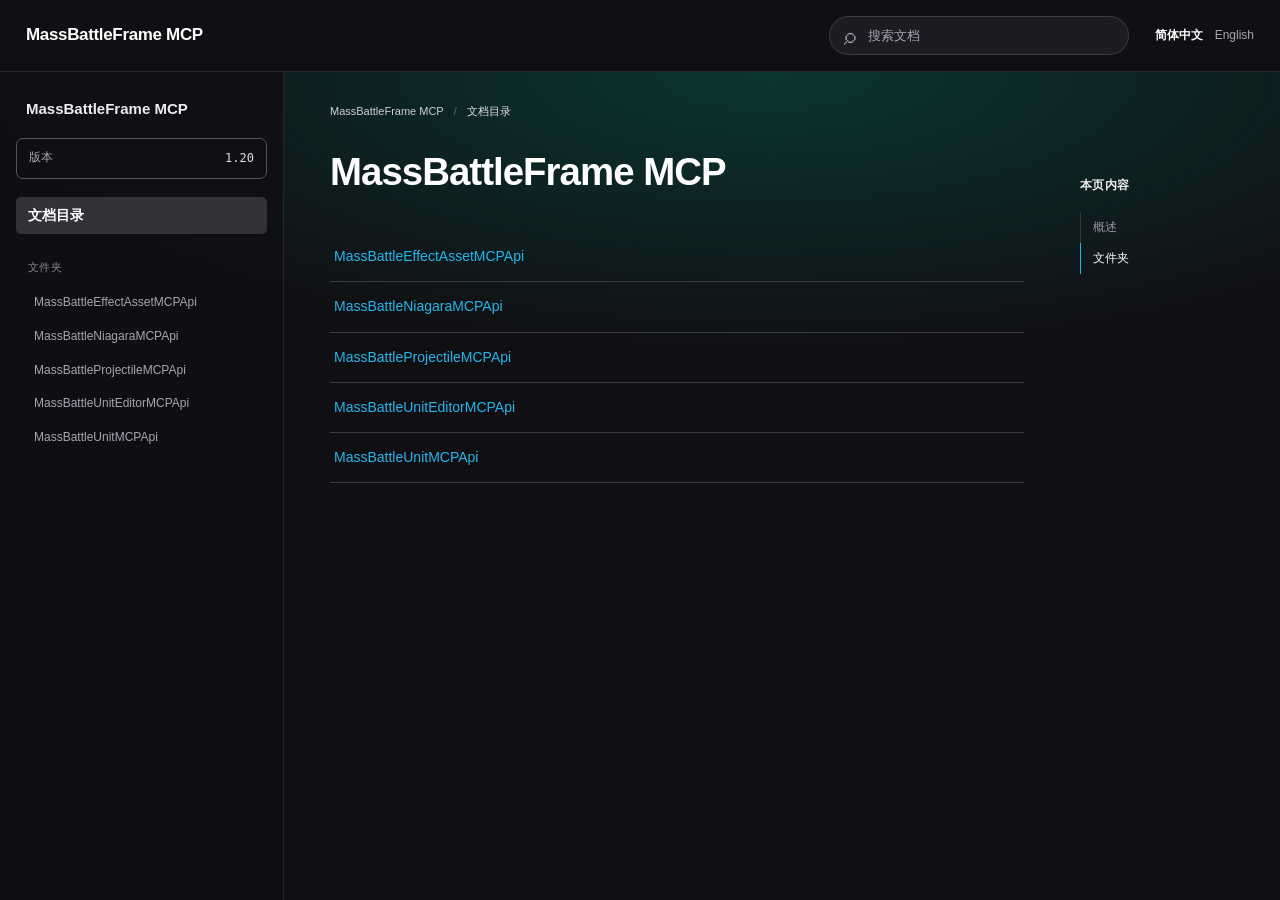
<file: index.html>
<!doctype html><html><head><meta charset="utf-8"><meta http-equiv="refresh" content="0;url=user/zh-CN/index.html"><title>MassBattleFrame MCP</title></head><body><a href="user/zh-CN/index.html">Open documentation</a></body></html>
</file>
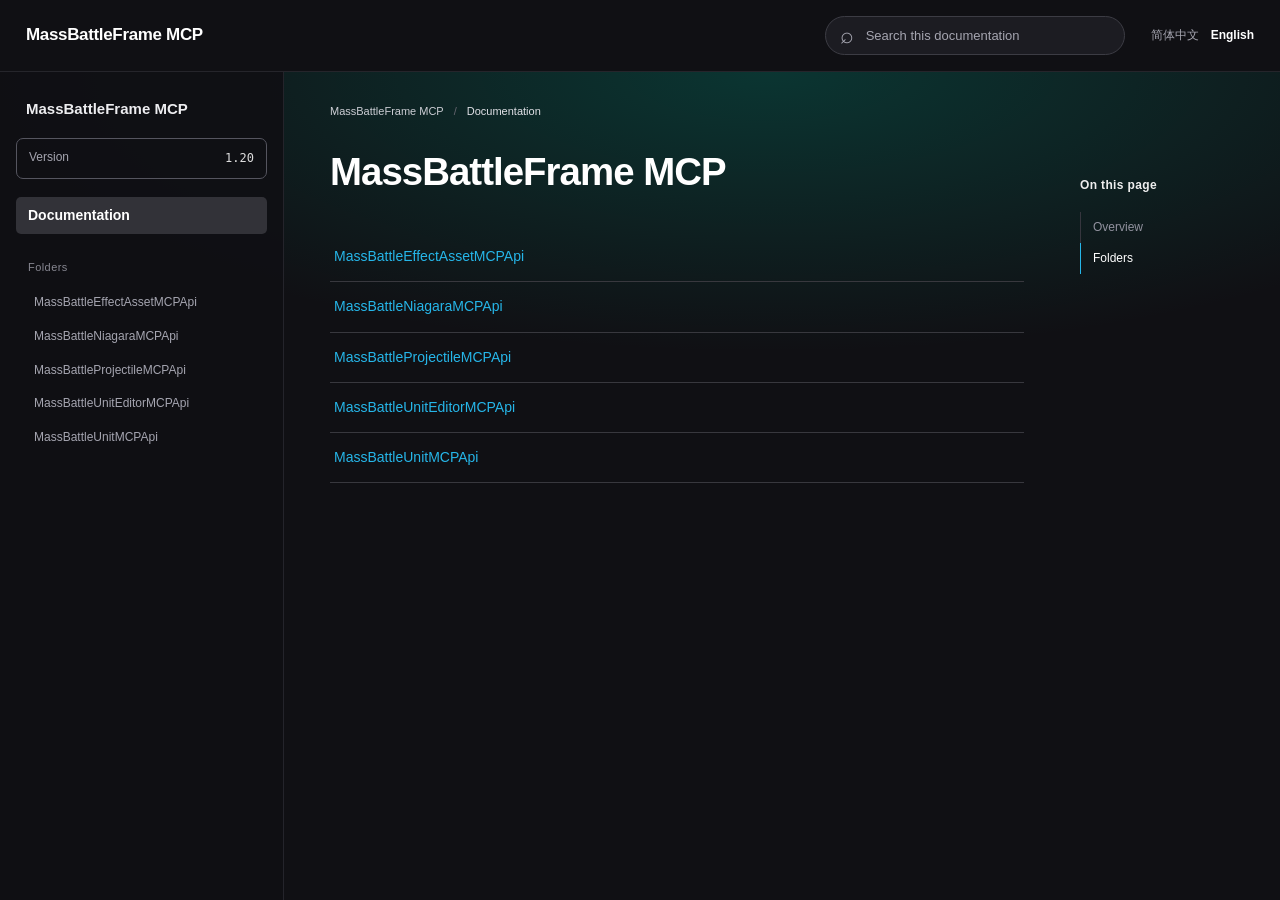
<file: user/en/index.html>
<!doctype html><html lang="en"><head><meta charset="utf-8"><meta name="viewport" content="width=device-width,initial-scale=1"><title>MassBattleFrame MCP · Documentation</title><link rel="stylesheet" href="../../assets/site.css?v=3b2268ddff83"><script defer src="../../assets/site.js?v=3b2268ddff83"></script></head><body>
<a class="skip-link" href="#main-content">Skip to content</a>
<header><button class="menu-toggle" aria-controls="project-navigation" aria-expanded="false">☰ Contents</button><a class="brand" href="index.html">MassBattleFrame MCP</a><div class="header-search"><label class="search"><span aria-hidden="true">⌕</span><input id="search" type="search" placeholder="Search this documentation" aria-label="Search this documentation"></label><div id="search-results" hidden></div></div><nav class="languages"><a href="../zh-CN/index.html">简体中文</a><a aria-current="page" href="../en/index.html">English</a></nav></header>
<aside class="sidebar" id="project-navigation"><div class="sidebar-title">MassBattleFrame MCP</div><div class="version"><span>Version</span><strong>1.20</strong></div><nav aria-label="Contents"><a class="nav-home active" href="index.html">Documentation</a><div class="nav-caption">Folders</div><ul class="document-items"><li><a href="API--item-157806bdfc02007a.html">MassBattleEffectAssetMCPApi</a></li><li><a href="API--item-f8cca041032d4fc7.html">MassBattleNiagaraMCPApi</a></li><li><a href="API--item-e8ef5912931458ab.html">MassBattleProjectileMCPApi</a></li><li><a href="API--item-fc91a2fbf0981fb9.html">MassBattleUnitEditorMCPApi</a></li><li><a href="API--item-d1b51fcabf11eae3.html">MassBattleUnitMCPApi</a></li></ul></nav></aside>
<main id="main-content" tabindex="-1"><nav class="breadcrumbs" aria-label="Documentation"><a href="index.html">MassBattleFrame MCP</a><span>/</span><span>Documentation</span></nav><section class="hero" id="overview"><h1>MassBattleFrame MCP</h1></section><section id="folders"><ul class="document-items"><li><a href="API--item-157806bdfc02007a.html">MassBattleEffectAssetMCPApi</a></li><li><a href="API--item-f8cca041032d4fc7.html">MassBattleNiagaraMCPApi</a></li><li><a href="API--item-e8ef5912931458ab.html">MassBattleProjectileMCPApi</a></li><li><a href="API--item-fc91a2fbf0981fb9.html">MassBattleUnitEditorMCPApi</a></li><li><a href="API--item-d1b51fcabf11eae3.html">MassBattleUnitMCPApi</a></li></ul></section></main>
<aside class="page-toc"><nav aria-label="On this page"><h2>On this page</h2><a href="#overview">Overview</a><a href="#folders">Folders</a></nav></aside><script type="application/json" id="search-index">[{"id": "a216bb0bb8f23afffbd96e5a", "title": "MassBattleEffectAssetMCPApi.h", "name": "MassBattleEffectAssetMCPApi.h", "group": "API", "brief": "Manage Niagara, Cascade, material and Blueprint effect assets and renderer defaults.", "page": "API--item-157806bdfc02007a.html"}, {"id": "121c2a7c7767cc304c3db289", "title": "MassBattleNiagaraMCPApi.h", "name": "MassBattleNiagaraMCPApi.h", "group": "API", "brief": "Inspect and edit Niagara systems for MassBattle batch effect conversion.", "page": "API--item-f8cca041032d4fc7.html"}, {"id": "521d945451f14f9c470f799f", "title": "UMassBattleEffectAssetMCPApi", "name": "UMassBattleEffectAssetMCPApi", "group": "API", "brief": "Inspect and copy effect assets and configure batch renderer class defaults.", "page": "API--item-157806bdfc02007a.html"}, {"id": "37e8c902ff12be9157fe1434", "title": "MCP Batch Fx Read Renderer Defaults", "name": "UMassBattleEffectAssetMCPApi::MCP_BatchFxReadRendererDefaults", "group": "API", "brief": "Inspect effect settings inherited by newly placed renderers.", "page": "API--item-157806bdfc02007a.html"}, {"id": "8304f02e918c6dd9d6fb1580", "title": "MCP Batch Fx Set Renderer Defaults", "name": "UMassBattleEffectAssetMCPApi::MCP_BatchFxSetRendererDefaults", "group": "API", "brief": "Set shared effect systems, channels and batch settings for newly placed renderers.", "page": "API--item-157806bdfc02007a.html"}, {"id": "1ed5c247f62f7df8066a75b7", "title": "MCP Effect Asset Export Text", "name": "UMassBattleEffectAssetMCPApi::MCP_EffectAssetExportText", "group": "API", "brief": "Export asset properties and dependencies for comparison.", "page": "API--item-157806bdfc02007a.html"}, {"id": "14b6c94d7f6875d65509528f", "title": "MCP Effect Asset Get Api Status", "name": "UMassBattleEffectAssetMCPApi::MCP_EffectAssetGetApiStatus", "group": "API", "brief": "Discover effect asset operations available in the connected editor.", "page": "API--item-157806bdfc02007a.html"}, {"id": "e4d95ad1ba5fad1316a37332", "title": "MCP Effect Asset Query", "name": "UMassBattleEffectAssetMCPApi::MCP_EffectAssetQuery", "group": "API", "brief": "Locate supported effect assets by folder, name and class.", "page": "API--item-157806bdfc02007a.html"}, {"id": "d4ef2affa58f66bfde166f8e", "title": "MCP Effect Asset Read Summary", "name": "UMassBattleEffectAssetMCPApi::MCP_EffectAssetReadSummary", "group": "API", "brief": "Inspect system, material or Blueprint data for the asset's actual type.", "page": "API--item-157806bdfc02007a.html"}, {"id": "04bb16bcd1f725dc9055e22e", "title": "MCP Effect Asset Soft Delete", "name": "UMassBattleEffectAssetMCPApi::MCP_EffectAssetSoftDelete", "group": "API", "brief": "Check asset references before moving it to the trash folder.", "page": "API--item-157806bdfc02007a.html"}, {"id": "39123253c82e7e44c871d41b", "title": "MCP Effect Discard Unsaved Duplicate", "name": "UMassBattleEffectAssetMCPApi::MCP_EffectDiscardUnsavedDuplicate", "group": "API", "brief": "Roll back effect copies left unsaved in this editor session.", "page": "API--item-157806bdfc02007a.html"}, {"id": "5bdd0b128069500ca1fa5eeb", "title": "MCP Effect Duplicate Asset", "name": "UMassBattleEffectAssetMCPApi::MCP_EffectDuplicateAsset", "group": "API", "brief": "Preserve the source effect by creating a copy for conversion.", "page": "API--item-157806bdfc02007a.html"}, {"id": "92db2801752bdb4e295d2cfc", "title": "UMassBattleNiagaraMCPApi", "name": "UMassBattleNiagaraMCPApi", "group": "API", "brief": "Inspect and edit effect emitters, modules, parameters and graph connections.", "page": "API--item-f8cca041032d4fc7.html"}, {"id": "5676b7dc1918c255cf560e80", "title": "MCP Niagara Add Sprite Renderer", "name": "UMassBattleNiagaraMCPApi::MCP_NiagaraAddSpriteRenderer", "group": "API", "brief": "Add a sprite renderer with material and visibility bindings to an existing emitter.", "page": "API--item-f8cca041032d4fc7.html"}, {"id": "1a50dfd7fda4456b3ed0591b", "title": "MCP Niagara Apply Graph Edit", "name": "UMassBattleNiagaraMCPApi::MCP_NiagaraApplyGraphEdit", "group": "API", "brief": "Batch-edit graph connections and stacks, then check conversion results.", "page": "API--item-f8cca041032d4fc7.html"}, {"id": "f3c18ab9e985aeaec7aad50f", "title": "MCP Niagara Compare Systems", "name": "UMassBattleNiagaraMCPApi::MCP_NiagaraCompareSystems", "group": "API", "brief": "Check whether a copy or conversion preserves the source system's structure.", "page": "API--item-f8cca041032d4fc7.html"}, {"id": "995da1fa0d6cc1a116568209", "title": "MCP Niagara Delete", "name": "UMassBattleNiagaraMCPApi::MCP_NiagaraDelete", "group": "API", "brief": "Remove renderers or user parameters, or disable an emitter.", "page": "API--item-f8cca041032d4fc7.html"}, {"id": "a759b4f8cd64fc9054a1d43e", "title": "MCP Niagara Export Text", "name": "UMassBattleNiagaraMCPApi::MCP_NiagaraExportText", "group": "API", "brief": "Produce comparable text describing Niagara system structure.", "page": "API--item-f8cca041032d4fc7.html"}, {"id": "69002c5785e40ac7fb85d8ff", "title": "MCP Niagara Get Api Status", "name": "UMassBattleNiagaraMCPApi::MCP_NiagaraGetApiStatus", "group": "API", "brief": "Discover Niagara query and editing operations in the connected editor.", "page": "API--item-f8cca041032d4fc7.html"}, {"id": "887e7cad8d6339fae2c28595", "title": "MCP Niagara Merge Write", "name": "UMassBattleNiagaraMCPApi::MCP_NiagaraMergeWrite", "group": "API", "brief": "Patch system, emitter or renderer properties while retaining other values.", "page": "API--item-f8cca041032d4fc7.html"}, {"id": "11c57f2939e716287888a46d", "title": "MCP Niagara Query", "name": "UMassBattleNiagaraMCPApi::MCP_NiagaraQuery", "group": "API", "brief": "Locate Niagara systems by name or folder.", "page": "API--item-f8cca041032d4fc7.html"}, {"id": "0b02787ba0883ed920ed1f0a", "title": "MCP Niagara Read All", "name": "UMassBattleNiagaraMCPApi::MCP_NiagaraReadAll", "group": "API", "brief": "Inspect system and emitter properties together with module pin values.", "page": "API--item-f8cca041032d4fc7.html"}, {"id": "29984bf4b93358d500caf83c", "title": "MCP Niagara Read Graph", "name": "UMassBattleNiagaraMCPApi::MCP_NiagaraReadGraph", "group": "API", "brief": "Obtain node, pin and link IDs for precise graph edits.", "page": "API--item-f8cca041032d4fc7.html"}, {"id": "0d4232cb2cb06db9366d2a7d", "title": "MCP Niagara Read Module", "name": "UMassBattleNiagaraMCPApi::MCP_NiagaraReadModule", "group": "API", "brief": "Identify a module and its pins before editing them.", "page": "API--item-f8cca041032d4fc7.html"}, {"id": "d98b4776d0044e5e4d6cf2c7", "title": "MCP Niagara Read Summary", "name": "UMassBattleNiagaraMCPApi::MCP_NiagaraReadSummary", "group": "API", "brief": "Inspect the system's emitters, renderers and user parameters.", "page": "API--item-f8cca041032d4fc7.html"}, {"id": "ace0ea6f2364692aea1b491f", "title": "MCP Niagara Set Emitter Enabled", "name": "UMassBattleNiagaraMCPApi::MCP_NiagaraSetEmitterEnabled", "group": "API", "brief": "Switch an emitter's participation and report the actual state change.", "page": "API--item-f8cca041032d4fc7.html"}, {"id": "a6b89cde4343d33b2ff63bb0", "title": "MCP Niagara Set Module Pin", "name": "UMassBattleNiagaraMCPApi::MCP_NiagaraSetModulePin", "group": "API", "brief": "Use a node or module selector to adjust an input pin's default.", "page": "API--item-f8cca041032d4fc7.html"}, {"id": "66c977bd2407339cd1c67281", "title": "UMassBattleProjectileMCPApi", "name": "UMassBattleProjectileMCPApi", "group": "API", "brief": "Maintain projectile movement, damage, triggers and lifecycle effect settings.", "page": "API--item-e8ef5912931458ab.html"}, {"id": "d6ce6c7a919747b536e02a1f", "title": "MCP Projectile Create", "name": "UMassBattleProjectileMCPApi::MCP_ProjectileCreate", "group": "API", "brief": "Create a validated projectile config from a template or class defaults.", "page": "API--item-e8ef5912931458ab.html"}, {"id": "b9c8ea24e9f1bb329f8ea4af", "title": "MCP Projectile Delete", "name": "UMassBattleProjectileMCPApi::MCP_ProjectileDelete", "group": "API", "brief": "Check references before previewing or executing asset removal.", "page": "API--item-e8ef5912931458ab.html"}, {"id": "14dfa0115cbc16348e0af60e", "title": "MCP Projectile Get", "name": "UMassBattleProjectileMCPApi::MCP_ProjectileGet", "group": "API", "brief": "Inspect active projectile data with optional validation and references.", "page": "API--item-e8ef5912931458ab.html"}, {"id": "35e59a8ac12b695069462e08", "title": "MCP Projectile Get Api Status", "name": "UMassBattleProjectileMCPApi::MCP_ProjectileGetApiStatus", "group": "API", "brief": "Discover projectile editing and validation operations in the editor.", "page": "API--item-e8ef5912931458ab.html"}, {"id": "9fbe36f339d1c9b8106b5e52", "title": "MCP Projectile Get Schema", "name": "UMassBattleProjectileMCPApi::MCP_ProjectileGetSchema", "group": "API", "brief": "Obtain field types and write rules for movement and damage modes.", "page": "API--item-e8ef5912931458ab.html"}, {"id": "0af603bc32196202916cce83", "title": "MCP Projectile List", "name": "UMassBattleProjectileMCPApi::MCP_ProjectileList", "group": "API", "brief": "Filter projectile assets by path and inspect their configuration summaries.", "page": "API--item-e8ef5912931458ab.html"}, {"id": "1fc6baed18807098dc1585e2", "title": "MCP Projectile Query", "name": "UMassBattleProjectileMCPApi::MCP_ProjectileQuery", "group": "API", "brief": "Locate projectile configuration assets by name or path.", "page": "API--item-e8ef5912931458ab.html"}, {"id": "ed6542a04ab8e639b6eb2caf", "title": "MCP Projectile Validate", "name": "UMassBattleProjectileMCPApi::MCP_ProjectileValidate", "group": "API", "brief": "Find movement, damage ownership and lifecycle effect configuration issues.", "page": "API--item-e8ef5912931458ab.html"}, {"id": "b804e2a2a4a024f0d72829eb", "title": "MCP Projectile Write", "name": "UMassBattleProjectileMCPApi::MCP_ProjectileWrite", "group": "API", "brief": "Validate a partial update before changing the projectile asset.", "page": "API--item-e8ef5912931458ab.html"}, {"id": "42563a962229e9245764506d", "title": "UMassBattleStyleMCPApi", "name": "UMassBattleStyleMCPApi", "group": "API", "brief": "Report unit style distributions and plan asset folder organization.", "page": "API--item-d1b51fcabf11eae3.html"}, {"id": "d4646de84643b992c382d68b", "title": "MCP Style Plan Organize Units", "name": "UMassBattleStyleMCPApi::MCP_StylePlanOrganizeUnits", "group": "API", "brief": "Calculate destination folders and a move list from unit styles.", "page": "API--item-d1b51fcabf11eae3.html"}, {"id": "6e532f452a683bce1d9d0456", "title": "MCP Style Summarize Units", "name": "UMassBattleStyleMCPApi::MCP_StyleSummarizeUnits", "group": "API", "brief": "Count units by style family, style index and path category.", "page": "API--item-d1b51fcabf11eae3.html"}, {"id": "c0e0517912a3f45b7ec2d79e", "title": "UMassBattleUnitEditorMCPApi", "name": "UMassBattleUnitEditorMCPApi", "group": "API", "brief": "Build VAT units from skeletal meshes or Actors and organize the resulting assets.", "page": "API--item-fc91a2fbf0981fb9.html"}, {"id": "cd233af70f1d8c2728f692b2", "title": "MCP Editor Apply Create Vat Unit", "name": "UMassBattleUnitEditorMCPApi::MCP_EditorApplyCreateVatUnit", "group": "API", "brief": "Create a unit that plays baked skeletal animation through a static mesh.", "page": "API--item-fc91a2fbf0981fb9.html"}, {"id": "02c2006ee72102c8ecbb0ccd", "title": "MCP Editor Apply Create Vat Unit From Actor", "name": "UMassBattleUnitEditorMCPApi::MCP_EditorApplyCreateVatUnitFromActor", "group": "API", "brief": "Combine an Actor's components and weapon into an animated VAT unit.", "page": "API--item-fc91a2fbf0981fb9.html"}, {"id": "3d755114d18d68aa76bcae42", "title": "MCP Editor Apply Create Vat Unit From Selection", "name": "UMassBattleUnitEditorMCPApi::MCP_EditorApplyCreateVatUnitFromSelection", "group": "API", "brief": "Resolve selected source assets into a specification and generate a VAT unit.", "page": "API--item-fc91a2fbf0981fb9.html"}, {"id": "4828e74da48c7b37e13d5234", "title": "MCP Editor Apply Organize Unit Assets", "name": "UMassBattleUnitEditorMCPApi::MCP_EditorApplyOrganizeUnitAssets", "group": "API", "brief": "Move a unit and its linked source and generated assets into a style layout.", "page": "API--item-fc91a2fbf0981fb9.html"}, {"id": "bcebab4067df23167e6b26d5", "title": "MCP Editor Get Profile", "name": "UMassBattleUnitEditorMCPApi::MCP_EditorGetProfile", "group": "API", "brief": "Inspect the complete JSON settings of a style or recipe.", "page": "API--item-fc91a2fbf0981fb9.html"}, {"id": "8edb1e011964b43f299942c1", "title": "MCP Editor Get Status", "name": "UMassBattleUnitEditorMCPApi::MCP_EditorGetStatus", "group": "API", "brief": "Discover VAT authoring and asset organization capabilities in the editor.", "page": "API--item-fc91a2fbf0981fb9.html"}, {"id": "141783df34aa4d987d0041c6", "title": "MCP Editor Inspect Actor Assembly", "name": "UMassBattleUnitEditorMCPApi::MCP_EditorInspectActorAssembly", "group": "API", "brief": "Check component materials and weapon bones before assembling an Actor.", "page": "API--item-fc91a2fbf0981fb9.html"}, {"id": "53ccd540ea4489640651bcb1", "title": "MCP Editor Inspect Vat Animation", "name": "UMassBattleUnitEditorMCPApi::MCP_EditorInspectVatAnimation", "group": "API", "brief": "Check skin weights, frame motion, lookup UVs and animation settings.", "page": "API--item-fc91a2fbf0981fb9.html"}, {"id": "ed8062a5e38633ab1ae47e8f", "title": "MCP Editor List Profiles", "name": "UMassBattleUnitEditorMCPApi::MCP_EditorListProfiles", "group": "API", "brief": "Choose styles and recipes for VAT unit authoring.", "page": "API--item-fc91a2fbf0981fb9.html"}, {"id": "713e7cc2433a3e9e5d433076", "title": "MCP Editor Plan Create Vat Unit", "name": "UMassBattleUnitEditorMCPApi::MCP_EditorPlanCreateVatUnit", "group": "API", "brief": "Inspect source assets and output layout before VAT generation.", "page": "API--item-fc91a2fbf0981fb9.html"}, {"id": "62c8bda9a7948307559a8474", "title": "MCP Editor Plan Create Vat Unit From Actor", "name": "UMassBattleUnitEditorMCPApi::MCP_EditorPlanCreateVatUnitFromActor", "group": "API", "brief": "Inspect an Actor assembly plan and its resolved VAT specification.", "page": "API--item-fc91a2fbf0981fb9.html"}, {"id": "00888c985e70f798d418dac3", "title": "MCP Editor Plan Create Vat Unit From Selection", "name": "UMassBattleUnitEditorMCPApi::MCP_EditorPlanCreateVatUnitFromSelection", "group": "API", "brief": "Inspect the VAT specification resolved from selected assets.", "page": "API--item-fc91a2fbf0981fb9.html"}, {"id": "3ba0d564f389daa7675f5454", "title": "MCP Editor Plan Organize Unit Assets", "name": "UMassBattleUnitEditorMCPApi::MCP_EditorPlanOrganizeUnitAssets", "group": "API", "brief": "Inspect destination folders for a unit and its linked assets.", "page": "API--item-fc91a2fbf0981fb9.html"}, {"id": "da2c4941d49ab17eec32a854", "title": "MCP Editor Validate Create Vat Unit", "name": "UMassBattleUnitEditorMCPApi::MCP_EditorValidateCreateVatUnit", "group": "API", "brief": "Check required VAT fields and referenced assets.", "page": "API--item-fc91a2fbf0981fb9.html"}, {"id": "e447a21781410439a3eb4807", "title": "UMassBattleUnitMCPApi", "name": "UMassBattleUnitMCPApi", "group": "API", "brief": "Query, create and patch unit configuration assets and Unit Source Actors.", "page": "API--item-d1b51fcabf11eae3.html"}, {"id": "7b779567d9d6cabf5c6056f9", "title": "MCP Unit Apply Plan", "name": "UMassBattleUnitMCPApi::MCP_UnitApplyPlan", "group": "API", "brief": "Write the changes recorded in a reviewed unit plan.", "page": "API--item-d1b51fcabf11eae3.html"}, {"id": "c984d38817739fb8647bc21b", "title": "MCP Unit Create", "name": "UMassBattleUnitMCPApi::MCP_UnitCreate", "group": "API", "brief": "Use a template to create unit data or a Unit Source Actor.", "page": "API--item-d1b51fcabf11eae3.html"}, {"id": "3467883ba4fc1ad77711d87d", "title": "MCP Unit Delete", "name": "UMassBattleUnitMCPApi::MCP_UnitDelete", "group": "API", "brief": "Preview or execute a unit asset deletion plan.", "page": "API--item-d1b51fcabf11eae3.html"}, {"id": "6520fcd2dafd24ca7beaf44c", "title": "MCP Unit Export", "name": "UMassBattleUnitMCPApi::MCP_UnitExport", "group": "API", "brief": "Produce JSON or CSV balance data for comparison and tuning.", "page": "API--item-d1b51fcabf11eae3.html"}, {"id": "c9038103dd9cd30c636091f3", "title": "MCP Unit Find Assets", "name": "UMassBattleUnitMCPApi::MCP_UnitFindAssets", "group": "API", "brief": "Locate meshes, renderers and effects for unit authoring.", "page": "API--item-d1b51fcabf11eae3.html"}, {"id": "70cb383a77dbbd99fc641365", "title": "MCP Unit Get", "name": "UMassBattleUnitMCPApi::MCP_UnitGet", "group": "API", "brief": "Inspect authored unit data and source Actor export information.", "page": "API--item-d1b51fcabf11eae3.html"}, {"id": "bcb1c45cee3e0fa375ae54f0", "title": "MCP Unit Get Api Status", "name": "UMassBattleUnitMCPApi::MCP_UnitGetApiStatus", "group": "API", "brief": "Discover the unit operations available in the connected editor.", "page": "API--item-d1b51fcabf11eae3.html"}, {"id": "75df77daf143abcbe739d1ac", "title": "MCP Unit Get Schema", "name": "UMassBattleUnitMCPApi::MCP_UnitGetSchema", "group": "API", "brief": "Identify field names, types and nested structures accepted by unit patches.", "page": "API--item-d1b51fcabf11eae3.html"}, {"id": "e4ecdc9e9ad4af21cb7a0133", "title": "MCP Unit List", "name": "UMassBattleUnitMCPApi::MCP_UnitList", "group": "API", "brief": "Find unit assets and their balance values by path.", "page": "API--item-d1b51fcabf11eae3.html"}, {"id": "44d8610c3495cb324c333576", "title": "MCP Unit Merge Update", "name": "UMassBattleUnitMCPApi::MCP_UnitMergeUpdate", "group": "API", "brief": "Change selected unit fields while retaining unspecified data.", "page": "API--item-d1b51fcabf11eae3.html"}, {"id": "1352dc5db4096033a86c953b", "title": "MCP Unit Plan Merge Update", "name": "UMassBattleUnitMCPApi::MCP_UnitPlanMergeUpdate", "group": "API", "brief": "Review field changes before writing a partial unit update.", "page": "API--item-d1b51fcabf11eae3.html"}, {"id": "7a05a9ee35a81326094b0c55", "title": "MCP Unit Preview Diff", "name": "UMassBattleUnitMCPApi::MCP_UnitPreviewDiff", "group": "API", "brief": "Inspect a stored plan's full diff and applicability.", "page": "API--item-d1b51fcabf11eae3.html"}]</script></body></html>
</file>
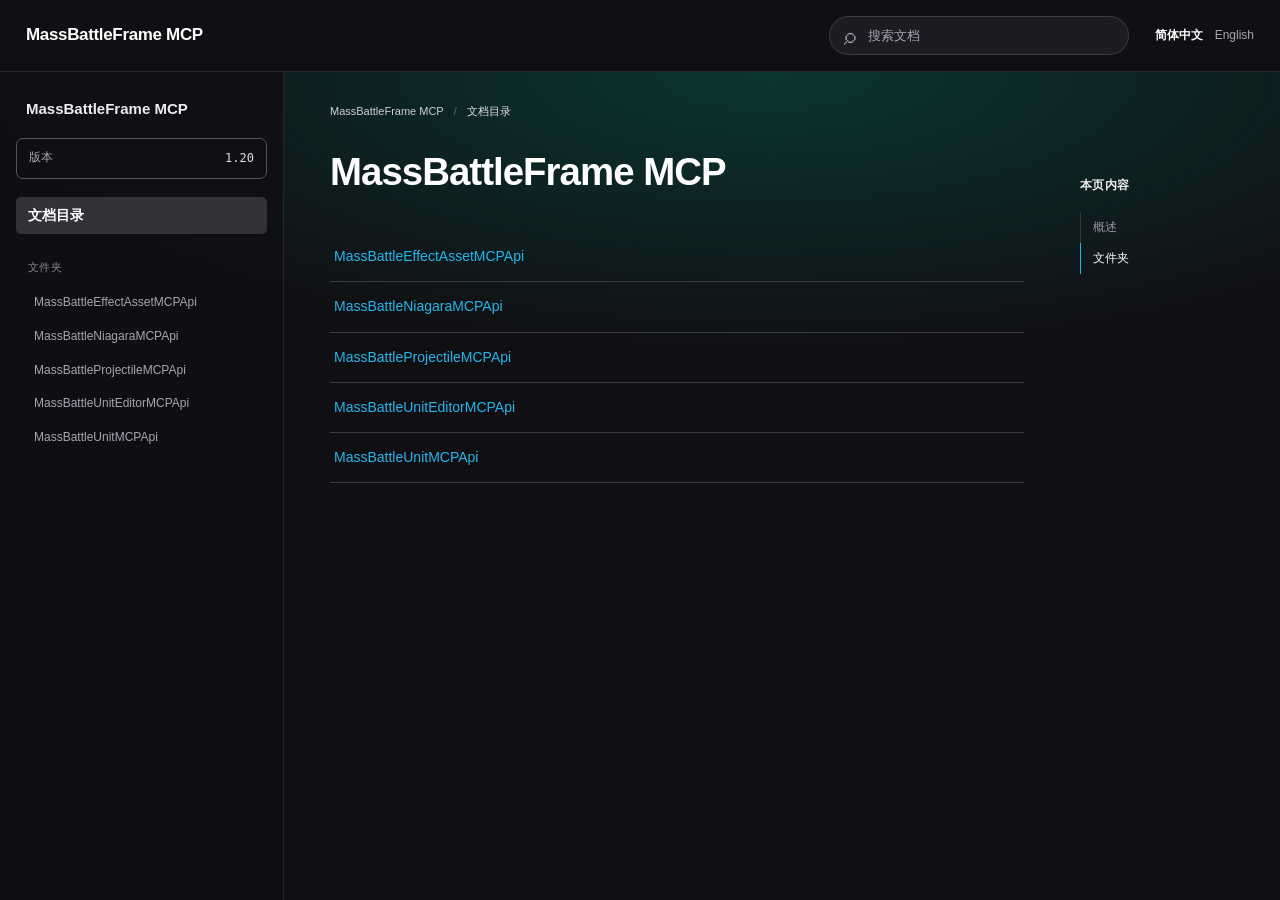
<file: user/zh-CN/index.html>
<!doctype html><html lang="zh-CN"><head><meta charset="utf-8"><meta name="viewport" content="width=device-width,initial-scale=1"><title>MassBattleFrame MCP · 文档目录</title><link rel="stylesheet" href="../../assets/site.css?v=3b2268ddff83"><script defer src="../../assets/site.js?v=3b2268ddff83"></script></head><body>
<a class="skip-link" href="#main-content">跳转到正文</a>
<header><button class="menu-toggle" aria-controls="project-navigation" aria-expanded="false">☰ 目录</button><a class="brand" href="index.html">MassBattleFrame MCP</a><div class="header-search"><label class="search"><span aria-hidden="true">⌕</span><input id="search" type="search" placeholder="搜索文档" aria-label="搜索文档"></label><div id="search-results" hidden></div></div><nav class="languages"><a aria-current="page" href="../zh-CN/index.html">简体中文</a><a href="../en/index.html">English</a></nav></header>
<aside class="sidebar" id="project-navigation"><div class="sidebar-title">MassBattleFrame MCP</div><div class="version"><span>版本</span><strong>1.20</strong></div><nav aria-label="目录"><a class="nav-home active" href="index.html">文档目录</a><div class="nav-caption">文件夹</div><ul class="document-items"><li><a href="API--item-157806bdfc02007a.html">MassBattleEffectAssetMCPApi</a></li><li><a href="API--item-f8cca041032d4fc7.html">MassBattleNiagaraMCPApi</a></li><li><a href="API--item-e8ef5912931458ab.html">MassBattleProjectileMCPApi</a></li><li><a href="API--item-fc91a2fbf0981fb9.html">MassBattleUnitEditorMCPApi</a></li><li><a href="API--item-d1b51fcabf11eae3.html">MassBattleUnitMCPApi</a></li></ul></nav></aside>
<main id="main-content" tabindex="-1"><nav class="breadcrumbs" aria-label="项目文档"><a href="index.html">MassBattleFrame MCP</a><span>/</span><span>文档目录</span></nav><section class="hero" id="overview"><h1>MassBattleFrame MCP</h1></section><section id="folders"><ul class="document-items"><li><a href="API--item-157806bdfc02007a.html">MassBattleEffectAssetMCPApi</a></li><li><a href="API--item-f8cca041032d4fc7.html">MassBattleNiagaraMCPApi</a></li><li><a href="API--item-e8ef5912931458ab.html">MassBattleProjectileMCPApi</a></li><li><a href="API--item-fc91a2fbf0981fb9.html">MassBattleUnitEditorMCPApi</a></li><li><a href="API--item-d1b51fcabf11eae3.html">MassBattleUnitMCPApi</a></li></ul></section></main>
<aside class="page-toc"><nav aria-label="本页内容"><h2>本页内容</h2><a href="#overview">概述</a><a href="#folders">文件夹</a></nav></aside><script type="application/json" id="search-index">[{"id": "a216bb0bb8f23afffbd96e5a", "title": "MassBattleEffectAssetMCPApi.h", "name": "MassBattleEffectAssetMCPApi.h", "group": "API", "brief": "管理 Niagara、Cascade、材质和蓝图等特效资产及渲染默认配置。", "page": "API--item-157806bdfc02007a.html"}, {"id": "121c2a7c7767cc304c3db289", "title": "MassBattleNiagaraMCPApi.h", "name": "MassBattleNiagaraMCPApi.h", "group": "API", "brief": "为 MassBattle 批处理改造提供 Niagara 结构检查与图编辑工具。", "page": "API--item-f8cca041032d4fc7.html"}, {"id": "521d945451f14f9c470f799f", "title": "UMassBattleEffectAssetMCPApi", "name": "UMassBattleEffectAssetMCPApi", "group": "API", "brief": "检查、复制特效资产，并配置批处理渲染器的类默认值。", "page": "API--item-157806bdfc02007a.html"}, {"id": "37e8c902ff12be9157fe1434", "title": "读取批处理特效渲染器默认值", "name": "UMassBattleEffectAssetMCPApi::MCP_BatchFxReadRendererDefaults", "group": "API", "brief": "查看新放置渲染器将继承的特效配置。", "page": "API--item-157806bdfc02007a.html"}, {"id": "8304f02e918c6dd9d6fb1580", "title": "设置批处理特效渲染器默认值", "name": "UMassBattleEffectAssetMCPApi::MCP_BatchFxSetRendererDefaults", "group": "API", "brief": "为后续放置的特效渲染器设置统一的系统、数据通道和批量配置。", "page": "API--item-157806bdfc02007a.html"}, {"id": "1ed5c247f62f7df8066a75b7", "title": "导出特效资产文本", "name": "UMassBattleEffectAssetMCPApi::MCP_EffectAssetExportText", "group": "API", "brief": "导出属性与依赖信息，用于比较特效资产。", "page": "API--item-157806bdfc02007a.html"}, {"id": "14b6c94d7f6875d65509528f", "title": "列出特效资产工具能力", "name": "UMassBattleEffectAssetMCPApi::MCP_EffectAssetGetApiStatus", "group": "API", "brief": "确认当前编辑器可用的特效资产操作。", "page": "API--item-157806bdfc02007a.html"}, {"id": "e4d95ad1ba5fad1316a37332", "title": "查询特效资产", "name": "UMassBattleEffectAssetMCPApi::MCP_EffectAssetQuery", "group": "API", "brief": "按目录、名称和类型定位可处理的特效资产。", "page": "API--item-157806bdfc02007a.html"}, {"id": "d4ef2affa58f66bfde166f8e", "title": "读取特效资产摘要", "name": "UMassBattleEffectAssetMCPApi::MCP_EffectAssetReadSummary", "group": "API", "brief": "取得资产类型对应的系统、材质或蓝图信息。", "page": "API--item-157806bdfc02007a.html"}, {"id": "04bb16bcd1f725dc9055e22e", "title": "将特效资产移入回收目录", "name": "UMassBattleEffectAssetMCPApi::MCP_EffectAssetSoftDelete", "group": "API", "brief": "检查资产引用后将其移入回收目录。", "page": "API--item-157806bdfc02007a.html"}, {"id": "39123253c82e7e44c871d41b", "title": "丢弃未保存的特效副本", "name": "UMassBattleEffectAssetMCPApi::MCP_EffectDiscardUnsavedDuplicate", "group": "API", "brief": "回滚本次编辑器会话中尚未保存的特效副本。", "page": "API--item-157806bdfc02007a.html"}, {"id": "5bdd0b128069500ca1fa5eeb", "title": "复制特效资产", "name": "UMassBattleEffectAssetMCPApi::MCP_EffectDuplicateAsset", "group": "API", "brief": "保留源效果数据创建副本，供后续改造。", "page": "API--item-157806bdfc02007a.html"}, {"id": "92db2801752bdb4e295d2cfc", "title": "UMassBattleNiagaraMCPApi", "name": "UMassBattleNiagaraMCPApi", "group": "API", "brief": "检查和修改特效发射器、模块、参数及图连接。", "page": "API--item-f8cca041032d4fc7.html"}, {"id": "5676b7dc1918c255cf560e80", "title": "添加 Niagara 精灵渲染器", "name": "UMassBattleNiagaraMCPApi::MCP_NiagaraAddSpriteRenderer", "group": "API", "brief": "为现有发射器添加带材质与显示绑定的精灵渲染器。", "page": "API--item-f8cca041032d4fc7.html"}, {"id": "1a50dfd7fda4456b3ed0591b", "title": "按顺序应用 Niagara 图编辑", "name": "UMassBattleNiagaraMCPApi::MCP_NiagaraApplyGraphEdit", "group": "API", "brief": "批量调整图连接和堆栈，并校验改造结果。", "page": "API--item-f8cca041032d4fc7.html"}, {"id": "f3c18ab9e985aeaec7aad50f", "title": "比较 Niagara 系统语义", "name": "UMassBattleNiagaraMCPApi::MCP_NiagaraCompareSystems", "group": "API", "brief": "检查副本或改造结果是否保留源系统的效果结构。", "page": "API--item-f8cca041032d4fc7.html"}, {"id": "995da1fa0d6cc1a116568209", "title": "执行 Niagara 显式删除", "name": "UMassBattleNiagaraMCPApi::MCP_NiagaraDelete", "group": "API", "brief": "移除渲染器或用户参数，或停用指定发射器。", "page": "API--item-f8cca041032d4fc7.html"}, {"id": "a759b4f8cd64fc9054a1d43e", "title": "导出 Niagara 确定性文本", "name": "UMassBattleNiagaraMCPApi::MCP_NiagaraExportText", "group": "API", "brief": "生成便于逐项比较的 Niagara 结构文本。", "page": "API--item-f8cca041032d4fc7.html"}, {"id": "69002c5785e40ac7fb85d8ff", "title": "列出 Niagara 工具能力", "name": "UMassBattleNiagaraMCPApi::MCP_NiagaraGetApiStatus", "group": "API", "brief": "确认当前编辑器可用的 Niagara 查询与编辑操作。", "page": "API--item-f8cca041032d4fc7.html"}, {"id": "887e7cad8d6339fae2c28595", "title": "合并写入 Niagara 属性", "name": "UMassBattleNiagaraMCPApi::MCP_NiagaraMergeWrite", "group": "API", "brief": "局部修改系统、发射器或渲染器属性并保留其余值。", "page": "API--item-f8cca041032d4fc7.html"}, {"id": "11c57f2939e716287888a46d", "title": "查询 Niagara 系统", "name": "UMassBattleNiagaraMCPApi::MCP_NiagaraQuery", "group": "API", "brief": "按名称或目录定位 Niagara 系统资产。", "page": "API--item-f8cca041032d4fc7.html"}, {"id": "0b02787ba0883ed920ed1f0a", "title": "读取 Niagara 完整属性与模块", "name": "UMassBattleNiagaraMCPApi::MCP_NiagaraReadAll", "group": "API", "brief": "查看系统、发射器属性以及模块引脚值。", "page": "API--item-f8cca041032d4fc7.html"}, {"id": "29984bf4b93358d500caf83c", "title": "读取 Niagara 脚本图", "name": "UMassBattleNiagaraMCPApi::MCP_NiagaraReadGraph", "group": "API", "brief": "取得图节点、引脚和连线标识，供精确编辑使用。", "page": "API--item-f8cca041032d4fc7.html"}, {"id": "0d4232cb2cb06db9366d2a7d", "title": "读取 Niagara 模块与引脚", "name": "UMassBattleNiagaraMCPApi::MCP_NiagaraReadModule", "group": "API", "brief": "定位指定模块及其引脚，取得后续修改所需标识。", "page": "API--item-f8cca041032d4fc7.html"}, {"id": "d98b4776d0044e5e4d6cf2c7", "title": "读取 Niagara 系统摘要", "name": "UMassBattleNiagaraMCPApi::MCP_NiagaraReadSummary", "group": "API", "brief": "快速查看系统的发射器、渲染器和用户参数组成。", "page": "API--item-f8cca041032d4fc7.html"}, {"id": "ace0ea6f2364692aea1b491f", "title": "设置 Niagara 发射器启用状态", "name": "UMassBattleNiagaraMCPApi::MCP_NiagaraSetEmitterEnabled", "group": "API", "brief": "切换指定发射器的启用状态并返回实际变更结果。", "page": "API--item-f8cca041032d4fc7.html"}, {"id": "a6b89cde4343d33b2ff63bb0", "title": "设置 Niagara 模块引脚默认值", "name": "UMassBattleNiagaraMCPApi::MCP_NiagaraSetModulePin", "group": "API", "brief": "使用节点或模块选择器调整输入引脚的默认值。", "page": "API--item-f8cca041032d4fc7.html"}, {"id": "66c977bd2407339cd1c67281", "title": "UMassBattleProjectileMCPApi", "name": "UMassBattleProjectileMCPApi", "group": "API", "brief": "维护投射物的移动、伤害、触发和生命周期特效配置。", "page": "API--item-e8ef5912931458ab.html"}, {"id": "d6ce6c7a919747b536e02a1f", "title": "创建投射物配置", "name": "UMassBattleProjectileMCPApi::MCP_ProjectileCreate", "group": "API", "brief": "从模板或类默认值生成通过校验的投射物配置。", "page": "API--item-e8ef5912931458ab.html"}, {"id": "b9c8ea24e9f1bb329f8ea4af", "title": "规划或删除投射物配置", "name": "UMassBattleProjectileMCPApi::MCP_ProjectileDelete", "group": "API", "brief": "检查引用关系后预览或执行资产移除。", "page": "API--item-e8ef5912931458ab.html"}, {"id": "14dfa0115cbc16348e0af60e", "title": "读取投射物配置", "name": "UMassBattleProjectileMCPApi::MCP_ProjectileGet", "group": "API", "brief": "查看当前生效的投射物配置及可选的校验、引用信息。", "page": "API--item-e8ef5912931458ab.html"}, {"id": "35e59a8ac12b695069462e08", "title": "列出投射物工具能力", "name": "UMassBattleProjectileMCPApi::MCP_ProjectileGetApiStatus", "group": "API", "brief": "确认当前编辑器的投射物读写与校验操作。", "page": "API--item-e8ef5912931458ab.html"}, {"id": "9fbe36f339d1c9b8106b5e52", "title": "读取投射物字段结构", "name": "UMassBattleProjectileMCPApi::MCP_ProjectileGetSchema", "group": "API", "brief": "获取各移动、伤害模式的字段类型和写入规则。", "page": "API--item-e8ef5912931458ab.html"}, {"id": "0af603bc32196202916cce83", "title": "列出投射物配置", "name": "UMassBattleProjectileMCPApi::MCP_ProjectileList", "group": "API", "brief": "按路径筛选投射物资产并查看配置摘要。", "page": "API--item-e8ef5912931458ab.html"}, {"id": "1fc6baed18807098dc1585e2", "title": "查询投射物配置", "name": "UMassBattleProjectileMCPApi::MCP_ProjectileQuery", "group": "API", "brief": "通过名称或路径定位投射物配置资产。", "page": "API--item-e8ef5912931458ab.html"}, {"id": "ed6542a04ab8e639b6eb2caf", "title": "校验投射物配置", "name": "UMassBattleProjectileMCPApi::MCP_ProjectileValidate", "group": "API", "brief": "检查移动、伤害归属和生命周期特效的配置问题。", "page": "API--item-e8ef5912931458ab.html"}, {"id": "b804e2a2a4a024f0d72829eb", "title": "合并写入投射物配置", "name": "UMassBattleProjectileMCPApi::MCP_ProjectileWrite", "group": "API", "brief": "校验局部改动后写入，保留未指定的投射物字段。", "page": "API--item-e8ef5912931458ab.html"}, {"id": "42563a962229e9245764506d", "title": "UMassBattleStyleMCPApi", "name": "UMassBattleStyleMCPApi", "group": "API", "brief": "按单位风格统计资产分布并生成目录整理方案。", "page": "API--item-d1b51fcabf11eae3.html"}, {"id": "d4646de84643b992c382d68b", "title": "规划单位风格目录整理", "name": "UMassBattleStyleMCPApi::MCP_StylePlanOrganizeUnits", "group": "API", "brief": "按风格计算单位资产的目标目录和移动清单。", "page": "API--item-d1b51fcabf11eae3.html"}, {"id": "6e532f452a683bce1d9d0456", "title": "汇总单位风格组织", "name": "UMassBattleStyleMCPApi::MCP_StyleSummarizeUnits", "group": "API", "brief": "统计风格系列、风格索引和目录类别的单位分布。", "page": "API--item-d1b51fcabf11eae3.html"}, {"id": "c0e0517912a3f45b7ec2d79e", "title": "UMassBattleUnitEditorMCPApi", "name": "UMassBattleUnitEditorMCPApi", "group": "API", "brief": "把骨骼网格体或 Actor 制作为 VAT 单位，并整理生成资产。", "page": "API--item-fc91a2fbf0981fb9.html"}, {"id": "cd233af70f1d8c2728f692b2", "title": "生成或更新 VAT 单位", "name": "UMassBattleUnitEditorMCPApi::MCP_EditorApplyCreateVatUnit", "group": "API", "brief": "将骨骼动画烘焙成贴图，生成用静态网格播放动画的单位。", "page": "API--item-fc91a2fbf0981fb9.html"}, {"id": "02c2006ee72102c8ecbb0ccd", "title": "从 Actor 装配并生成 VAT 单位", "name": "UMassBattleUnitEditorMCPApi::MCP_EditorApplyCreateVatUnitFromActor", "group": "API", "brief": "将 Actor 组件及武器装配为可播放动画的 VAT 单位。", "page": "API--item-fc91a2fbf0981fb9.html"}, {"id": "3d755114d18d68aa76bcae42", "title": "从选区生成 VAT 单位", "name": "UMassBattleUnitEditorMCPApi::MCP_EditorApplyCreateVatUnitFromSelection", "group": "API", "brief": "自动从选中资产解析参数并生成 VAT 单位。", "page": "API--item-fc91a2fbf0981fb9.html"}, {"id": "4828e74da48c7b37e13d5234", "title": "执行单位关联资产整理", "name": "UMassBattleUnitEditorMCPApi::MCP_EditorApplyOrganizeUnitAssets", "group": "API", "brief": "按风格布局移动单位及其关联的源资产和生成资产。", "page": "API--item-fc91a2fbf0981fb9.html"}, {"id": "bcebab4067df23167e6b26d5", "title": "读取单位风格或配方", "name": "UMassBattleUnitEditorMCPApi::MCP_EditorGetProfile", "group": "API", "brief": "查看指定风格或配方的完整 JSON 配置。", "page": "API--item-fc91a2fbf0981fb9.html"}, {"id": "8edb1e011964b43f299942c1", "title": "列出单位编辑流程能力", "name": "UMassBattleUnitEditorMCPApi::MCP_EditorGetStatus", "group": "API", "brief": "确认当前编辑器的 VAT 制作与资产整理能力。", "page": "API--item-fc91a2fbf0981fb9.html"}, {"id": "141783df34aa4d987d0041c6", "title": "检查 Actor 网格体装配", "name": "UMassBattleUnitEditorMCPApi::MCP_EditorInspectActorAssembly", "group": "API", "brief": "核对组件材质和武器绑骨，判断装配能否完成。", "page": "API--item-fc91a2fbf0981fb9.html"}, {"id": "53ccd540ea4489640651bcb1", "title": "检查 VAT 动画烘焙结果", "name": "UMassBattleUnitEditorMCPApi::MCP_EditorInspectVatAnimation", "group": "API", "brief": "核对蒙皮、帧运动、查找 UV 和动画配置。", "page": "API--item-fc91a2fbf0981fb9.html"}, {"id": "ed8062a5e38633ab1ae47e8f", "title": "列出单位风格与创作配方", "name": "UMassBattleUnitEditorMCPApi::MCP_EditorListProfiles", "group": "API", "brief": "选择 VAT 制作需要的风格配置与配方。", "page": "API--item-fc91a2fbf0981fb9.html"}, {"id": "713e7cc2433a3e9e5d433076", "title": "预览 VAT 单位生成规划", "name": "UMassBattleUnitEditorMCPApi::MCP_EditorPlanCreateVatUnit", "group": "API", "brief": "在生成前检查源网格体、动画和输出布局。", "page": "API--item-fc91a2fbf0981fb9.html"}, {"id": "62c8bda9a7948307559a8474", "title": "预览 Actor 转 VAT 单位规划", "name": "UMassBattleUnitEditorMCPApi::MCP_EditorPlanCreateVatUnitFromActor", "group": "API", "brief": "核对 Actor 装配方案和解析后的 VAT 生成参数。", "page": "API--item-fc91a2fbf0981fb9.html"}, {"id": "00888c985e70f798d418dac3", "title": "从选区预览 VAT 单位规划", "name": "UMassBattleUnitEditorMCPApi::MCP_EditorPlanCreateVatUnitFromSelection", "group": "API", "brief": "检查所选资产解析出的 VAT 生成参数。", "page": "API--item-fc91a2fbf0981fb9.html"}, {"id": "3ba0d564f389daa7675f5454", "title": "规划单位关联资产整理", "name": "UMassBattleUnitEditorMCPApi::MCP_EditorPlanOrganizeUnitAssets", "group": "API", "brief": "查看单位及其关联资产将被移动到哪些目录。", "page": "API--item-fc91a2fbf0981fb9.html"}, {"id": "da2c4941d49ab17eec32a854", "title": "校验 VAT 单位生成输入", "name": "UMassBattleUnitEditorMCPApi::MCP_EditorValidateCreateVatUnit", "group": "API", "brief": "检查 VAT 所需字段和引用资产是否齐备。", "page": "API--item-fc91a2fbf0981fb9.html"}, {"id": "e447a21781410439a3eb4807", "title": "UMassBattleUnitMCPApi", "name": "UMassBattleUnitMCPApi", "group": "API", "brief": "查询、创建和局部修改单位配置资产及源 Actor。", "page": "API--item-d1b51fcabf11eae3.html"}, {"id": "7b779567d9d6cabf5c6056f9", "title": "应用单位变更规划", "name": "UMassBattleUnitMCPApi::MCP_UnitApplyPlan", "group": "API", "brief": "将已审阅方案中的改动写入单位资产。", "page": "API--item-d1b51fcabf11eae3.html"}, {"id": "c984d38817739fb8647bc21b", "title": "创建单位配置", "name": "UMassBattleUnitMCPApi::MCP_UnitCreate", "group": "API", "brief": "以模板为起点创建单位配置或源 Actor。", "page": "API--item-d1b51fcabf11eae3.html"}, {"id": "3467883ba4fc1ad77711d87d", "title": "删除或回收单位配置", "name": "UMassBattleUnitMCPApi::MCP_UnitDelete", "group": "API", "brief": "预览或执行单位资产删除方案。", "page": "API--item-d1b51fcabf11eae3.html"}, {"id": "6520fcd2dafd24ca7beaf44c", "title": "导出单位平衡表", "name": "UMassBattleUnitMCPApi::MCP_UnitExport", "group": "API", "brief": "生成用于比较和调参的 JSON 或 CSV 平衡表。", "page": "API--item-d1b51fcabf11eae3.html"}, {"id": "c9038103dd9cd30c636091f3", "title": "查找单位创作资产", "name": "UMassBattleUnitMCPApi::MCP_UnitFindAssets", "group": "API", "brief": "查找制作单位需要的网格体、渲染器和特效资产。", "page": "API--item-d1b51fcabf11eae3.html"}, {"id": "70cb383a77dbbd99fc641365", "title": "读取单位配置", "name": "UMassBattleUnitMCPApi::MCP_UnitGet", "group": "API", "brief": "查看单位配置及源 Actor 的导出信息。", "page": "API--item-d1b51fcabf11eae3.html"}, {"id": "bcb1c45cee3e0fa375ae54f0", "title": "列出单位工具能力", "name": "UMassBattleUnitMCPApi::MCP_UnitGetApiStatus", "group": "API", "brief": "确认当前编辑器提供哪些单位操作。", "page": "API--item-d1b51fcabf11eae3.html"}, {"id": "75df77daf143abcbe739d1ac", "title": "读取单位字段结构", "name": "UMassBattleUnitMCPApi::MCP_UnitGetSchema", "group": "API", "brief": "确定单位局部写入可用的字段、类型和嵌套结构。", "page": "API--item-d1b51fcabf11eae3.html"}, {"id": "e4ecdc9e9ad4af21cb7a0133", "title": "列出单位配置", "name": "UMassBattleUnitMCPApi::MCP_UnitList", "group": "API", "brief": "按路径筛选单位资产并查看平衡数据。", "page": "API--item-d1b51fcabf11eae3.html"}, {"id": "44d8610c3495cb324c333576", "title": "合并写入单位配置", "name": "UMassBattleUnitMCPApi::MCP_UnitMergeUpdate", "group": "API", "brief": "局部修改单位并保留未提交的字段。", "page": "API--item-d1b51fcabf11eae3.html"}, {"id": "1352dc5db4096033a86c953b", "title": "规划单位合并写入", "name": "UMassBattleUnitMCPApi::MCP_UnitPlanMergeUpdate", "group": "API", "brief": "在写入前检查局部修改将产生的字段差异。", "page": "API--item-d1b51fcabf11eae3.html"}, {"id": "7a05a9ee35a81326094b0c55", "title": "预览单位规划差异", "name": "UMassBattleUnitMCPApi::MCP_UnitPreviewDiff", "group": "API", "brief": "查看已保存方案的完整差异及可执行状态。", "page": "API--item-d1b51fcabf11eae3.html"}]</script></body></html>
</file>
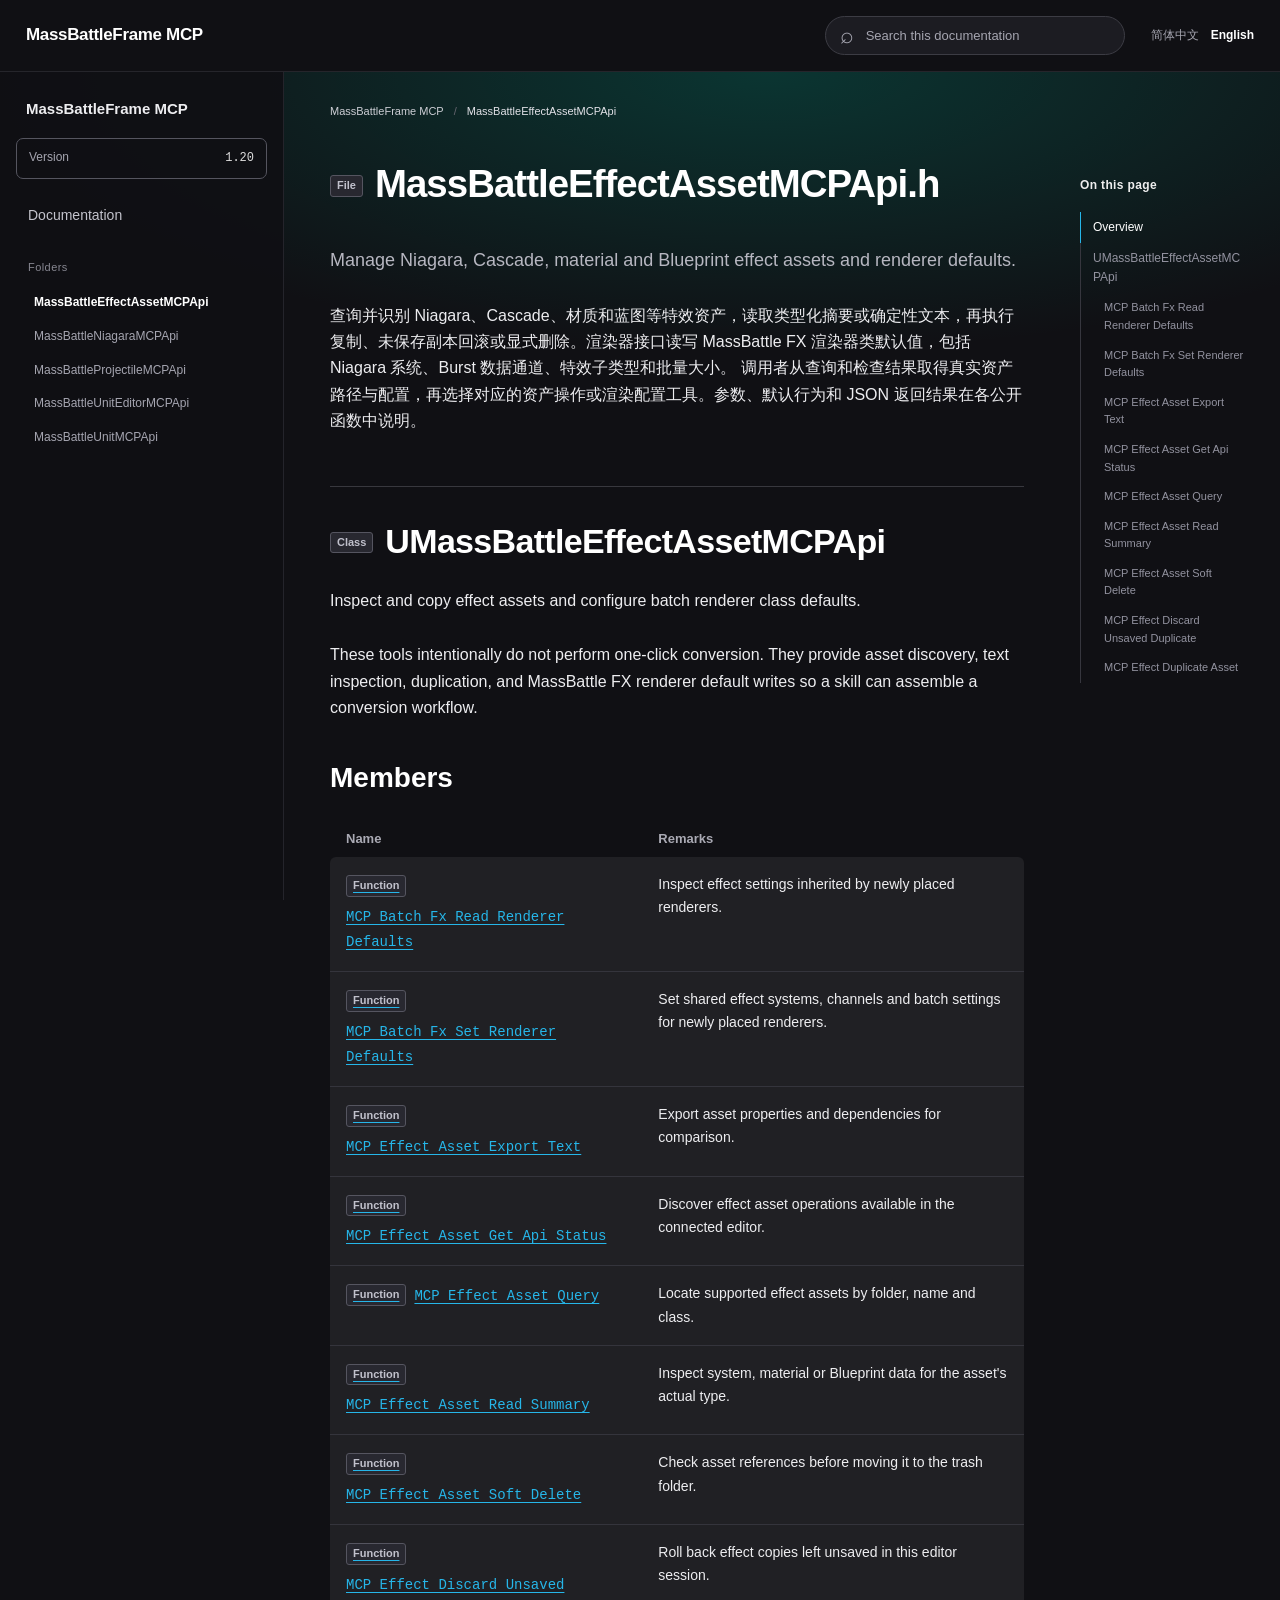
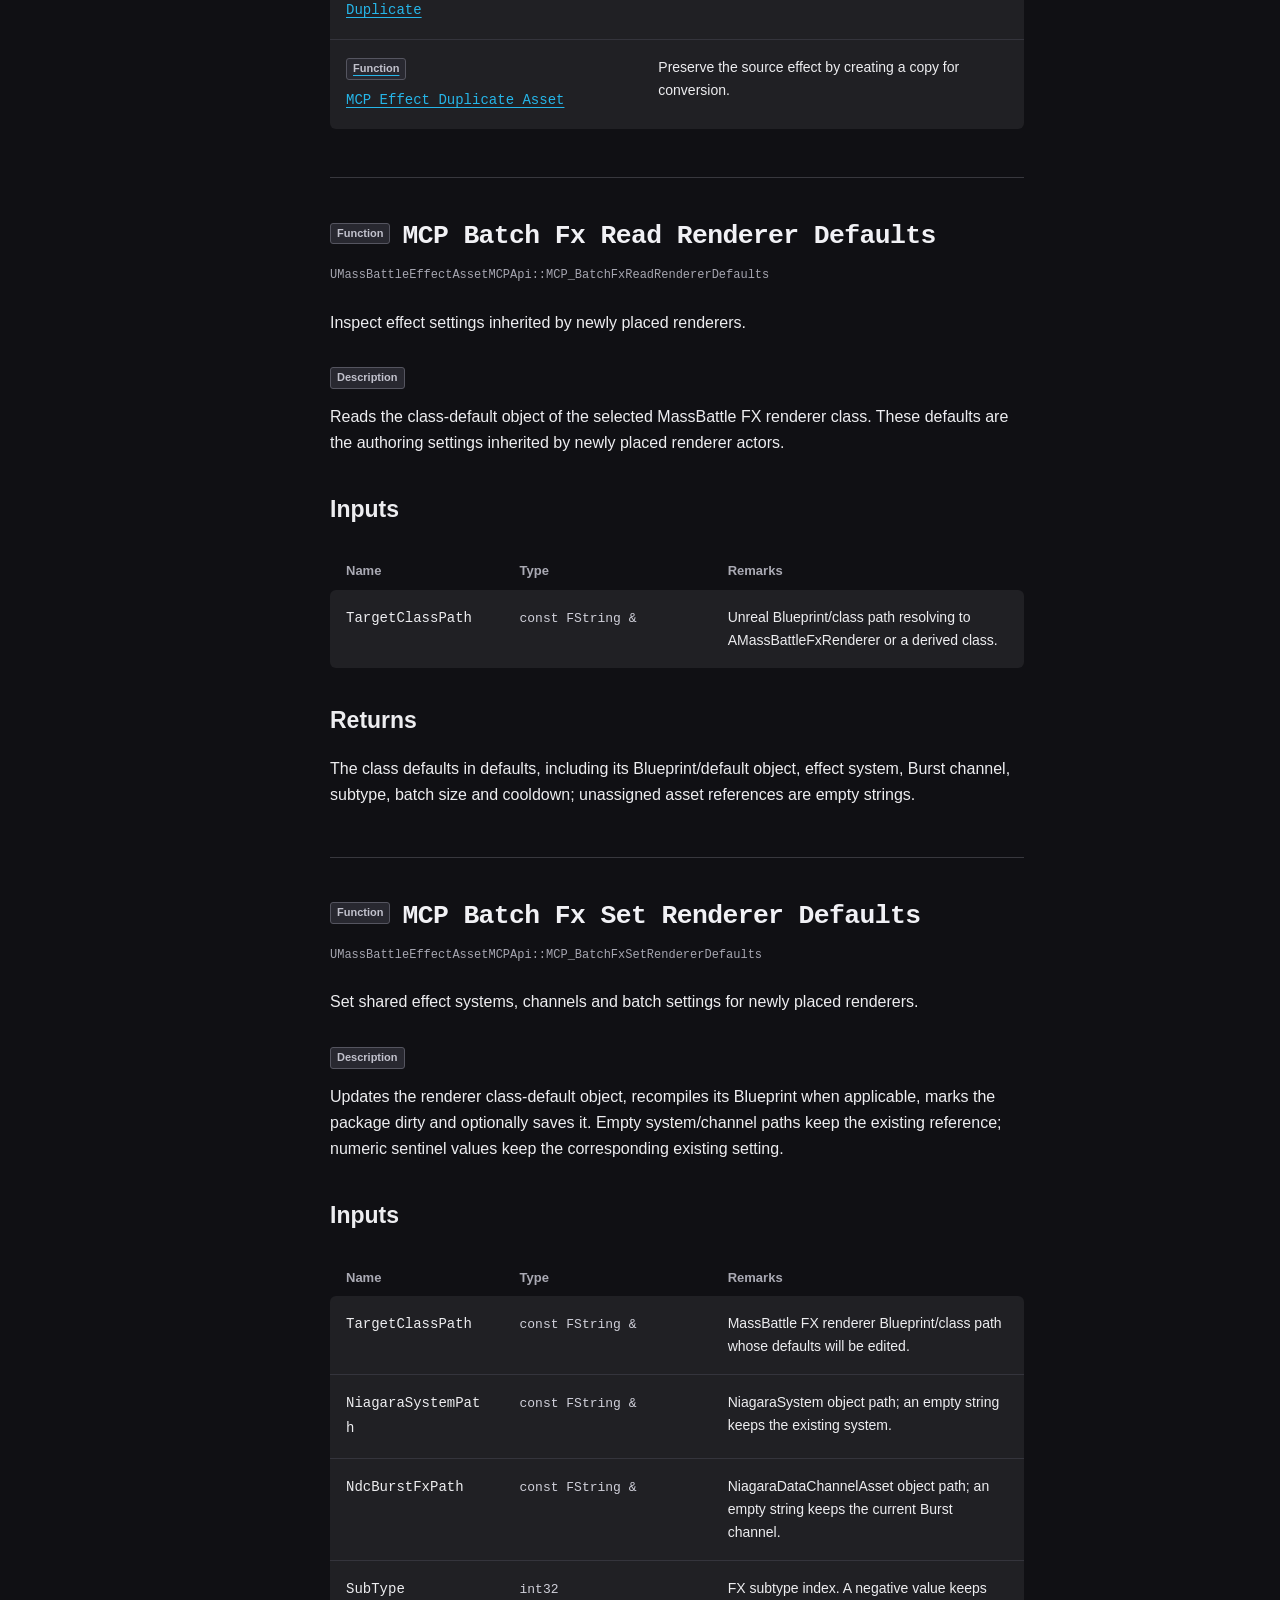
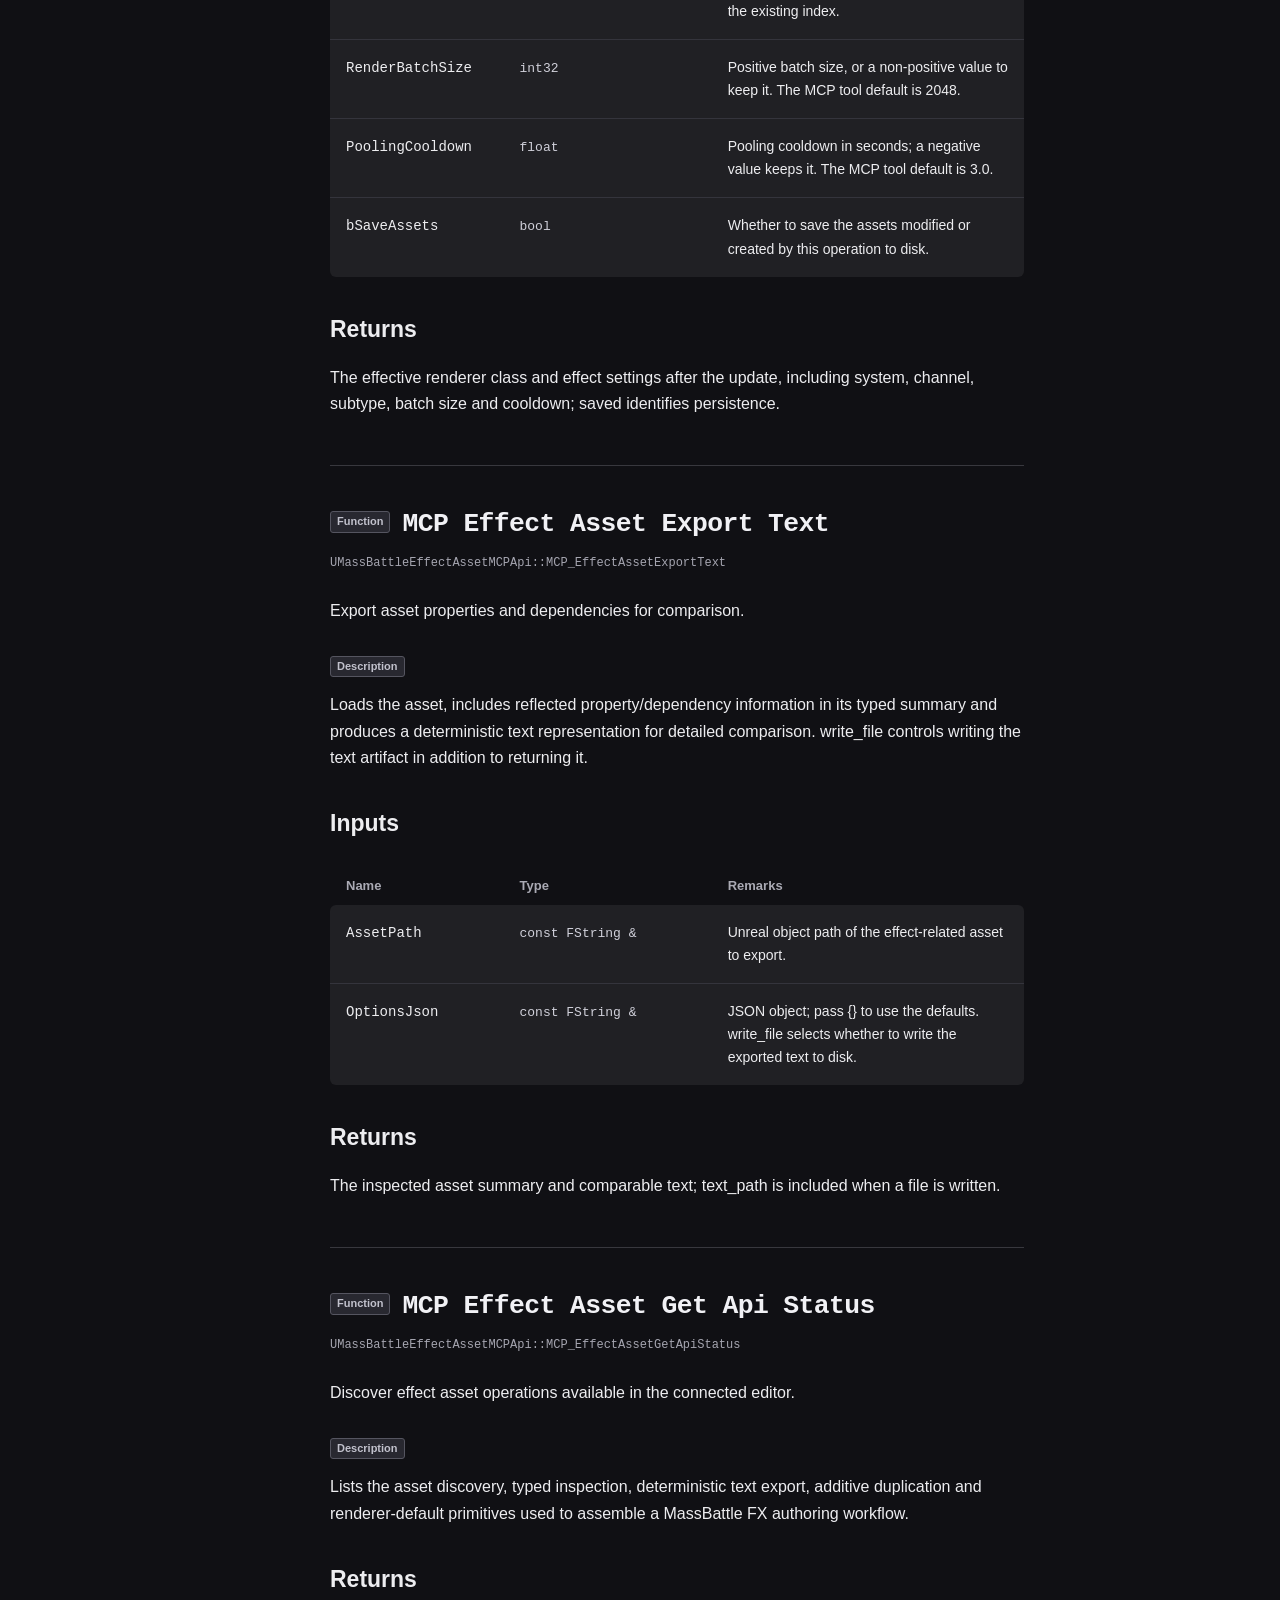
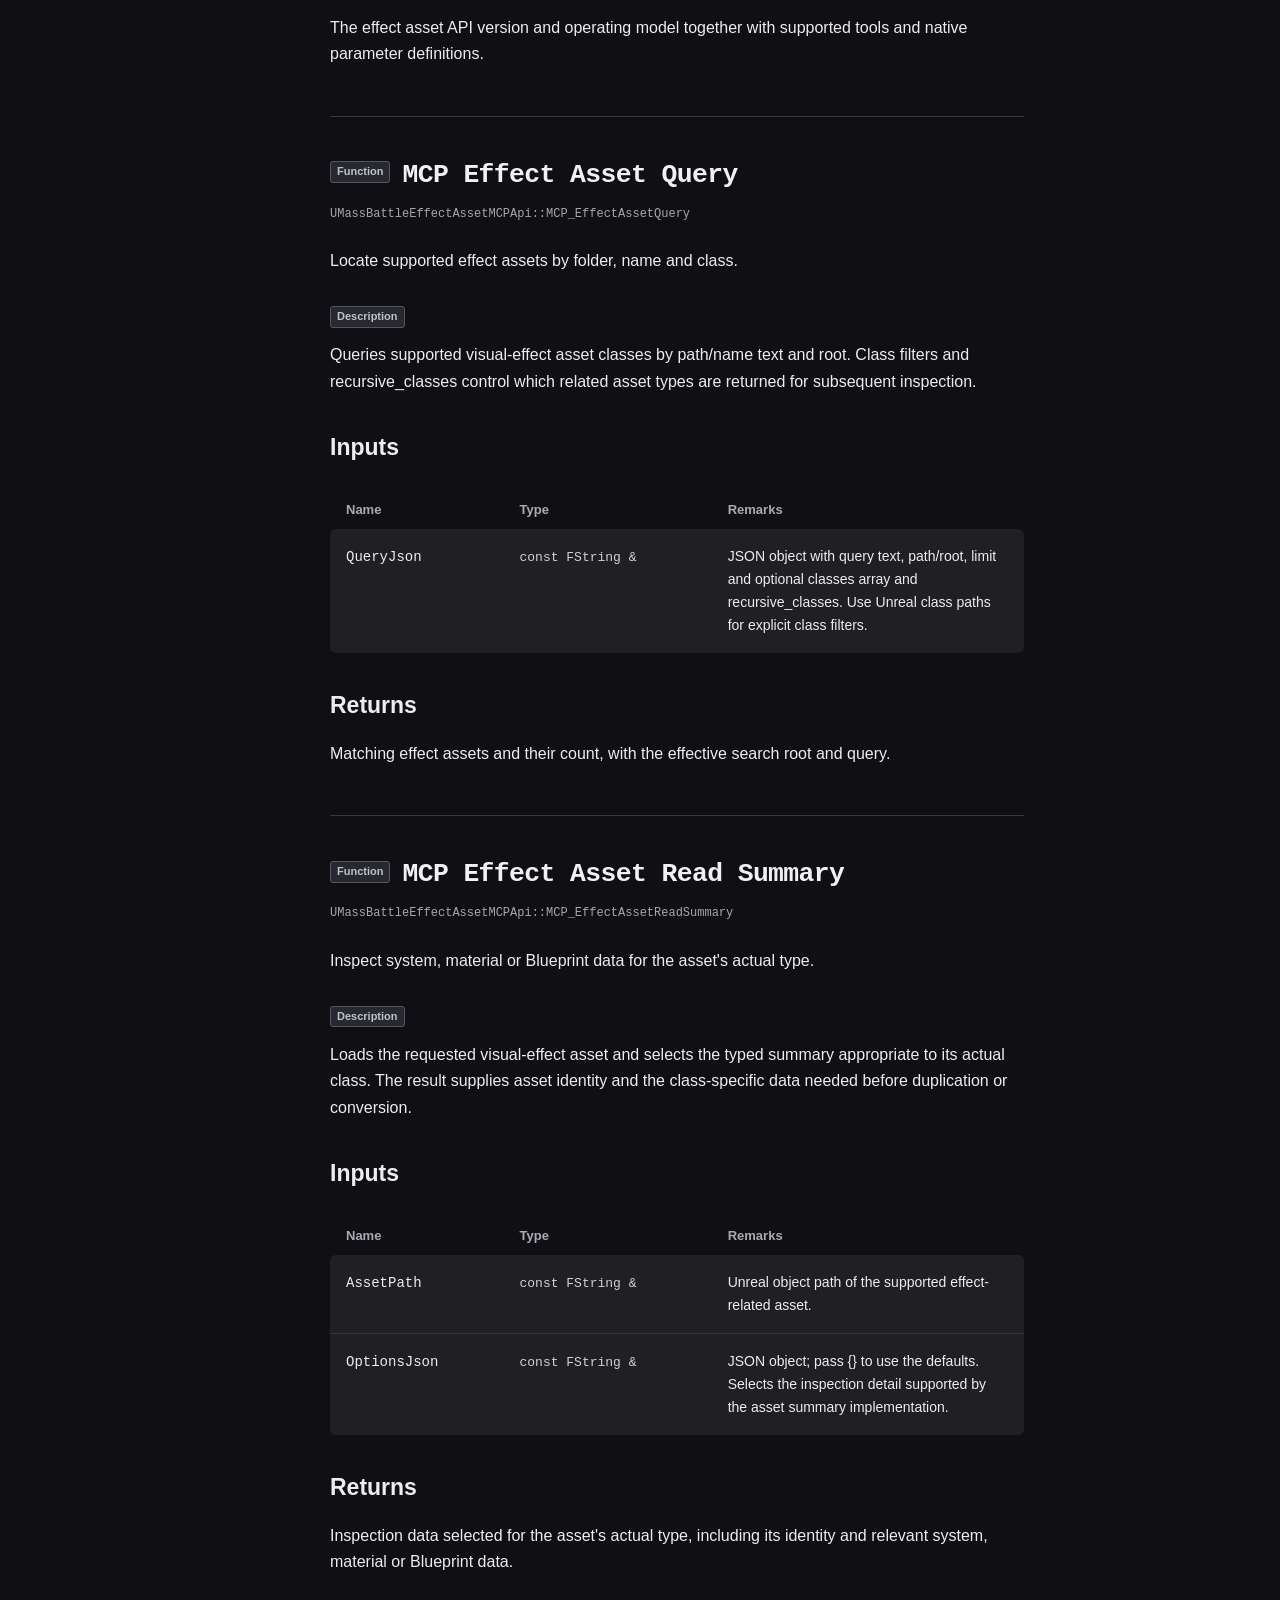
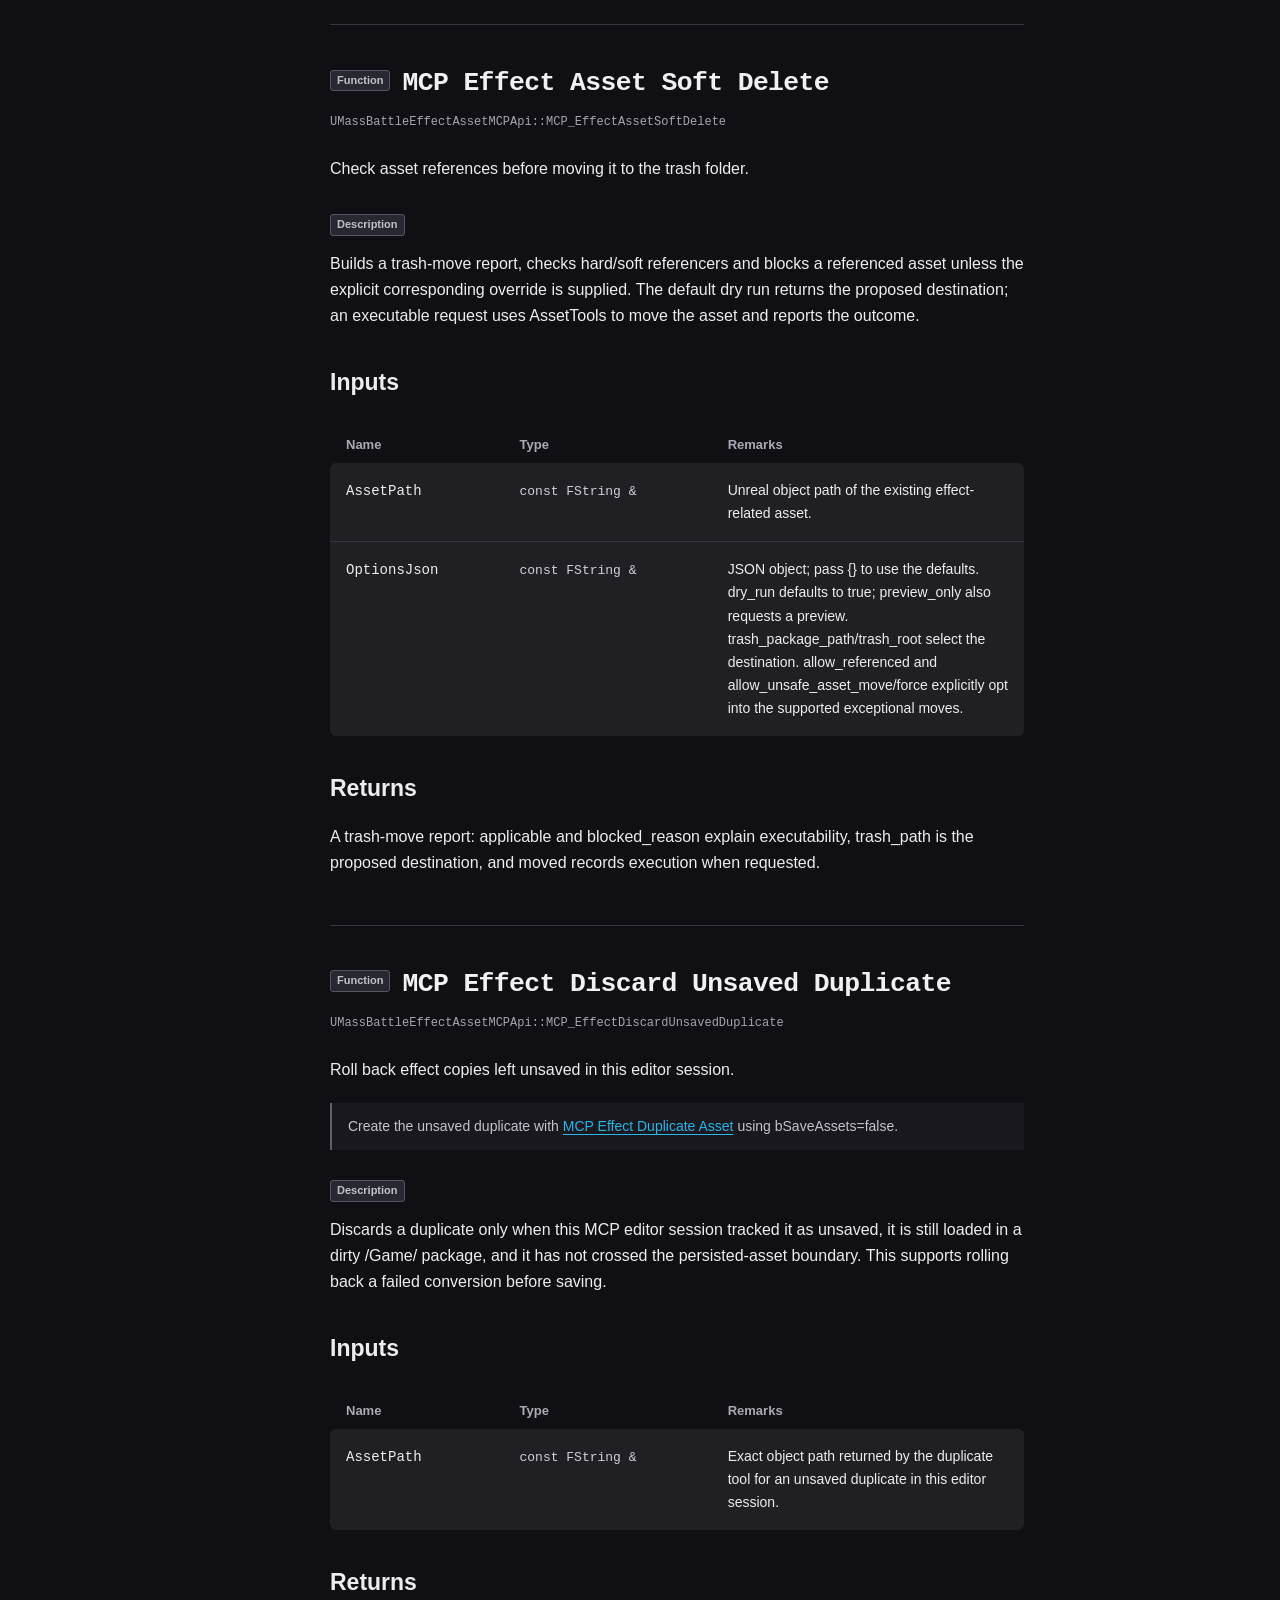
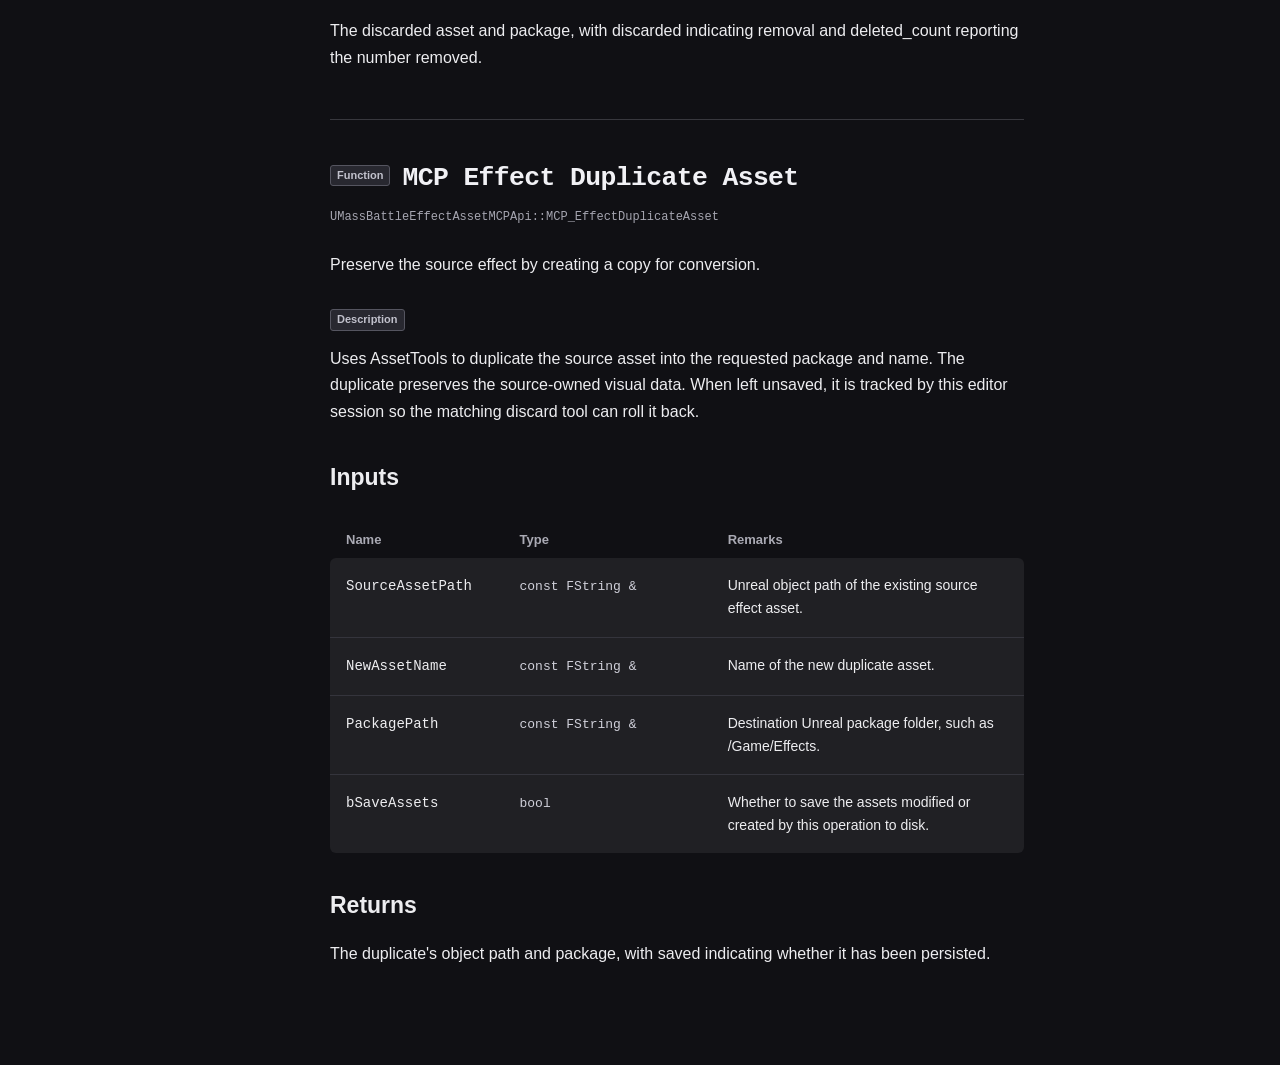
<file: user/en/API--item-157806bdfc02007a.html>
<!doctype html><html lang="en"><head><meta charset="utf-8"><meta name="viewport" content="width=device-width,initial-scale=1"><title>MassBattleFrame MCP · MassBattleEffectAssetMCPApi</title><link rel="stylesheet" href="../../assets/site.css?v=3b2268ddff83"><script defer src="../../assets/site.js?v=3b2268ddff83"></script></head><body>
<a class="skip-link" href="#main-content">Skip to content</a>
<header><button class="menu-toggle" aria-controls="project-navigation" aria-expanded="false">☰ Contents</button><a class="brand" href="index.html">MassBattleFrame MCP</a><div class="header-search"><label class="search"><span aria-hidden="true">⌕</span><input id="search" type="search" placeholder="Search this documentation" aria-label="Search this documentation"></label><div id="search-results" hidden></div></div><nav class="languages"><a href="../zh-CN/API--item-157806bdfc02007a.html">简体中文</a><a aria-current="page" href="../en/API--item-157806bdfc02007a.html">English</a></nav></header>
<aside class="sidebar" id="project-navigation"><div class="sidebar-title">MassBattleFrame MCP</div><div class="version"><span>Version</span><strong>1.20</strong></div><nav aria-label="Contents"><a class="nav-home" href="index.html">Documentation</a><div class="nav-caption">Folders</div><ul class="document-items"><li><a href="API--item-157806bdfc02007a.html" aria-current="page">MassBattleEffectAssetMCPApi</a></li><li><a href="API--item-f8cca041032d4fc7.html">MassBattleNiagaraMCPApi</a></li><li><a href="API--item-e8ef5912931458ab.html">MassBattleProjectileMCPApi</a></li><li><a href="API--item-fc91a2fbf0981fb9.html">MassBattleUnitEditorMCPApi</a></li><li><a href="API--item-d1b51fcabf11eae3.html">MassBattleUnitMCPApi</a></li></ul></nav></aside>
<main id="main-content" tabindex="-1"><nav class="breadcrumbs" aria-label="Documentation"><a href="index.html">MassBattleFrame MCP</a><span>/</span><span>MassBattleEffectAssetMCPApi</span></nav><section class="file-overview" id="overview"><div class="page-heading"><span class="entity-label">File</span><h1>MassBattleEffectAssetMCPApi.h</h1></div><article class="api-card type-summary" id="a216bb0bb8f23afffbd96e5a"><p class="brief">Manage Niagara, Cascade, material and Blueprint effect assets and renderer defaults.</p><section class="api-details"><p>查询并识别 Niagara、Cascade、材质和蓝图等特效资产，读取类型化摘要或确定性文本，再执行复制、未保存副本回滚或显式删除。渲染器接口读写 MassBattle FX 渲染器类默认值，包括 Niagara 系统、Burst 数据通道、特效子类型和批量大小。 调用者从查询和检查结果取得真实资产路径与配置，再选择对应的资产操作或渲染配置工具。参数、默认行为和 JSON 返回结果在各公开函数中说明。</p></section></article></section><section class="class-section" data-kind="class" id="class-e7cc51ca2c8ea619"><div class="class-heading"><span class="entity-label">Class</span><h2>UMassBattleEffectAssetMCPApi</h2></div><div class="class-members"><article class="api-card type-summary" id="521d945451f14f9c470f799f"><p class="brief">Inspect and copy effect assets and configure batch renderer class defaults.</p><section class="api-details"><p>These tools intentionally do not perform one-click conversion. They provide asset discovery, text inspection, duplication, and MassBattle FX renderer default writes so a skill can assemble a conversion workflow.</p></section></article><table class="member-index"><caption>Members</caption><thead><tr><th scope="col">Name</th><th scope="col">Remarks</th></tr></thead><tbody><tr><td><a href="#37e8c902ff12be9157fe1434"><span class="entity-label">Function</span><code class="function-signature">MCP Batch Fx Read Renderer Defaults</code></a></td><td>Inspect effect settings inherited by newly placed renderers.</td></tr><tr><td><a href="#8304f02e918c6dd9d6fb1580"><span class="entity-label">Function</span><code class="function-signature">MCP Batch Fx Set Renderer Defaults</code></a></td><td>Set shared effect systems, channels and batch settings for newly placed renderers.</td></tr><tr><td><a href="#1ed5c247f62f7df8066a75b7"><span class="entity-label">Function</span><code class="function-signature">MCP Effect Asset Export Text</code></a></td><td>Export asset properties and dependencies for comparison.</td></tr><tr><td><a href="#14b6c94d7f6875d65509528f"><span class="entity-label">Function</span><code class="function-signature">MCP Effect Asset Get Api Status</code></a></td><td>Discover effect asset operations available in the connected editor.</td></tr><tr><td><a href="#e4d95ad1ba5fad1316a37332"><span class="entity-label">Function</span><code class="function-signature">MCP Effect Asset Query</code></a></td><td>Locate supported effect assets by folder, name and class.</td></tr><tr><td><a href="#d4ef2affa58f66bfde166f8e"><span class="entity-label">Function</span><code class="function-signature">MCP Effect Asset Read Summary</code></a></td><td>Inspect system, material or Blueprint data for the asset&#x27;s actual type.</td></tr><tr><td><a href="#04bb16bcd1f725dc9055e22e"><span class="entity-label">Function</span><code class="function-signature">MCP Effect Asset Soft Delete</code></a></td><td>Check asset references before moving it to the trash folder.</td></tr><tr><td><a href="#39123253c82e7e44c871d41b"><span class="entity-label">Function</span><code class="function-signature">MCP Effect Discard Unsaved Duplicate</code></a></td><td>Roll back effect copies left unsaved in this editor session.</td></tr><tr><td><a href="#5bdd0b128069500ca1fa5eeb"><span class="entity-label">Function</span><code class="function-signature">MCP Effect Duplicate Asset</code></a></td><td>Preserve the source effect by creating a copy for conversion.</td></tr></tbody></table><article class="api-card" id="37e8c902ff12be9157fe1434"><div class="api-heading"><span class="entity-label">Function</span><h3><code class="function-signature">MCP Batch Fx Read Renderer Defaults</code></h3></div><code class="api-name">UMassBattleEffectAssetMCPApi::MCP_BatchFxReadRendererDefaults</code><p class="brief">Inspect effect settings inherited by newly placed renderers.</p><section class="api-details"><span class="entity-label">Description</span><p>Reads the class-default object of the selected MassBattle FX renderer class. These defaults are the authoring settings inherited by newly placed renderer actors.</p></section><h3>Inputs</h3><table class="parameters"><thead><tr><th scope="col">Name</th><th scope="col">Type</th><th scope="col">Remarks</th></tr></thead><tbody><tr><th scope="row"><code class="parameter-name">TargetClassPath</code></th><td><code class="type">const FString &amp;</code></td><td>Unreal Blueprint/class path resolving to AMassBattleFxRenderer or a derived class.</td></tr></tbody></table><h3>Returns</h3><p>The class defaults in defaults, including its Blueprint/default object, effect system, Burst channel, subtype, batch size and cooldown; unassigned asset references are empty strings.</p></article><article class="api-card" id="8304f02e918c6dd9d6fb1580"><div class="api-heading"><span class="entity-label">Function</span><h3><code class="function-signature">MCP Batch Fx Set Renderer Defaults</code></h3></div><code class="api-name">UMassBattleEffectAssetMCPApi::MCP_BatchFxSetRendererDefaults</code><p class="brief">Set shared effect systems, channels and batch settings for newly placed renderers.</p><section class="api-details"><span class="entity-label">Description</span><p>Updates the renderer class-default object, recompiles its Blueprint when applicable, marks the package dirty and optionally saves it. Empty system/channel paths keep the existing reference; numeric sentinel values keep the corresponding existing setting.</p></section><h3>Inputs</h3><table class="parameters"><thead><tr><th scope="col">Name</th><th scope="col">Type</th><th scope="col">Remarks</th></tr></thead><tbody><tr><th scope="row"><code class="parameter-name">TargetClassPath</code></th><td><code class="type">const FString &amp;</code></td><td>MassBattle FX renderer Blueprint/class path whose defaults will be edited.</td></tr><tr><th scope="row"><code class="parameter-name">NiagaraSystemPath</code></th><td><code class="type">const FString &amp;</code></td><td>NiagaraSystem object path; an empty string keeps the existing system.</td></tr><tr><th scope="row"><code class="parameter-name">NdcBurstFxPath</code></th><td><code class="type">const FString &amp;</code></td><td>NiagaraDataChannelAsset object path; an empty string keeps the current Burst channel.</td></tr><tr><th scope="row"><code class="parameter-name">SubType</code></th><td><code class="type">int32</code></td><td>FX subtype index. A negative value keeps the existing index.</td></tr><tr><th scope="row"><code class="parameter-name">RenderBatchSize</code></th><td><code class="type">int32</code></td><td>Positive batch size, or a non-positive value to keep it. The MCP tool default is 2048.</td></tr><tr><th scope="row"><code class="parameter-name">PoolingCooldown</code></th><td><code class="type">float</code></td><td>Pooling cooldown in seconds; a negative value keeps it. The MCP tool default is 3.0.</td></tr><tr><th scope="row"><code class="parameter-name">bSaveAssets</code></th><td><code class="type">bool</code></td><td>Whether to save the assets modified or created by this operation to disk.</td></tr></tbody></table><h3>Returns</h3><p>The effective renderer class and effect settings after the update, including system, channel, subtype, batch size and cooldown; saved identifies persistence.</p></article><article class="api-card" id="1ed5c247f62f7df8066a75b7"><div class="api-heading"><span class="entity-label">Function</span><h3><code class="function-signature">MCP Effect Asset Export Text</code></h3></div><code class="api-name">UMassBattleEffectAssetMCPApi::MCP_EffectAssetExportText</code><p class="brief">Export asset properties and dependencies for comparison.</p><section class="api-details"><span class="entity-label">Description</span><p>Loads the asset, includes reflected property/dependency information in its typed summary and produces a deterministic text representation for detailed comparison. write_file controls writing the text artifact in addition to returning it.</p></section><h3>Inputs</h3><table class="parameters"><thead><tr><th scope="col">Name</th><th scope="col">Type</th><th scope="col">Remarks</th></tr></thead><tbody><tr><th scope="row"><code class="parameter-name">AssetPath</code></th><td><code class="type">const FString &amp;</code></td><td>Unreal object path of the effect-related asset to export.</td></tr><tr><th scope="row"><code class="parameter-name">OptionsJson</code></th><td><code class="type">const FString &amp;</code></td><td>JSON object; pass {} to use the defaults. write_file selects whether to write the exported text to disk.</td></tr></tbody></table><h3>Returns</h3><p>The inspected asset summary and comparable text; text_path is included when a file is written.</p></article><article class="api-card" id="14b6c94d7f6875d65509528f"><div class="api-heading"><span class="entity-label">Function</span><h3><code class="function-signature">MCP Effect Asset Get Api Status</code></h3></div><code class="api-name">UMassBattleEffectAssetMCPApi::MCP_EffectAssetGetApiStatus</code><p class="brief">Discover effect asset operations available in the connected editor.</p><section class="api-details"><span class="entity-label">Description</span><p>Lists the asset discovery, typed inspection, deterministic text export, additive duplication and renderer-default primitives used to assemble a MassBattle FX authoring workflow.</p></section><h3>Returns</h3><p>The effect asset API version and operating model together with supported tools and native parameter definitions.</p></article><article class="api-card" id="e4d95ad1ba5fad1316a37332"><div class="api-heading"><span class="entity-label">Function</span><h3><code class="function-signature">MCP Effect Asset Query</code></h3></div><code class="api-name">UMassBattleEffectAssetMCPApi::MCP_EffectAssetQuery</code><p class="brief">Locate supported effect assets by folder, name and class.</p><section class="api-details"><span class="entity-label">Description</span><p>Queries supported visual-effect asset classes by path/name text and root. Class filters and recursive_classes control which related asset types are returned for subsequent inspection.</p></section><h3>Inputs</h3><table class="parameters"><thead><tr><th scope="col">Name</th><th scope="col">Type</th><th scope="col">Remarks</th></tr></thead><tbody><tr><th scope="row"><code class="parameter-name">QueryJson</code></th><td><code class="type">const FString &amp;</code></td><td>JSON object with query text, path/root, limit and optional classes array and recursive_classes. Use Unreal class paths for explicit class filters.</td></tr></tbody></table><h3>Returns</h3><p>Matching effect assets and their count, with the effective search root and query.</p></article><article class="api-card" id="d4ef2affa58f66bfde166f8e"><div class="api-heading"><span class="entity-label">Function</span><h3><code class="function-signature">MCP Effect Asset Read Summary</code></h3></div><code class="api-name">UMassBattleEffectAssetMCPApi::MCP_EffectAssetReadSummary</code><p class="brief">Inspect system, material or Blueprint data for the asset&#x27;s actual type.</p><section class="api-details"><span class="entity-label">Description</span><p>Loads the requested visual-effect asset and selects the typed summary appropriate to its actual class. The result supplies asset identity and the class-specific data needed before duplication or conversion.</p></section><h3>Inputs</h3><table class="parameters"><thead><tr><th scope="col">Name</th><th scope="col">Type</th><th scope="col">Remarks</th></tr></thead><tbody><tr><th scope="row"><code class="parameter-name">AssetPath</code></th><td><code class="type">const FString &amp;</code></td><td>Unreal object path of the supported effect-related asset.</td></tr><tr><th scope="row"><code class="parameter-name">OptionsJson</code></th><td><code class="type">const FString &amp;</code></td><td>JSON object; pass {} to use the defaults. Selects the inspection detail supported by the asset summary implementation.</td></tr></tbody></table><h3>Returns</h3><p>Inspection data selected for the asset&#x27;s actual type, including its identity and relevant system, material or Blueprint data.</p></article><article class="api-card" id="04bb16bcd1f725dc9055e22e"><div class="api-heading"><span class="entity-label">Function</span><h3><code class="function-signature">MCP Effect Asset Soft Delete</code></h3></div><code class="api-name">UMassBattleEffectAssetMCPApi::MCP_EffectAssetSoftDelete</code><p class="brief">Check asset references before moving it to the trash folder.</p><section class="api-details"><span class="entity-label">Description</span><p>Builds a trash-move report, checks hard/soft referencers and blocks a referenced asset unless the explicit corresponding override is supplied. The default dry run returns the proposed destination; an executable request uses AssetTools to move the asset and reports the outcome.</p></section><h3>Inputs</h3><table class="parameters"><thead><tr><th scope="col">Name</th><th scope="col">Type</th><th scope="col">Remarks</th></tr></thead><tbody><tr><th scope="row"><code class="parameter-name">AssetPath</code></th><td><code class="type">const FString &amp;</code></td><td>Unreal object path of the existing effect-related asset.</td></tr><tr><th scope="row"><code class="parameter-name">OptionsJson</code></th><td><code class="type">const FString &amp;</code></td><td>JSON object; pass {} to use the defaults. dry_run defaults to true; preview_only also requests a preview. trash_package_path/trash_root select the destination. allow_referenced and allow_unsafe_asset_move/force explicitly opt into the supported exceptional moves.</td></tr></tbody></table><h3>Returns</h3><p>A trash-move report: applicable and blocked_reason explain executability, trash_path is the proposed destination, and moved records execution when requested.</p></article><article class="api-card" id="39123253c82e7e44c871d41b"><div class="api-heading"><span class="entity-label">Function</span><h3><code class="function-signature">MCP Effect Discard Unsaved Duplicate</code></h3></div><code class="api-name">UMassBattleEffectAssetMCPApi::MCP_EffectDiscardUnsavedDuplicate</code><p class="brief">Roll back effect copies left unsaved in this editor session.</p><aside class="usage-guidance"><p>Create the unsaved duplicate with <a class="api-ref" href="API--item-157806bdfc02007a.html#5bdd0b128069500ca1fa5eeb" title="UMassBattleEffectAssetMCPApi::MCP_EffectDuplicateAsset — View API documentation"><code>MCP Effect Duplicate Asset</code></a> using bSaveAssets=false.</p></aside><section class="api-details"><span class="entity-label">Description</span><p>Discards a duplicate only when this MCP editor session tracked it as unsaved, it is still loaded in a dirty /Game/ package, and it has not crossed the persisted-asset boundary. This supports rolling back a failed conversion before saving.</p></section><h3>Inputs</h3><table class="parameters"><thead><tr><th scope="col">Name</th><th scope="col">Type</th><th scope="col">Remarks</th></tr></thead><tbody><tr><th scope="row"><code class="parameter-name">AssetPath</code></th><td><code class="type">const FString &amp;</code></td><td>Exact object path returned by the duplicate tool for an unsaved duplicate in this editor session.</td></tr></tbody></table><h3>Returns</h3><p>The discarded asset and package, with discarded indicating removal and deleted_count reporting the number removed.</p></article><article class="api-card" id="5bdd0b128069500ca1fa5eeb"><div class="api-heading"><span class="entity-label">Function</span><h3><code class="function-signature">MCP Effect Duplicate Asset</code></h3></div><code class="api-name">UMassBattleEffectAssetMCPApi::MCP_EffectDuplicateAsset</code><p class="brief">Preserve the source effect by creating a copy for conversion.</p><section class="api-details"><span class="entity-label">Description</span><p>Uses AssetTools to duplicate the source asset into the requested package and name. The duplicate preserves the source-owned visual data. When left unsaved, it is tracked by this editor session so the matching discard tool can roll it back.</p></section><h3>Inputs</h3><table class="parameters"><thead><tr><th scope="col">Name</th><th scope="col">Type</th><th scope="col">Remarks</th></tr></thead><tbody><tr><th scope="row"><code class="parameter-name">SourceAssetPath</code></th><td><code class="type">const FString &amp;</code></td><td>Unreal object path of the existing source effect asset.</td></tr><tr><th scope="row"><code class="parameter-name">NewAssetName</code></th><td><code class="type">const FString &amp;</code></td><td>Name of the new duplicate asset.</td></tr><tr><th scope="row"><code class="parameter-name">PackagePath</code></th><td><code class="type">const FString &amp;</code></td><td>Destination Unreal package folder, such as /Game/Effects.</td></tr><tr><th scope="row"><code class="parameter-name">bSaveAssets</code></th><td><code class="type">bool</code></td><td>Whether to save the assets modified or created by this operation to disk.</td></tr></tbody></table><h3>Returns</h3><p>The duplicate&#x27;s object path and package, with saved indicating whether it has been persisted.</p></article></div></section></main>
<aside class="page-toc"><nav aria-label="On this page"><h2>On this page</h2><a href="#overview">Overview</a><a href="#class-e7cc51ca2c8ea619">UMassBattleEffectAssetMCPApi</a><a class="toc-member" href="#37e8c902ff12be9157fe1434">MCP Batch Fx Read Renderer Defaults</a><a class="toc-member" href="#8304f02e918c6dd9d6fb1580">MCP Batch Fx Set Renderer Defaults</a><a class="toc-member" href="#1ed5c247f62f7df8066a75b7">MCP Effect Asset Export Text</a><a class="toc-member" href="#14b6c94d7f6875d65509528f">MCP Effect Asset Get Api Status</a><a class="toc-member" href="#e4d95ad1ba5fad1316a37332">MCP Effect Asset Query</a><a class="toc-member" href="#d4ef2affa58f66bfde166f8e">MCP Effect Asset Read Summary</a><a class="toc-member" href="#04bb16bcd1f725dc9055e22e">MCP Effect Asset Soft Delete</a><a class="toc-member" href="#39123253c82e7e44c871d41b">MCP Effect Discard Unsaved Duplicate</a><a class="toc-member" href="#5bdd0b128069500ca1fa5eeb">MCP Effect Duplicate Asset</a></nav></aside><script type="application/json" id="search-index">[{"id": "a216bb0bb8f23afffbd96e5a", "title": "MassBattleEffectAssetMCPApi.h", "name": "MassBattleEffectAssetMCPApi.h", "group": "API", "brief": "Manage Niagara, Cascade, material and Blueprint effect assets and renderer defaults.", "page": "API--item-157806bdfc02007a.html"}, {"id": "121c2a7c7767cc304c3db289", "title": "MassBattleNiagaraMCPApi.h", "name": "MassBattleNiagaraMCPApi.h", "group": "API", "brief": "Inspect and edit Niagara systems for MassBattle batch effect conversion.", "page": "API--item-f8cca041032d4fc7.html"}, {"id": "521d945451f14f9c470f799f", "title": "UMassBattleEffectAssetMCPApi", "name": "UMassBattleEffectAssetMCPApi", "group": "API", "brief": "Inspect and copy effect assets and configure batch renderer class defaults.", "page": "API--item-157806bdfc02007a.html"}, {"id": "37e8c902ff12be9157fe1434", "title": "MCP Batch Fx Read Renderer Defaults", "name": "UMassBattleEffectAssetMCPApi::MCP_BatchFxReadRendererDefaults", "group": "API", "brief": "Inspect effect settings inherited by newly placed renderers.", "page": "API--item-157806bdfc02007a.html"}, {"id": "8304f02e918c6dd9d6fb1580", "title": "MCP Batch Fx Set Renderer Defaults", "name": "UMassBattleEffectAssetMCPApi::MCP_BatchFxSetRendererDefaults", "group": "API", "brief": "Set shared effect systems, channels and batch settings for newly placed renderers.", "page": "API--item-157806bdfc02007a.html"}, {"id": "1ed5c247f62f7df8066a75b7", "title": "MCP Effect Asset Export Text", "name": "UMassBattleEffectAssetMCPApi::MCP_EffectAssetExportText", "group": "API", "brief": "Export asset properties and dependencies for comparison.", "page": "API--item-157806bdfc02007a.html"}, {"id": "14b6c94d7f6875d65509528f", "title": "MCP Effect Asset Get Api Status", "name": "UMassBattleEffectAssetMCPApi::MCP_EffectAssetGetApiStatus", "group": "API", "brief": "Discover effect asset operations available in the connected editor.", "page": "API--item-157806bdfc02007a.html"}, {"id": "e4d95ad1ba5fad1316a37332", "title": "MCP Effect Asset Query", "name": "UMassBattleEffectAssetMCPApi::MCP_EffectAssetQuery", "group": "API", "brief": "Locate supported effect assets by folder, name and class.", "page": "API--item-157806bdfc02007a.html"}, {"id": "d4ef2affa58f66bfde166f8e", "title": "MCP Effect Asset Read Summary", "name": "UMassBattleEffectAssetMCPApi::MCP_EffectAssetReadSummary", "group": "API", "brief": "Inspect system, material or Blueprint data for the asset's actual type.", "page": "API--item-157806bdfc02007a.html"}, {"id": "04bb16bcd1f725dc9055e22e", "title": "MCP Effect Asset Soft Delete", "name": "UMassBattleEffectAssetMCPApi::MCP_EffectAssetSoftDelete", "group": "API", "brief": "Check asset references before moving it to the trash folder.", "page": "API--item-157806bdfc02007a.html"}, {"id": "39123253c82e7e44c871d41b", "title": "MCP Effect Discard Unsaved Duplicate", "name": "UMassBattleEffectAssetMCPApi::MCP_EffectDiscardUnsavedDuplicate", "group": "API", "brief": "Roll back effect copies left unsaved in this editor session.", "page": "API--item-157806bdfc02007a.html"}, {"id": "5bdd0b128069500ca1fa5eeb", "title": "MCP Effect Duplicate Asset", "name": "UMassBattleEffectAssetMCPApi::MCP_EffectDuplicateAsset", "group": "API", "brief": "Preserve the source effect by creating a copy for conversion.", "page": "API--item-157806bdfc02007a.html"}, {"id": "92db2801752bdb4e295d2cfc", "title": "UMassBattleNiagaraMCPApi", "name": "UMassBattleNiagaraMCPApi", "group": "API", "brief": "Inspect and edit effect emitters, modules, parameters and graph connections.", "page": "API--item-f8cca041032d4fc7.html"}, {"id": "5676b7dc1918c255cf560e80", "title": "MCP Niagara Add Sprite Renderer", "name": "UMassBattleNiagaraMCPApi::MCP_NiagaraAddSpriteRenderer", "group": "API", "brief": "Add a sprite renderer with material and visibility bindings to an existing emitter.", "page": "API--item-f8cca041032d4fc7.html"}, {"id": "1a50dfd7fda4456b3ed0591b", "title": "MCP Niagara Apply Graph Edit", "name": "UMassBattleNiagaraMCPApi::MCP_NiagaraApplyGraphEdit", "group": "API", "brief": "Batch-edit graph connections and stacks, then check conversion results.", "page": "API--item-f8cca041032d4fc7.html"}, {"id": "f3c18ab9e985aeaec7aad50f", "title": "MCP Niagara Compare Systems", "name": "UMassBattleNiagaraMCPApi::MCP_NiagaraCompareSystems", "group": "API", "brief": "Check whether a copy or conversion preserves the source system's structure.", "page": "API--item-f8cca041032d4fc7.html"}, {"id": "995da1fa0d6cc1a116568209", "title": "MCP Niagara Delete", "name": "UMassBattleNiagaraMCPApi::MCP_NiagaraDelete", "group": "API", "brief": "Remove renderers or user parameters, or disable an emitter.", "page": "API--item-f8cca041032d4fc7.html"}, {"id": "a759b4f8cd64fc9054a1d43e", "title": "MCP Niagara Export Text", "name": "UMassBattleNiagaraMCPApi::MCP_NiagaraExportText", "group": "API", "brief": "Produce comparable text describing Niagara system structure.", "page": "API--item-f8cca041032d4fc7.html"}, {"id": "69002c5785e40ac7fb85d8ff", "title": "MCP Niagara Get Api Status", "name": "UMassBattleNiagaraMCPApi::MCP_NiagaraGetApiStatus", "group": "API", "brief": "Discover Niagara query and editing operations in the connected editor.", "page": "API--item-f8cca041032d4fc7.html"}, {"id": "887e7cad8d6339fae2c28595", "title": "MCP Niagara Merge Write", "name": "UMassBattleNiagaraMCPApi::MCP_NiagaraMergeWrite", "group": "API", "brief": "Patch system, emitter or renderer properties while retaining other values.", "page": "API--item-f8cca041032d4fc7.html"}, {"id": "11c57f2939e716287888a46d", "title": "MCP Niagara Query", "name": "UMassBattleNiagaraMCPApi::MCP_NiagaraQuery", "group": "API", "brief": "Locate Niagara systems by name or folder.", "page": "API--item-f8cca041032d4fc7.html"}, {"id": "0b02787ba0883ed920ed1f0a", "title": "MCP Niagara Read All", "name": "UMassBattleNiagaraMCPApi::MCP_NiagaraReadAll", "group": "API", "brief": "Inspect system and emitter properties together with module pin values.", "page": "API--item-f8cca041032d4fc7.html"}, {"id": "29984bf4b93358d500caf83c", "title": "MCP Niagara Read Graph", "name": "UMassBattleNiagaraMCPApi::MCP_NiagaraReadGraph", "group": "API", "brief": "Obtain node, pin and link IDs for precise graph edits.", "page": "API--item-f8cca041032d4fc7.html"}, {"id": "0d4232cb2cb06db9366d2a7d", "title": "MCP Niagara Read Module", "name": "UMassBattleNiagaraMCPApi::MCP_NiagaraReadModule", "group": "API", "brief": "Identify a module and its pins before editing them.", "page": "API--item-f8cca041032d4fc7.html"}, {"id": "d98b4776d0044e5e4d6cf2c7", "title": "MCP Niagara Read Summary", "name": "UMassBattleNiagaraMCPApi::MCP_NiagaraReadSummary", "group": "API", "brief": "Inspect the system's emitters, renderers and user parameters.", "page": "API--item-f8cca041032d4fc7.html"}, {"id": "ace0ea6f2364692aea1b491f", "title": "MCP Niagara Set Emitter Enabled", "name": "UMassBattleNiagaraMCPApi::MCP_NiagaraSetEmitterEnabled", "group": "API", "brief": "Switch an emitter's participation and report the actual state change.", "page": "API--item-f8cca041032d4fc7.html"}, {"id": "a6b89cde4343d33b2ff63bb0", "title": "MCP Niagara Set Module Pin", "name": "UMassBattleNiagaraMCPApi::MCP_NiagaraSetModulePin", "group": "API", "brief": "Use a node or module selector to adjust an input pin's default.", "page": "API--item-f8cca041032d4fc7.html"}, {"id": "66c977bd2407339cd1c67281", "title": "UMassBattleProjectileMCPApi", "name": "UMassBattleProjectileMCPApi", "group": "API", "brief": "Maintain projectile movement, damage, triggers and lifecycle effect settings.", "page": "API--item-e8ef5912931458ab.html"}, {"id": "d6ce6c7a919747b536e02a1f", "title": "MCP Projectile Create", "name": "UMassBattleProjectileMCPApi::MCP_ProjectileCreate", "group": "API", "brief": "Create a validated projectile config from a template or class defaults.", "page": "API--item-e8ef5912931458ab.html"}, {"id": "b9c8ea24e9f1bb329f8ea4af", "title": "MCP Projectile Delete", "name": "UMassBattleProjectileMCPApi::MCP_ProjectileDelete", "group": "API", "brief": "Check references before previewing or executing asset removal.", "page": "API--item-e8ef5912931458ab.html"}, {"id": "14dfa0115cbc16348e0af60e", "title": "MCP Projectile Get", "name": "UMassBattleProjectileMCPApi::MCP_ProjectileGet", "group": "API", "brief": "Inspect active projectile data with optional validation and references.", "page": "API--item-e8ef5912931458ab.html"}, {"id": "35e59a8ac12b695069462e08", "title": "MCP Projectile Get Api Status", "name": "UMassBattleProjectileMCPApi::MCP_ProjectileGetApiStatus", "group": "API", "brief": "Discover projectile editing and validation operations in the editor.", "page": "API--item-e8ef5912931458ab.html"}, {"id": "9fbe36f339d1c9b8106b5e52", "title": "MCP Projectile Get Schema", "name": "UMassBattleProjectileMCPApi::MCP_ProjectileGetSchema", "group": "API", "brief": "Obtain field types and write rules for movement and damage modes.", "page": "API--item-e8ef5912931458ab.html"}, {"id": "0af603bc32196202916cce83", "title": "MCP Projectile List", "name": "UMassBattleProjectileMCPApi::MCP_ProjectileList", "group": "API", "brief": "Filter projectile assets by path and inspect their configuration summaries.", "page": "API--item-e8ef5912931458ab.html"}, {"id": "1fc6baed18807098dc1585e2", "title": "MCP Projectile Query", "name": "UMassBattleProjectileMCPApi::MCP_ProjectileQuery", "group": "API", "brief": "Locate projectile configuration assets by name or path.", "page": "API--item-e8ef5912931458ab.html"}, {"id": "ed6542a04ab8e639b6eb2caf", "title": "MCP Projectile Validate", "name": "UMassBattleProjectileMCPApi::MCP_ProjectileValidate", "group": "API", "brief": "Find movement, damage ownership and lifecycle effect configuration issues.", "page": "API--item-e8ef5912931458ab.html"}, {"id": "b804e2a2a4a024f0d72829eb", "title": "MCP Projectile Write", "name": "UMassBattleProjectileMCPApi::MCP_ProjectileWrite", "group": "API", "brief": "Validate a partial update before changing the projectile asset.", "page": "API--item-e8ef5912931458ab.html"}, {"id": "42563a962229e9245764506d", "title": "UMassBattleStyleMCPApi", "name": "UMassBattleStyleMCPApi", "group": "API", "brief": "Report unit style distributions and plan asset folder organization.", "page": "API--item-d1b51fcabf11eae3.html"}, {"id": "d4646de84643b992c382d68b", "title": "MCP Style Plan Organize Units", "name": "UMassBattleStyleMCPApi::MCP_StylePlanOrganizeUnits", "group": "API", "brief": "Calculate destination folders and a move list from unit styles.", "page": "API--item-d1b51fcabf11eae3.html"}, {"id": "6e532f452a683bce1d9d0456", "title": "MCP Style Summarize Units", "name": "UMassBattleStyleMCPApi::MCP_StyleSummarizeUnits", "group": "API", "brief": "Count units by style family, style index and path category.", "page": "API--item-d1b51fcabf11eae3.html"}, {"id": "c0e0517912a3f45b7ec2d79e", "title": "UMassBattleUnitEditorMCPApi", "name": "UMassBattleUnitEditorMCPApi", "group": "API", "brief": "Build VAT units from skeletal meshes or Actors and organize the resulting assets.", "page": "API--item-fc91a2fbf0981fb9.html"}, {"id": "cd233af70f1d8c2728f692b2", "title": "MCP Editor Apply Create Vat Unit", "name": "UMassBattleUnitEditorMCPApi::MCP_EditorApplyCreateVatUnit", "group": "API", "brief": "Create a unit that plays baked skeletal animation through a static mesh.", "page": "API--item-fc91a2fbf0981fb9.html"}, {"id": "02c2006ee72102c8ecbb0ccd", "title": "MCP Editor Apply Create Vat Unit From Actor", "name": "UMassBattleUnitEditorMCPApi::MCP_EditorApplyCreateVatUnitFromActor", "group": "API", "brief": "Combine an Actor's components and weapon into an animated VAT unit.", "page": "API--item-fc91a2fbf0981fb9.html"}, {"id": "3d755114d18d68aa76bcae42", "title": "MCP Editor Apply Create Vat Unit From Selection", "name": "UMassBattleUnitEditorMCPApi::MCP_EditorApplyCreateVatUnitFromSelection", "group": "API", "brief": "Resolve selected source assets into a specification and generate a VAT unit.", "page": "API--item-fc91a2fbf0981fb9.html"}, {"id": "4828e74da48c7b37e13d5234", "title": "MCP Editor Apply Organize Unit Assets", "name": "UMassBattleUnitEditorMCPApi::MCP_EditorApplyOrganizeUnitAssets", "group": "API", "brief": "Move a unit and its linked source and generated assets into a style layout.", "page": "API--item-fc91a2fbf0981fb9.html"}, {"id": "bcebab4067df23167e6b26d5", "title": "MCP Editor Get Profile", "name": "UMassBattleUnitEditorMCPApi::MCP_EditorGetProfile", "group": "API", "brief": "Inspect the complete JSON settings of a style or recipe.", "page": "API--item-fc91a2fbf0981fb9.html"}, {"id": "8edb1e011964b43f299942c1", "title": "MCP Editor Get Status", "name": "UMassBattleUnitEditorMCPApi::MCP_EditorGetStatus", "group": "API", "brief": "Discover VAT authoring and asset organization capabilities in the editor.", "page": "API--item-fc91a2fbf0981fb9.html"}, {"id": "141783df34aa4d987d0041c6", "title": "MCP Editor Inspect Actor Assembly", "name": "UMassBattleUnitEditorMCPApi::MCP_EditorInspectActorAssembly", "group": "API", "brief": "Check component materials and weapon bones before assembling an Actor.", "page": "API--item-fc91a2fbf0981fb9.html"}, {"id": "53ccd540ea4489640651bcb1", "title": "MCP Editor Inspect Vat Animation", "name": "UMassBattleUnitEditorMCPApi::MCP_EditorInspectVatAnimation", "group": "API", "brief": "Check skin weights, frame motion, lookup UVs and animation settings.", "page": "API--item-fc91a2fbf0981fb9.html"}, {"id": "ed8062a5e38633ab1ae47e8f", "title": "MCP Editor List Profiles", "name": "UMassBattleUnitEditorMCPApi::MCP_EditorListProfiles", "group": "API", "brief": "Choose styles and recipes for VAT unit authoring.", "page": "API--item-fc91a2fbf0981fb9.html"}, {"id": "713e7cc2433a3e9e5d433076", "title": "MCP Editor Plan Create Vat Unit", "name": "UMassBattleUnitEditorMCPApi::MCP_EditorPlanCreateVatUnit", "group": "API", "brief": "Inspect source assets and output layout before VAT generation.", "page": "API--item-fc91a2fbf0981fb9.html"}, {"id": "62c8bda9a7948307559a8474", "title": "MCP Editor Plan Create Vat Unit From Actor", "name": "UMassBattleUnitEditorMCPApi::MCP_EditorPlanCreateVatUnitFromActor", "group": "API", "brief": "Inspect an Actor assembly plan and its resolved VAT specification.", "page": "API--item-fc91a2fbf0981fb9.html"}, {"id": "00888c985e70f798d418dac3", "title": "MCP Editor Plan Create Vat Unit From Selection", "name": "UMassBattleUnitEditorMCPApi::MCP_EditorPlanCreateVatUnitFromSelection", "group": "API", "brief": "Inspect the VAT specification resolved from selected assets.", "page": "API--item-fc91a2fbf0981fb9.html"}, {"id": "3ba0d564f389daa7675f5454", "title": "MCP Editor Plan Organize Unit Assets", "name": "UMassBattleUnitEditorMCPApi::MCP_EditorPlanOrganizeUnitAssets", "group": "API", "brief": "Inspect destination folders for a unit and its linked assets.", "page": "API--item-fc91a2fbf0981fb9.html"}, {"id": "da2c4941d49ab17eec32a854", "title": "MCP Editor Validate Create Vat Unit", "name": "UMassBattleUnitEditorMCPApi::MCP_EditorValidateCreateVatUnit", "group": "API", "brief": "Check required VAT fields and referenced assets.", "page": "API--item-fc91a2fbf0981fb9.html"}, {"id": "e447a21781410439a3eb4807", "title": "UMassBattleUnitMCPApi", "name": "UMassBattleUnitMCPApi", "group": "API", "brief": "Query, create and patch unit configuration assets and Unit Source Actors.", "page": "API--item-d1b51fcabf11eae3.html"}, {"id": "7b779567d9d6cabf5c6056f9", "title": "MCP Unit Apply Plan", "name": "UMassBattleUnitMCPApi::MCP_UnitApplyPlan", "group": "API", "brief": "Write the changes recorded in a reviewed unit plan.", "page": "API--item-d1b51fcabf11eae3.html"}, {"id": "c984d38817739fb8647bc21b", "title": "MCP Unit Create", "name": "UMassBattleUnitMCPApi::MCP_UnitCreate", "group": "API", "brief": "Use a template to create unit data or a Unit Source Actor.", "page": "API--item-d1b51fcabf11eae3.html"}, {"id": "3467883ba4fc1ad77711d87d", "title": "MCP Unit Delete", "name": "UMassBattleUnitMCPApi::MCP_UnitDelete", "group": "API", "brief": "Preview or execute a unit asset deletion plan.", "page": "API--item-d1b51fcabf11eae3.html"}, {"id": "6520fcd2dafd24ca7beaf44c", "title": "MCP Unit Export", "name": "UMassBattleUnitMCPApi::MCP_UnitExport", "group": "API", "brief": "Produce JSON or CSV balance data for comparison and tuning.", "page": "API--item-d1b51fcabf11eae3.html"}, {"id": "c9038103dd9cd30c636091f3", "title": "MCP Unit Find Assets", "name": "UMassBattleUnitMCPApi::MCP_UnitFindAssets", "group": "API", "brief": "Locate meshes, renderers and effects for unit authoring.", "page": "API--item-d1b51fcabf11eae3.html"}, {"id": "70cb383a77dbbd99fc641365", "title": "MCP Unit Get", "name": "UMassBattleUnitMCPApi::MCP_UnitGet", "group": "API", "brief": "Inspect authored unit data and source Actor export information.", "page": "API--item-d1b51fcabf11eae3.html"}, {"id": "bcb1c45cee3e0fa375ae54f0", "title": "MCP Unit Get Api Status", "name": "UMassBattleUnitMCPApi::MCP_UnitGetApiStatus", "group": "API", "brief": "Discover the unit operations available in the connected editor.", "page": "API--item-d1b51fcabf11eae3.html"}, {"id": "75df77daf143abcbe739d1ac", "title": "MCP Unit Get Schema", "name": "UMassBattleUnitMCPApi::MCP_UnitGetSchema", "group": "API", "brief": "Identify field names, types and nested structures accepted by unit patches.", "page": "API--item-d1b51fcabf11eae3.html"}, {"id": "e4ecdc9e9ad4af21cb7a0133", "title": "MCP Unit List", "name": "UMassBattleUnitMCPApi::MCP_UnitList", "group": "API", "brief": "Find unit assets and their balance values by path.", "page": "API--item-d1b51fcabf11eae3.html"}, {"id": "44d8610c3495cb324c333576", "title": "MCP Unit Merge Update", "name": "UMassBattleUnitMCPApi::MCP_UnitMergeUpdate", "group": "API", "brief": "Change selected unit fields while retaining unspecified data.", "page": "API--item-d1b51fcabf11eae3.html"}, {"id": "1352dc5db4096033a86c953b", "title": "MCP Unit Plan Merge Update", "name": "UMassBattleUnitMCPApi::MCP_UnitPlanMergeUpdate", "group": "API", "brief": "Review field changes before writing a partial unit update.", "page": "API--item-d1b51fcabf11eae3.html"}, {"id": "7a05a9ee35a81326094b0c55", "title": "MCP Unit Preview Diff", "name": "UMassBattleUnitMCPApi::MCP_UnitPreviewDiff", "group": "API", "brief": "Inspect a stored plan's full diff and applicability.", "page": "API--item-d1b51fcabf11eae3.html"}]</script></body></html>
</file>
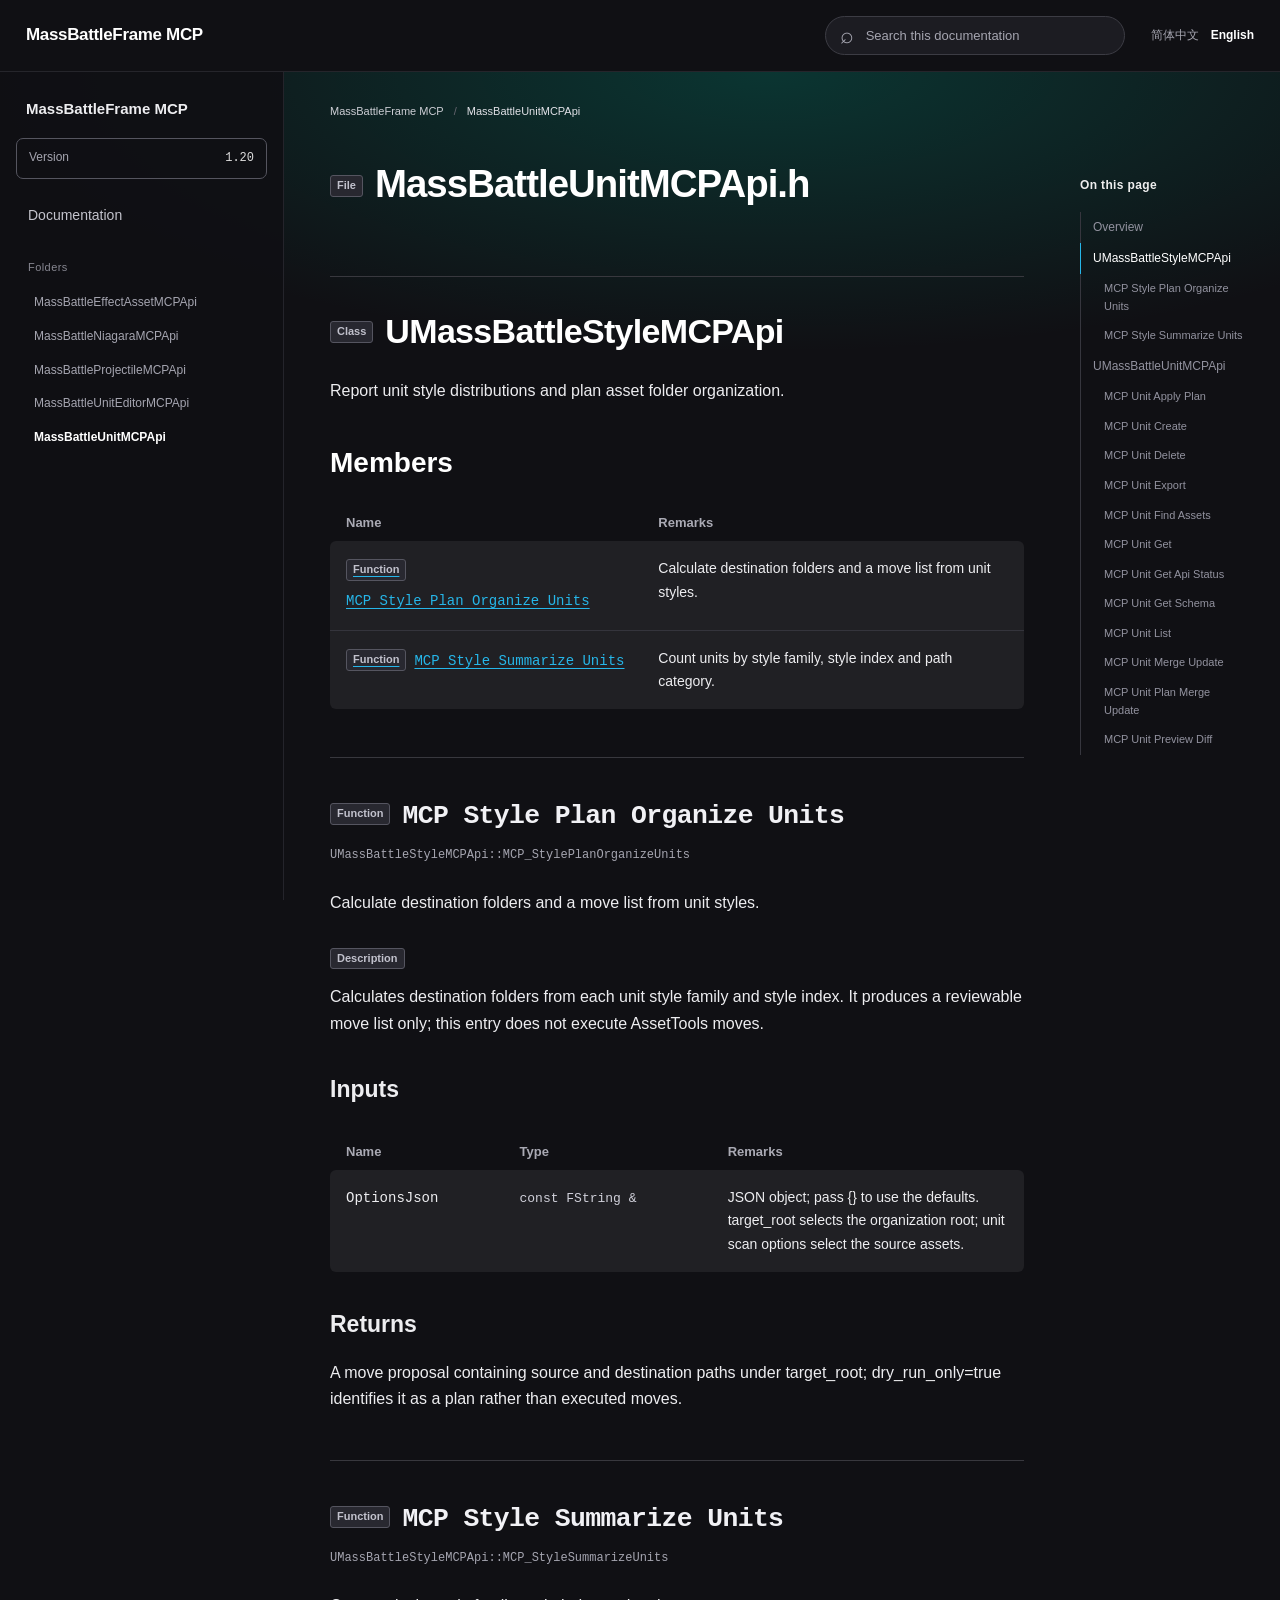
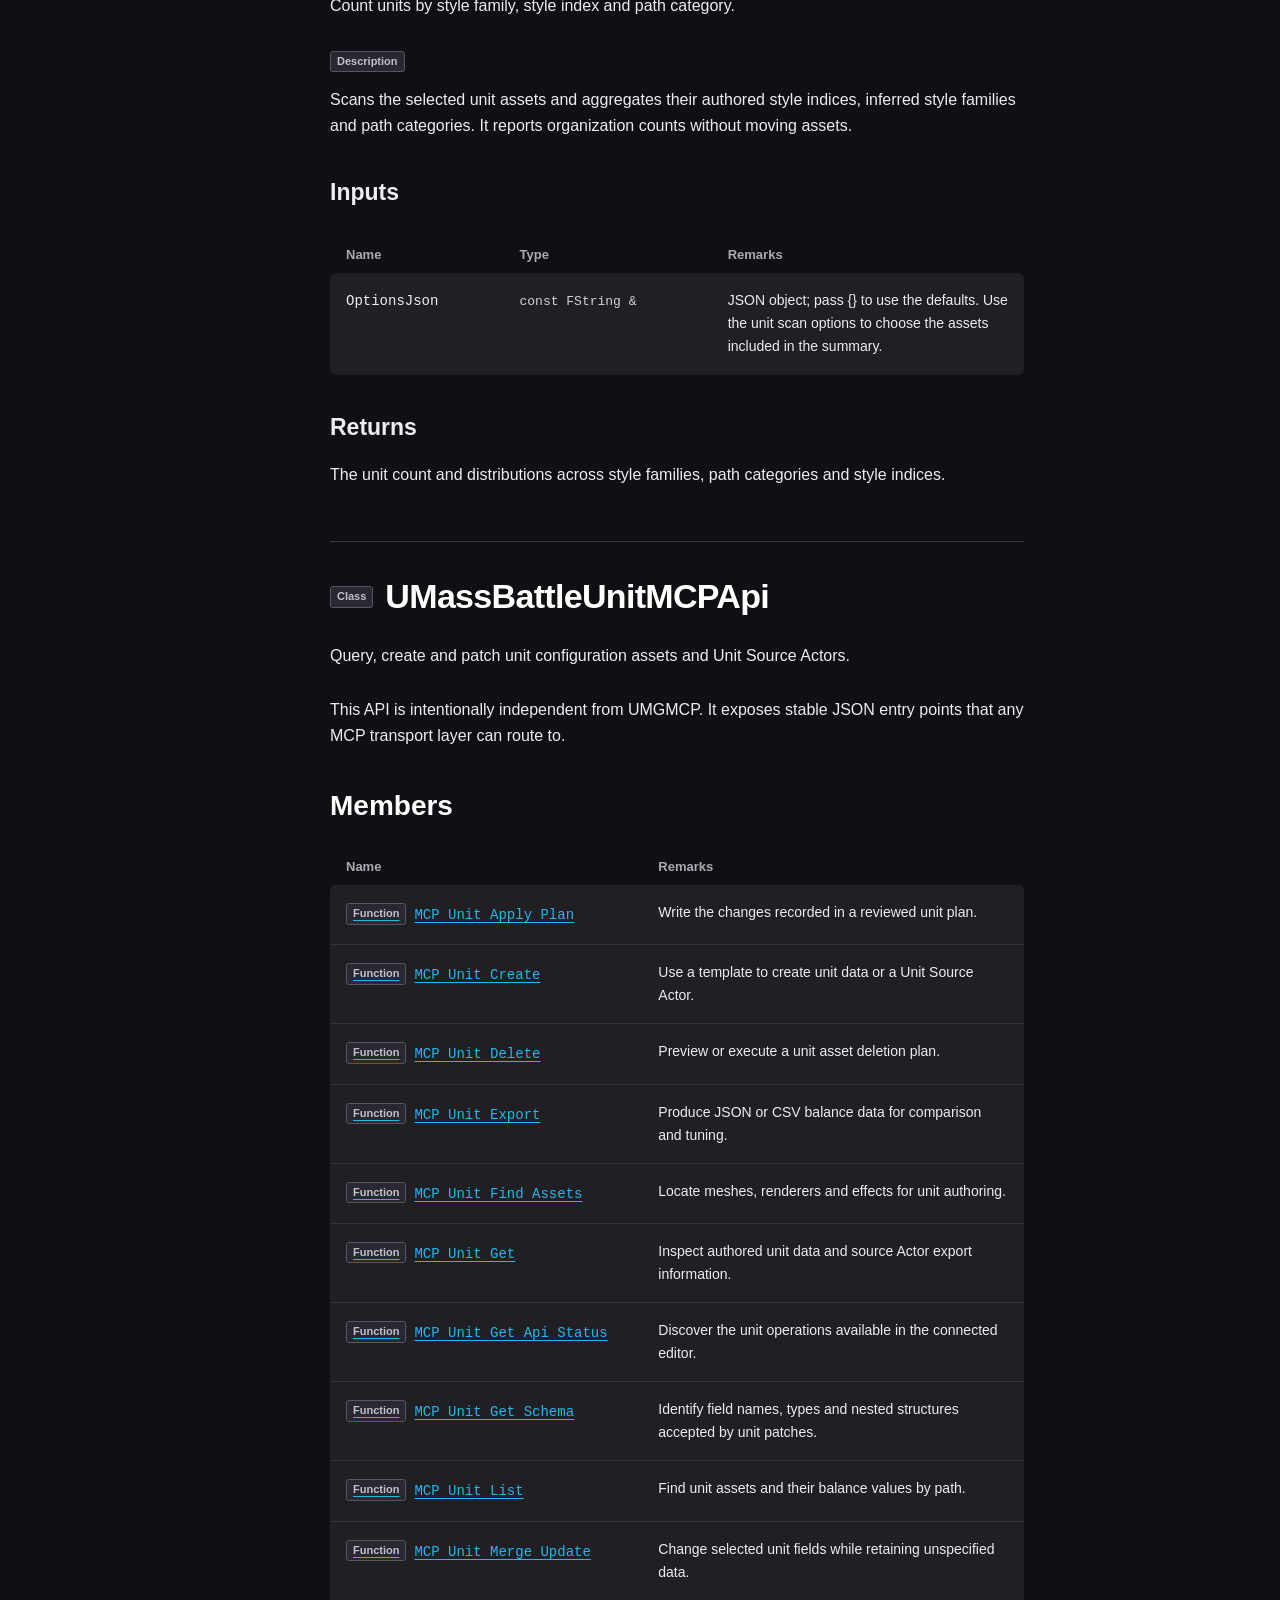
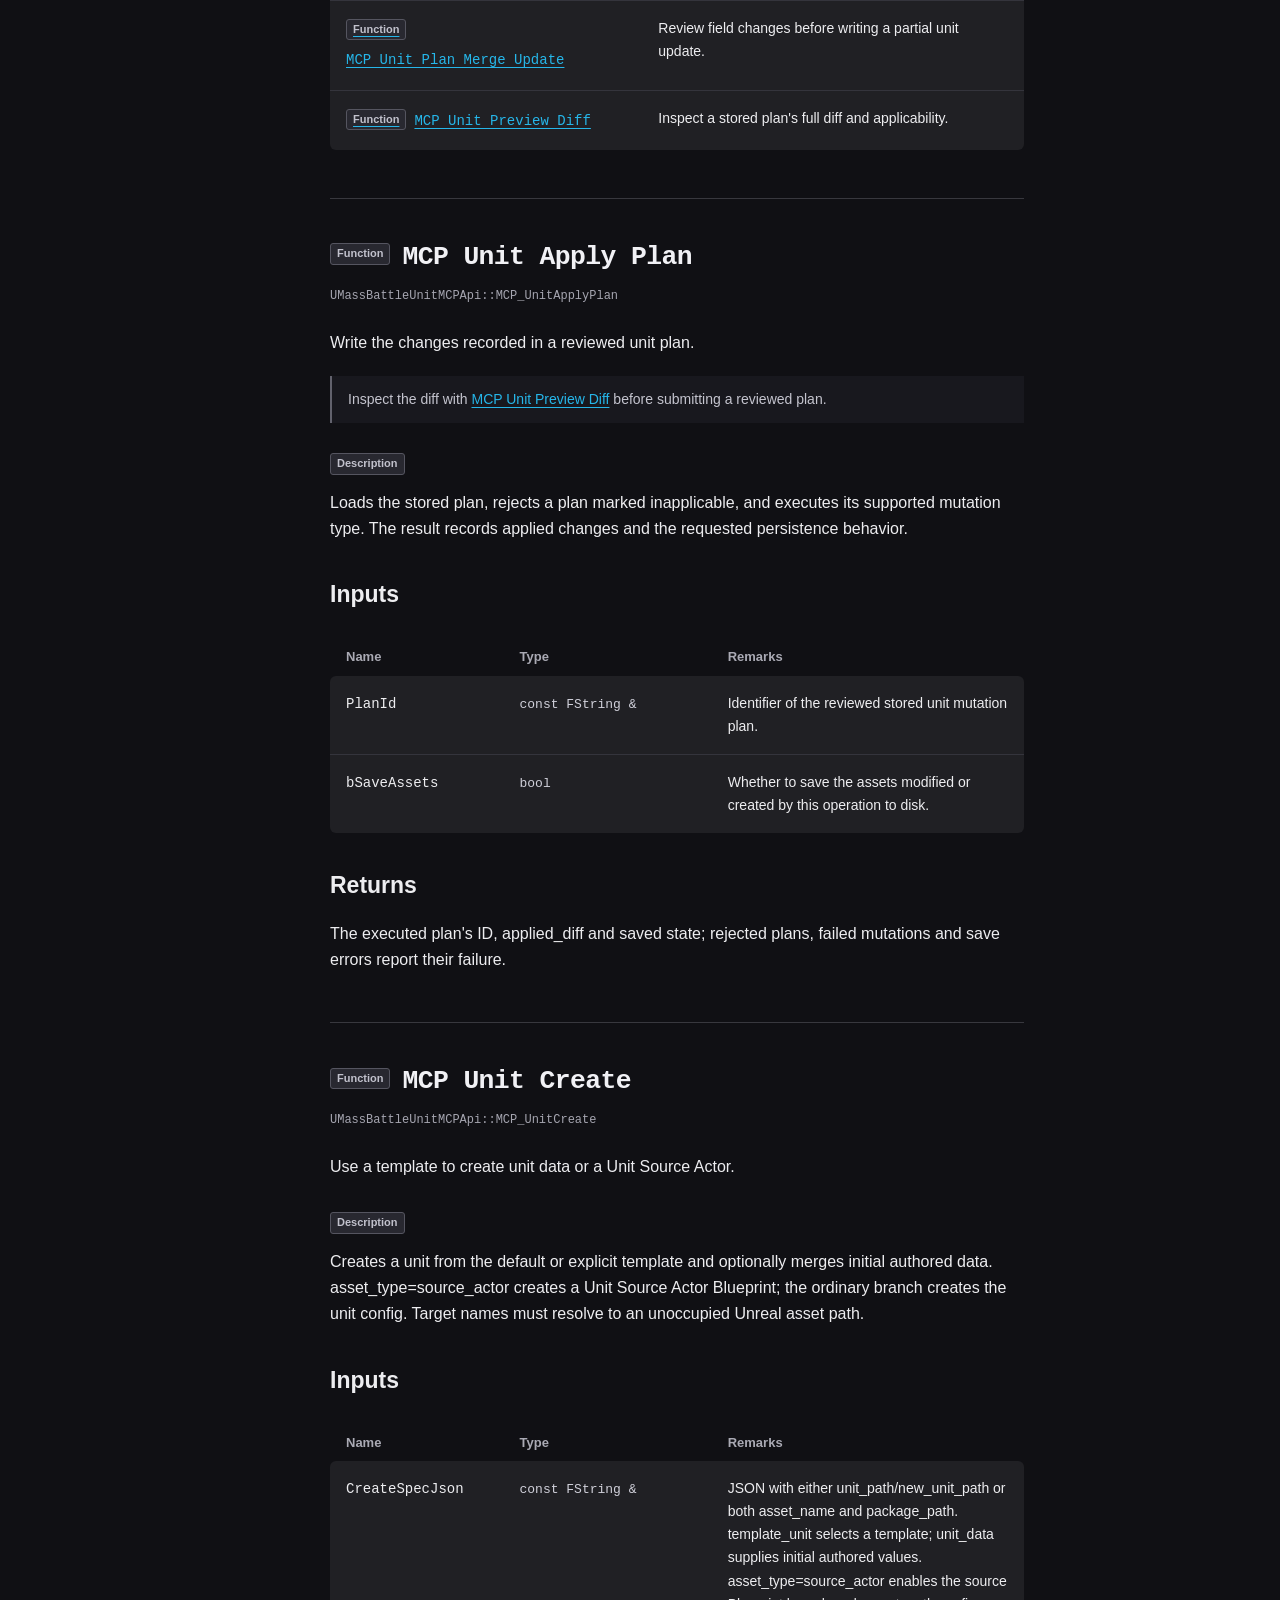
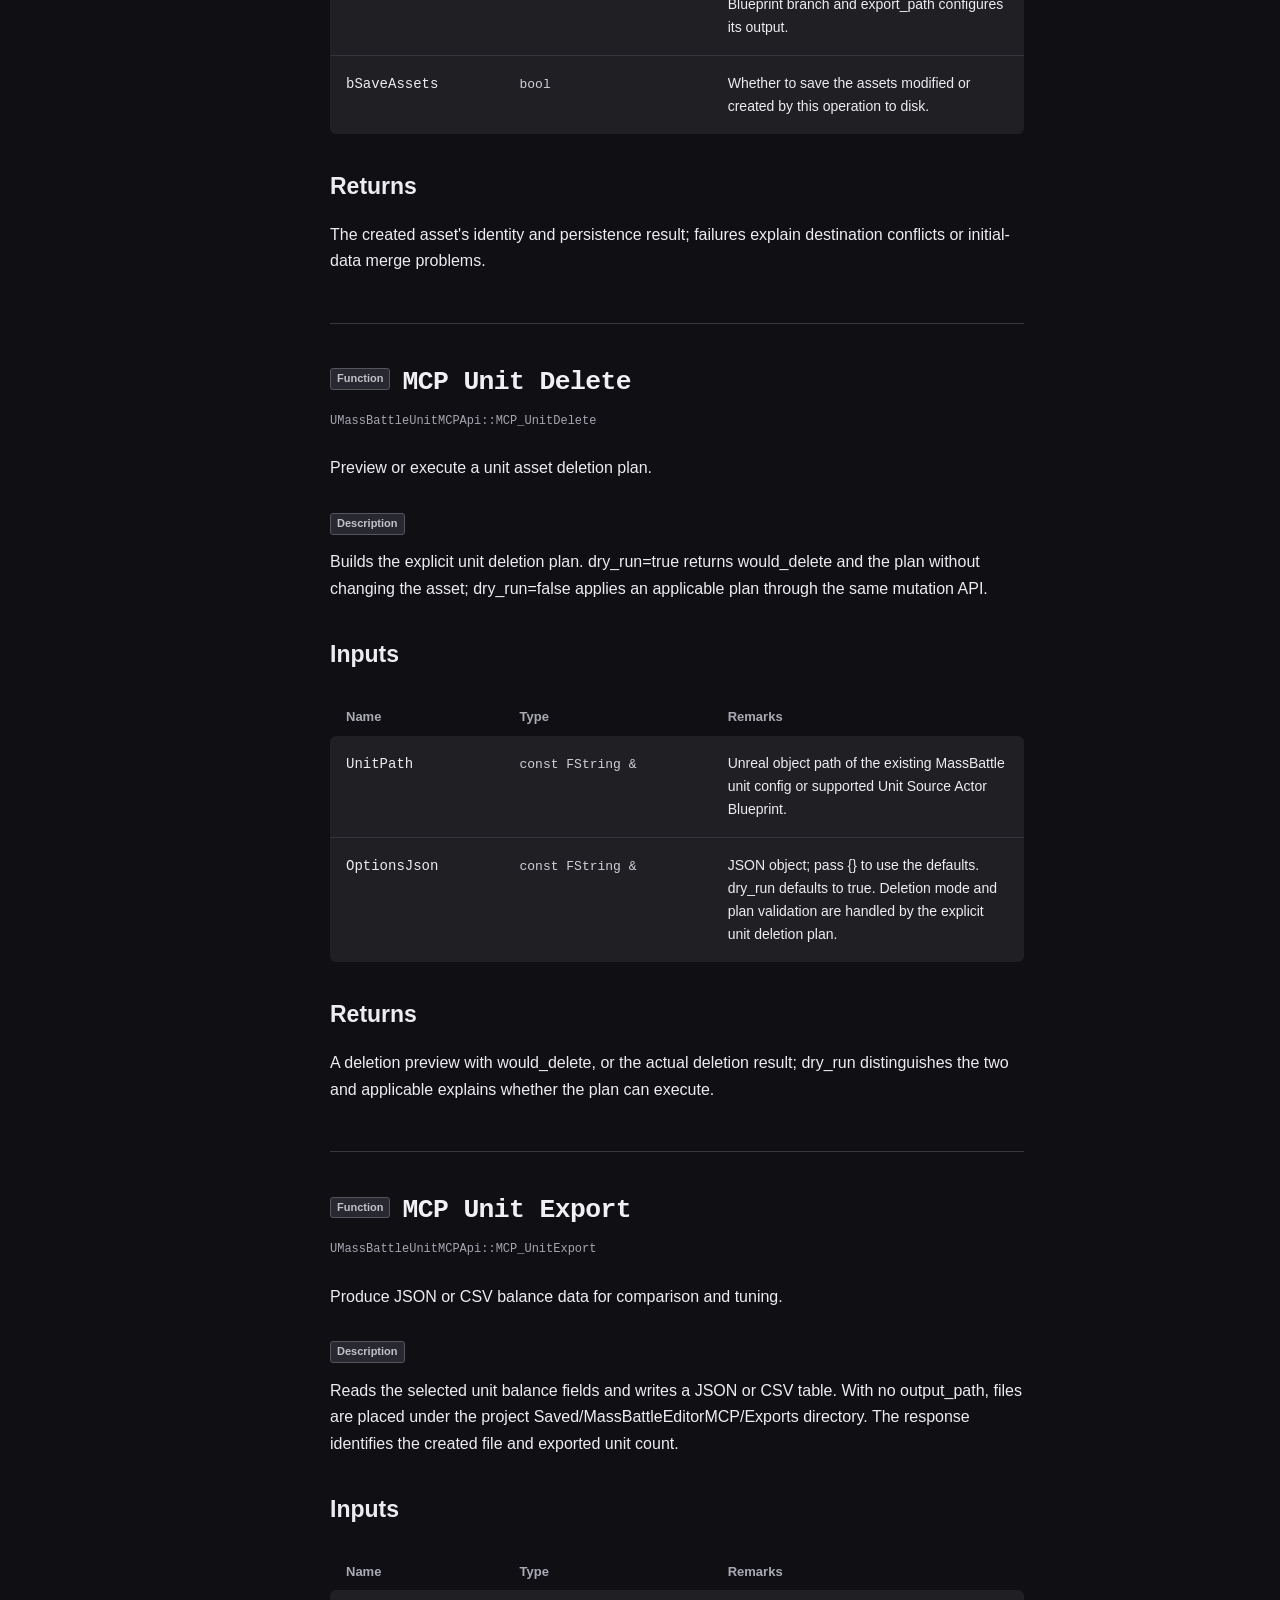
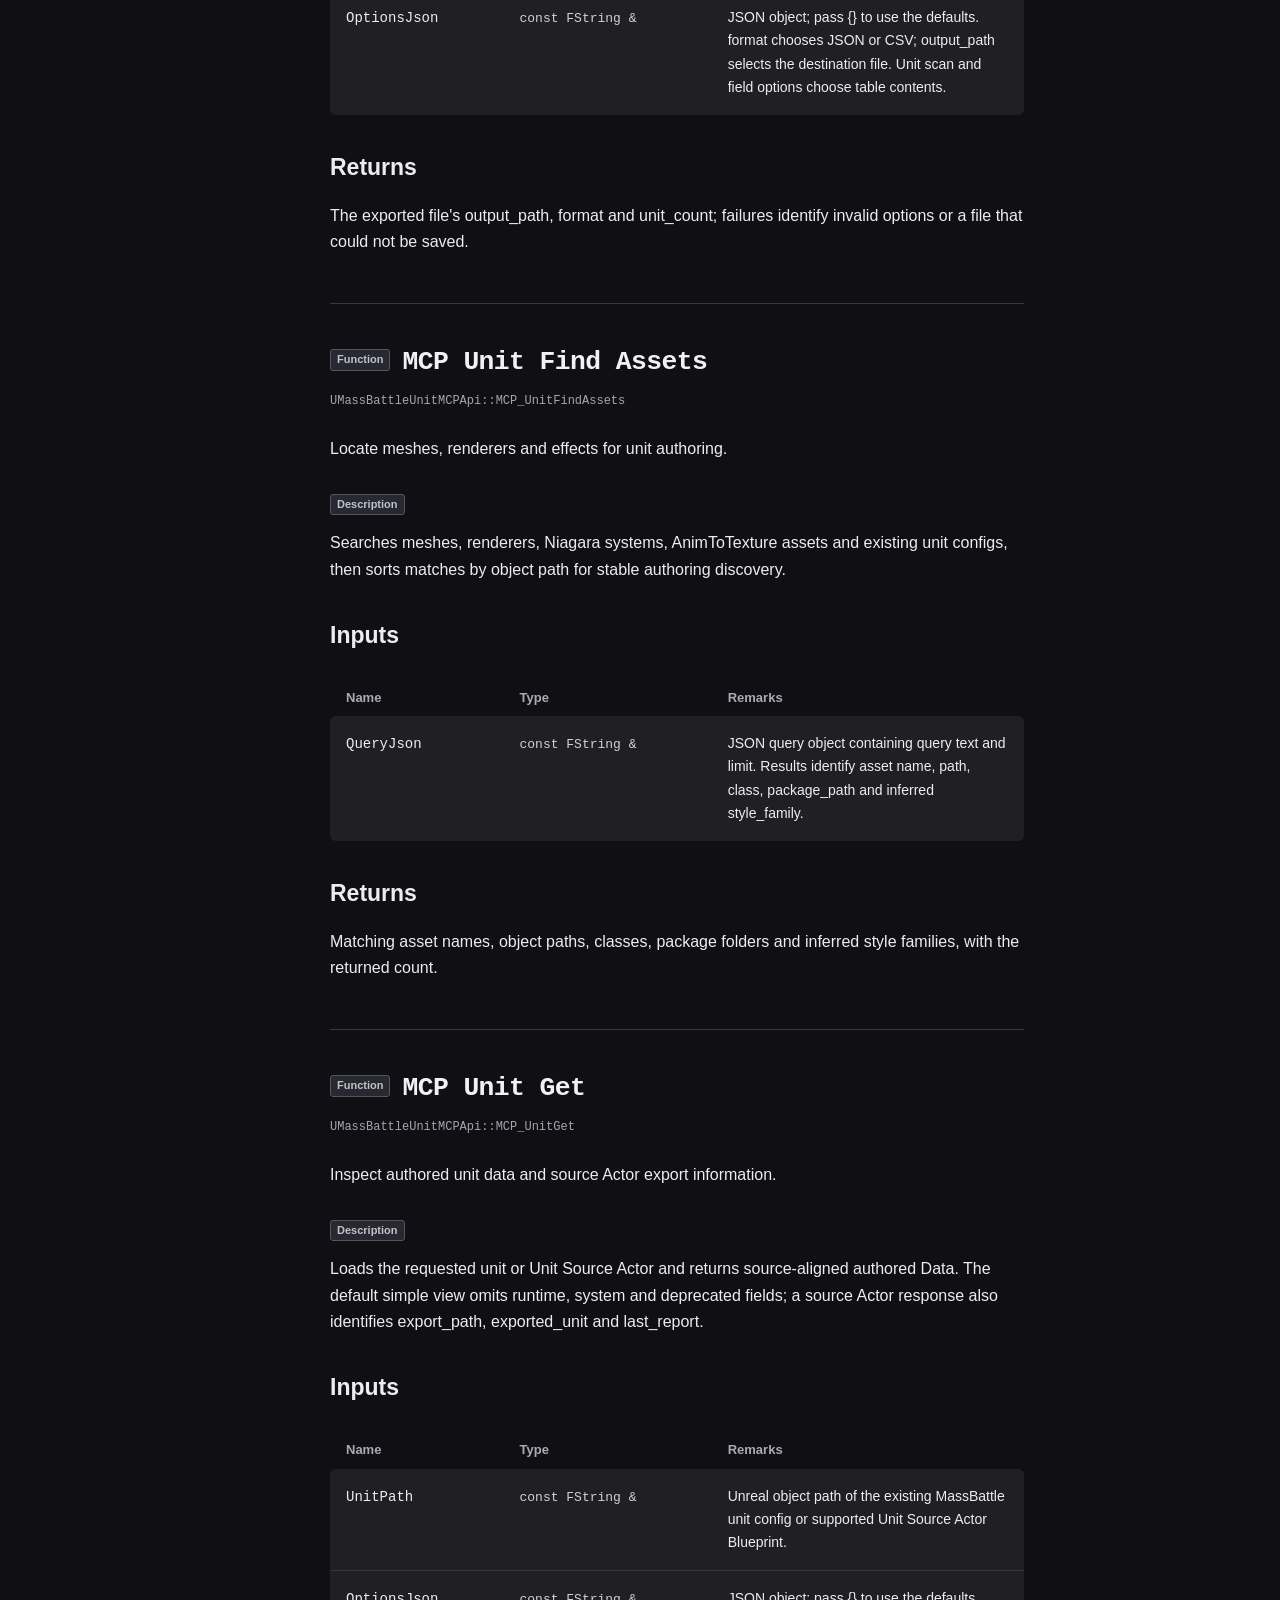
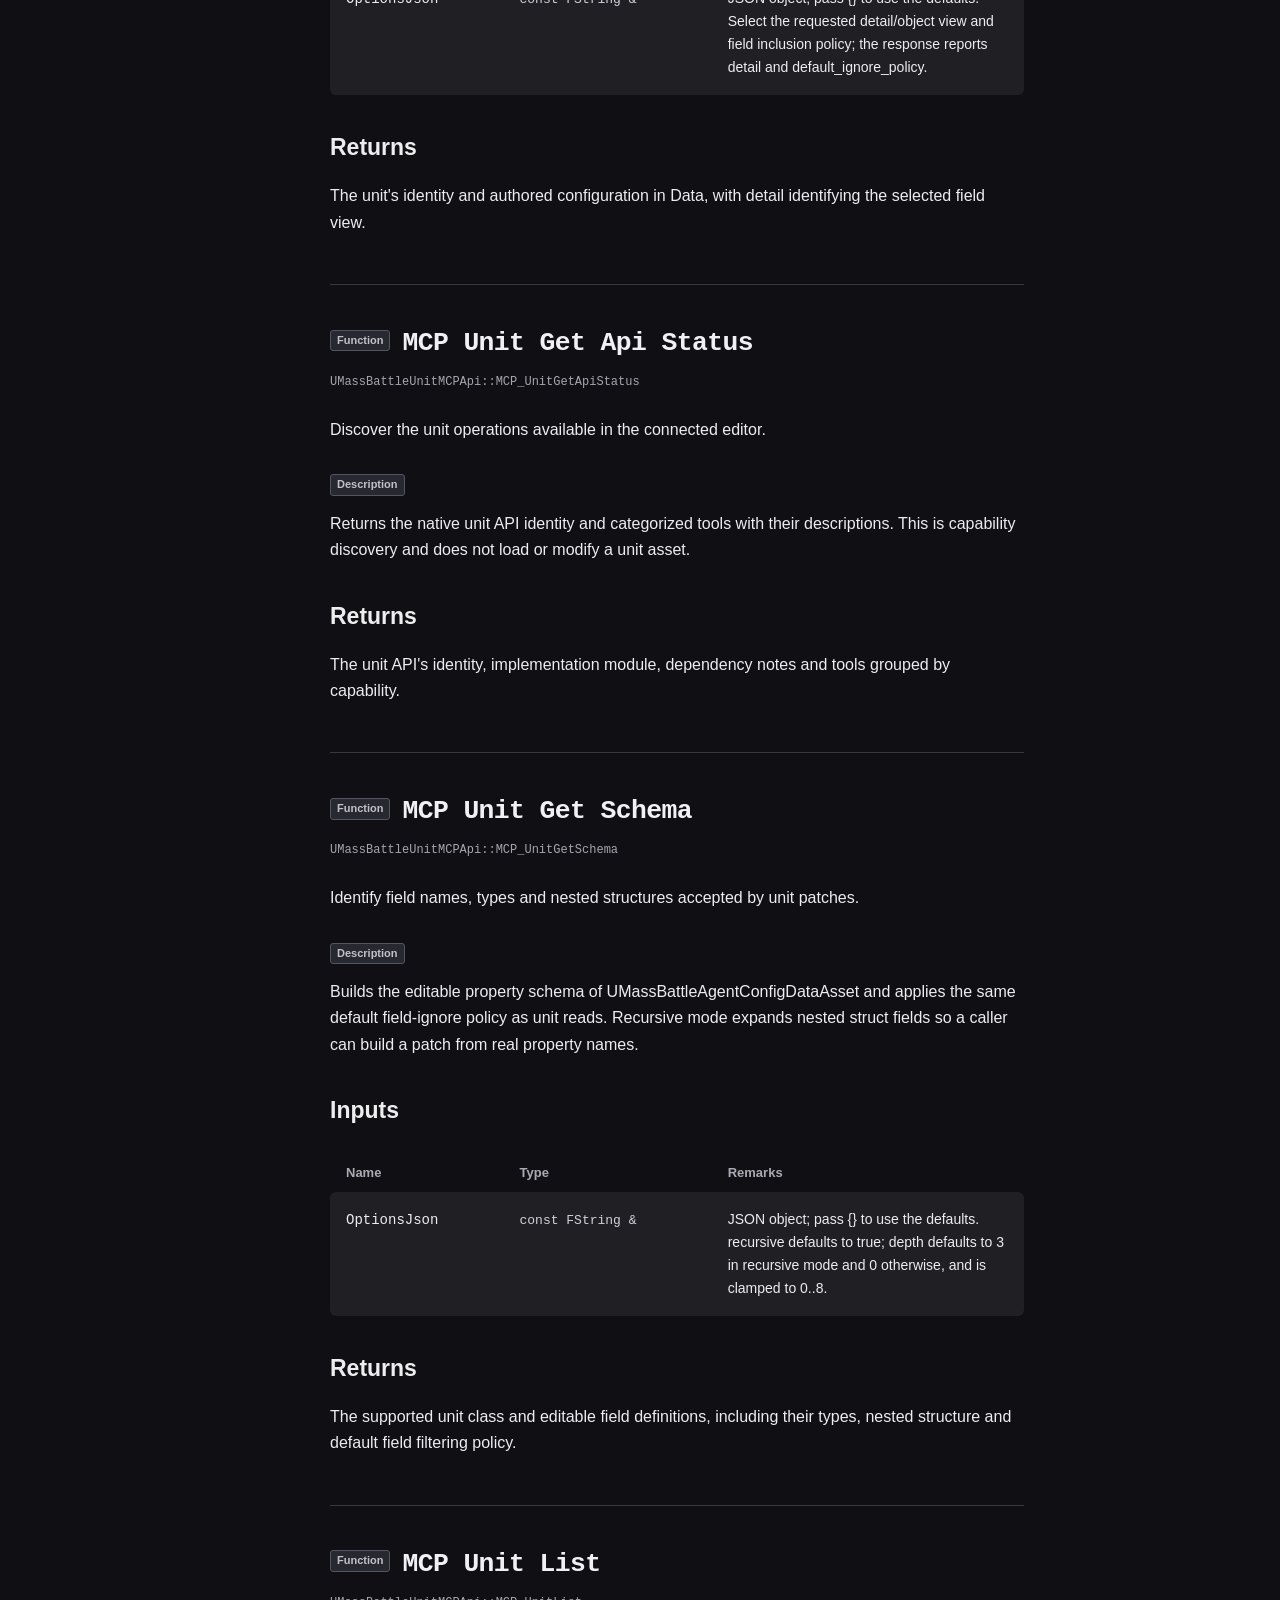
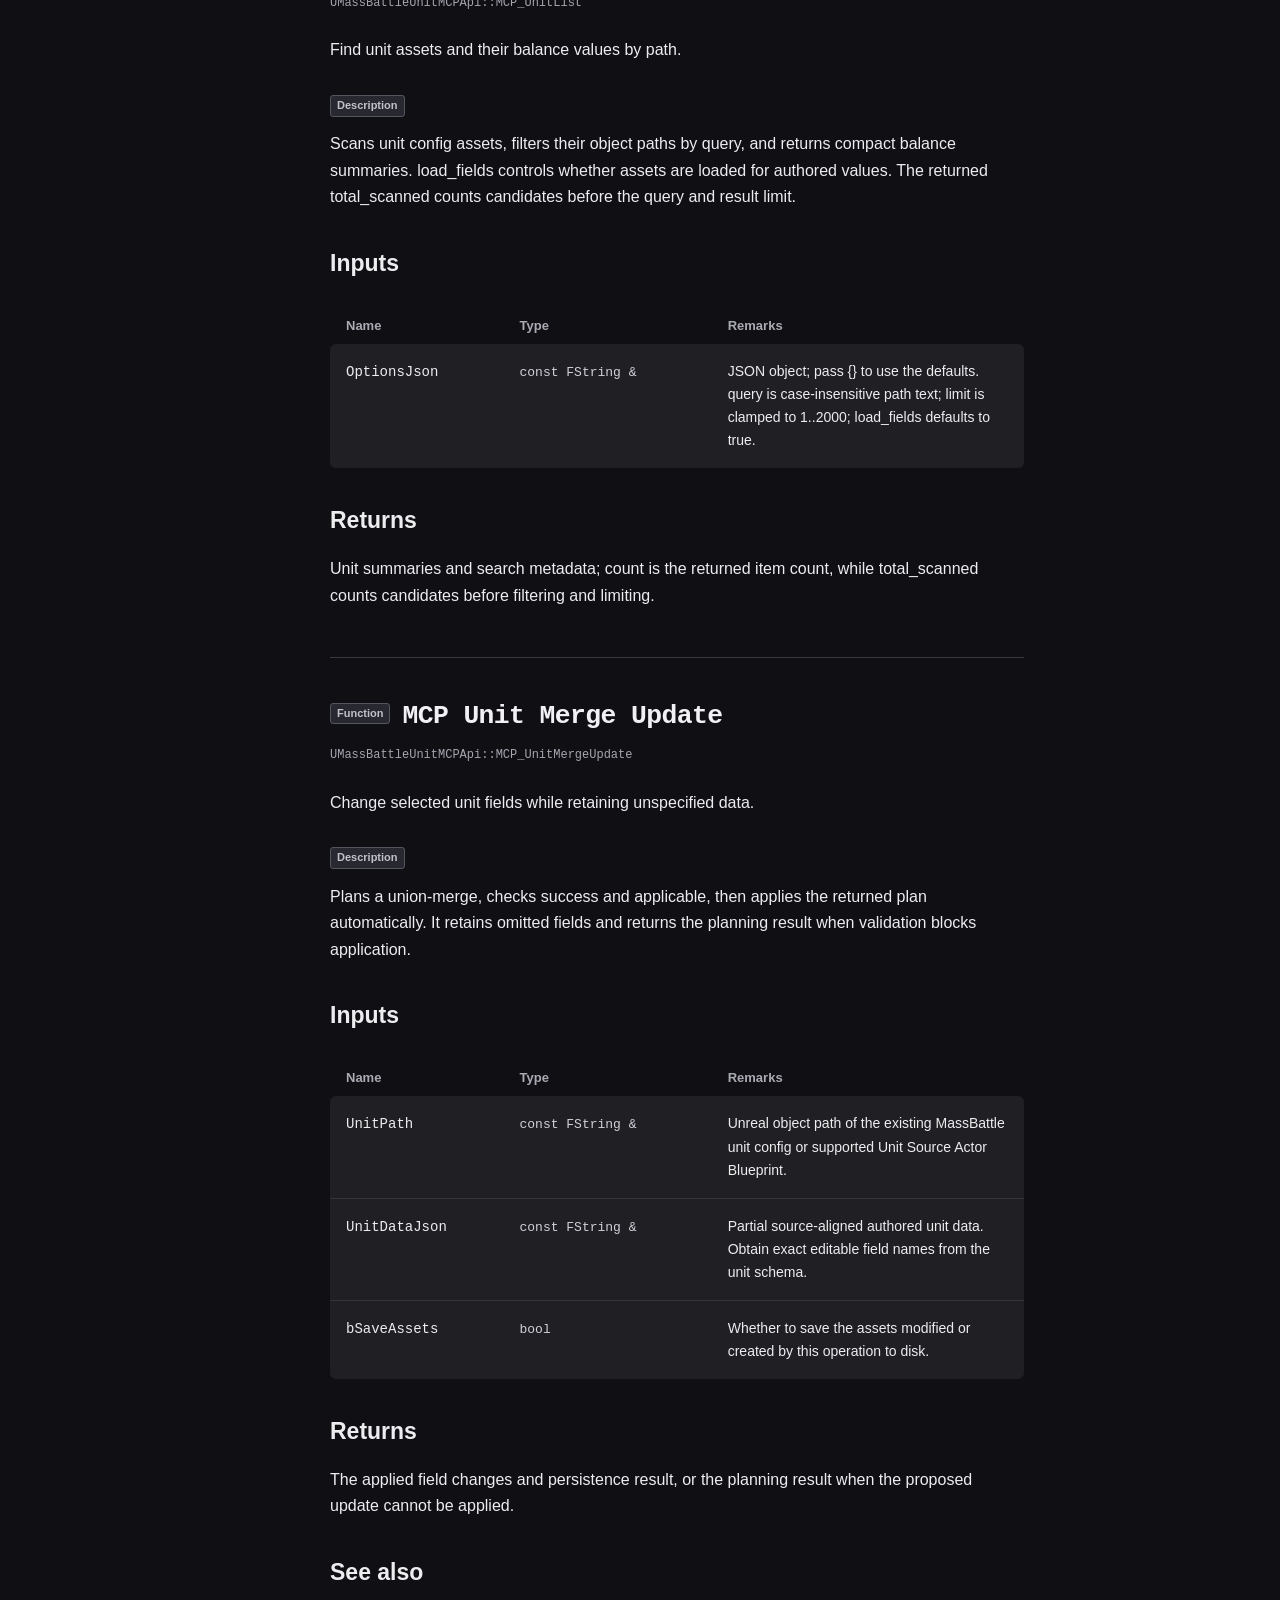
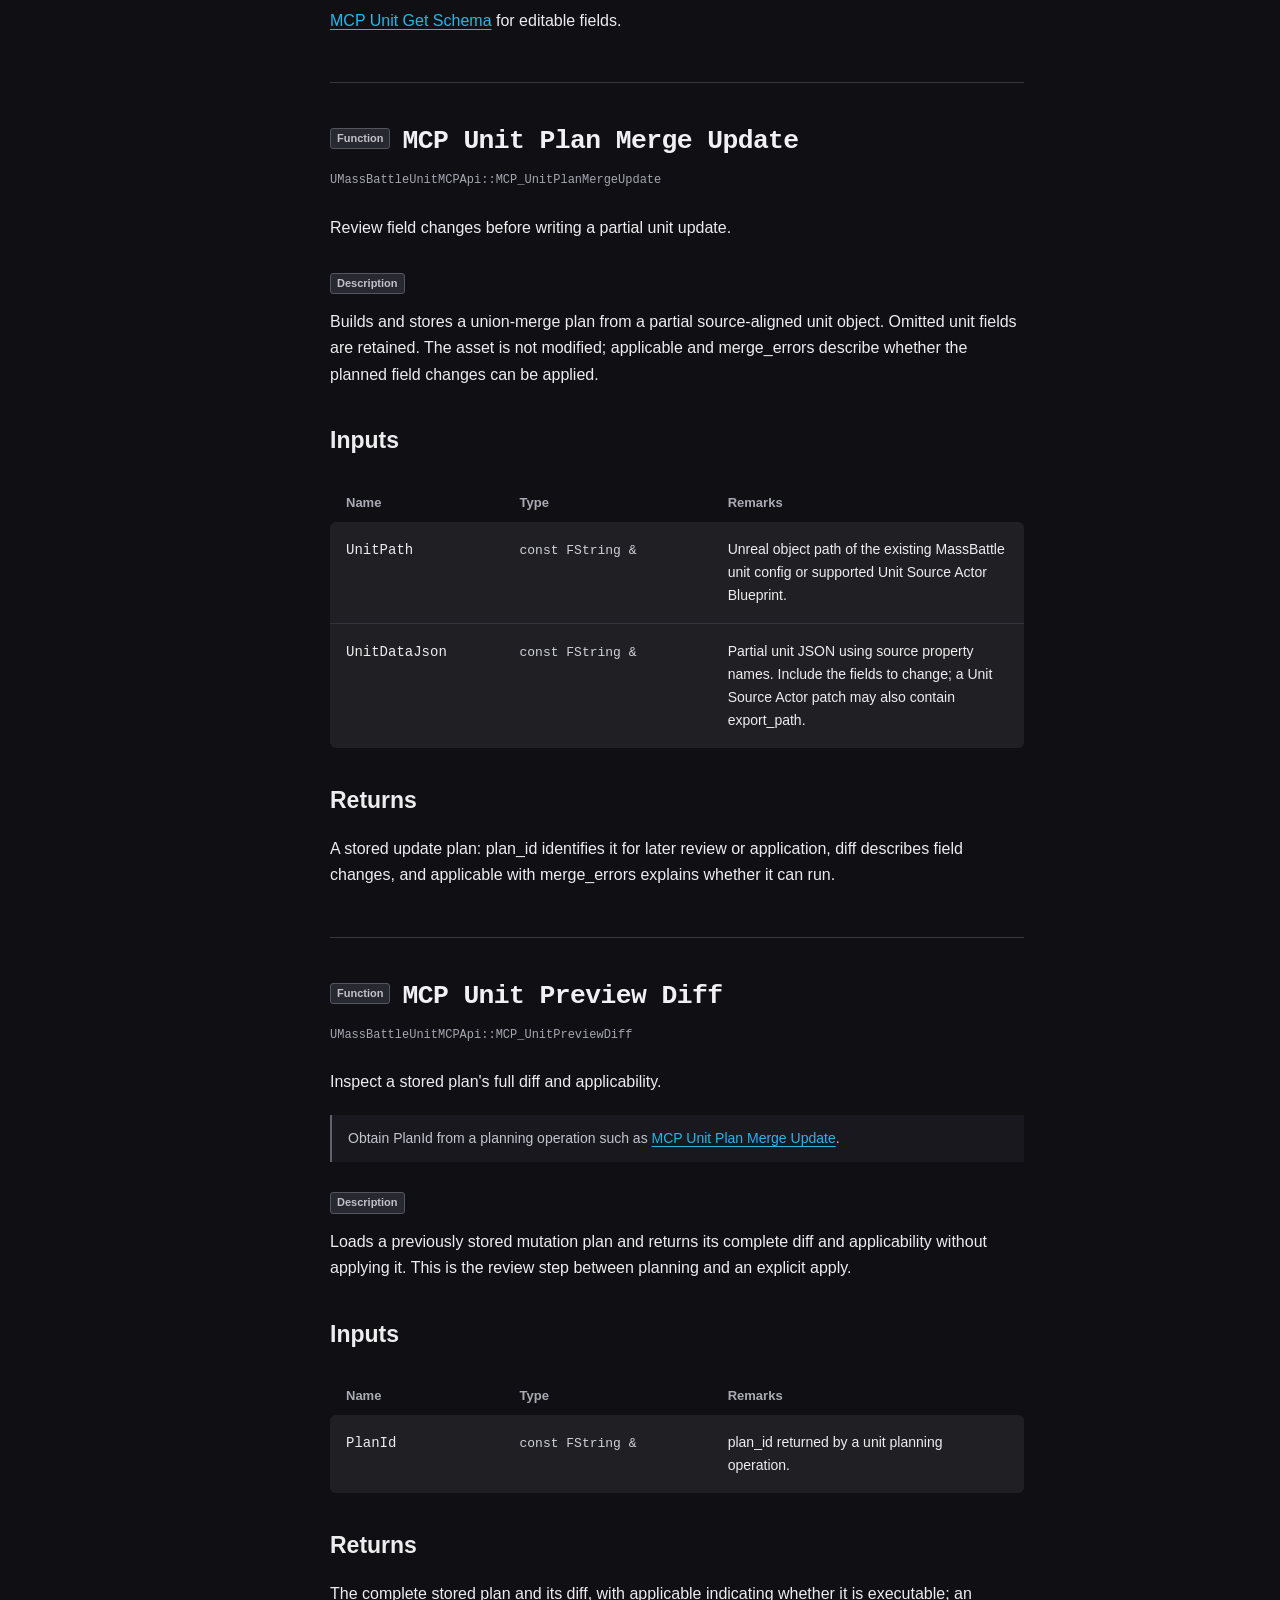
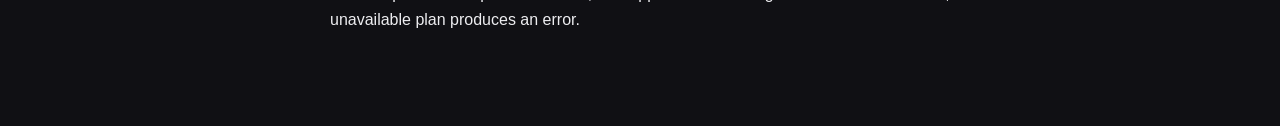
<file: user/en/API--item-d1b51fcabf11eae3.html>
<!doctype html><html lang="en"><head><meta charset="utf-8"><meta name="viewport" content="width=device-width,initial-scale=1"><title>MassBattleFrame MCP · MassBattleUnitMCPApi</title><link rel="stylesheet" href="../../assets/site.css?v=3b2268ddff83"><script defer src="../../assets/site.js?v=3b2268ddff83"></script></head><body>
<a class="skip-link" href="#main-content">Skip to content</a>
<header><button class="menu-toggle" aria-controls="project-navigation" aria-expanded="false">☰ Contents</button><a class="brand" href="index.html">MassBattleFrame MCP</a><div class="header-search"><label class="search"><span aria-hidden="true">⌕</span><input id="search" type="search" placeholder="Search this documentation" aria-label="Search this documentation"></label><div id="search-results" hidden></div></div><nav class="languages"><a href="../zh-CN/API--item-d1b51fcabf11eae3.html">简体中文</a><a aria-current="page" href="../en/API--item-d1b51fcabf11eae3.html">English</a></nav></header>
<aside class="sidebar" id="project-navigation"><div class="sidebar-title">MassBattleFrame MCP</div><div class="version"><span>Version</span><strong>1.20</strong></div><nav aria-label="Contents"><a class="nav-home" href="index.html">Documentation</a><div class="nav-caption">Folders</div><ul class="document-items"><li><a href="API--item-157806bdfc02007a.html">MassBattleEffectAssetMCPApi</a></li><li><a href="API--item-f8cca041032d4fc7.html">MassBattleNiagaraMCPApi</a></li><li><a href="API--item-e8ef5912931458ab.html">MassBattleProjectileMCPApi</a></li><li><a href="API--item-fc91a2fbf0981fb9.html">MassBattleUnitEditorMCPApi</a></li><li><a href="API--item-d1b51fcabf11eae3.html" aria-current="page">MassBattleUnitMCPApi</a></li></ul></nav></aside>
<main id="main-content" tabindex="-1"><nav class="breadcrumbs" aria-label="Documentation"><a href="index.html">MassBattleFrame MCP</a><span>/</span><span>MassBattleUnitMCPApi</span></nav><section class="file-overview" id="overview"><div class="page-heading"><span class="entity-label">File</span><h1>MassBattleUnitMCPApi.h</h1></div></section><section class="class-section" data-kind="class" id="class-918ec60b1aea475d"><div class="class-heading"><span class="entity-label">Class</span><h2>UMassBattleStyleMCPApi</h2></div><div class="class-members"><article class="api-card type-summary" id="42563a962229e9245764506d"><p class="brief">Report unit style distributions and plan asset folder organization.</p></article><table class="member-index"><caption>Members</caption><thead><tr><th scope="col">Name</th><th scope="col">Remarks</th></tr></thead><tbody><tr><td><a href="#d4646de84643b992c382d68b"><span class="entity-label">Function</span><code class="function-signature">MCP Style Plan Organize Units</code></a></td><td>Calculate destination folders and a move list from unit styles.</td></tr><tr><td><a href="#6e532f452a683bce1d9d0456"><span class="entity-label">Function</span><code class="function-signature">MCP Style Summarize Units</code></a></td><td>Count units by style family, style index and path category.</td></tr></tbody></table><article class="api-card" id="d4646de84643b992c382d68b"><div class="api-heading"><span class="entity-label">Function</span><h3><code class="function-signature">MCP Style Plan Organize Units</code></h3></div><code class="api-name">UMassBattleStyleMCPApi::MCP_StylePlanOrganizeUnits</code><p class="brief">Calculate destination folders and a move list from unit styles.</p><section class="api-details"><span class="entity-label">Description</span><p>Calculates destination folders from each unit style family and style index. It produces a reviewable move list only; this entry does not execute AssetTools moves.</p></section><h3>Inputs</h3><table class="parameters"><thead><tr><th scope="col">Name</th><th scope="col">Type</th><th scope="col">Remarks</th></tr></thead><tbody><tr><th scope="row"><code class="parameter-name">OptionsJson</code></th><td><code class="type">const FString &amp;</code></td><td>JSON object; pass {} to use the defaults. target_root selects the organization root; unit scan options select the source assets.</td></tr></tbody></table><h3>Returns</h3><p>A move proposal containing source and destination paths under target_root; dry_run_only=true identifies it as a plan rather than executed moves.</p></article><article class="api-card" id="6e532f452a683bce1d9d0456"><div class="api-heading"><span class="entity-label">Function</span><h3><code class="function-signature">MCP Style Summarize Units</code></h3></div><code class="api-name">UMassBattleStyleMCPApi::MCP_StyleSummarizeUnits</code><p class="brief">Count units by style family, style index and path category.</p><section class="api-details"><span class="entity-label">Description</span><p>Scans the selected unit assets and aggregates their authored style indices, inferred style families and path categories. It reports organization counts without moving assets.</p></section><h3>Inputs</h3><table class="parameters"><thead><tr><th scope="col">Name</th><th scope="col">Type</th><th scope="col">Remarks</th></tr></thead><tbody><tr><th scope="row"><code class="parameter-name">OptionsJson</code></th><td><code class="type">const FString &amp;</code></td><td>JSON object; pass {} to use the defaults. Use the unit scan options to choose the assets included in the summary.</td></tr></tbody></table><h3>Returns</h3><p>The unit count and distributions across style families, path categories and style indices.</p></article></div></section><section class="class-section" data-kind="class" id="class-c8cc0800689e6484"><div class="class-heading"><span class="entity-label">Class</span><h2>UMassBattleUnitMCPApi</h2></div><div class="class-members"><article class="api-card type-summary" id="e447a21781410439a3eb4807"><p class="brief">Query, create and patch unit configuration assets and Unit Source Actors.</p><section class="api-details"><p>This API is intentionally independent from UMGMCP. It exposes stable JSON entry points that any MCP transport layer can route to.</p></section></article><table class="member-index"><caption>Members</caption><thead><tr><th scope="col">Name</th><th scope="col">Remarks</th></tr></thead><tbody><tr><td><a href="#7b779567d9d6cabf5c6056f9"><span class="entity-label">Function</span><code class="function-signature">MCP Unit Apply Plan</code></a></td><td>Write the changes recorded in a reviewed unit plan.</td></tr><tr><td><a href="#c984d38817739fb8647bc21b"><span class="entity-label">Function</span><code class="function-signature">MCP Unit Create</code></a></td><td>Use a template to create unit data or a Unit Source Actor.</td></tr><tr><td><a href="#3467883ba4fc1ad77711d87d"><span class="entity-label">Function</span><code class="function-signature">MCP Unit Delete</code></a></td><td>Preview or execute a unit asset deletion plan.</td></tr><tr><td><a href="#6520fcd2dafd24ca7beaf44c"><span class="entity-label">Function</span><code class="function-signature">MCP Unit Export</code></a></td><td>Produce JSON or CSV balance data for comparison and tuning.</td></tr><tr><td><a href="#c9038103dd9cd30c636091f3"><span class="entity-label">Function</span><code class="function-signature">MCP Unit Find Assets</code></a></td><td>Locate meshes, renderers and effects for unit authoring.</td></tr><tr><td><a href="#70cb383a77dbbd99fc641365"><span class="entity-label">Function</span><code class="function-signature">MCP Unit Get</code></a></td><td>Inspect authored unit data and source Actor export information.</td></tr><tr><td><a href="#bcb1c45cee3e0fa375ae54f0"><span class="entity-label">Function</span><code class="function-signature">MCP Unit Get Api Status</code></a></td><td>Discover the unit operations available in the connected editor.</td></tr><tr><td><a href="#75df77daf143abcbe739d1ac"><span class="entity-label">Function</span><code class="function-signature">MCP Unit Get Schema</code></a></td><td>Identify field names, types and nested structures accepted by unit patches.</td></tr><tr><td><a href="#e4ecdc9e9ad4af21cb7a0133"><span class="entity-label">Function</span><code class="function-signature">MCP Unit List</code></a></td><td>Find unit assets and their balance values by path.</td></tr><tr><td><a href="#44d8610c3495cb324c333576"><span class="entity-label">Function</span><code class="function-signature">MCP Unit Merge Update</code></a></td><td>Change selected unit fields while retaining unspecified data.</td></tr><tr><td><a href="#1352dc5db4096033a86c953b"><span class="entity-label">Function</span><code class="function-signature">MCP Unit Plan Merge Update</code></a></td><td>Review field changes before writing a partial unit update.</td></tr><tr><td><a href="#7a05a9ee35a81326094b0c55"><span class="entity-label">Function</span><code class="function-signature">MCP Unit Preview Diff</code></a></td><td>Inspect a stored plan&#x27;s full diff and applicability.</td></tr></tbody></table><article class="api-card" id="7b779567d9d6cabf5c6056f9"><div class="api-heading"><span class="entity-label">Function</span><h3><code class="function-signature">MCP Unit Apply Plan</code></h3></div><code class="api-name">UMassBattleUnitMCPApi::MCP_UnitApplyPlan</code><p class="brief">Write the changes recorded in a reviewed unit plan.</p><aside class="usage-guidance"><p>Inspect the diff with <a class="api-ref" href="API--item-d1b51fcabf11eae3.html#7a05a9ee35a81326094b0c55" title="UMassBattleUnitMCPApi::MCP_UnitPreviewDiff — View API documentation"><code>MCP Unit Preview Diff</code></a> before submitting a reviewed plan.</p></aside><section class="api-details"><span class="entity-label">Description</span><p>Loads the stored plan, rejects a plan marked inapplicable, and executes its supported mutation type. The result records applied changes and the requested persistence behavior.</p></section><h3>Inputs</h3><table class="parameters"><thead><tr><th scope="col">Name</th><th scope="col">Type</th><th scope="col">Remarks</th></tr></thead><tbody><tr><th scope="row"><code class="parameter-name">PlanId</code></th><td><code class="type">const FString &amp;</code></td><td>Identifier of the reviewed stored unit mutation plan.</td></tr><tr><th scope="row"><code class="parameter-name">bSaveAssets</code></th><td><code class="type">bool</code></td><td>Whether to save the assets modified or created by this operation to disk.</td></tr></tbody></table><h3>Returns</h3><p>The executed plan&#x27;s ID, applied_diff and saved state; rejected plans, failed mutations and save errors report their failure.</p></article><article class="api-card" id="c984d38817739fb8647bc21b"><div class="api-heading"><span class="entity-label">Function</span><h3><code class="function-signature">MCP Unit Create</code></h3></div><code class="api-name">UMassBattleUnitMCPApi::MCP_UnitCreate</code><p class="brief">Use a template to create unit data or a Unit Source Actor.</p><section class="api-details"><span class="entity-label">Description</span><p>Creates a unit from the default or explicit template and optionally merges initial authored data. asset_type=source_actor creates a Unit Source Actor Blueprint; the ordinary branch creates the unit config. Target names must resolve to an unoccupied Unreal asset path.</p></section><h3>Inputs</h3><table class="parameters"><thead><tr><th scope="col">Name</th><th scope="col">Type</th><th scope="col">Remarks</th></tr></thead><tbody><tr><th scope="row"><code class="parameter-name">CreateSpecJson</code></th><td><code class="type">const FString &amp;</code></td><td>JSON with either unit_path/new_unit_path or both asset_name and package_path. template_unit selects a template; unit_data supplies initial authored values. asset_type=source_actor enables the source Blueprint branch and export_path configures its output.</td></tr><tr><th scope="row"><code class="parameter-name">bSaveAssets</code></th><td><code class="type">bool</code></td><td>Whether to save the assets modified or created by this operation to disk.</td></tr></tbody></table><h3>Returns</h3><p>The created asset&#x27;s identity and persistence result; failures explain destination conflicts or initial-data merge problems.</p></article><article class="api-card" id="3467883ba4fc1ad77711d87d"><div class="api-heading"><span class="entity-label">Function</span><h3><code class="function-signature">MCP Unit Delete</code></h3></div><code class="api-name">UMassBattleUnitMCPApi::MCP_UnitDelete</code><p class="brief">Preview or execute a unit asset deletion plan.</p><section class="api-details"><span class="entity-label">Description</span><p>Builds the explicit unit deletion plan. dry_run=true returns would_delete and the plan without changing the asset; dry_run=false applies an applicable plan through the same mutation API.</p></section><h3>Inputs</h3><table class="parameters"><thead><tr><th scope="col">Name</th><th scope="col">Type</th><th scope="col">Remarks</th></tr></thead><tbody><tr><th scope="row"><code class="parameter-name">UnitPath</code></th><td><code class="type">const FString &amp;</code></td><td>Unreal object path of the existing MassBattle unit config or supported Unit Source Actor Blueprint.</td></tr><tr><th scope="row"><code class="parameter-name">OptionsJson</code></th><td><code class="type">const FString &amp;</code></td><td>JSON object; pass {} to use the defaults. dry_run defaults to true. Deletion mode and plan validation are handled by the explicit unit deletion plan.</td></tr></tbody></table><h3>Returns</h3><p>A deletion preview with would_delete, or the actual deletion result; dry_run distinguishes the two and applicable explains whether the plan can execute.</p></article><article class="api-card" id="6520fcd2dafd24ca7beaf44c"><div class="api-heading"><span class="entity-label">Function</span><h3><code class="function-signature">MCP Unit Export</code></h3></div><code class="api-name">UMassBattleUnitMCPApi::MCP_UnitExport</code><p class="brief">Produce JSON or CSV balance data for comparison and tuning.</p><section class="api-details"><span class="entity-label">Description</span><p>Reads the selected unit balance fields and writes a JSON or CSV table. With no output_path, files are placed under the project Saved/MassBattleEditorMCP/Exports directory. The response identifies the created file and exported unit count.</p></section><h3>Inputs</h3><table class="parameters"><thead><tr><th scope="col">Name</th><th scope="col">Type</th><th scope="col">Remarks</th></tr></thead><tbody><tr><th scope="row"><code class="parameter-name">OptionsJson</code></th><td><code class="type">const FString &amp;</code></td><td>JSON object; pass {} to use the defaults. format chooses JSON or CSV; output_path selects the destination file. Unit scan and field options choose table contents.</td></tr></tbody></table><h3>Returns</h3><p>The exported file&#x27;s output_path, format and unit_count; failures identify invalid options or a file that could not be saved.</p></article><article class="api-card" id="c9038103dd9cd30c636091f3"><div class="api-heading"><span class="entity-label">Function</span><h3><code class="function-signature">MCP Unit Find Assets</code></h3></div><code class="api-name">UMassBattleUnitMCPApi::MCP_UnitFindAssets</code><p class="brief">Locate meshes, renderers and effects for unit authoring.</p><section class="api-details"><span class="entity-label">Description</span><p>Searches meshes, renderers, Niagara systems, AnimToTexture assets and existing unit configs, then sorts matches by object path for stable authoring discovery.</p></section><h3>Inputs</h3><table class="parameters"><thead><tr><th scope="col">Name</th><th scope="col">Type</th><th scope="col">Remarks</th></tr></thead><tbody><tr><th scope="row"><code class="parameter-name">QueryJson</code></th><td><code class="type">const FString &amp;</code></td><td>JSON query object containing query text and limit. Results identify asset name, path, class, package_path and inferred style_family.</td></tr></tbody></table><h3>Returns</h3><p>Matching asset names, object paths, classes, package folders and inferred style families, with the returned count.</p></article><article class="api-card" id="70cb383a77dbbd99fc641365"><div class="api-heading"><span class="entity-label">Function</span><h3><code class="function-signature">MCP Unit Get</code></h3></div><code class="api-name">UMassBattleUnitMCPApi::MCP_UnitGet</code><p class="brief">Inspect authored unit data and source Actor export information.</p><section class="api-details"><span class="entity-label">Description</span><p>Loads the requested unit or Unit Source Actor and returns source-aligned authored Data. The default simple view omits runtime, system and deprecated fields; a source Actor response also identifies export_path, exported_unit and last_report.</p></section><h3>Inputs</h3><table class="parameters"><thead><tr><th scope="col">Name</th><th scope="col">Type</th><th scope="col">Remarks</th></tr></thead><tbody><tr><th scope="row"><code class="parameter-name">UnitPath</code></th><td><code class="type">const FString &amp;</code></td><td>Unreal object path of the existing MassBattle unit config or supported Unit Source Actor Blueprint.</td></tr><tr><th scope="row"><code class="parameter-name">OptionsJson</code></th><td><code class="type">const FString &amp;</code></td><td>JSON object; pass {} to use the defaults. Select the requested detail/object view and field inclusion policy; the response reports detail and default_ignore_policy.</td></tr></tbody></table><h3>Returns</h3><p>The unit&#x27;s identity and authored configuration in Data, with detail identifying the selected field view.</p></article><article class="api-card" id="bcb1c45cee3e0fa375ae54f0"><div class="api-heading"><span class="entity-label">Function</span><h3><code class="function-signature">MCP Unit Get Api Status</code></h3></div><code class="api-name">UMassBattleUnitMCPApi::MCP_UnitGetApiStatus</code><p class="brief">Discover the unit operations available in the connected editor.</p><section class="api-details"><span class="entity-label">Description</span><p>Returns the native unit API identity and categorized tools with their descriptions. This is capability discovery and does not load or modify a unit asset.</p></section><h3>Returns</h3><p>The unit API&#x27;s identity, implementation module, dependency notes and tools grouped by capability.</p></article><article class="api-card" id="75df77daf143abcbe739d1ac"><div class="api-heading"><span class="entity-label">Function</span><h3><code class="function-signature">MCP Unit Get Schema</code></h3></div><code class="api-name">UMassBattleUnitMCPApi::MCP_UnitGetSchema</code><p class="brief">Identify field names, types and nested structures accepted by unit patches.</p><section class="api-details"><span class="entity-label">Description</span><p>Builds the editable property schema of UMassBattleAgentConfigDataAsset and applies the same default field-ignore policy as unit reads. Recursive mode expands nested struct fields so a caller can build a patch from real property names.</p></section><h3>Inputs</h3><table class="parameters"><thead><tr><th scope="col">Name</th><th scope="col">Type</th><th scope="col">Remarks</th></tr></thead><tbody><tr><th scope="row"><code class="parameter-name">OptionsJson</code></th><td><code class="type">const FString &amp;</code></td><td>JSON object; pass {} to use the defaults. recursive defaults to true; depth defaults to 3 in recursive mode and 0 otherwise, and is clamped to 0..8.</td></tr></tbody></table><h3>Returns</h3><p>The supported unit class and editable field definitions, including their types, nested structure and default field filtering policy.</p></article><article class="api-card" id="e4ecdc9e9ad4af21cb7a0133"><div class="api-heading"><span class="entity-label">Function</span><h3><code class="function-signature">MCP Unit List</code></h3></div><code class="api-name">UMassBattleUnitMCPApi::MCP_UnitList</code><p class="brief">Find unit assets and their balance values by path.</p><section class="api-details"><span class="entity-label">Description</span><p>Scans unit config assets, filters their object paths by query, and returns compact balance summaries. load_fields controls whether assets are loaded for authored values. The returned total_scanned counts candidates before the query and result limit.</p></section><h3>Inputs</h3><table class="parameters"><thead><tr><th scope="col">Name</th><th scope="col">Type</th><th scope="col">Remarks</th></tr></thead><tbody><tr><th scope="row"><code class="parameter-name">OptionsJson</code></th><td><code class="type">const FString &amp;</code></td><td>JSON object; pass {} to use the defaults. query is case-insensitive path text; limit is clamped to 1..2000; load_fields defaults to true.</td></tr></tbody></table><h3>Returns</h3><p>Unit summaries and search metadata; count is the returned item count, while total_scanned counts candidates before filtering and limiting.</p></article><article class="api-card" id="44d8610c3495cb324c333576"><div class="api-heading"><span class="entity-label">Function</span><h3><code class="function-signature">MCP Unit Merge Update</code></h3></div><code class="api-name">UMassBattleUnitMCPApi::MCP_UnitMergeUpdate</code><p class="brief">Change selected unit fields while retaining unspecified data.</p><section class="api-details"><span class="entity-label">Description</span><p>Plans a union-merge, checks success and applicable, then applies the returned plan automatically. It retains omitted fields and returns the planning result when validation blocks application.</p></section><h3>Inputs</h3><table class="parameters"><thead><tr><th scope="col">Name</th><th scope="col">Type</th><th scope="col">Remarks</th></tr></thead><tbody><tr><th scope="row"><code class="parameter-name">UnitPath</code></th><td><code class="type">const FString &amp;</code></td><td>Unreal object path of the existing MassBattle unit config or supported Unit Source Actor Blueprint.</td></tr><tr><th scope="row"><code class="parameter-name">UnitDataJson</code></th><td><code class="type">const FString &amp;</code></td><td>Partial source-aligned authored unit data. Obtain exact editable field names from the unit schema.</td></tr><tr><th scope="row"><code class="parameter-name">bSaveAssets</code></th><td><code class="type">bool</code></td><td>Whether to save the assets modified or created by this operation to disk.</td></tr></tbody></table><h3>Returns</h3><p>The applied field changes and persistence result, or the planning result when the proposed update cannot be applied.</p><h3>See also</h3><p><a class="api-ref" href="API--item-d1b51fcabf11eae3.html#75df77daf143abcbe739d1ac" title="UMassBattleUnitMCPApi::MCP_UnitGetSchema — View API documentation"><code>MCP Unit Get Schema</code></a> for editable fields.</p></article><article class="api-card" id="1352dc5db4096033a86c953b"><div class="api-heading"><span class="entity-label">Function</span><h3><code class="function-signature">MCP Unit Plan Merge Update</code></h3></div><code class="api-name">UMassBattleUnitMCPApi::MCP_UnitPlanMergeUpdate</code><p class="brief">Review field changes before writing a partial unit update.</p><section class="api-details"><span class="entity-label">Description</span><p>Builds and stores a union-merge plan from a partial source-aligned unit object. Omitted unit fields are retained. The asset is not modified; applicable and merge_errors describe whether the planned field changes can be applied.</p></section><h3>Inputs</h3><table class="parameters"><thead><tr><th scope="col">Name</th><th scope="col">Type</th><th scope="col">Remarks</th></tr></thead><tbody><tr><th scope="row"><code class="parameter-name">UnitPath</code></th><td><code class="type">const FString &amp;</code></td><td>Unreal object path of the existing MassBattle unit config or supported Unit Source Actor Blueprint.</td></tr><tr><th scope="row"><code class="parameter-name">UnitDataJson</code></th><td><code class="type">const FString &amp;</code></td><td>Partial unit JSON using source property names. Include the fields to change; a Unit Source Actor patch may also contain export_path.</td></tr></tbody></table><h3>Returns</h3><p>A stored update plan: plan_id identifies it for later review or application, diff describes field changes, and applicable with merge_errors explains whether it can run.</p></article><article class="api-card" id="7a05a9ee35a81326094b0c55"><div class="api-heading"><span class="entity-label">Function</span><h3><code class="function-signature">MCP Unit Preview Diff</code></h3></div><code class="api-name">UMassBattleUnitMCPApi::MCP_UnitPreviewDiff</code><p class="brief">Inspect a stored plan&#x27;s full diff and applicability.</p><aside class="usage-guidance"><p>Obtain PlanId from a planning operation such as <a class="api-ref" href="API--item-d1b51fcabf11eae3.html#1352dc5db4096033a86c953b" title="UMassBattleUnitMCPApi::MCP_UnitPlanMergeUpdate — View API documentation"><code>MCP Unit Plan Merge Update</code></a>.</p></aside><section class="api-details"><span class="entity-label">Description</span><p>Loads a previously stored mutation plan and returns its complete diff and applicability without applying it. This is the review step between planning and an explicit apply.</p></section><h3>Inputs</h3><table class="parameters"><thead><tr><th scope="col">Name</th><th scope="col">Type</th><th scope="col">Remarks</th></tr></thead><tbody><tr><th scope="row"><code class="parameter-name">PlanId</code></th><td><code class="type">const FString &amp;</code></td><td>plan_id returned by a unit planning operation.</td></tr></tbody></table><h3>Returns</h3><p>The complete stored plan and its diff, with applicable indicating whether it is executable; an unavailable plan produces an error.</p></article></div></section></main>
<aside class="page-toc"><nav aria-label="On this page"><h2>On this page</h2><a href="#overview">Overview</a><a href="#class-918ec60b1aea475d">UMassBattleStyleMCPApi</a><a class="toc-member" href="#d4646de84643b992c382d68b">MCP Style Plan Organize Units</a><a class="toc-member" href="#6e532f452a683bce1d9d0456">MCP Style Summarize Units</a><a href="#class-c8cc0800689e6484">UMassBattleUnitMCPApi</a><a class="toc-member" href="#7b779567d9d6cabf5c6056f9">MCP Unit Apply Plan</a><a class="toc-member" href="#c984d38817739fb8647bc21b">MCP Unit Create</a><a class="toc-member" href="#3467883ba4fc1ad77711d87d">MCP Unit Delete</a><a class="toc-member" href="#6520fcd2dafd24ca7beaf44c">MCP Unit Export</a><a class="toc-member" href="#c9038103dd9cd30c636091f3">MCP Unit Find Assets</a><a class="toc-member" href="#70cb383a77dbbd99fc641365">MCP Unit Get</a><a class="toc-member" href="#bcb1c45cee3e0fa375ae54f0">MCP Unit Get Api Status</a><a class="toc-member" href="#75df77daf143abcbe739d1ac">MCP Unit Get Schema</a><a class="toc-member" href="#e4ecdc9e9ad4af21cb7a0133">MCP Unit List</a><a class="toc-member" href="#44d8610c3495cb324c333576">MCP Unit Merge Update</a><a class="toc-member" href="#1352dc5db4096033a86c953b">MCP Unit Plan Merge Update</a><a class="toc-member" href="#7a05a9ee35a81326094b0c55">MCP Unit Preview Diff</a></nav></aside><script type="application/json" id="search-index">[{"id": "a216bb0bb8f23afffbd96e5a", "title": "MassBattleEffectAssetMCPApi.h", "name": "MassBattleEffectAssetMCPApi.h", "group": "API", "brief": "Manage Niagara, Cascade, material and Blueprint effect assets and renderer defaults.", "page": "API--item-157806bdfc02007a.html"}, {"id": "121c2a7c7767cc304c3db289", "title": "MassBattleNiagaraMCPApi.h", "name": "MassBattleNiagaraMCPApi.h", "group": "API", "brief": "Inspect and edit Niagara systems for MassBattle batch effect conversion.", "page": "API--item-f8cca041032d4fc7.html"}, {"id": "521d945451f14f9c470f799f", "title": "UMassBattleEffectAssetMCPApi", "name": "UMassBattleEffectAssetMCPApi", "group": "API", "brief": "Inspect and copy effect assets and configure batch renderer class defaults.", "page": "API--item-157806bdfc02007a.html"}, {"id": "37e8c902ff12be9157fe1434", "title": "MCP Batch Fx Read Renderer Defaults", "name": "UMassBattleEffectAssetMCPApi::MCP_BatchFxReadRendererDefaults", "group": "API", "brief": "Inspect effect settings inherited by newly placed renderers.", "page": "API--item-157806bdfc02007a.html"}, {"id": "8304f02e918c6dd9d6fb1580", "title": "MCP Batch Fx Set Renderer Defaults", "name": "UMassBattleEffectAssetMCPApi::MCP_BatchFxSetRendererDefaults", "group": "API", "brief": "Set shared effect systems, channels and batch settings for newly placed renderers.", "page": "API--item-157806bdfc02007a.html"}, {"id": "1ed5c247f62f7df8066a75b7", "title": "MCP Effect Asset Export Text", "name": "UMassBattleEffectAssetMCPApi::MCP_EffectAssetExportText", "group": "API", "brief": "Export asset properties and dependencies for comparison.", "page": "API--item-157806bdfc02007a.html"}, {"id": "14b6c94d7f6875d65509528f", "title": "MCP Effect Asset Get Api Status", "name": "UMassBattleEffectAssetMCPApi::MCP_EffectAssetGetApiStatus", "group": "API", "brief": "Discover effect asset operations available in the connected editor.", "page": "API--item-157806bdfc02007a.html"}, {"id": "e4d95ad1ba5fad1316a37332", "title": "MCP Effect Asset Query", "name": "UMassBattleEffectAssetMCPApi::MCP_EffectAssetQuery", "group": "API", "brief": "Locate supported effect assets by folder, name and class.", "page": "API--item-157806bdfc02007a.html"}, {"id": "d4ef2affa58f66bfde166f8e", "title": "MCP Effect Asset Read Summary", "name": "UMassBattleEffectAssetMCPApi::MCP_EffectAssetReadSummary", "group": "API", "brief": "Inspect system, material or Blueprint data for the asset's actual type.", "page": "API--item-157806bdfc02007a.html"}, {"id": "04bb16bcd1f725dc9055e22e", "title": "MCP Effect Asset Soft Delete", "name": "UMassBattleEffectAssetMCPApi::MCP_EffectAssetSoftDelete", "group": "API", "brief": "Check asset references before moving it to the trash folder.", "page": "API--item-157806bdfc02007a.html"}, {"id": "39123253c82e7e44c871d41b", "title": "MCP Effect Discard Unsaved Duplicate", "name": "UMassBattleEffectAssetMCPApi::MCP_EffectDiscardUnsavedDuplicate", "group": "API", "brief": "Roll back effect copies left unsaved in this editor session.", "page": "API--item-157806bdfc02007a.html"}, {"id": "5bdd0b128069500ca1fa5eeb", "title": "MCP Effect Duplicate Asset", "name": "UMassBattleEffectAssetMCPApi::MCP_EffectDuplicateAsset", "group": "API", "brief": "Preserve the source effect by creating a copy for conversion.", "page": "API--item-157806bdfc02007a.html"}, {"id": "92db2801752bdb4e295d2cfc", "title": "UMassBattleNiagaraMCPApi", "name": "UMassBattleNiagaraMCPApi", "group": "API", "brief": "Inspect and edit effect emitters, modules, parameters and graph connections.", "page": "API--item-f8cca041032d4fc7.html"}, {"id": "5676b7dc1918c255cf560e80", "title": "MCP Niagara Add Sprite Renderer", "name": "UMassBattleNiagaraMCPApi::MCP_NiagaraAddSpriteRenderer", "group": "API", "brief": "Add a sprite renderer with material and visibility bindings to an existing emitter.", "page": "API--item-f8cca041032d4fc7.html"}, {"id": "1a50dfd7fda4456b3ed0591b", "title": "MCP Niagara Apply Graph Edit", "name": "UMassBattleNiagaraMCPApi::MCP_NiagaraApplyGraphEdit", "group": "API", "brief": "Batch-edit graph connections and stacks, then check conversion results.", "page": "API--item-f8cca041032d4fc7.html"}, {"id": "f3c18ab9e985aeaec7aad50f", "title": "MCP Niagara Compare Systems", "name": "UMassBattleNiagaraMCPApi::MCP_NiagaraCompareSystems", "group": "API", "brief": "Check whether a copy or conversion preserves the source system's structure.", "page": "API--item-f8cca041032d4fc7.html"}, {"id": "995da1fa0d6cc1a116568209", "title": "MCP Niagara Delete", "name": "UMassBattleNiagaraMCPApi::MCP_NiagaraDelete", "group": "API", "brief": "Remove renderers or user parameters, or disable an emitter.", "page": "API--item-f8cca041032d4fc7.html"}, {"id": "a759b4f8cd64fc9054a1d43e", "title": "MCP Niagara Export Text", "name": "UMassBattleNiagaraMCPApi::MCP_NiagaraExportText", "group": "API", "brief": "Produce comparable text describing Niagara system structure.", "page": "API--item-f8cca041032d4fc7.html"}, {"id": "69002c5785e40ac7fb85d8ff", "title": "MCP Niagara Get Api Status", "name": "UMassBattleNiagaraMCPApi::MCP_NiagaraGetApiStatus", "group": "API", "brief": "Discover Niagara query and editing operations in the connected editor.", "page": "API--item-f8cca041032d4fc7.html"}, {"id": "887e7cad8d6339fae2c28595", "title": "MCP Niagara Merge Write", "name": "UMassBattleNiagaraMCPApi::MCP_NiagaraMergeWrite", "group": "API", "brief": "Patch system, emitter or renderer properties while retaining other values.", "page": "API--item-f8cca041032d4fc7.html"}, {"id": "11c57f2939e716287888a46d", "title": "MCP Niagara Query", "name": "UMassBattleNiagaraMCPApi::MCP_NiagaraQuery", "group": "API", "brief": "Locate Niagara systems by name or folder.", "page": "API--item-f8cca041032d4fc7.html"}, {"id": "0b02787ba0883ed920ed1f0a", "title": "MCP Niagara Read All", "name": "UMassBattleNiagaraMCPApi::MCP_NiagaraReadAll", "group": "API", "brief": "Inspect system and emitter properties together with module pin values.", "page": "API--item-f8cca041032d4fc7.html"}, {"id": "29984bf4b93358d500caf83c", "title": "MCP Niagara Read Graph", "name": "UMassBattleNiagaraMCPApi::MCP_NiagaraReadGraph", "group": "API", "brief": "Obtain node, pin and link IDs for precise graph edits.", "page": "API--item-f8cca041032d4fc7.html"}, {"id": "0d4232cb2cb06db9366d2a7d", "title": "MCP Niagara Read Module", "name": "UMassBattleNiagaraMCPApi::MCP_NiagaraReadModule", "group": "API", "brief": "Identify a module and its pins before editing them.", "page": "API--item-f8cca041032d4fc7.html"}, {"id": "d98b4776d0044e5e4d6cf2c7", "title": "MCP Niagara Read Summary", "name": "UMassBattleNiagaraMCPApi::MCP_NiagaraReadSummary", "group": "API", "brief": "Inspect the system's emitters, renderers and user parameters.", "page": "API--item-f8cca041032d4fc7.html"}, {"id": "ace0ea6f2364692aea1b491f", "title": "MCP Niagara Set Emitter Enabled", "name": "UMassBattleNiagaraMCPApi::MCP_NiagaraSetEmitterEnabled", "group": "API", "brief": "Switch an emitter's participation and report the actual state change.", "page": "API--item-f8cca041032d4fc7.html"}, {"id": "a6b89cde4343d33b2ff63bb0", "title": "MCP Niagara Set Module Pin", "name": "UMassBattleNiagaraMCPApi::MCP_NiagaraSetModulePin", "group": "API", "brief": "Use a node or module selector to adjust an input pin's default.", "page": "API--item-f8cca041032d4fc7.html"}, {"id": "66c977bd2407339cd1c67281", "title": "UMassBattleProjectileMCPApi", "name": "UMassBattleProjectileMCPApi", "group": "API", "brief": "Maintain projectile movement, damage, triggers and lifecycle effect settings.", "page": "API--item-e8ef5912931458ab.html"}, {"id": "d6ce6c7a919747b536e02a1f", "title": "MCP Projectile Create", "name": "UMassBattleProjectileMCPApi::MCP_ProjectileCreate", "group": "API", "brief": "Create a validated projectile config from a template or class defaults.", "page": "API--item-e8ef5912931458ab.html"}, {"id": "b9c8ea24e9f1bb329f8ea4af", "title": "MCP Projectile Delete", "name": "UMassBattleProjectileMCPApi::MCP_ProjectileDelete", "group": "API", "brief": "Check references before previewing or executing asset removal.", "page": "API--item-e8ef5912931458ab.html"}, {"id": "14dfa0115cbc16348e0af60e", "title": "MCP Projectile Get", "name": "UMassBattleProjectileMCPApi::MCP_ProjectileGet", "group": "API", "brief": "Inspect active projectile data with optional validation and references.", "page": "API--item-e8ef5912931458ab.html"}, {"id": "35e59a8ac12b695069462e08", "title": "MCP Projectile Get Api Status", "name": "UMassBattleProjectileMCPApi::MCP_ProjectileGetApiStatus", "group": "API", "brief": "Discover projectile editing and validation operations in the editor.", "page": "API--item-e8ef5912931458ab.html"}, {"id": "9fbe36f339d1c9b8106b5e52", "title": "MCP Projectile Get Schema", "name": "UMassBattleProjectileMCPApi::MCP_ProjectileGetSchema", "group": "API", "brief": "Obtain field types and write rules for movement and damage modes.", "page": "API--item-e8ef5912931458ab.html"}, {"id": "0af603bc32196202916cce83", "title": "MCP Projectile List", "name": "UMassBattleProjectileMCPApi::MCP_ProjectileList", "group": "API", "brief": "Filter projectile assets by path and inspect their configuration summaries.", "page": "API--item-e8ef5912931458ab.html"}, {"id": "1fc6baed18807098dc1585e2", "title": "MCP Projectile Query", "name": "UMassBattleProjectileMCPApi::MCP_ProjectileQuery", "group": "API", "brief": "Locate projectile configuration assets by name or path.", "page": "API--item-e8ef5912931458ab.html"}, {"id": "ed6542a04ab8e639b6eb2caf", "title": "MCP Projectile Validate", "name": "UMassBattleProjectileMCPApi::MCP_ProjectileValidate", "group": "API", "brief": "Find movement, damage ownership and lifecycle effect configuration issues.", "page": "API--item-e8ef5912931458ab.html"}, {"id": "b804e2a2a4a024f0d72829eb", "title": "MCP Projectile Write", "name": "UMassBattleProjectileMCPApi::MCP_ProjectileWrite", "group": "API", "brief": "Validate a partial update before changing the projectile asset.", "page": "API--item-e8ef5912931458ab.html"}, {"id": "42563a962229e9245764506d", "title": "UMassBattleStyleMCPApi", "name": "UMassBattleStyleMCPApi", "group": "API", "brief": "Report unit style distributions and plan asset folder organization.", "page": "API--item-d1b51fcabf11eae3.html"}, {"id": "d4646de84643b992c382d68b", "title": "MCP Style Plan Organize Units", "name": "UMassBattleStyleMCPApi::MCP_StylePlanOrganizeUnits", "group": "API", "brief": "Calculate destination folders and a move list from unit styles.", "page": "API--item-d1b51fcabf11eae3.html"}, {"id": "6e532f452a683bce1d9d0456", "title": "MCP Style Summarize Units", "name": "UMassBattleStyleMCPApi::MCP_StyleSummarizeUnits", "group": "API", "brief": "Count units by style family, style index and path category.", "page": "API--item-d1b51fcabf11eae3.html"}, {"id": "c0e0517912a3f45b7ec2d79e", "title": "UMassBattleUnitEditorMCPApi", "name": "UMassBattleUnitEditorMCPApi", "group": "API", "brief": "Build VAT units from skeletal meshes or Actors and organize the resulting assets.", "page": "API--item-fc91a2fbf0981fb9.html"}, {"id": "cd233af70f1d8c2728f692b2", "title": "MCP Editor Apply Create Vat Unit", "name": "UMassBattleUnitEditorMCPApi::MCP_EditorApplyCreateVatUnit", "group": "API", "brief": "Create a unit that plays baked skeletal animation through a static mesh.", "page": "API--item-fc91a2fbf0981fb9.html"}, {"id": "02c2006ee72102c8ecbb0ccd", "title": "MCP Editor Apply Create Vat Unit From Actor", "name": "UMassBattleUnitEditorMCPApi::MCP_EditorApplyCreateVatUnitFromActor", "group": "API", "brief": "Combine an Actor's components and weapon into an animated VAT unit.", "page": "API--item-fc91a2fbf0981fb9.html"}, {"id": "3d755114d18d68aa76bcae42", "title": "MCP Editor Apply Create Vat Unit From Selection", "name": "UMassBattleUnitEditorMCPApi::MCP_EditorApplyCreateVatUnitFromSelection", "group": "API", "brief": "Resolve selected source assets into a specification and generate a VAT unit.", "page": "API--item-fc91a2fbf0981fb9.html"}, {"id": "4828e74da48c7b37e13d5234", "title": "MCP Editor Apply Organize Unit Assets", "name": "UMassBattleUnitEditorMCPApi::MCP_EditorApplyOrganizeUnitAssets", "group": "API", "brief": "Move a unit and its linked source and generated assets into a style layout.", "page": "API--item-fc91a2fbf0981fb9.html"}, {"id": "bcebab4067df23167e6b26d5", "title": "MCP Editor Get Profile", "name": "UMassBattleUnitEditorMCPApi::MCP_EditorGetProfile", "group": "API", "brief": "Inspect the complete JSON settings of a style or recipe.", "page": "API--item-fc91a2fbf0981fb9.html"}, {"id": "8edb1e011964b43f299942c1", "title": "MCP Editor Get Status", "name": "UMassBattleUnitEditorMCPApi::MCP_EditorGetStatus", "group": "API", "brief": "Discover VAT authoring and asset organization capabilities in the editor.", "page": "API--item-fc91a2fbf0981fb9.html"}, {"id": "141783df34aa4d987d0041c6", "title": "MCP Editor Inspect Actor Assembly", "name": "UMassBattleUnitEditorMCPApi::MCP_EditorInspectActorAssembly", "group": "API", "brief": "Check component materials and weapon bones before assembling an Actor.", "page": "API--item-fc91a2fbf0981fb9.html"}, {"id": "53ccd540ea4489640651bcb1", "title": "MCP Editor Inspect Vat Animation", "name": "UMassBattleUnitEditorMCPApi::MCP_EditorInspectVatAnimation", "group": "API", "brief": "Check skin weights, frame motion, lookup UVs and animation settings.", "page": "API--item-fc91a2fbf0981fb9.html"}, {"id": "ed8062a5e38633ab1ae47e8f", "title": "MCP Editor List Profiles", "name": "UMassBattleUnitEditorMCPApi::MCP_EditorListProfiles", "group": "API", "brief": "Choose styles and recipes for VAT unit authoring.", "page": "API--item-fc91a2fbf0981fb9.html"}, {"id": "713e7cc2433a3e9e5d433076", "title": "MCP Editor Plan Create Vat Unit", "name": "UMassBattleUnitEditorMCPApi::MCP_EditorPlanCreateVatUnit", "group": "API", "brief": "Inspect source assets and output layout before VAT generation.", "page": "API--item-fc91a2fbf0981fb9.html"}, {"id": "62c8bda9a7948307559a8474", "title": "MCP Editor Plan Create Vat Unit From Actor", "name": "UMassBattleUnitEditorMCPApi::MCP_EditorPlanCreateVatUnitFromActor", "group": "API", "brief": "Inspect an Actor assembly plan and its resolved VAT specification.", "page": "API--item-fc91a2fbf0981fb9.html"}, {"id": "00888c985e70f798d418dac3", "title": "MCP Editor Plan Create Vat Unit From Selection", "name": "UMassBattleUnitEditorMCPApi::MCP_EditorPlanCreateVatUnitFromSelection", "group": "API", "brief": "Inspect the VAT specification resolved from selected assets.", "page": "API--item-fc91a2fbf0981fb9.html"}, {"id": "3ba0d564f389daa7675f5454", "title": "MCP Editor Plan Organize Unit Assets", "name": "UMassBattleUnitEditorMCPApi::MCP_EditorPlanOrganizeUnitAssets", "group": "API", "brief": "Inspect destination folders for a unit and its linked assets.", "page": "API--item-fc91a2fbf0981fb9.html"}, {"id": "da2c4941d49ab17eec32a854", "title": "MCP Editor Validate Create Vat Unit", "name": "UMassBattleUnitEditorMCPApi::MCP_EditorValidateCreateVatUnit", "group": "API", "brief": "Check required VAT fields and referenced assets.", "page": "API--item-fc91a2fbf0981fb9.html"}, {"id": "e447a21781410439a3eb4807", "title": "UMassBattleUnitMCPApi", "name": "UMassBattleUnitMCPApi", "group": "API", "brief": "Query, create and patch unit configuration assets and Unit Source Actors.", "page": "API--item-d1b51fcabf11eae3.html"}, {"id": "7b779567d9d6cabf5c6056f9", "title": "MCP Unit Apply Plan", "name": "UMassBattleUnitMCPApi::MCP_UnitApplyPlan", "group": "API", "brief": "Write the changes recorded in a reviewed unit plan.", "page": "API--item-d1b51fcabf11eae3.html"}, {"id": "c984d38817739fb8647bc21b", "title": "MCP Unit Create", "name": "UMassBattleUnitMCPApi::MCP_UnitCreate", "group": "API", "brief": "Use a template to create unit data or a Unit Source Actor.", "page": "API--item-d1b51fcabf11eae3.html"}, {"id": "3467883ba4fc1ad77711d87d", "title": "MCP Unit Delete", "name": "UMassBattleUnitMCPApi::MCP_UnitDelete", "group": "API", "brief": "Preview or execute a unit asset deletion plan.", "page": "API--item-d1b51fcabf11eae3.html"}, {"id": "6520fcd2dafd24ca7beaf44c", "title": "MCP Unit Export", "name": "UMassBattleUnitMCPApi::MCP_UnitExport", "group": "API", "brief": "Produce JSON or CSV balance data for comparison and tuning.", "page": "API--item-d1b51fcabf11eae3.html"}, {"id": "c9038103dd9cd30c636091f3", "title": "MCP Unit Find Assets", "name": "UMassBattleUnitMCPApi::MCP_UnitFindAssets", "group": "API", "brief": "Locate meshes, renderers and effects for unit authoring.", "page": "API--item-d1b51fcabf11eae3.html"}, {"id": "70cb383a77dbbd99fc641365", "title": "MCP Unit Get", "name": "UMassBattleUnitMCPApi::MCP_UnitGet", "group": "API", "brief": "Inspect authored unit data and source Actor export information.", "page": "API--item-d1b51fcabf11eae3.html"}, {"id": "bcb1c45cee3e0fa375ae54f0", "title": "MCP Unit Get Api Status", "name": "UMassBattleUnitMCPApi::MCP_UnitGetApiStatus", "group": "API", "brief": "Discover the unit operations available in the connected editor.", "page": "API--item-d1b51fcabf11eae3.html"}, {"id": "75df77daf143abcbe739d1ac", "title": "MCP Unit Get Schema", "name": "UMassBattleUnitMCPApi::MCP_UnitGetSchema", "group": "API", "brief": "Identify field names, types and nested structures accepted by unit patches.", "page": "API--item-d1b51fcabf11eae3.html"}, {"id": "e4ecdc9e9ad4af21cb7a0133", "title": "MCP Unit List", "name": "UMassBattleUnitMCPApi::MCP_UnitList", "group": "API", "brief": "Find unit assets and their balance values by path.", "page": "API--item-d1b51fcabf11eae3.html"}, {"id": "44d8610c3495cb324c333576", "title": "MCP Unit Merge Update", "name": "UMassBattleUnitMCPApi::MCP_UnitMergeUpdate", "group": "API", "brief": "Change selected unit fields while retaining unspecified data.", "page": "API--item-d1b51fcabf11eae3.html"}, {"id": "1352dc5db4096033a86c953b", "title": "MCP Unit Plan Merge Update", "name": "UMassBattleUnitMCPApi::MCP_UnitPlanMergeUpdate", "group": "API", "brief": "Review field changes before writing a partial unit update.", "page": "API--item-d1b51fcabf11eae3.html"}, {"id": "7a05a9ee35a81326094b0c55", "title": "MCP Unit Preview Diff", "name": "UMassBattleUnitMCPApi::MCP_UnitPreviewDiff", "group": "API", "brief": "Inspect a stored plan's full diff and applicability.", "page": "API--item-d1b51fcabf11eae3.html"}]</script></body></html>
</file>
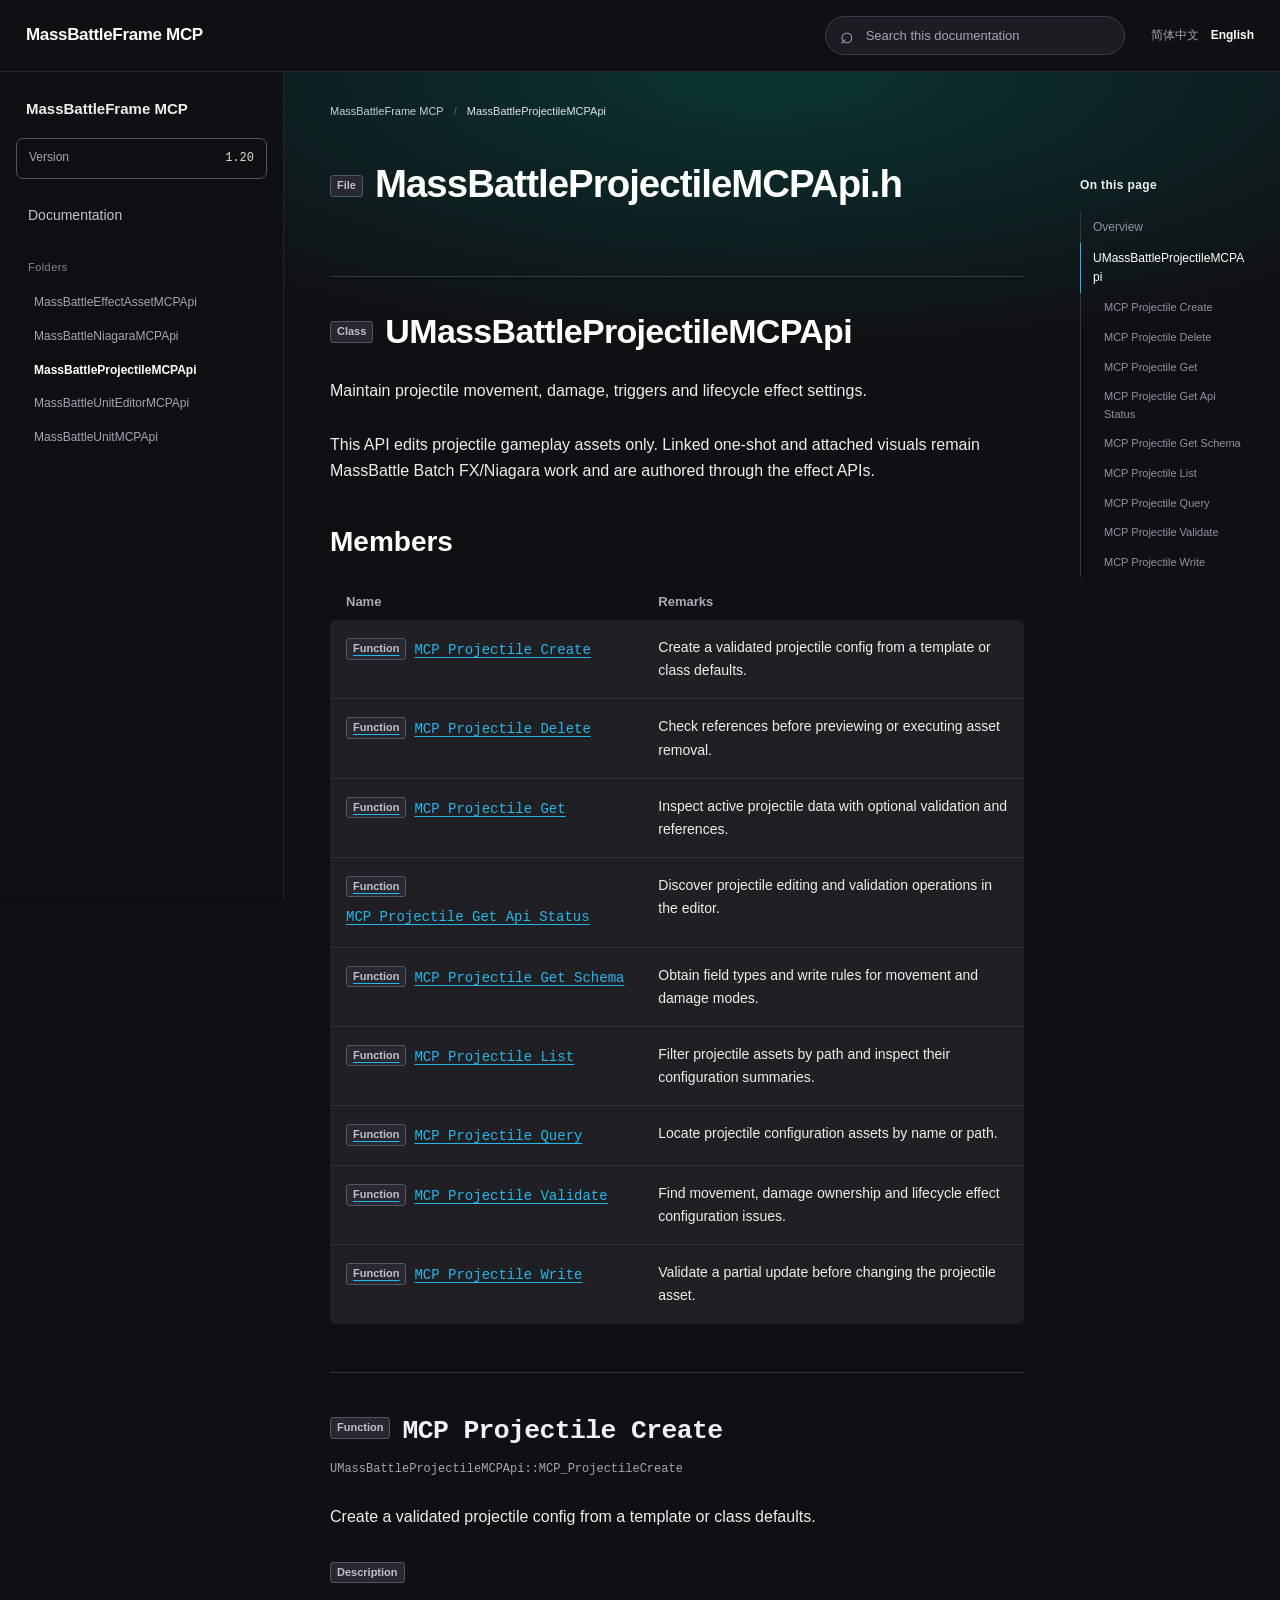
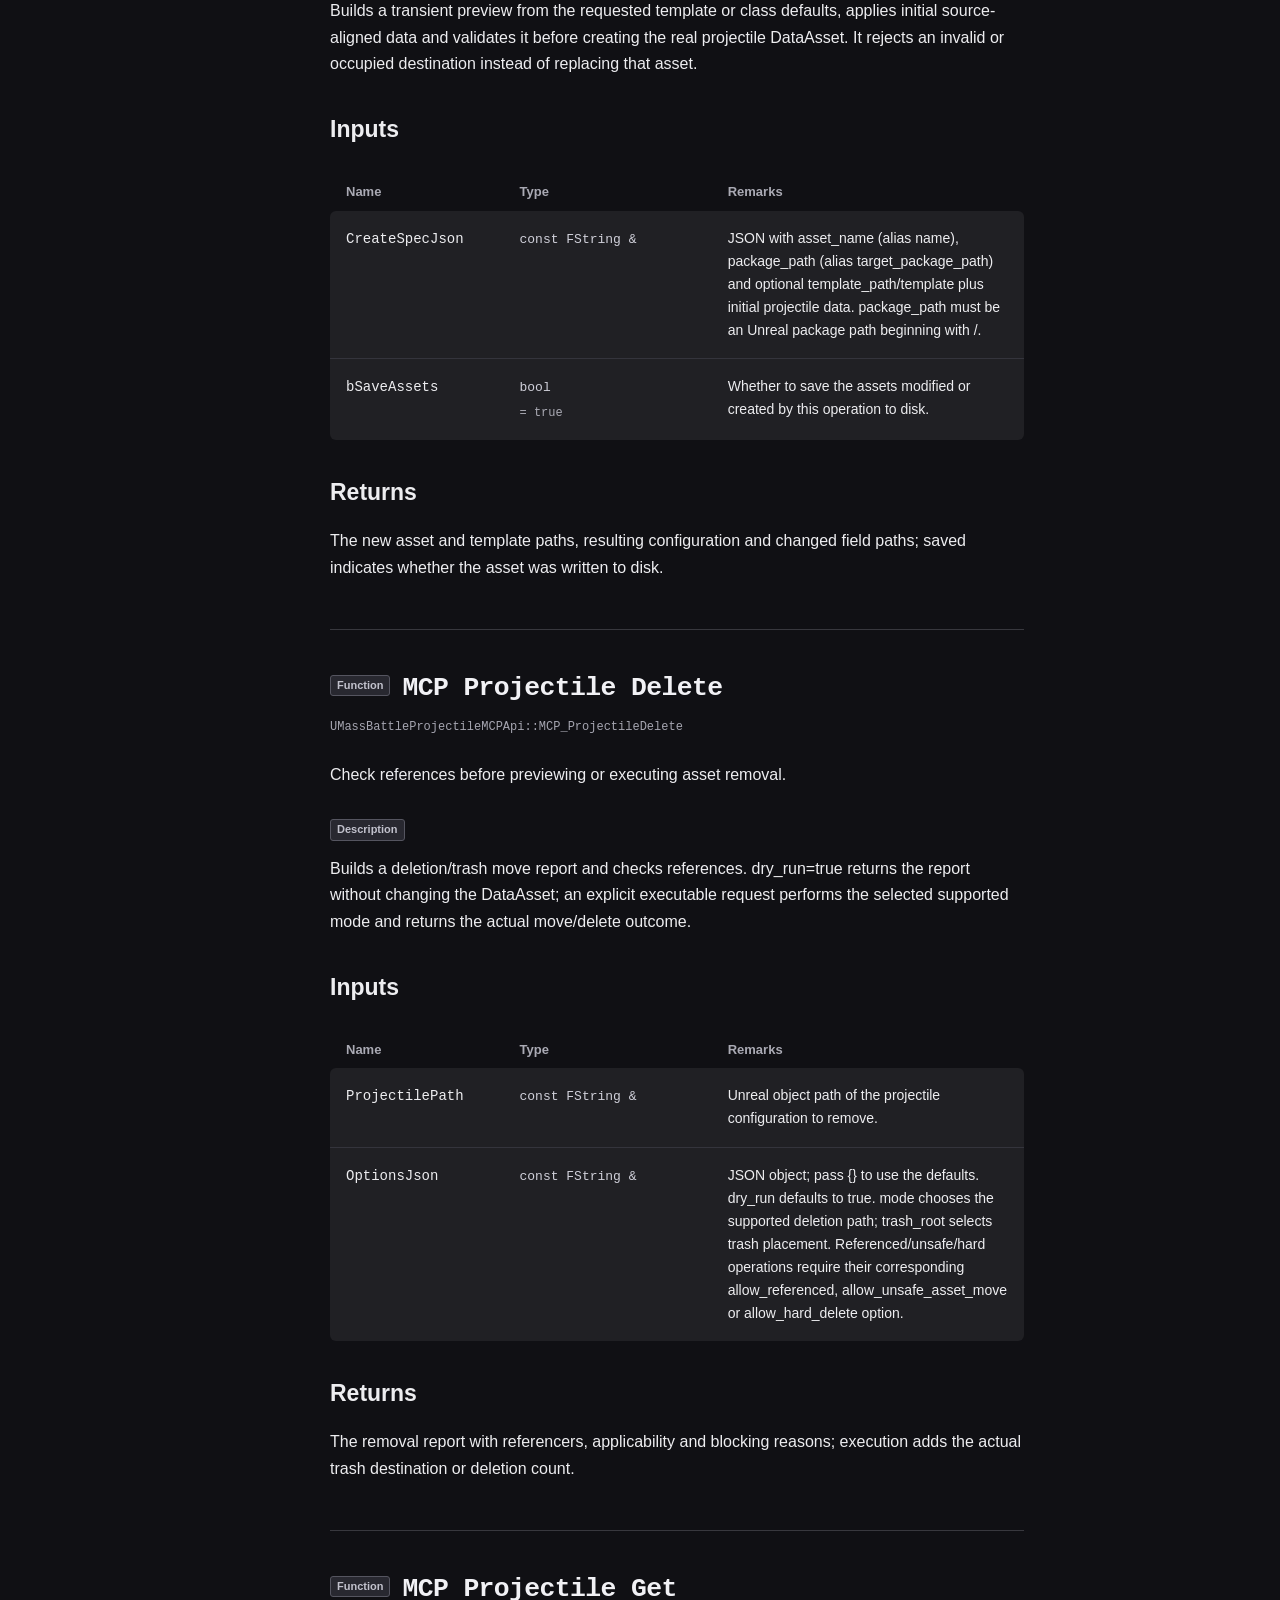
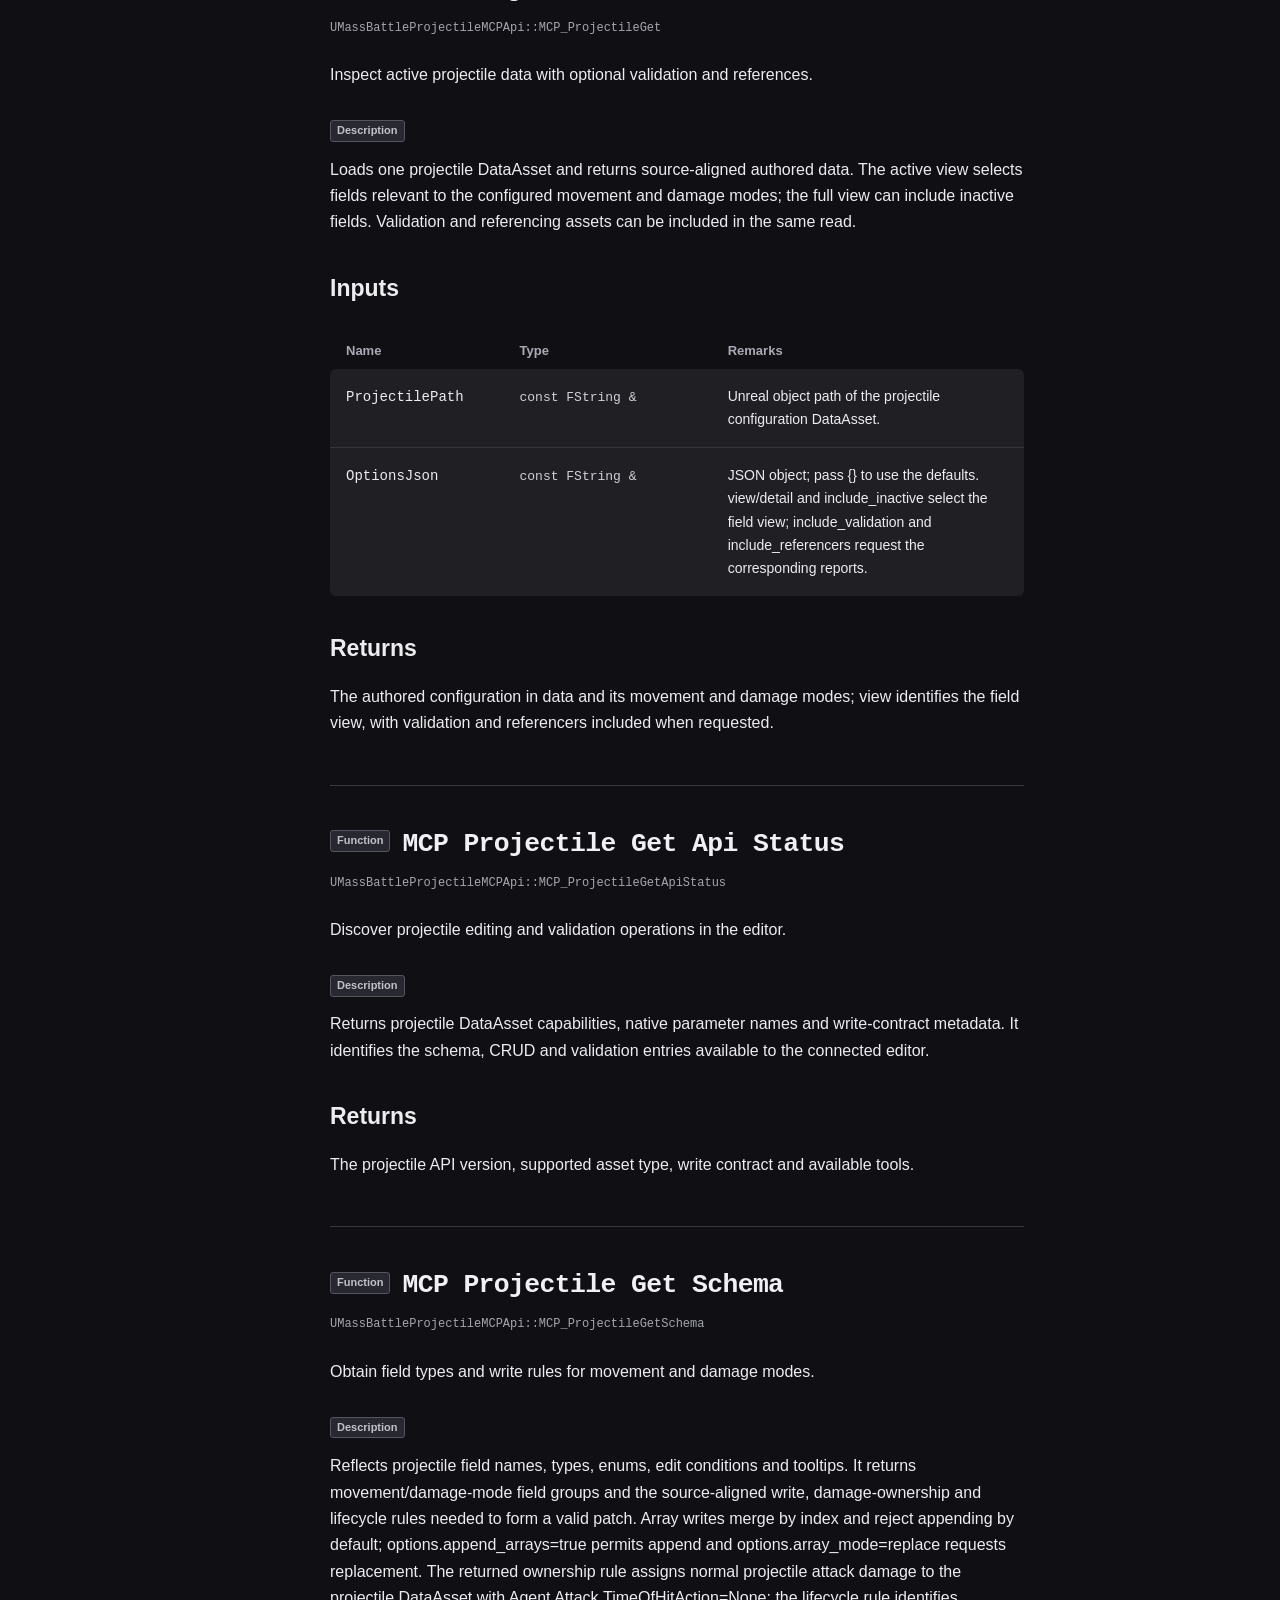
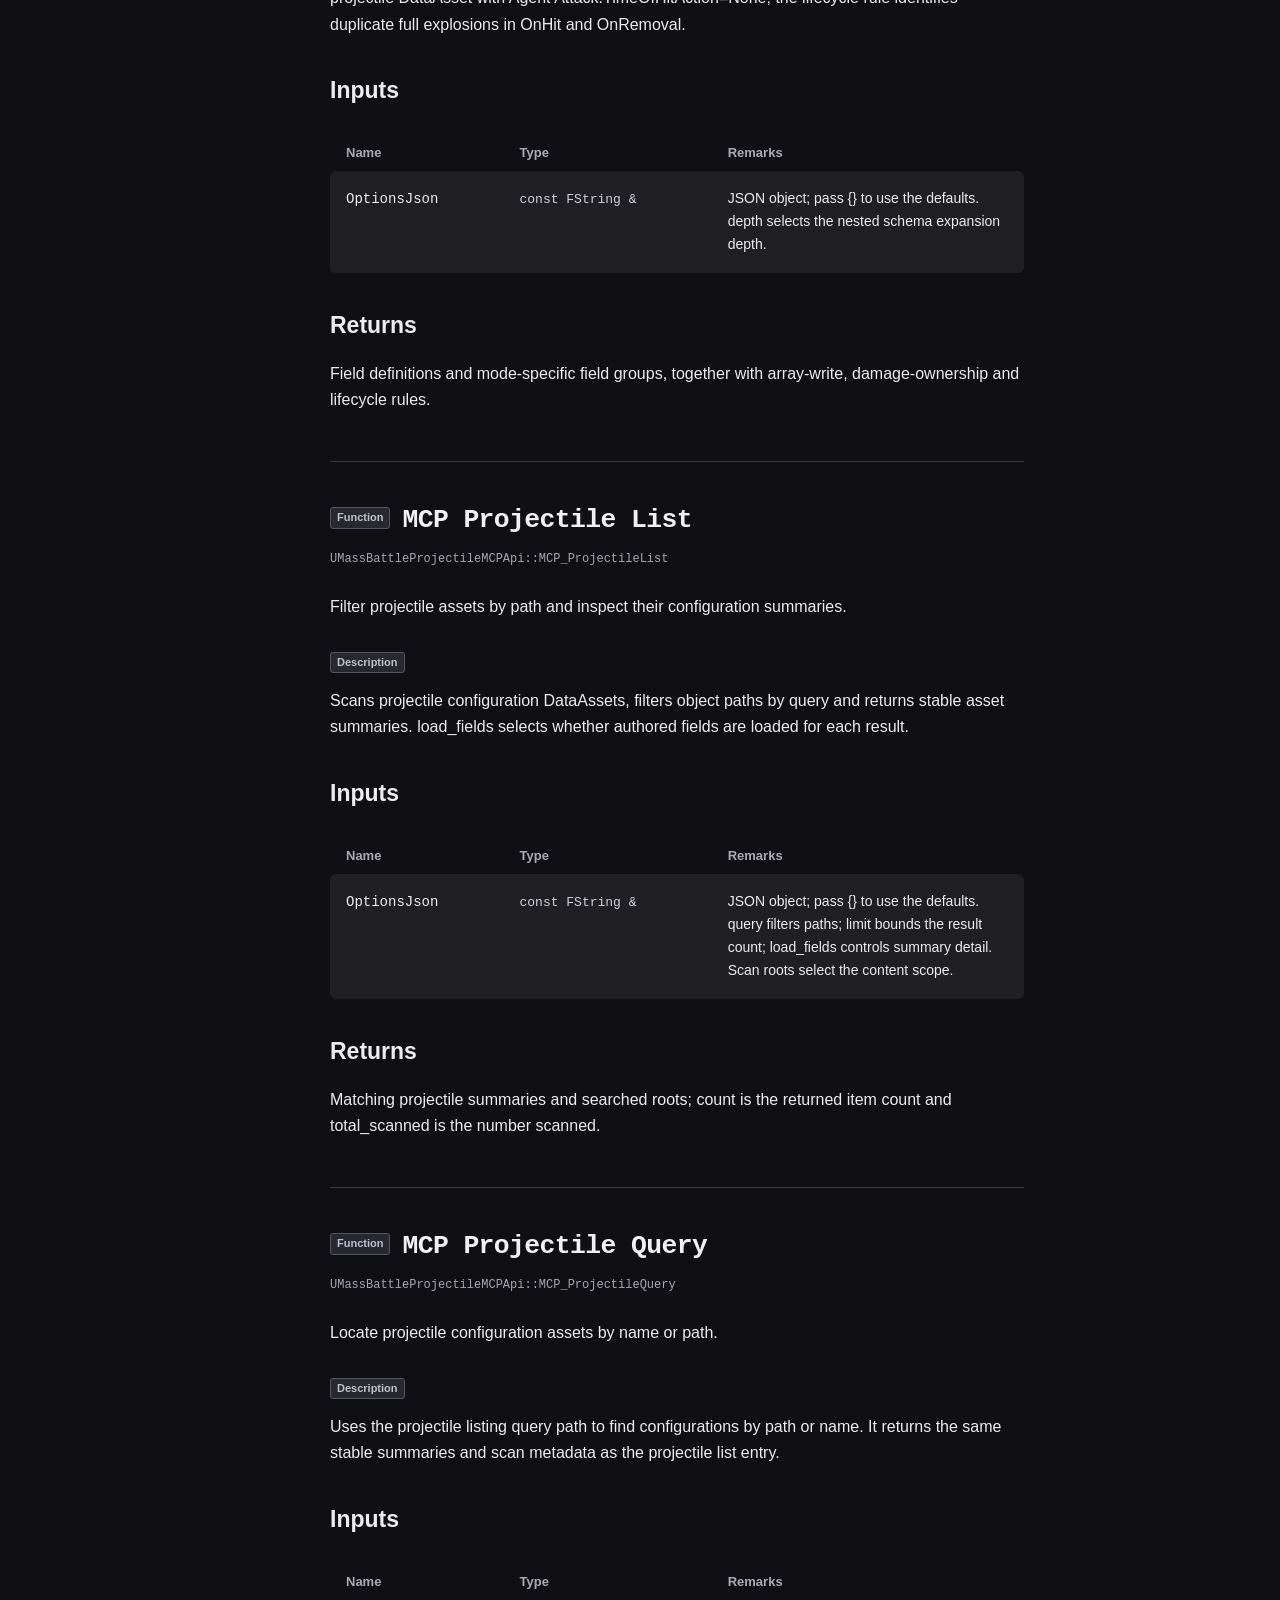
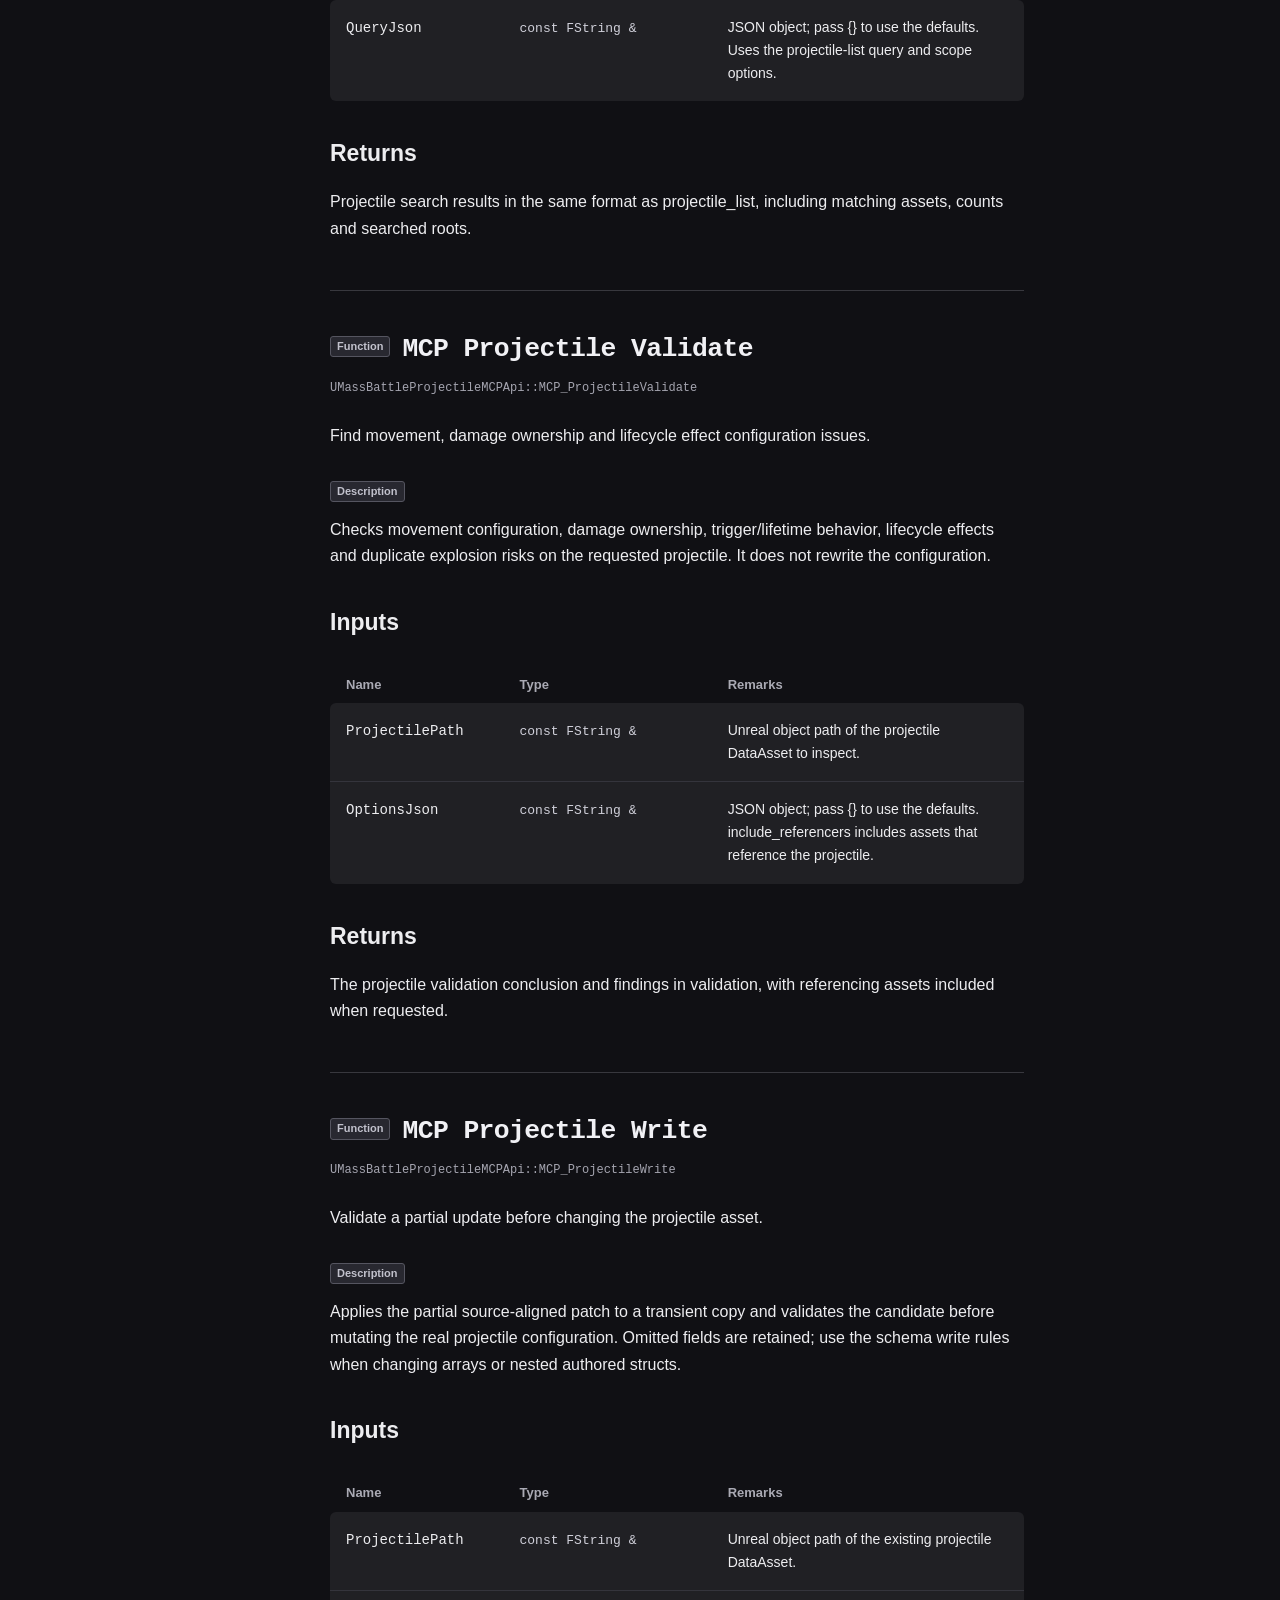
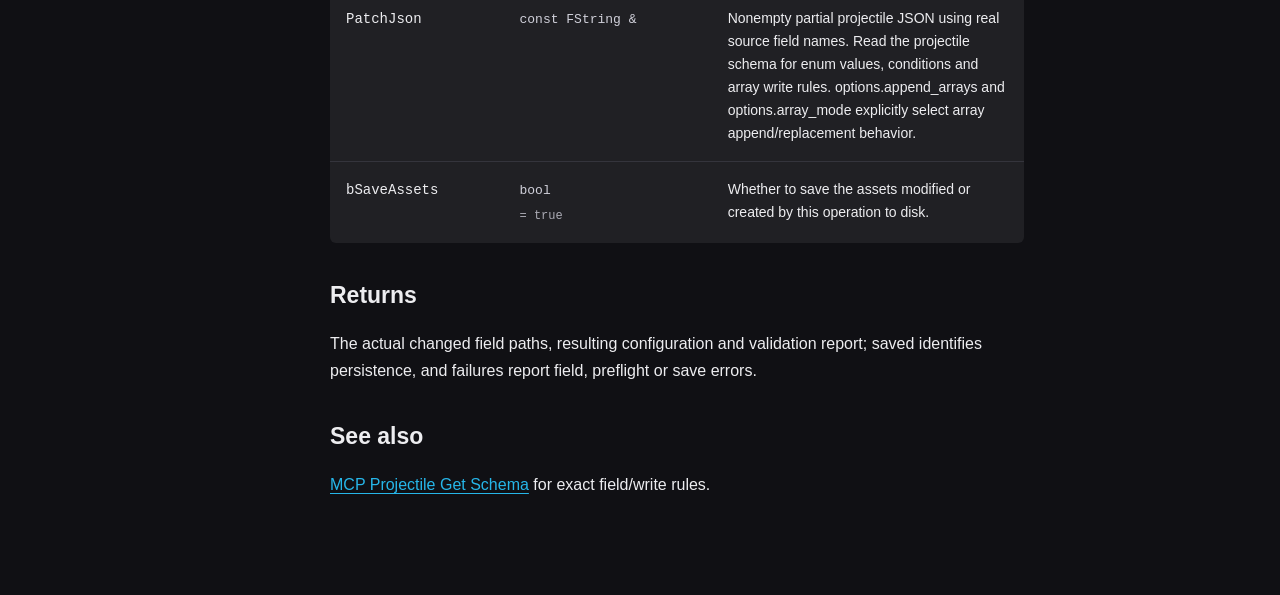
<file: user/en/API--item-e8ef5912931458ab.html>
<!doctype html><html lang="en"><head><meta charset="utf-8"><meta name="viewport" content="width=device-width,initial-scale=1"><title>MassBattleFrame MCP · MassBattleProjectileMCPApi</title><link rel="stylesheet" href="../../assets/site.css?v=3b2268ddff83"><script defer src="../../assets/site.js?v=3b2268ddff83"></script></head><body>
<a class="skip-link" href="#main-content">Skip to content</a>
<header><button class="menu-toggle" aria-controls="project-navigation" aria-expanded="false">☰ Contents</button><a class="brand" href="index.html">MassBattleFrame MCP</a><div class="header-search"><label class="search"><span aria-hidden="true">⌕</span><input id="search" type="search" placeholder="Search this documentation" aria-label="Search this documentation"></label><div id="search-results" hidden></div></div><nav class="languages"><a href="../zh-CN/API--item-e8ef5912931458ab.html">简体中文</a><a aria-current="page" href="../en/API--item-e8ef5912931458ab.html">English</a></nav></header>
<aside class="sidebar" id="project-navigation"><div class="sidebar-title">MassBattleFrame MCP</div><div class="version"><span>Version</span><strong>1.20</strong></div><nav aria-label="Contents"><a class="nav-home" href="index.html">Documentation</a><div class="nav-caption">Folders</div><ul class="document-items"><li><a href="API--item-157806bdfc02007a.html">MassBattleEffectAssetMCPApi</a></li><li><a href="API--item-f8cca041032d4fc7.html">MassBattleNiagaraMCPApi</a></li><li><a href="API--item-e8ef5912931458ab.html" aria-current="page">MassBattleProjectileMCPApi</a></li><li><a href="API--item-fc91a2fbf0981fb9.html">MassBattleUnitEditorMCPApi</a></li><li><a href="API--item-d1b51fcabf11eae3.html">MassBattleUnitMCPApi</a></li></ul></nav></aside>
<main id="main-content" tabindex="-1"><nav class="breadcrumbs" aria-label="Documentation"><a href="index.html">MassBattleFrame MCP</a><span>/</span><span>MassBattleProjectileMCPApi</span></nav><section class="file-overview" id="overview"><div class="page-heading"><span class="entity-label">File</span><h1>MassBattleProjectileMCPApi.h</h1></div></section><section class="class-section" data-kind="class" id="class-53ffa15810c348cd"><div class="class-heading"><span class="entity-label">Class</span><h2>UMassBattleProjectileMCPApi</h2></div><div class="class-members"><article class="api-card type-summary" id="66c977bd2407339cd1c67281"><p class="brief">Maintain projectile movement, damage, triggers and lifecycle effect settings.</p><section class="api-details"><p>This API edits projectile gameplay assets only. Linked one-shot and attached visuals remain MassBattle Batch FX/Niagara work and are authored through the effect APIs.</p></section></article><table class="member-index"><caption>Members</caption><thead><tr><th scope="col">Name</th><th scope="col">Remarks</th></tr></thead><tbody><tr><td><a href="#d6ce6c7a919747b536e02a1f"><span class="entity-label">Function</span><code class="function-signature">MCP Projectile Create</code></a></td><td>Create a validated projectile config from a template or class defaults.</td></tr><tr><td><a href="#b9c8ea24e9f1bb329f8ea4af"><span class="entity-label">Function</span><code class="function-signature">MCP Projectile Delete</code></a></td><td>Check references before previewing or executing asset removal.</td></tr><tr><td><a href="#14dfa0115cbc16348e0af60e"><span class="entity-label">Function</span><code class="function-signature">MCP Projectile Get</code></a></td><td>Inspect active projectile data with optional validation and references.</td></tr><tr><td><a href="#35e59a8ac12b695069462e08"><span class="entity-label">Function</span><code class="function-signature">MCP Projectile Get Api Status</code></a></td><td>Discover projectile editing and validation operations in the editor.</td></tr><tr><td><a href="#9fbe36f339d1c9b8106b5e52"><span class="entity-label">Function</span><code class="function-signature">MCP Projectile Get Schema</code></a></td><td>Obtain field types and write rules for movement and damage modes.</td></tr><tr><td><a href="#0af603bc32196202916cce83"><span class="entity-label">Function</span><code class="function-signature">MCP Projectile List</code></a></td><td>Filter projectile assets by path and inspect their configuration summaries.</td></tr><tr><td><a href="#1fc6baed18807098dc1585e2"><span class="entity-label">Function</span><code class="function-signature">MCP Projectile Query</code></a></td><td>Locate projectile configuration assets by name or path.</td></tr><tr><td><a href="#ed6542a04ab8e639b6eb2caf"><span class="entity-label">Function</span><code class="function-signature">MCP Projectile Validate</code></a></td><td>Find movement, damage ownership and lifecycle effect configuration issues.</td></tr><tr><td><a href="#b804e2a2a4a024f0d72829eb"><span class="entity-label">Function</span><code class="function-signature">MCP Projectile Write</code></a></td><td>Validate a partial update before changing the projectile asset.</td></tr></tbody></table><article class="api-card" id="d6ce6c7a919747b536e02a1f"><div class="api-heading"><span class="entity-label">Function</span><h3><code class="function-signature">MCP Projectile Create</code></h3></div><code class="api-name">UMassBattleProjectileMCPApi::MCP_ProjectileCreate</code><p class="brief">Create a validated projectile config from a template or class defaults.</p><section class="api-details"><span class="entity-label">Description</span><p>Builds a transient preview from the requested template or class defaults, applies initial source-aligned data and validates it before creating the real projectile DataAsset. It rejects an invalid or occupied destination instead of replacing that asset.</p></section><h3>Inputs</h3><table class="parameters"><thead><tr><th scope="col">Name</th><th scope="col">Type</th><th scope="col">Remarks</th></tr></thead><tbody><tr><th scope="row"><code class="parameter-name">CreateSpecJson</code></th><td><code class="type">const FString &amp;</code></td><td>JSON with asset_name (alias name), package_path (alias target_package_path) and optional template_path/template plus initial projectile data. package_path must be an Unreal package path beginning with /.</td></tr><tr><th scope="row"><code class="parameter-name">bSaveAssets</code></th><td><code class="type">bool</code><code class="default">= true</code></td><td>Whether to save the assets modified or created by this operation to disk.</td></tr></tbody></table><h3>Returns</h3><p>The new asset and template paths, resulting configuration and changed field paths; saved indicates whether the asset was written to disk.</p></article><article class="api-card" id="b9c8ea24e9f1bb329f8ea4af"><div class="api-heading"><span class="entity-label">Function</span><h3><code class="function-signature">MCP Projectile Delete</code></h3></div><code class="api-name">UMassBattleProjectileMCPApi::MCP_ProjectileDelete</code><p class="brief">Check references before previewing or executing asset removal.</p><section class="api-details"><span class="entity-label">Description</span><p>Builds a deletion/trash move report and checks references. dry_run=true returns the report without changing the DataAsset; an explicit executable request performs the selected supported mode and returns the actual move/delete outcome.</p></section><h3>Inputs</h3><table class="parameters"><thead><tr><th scope="col">Name</th><th scope="col">Type</th><th scope="col">Remarks</th></tr></thead><tbody><tr><th scope="row"><code class="parameter-name">ProjectilePath</code></th><td><code class="type">const FString &amp;</code></td><td>Unreal object path of the projectile configuration to remove.</td></tr><tr><th scope="row"><code class="parameter-name">OptionsJson</code></th><td><code class="type">const FString &amp;</code></td><td>JSON object; pass {} to use the defaults. dry_run defaults to true. mode chooses the supported deletion path; trash_root selects trash placement. Referenced/unsafe/hard operations require their corresponding allow_referenced, allow_unsafe_asset_move or allow_hard_delete option.</td></tr></tbody></table><h3>Returns</h3><p>The removal report with referencers, applicability and blocking reasons; execution adds the actual trash destination or deletion count.</p></article><article class="api-card" id="14dfa0115cbc16348e0af60e"><div class="api-heading"><span class="entity-label">Function</span><h3><code class="function-signature">MCP Projectile Get</code></h3></div><code class="api-name">UMassBattleProjectileMCPApi::MCP_ProjectileGet</code><p class="brief">Inspect active projectile data with optional validation and references.</p><section class="api-details"><span class="entity-label">Description</span><p>Loads one projectile DataAsset and returns source-aligned authored data. The active view selects fields relevant to the configured movement and damage modes; the full view can include inactive fields. Validation and referencing assets can be included in the same read.</p></section><h3>Inputs</h3><table class="parameters"><thead><tr><th scope="col">Name</th><th scope="col">Type</th><th scope="col">Remarks</th></tr></thead><tbody><tr><th scope="row"><code class="parameter-name">ProjectilePath</code></th><td><code class="type">const FString &amp;</code></td><td>Unreal object path of the projectile configuration DataAsset.</td></tr><tr><th scope="row"><code class="parameter-name">OptionsJson</code></th><td><code class="type">const FString &amp;</code></td><td>JSON object; pass {} to use the defaults. view/detail and include_inactive select the field view; include_validation and include_referencers request the corresponding reports.</td></tr></tbody></table><h3>Returns</h3><p>The authored configuration in data and its movement and damage modes; view identifies the field view, with validation and referencers included when requested.</p></article><article class="api-card" id="35e59a8ac12b695069462e08"><div class="api-heading"><span class="entity-label">Function</span><h3><code class="function-signature">MCP Projectile Get Api Status</code></h3></div><code class="api-name">UMassBattleProjectileMCPApi::MCP_ProjectileGetApiStatus</code><p class="brief">Discover projectile editing and validation operations in the editor.</p><section class="api-details"><span class="entity-label">Description</span><p>Returns projectile DataAsset capabilities, native parameter names and write-contract metadata. It identifies the schema, CRUD and validation entries available to the connected editor.</p></section><h3>Returns</h3><p>The projectile API version, supported asset type, write contract and available tools.</p></article><article class="api-card" id="9fbe36f339d1c9b8106b5e52"><div class="api-heading"><span class="entity-label">Function</span><h3><code class="function-signature">MCP Projectile Get Schema</code></h3></div><code class="api-name">UMassBattleProjectileMCPApi::MCP_ProjectileGetSchema</code><p class="brief">Obtain field types and write rules for movement and damage modes.</p><section class="api-details"><span class="entity-label">Description</span><p>Reflects projectile field names, types, enums, edit conditions and tooltips. It returns movement/damage-mode field groups and the source-aligned write, damage-ownership and lifecycle rules needed to form a valid patch. Array writes merge by index and reject appending by default; options.append_arrays=true permits append and options.array_mode=replace requests replacement. The returned ownership rule assigns normal projectile attack damage to the projectile DataAsset with Agent Attack.TimeOfHitAction=None; the lifecycle rule identifies duplicate full explosions in OnHit and OnRemoval.</p></section><h3>Inputs</h3><table class="parameters"><thead><tr><th scope="col">Name</th><th scope="col">Type</th><th scope="col">Remarks</th></tr></thead><tbody><tr><th scope="row"><code class="parameter-name">OptionsJson</code></th><td><code class="type">const FString &amp;</code></td><td>JSON object; pass {} to use the defaults. depth selects the nested schema expansion depth.</td></tr></tbody></table><h3>Returns</h3><p>Field definitions and mode-specific field groups, together with array-write, damage-ownership and lifecycle rules.</p></article><article class="api-card" id="0af603bc32196202916cce83"><div class="api-heading"><span class="entity-label">Function</span><h3><code class="function-signature">MCP Projectile List</code></h3></div><code class="api-name">UMassBattleProjectileMCPApi::MCP_ProjectileList</code><p class="brief">Filter projectile assets by path and inspect their configuration summaries.</p><section class="api-details"><span class="entity-label">Description</span><p>Scans projectile configuration DataAssets, filters object paths by query and returns stable asset summaries. load_fields selects whether authored fields are loaded for each result.</p></section><h3>Inputs</h3><table class="parameters"><thead><tr><th scope="col">Name</th><th scope="col">Type</th><th scope="col">Remarks</th></tr></thead><tbody><tr><th scope="row"><code class="parameter-name">OptionsJson</code></th><td><code class="type">const FString &amp;</code></td><td>JSON object; pass {} to use the defaults. query filters paths; limit bounds the result count; load_fields controls summary detail. Scan roots select the content scope.</td></tr></tbody></table><h3>Returns</h3><p>Matching projectile summaries and searched roots; count is the returned item count and total_scanned is the number scanned.</p></article><article class="api-card" id="1fc6baed18807098dc1585e2"><div class="api-heading"><span class="entity-label">Function</span><h3><code class="function-signature">MCP Projectile Query</code></h3></div><code class="api-name">UMassBattleProjectileMCPApi::MCP_ProjectileQuery</code><p class="brief">Locate projectile configuration assets by name or path.</p><section class="api-details"><span class="entity-label">Description</span><p>Uses the projectile listing query path to find configurations by path or name. It returns the same stable summaries and scan metadata as the projectile list entry.</p></section><h3>Inputs</h3><table class="parameters"><thead><tr><th scope="col">Name</th><th scope="col">Type</th><th scope="col">Remarks</th></tr></thead><tbody><tr><th scope="row"><code class="parameter-name">QueryJson</code></th><td><code class="type">const FString &amp;</code></td><td>JSON object; pass {} to use the defaults. Uses the projectile-list query and scope options.</td></tr></tbody></table><h3>Returns</h3><p>Projectile search results in the same format as projectile_list, including matching assets, counts and searched roots.</p></article><article class="api-card" id="ed6542a04ab8e639b6eb2caf"><div class="api-heading"><span class="entity-label">Function</span><h3><code class="function-signature">MCP Projectile Validate</code></h3></div><code class="api-name">UMassBattleProjectileMCPApi::MCP_ProjectileValidate</code><p class="brief">Find movement, damage ownership and lifecycle effect configuration issues.</p><section class="api-details"><span class="entity-label">Description</span><p>Checks movement configuration, damage ownership, trigger/lifetime behavior, lifecycle effects and duplicate explosion risks on the requested projectile. It does not rewrite the configuration.</p></section><h3>Inputs</h3><table class="parameters"><thead><tr><th scope="col">Name</th><th scope="col">Type</th><th scope="col">Remarks</th></tr></thead><tbody><tr><th scope="row"><code class="parameter-name">ProjectilePath</code></th><td><code class="type">const FString &amp;</code></td><td>Unreal object path of the projectile DataAsset to inspect.</td></tr><tr><th scope="row"><code class="parameter-name">OptionsJson</code></th><td><code class="type">const FString &amp;</code></td><td>JSON object; pass {} to use the defaults. include_referencers includes assets that reference the projectile.</td></tr></tbody></table><h3>Returns</h3><p>The projectile validation conclusion and findings in validation, with referencing assets included when requested.</p></article><article class="api-card" id="b804e2a2a4a024f0d72829eb"><div class="api-heading"><span class="entity-label">Function</span><h3><code class="function-signature">MCP Projectile Write</code></h3></div><code class="api-name">UMassBattleProjectileMCPApi::MCP_ProjectileWrite</code><p class="brief">Validate a partial update before changing the projectile asset.</p><section class="api-details"><span class="entity-label">Description</span><p>Applies the partial source-aligned patch to a transient copy and validates the candidate before mutating the real projectile configuration. Omitted fields are retained; use the schema write rules when changing arrays or nested authored structs.</p></section><h3>Inputs</h3><table class="parameters"><thead><tr><th scope="col">Name</th><th scope="col">Type</th><th scope="col">Remarks</th></tr></thead><tbody><tr><th scope="row"><code class="parameter-name">ProjectilePath</code></th><td><code class="type">const FString &amp;</code></td><td>Unreal object path of the existing projectile DataAsset.</td></tr><tr><th scope="row"><code class="parameter-name">PatchJson</code></th><td><code class="type">const FString &amp;</code></td><td>Nonempty partial projectile JSON using real source field names. Read the projectile schema for enum values, conditions and array write rules. options.append_arrays and options.array_mode explicitly select array append/replacement behavior.</td></tr><tr><th scope="row"><code class="parameter-name">bSaveAssets</code></th><td><code class="type">bool</code><code class="default">= true</code></td><td>Whether to save the assets modified or created by this operation to disk.</td></tr></tbody></table><h3>Returns</h3><p>The actual changed field paths, resulting configuration and validation report; saved identifies persistence, and failures report field, preflight or save errors.</p><h3>See also</h3><p><a class="api-ref" href="API--item-e8ef5912931458ab.html#9fbe36f339d1c9b8106b5e52" title="UMassBattleProjectileMCPApi::MCP_ProjectileGetSchema — View API documentation"><code>MCP Projectile Get Schema</code></a> for exact field/write rules.</p></article></div></section></main>
<aside class="page-toc"><nav aria-label="On this page"><h2>On this page</h2><a href="#overview">Overview</a><a href="#class-53ffa15810c348cd">UMassBattleProjectileMCPApi</a><a class="toc-member" href="#d6ce6c7a919747b536e02a1f">MCP Projectile Create</a><a class="toc-member" href="#b9c8ea24e9f1bb329f8ea4af">MCP Projectile Delete</a><a class="toc-member" href="#14dfa0115cbc16348e0af60e">MCP Projectile Get</a><a class="toc-member" href="#35e59a8ac12b695069462e08">MCP Projectile Get Api Status</a><a class="toc-member" href="#9fbe36f339d1c9b8106b5e52">MCP Projectile Get Schema</a><a class="toc-member" href="#0af603bc32196202916cce83">MCP Projectile List</a><a class="toc-member" href="#1fc6baed18807098dc1585e2">MCP Projectile Query</a><a class="toc-member" href="#ed6542a04ab8e639b6eb2caf">MCP Projectile Validate</a><a class="toc-member" href="#b804e2a2a4a024f0d72829eb">MCP Projectile Write</a></nav></aside><script type="application/json" id="search-index">[{"id": "a216bb0bb8f23afffbd96e5a", "title": "MassBattleEffectAssetMCPApi.h", "name": "MassBattleEffectAssetMCPApi.h", "group": "API", "brief": "Manage Niagara, Cascade, material and Blueprint effect assets and renderer defaults.", "page": "API--item-157806bdfc02007a.html"}, {"id": "121c2a7c7767cc304c3db289", "title": "MassBattleNiagaraMCPApi.h", "name": "MassBattleNiagaraMCPApi.h", "group": "API", "brief": "Inspect and edit Niagara systems for MassBattle batch effect conversion.", "page": "API--item-f8cca041032d4fc7.html"}, {"id": "521d945451f14f9c470f799f", "title": "UMassBattleEffectAssetMCPApi", "name": "UMassBattleEffectAssetMCPApi", "group": "API", "brief": "Inspect and copy effect assets and configure batch renderer class defaults.", "page": "API--item-157806bdfc02007a.html"}, {"id": "37e8c902ff12be9157fe1434", "title": "MCP Batch Fx Read Renderer Defaults", "name": "UMassBattleEffectAssetMCPApi::MCP_BatchFxReadRendererDefaults", "group": "API", "brief": "Inspect effect settings inherited by newly placed renderers.", "page": "API--item-157806bdfc02007a.html"}, {"id": "8304f02e918c6dd9d6fb1580", "title": "MCP Batch Fx Set Renderer Defaults", "name": "UMassBattleEffectAssetMCPApi::MCP_BatchFxSetRendererDefaults", "group": "API", "brief": "Set shared effect systems, channels and batch settings for newly placed renderers.", "page": "API--item-157806bdfc02007a.html"}, {"id": "1ed5c247f62f7df8066a75b7", "title": "MCP Effect Asset Export Text", "name": "UMassBattleEffectAssetMCPApi::MCP_EffectAssetExportText", "group": "API", "brief": "Export asset properties and dependencies for comparison.", "page": "API--item-157806bdfc02007a.html"}, {"id": "14b6c94d7f6875d65509528f", "title": "MCP Effect Asset Get Api Status", "name": "UMassBattleEffectAssetMCPApi::MCP_EffectAssetGetApiStatus", "group": "API", "brief": "Discover effect asset operations available in the connected editor.", "page": "API--item-157806bdfc02007a.html"}, {"id": "e4d95ad1ba5fad1316a37332", "title": "MCP Effect Asset Query", "name": "UMassBattleEffectAssetMCPApi::MCP_EffectAssetQuery", "group": "API", "brief": "Locate supported effect assets by folder, name and class.", "page": "API--item-157806bdfc02007a.html"}, {"id": "d4ef2affa58f66bfde166f8e", "title": "MCP Effect Asset Read Summary", "name": "UMassBattleEffectAssetMCPApi::MCP_EffectAssetReadSummary", "group": "API", "brief": "Inspect system, material or Blueprint data for the asset's actual type.", "page": "API--item-157806bdfc02007a.html"}, {"id": "04bb16bcd1f725dc9055e22e", "title": "MCP Effect Asset Soft Delete", "name": "UMassBattleEffectAssetMCPApi::MCP_EffectAssetSoftDelete", "group": "API", "brief": "Check asset references before moving it to the trash folder.", "page": "API--item-157806bdfc02007a.html"}, {"id": "39123253c82e7e44c871d41b", "title": "MCP Effect Discard Unsaved Duplicate", "name": "UMassBattleEffectAssetMCPApi::MCP_EffectDiscardUnsavedDuplicate", "group": "API", "brief": "Roll back effect copies left unsaved in this editor session.", "page": "API--item-157806bdfc02007a.html"}, {"id": "5bdd0b128069500ca1fa5eeb", "title": "MCP Effect Duplicate Asset", "name": "UMassBattleEffectAssetMCPApi::MCP_EffectDuplicateAsset", "group": "API", "brief": "Preserve the source effect by creating a copy for conversion.", "page": "API--item-157806bdfc02007a.html"}, {"id": "92db2801752bdb4e295d2cfc", "title": "UMassBattleNiagaraMCPApi", "name": "UMassBattleNiagaraMCPApi", "group": "API", "brief": "Inspect and edit effect emitters, modules, parameters and graph connections.", "page": "API--item-f8cca041032d4fc7.html"}, {"id": "5676b7dc1918c255cf560e80", "title": "MCP Niagara Add Sprite Renderer", "name": "UMassBattleNiagaraMCPApi::MCP_NiagaraAddSpriteRenderer", "group": "API", "brief": "Add a sprite renderer with material and visibility bindings to an existing emitter.", "page": "API--item-f8cca041032d4fc7.html"}, {"id": "1a50dfd7fda4456b3ed0591b", "title": "MCP Niagara Apply Graph Edit", "name": "UMassBattleNiagaraMCPApi::MCP_NiagaraApplyGraphEdit", "group": "API", "brief": "Batch-edit graph connections and stacks, then check conversion results.", "page": "API--item-f8cca041032d4fc7.html"}, {"id": "f3c18ab9e985aeaec7aad50f", "title": "MCP Niagara Compare Systems", "name": "UMassBattleNiagaraMCPApi::MCP_NiagaraCompareSystems", "group": "API", "brief": "Check whether a copy or conversion preserves the source system's structure.", "page": "API--item-f8cca041032d4fc7.html"}, {"id": "995da1fa0d6cc1a116568209", "title": "MCP Niagara Delete", "name": "UMassBattleNiagaraMCPApi::MCP_NiagaraDelete", "group": "API", "brief": "Remove renderers or user parameters, or disable an emitter.", "page": "API--item-f8cca041032d4fc7.html"}, {"id": "a759b4f8cd64fc9054a1d43e", "title": "MCP Niagara Export Text", "name": "UMassBattleNiagaraMCPApi::MCP_NiagaraExportText", "group": "API", "brief": "Produce comparable text describing Niagara system structure.", "page": "API--item-f8cca041032d4fc7.html"}, {"id": "69002c5785e40ac7fb85d8ff", "title": "MCP Niagara Get Api Status", "name": "UMassBattleNiagaraMCPApi::MCP_NiagaraGetApiStatus", "group": "API", "brief": "Discover Niagara query and editing operations in the connected editor.", "page": "API--item-f8cca041032d4fc7.html"}, {"id": "887e7cad8d6339fae2c28595", "title": "MCP Niagara Merge Write", "name": "UMassBattleNiagaraMCPApi::MCP_NiagaraMergeWrite", "group": "API", "brief": "Patch system, emitter or renderer properties while retaining other values.", "page": "API--item-f8cca041032d4fc7.html"}, {"id": "11c57f2939e716287888a46d", "title": "MCP Niagara Query", "name": "UMassBattleNiagaraMCPApi::MCP_NiagaraQuery", "group": "API", "brief": "Locate Niagara systems by name or folder.", "page": "API--item-f8cca041032d4fc7.html"}, {"id": "0b02787ba0883ed920ed1f0a", "title": "MCP Niagara Read All", "name": "UMassBattleNiagaraMCPApi::MCP_NiagaraReadAll", "group": "API", "brief": "Inspect system and emitter properties together with module pin values.", "page": "API--item-f8cca041032d4fc7.html"}, {"id": "29984bf4b93358d500caf83c", "title": "MCP Niagara Read Graph", "name": "UMassBattleNiagaraMCPApi::MCP_NiagaraReadGraph", "group": "API", "brief": "Obtain node, pin and link IDs for precise graph edits.", "page": "API--item-f8cca041032d4fc7.html"}, {"id": "0d4232cb2cb06db9366d2a7d", "title": "MCP Niagara Read Module", "name": "UMassBattleNiagaraMCPApi::MCP_NiagaraReadModule", "group": "API", "brief": "Identify a module and its pins before editing them.", "page": "API--item-f8cca041032d4fc7.html"}, {"id": "d98b4776d0044e5e4d6cf2c7", "title": "MCP Niagara Read Summary", "name": "UMassBattleNiagaraMCPApi::MCP_NiagaraReadSummary", "group": "API", "brief": "Inspect the system's emitters, renderers and user parameters.", "page": "API--item-f8cca041032d4fc7.html"}, {"id": "ace0ea6f2364692aea1b491f", "title": "MCP Niagara Set Emitter Enabled", "name": "UMassBattleNiagaraMCPApi::MCP_NiagaraSetEmitterEnabled", "group": "API", "brief": "Switch an emitter's participation and report the actual state change.", "page": "API--item-f8cca041032d4fc7.html"}, {"id": "a6b89cde4343d33b2ff63bb0", "title": "MCP Niagara Set Module Pin", "name": "UMassBattleNiagaraMCPApi::MCP_NiagaraSetModulePin", "group": "API", "brief": "Use a node or module selector to adjust an input pin's default.", "page": "API--item-f8cca041032d4fc7.html"}, {"id": "66c977bd2407339cd1c67281", "title": "UMassBattleProjectileMCPApi", "name": "UMassBattleProjectileMCPApi", "group": "API", "brief": "Maintain projectile movement, damage, triggers and lifecycle effect settings.", "page": "API--item-e8ef5912931458ab.html"}, {"id": "d6ce6c7a919747b536e02a1f", "title": "MCP Projectile Create", "name": "UMassBattleProjectileMCPApi::MCP_ProjectileCreate", "group": "API", "brief": "Create a validated projectile config from a template or class defaults.", "page": "API--item-e8ef5912931458ab.html"}, {"id": "b9c8ea24e9f1bb329f8ea4af", "title": "MCP Projectile Delete", "name": "UMassBattleProjectileMCPApi::MCP_ProjectileDelete", "group": "API", "brief": "Check references before previewing or executing asset removal.", "page": "API--item-e8ef5912931458ab.html"}, {"id": "14dfa0115cbc16348e0af60e", "title": "MCP Projectile Get", "name": "UMassBattleProjectileMCPApi::MCP_ProjectileGet", "group": "API", "brief": "Inspect active projectile data with optional validation and references.", "page": "API--item-e8ef5912931458ab.html"}, {"id": "35e59a8ac12b695069462e08", "title": "MCP Projectile Get Api Status", "name": "UMassBattleProjectileMCPApi::MCP_ProjectileGetApiStatus", "group": "API", "brief": "Discover projectile editing and validation operations in the editor.", "page": "API--item-e8ef5912931458ab.html"}, {"id": "9fbe36f339d1c9b8106b5e52", "title": "MCP Projectile Get Schema", "name": "UMassBattleProjectileMCPApi::MCP_ProjectileGetSchema", "group": "API", "brief": "Obtain field types and write rules for movement and damage modes.", "page": "API--item-e8ef5912931458ab.html"}, {"id": "0af603bc32196202916cce83", "title": "MCP Projectile List", "name": "UMassBattleProjectileMCPApi::MCP_ProjectileList", "group": "API", "brief": "Filter projectile assets by path and inspect their configuration summaries.", "page": "API--item-e8ef5912931458ab.html"}, {"id": "1fc6baed18807098dc1585e2", "title": "MCP Projectile Query", "name": "UMassBattleProjectileMCPApi::MCP_ProjectileQuery", "group": "API", "brief": "Locate projectile configuration assets by name or path.", "page": "API--item-e8ef5912931458ab.html"}, {"id": "ed6542a04ab8e639b6eb2caf", "title": "MCP Projectile Validate", "name": "UMassBattleProjectileMCPApi::MCP_ProjectileValidate", "group": "API", "brief": "Find movement, damage ownership and lifecycle effect configuration issues.", "page": "API--item-e8ef5912931458ab.html"}, {"id": "b804e2a2a4a024f0d72829eb", "title": "MCP Projectile Write", "name": "UMassBattleProjectileMCPApi::MCP_ProjectileWrite", "group": "API", "brief": "Validate a partial update before changing the projectile asset.", "page": "API--item-e8ef5912931458ab.html"}, {"id": "42563a962229e9245764506d", "title": "UMassBattleStyleMCPApi", "name": "UMassBattleStyleMCPApi", "group": "API", "brief": "Report unit style distributions and plan asset folder organization.", "page": "API--item-d1b51fcabf11eae3.html"}, {"id": "d4646de84643b992c382d68b", "title": "MCP Style Plan Organize Units", "name": "UMassBattleStyleMCPApi::MCP_StylePlanOrganizeUnits", "group": "API", "brief": "Calculate destination folders and a move list from unit styles.", "page": "API--item-d1b51fcabf11eae3.html"}, {"id": "6e532f452a683bce1d9d0456", "title": "MCP Style Summarize Units", "name": "UMassBattleStyleMCPApi::MCP_StyleSummarizeUnits", "group": "API", "brief": "Count units by style family, style index and path category.", "page": "API--item-d1b51fcabf11eae3.html"}, {"id": "c0e0517912a3f45b7ec2d79e", "title": "UMassBattleUnitEditorMCPApi", "name": "UMassBattleUnitEditorMCPApi", "group": "API", "brief": "Build VAT units from skeletal meshes or Actors and organize the resulting assets.", "page": "API--item-fc91a2fbf0981fb9.html"}, {"id": "cd233af70f1d8c2728f692b2", "title": "MCP Editor Apply Create Vat Unit", "name": "UMassBattleUnitEditorMCPApi::MCP_EditorApplyCreateVatUnit", "group": "API", "brief": "Create a unit that plays baked skeletal animation through a static mesh.", "page": "API--item-fc91a2fbf0981fb9.html"}, {"id": "02c2006ee72102c8ecbb0ccd", "title": "MCP Editor Apply Create Vat Unit From Actor", "name": "UMassBattleUnitEditorMCPApi::MCP_EditorApplyCreateVatUnitFromActor", "group": "API", "brief": "Combine an Actor's components and weapon into an animated VAT unit.", "page": "API--item-fc91a2fbf0981fb9.html"}, {"id": "3d755114d18d68aa76bcae42", "title": "MCP Editor Apply Create Vat Unit From Selection", "name": "UMassBattleUnitEditorMCPApi::MCP_EditorApplyCreateVatUnitFromSelection", "group": "API", "brief": "Resolve selected source assets into a specification and generate a VAT unit.", "page": "API--item-fc91a2fbf0981fb9.html"}, {"id": "4828e74da48c7b37e13d5234", "title": "MCP Editor Apply Organize Unit Assets", "name": "UMassBattleUnitEditorMCPApi::MCP_EditorApplyOrganizeUnitAssets", "group": "API", "brief": "Move a unit and its linked source and generated assets into a style layout.", "page": "API--item-fc91a2fbf0981fb9.html"}, {"id": "bcebab4067df23167e6b26d5", "title": "MCP Editor Get Profile", "name": "UMassBattleUnitEditorMCPApi::MCP_EditorGetProfile", "group": "API", "brief": "Inspect the complete JSON settings of a style or recipe.", "page": "API--item-fc91a2fbf0981fb9.html"}, {"id": "8edb1e011964b43f299942c1", "title": "MCP Editor Get Status", "name": "UMassBattleUnitEditorMCPApi::MCP_EditorGetStatus", "group": "API", "brief": "Discover VAT authoring and asset organization capabilities in the editor.", "page": "API--item-fc91a2fbf0981fb9.html"}, {"id": "141783df34aa4d987d0041c6", "title": "MCP Editor Inspect Actor Assembly", "name": "UMassBattleUnitEditorMCPApi::MCP_EditorInspectActorAssembly", "group": "API", "brief": "Check component materials and weapon bones before assembling an Actor.", "page": "API--item-fc91a2fbf0981fb9.html"}, {"id": "53ccd540ea4489640651bcb1", "title": "MCP Editor Inspect Vat Animation", "name": "UMassBattleUnitEditorMCPApi::MCP_EditorInspectVatAnimation", "group": "API", "brief": "Check skin weights, frame motion, lookup UVs and animation settings.", "page": "API--item-fc91a2fbf0981fb9.html"}, {"id": "ed8062a5e38633ab1ae47e8f", "title": "MCP Editor List Profiles", "name": "UMassBattleUnitEditorMCPApi::MCP_EditorListProfiles", "group": "API", "brief": "Choose styles and recipes for VAT unit authoring.", "page": "API--item-fc91a2fbf0981fb9.html"}, {"id": "713e7cc2433a3e9e5d433076", "title": "MCP Editor Plan Create Vat Unit", "name": "UMassBattleUnitEditorMCPApi::MCP_EditorPlanCreateVatUnit", "group": "API", "brief": "Inspect source assets and output layout before VAT generation.", "page": "API--item-fc91a2fbf0981fb9.html"}, {"id": "62c8bda9a7948307559a8474", "title": "MCP Editor Plan Create Vat Unit From Actor", "name": "UMassBattleUnitEditorMCPApi::MCP_EditorPlanCreateVatUnitFromActor", "group": "API", "brief": "Inspect an Actor assembly plan and its resolved VAT specification.", "page": "API--item-fc91a2fbf0981fb9.html"}, {"id": "00888c985e70f798d418dac3", "title": "MCP Editor Plan Create Vat Unit From Selection", "name": "UMassBattleUnitEditorMCPApi::MCP_EditorPlanCreateVatUnitFromSelection", "group": "API", "brief": "Inspect the VAT specification resolved from selected assets.", "page": "API--item-fc91a2fbf0981fb9.html"}, {"id": "3ba0d564f389daa7675f5454", "title": "MCP Editor Plan Organize Unit Assets", "name": "UMassBattleUnitEditorMCPApi::MCP_EditorPlanOrganizeUnitAssets", "group": "API", "brief": "Inspect destination folders for a unit and its linked assets.", "page": "API--item-fc91a2fbf0981fb9.html"}, {"id": "da2c4941d49ab17eec32a854", "title": "MCP Editor Validate Create Vat Unit", "name": "UMassBattleUnitEditorMCPApi::MCP_EditorValidateCreateVatUnit", "group": "API", "brief": "Check required VAT fields and referenced assets.", "page": "API--item-fc91a2fbf0981fb9.html"}, {"id": "e447a21781410439a3eb4807", "title": "UMassBattleUnitMCPApi", "name": "UMassBattleUnitMCPApi", "group": "API", "brief": "Query, create and patch unit configuration assets and Unit Source Actors.", "page": "API--item-d1b51fcabf11eae3.html"}, {"id": "7b779567d9d6cabf5c6056f9", "title": "MCP Unit Apply Plan", "name": "UMassBattleUnitMCPApi::MCP_UnitApplyPlan", "group": "API", "brief": "Write the changes recorded in a reviewed unit plan.", "page": "API--item-d1b51fcabf11eae3.html"}, {"id": "c984d38817739fb8647bc21b", "title": "MCP Unit Create", "name": "UMassBattleUnitMCPApi::MCP_UnitCreate", "group": "API", "brief": "Use a template to create unit data or a Unit Source Actor.", "page": "API--item-d1b51fcabf11eae3.html"}, {"id": "3467883ba4fc1ad77711d87d", "title": "MCP Unit Delete", "name": "UMassBattleUnitMCPApi::MCP_UnitDelete", "group": "API", "brief": "Preview or execute a unit asset deletion plan.", "page": "API--item-d1b51fcabf11eae3.html"}, {"id": "6520fcd2dafd24ca7beaf44c", "title": "MCP Unit Export", "name": "UMassBattleUnitMCPApi::MCP_UnitExport", "group": "API", "brief": "Produce JSON or CSV balance data for comparison and tuning.", "page": "API--item-d1b51fcabf11eae3.html"}, {"id": "c9038103dd9cd30c636091f3", "title": "MCP Unit Find Assets", "name": "UMassBattleUnitMCPApi::MCP_UnitFindAssets", "group": "API", "brief": "Locate meshes, renderers and effects for unit authoring.", "page": "API--item-d1b51fcabf11eae3.html"}, {"id": "70cb383a77dbbd99fc641365", "title": "MCP Unit Get", "name": "UMassBattleUnitMCPApi::MCP_UnitGet", "group": "API", "brief": "Inspect authored unit data and source Actor export information.", "page": "API--item-d1b51fcabf11eae3.html"}, {"id": "bcb1c45cee3e0fa375ae54f0", "title": "MCP Unit Get Api Status", "name": "UMassBattleUnitMCPApi::MCP_UnitGetApiStatus", "group": "API", "brief": "Discover the unit operations available in the connected editor.", "page": "API--item-d1b51fcabf11eae3.html"}, {"id": "75df77daf143abcbe739d1ac", "title": "MCP Unit Get Schema", "name": "UMassBattleUnitMCPApi::MCP_UnitGetSchema", "group": "API", "brief": "Identify field names, types and nested structures accepted by unit patches.", "page": "API--item-d1b51fcabf11eae3.html"}, {"id": "e4ecdc9e9ad4af21cb7a0133", "title": "MCP Unit List", "name": "UMassBattleUnitMCPApi::MCP_UnitList", "group": "API", "brief": "Find unit assets and their balance values by path.", "page": "API--item-d1b51fcabf11eae3.html"}, {"id": "44d8610c3495cb324c333576", "title": "MCP Unit Merge Update", "name": "UMassBattleUnitMCPApi::MCP_UnitMergeUpdate", "group": "API", "brief": "Change selected unit fields while retaining unspecified data.", "page": "API--item-d1b51fcabf11eae3.html"}, {"id": "1352dc5db4096033a86c953b", "title": "MCP Unit Plan Merge Update", "name": "UMassBattleUnitMCPApi::MCP_UnitPlanMergeUpdate", "group": "API", "brief": "Review field changes before writing a partial unit update.", "page": "API--item-d1b51fcabf11eae3.html"}, {"id": "7a05a9ee35a81326094b0c55", "title": "MCP Unit Preview Diff", "name": "UMassBattleUnitMCPApi::MCP_UnitPreviewDiff", "group": "API", "brief": "Inspect a stored plan's full diff and applicability.", "page": "API--item-d1b51fcabf11eae3.html"}]</script></body></html>
</file>
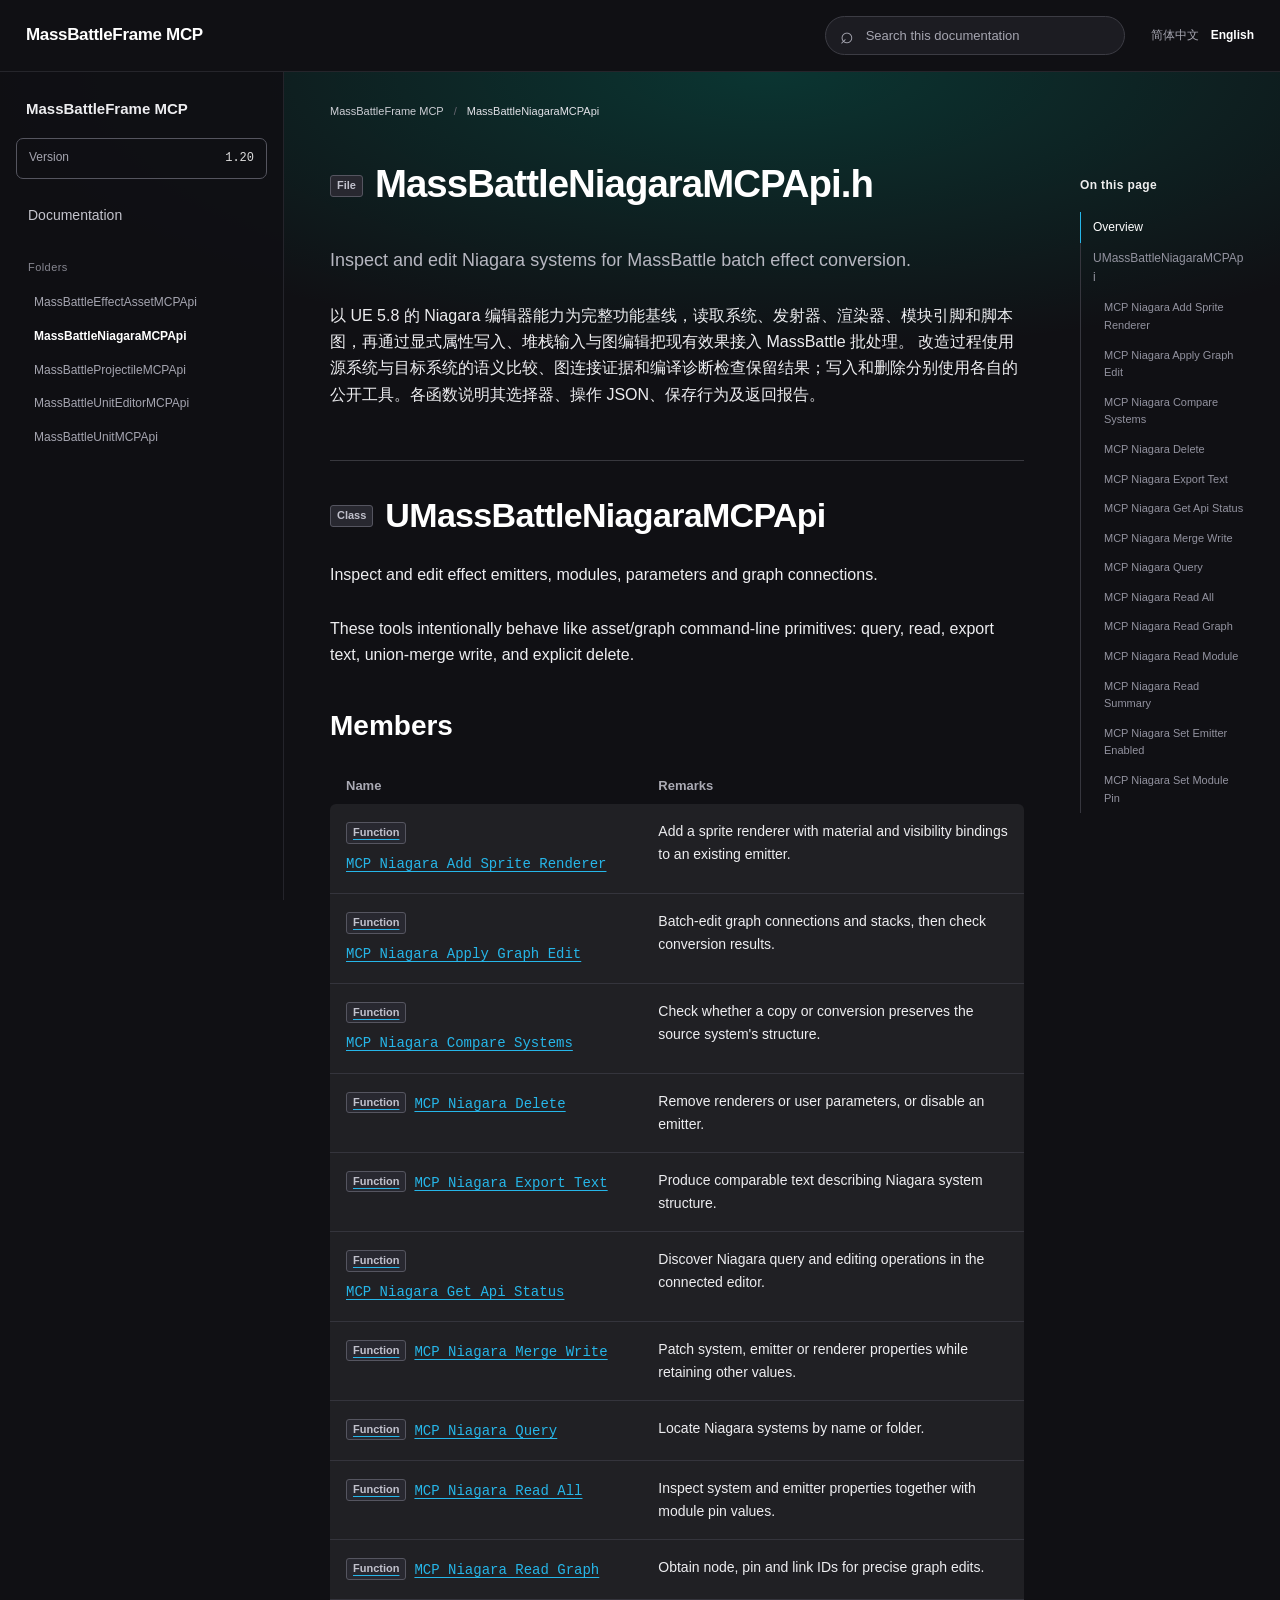
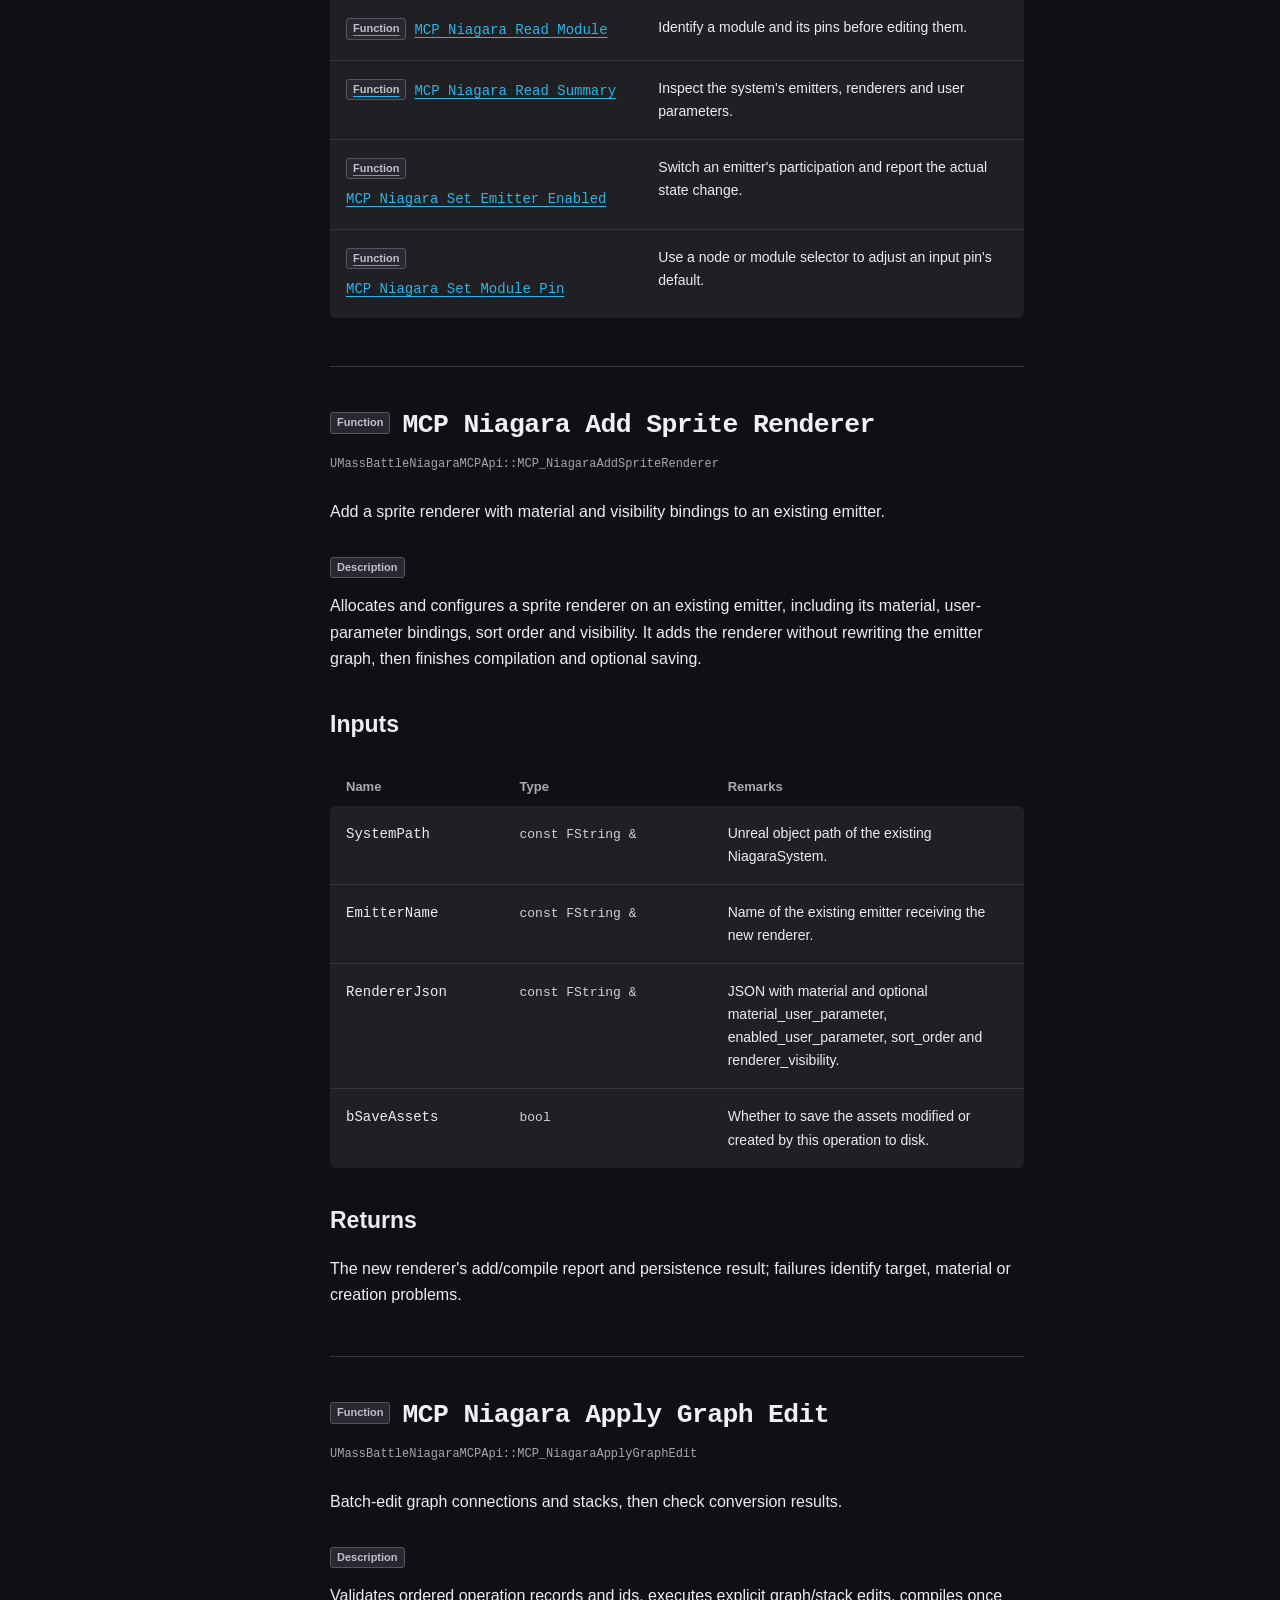
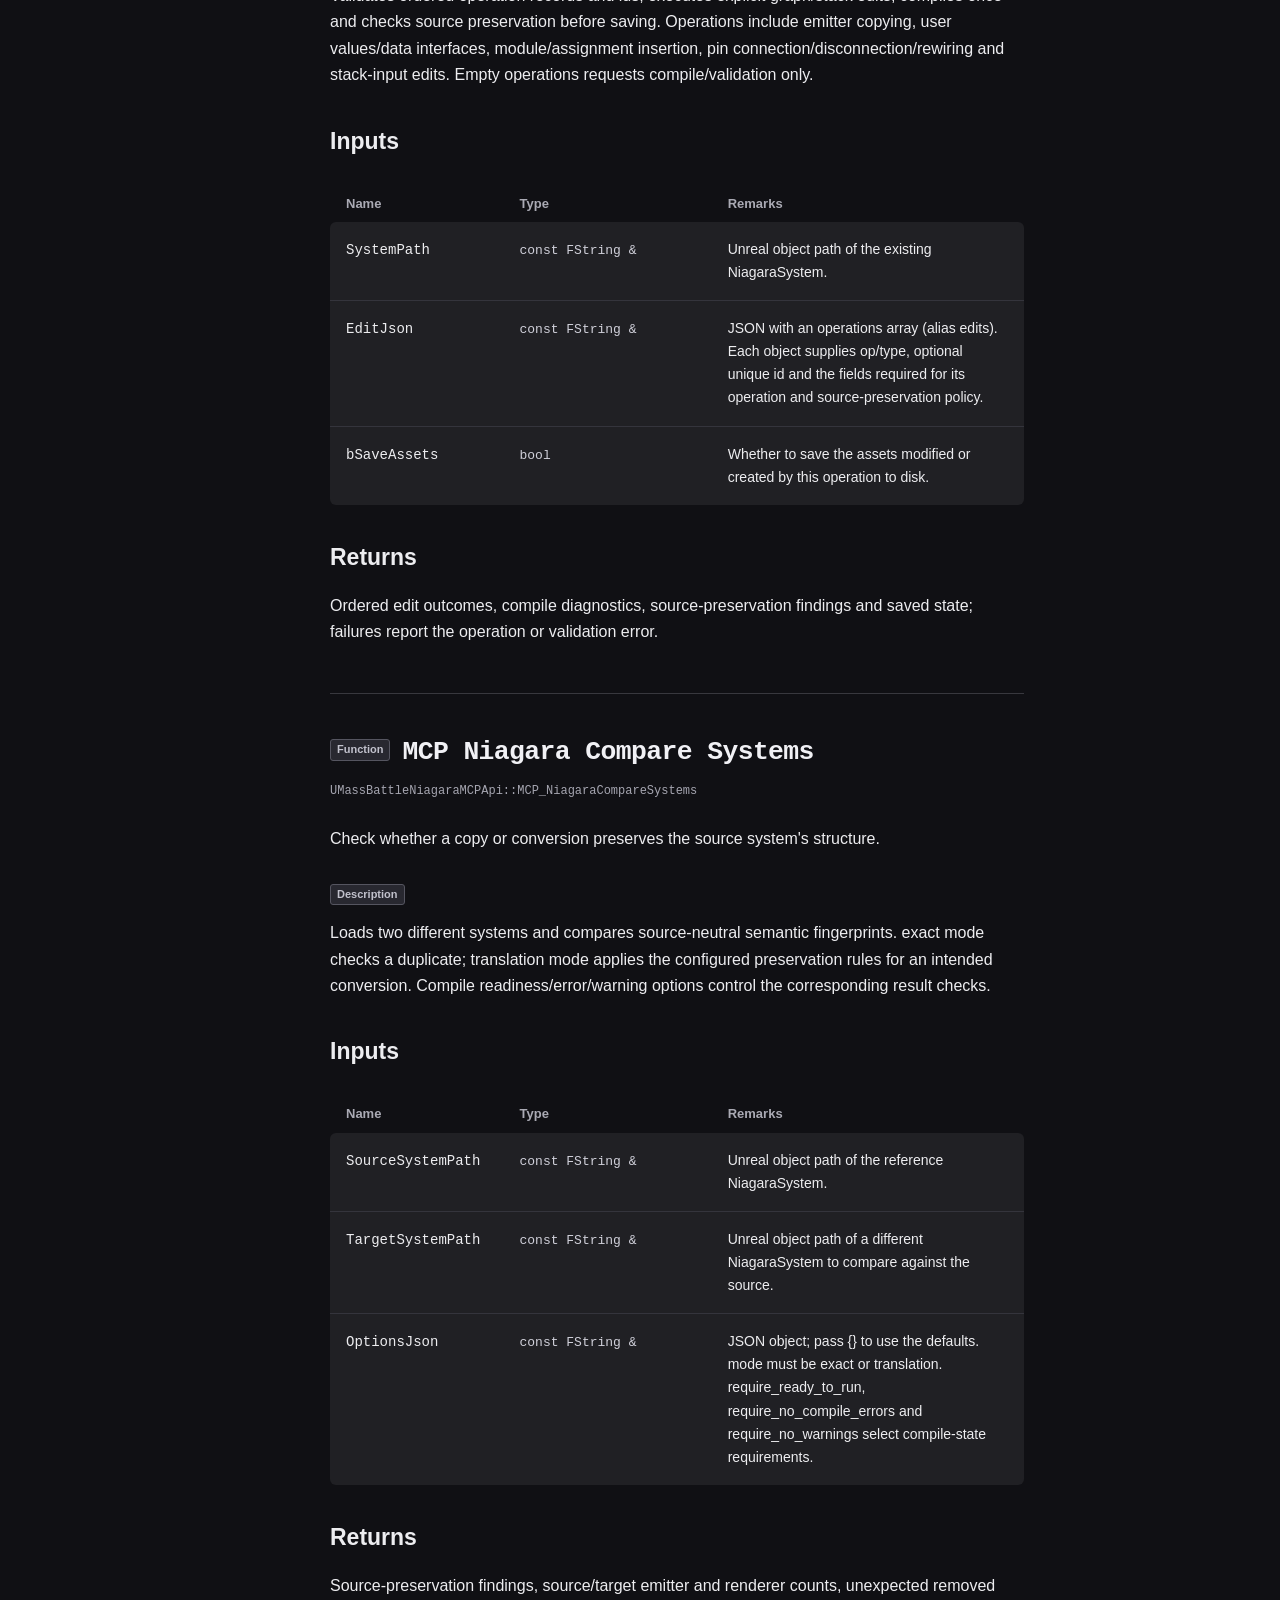
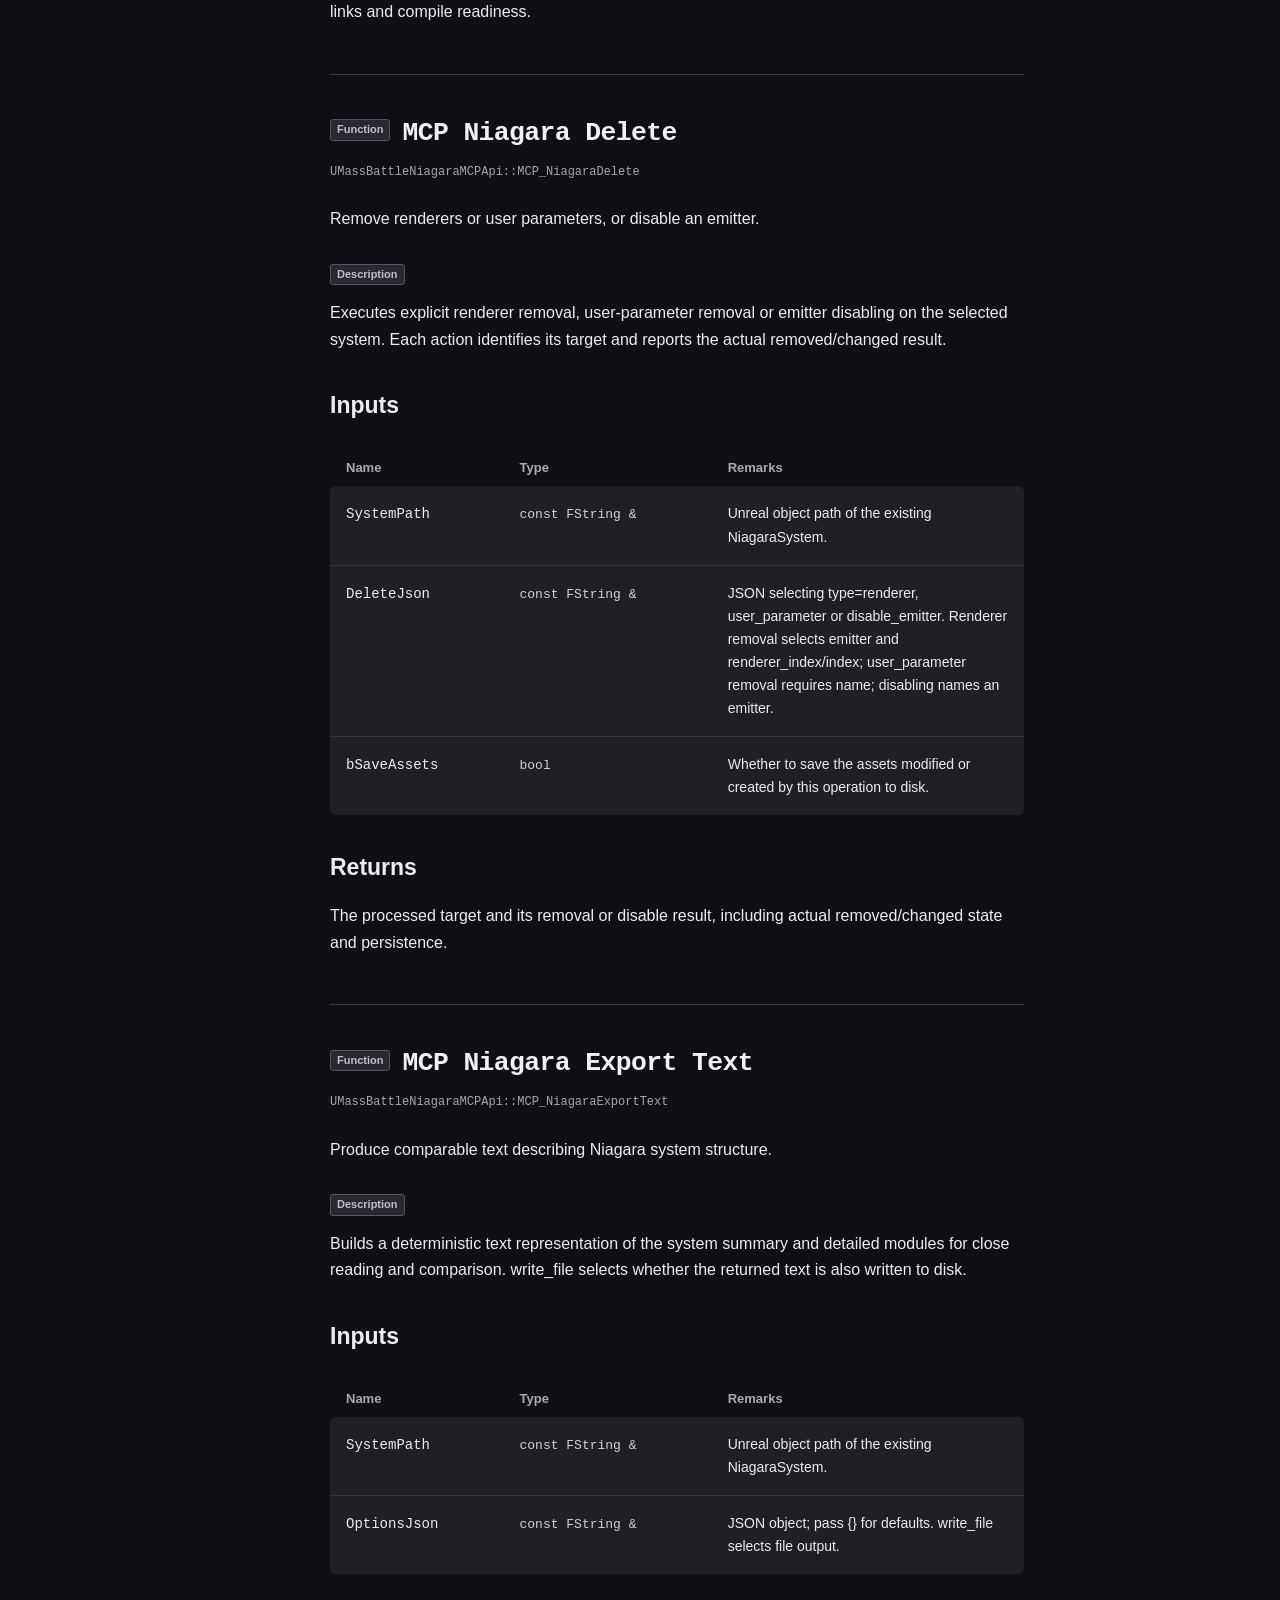
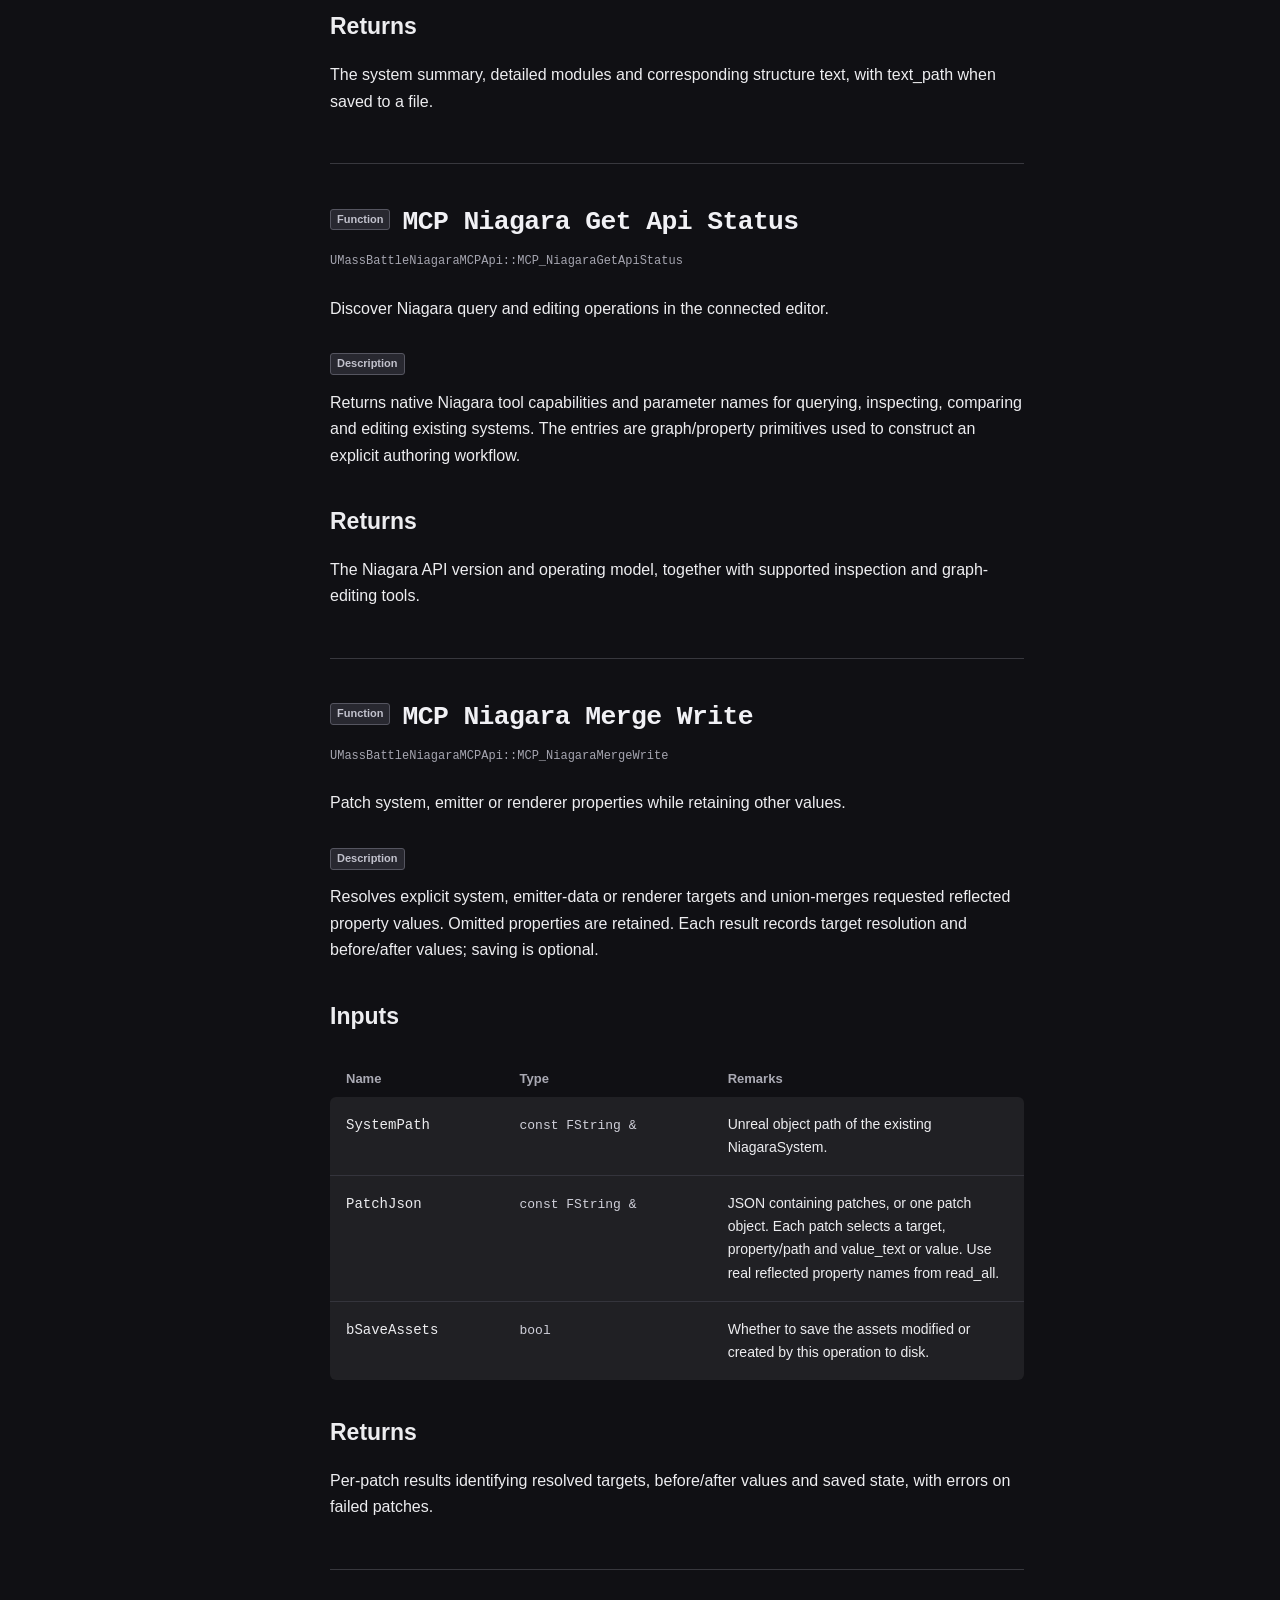
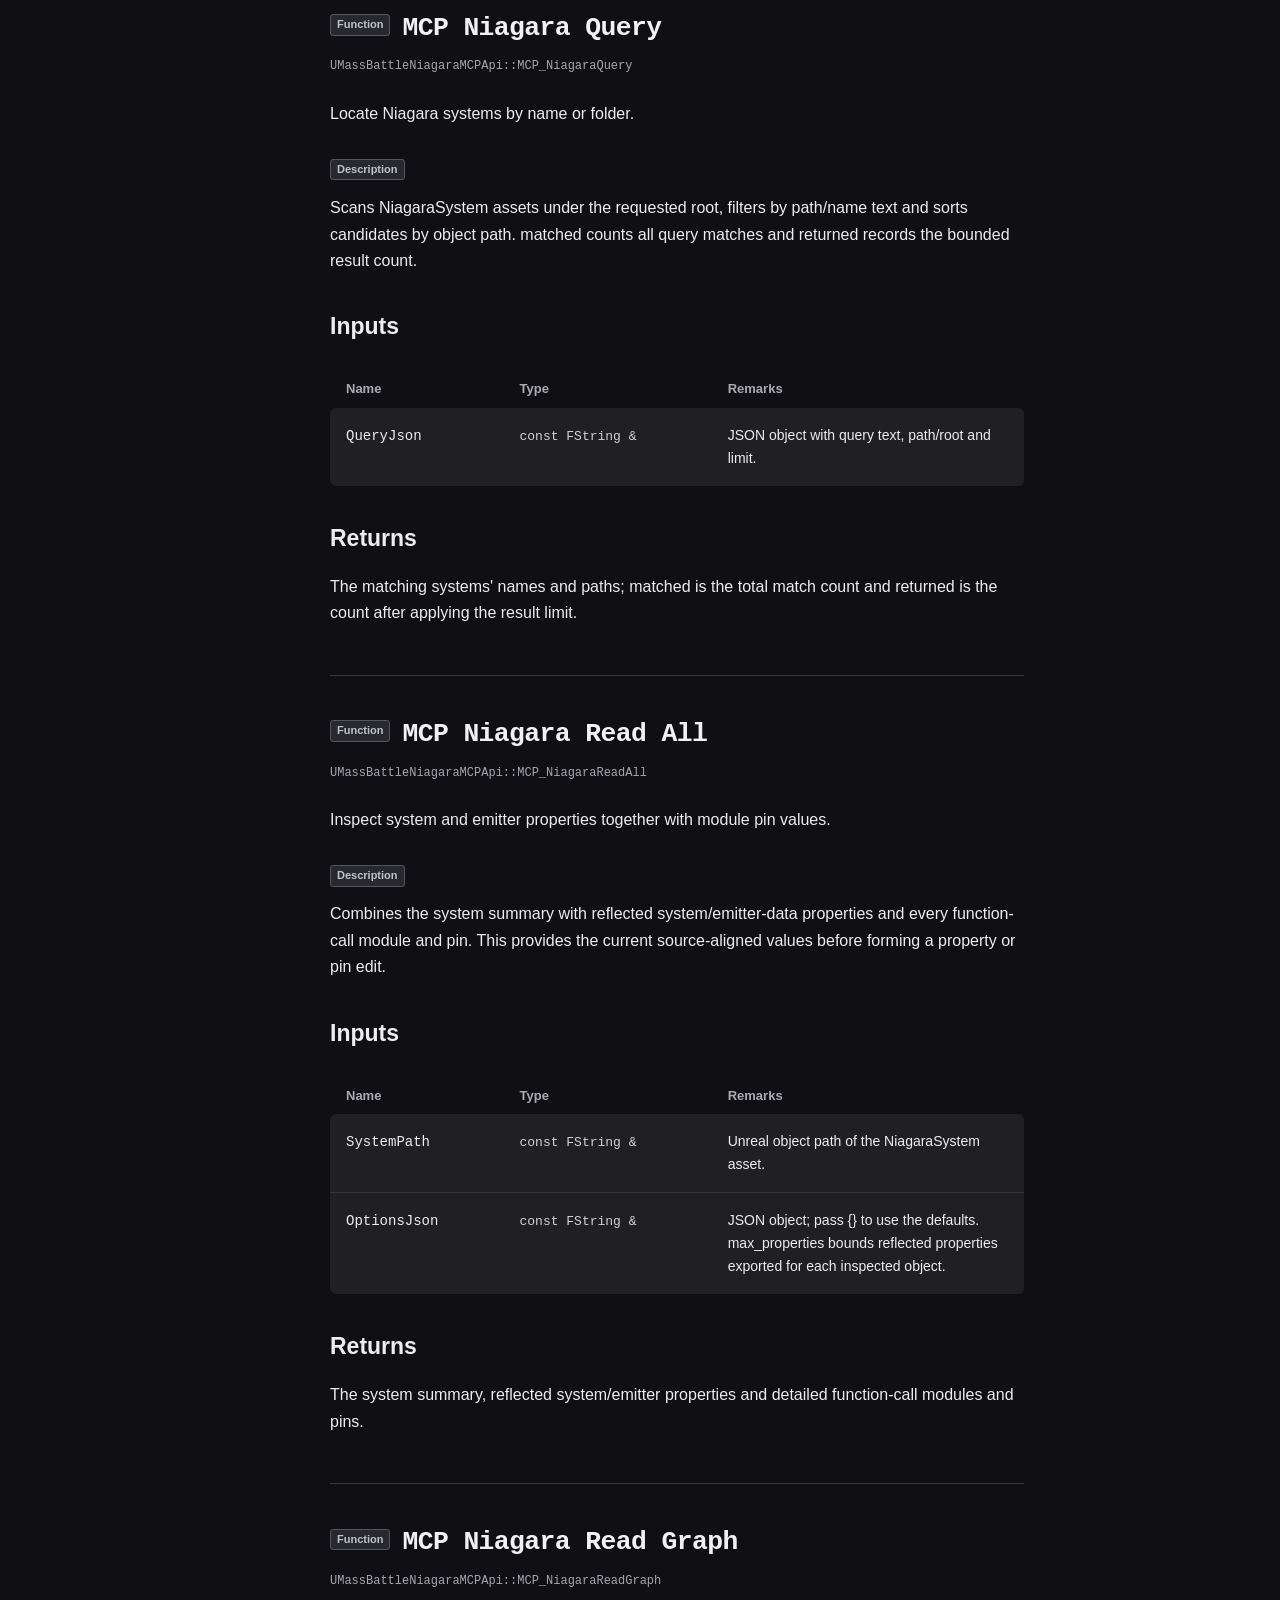
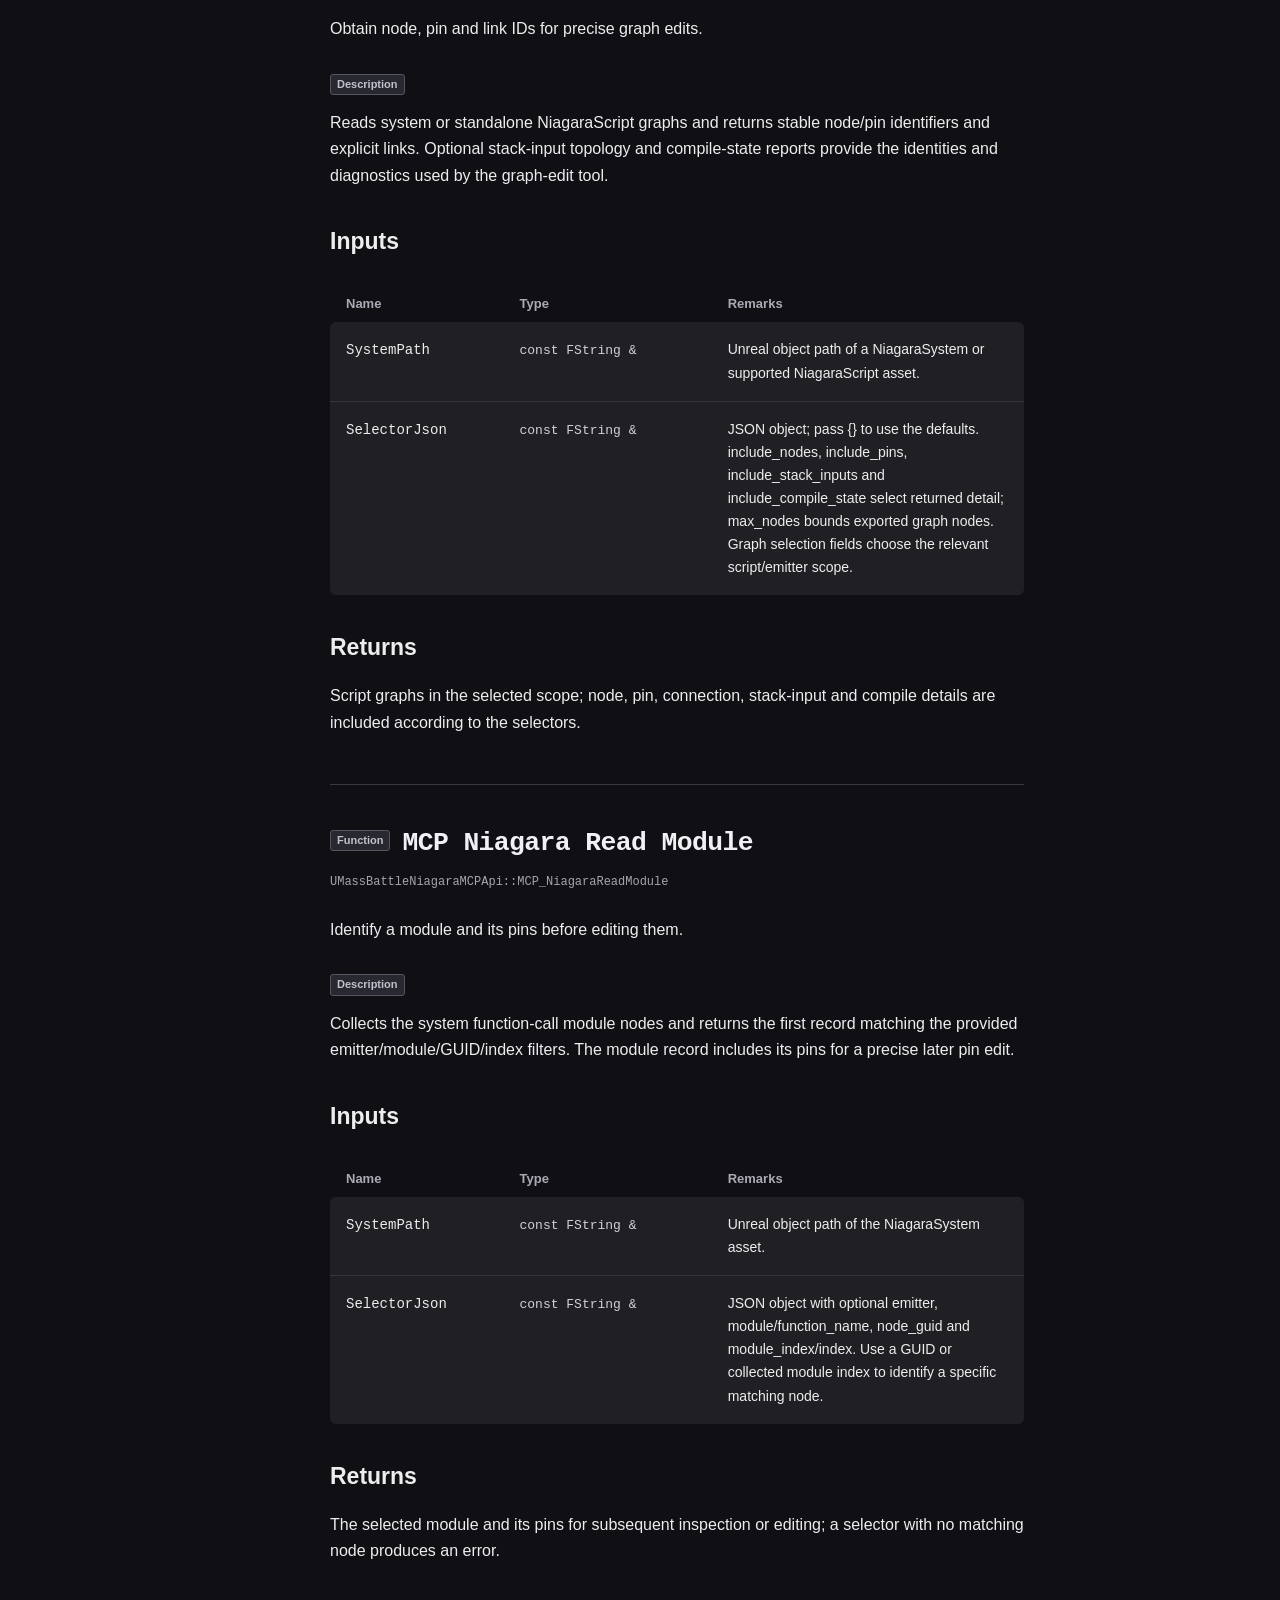
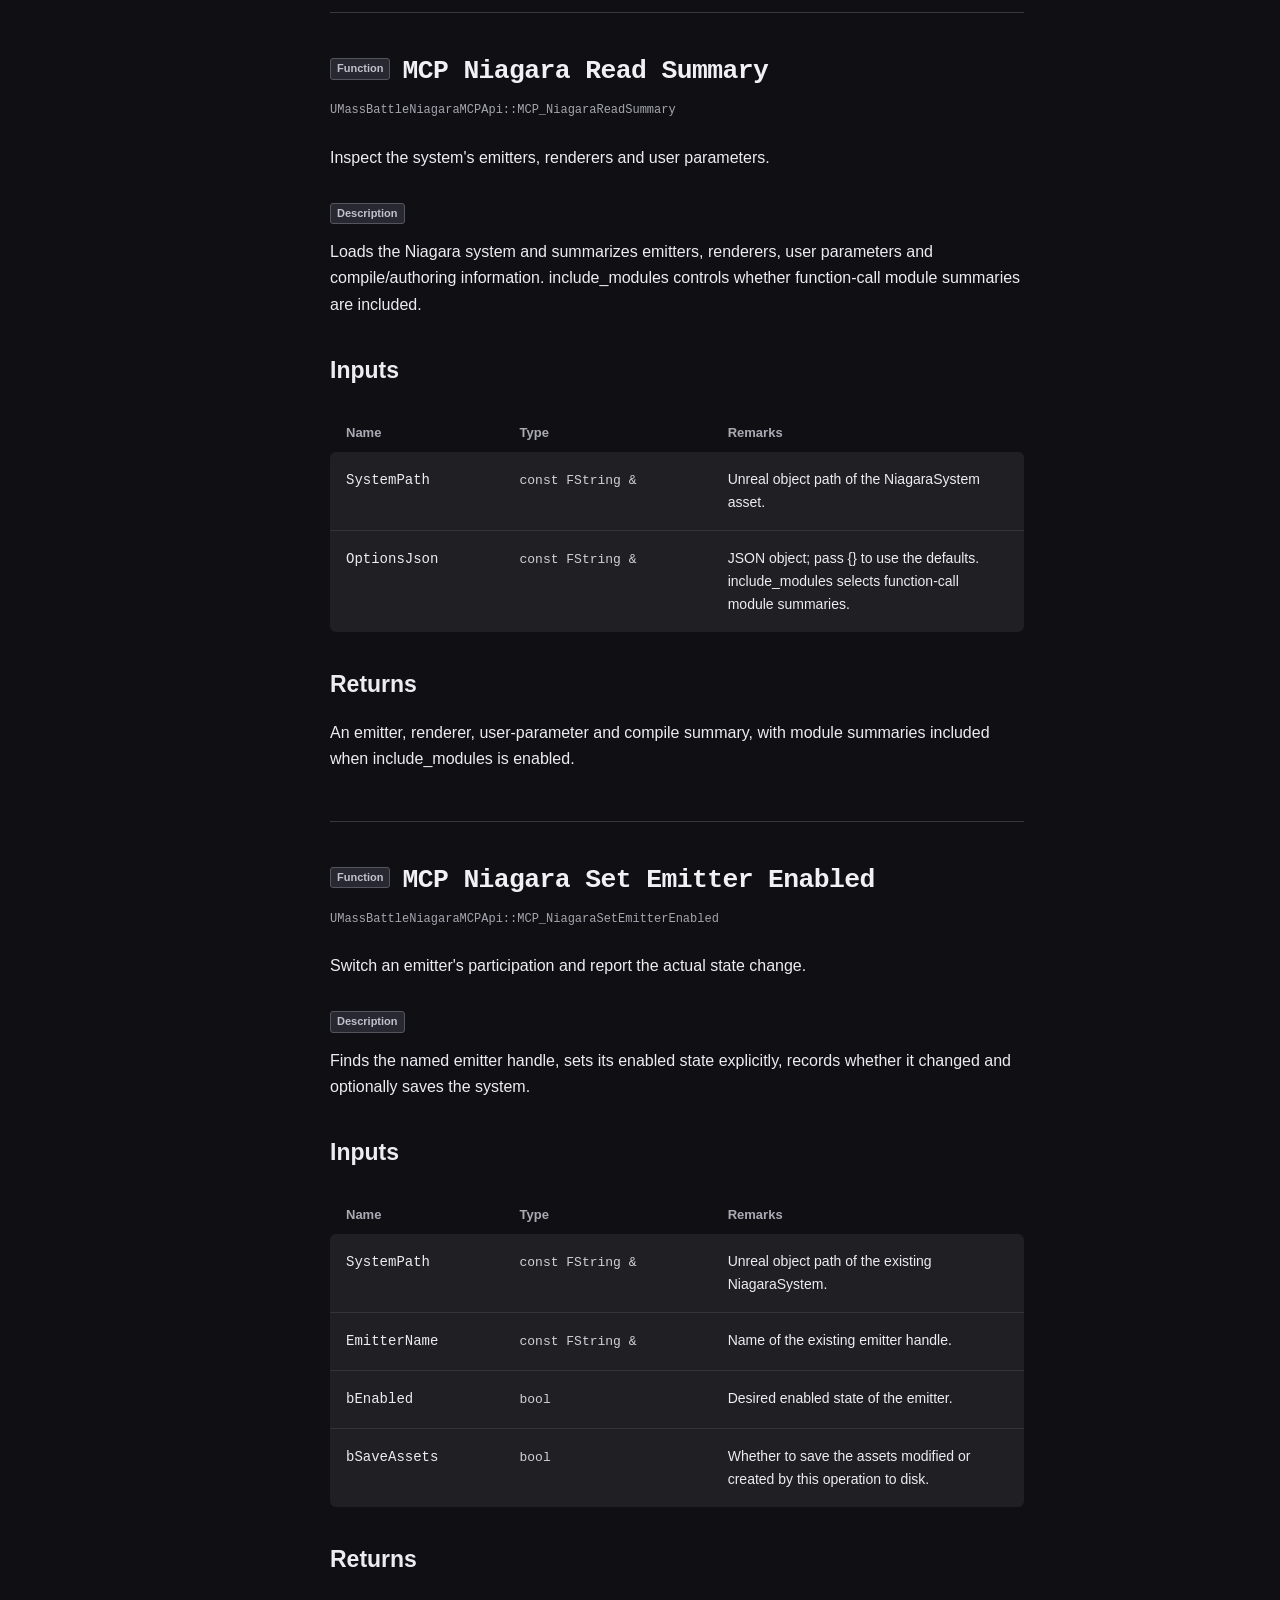
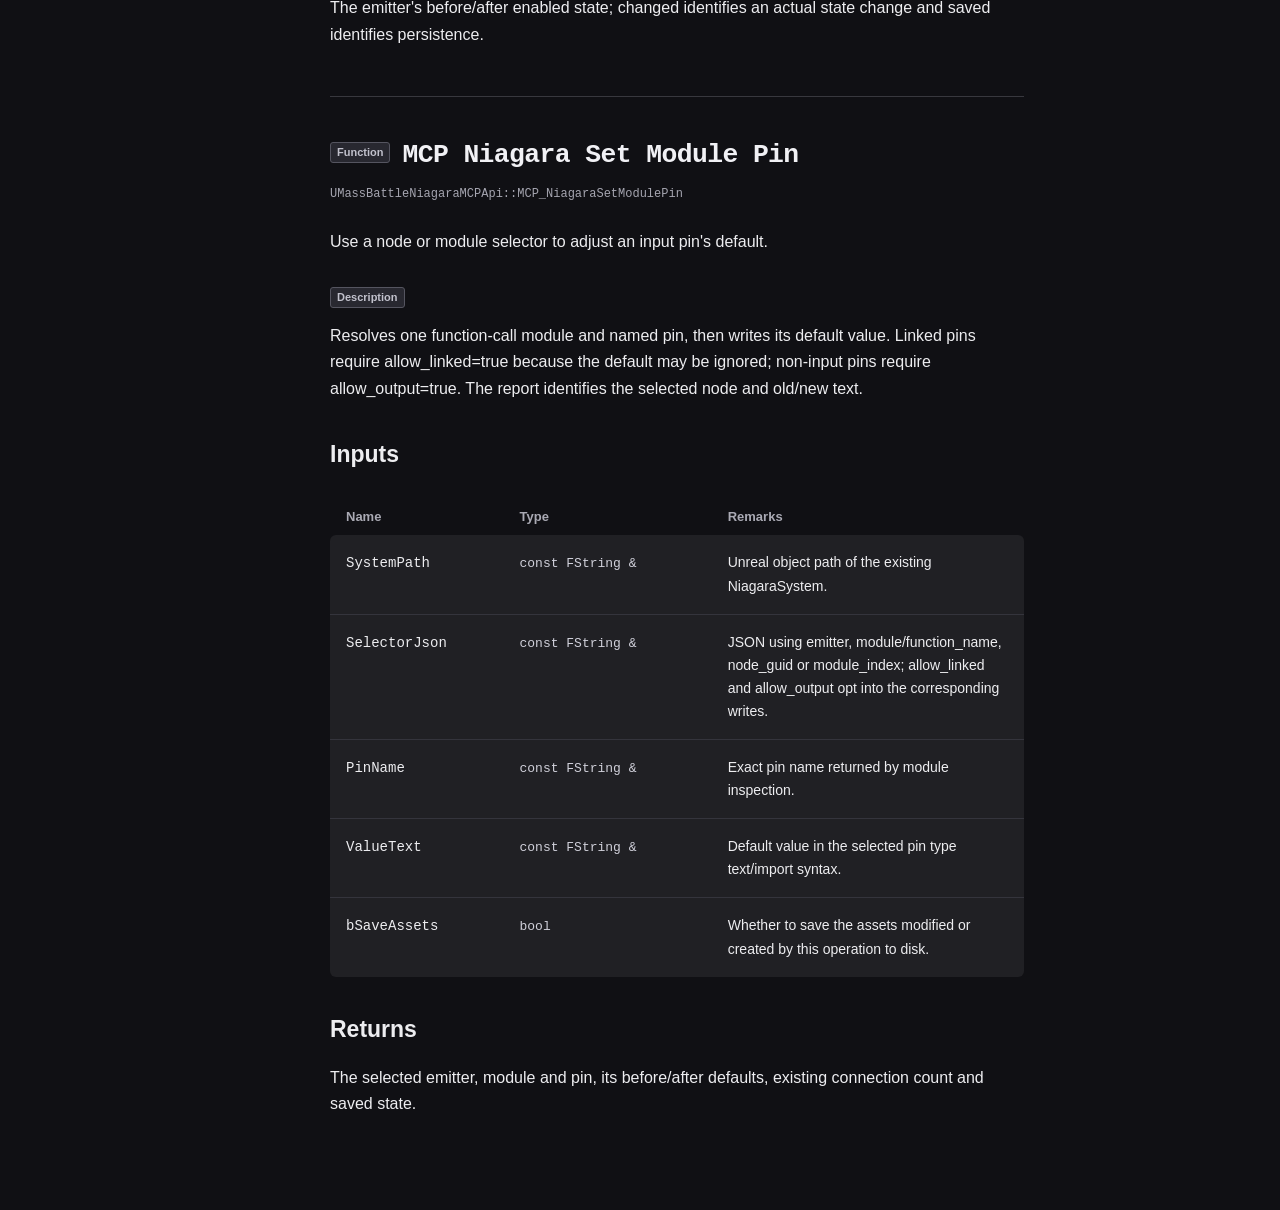
<file: user/en/API--item-f8cca041032d4fc7.html>
<!doctype html><html lang="en"><head><meta charset="utf-8"><meta name="viewport" content="width=device-width,initial-scale=1"><title>MassBattleFrame MCP · MassBattleNiagaraMCPApi</title><link rel="stylesheet" href="../../assets/site.css?v=3b2268ddff83"><script defer src="../../assets/site.js?v=3b2268ddff83"></script></head><body>
<a class="skip-link" href="#main-content">Skip to content</a>
<header><button class="menu-toggle" aria-controls="project-navigation" aria-expanded="false">☰ Contents</button><a class="brand" href="index.html">MassBattleFrame MCP</a><div class="header-search"><label class="search"><span aria-hidden="true">⌕</span><input id="search" type="search" placeholder="Search this documentation" aria-label="Search this documentation"></label><div id="search-results" hidden></div></div><nav class="languages"><a href="../zh-CN/API--item-f8cca041032d4fc7.html">简体中文</a><a aria-current="page" href="../en/API--item-f8cca041032d4fc7.html">English</a></nav></header>
<aside class="sidebar" id="project-navigation"><div class="sidebar-title">MassBattleFrame MCP</div><div class="version"><span>Version</span><strong>1.20</strong></div><nav aria-label="Contents"><a class="nav-home" href="index.html">Documentation</a><div class="nav-caption">Folders</div><ul class="document-items"><li><a href="API--item-157806bdfc02007a.html">MassBattleEffectAssetMCPApi</a></li><li><a href="API--item-f8cca041032d4fc7.html" aria-current="page">MassBattleNiagaraMCPApi</a></li><li><a href="API--item-e8ef5912931458ab.html">MassBattleProjectileMCPApi</a></li><li><a href="API--item-fc91a2fbf0981fb9.html">MassBattleUnitEditorMCPApi</a></li><li><a href="API--item-d1b51fcabf11eae3.html">MassBattleUnitMCPApi</a></li></ul></nav></aside>
<main id="main-content" tabindex="-1"><nav class="breadcrumbs" aria-label="Documentation"><a href="index.html">MassBattleFrame MCP</a><span>/</span><span>MassBattleNiagaraMCPApi</span></nav><section class="file-overview" id="overview"><div class="page-heading"><span class="entity-label">File</span><h1>MassBattleNiagaraMCPApi.h</h1></div><article class="api-card type-summary" id="121c2a7c7767cc304c3db289"><p class="brief">Inspect and edit Niagara systems for MassBattle batch effect conversion.</p><section class="api-details"><p>以 UE 5.8 的 Niagara 编辑器能力为完整功能基线，读取系统、发射器、渲染器、模块引脚和脚本图，再通过显式属性写入、堆栈输入与图编辑把现有效果接入 MassBattle 批处理。 改造过程使用源系统与目标系统的语义比较、图连接证据和编译诊断检查保留结果；写入和删除分别使用各自的公开工具。各函数说明其选择器、操作 JSON、保存行为及返回报告。</p></section></article></section><section class="class-section" data-kind="class" id="class-294f0d4e8a2b9721"><div class="class-heading"><span class="entity-label">Class</span><h2>UMassBattleNiagaraMCPApi</h2></div><div class="class-members"><article class="api-card type-summary" id="92db2801752bdb4e295d2cfc"><p class="brief">Inspect and edit effect emitters, modules, parameters and graph connections.</p><section class="api-details"><p>These tools intentionally behave like asset/graph command-line primitives: query, read, export text, union-merge write, and explicit delete.</p></section></article><table class="member-index"><caption>Members</caption><thead><tr><th scope="col">Name</th><th scope="col">Remarks</th></tr></thead><tbody><tr><td><a href="#5676b7dc1918c255cf560e80"><span class="entity-label">Function</span><code class="function-signature">MCP Niagara Add Sprite Renderer</code></a></td><td>Add a sprite renderer with material and visibility bindings to an existing emitter.</td></tr><tr><td><a href="#1a50dfd7fda4456b3ed0591b"><span class="entity-label">Function</span><code class="function-signature">MCP Niagara Apply Graph Edit</code></a></td><td>Batch-edit graph connections and stacks, then check conversion results.</td></tr><tr><td><a href="#f3c18ab9e985aeaec7aad50f"><span class="entity-label">Function</span><code class="function-signature">MCP Niagara Compare Systems</code></a></td><td>Check whether a copy or conversion preserves the source system&#x27;s structure.</td></tr><tr><td><a href="#995da1fa0d6cc1a116568209"><span class="entity-label">Function</span><code class="function-signature">MCP Niagara Delete</code></a></td><td>Remove renderers or user parameters, or disable an emitter.</td></tr><tr><td><a href="#a759b4f8cd64fc9054a1d43e"><span class="entity-label">Function</span><code class="function-signature">MCP Niagara Export Text</code></a></td><td>Produce comparable text describing Niagara system structure.</td></tr><tr><td><a href="#69002c5785e40ac7fb85d8ff"><span class="entity-label">Function</span><code class="function-signature">MCP Niagara Get Api Status</code></a></td><td>Discover Niagara query and editing operations in the connected editor.</td></tr><tr><td><a href="#887e7cad8d6339fae2c28595"><span class="entity-label">Function</span><code class="function-signature">MCP Niagara Merge Write</code></a></td><td>Patch system, emitter or renderer properties while retaining other values.</td></tr><tr><td><a href="#11c57f2939e716287888a46d"><span class="entity-label">Function</span><code class="function-signature">MCP Niagara Query</code></a></td><td>Locate Niagara systems by name or folder.</td></tr><tr><td><a href="#0b02787ba0883ed920ed1f0a"><span class="entity-label">Function</span><code class="function-signature">MCP Niagara Read All</code></a></td><td>Inspect system and emitter properties together with module pin values.</td></tr><tr><td><a href="#29984bf4b93358d500caf83c"><span class="entity-label">Function</span><code class="function-signature">MCP Niagara Read Graph</code></a></td><td>Obtain node, pin and link IDs for precise graph edits.</td></tr><tr><td><a href="#0d4232cb2cb06db9366d2a7d"><span class="entity-label">Function</span><code class="function-signature">MCP Niagara Read Module</code></a></td><td>Identify a module and its pins before editing them.</td></tr><tr><td><a href="#d98b4776d0044e5e4d6cf2c7"><span class="entity-label">Function</span><code class="function-signature">MCP Niagara Read Summary</code></a></td><td>Inspect the system&#x27;s emitters, renderers and user parameters.</td></tr><tr><td><a href="#ace0ea6f2364692aea1b491f"><span class="entity-label">Function</span><code class="function-signature">MCP Niagara Set Emitter Enabled</code></a></td><td>Switch an emitter&#x27;s participation and report the actual state change.</td></tr><tr><td><a href="#a6b89cde4343d33b2ff63bb0"><span class="entity-label">Function</span><code class="function-signature">MCP Niagara Set Module Pin</code></a></td><td>Use a node or module selector to adjust an input pin&#x27;s default.</td></tr></tbody></table><article class="api-card" id="5676b7dc1918c255cf560e80"><div class="api-heading"><span class="entity-label">Function</span><h3><code class="function-signature">MCP Niagara Add Sprite Renderer</code></h3></div><code class="api-name">UMassBattleNiagaraMCPApi::MCP_NiagaraAddSpriteRenderer</code><p class="brief">Add a sprite renderer with material and visibility bindings to an existing emitter.</p><section class="api-details"><span class="entity-label">Description</span><p>Allocates and configures a sprite renderer on an existing emitter, including its material, user-parameter bindings, sort order and visibility. It adds the renderer without rewriting the emitter graph, then finishes compilation and optional saving.</p></section><h3>Inputs</h3><table class="parameters"><thead><tr><th scope="col">Name</th><th scope="col">Type</th><th scope="col">Remarks</th></tr></thead><tbody><tr><th scope="row"><code class="parameter-name">SystemPath</code></th><td><code class="type">const FString &amp;</code></td><td>Unreal object path of the existing NiagaraSystem.</td></tr><tr><th scope="row"><code class="parameter-name">EmitterName</code></th><td><code class="type">const FString &amp;</code></td><td>Name of the existing emitter receiving the new renderer.</td></tr><tr><th scope="row"><code class="parameter-name">RendererJson</code></th><td><code class="type">const FString &amp;</code></td><td>JSON with material and optional material_user_parameter, enabled_user_parameter, sort_order and renderer_visibility.</td></tr><tr><th scope="row"><code class="parameter-name">bSaveAssets</code></th><td><code class="type">bool</code></td><td>Whether to save the assets modified or created by this operation to disk.</td></tr></tbody></table><h3>Returns</h3><p>The new renderer&#x27;s add/compile report and persistence result; failures identify target, material or creation problems.</p></article><article class="api-card" id="1a50dfd7fda4456b3ed0591b"><div class="api-heading"><span class="entity-label">Function</span><h3><code class="function-signature">MCP Niagara Apply Graph Edit</code></h3></div><code class="api-name">UMassBattleNiagaraMCPApi::MCP_NiagaraApplyGraphEdit</code><p class="brief">Batch-edit graph connections and stacks, then check conversion results.</p><section class="api-details"><span class="entity-label">Description</span><p>Validates ordered operation records and ids, executes explicit graph/stack edits, compiles once and checks source preservation before saving. Operations include emitter copying, user values/data interfaces, module/assignment insertion, pin connection/disconnection/rewiring and stack-input edits. Empty operations requests compile/validation only.</p></section><h3>Inputs</h3><table class="parameters"><thead><tr><th scope="col">Name</th><th scope="col">Type</th><th scope="col">Remarks</th></tr></thead><tbody><tr><th scope="row"><code class="parameter-name">SystemPath</code></th><td><code class="type">const FString &amp;</code></td><td>Unreal object path of the existing NiagaraSystem.</td></tr><tr><th scope="row"><code class="parameter-name">EditJson</code></th><td><code class="type">const FString &amp;</code></td><td>JSON with an operations array (alias edits). Each object supplies op/type, optional unique id and the fields required for its operation and source-preservation policy.</td></tr><tr><th scope="row"><code class="parameter-name">bSaveAssets</code></th><td><code class="type">bool</code></td><td>Whether to save the assets modified or created by this operation to disk.</td></tr></tbody></table><h3>Returns</h3><p>Ordered edit outcomes, compile diagnostics, source-preservation findings and saved state; failures report the operation or validation error.</p></article><article class="api-card" id="f3c18ab9e985aeaec7aad50f"><div class="api-heading"><span class="entity-label">Function</span><h3><code class="function-signature">MCP Niagara Compare Systems</code></h3></div><code class="api-name">UMassBattleNiagaraMCPApi::MCP_NiagaraCompareSystems</code><p class="brief">Check whether a copy or conversion preserves the source system&#x27;s structure.</p><section class="api-details"><span class="entity-label">Description</span><p>Loads two different systems and compares source-neutral semantic fingerprints. exact mode checks a duplicate; translation mode applies the configured preservation rules for an intended conversion. Compile readiness/error/warning options control the corresponding result checks.</p></section><h3>Inputs</h3><table class="parameters"><thead><tr><th scope="col">Name</th><th scope="col">Type</th><th scope="col">Remarks</th></tr></thead><tbody><tr><th scope="row"><code class="parameter-name">SourceSystemPath</code></th><td><code class="type">const FString &amp;</code></td><td>Unreal object path of the reference NiagaraSystem.</td></tr><tr><th scope="row"><code class="parameter-name">TargetSystemPath</code></th><td><code class="type">const FString &amp;</code></td><td>Unreal object path of a different NiagaraSystem to compare against the source.</td></tr><tr><th scope="row"><code class="parameter-name">OptionsJson</code></th><td><code class="type">const FString &amp;</code></td><td>JSON object; pass {} to use the defaults. mode must be exact or translation. require_ready_to_run, require_no_compile_errors and require_no_warnings select compile-state requirements.</td></tr></tbody></table><h3>Returns</h3><p>Source-preservation findings, source/target emitter and renderer counts, unexpected removed links and compile readiness.</p></article><article class="api-card" id="995da1fa0d6cc1a116568209"><div class="api-heading"><span class="entity-label">Function</span><h3><code class="function-signature">MCP Niagara Delete</code></h3></div><code class="api-name">UMassBattleNiagaraMCPApi::MCP_NiagaraDelete</code><p class="brief">Remove renderers or user parameters, or disable an emitter.</p><section class="api-details"><span class="entity-label">Description</span><p>Executes explicit renderer removal, user-parameter removal or emitter disabling on the selected system. Each action identifies its target and reports the actual removed/changed result.</p></section><h3>Inputs</h3><table class="parameters"><thead><tr><th scope="col">Name</th><th scope="col">Type</th><th scope="col">Remarks</th></tr></thead><tbody><tr><th scope="row"><code class="parameter-name">SystemPath</code></th><td><code class="type">const FString &amp;</code></td><td>Unreal object path of the existing NiagaraSystem.</td></tr><tr><th scope="row"><code class="parameter-name">DeleteJson</code></th><td><code class="type">const FString &amp;</code></td><td>JSON selecting type=renderer, user_parameter or disable_emitter. Renderer removal selects emitter and renderer_index/index; user_parameter removal requires name; disabling names an emitter.</td></tr><tr><th scope="row"><code class="parameter-name">bSaveAssets</code></th><td><code class="type">bool</code></td><td>Whether to save the assets modified or created by this operation to disk.</td></tr></tbody></table><h3>Returns</h3><p>The processed target and its removal or disable result, including actual removed/changed state and persistence.</p></article><article class="api-card" id="a759b4f8cd64fc9054a1d43e"><div class="api-heading"><span class="entity-label">Function</span><h3><code class="function-signature">MCP Niagara Export Text</code></h3></div><code class="api-name">UMassBattleNiagaraMCPApi::MCP_NiagaraExportText</code><p class="brief">Produce comparable text describing Niagara system structure.</p><section class="api-details"><span class="entity-label">Description</span><p>Builds a deterministic text representation of the system summary and detailed modules for close reading and comparison. write_file selects whether the returned text is also written to disk.</p></section><h3>Inputs</h3><table class="parameters"><thead><tr><th scope="col">Name</th><th scope="col">Type</th><th scope="col">Remarks</th></tr></thead><tbody><tr><th scope="row"><code class="parameter-name">SystemPath</code></th><td><code class="type">const FString &amp;</code></td><td>Unreal object path of the existing NiagaraSystem.</td></tr><tr><th scope="row"><code class="parameter-name">OptionsJson</code></th><td><code class="type">const FString &amp;</code></td><td>JSON object; pass {} for defaults. write_file selects file output.</td></tr></tbody></table><h3>Returns</h3><p>The system summary, detailed modules and corresponding structure text, with text_path when saved to a file.</p></article><article class="api-card" id="69002c5785e40ac7fb85d8ff"><div class="api-heading"><span class="entity-label">Function</span><h3><code class="function-signature">MCP Niagara Get Api Status</code></h3></div><code class="api-name">UMassBattleNiagaraMCPApi::MCP_NiagaraGetApiStatus</code><p class="brief">Discover Niagara query and editing operations in the connected editor.</p><section class="api-details"><span class="entity-label">Description</span><p>Returns native Niagara tool capabilities and parameter names for querying, inspecting, comparing and editing existing systems. The entries are graph/property primitives used to construct an explicit authoring workflow.</p></section><h3>Returns</h3><p>The Niagara API version and operating model, together with supported inspection and graph-editing tools.</p></article><article class="api-card" id="887e7cad8d6339fae2c28595"><div class="api-heading"><span class="entity-label">Function</span><h3><code class="function-signature">MCP Niagara Merge Write</code></h3></div><code class="api-name">UMassBattleNiagaraMCPApi::MCP_NiagaraMergeWrite</code><p class="brief">Patch system, emitter or renderer properties while retaining other values.</p><section class="api-details"><span class="entity-label">Description</span><p>Resolves explicit system, emitter-data or renderer targets and union-merges requested reflected property values. Omitted properties are retained. Each result records target resolution and before/after values; saving is optional.</p></section><h3>Inputs</h3><table class="parameters"><thead><tr><th scope="col">Name</th><th scope="col">Type</th><th scope="col">Remarks</th></tr></thead><tbody><tr><th scope="row"><code class="parameter-name">SystemPath</code></th><td><code class="type">const FString &amp;</code></td><td>Unreal object path of the existing NiagaraSystem.</td></tr><tr><th scope="row"><code class="parameter-name">PatchJson</code></th><td><code class="type">const FString &amp;</code></td><td>JSON containing patches, or one patch object. Each patch selects a target, property/path and value_text or value. Use real reflected property names from read_all.</td></tr><tr><th scope="row"><code class="parameter-name">bSaveAssets</code></th><td><code class="type">bool</code></td><td>Whether to save the assets modified or created by this operation to disk.</td></tr></tbody></table><h3>Returns</h3><p>Per-patch results identifying resolved targets, before/after values and saved state, with errors on failed patches.</p></article><article class="api-card" id="11c57f2939e716287888a46d"><div class="api-heading"><span class="entity-label">Function</span><h3><code class="function-signature">MCP Niagara Query</code></h3></div><code class="api-name">UMassBattleNiagaraMCPApi::MCP_NiagaraQuery</code><p class="brief">Locate Niagara systems by name or folder.</p><section class="api-details"><span class="entity-label">Description</span><p>Scans NiagaraSystem assets under the requested root, filters by path/name text and sorts candidates by object path. matched counts all query matches and returned records the bounded result count.</p></section><h3>Inputs</h3><table class="parameters"><thead><tr><th scope="col">Name</th><th scope="col">Type</th><th scope="col">Remarks</th></tr></thead><tbody><tr><th scope="row"><code class="parameter-name">QueryJson</code></th><td><code class="type">const FString &amp;</code></td><td>JSON object with query text, path/root and limit.</td></tr></tbody></table><h3>Returns</h3><p>The matching systems&#x27; names and paths; matched is the total match count and returned is the count after applying the result limit.</p></article><article class="api-card" id="0b02787ba0883ed920ed1f0a"><div class="api-heading"><span class="entity-label">Function</span><h3><code class="function-signature">MCP Niagara Read All</code></h3></div><code class="api-name">UMassBattleNiagaraMCPApi::MCP_NiagaraReadAll</code><p class="brief">Inspect system and emitter properties together with module pin values.</p><section class="api-details"><span class="entity-label">Description</span><p>Combines the system summary with reflected system/emitter-data properties and every function-call module and pin. This provides the current source-aligned values before forming a property or pin edit.</p></section><h3>Inputs</h3><table class="parameters"><thead><tr><th scope="col">Name</th><th scope="col">Type</th><th scope="col">Remarks</th></tr></thead><tbody><tr><th scope="row"><code class="parameter-name">SystemPath</code></th><td><code class="type">const FString &amp;</code></td><td>Unreal object path of the NiagaraSystem asset.</td></tr><tr><th scope="row"><code class="parameter-name">OptionsJson</code></th><td><code class="type">const FString &amp;</code></td><td>JSON object; pass {} to use the defaults. max_properties bounds reflected properties exported for each inspected object.</td></tr></tbody></table><h3>Returns</h3><p>The system summary, reflected system/emitter properties and detailed function-call modules and pins.</p></article><article class="api-card" id="29984bf4b93358d500caf83c"><div class="api-heading"><span class="entity-label">Function</span><h3><code class="function-signature">MCP Niagara Read Graph</code></h3></div><code class="api-name">UMassBattleNiagaraMCPApi::MCP_NiagaraReadGraph</code><p class="brief">Obtain node, pin and link IDs for precise graph edits.</p><section class="api-details"><span class="entity-label">Description</span><p>Reads system or standalone NiagaraScript graphs and returns stable node/pin identifiers and explicit links. Optional stack-input topology and compile-state reports provide the identities and diagnostics used by the graph-edit tool.</p></section><h3>Inputs</h3><table class="parameters"><thead><tr><th scope="col">Name</th><th scope="col">Type</th><th scope="col">Remarks</th></tr></thead><tbody><tr><th scope="row"><code class="parameter-name">SystemPath</code></th><td><code class="type">const FString &amp;</code></td><td>Unreal object path of a NiagaraSystem or supported NiagaraScript asset.</td></tr><tr><th scope="row"><code class="parameter-name">SelectorJson</code></th><td><code class="type">const FString &amp;</code></td><td>JSON object; pass {} to use the defaults. include_nodes, include_pins, include_stack_inputs and include_compile_state select returned detail; max_nodes bounds exported graph nodes. Graph selection fields choose the relevant script/emitter scope.</td></tr></tbody></table><h3>Returns</h3><p>Script graphs in the selected scope; node, pin, connection, stack-input and compile details are included according to the selectors.</p></article><article class="api-card" id="0d4232cb2cb06db9366d2a7d"><div class="api-heading"><span class="entity-label">Function</span><h3><code class="function-signature">MCP Niagara Read Module</code></h3></div><code class="api-name">UMassBattleNiagaraMCPApi::MCP_NiagaraReadModule</code><p class="brief">Identify a module and its pins before editing them.</p><section class="api-details"><span class="entity-label">Description</span><p>Collects the system function-call module nodes and returns the first record matching the provided emitter/module/GUID/index filters. The module record includes its pins for a precise later pin edit.</p></section><h3>Inputs</h3><table class="parameters"><thead><tr><th scope="col">Name</th><th scope="col">Type</th><th scope="col">Remarks</th></tr></thead><tbody><tr><th scope="row"><code class="parameter-name">SystemPath</code></th><td><code class="type">const FString &amp;</code></td><td>Unreal object path of the NiagaraSystem asset.</td></tr><tr><th scope="row"><code class="parameter-name">SelectorJson</code></th><td><code class="type">const FString &amp;</code></td><td>JSON object with optional emitter, module/function_name, node_guid and module_index/index. Use a GUID or collected module index to identify a specific matching node.</td></tr></tbody></table><h3>Returns</h3><p>The selected module and its pins for subsequent inspection or editing; a selector with no matching node produces an error.</p></article><article class="api-card" id="d98b4776d0044e5e4d6cf2c7"><div class="api-heading"><span class="entity-label">Function</span><h3><code class="function-signature">MCP Niagara Read Summary</code></h3></div><code class="api-name">UMassBattleNiagaraMCPApi::MCP_NiagaraReadSummary</code><p class="brief">Inspect the system&#x27;s emitters, renderers and user parameters.</p><section class="api-details"><span class="entity-label">Description</span><p>Loads the Niagara system and summarizes emitters, renderers, user parameters and compile/authoring information. include_modules controls whether function-call module summaries are included.</p></section><h3>Inputs</h3><table class="parameters"><thead><tr><th scope="col">Name</th><th scope="col">Type</th><th scope="col">Remarks</th></tr></thead><tbody><tr><th scope="row"><code class="parameter-name">SystemPath</code></th><td><code class="type">const FString &amp;</code></td><td>Unreal object path of the NiagaraSystem asset.</td></tr><tr><th scope="row"><code class="parameter-name">OptionsJson</code></th><td><code class="type">const FString &amp;</code></td><td>JSON object; pass {} to use the defaults. include_modules selects function-call module summaries.</td></tr></tbody></table><h3>Returns</h3><p>An emitter, renderer, user-parameter and compile summary, with module summaries included when include_modules is enabled.</p></article><article class="api-card" id="ace0ea6f2364692aea1b491f"><div class="api-heading"><span class="entity-label">Function</span><h3><code class="function-signature">MCP Niagara Set Emitter Enabled</code></h3></div><code class="api-name">UMassBattleNiagaraMCPApi::MCP_NiagaraSetEmitterEnabled</code><p class="brief">Switch an emitter&#x27;s participation and report the actual state change.</p><section class="api-details"><span class="entity-label">Description</span><p>Finds the named emitter handle, sets its enabled state explicitly, records whether it changed and optionally saves the system.</p></section><h3>Inputs</h3><table class="parameters"><thead><tr><th scope="col">Name</th><th scope="col">Type</th><th scope="col">Remarks</th></tr></thead><tbody><tr><th scope="row"><code class="parameter-name">SystemPath</code></th><td><code class="type">const FString &amp;</code></td><td>Unreal object path of the existing NiagaraSystem.</td></tr><tr><th scope="row"><code class="parameter-name">EmitterName</code></th><td><code class="type">const FString &amp;</code></td><td>Name of the existing emitter handle.</td></tr><tr><th scope="row"><code class="parameter-name">bEnabled</code></th><td><code class="type">bool</code></td><td>Desired enabled state of the emitter.</td></tr><tr><th scope="row"><code class="parameter-name">bSaveAssets</code></th><td><code class="type">bool</code></td><td>Whether to save the assets modified or created by this operation to disk.</td></tr></tbody></table><h3>Returns</h3><p>The emitter&#x27;s before/after enabled state; changed identifies an actual state change and saved identifies persistence.</p></article><article class="api-card" id="a6b89cde4343d33b2ff63bb0"><div class="api-heading"><span class="entity-label">Function</span><h3><code class="function-signature">MCP Niagara Set Module Pin</code></h3></div><code class="api-name">UMassBattleNiagaraMCPApi::MCP_NiagaraSetModulePin</code><p class="brief">Use a node or module selector to adjust an input pin&#x27;s default.</p><section class="api-details"><span class="entity-label">Description</span><p>Resolves one function-call module and named pin, then writes its default value. Linked pins require allow_linked=true because the default may be ignored; non-input pins require allow_output=true. The report identifies the selected node and old/new text.</p></section><h3>Inputs</h3><table class="parameters"><thead><tr><th scope="col">Name</th><th scope="col">Type</th><th scope="col">Remarks</th></tr></thead><tbody><tr><th scope="row"><code class="parameter-name">SystemPath</code></th><td><code class="type">const FString &amp;</code></td><td>Unreal object path of the existing NiagaraSystem.</td></tr><tr><th scope="row"><code class="parameter-name">SelectorJson</code></th><td><code class="type">const FString &amp;</code></td><td>JSON using emitter, module/function_name, node_guid or module_index; allow_linked and allow_output opt into the corresponding writes.</td></tr><tr><th scope="row"><code class="parameter-name">PinName</code></th><td><code class="type">const FString &amp;</code></td><td>Exact pin name returned by module inspection.</td></tr><tr><th scope="row"><code class="parameter-name">ValueText</code></th><td><code class="type">const FString &amp;</code></td><td>Default value in the selected pin type text/import syntax.</td></tr><tr><th scope="row"><code class="parameter-name">bSaveAssets</code></th><td><code class="type">bool</code></td><td>Whether to save the assets modified or created by this operation to disk.</td></tr></tbody></table><h3>Returns</h3><p>The selected emitter, module and pin, its before/after defaults, existing connection count and saved state.</p></article></div></section></main>
<aside class="page-toc"><nav aria-label="On this page"><h2>On this page</h2><a href="#overview">Overview</a><a href="#class-294f0d4e8a2b9721">UMassBattleNiagaraMCPApi</a><a class="toc-member" href="#5676b7dc1918c255cf560e80">MCP Niagara Add Sprite Renderer</a><a class="toc-member" href="#1a50dfd7fda4456b3ed0591b">MCP Niagara Apply Graph Edit</a><a class="toc-member" href="#f3c18ab9e985aeaec7aad50f">MCP Niagara Compare Systems</a><a class="toc-member" href="#995da1fa0d6cc1a116568209">MCP Niagara Delete</a><a class="toc-member" href="#a759b4f8cd64fc9054a1d43e">MCP Niagara Export Text</a><a class="toc-member" href="#69002c5785e40ac7fb85d8ff">MCP Niagara Get Api Status</a><a class="toc-member" href="#887e7cad8d6339fae2c28595">MCP Niagara Merge Write</a><a class="toc-member" href="#11c57f2939e716287888a46d">MCP Niagara Query</a><a class="toc-member" href="#0b02787ba0883ed920ed1f0a">MCP Niagara Read All</a><a class="toc-member" href="#29984bf4b93358d500caf83c">MCP Niagara Read Graph</a><a class="toc-member" href="#0d4232cb2cb06db9366d2a7d">MCP Niagara Read Module</a><a class="toc-member" href="#d98b4776d0044e5e4d6cf2c7">MCP Niagara Read Summary</a><a class="toc-member" href="#ace0ea6f2364692aea1b491f">MCP Niagara Set Emitter Enabled</a><a class="toc-member" href="#a6b89cde4343d33b2ff63bb0">MCP Niagara Set Module Pin</a></nav></aside><script type="application/json" id="search-index">[{"id": "a216bb0bb8f23afffbd96e5a", "title": "MassBattleEffectAssetMCPApi.h", "name": "MassBattleEffectAssetMCPApi.h", "group": "API", "brief": "Manage Niagara, Cascade, material and Blueprint effect assets and renderer defaults.", "page": "API--item-157806bdfc02007a.html"}, {"id": "121c2a7c7767cc304c3db289", "title": "MassBattleNiagaraMCPApi.h", "name": "MassBattleNiagaraMCPApi.h", "group": "API", "brief": "Inspect and edit Niagara systems for MassBattle batch effect conversion.", "page": "API--item-f8cca041032d4fc7.html"}, {"id": "521d945451f14f9c470f799f", "title": "UMassBattleEffectAssetMCPApi", "name": "UMassBattleEffectAssetMCPApi", "group": "API", "brief": "Inspect and copy effect assets and configure batch renderer class defaults.", "page": "API--item-157806bdfc02007a.html"}, {"id": "37e8c902ff12be9157fe1434", "title": "MCP Batch Fx Read Renderer Defaults", "name": "UMassBattleEffectAssetMCPApi::MCP_BatchFxReadRendererDefaults", "group": "API", "brief": "Inspect effect settings inherited by newly placed renderers.", "page": "API--item-157806bdfc02007a.html"}, {"id": "8304f02e918c6dd9d6fb1580", "title": "MCP Batch Fx Set Renderer Defaults", "name": "UMassBattleEffectAssetMCPApi::MCP_BatchFxSetRendererDefaults", "group": "API", "brief": "Set shared effect systems, channels and batch settings for newly placed renderers.", "page": "API--item-157806bdfc02007a.html"}, {"id": "1ed5c247f62f7df8066a75b7", "title": "MCP Effect Asset Export Text", "name": "UMassBattleEffectAssetMCPApi::MCP_EffectAssetExportText", "group": "API", "brief": "Export asset properties and dependencies for comparison.", "page": "API--item-157806bdfc02007a.html"}, {"id": "14b6c94d7f6875d65509528f", "title": "MCP Effect Asset Get Api Status", "name": "UMassBattleEffectAssetMCPApi::MCP_EffectAssetGetApiStatus", "group": "API", "brief": "Discover effect asset operations available in the connected editor.", "page": "API--item-157806bdfc02007a.html"}, {"id": "e4d95ad1ba5fad1316a37332", "title": "MCP Effect Asset Query", "name": "UMassBattleEffectAssetMCPApi::MCP_EffectAssetQuery", "group": "API", "brief": "Locate supported effect assets by folder, name and class.", "page": "API--item-157806bdfc02007a.html"}, {"id": "d4ef2affa58f66bfde166f8e", "title": "MCP Effect Asset Read Summary", "name": "UMassBattleEffectAssetMCPApi::MCP_EffectAssetReadSummary", "group": "API", "brief": "Inspect system, material or Blueprint data for the asset's actual type.", "page": "API--item-157806bdfc02007a.html"}, {"id": "04bb16bcd1f725dc9055e22e", "title": "MCP Effect Asset Soft Delete", "name": "UMassBattleEffectAssetMCPApi::MCP_EffectAssetSoftDelete", "group": "API", "brief": "Check asset references before moving it to the trash folder.", "page": "API--item-157806bdfc02007a.html"}, {"id": "39123253c82e7e44c871d41b", "title": "MCP Effect Discard Unsaved Duplicate", "name": "UMassBattleEffectAssetMCPApi::MCP_EffectDiscardUnsavedDuplicate", "group": "API", "brief": "Roll back effect copies left unsaved in this editor session.", "page": "API--item-157806bdfc02007a.html"}, {"id": "5bdd0b128069500ca1fa5eeb", "title": "MCP Effect Duplicate Asset", "name": "UMassBattleEffectAssetMCPApi::MCP_EffectDuplicateAsset", "group": "API", "brief": "Preserve the source effect by creating a copy for conversion.", "page": "API--item-157806bdfc02007a.html"}, {"id": "92db2801752bdb4e295d2cfc", "title": "UMassBattleNiagaraMCPApi", "name": "UMassBattleNiagaraMCPApi", "group": "API", "brief": "Inspect and edit effect emitters, modules, parameters and graph connections.", "page": "API--item-f8cca041032d4fc7.html"}, {"id": "5676b7dc1918c255cf560e80", "title": "MCP Niagara Add Sprite Renderer", "name": "UMassBattleNiagaraMCPApi::MCP_NiagaraAddSpriteRenderer", "group": "API", "brief": "Add a sprite renderer with material and visibility bindings to an existing emitter.", "page": "API--item-f8cca041032d4fc7.html"}, {"id": "1a50dfd7fda4456b3ed0591b", "title": "MCP Niagara Apply Graph Edit", "name": "UMassBattleNiagaraMCPApi::MCP_NiagaraApplyGraphEdit", "group": "API", "brief": "Batch-edit graph connections and stacks, then check conversion results.", "page": "API--item-f8cca041032d4fc7.html"}, {"id": "f3c18ab9e985aeaec7aad50f", "title": "MCP Niagara Compare Systems", "name": "UMassBattleNiagaraMCPApi::MCP_NiagaraCompareSystems", "group": "API", "brief": "Check whether a copy or conversion preserves the source system's structure.", "page": "API--item-f8cca041032d4fc7.html"}, {"id": "995da1fa0d6cc1a116568209", "title": "MCP Niagara Delete", "name": "UMassBattleNiagaraMCPApi::MCP_NiagaraDelete", "group": "API", "brief": "Remove renderers or user parameters, or disable an emitter.", "page": "API--item-f8cca041032d4fc7.html"}, {"id": "a759b4f8cd64fc9054a1d43e", "title": "MCP Niagara Export Text", "name": "UMassBattleNiagaraMCPApi::MCP_NiagaraExportText", "group": "API", "brief": "Produce comparable text describing Niagara system structure.", "page": "API--item-f8cca041032d4fc7.html"}, {"id": "69002c5785e40ac7fb85d8ff", "title": "MCP Niagara Get Api Status", "name": "UMassBattleNiagaraMCPApi::MCP_NiagaraGetApiStatus", "group": "API", "brief": "Discover Niagara query and editing operations in the connected editor.", "page": "API--item-f8cca041032d4fc7.html"}, {"id": "887e7cad8d6339fae2c28595", "title": "MCP Niagara Merge Write", "name": "UMassBattleNiagaraMCPApi::MCP_NiagaraMergeWrite", "group": "API", "brief": "Patch system, emitter or renderer properties while retaining other values.", "page": "API--item-f8cca041032d4fc7.html"}, {"id": "11c57f2939e716287888a46d", "title": "MCP Niagara Query", "name": "UMassBattleNiagaraMCPApi::MCP_NiagaraQuery", "group": "API", "brief": "Locate Niagara systems by name or folder.", "page": "API--item-f8cca041032d4fc7.html"}, {"id": "0b02787ba0883ed920ed1f0a", "title": "MCP Niagara Read All", "name": "UMassBattleNiagaraMCPApi::MCP_NiagaraReadAll", "group": "API", "brief": "Inspect system and emitter properties together with module pin values.", "page": "API--item-f8cca041032d4fc7.html"}, {"id": "29984bf4b93358d500caf83c", "title": "MCP Niagara Read Graph", "name": "UMassBattleNiagaraMCPApi::MCP_NiagaraReadGraph", "group": "API", "brief": "Obtain node, pin and link IDs for precise graph edits.", "page": "API--item-f8cca041032d4fc7.html"}, {"id": "0d4232cb2cb06db9366d2a7d", "title": "MCP Niagara Read Module", "name": "UMassBattleNiagaraMCPApi::MCP_NiagaraReadModule", "group": "API", "brief": "Identify a module and its pins before editing them.", "page": "API--item-f8cca041032d4fc7.html"}, {"id": "d98b4776d0044e5e4d6cf2c7", "title": "MCP Niagara Read Summary", "name": "UMassBattleNiagaraMCPApi::MCP_NiagaraReadSummary", "group": "API", "brief": "Inspect the system's emitters, renderers and user parameters.", "page": "API--item-f8cca041032d4fc7.html"}, {"id": "ace0ea6f2364692aea1b491f", "title": "MCP Niagara Set Emitter Enabled", "name": "UMassBattleNiagaraMCPApi::MCP_NiagaraSetEmitterEnabled", "group": "API", "brief": "Switch an emitter's participation and report the actual state change.", "page": "API--item-f8cca041032d4fc7.html"}, {"id": "a6b89cde4343d33b2ff63bb0", "title": "MCP Niagara Set Module Pin", "name": "UMassBattleNiagaraMCPApi::MCP_NiagaraSetModulePin", "group": "API", "brief": "Use a node or module selector to adjust an input pin's default.", "page": "API--item-f8cca041032d4fc7.html"}, {"id": "66c977bd2407339cd1c67281", "title": "UMassBattleProjectileMCPApi", "name": "UMassBattleProjectileMCPApi", "group": "API", "brief": "Maintain projectile movement, damage, triggers and lifecycle effect settings.", "page": "API--item-e8ef5912931458ab.html"}, {"id": "d6ce6c7a919747b536e02a1f", "title": "MCP Projectile Create", "name": "UMassBattleProjectileMCPApi::MCP_ProjectileCreate", "group": "API", "brief": "Create a validated projectile config from a template or class defaults.", "page": "API--item-e8ef5912931458ab.html"}, {"id": "b9c8ea24e9f1bb329f8ea4af", "title": "MCP Projectile Delete", "name": "UMassBattleProjectileMCPApi::MCP_ProjectileDelete", "group": "API", "brief": "Check references before previewing or executing asset removal.", "page": "API--item-e8ef5912931458ab.html"}, {"id": "14dfa0115cbc16348e0af60e", "title": "MCP Projectile Get", "name": "UMassBattleProjectileMCPApi::MCP_ProjectileGet", "group": "API", "brief": "Inspect active projectile data with optional validation and references.", "page": "API--item-e8ef5912931458ab.html"}, {"id": "35e59a8ac12b695069462e08", "title": "MCP Projectile Get Api Status", "name": "UMassBattleProjectileMCPApi::MCP_ProjectileGetApiStatus", "group": "API", "brief": "Discover projectile editing and validation operations in the editor.", "page": "API--item-e8ef5912931458ab.html"}, {"id": "9fbe36f339d1c9b8106b5e52", "title": "MCP Projectile Get Schema", "name": "UMassBattleProjectileMCPApi::MCP_ProjectileGetSchema", "group": "API", "brief": "Obtain field types and write rules for movement and damage modes.", "page": "API--item-e8ef5912931458ab.html"}, {"id": "0af603bc32196202916cce83", "title": "MCP Projectile List", "name": "UMassBattleProjectileMCPApi::MCP_ProjectileList", "group": "API", "brief": "Filter projectile assets by path and inspect their configuration summaries.", "page": "API--item-e8ef5912931458ab.html"}, {"id": "1fc6baed18807098dc1585e2", "title": "MCP Projectile Query", "name": "UMassBattleProjectileMCPApi::MCP_ProjectileQuery", "group": "API", "brief": "Locate projectile configuration assets by name or path.", "page": "API--item-e8ef5912931458ab.html"}, {"id": "ed6542a04ab8e639b6eb2caf", "title": "MCP Projectile Validate", "name": "UMassBattleProjectileMCPApi::MCP_ProjectileValidate", "group": "API", "brief": "Find movement, damage ownership and lifecycle effect configuration issues.", "page": "API--item-e8ef5912931458ab.html"}, {"id": "b804e2a2a4a024f0d72829eb", "title": "MCP Projectile Write", "name": "UMassBattleProjectileMCPApi::MCP_ProjectileWrite", "group": "API", "brief": "Validate a partial update before changing the projectile asset.", "page": "API--item-e8ef5912931458ab.html"}, {"id": "42563a962229e9245764506d", "title": "UMassBattleStyleMCPApi", "name": "UMassBattleStyleMCPApi", "group": "API", "brief": "Report unit style distributions and plan asset folder organization.", "page": "API--item-d1b51fcabf11eae3.html"}, {"id": "d4646de84643b992c382d68b", "title": "MCP Style Plan Organize Units", "name": "UMassBattleStyleMCPApi::MCP_StylePlanOrganizeUnits", "group": "API", "brief": "Calculate destination folders and a move list from unit styles.", "page": "API--item-d1b51fcabf11eae3.html"}, {"id": "6e532f452a683bce1d9d0456", "title": "MCP Style Summarize Units", "name": "UMassBattleStyleMCPApi::MCP_StyleSummarizeUnits", "group": "API", "brief": "Count units by style family, style index and path category.", "page": "API--item-d1b51fcabf11eae3.html"}, {"id": "c0e0517912a3f45b7ec2d79e", "title": "UMassBattleUnitEditorMCPApi", "name": "UMassBattleUnitEditorMCPApi", "group": "API", "brief": "Build VAT units from skeletal meshes or Actors and organize the resulting assets.", "page": "API--item-fc91a2fbf0981fb9.html"}, {"id": "cd233af70f1d8c2728f692b2", "title": "MCP Editor Apply Create Vat Unit", "name": "UMassBattleUnitEditorMCPApi::MCP_EditorApplyCreateVatUnit", "group": "API", "brief": "Create a unit that plays baked skeletal animation through a static mesh.", "page": "API--item-fc91a2fbf0981fb9.html"}, {"id": "02c2006ee72102c8ecbb0ccd", "title": "MCP Editor Apply Create Vat Unit From Actor", "name": "UMassBattleUnitEditorMCPApi::MCP_EditorApplyCreateVatUnitFromActor", "group": "API", "brief": "Combine an Actor's components and weapon into an animated VAT unit.", "page": "API--item-fc91a2fbf0981fb9.html"}, {"id": "3d755114d18d68aa76bcae42", "title": "MCP Editor Apply Create Vat Unit From Selection", "name": "UMassBattleUnitEditorMCPApi::MCP_EditorApplyCreateVatUnitFromSelection", "group": "API", "brief": "Resolve selected source assets into a specification and generate a VAT unit.", "page": "API--item-fc91a2fbf0981fb9.html"}, {"id": "4828e74da48c7b37e13d5234", "title": "MCP Editor Apply Organize Unit Assets", "name": "UMassBattleUnitEditorMCPApi::MCP_EditorApplyOrganizeUnitAssets", "group": "API", "brief": "Move a unit and its linked source and generated assets into a style layout.", "page": "API--item-fc91a2fbf0981fb9.html"}, {"id": "bcebab4067df23167e6b26d5", "title": "MCP Editor Get Profile", "name": "UMassBattleUnitEditorMCPApi::MCP_EditorGetProfile", "group": "API", "brief": "Inspect the complete JSON settings of a style or recipe.", "page": "API--item-fc91a2fbf0981fb9.html"}, {"id": "8edb1e011964b43f299942c1", "title": "MCP Editor Get Status", "name": "UMassBattleUnitEditorMCPApi::MCP_EditorGetStatus", "group": "API", "brief": "Discover VAT authoring and asset organization capabilities in the editor.", "page": "API--item-fc91a2fbf0981fb9.html"}, {"id": "141783df34aa4d987d0041c6", "title": "MCP Editor Inspect Actor Assembly", "name": "UMassBattleUnitEditorMCPApi::MCP_EditorInspectActorAssembly", "group": "API", "brief": "Check component materials and weapon bones before assembling an Actor.", "page": "API--item-fc91a2fbf0981fb9.html"}, {"id": "53ccd540ea4489640651bcb1", "title": "MCP Editor Inspect Vat Animation", "name": "UMassBattleUnitEditorMCPApi::MCP_EditorInspectVatAnimation", "group": "API", "brief": "Check skin weights, frame motion, lookup UVs and animation settings.", "page": "API--item-fc91a2fbf0981fb9.html"}, {"id": "ed8062a5e38633ab1ae47e8f", "title": "MCP Editor List Profiles", "name": "UMassBattleUnitEditorMCPApi::MCP_EditorListProfiles", "group": "API", "brief": "Choose styles and recipes for VAT unit authoring.", "page": "API--item-fc91a2fbf0981fb9.html"}, {"id": "713e7cc2433a3e9e5d433076", "title": "MCP Editor Plan Create Vat Unit", "name": "UMassBattleUnitEditorMCPApi::MCP_EditorPlanCreateVatUnit", "group": "API", "brief": "Inspect source assets and output layout before VAT generation.", "page": "API--item-fc91a2fbf0981fb9.html"}, {"id": "62c8bda9a7948307559a8474", "title": "MCP Editor Plan Create Vat Unit From Actor", "name": "UMassBattleUnitEditorMCPApi::MCP_EditorPlanCreateVatUnitFromActor", "group": "API", "brief": "Inspect an Actor assembly plan and its resolved VAT specification.", "page": "API--item-fc91a2fbf0981fb9.html"}, {"id": "00888c985e70f798d418dac3", "title": "MCP Editor Plan Create Vat Unit From Selection", "name": "UMassBattleUnitEditorMCPApi::MCP_EditorPlanCreateVatUnitFromSelection", "group": "API", "brief": "Inspect the VAT specification resolved from selected assets.", "page": "API--item-fc91a2fbf0981fb9.html"}, {"id": "3ba0d564f389daa7675f5454", "title": "MCP Editor Plan Organize Unit Assets", "name": "UMassBattleUnitEditorMCPApi::MCP_EditorPlanOrganizeUnitAssets", "group": "API", "brief": "Inspect destination folders for a unit and its linked assets.", "page": "API--item-fc91a2fbf0981fb9.html"}, {"id": "da2c4941d49ab17eec32a854", "title": "MCP Editor Validate Create Vat Unit", "name": "UMassBattleUnitEditorMCPApi::MCP_EditorValidateCreateVatUnit", "group": "API", "brief": "Check required VAT fields and referenced assets.", "page": "API--item-fc91a2fbf0981fb9.html"}, {"id": "e447a21781410439a3eb4807", "title": "UMassBattleUnitMCPApi", "name": "UMassBattleUnitMCPApi", "group": "API", "brief": "Query, create and patch unit configuration assets and Unit Source Actors.", "page": "API--item-d1b51fcabf11eae3.html"}, {"id": "7b779567d9d6cabf5c6056f9", "title": "MCP Unit Apply Plan", "name": "UMassBattleUnitMCPApi::MCP_UnitApplyPlan", "group": "API", "brief": "Write the changes recorded in a reviewed unit plan.", "page": "API--item-d1b51fcabf11eae3.html"}, {"id": "c984d38817739fb8647bc21b", "title": "MCP Unit Create", "name": "UMassBattleUnitMCPApi::MCP_UnitCreate", "group": "API", "brief": "Use a template to create unit data or a Unit Source Actor.", "page": "API--item-d1b51fcabf11eae3.html"}, {"id": "3467883ba4fc1ad77711d87d", "title": "MCP Unit Delete", "name": "UMassBattleUnitMCPApi::MCP_UnitDelete", "group": "API", "brief": "Preview or execute a unit asset deletion plan.", "page": "API--item-d1b51fcabf11eae3.html"}, {"id": "6520fcd2dafd24ca7beaf44c", "title": "MCP Unit Export", "name": "UMassBattleUnitMCPApi::MCP_UnitExport", "group": "API", "brief": "Produce JSON or CSV balance data for comparison and tuning.", "page": "API--item-d1b51fcabf11eae3.html"}, {"id": "c9038103dd9cd30c636091f3", "title": "MCP Unit Find Assets", "name": "UMassBattleUnitMCPApi::MCP_UnitFindAssets", "group": "API", "brief": "Locate meshes, renderers and effects for unit authoring.", "page": "API--item-d1b51fcabf11eae3.html"}, {"id": "70cb383a77dbbd99fc641365", "title": "MCP Unit Get", "name": "UMassBattleUnitMCPApi::MCP_UnitGet", "group": "API", "brief": "Inspect authored unit data and source Actor export information.", "page": "API--item-d1b51fcabf11eae3.html"}, {"id": "bcb1c45cee3e0fa375ae54f0", "title": "MCP Unit Get Api Status", "name": "UMassBattleUnitMCPApi::MCP_UnitGetApiStatus", "group": "API", "brief": "Discover the unit operations available in the connected editor.", "page": "API--item-d1b51fcabf11eae3.html"}, {"id": "75df77daf143abcbe739d1ac", "title": "MCP Unit Get Schema", "name": "UMassBattleUnitMCPApi::MCP_UnitGetSchema", "group": "API", "brief": "Identify field names, types and nested structures accepted by unit patches.", "page": "API--item-d1b51fcabf11eae3.html"}, {"id": "e4ecdc9e9ad4af21cb7a0133", "title": "MCP Unit List", "name": "UMassBattleUnitMCPApi::MCP_UnitList", "group": "API", "brief": "Find unit assets and their balance values by path.", "page": "API--item-d1b51fcabf11eae3.html"}, {"id": "44d8610c3495cb324c333576", "title": "MCP Unit Merge Update", "name": "UMassBattleUnitMCPApi::MCP_UnitMergeUpdate", "group": "API", "brief": "Change selected unit fields while retaining unspecified data.", "page": "API--item-d1b51fcabf11eae3.html"}, {"id": "1352dc5db4096033a86c953b", "title": "MCP Unit Plan Merge Update", "name": "UMassBattleUnitMCPApi::MCP_UnitPlanMergeUpdate", "group": "API", "brief": "Review field changes before writing a partial unit update.", "page": "API--item-d1b51fcabf11eae3.html"}, {"id": "7a05a9ee35a81326094b0c55", "title": "MCP Unit Preview Diff", "name": "UMassBattleUnitMCPApi::MCP_UnitPreviewDiff", "group": "API", "brief": "Inspect a stored plan's full diff and applicability.", "page": "API--item-d1b51fcabf11eae3.html"}]</script></body></html>
</file>
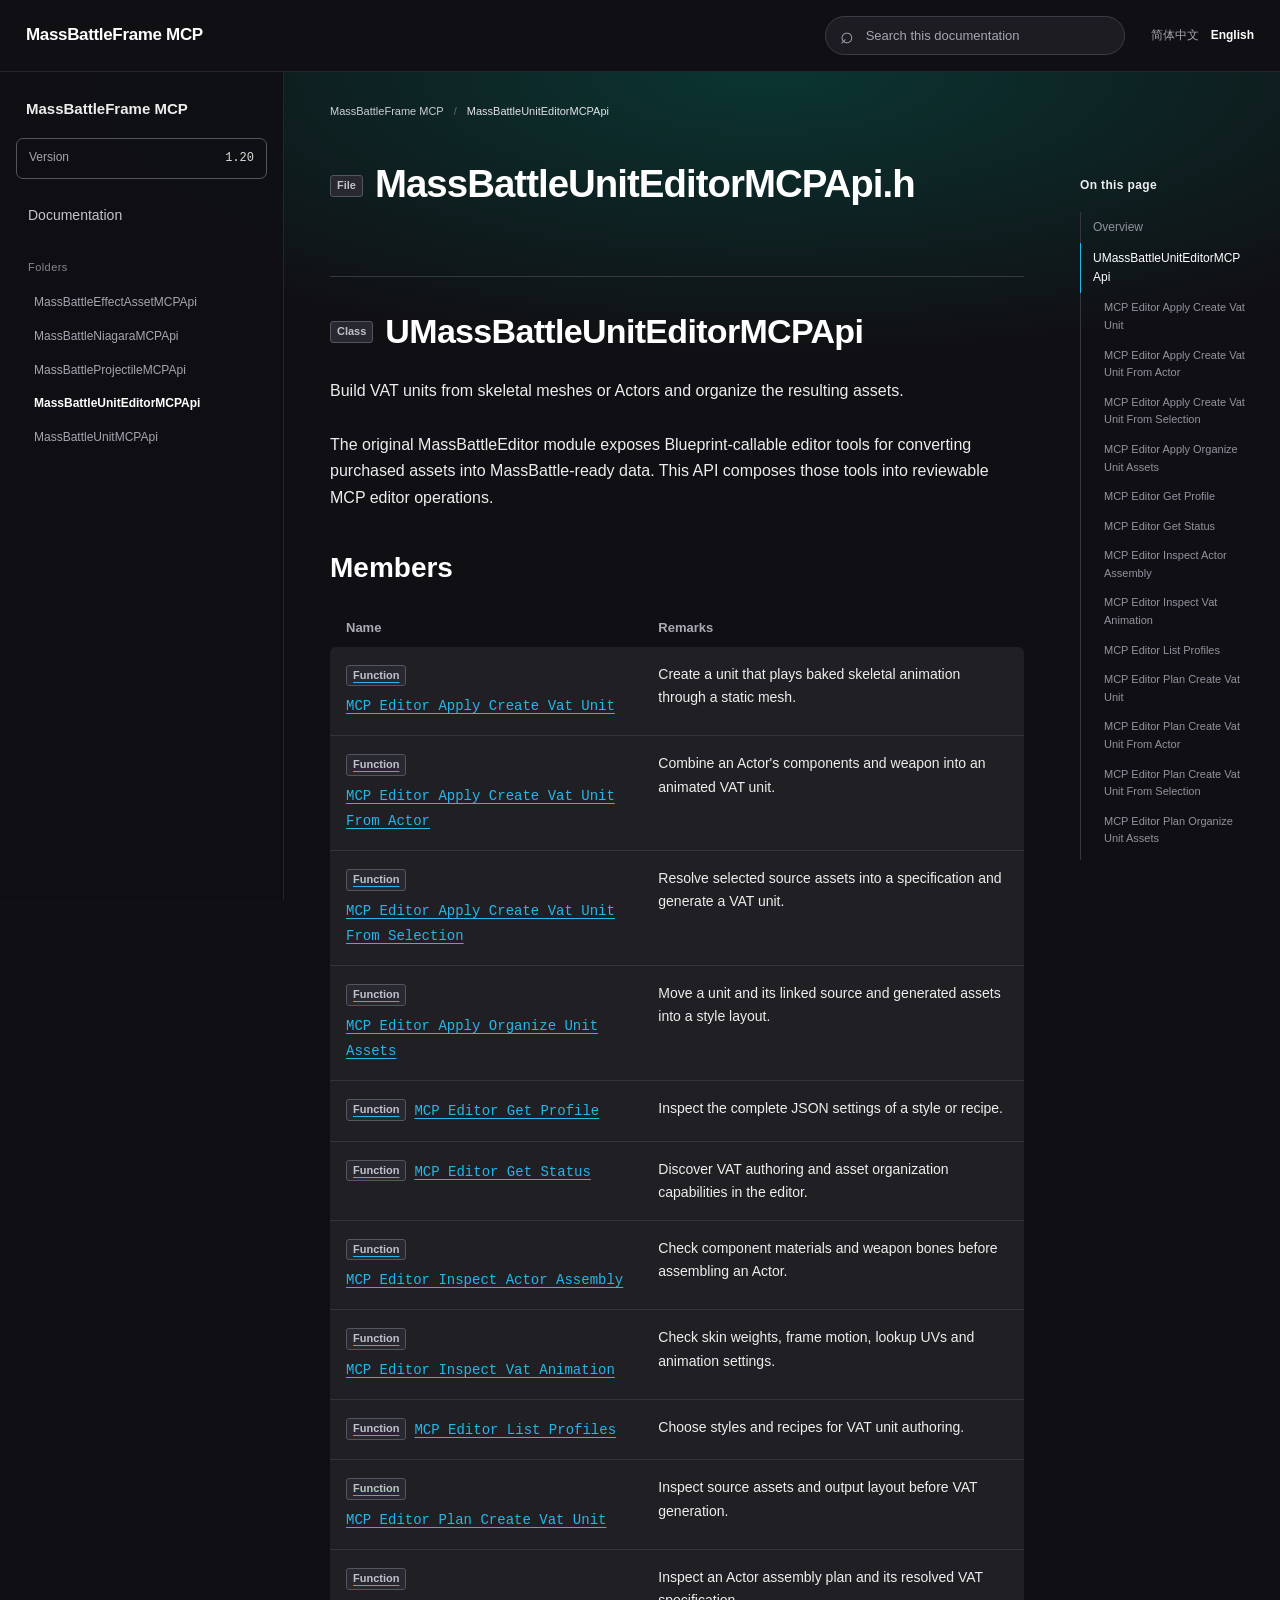
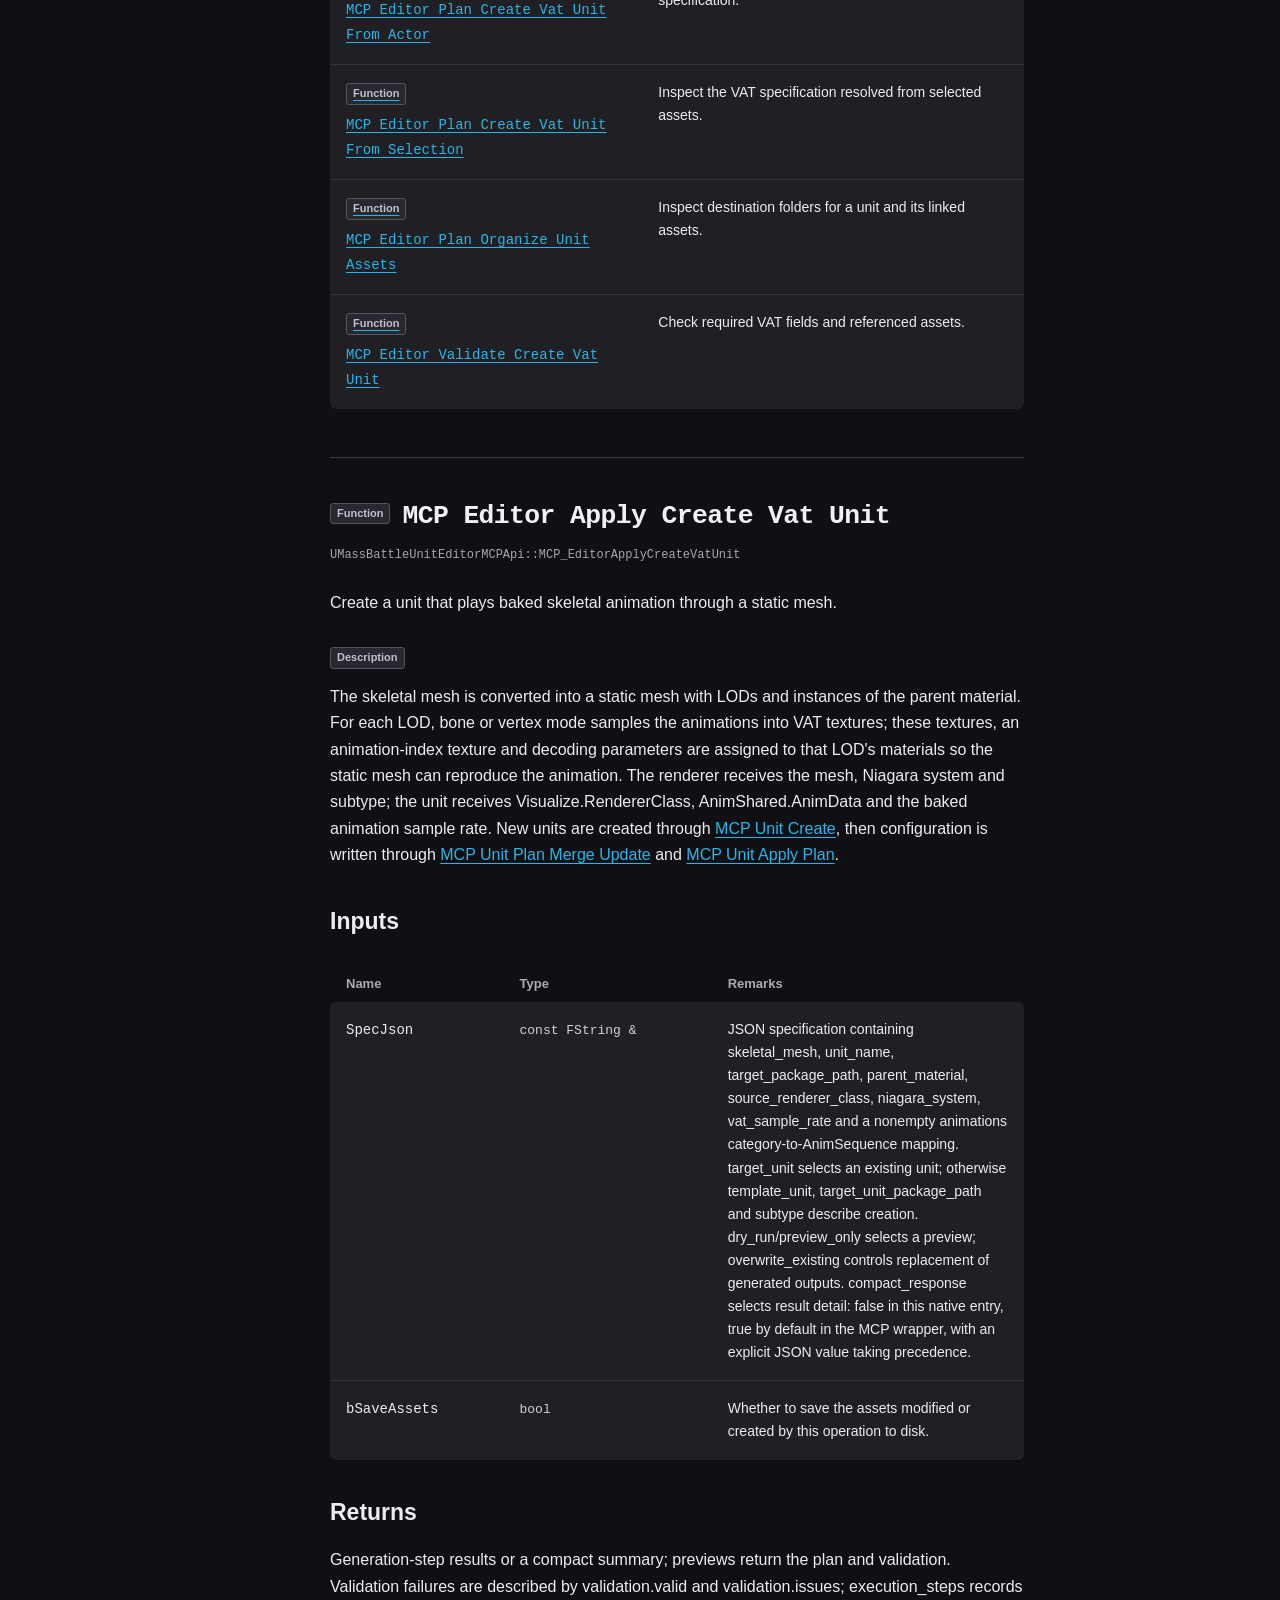
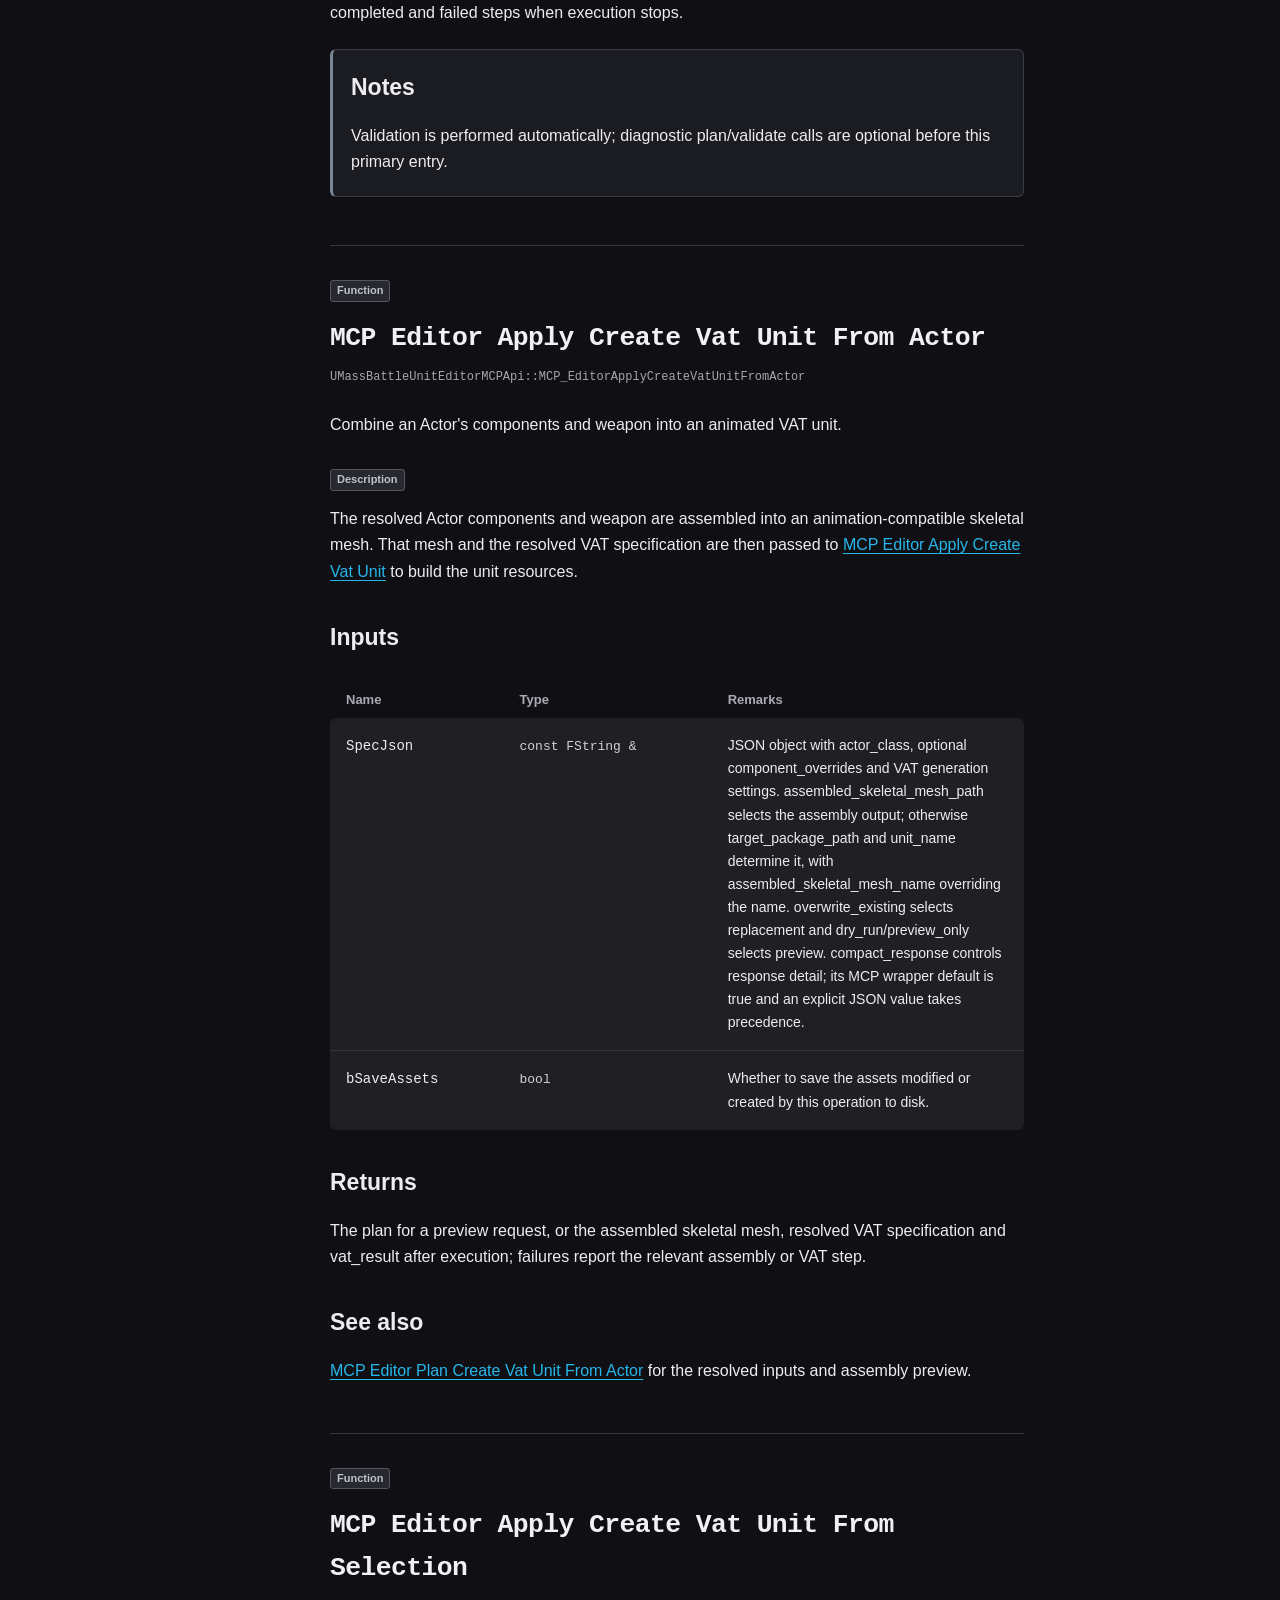
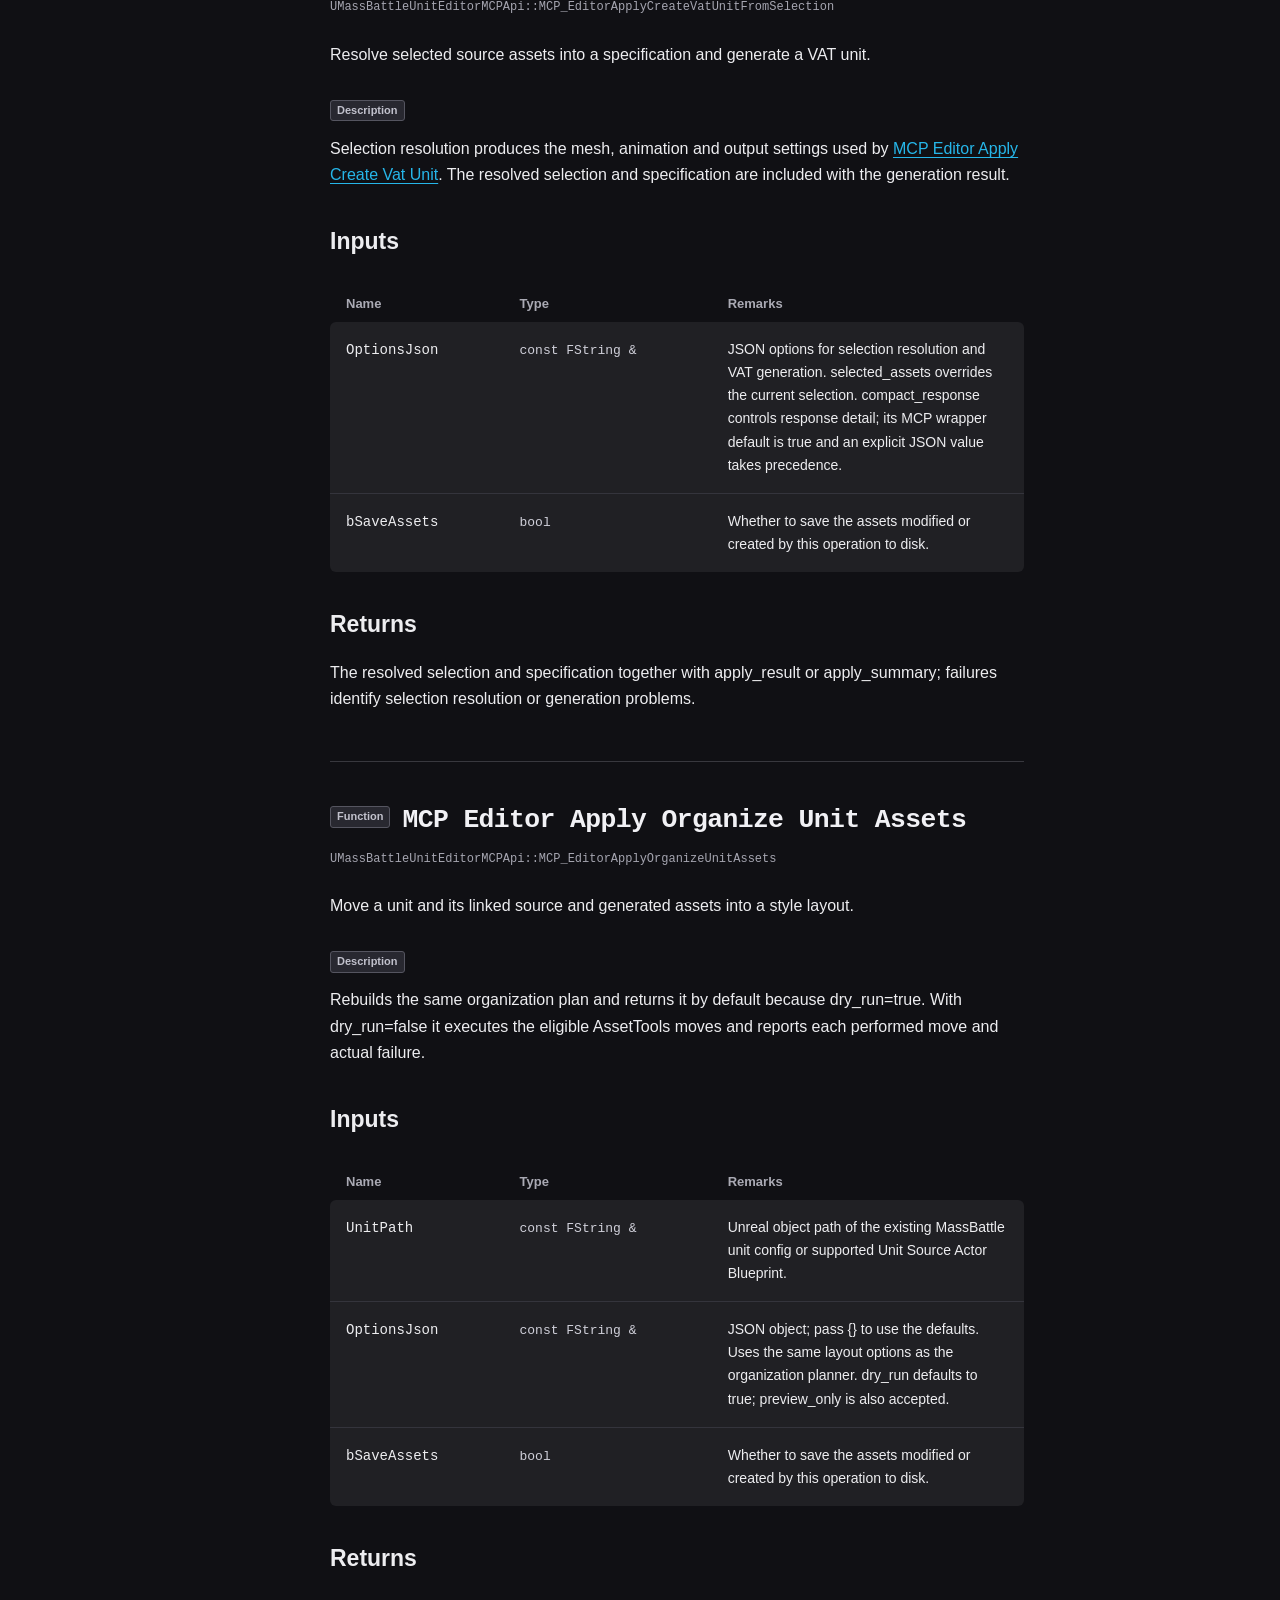
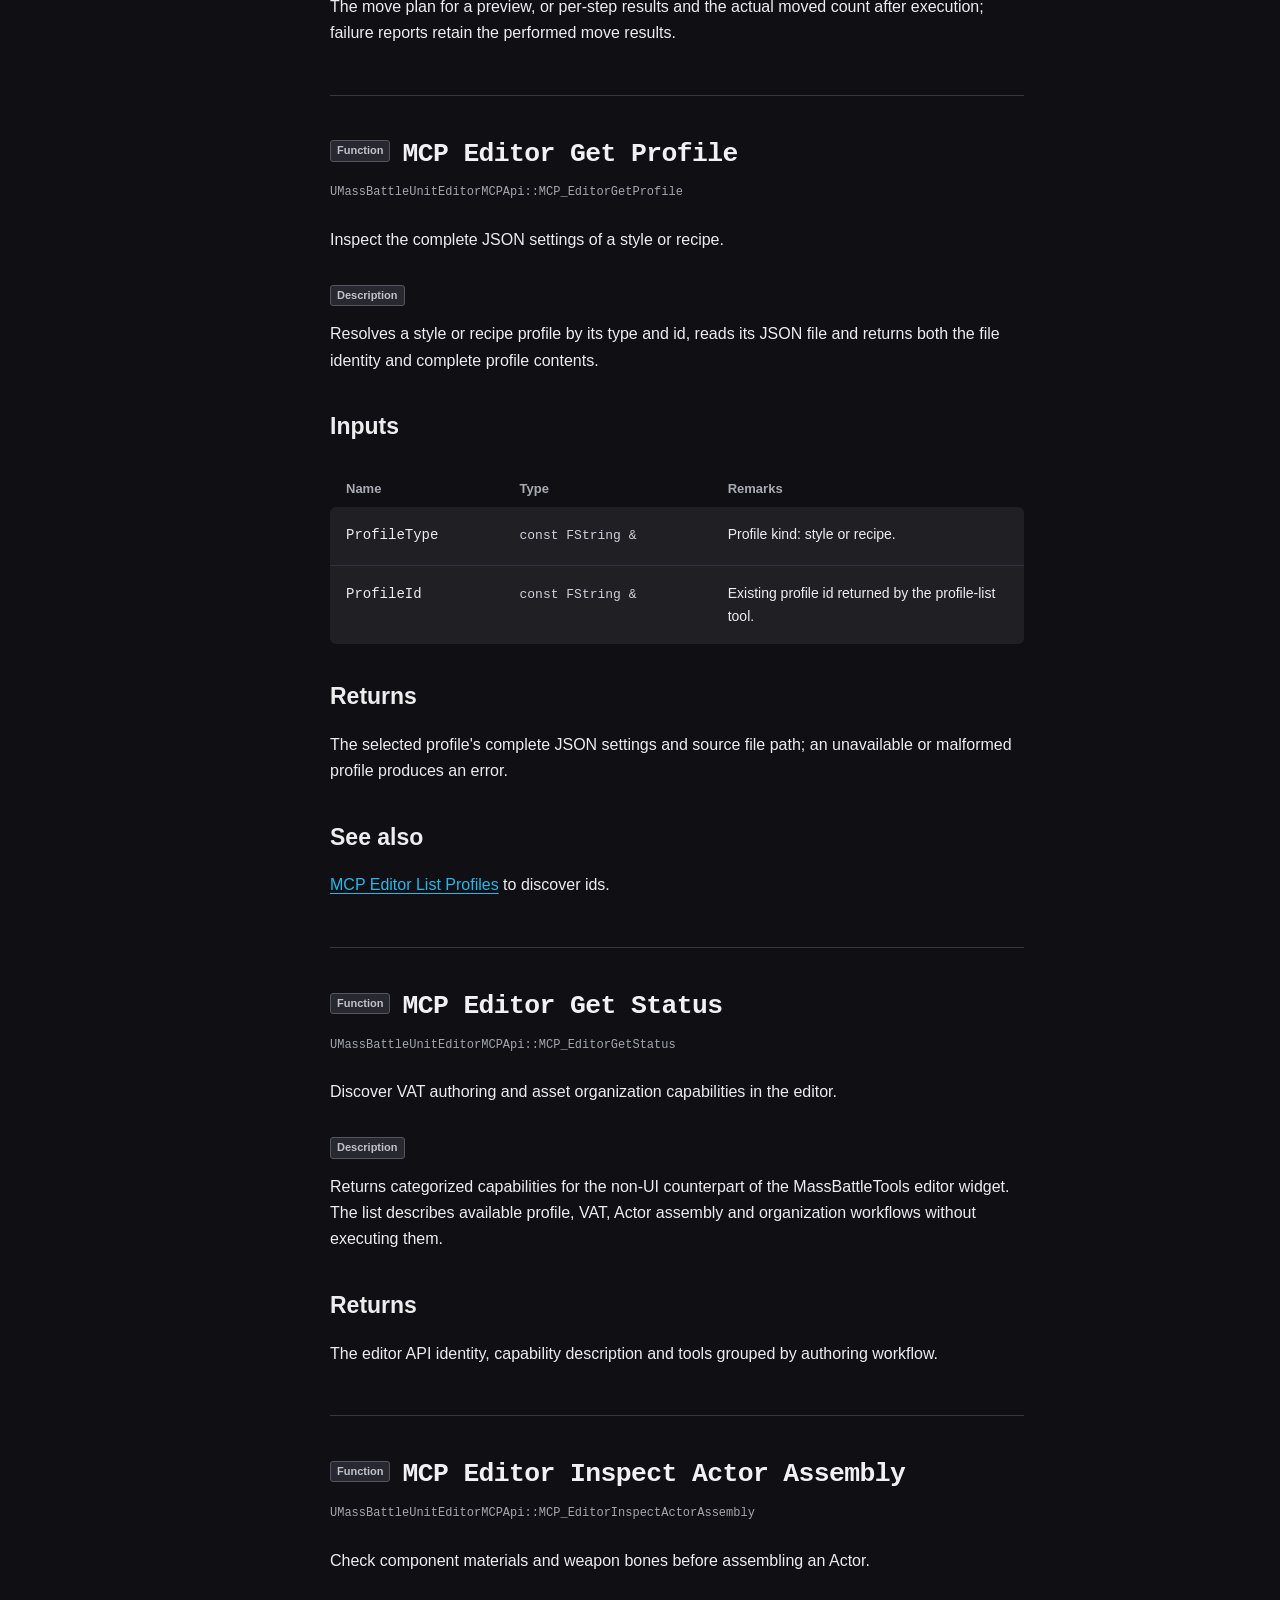
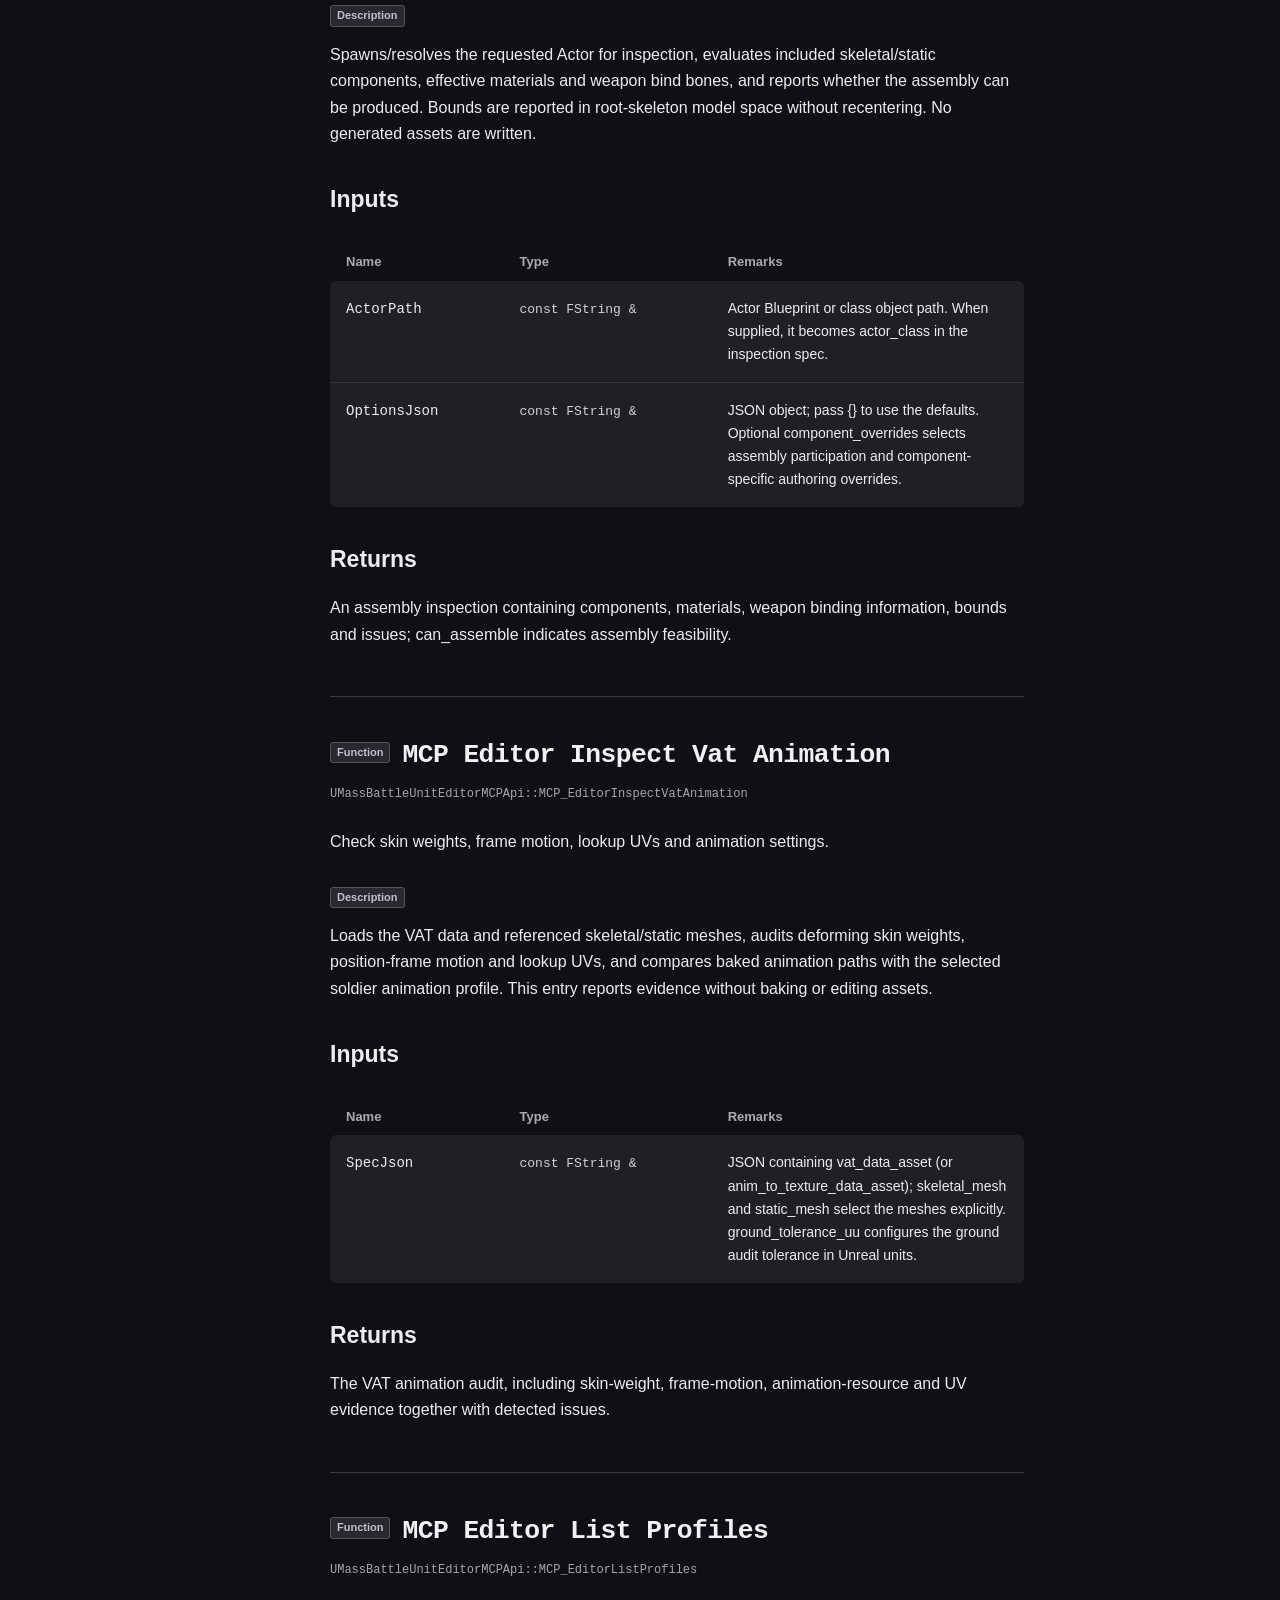
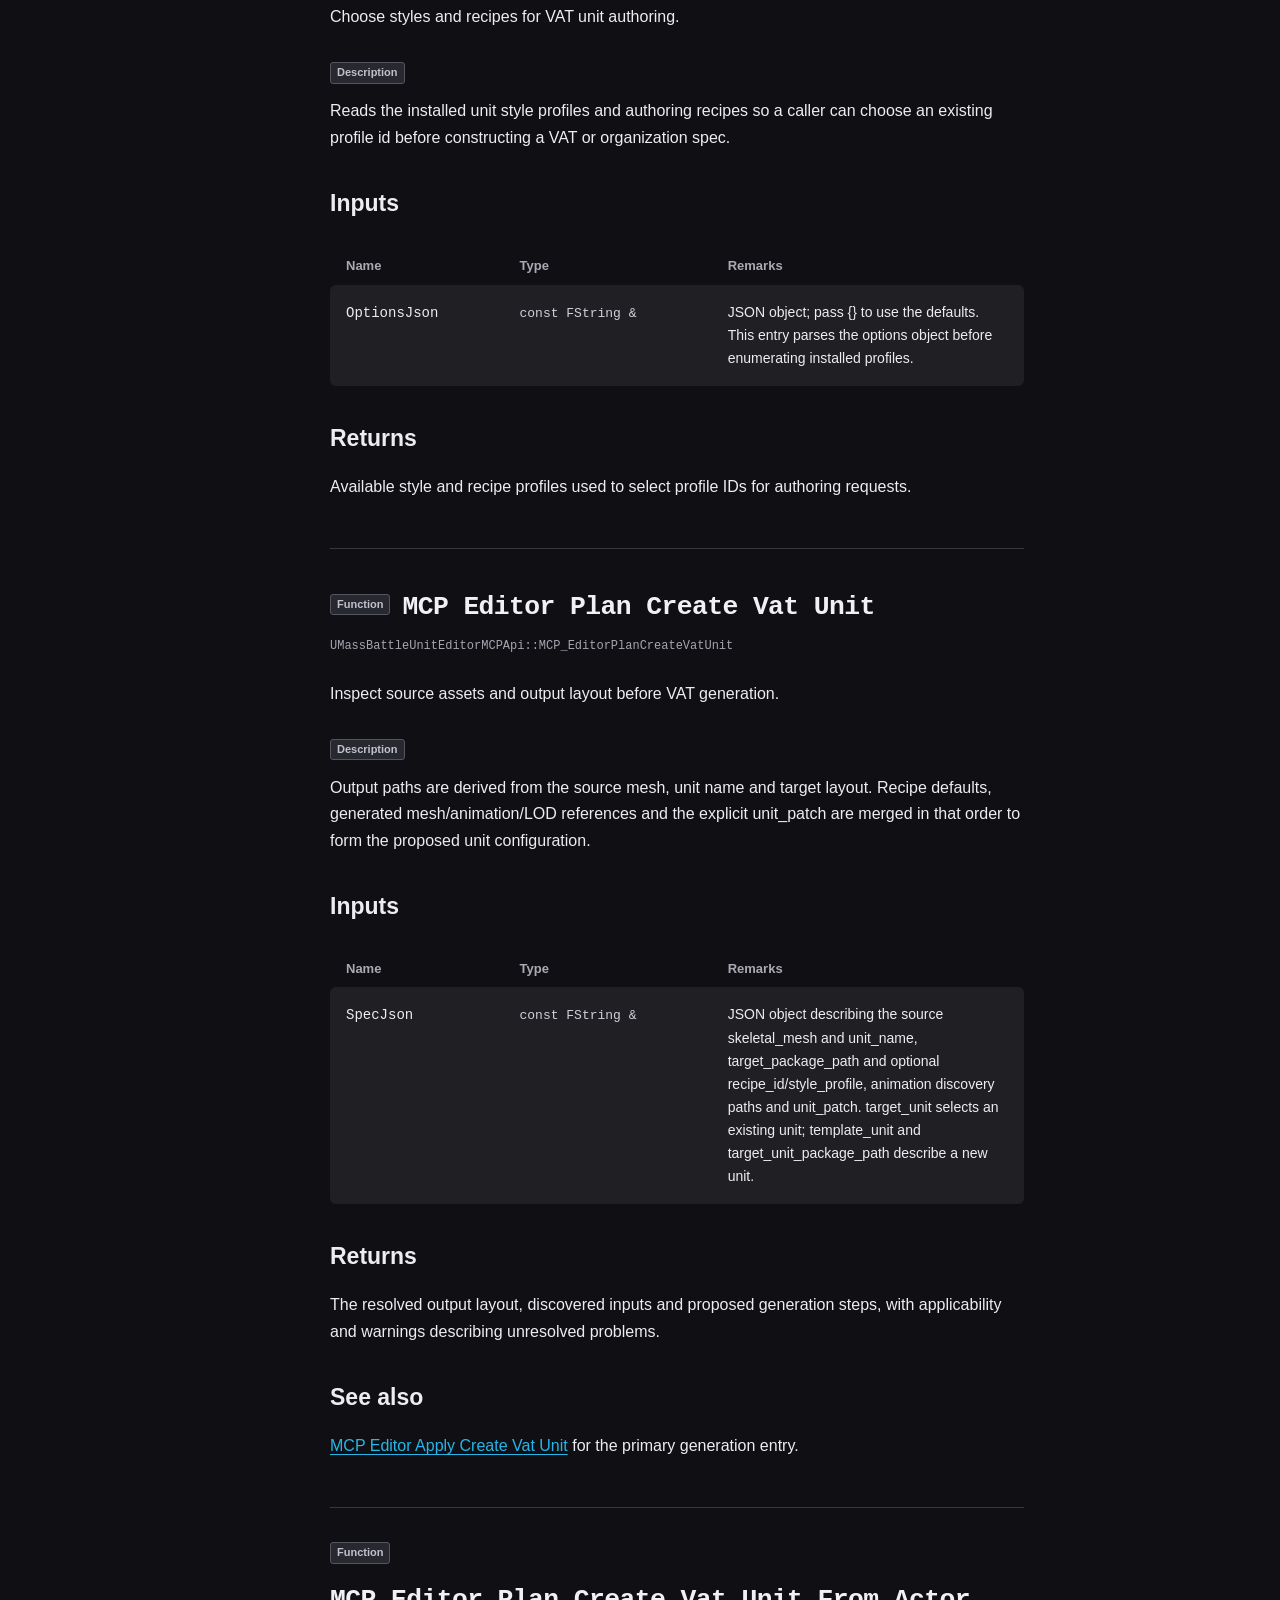
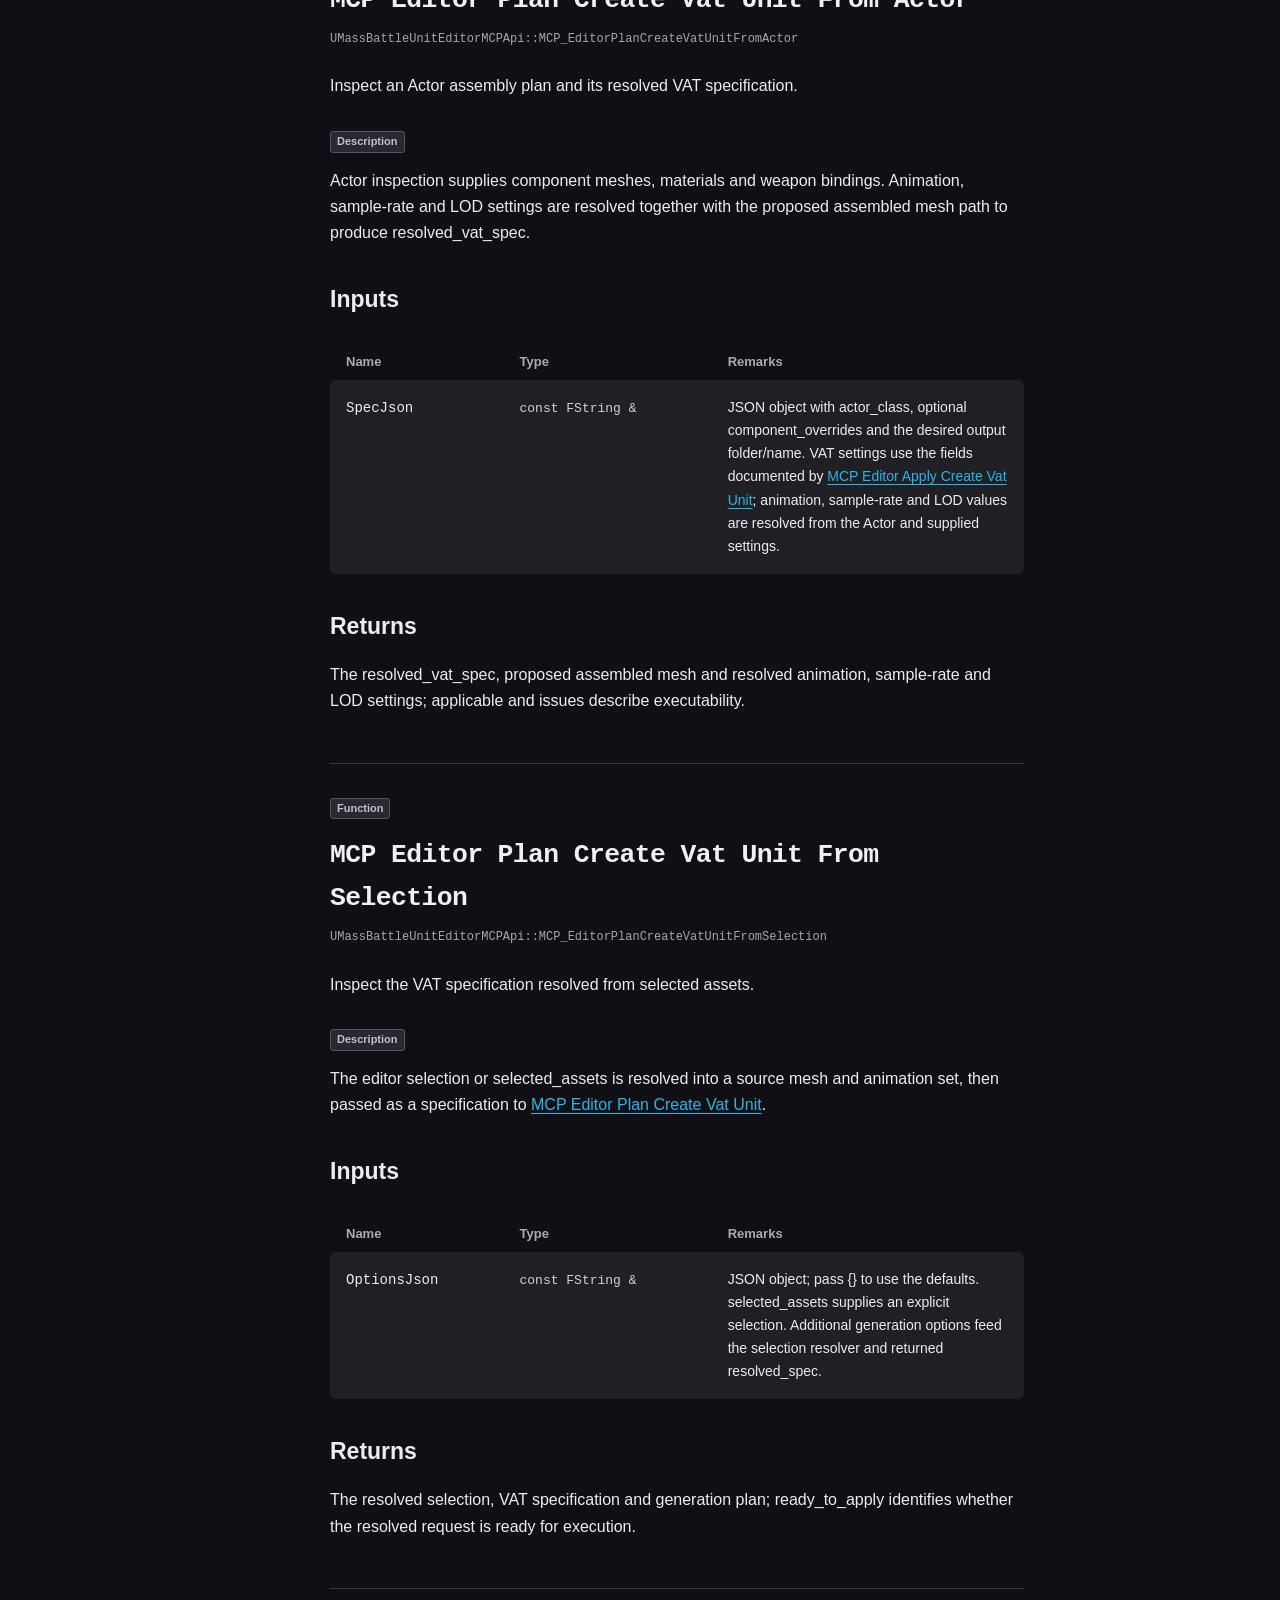
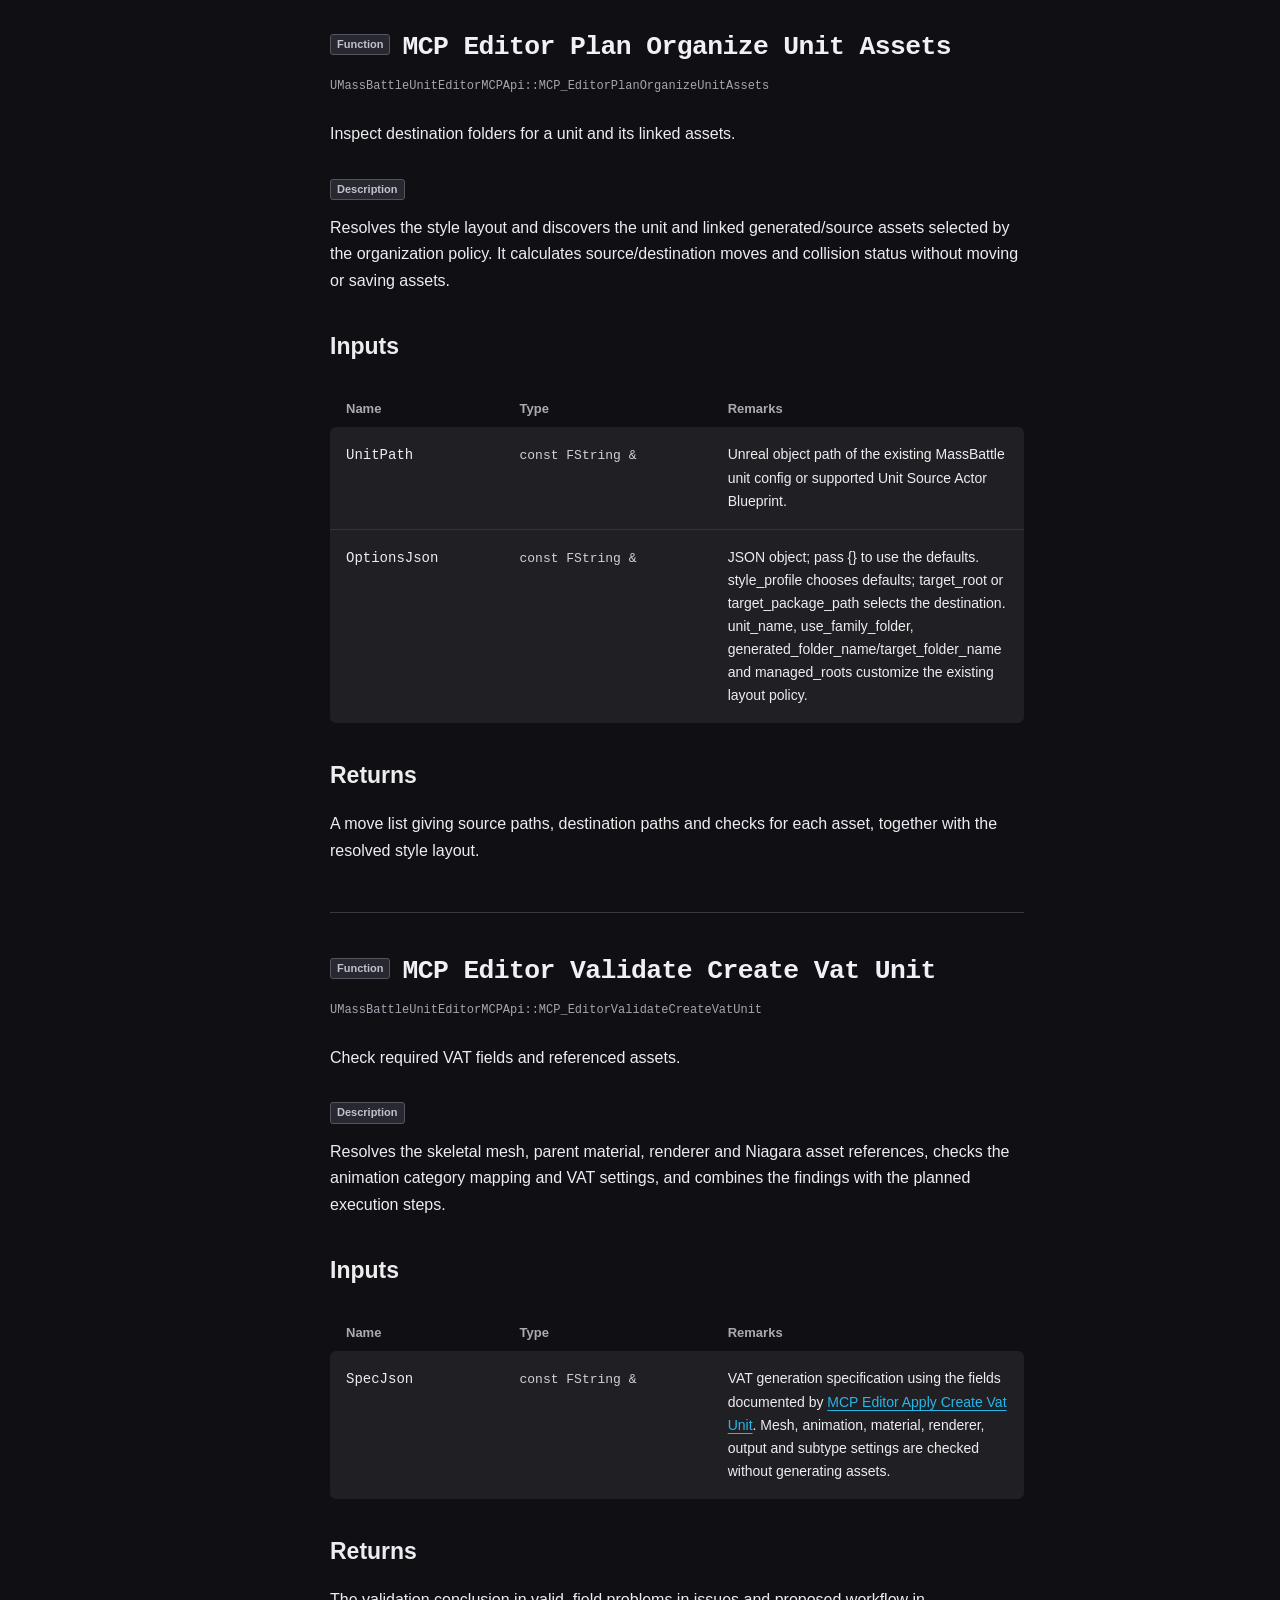
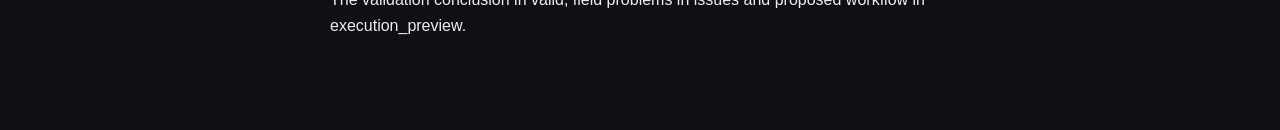
<file: user/en/API--item-fc91a2fbf0981fb9.html>
<!doctype html><html lang="en"><head><meta charset="utf-8"><meta name="viewport" content="width=device-width,initial-scale=1"><title>MassBattleFrame MCP · MassBattleUnitEditorMCPApi</title><link rel="stylesheet" href="../../assets/site.css?v=3b2268ddff83"><script defer src="../../assets/site.js?v=3b2268ddff83"></script></head><body>
<a class="skip-link" href="#main-content">Skip to content</a>
<header><button class="menu-toggle" aria-controls="project-navigation" aria-expanded="false">☰ Contents</button><a class="brand" href="index.html">MassBattleFrame MCP</a><div class="header-search"><label class="search"><span aria-hidden="true">⌕</span><input id="search" type="search" placeholder="Search this documentation" aria-label="Search this documentation"></label><div id="search-results" hidden></div></div><nav class="languages"><a href="../zh-CN/API--item-fc91a2fbf0981fb9.html">简体中文</a><a aria-current="page" href="../en/API--item-fc91a2fbf0981fb9.html">English</a></nav></header>
<aside class="sidebar" id="project-navigation"><div class="sidebar-title">MassBattleFrame MCP</div><div class="version"><span>Version</span><strong>1.20</strong></div><nav aria-label="Contents"><a class="nav-home" href="index.html">Documentation</a><div class="nav-caption">Folders</div><ul class="document-items"><li><a href="API--item-157806bdfc02007a.html">MassBattleEffectAssetMCPApi</a></li><li><a href="API--item-f8cca041032d4fc7.html">MassBattleNiagaraMCPApi</a></li><li><a href="API--item-e8ef5912931458ab.html">MassBattleProjectileMCPApi</a></li><li><a href="API--item-fc91a2fbf0981fb9.html" aria-current="page">MassBattleUnitEditorMCPApi</a></li><li><a href="API--item-d1b51fcabf11eae3.html">MassBattleUnitMCPApi</a></li></ul></nav></aside>
<main id="main-content" tabindex="-1"><nav class="breadcrumbs" aria-label="Documentation"><a href="index.html">MassBattleFrame MCP</a><span>/</span><span>MassBattleUnitEditorMCPApi</span></nav><section class="file-overview" id="overview"><div class="page-heading"><span class="entity-label">File</span><h1>MassBattleUnitEditorMCPApi.h</h1></div></section><section class="class-section" data-kind="class" id="class-d6b758a89685be5b"><div class="class-heading"><span class="entity-label">Class</span><h2>UMassBattleUnitEditorMCPApi</h2></div><div class="class-members"><article class="api-card type-summary" id="c0e0517912a3f45b7ec2d79e"><p class="brief">Build VAT units from skeletal meshes or Actors and organize the resulting assets.</p><section class="api-details"><p>The original MassBattleEditor module exposes Blueprint-callable editor tools for converting purchased assets into MassBattle-ready data. This API composes those tools into reviewable MCP editor operations.</p></section></article><table class="member-index"><caption>Members</caption><thead><tr><th scope="col">Name</th><th scope="col">Remarks</th></tr></thead><tbody><tr><td><a href="#cd233af70f1d8c2728f692b2"><span class="entity-label">Function</span><code class="function-signature">MCP Editor Apply Create Vat Unit</code></a></td><td>Create a unit that plays baked skeletal animation through a static mesh.</td></tr><tr><td><a href="#02c2006ee72102c8ecbb0ccd"><span class="entity-label">Function</span><code class="function-signature">MCP Editor Apply Create Vat Unit From Actor</code></a></td><td>Combine an Actor&#x27;s components and weapon into an animated VAT unit.</td></tr><tr><td><a href="#3d755114d18d68aa76bcae42"><span class="entity-label">Function</span><code class="function-signature">MCP Editor Apply Create Vat Unit From Selection</code></a></td><td>Resolve selected source assets into a specification and generate a VAT unit.</td></tr><tr><td><a href="#4828e74da48c7b37e13d5234"><span class="entity-label">Function</span><code class="function-signature">MCP Editor Apply Organize Unit Assets</code></a></td><td>Move a unit and its linked source and generated assets into a style layout.</td></tr><tr><td><a href="#bcebab4067df23167e6b26d5"><span class="entity-label">Function</span><code class="function-signature">MCP Editor Get Profile</code></a></td><td>Inspect the complete JSON settings of a style or recipe.</td></tr><tr><td><a href="#8edb1e011964b43f299942c1"><span class="entity-label">Function</span><code class="function-signature">MCP Editor Get Status</code></a></td><td>Discover VAT authoring and asset organization capabilities in the editor.</td></tr><tr><td><a href="#141783df34aa4d987d0041c6"><span class="entity-label">Function</span><code class="function-signature">MCP Editor Inspect Actor Assembly</code></a></td><td>Check component materials and weapon bones before assembling an Actor.</td></tr><tr><td><a href="#53ccd540ea4489640651bcb1"><span class="entity-label">Function</span><code class="function-signature">MCP Editor Inspect Vat Animation</code></a></td><td>Check skin weights, frame motion, lookup UVs and animation settings.</td></tr><tr><td><a href="#ed8062a5e38633ab1ae47e8f"><span class="entity-label">Function</span><code class="function-signature">MCP Editor List Profiles</code></a></td><td>Choose styles and recipes for VAT unit authoring.</td></tr><tr><td><a href="#713e7cc2433a3e9e5d433076"><span class="entity-label">Function</span><code class="function-signature">MCP Editor Plan Create Vat Unit</code></a></td><td>Inspect source assets and output layout before VAT generation.</td></tr><tr><td><a href="#62c8bda9a7948307559a8474"><span class="entity-label">Function</span><code class="function-signature">MCP Editor Plan Create Vat Unit From Actor</code></a></td><td>Inspect an Actor assembly plan and its resolved VAT specification.</td></tr><tr><td><a href="#00888c985e70f798d418dac3"><span class="entity-label">Function</span><code class="function-signature">MCP Editor Plan Create Vat Unit From Selection</code></a></td><td>Inspect the VAT specification resolved from selected assets.</td></tr><tr><td><a href="#3ba0d564f389daa7675f5454"><span class="entity-label">Function</span><code class="function-signature">MCP Editor Plan Organize Unit Assets</code></a></td><td>Inspect destination folders for a unit and its linked assets.</td></tr><tr><td><a href="#da2c4941d49ab17eec32a854"><span class="entity-label">Function</span><code class="function-signature">MCP Editor Validate Create Vat Unit</code></a></td><td>Check required VAT fields and referenced assets.</td></tr></tbody></table><article class="api-card" id="cd233af70f1d8c2728f692b2"><div class="api-heading"><span class="entity-label">Function</span><h3><code class="function-signature">MCP Editor Apply Create Vat Unit</code></h3></div><code class="api-name">UMassBattleUnitEditorMCPApi::MCP_EditorApplyCreateVatUnit</code><p class="brief">Create a unit that plays baked skeletal animation through a static mesh.</p><section class="api-details"><span class="entity-label">Description</span><p>The skeletal mesh is converted into a static mesh with LODs and instances of the parent material. For each LOD, bone or vertex mode samples the animations into VAT textures; these textures, an animation-index texture and decoding parameters are assigned to that LOD&#x27;s materials so the static mesh can reproduce the animation. The renderer receives the mesh, Niagara system and subtype; the unit receives Visualize.RendererClass, AnimShared.AnimData and the baked animation sample rate. New units are created through <a class="api-ref" href="API--item-d1b51fcabf11eae3.html#c984d38817739fb8647bc21b" title="UMassBattleUnitMCPApi::MCP_UnitCreate — View API documentation"><code>MCP Unit Create</code></a>, then configuration is written through <a class="api-ref" href="API--item-d1b51fcabf11eae3.html#1352dc5db4096033a86c953b" title="UMassBattleUnitMCPApi::MCP_UnitPlanMergeUpdate — View API documentation"><code>MCP Unit Plan Merge Update</code></a> and <a class="api-ref" href="API--item-d1b51fcabf11eae3.html#7b779567d9d6cabf5c6056f9" title="UMassBattleUnitMCPApi::MCP_UnitApplyPlan — View API documentation"><code>MCP Unit Apply Plan</code></a>.</p></section><h3>Inputs</h3><table class="parameters"><thead><tr><th scope="col">Name</th><th scope="col">Type</th><th scope="col">Remarks</th></tr></thead><tbody><tr><th scope="row"><code class="parameter-name">SpecJson</code></th><td><code class="type">const FString &amp;</code></td><td>JSON specification containing skeletal_mesh, unit_name, target_package_path, parent_material, source_renderer_class, niagara_system, vat_sample_rate and a nonempty animations category-to-AnimSequence mapping. target_unit selects an existing unit; otherwise template_unit, target_unit_package_path and subtype describe creation. dry_run/preview_only selects a preview; overwrite_existing controls replacement of generated outputs. compact_response selects result detail: false in this native entry, true by default in the MCP wrapper, with an explicit JSON value taking precedence.</td></tr><tr><th scope="row"><code class="parameter-name">bSaveAssets</code></th><td><code class="type">bool</code></td><td>Whether to save the assets modified or created by this operation to disk.</td></tr></tbody></table><h3>Returns</h3><p>Generation-step results or a compact summary; previews return the plan and validation. Validation failures are described by validation.valid and validation.issues; execution_steps records completed and failed steps when execution stops.</p><aside class="notes"><h3>Notes</h3><p>Validation is performed automatically; diagnostic plan/validate calls are optional before this primary entry.</p></aside></article><article class="api-card" id="02c2006ee72102c8ecbb0ccd"><div class="api-heading"><span class="entity-label">Function</span><h3><code class="function-signature">MCP Editor Apply Create Vat Unit From Actor</code></h3></div><code class="api-name">UMassBattleUnitEditorMCPApi::MCP_EditorApplyCreateVatUnitFromActor</code><p class="brief">Combine an Actor&#x27;s components and weapon into an animated VAT unit.</p><section class="api-details"><span class="entity-label">Description</span><p>The resolved Actor components and weapon are assembled into an animation-compatible skeletal mesh. That mesh and the resolved VAT specification are then passed to <a class="api-ref" href="API--item-fc91a2fbf0981fb9.html#cd233af70f1d8c2728f692b2" title="UMassBattleUnitEditorMCPApi::MCP_EditorApplyCreateVatUnit — View API documentation"><code>MCP Editor Apply Create Vat Unit</code></a> to build the unit resources.</p></section><h3>Inputs</h3><table class="parameters"><thead><tr><th scope="col">Name</th><th scope="col">Type</th><th scope="col">Remarks</th></tr></thead><tbody><tr><th scope="row"><code class="parameter-name">SpecJson</code></th><td><code class="type">const FString &amp;</code></td><td>JSON object with actor_class, optional component_overrides and VAT generation settings. assembled_skeletal_mesh_path selects the assembly output; otherwise target_package_path and unit_name determine it, with assembled_skeletal_mesh_name overriding the name. overwrite_existing selects replacement and dry_run/preview_only selects preview. compact_response controls response detail; its MCP wrapper default is true and an explicit JSON value takes precedence.</td></tr><tr><th scope="row"><code class="parameter-name">bSaveAssets</code></th><td><code class="type">bool</code></td><td>Whether to save the assets modified or created by this operation to disk.</td></tr></tbody></table><h3>Returns</h3><p>The plan for a preview request, or the assembled skeletal mesh, resolved VAT specification and vat_result after execution; failures report the relevant assembly or VAT step.</p><h3>See also</h3><p><a class="api-ref" href="API--item-fc91a2fbf0981fb9.html#62c8bda9a7948307559a8474" title="UMassBattleUnitEditorMCPApi::MCP_EditorPlanCreateVatUnitFromActor — View API documentation"><code>MCP Editor Plan Create Vat Unit From Actor</code></a> for the resolved inputs and assembly preview.</p></article><article class="api-card" id="3d755114d18d68aa76bcae42"><div class="api-heading"><span class="entity-label">Function</span><h3><code class="function-signature">MCP Editor Apply Create Vat Unit From Selection</code></h3></div><code class="api-name">UMassBattleUnitEditorMCPApi::MCP_EditorApplyCreateVatUnitFromSelection</code><p class="brief">Resolve selected source assets into a specification and generate a VAT unit.</p><section class="api-details"><span class="entity-label">Description</span><p>Selection resolution produces the mesh, animation and output settings used by <a class="api-ref" href="API--item-fc91a2fbf0981fb9.html#cd233af70f1d8c2728f692b2" title="UMassBattleUnitEditorMCPApi::MCP_EditorApplyCreateVatUnit — View API documentation"><code>MCP Editor Apply Create Vat Unit</code></a>. The resolved selection and specification are included with the generation result.</p></section><h3>Inputs</h3><table class="parameters"><thead><tr><th scope="col">Name</th><th scope="col">Type</th><th scope="col">Remarks</th></tr></thead><tbody><tr><th scope="row"><code class="parameter-name">OptionsJson</code></th><td><code class="type">const FString &amp;</code></td><td>JSON options for selection resolution and VAT generation. selected_assets overrides the current selection. compact_response controls response detail; its MCP wrapper default is true and an explicit JSON value takes precedence.</td></tr><tr><th scope="row"><code class="parameter-name">bSaveAssets</code></th><td><code class="type">bool</code></td><td>Whether to save the assets modified or created by this operation to disk.</td></tr></tbody></table><h3>Returns</h3><p>The resolved selection and specification together with apply_result or apply_summary; failures identify selection resolution or generation problems.</p></article><article class="api-card" id="4828e74da48c7b37e13d5234"><div class="api-heading"><span class="entity-label">Function</span><h3><code class="function-signature">MCP Editor Apply Organize Unit Assets</code></h3></div><code class="api-name">UMassBattleUnitEditorMCPApi::MCP_EditorApplyOrganizeUnitAssets</code><p class="brief">Move a unit and its linked source and generated assets into a style layout.</p><section class="api-details"><span class="entity-label">Description</span><p>Rebuilds the same organization plan and returns it by default because dry_run=true. With dry_run=false it executes the eligible AssetTools moves and reports each performed move and actual failure.</p></section><h3>Inputs</h3><table class="parameters"><thead><tr><th scope="col">Name</th><th scope="col">Type</th><th scope="col">Remarks</th></tr></thead><tbody><tr><th scope="row"><code class="parameter-name">UnitPath</code></th><td><code class="type">const FString &amp;</code></td><td>Unreal object path of the existing MassBattle unit config or supported Unit Source Actor Blueprint.</td></tr><tr><th scope="row"><code class="parameter-name">OptionsJson</code></th><td><code class="type">const FString &amp;</code></td><td>JSON object; pass {} to use the defaults. Uses the same layout options as the organization planner. dry_run defaults to true; preview_only is also accepted.</td></tr><tr><th scope="row"><code class="parameter-name">bSaveAssets</code></th><td><code class="type">bool</code></td><td>Whether to save the assets modified or created by this operation to disk.</td></tr></tbody></table><h3>Returns</h3><p>The move plan for a preview, or per-step results and the actual moved count after execution; failure reports retain the performed move results.</p></article><article class="api-card" id="bcebab4067df23167e6b26d5"><div class="api-heading"><span class="entity-label">Function</span><h3><code class="function-signature">MCP Editor Get Profile</code></h3></div><code class="api-name">UMassBattleUnitEditorMCPApi::MCP_EditorGetProfile</code><p class="brief">Inspect the complete JSON settings of a style or recipe.</p><section class="api-details"><span class="entity-label">Description</span><p>Resolves a style or recipe profile by its type and id, reads its JSON file and returns both the file identity and complete profile contents.</p></section><h3>Inputs</h3><table class="parameters"><thead><tr><th scope="col">Name</th><th scope="col">Type</th><th scope="col">Remarks</th></tr></thead><tbody><tr><th scope="row"><code class="parameter-name">ProfileType</code></th><td><code class="type">const FString &amp;</code></td><td>Profile kind: style or recipe.</td></tr><tr><th scope="row"><code class="parameter-name">ProfileId</code></th><td><code class="type">const FString &amp;</code></td><td>Existing profile id returned by the profile-list tool.</td></tr></tbody></table><h3>Returns</h3><p>The selected profile&#x27;s complete JSON settings and source file path; an unavailable or malformed profile produces an error.</p><h3>See also</h3><p><a class="api-ref" href="API--item-fc91a2fbf0981fb9.html#ed8062a5e38633ab1ae47e8f" title="UMassBattleUnitEditorMCPApi::MCP_EditorListProfiles — View API documentation"><code>MCP Editor List Profiles</code></a> to discover ids.</p></article><article class="api-card" id="8edb1e011964b43f299942c1"><div class="api-heading"><span class="entity-label">Function</span><h3><code class="function-signature">MCP Editor Get Status</code></h3></div><code class="api-name">UMassBattleUnitEditorMCPApi::MCP_EditorGetStatus</code><p class="brief">Discover VAT authoring and asset organization capabilities in the editor.</p><section class="api-details"><span class="entity-label">Description</span><p>Returns categorized capabilities for the non-UI counterpart of the MassBattleTools editor widget. The list describes available profile, VAT, Actor assembly and organization workflows without executing them.</p></section><h3>Returns</h3><p>The editor API identity, capability description and tools grouped by authoring workflow.</p></article><article class="api-card" id="141783df34aa4d987d0041c6"><div class="api-heading"><span class="entity-label">Function</span><h3><code class="function-signature">MCP Editor Inspect Actor Assembly</code></h3></div><code class="api-name">UMassBattleUnitEditorMCPApi::MCP_EditorInspectActorAssembly</code><p class="brief">Check component materials and weapon bones before assembling an Actor.</p><section class="api-details"><span class="entity-label">Description</span><p>Spawns/resolves the requested Actor for inspection, evaluates included skeletal/static components, effective materials and weapon bind bones, and reports whether the assembly can be produced. Bounds are reported in root-skeleton model space without recentering. No generated assets are written.</p></section><h3>Inputs</h3><table class="parameters"><thead><tr><th scope="col">Name</th><th scope="col">Type</th><th scope="col">Remarks</th></tr></thead><tbody><tr><th scope="row"><code class="parameter-name">ActorPath</code></th><td><code class="type">const FString &amp;</code></td><td>Actor Blueprint or class object path. When supplied, it becomes actor_class in the inspection spec.</td></tr><tr><th scope="row"><code class="parameter-name">OptionsJson</code></th><td><code class="type">const FString &amp;</code></td><td>JSON object; pass {} to use the defaults. Optional component_overrides selects assembly participation and component-specific authoring overrides.</td></tr></tbody></table><h3>Returns</h3><p>An assembly inspection containing components, materials, weapon binding information, bounds and issues; can_assemble indicates assembly feasibility.</p></article><article class="api-card" id="53ccd540ea4489640651bcb1"><div class="api-heading"><span class="entity-label">Function</span><h3><code class="function-signature">MCP Editor Inspect Vat Animation</code></h3></div><code class="api-name">UMassBattleUnitEditorMCPApi::MCP_EditorInspectVatAnimation</code><p class="brief">Check skin weights, frame motion, lookup UVs and animation settings.</p><section class="api-details"><span class="entity-label">Description</span><p>Loads the VAT data and referenced skeletal/static meshes, audits deforming skin weights, position-frame motion and lookup UVs, and compares baked animation paths with the selected soldier animation profile. This entry reports evidence without baking or editing assets.</p></section><h3>Inputs</h3><table class="parameters"><thead><tr><th scope="col">Name</th><th scope="col">Type</th><th scope="col">Remarks</th></tr></thead><tbody><tr><th scope="row"><code class="parameter-name">SpecJson</code></th><td><code class="type">const FString &amp;</code></td><td>JSON containing vat_data_asset (or anim_to_texture_data_asset); skeletal_mesh and static_mesh select the meshes explicitly. ground_tolerance_uu configures the ground audit tolerance in Unreal units.</td></tr></tbody></table><h3>Returns</h3><p>The VAT animation audit, including skin-weight, frame-motion, animation-resource and UV evidence together with detected issues.</p></article><article class="api-card" id="ed8062a5e38633ab1ae47e8f"><div class="api-heading"><span class="entity-label">Function</span><h3><code class="function-signature">MCP Editor List Profiles</code></h3></div><code class="api-name">UMassBattleUnitEditorMCPApi::MCP_EditorListProfiles</code><p class="brief">Choose styles and recipes for VAT unit authoring.</p><section class="api-details"><span class="entity-label">Description</span><p>Reads the installed unit style profiles and authoring recipes so a caller can choose an existing profile id before constructing a VAT or organization spec.</p></section><h3>Inputs</h3><table class="parameters"><thead><tr><th scope="col">Name</th><th scope="col">Type</th><th scope="col">Remarks</th></tr></thead><tbody><tr><th scope="row"><code class="parameter-name">OptionsJson</code></th><td><code class="type">const FString &amp;</code></td><td>JSON object; pass {} to use the defaults. This entry parses the options object before enumerating installed profiles.</td></tr></tbody></table><h3>Returns</h3><p>Available style and recipe profiles used to select profile IDs for authoring requests.</p></article><article class="api-card" id="713e7cc2433a3e9e5d433076"><div class="api-heading"><span class="entity-label">Function</span><h3><code class="function-signature">MCP Editor Plan Create Vat Unit</code></h3></div><code class="api-name">UMassBattleUnitEditorMCPApi::MCP_EditorPlanCreateVatUnit</code><p class="brief">Inspect source assets and output layout before VAT generation.</p><section class="api-details"><span class="entity-label">Description</span><p>Output paths are derived from the source mesh, unit name and target layout. Recipe defaults, generated mesh/animation/LOD references and the explicit unit_patch are merged in that order to form the proposed unit configuration.</p></section><h3>Inputs</h3><table class="parameters"><thead><tr><th scope="col">Name</th><th scope="col">Type</th><th scope="col">Remarks</th></tr></thead><tbody><tr><th scope="row"><code class="parameter-name">SpecJson</code></th><td><code class="type">const FString &amp;</code></td><td>JSON object describing the source skeletal_mesh and unit_name, target_package_path and optional recipe_id/style_profile, animation discovery paths and unit_patch. target_unit selects an existing unit; template_unit and target_unit_package_path describe a new unit.</td></tr></tbody></table><h3>Returns</h3><p>The resolved output layout, discovered inputs and proposed generation steps, with applicability and warnings describing unresolved problems.</p><h3>See also</h3><p><a class="api-ref" href="API--item-fc91a2fbf0981fb9.html#cd233af70f1d8c2728f692b2" title="UMassBattleUnitEditorMCPApi::MCP_EditorApplyCreateVatUnit — View API documentation"><code>MCP Editor Apply Create Vat Unit</code></a> for the primary generation entry.</p></article><article class="api-card" id="62c8bda9a7948307559a8474"><div class="api-heading"><span class="entity-label">Function</span><h3><code class="function-signature">MCP Editor Plan Create Vat Unit From Actor</code></h3></div><code class="api-name">UMassBattleUnitEditorMCPApi::MCP_EditorPlanCreateVatUnitFromActor</code><p class="brief">Inspect an Actor assembly plan and its resolved VAT specification.</p><section class="api-details"><span class="entity-label">Description</span><p>Actor inspection supplies component meshes, materials and weapon bindings. Animation, sample-rate and LOD settings are resolved together with the proposed assembled mesh path to produce resolved_vat_spec.</p></section><h3>Inputs</h3><table class="parameters"><thead><tr><th scope="col">Name</th><th scope="col">Type</th><th scope="col">Remarks</th></tr></thead><tbody><tr><th scope="row"><code class="parameter-name">SpecJson</code></th><td><code class="type">const FString &amp;</code></td><td>JSON object with actor_class, optional component_overrides and the desired output folder/name. VAT settings use the fields documented by <a class="api-ref" href="API--item-fc91a2fbf0981fb9.html#cd233af70f1d8c2728f692b2" title="UMassBattleUnitEditorMCPApi::MCP_EditorApplyCreateVatUnit — View API documentation"><code>MCP Editor Apply Create Vat Unit</code></a>; animation, sample-rate and LOD values are resolved from the Actor and supplied settings.</td></tr></tbody></table><h3>Returns</h3><p>The resolved_vat_spec, proposed assembled mesh and resolved animation, sample-rate and LOD settings; applicable and issues describe executability.</p></article><article class="api-card" id="00888c985e70f798d418dac3"><div class="api-heading"><span class="entity-label">Function</span><h3><code class="function-signature">MCP Editor Plan Create Vat Unit From Selection</code></h3></div><code class="api-name">UMassBattleUnitEditorMCPApi::MCP_EditorPlanCreateVatUnitFromSelection</code><p class="brief">Inspect the VAT specification resolved from selected assets.</p><section class="api-details"><span class="entity-label">Description</span><p>The editor selection or selected_assets is resolved into a source mesh and animation set, then passed as a specification to <a class="api-ref" href="API--item-fc91a2fbf0981fb9.html#713e7cc2433a3e9e5d433076" title="UMassBattleUnitEditorMCPApi::MCP_EditorPlanCreateVatUnit — View API documentation"><code>MCP Editor Plan Create Vat Unit</code></a>.</p></section><h3>Inputs</h3><table class="parameters"><thead><tr><th scope="col">Name</th><th scope="col">Type</th><th scope="col">Remarks</th></tr></thead><tbody><tr><th scope="row"><code class="parameter-name">OptionsJson</code></th><td><code class="type">const FString &amp;</code></td><td>JSON object; pass {} to use the defaults. selected_assets supplies an explicit selection. Additional generation options feed the selection resolver and returned resolved_spec.</td></tr></tbody></table><h3>Returns</h3><p>The resolved selection, VAT specification and generation plan; ready_to_apply identifies whether the resolved request is ready for execution.</p></article><article class="api-card" id="3ba0d564f389daa7675f5454"><div class="api-heading"><span class="entity-label">Function</span><h3><code class="function-signature">MCP Editor Plan Organize Unit Assets</code></h3></div><code class="api-name">UMassBattleUnitEditorMCPApi::MCP_EditorPlanOrganizeUnitAssets</code><p class="brief">Inspect destination folders for a unit and its linked assets.</p><section class="api-details"><span class="entity-label">Description</span><p>Resolves the style layout and discovers the unit and linked generated/source assets selected by the organization policy. It calculates source/destination moves and collision status without moving or saving assets.</p></section><h3>Inputs</h3><table class="parameters"><thead><tr><th scope="col">Name</th><th scope="col">Type</th><th scope="col">Remarks</th></tr></thead><tbody><tr><th scope="row"><code class="parameter-name">UnitPath</code></th><td><code class="type">const FString &amp;</code></td><td>Unreal object path of the existing MassBattle unit config or supported Unit Source Actor Blueprint.</td></tr><tr><th scope="row"><code class="parameter-name">OptionsJson</code></th><td><code class="type">const FString &amp;</code></td><td>JSON object; pass {} to use the defaults. style_profile chooses defaults; target_root or target_package_path selects the destination. unit_name, use_family_folder, generated_folder_name/target_folder_name and managed_roots customize the existing layout policy.</td></tr></tbody></table><h3>Returns</h3><p>A move list giving source paths, destination paths and checks for each asset, together with the resolved style layout.</p></article><article class="api-card" id="da2c4941d49ab17eec32a854"><div class="api-heading"><span class="entity-label">Function</span><h3><code class="function-signature">MCP Editor Validate Create Vat Unit</code></h3></div><code class="api-name">UMassBattleUnitEditorMCPApi::MCP_EditorValidateCreateVatUnit</code><p class="brief">Check required VAT fields and referenced assets.</p><section class="api-details"><span class="entity-label">Description</span><p>Resolves the skeletal mesh, parent material, renderer and Niagara asset references, checks the animation category mapping and VAT settings, and combines the findings with the planned execution steps.</p></section><h3>Inputs</h3><table class="parameters"><thead><tr><th scope="col">Name</th><th scope="col">Type</th><th scope="col">Remarks</th></tr></thead><tbody><tr><th scope="row"><code class="parameter-name">SpecJson</code></th><td><code class="type">const FString &amp;</code></td><td>VAT generation specification using the fields documented by <a class="api-ref" href="API--item-fc91a2fbf0981fb9.html#cd233af70f1d8c2728f692b2" title="UMassBattleUnitEditorMCPApi::MCP_EditorApplyCreateVatUnit — View API documentation"><code>MCP Editor Apply Create Vat Unit</code></a>. Mesh, animation, material, renderer, output and subtype settings are checked without generating assets.</td></tr></tbody></table><h3>Returns</h3><p>The validation conclusion in valid, field problems in issues and proposed workflow in execution_preview.</p></article></div></section></main>
<aside class="page-toc"><nav aria-label="On this page"><h2>On this page</h2><a href="#overview">Overview</a><a href="#class-d6b758a89685be5b">UMassBattleUnitEditorMCPApi</a><a class="toc-member" href="#cd233af70f1d8c2728f692b2">MCP Editor Apply Create Vat Unit</a><a class="toc-member" href="#02c2006ee72102c8ecbb0ccd">MCP Editor Apply Create Vat Unit From Actor</a><a class="toc-member" href="#3d755114d18d68aa76bcae42">MCP Editor Apply Create Vat Unit From Selection</a><a class="toc-member" href="#4828e74da48c7b37e13d5234">MCP Editor Apply Organize Unit Assets</a><a class="toc-member" href="#bcebab4067df23167e6b26d5">MCP Editor Get Profile</a><a class="toc-member" href="#8edb1e011964b43f299942c1">MCP Editor Get Status</a><a class="toc-member" href="#141783df34aa4d987d0041c6">MCP Editor Inspect Actor Assembly</a><a class="toc-member" href="#53ccd540ea4489640651bcb1">MCP Editor Inspect Vat Animation</a><a class="toc-member" href="#ed8062a5e38633ab1ae47e8f">MCP Editor List Profiles</a><a class="toc-member" href="#713e7cc2433a3e9e5d433076">MCP Editor Plan Create Vat Unit</a><a class="toc-member" href="#62c8bda9a7948307559a8474">MCP Editor Plan Create Vat Unit From Actor</a><a class="toc-member" href="#00888c985e70f798d418dac3">MCP Editor Plan Create Vat Unit From Selection</a><a class="toc-member" href="#3ba0d564f389daa7675f5454">MCP Editor Plan Organize Unit Assets</a><a class="toc-member" href="#da2c4941d49ab17eec32a854">MCP Editor Validate Create Vat Unit</a></nav></aside><script type="application/json" id="search-index">[{"id": "a216bb0bb8f23afffbd96e5a", "title": "MassBattleEffectAssetMCPApi.h", "name": "MassBattleEffectAssetMCPApi.h", "group": "API", "brief": "Manage Niagara, Cascade, material and Blueprint effect assets and renderer defaults.", "page": "API--item-157806bdfc02007a.html"}, {"id": "121c2a7c7767cc304c3db289", "title": "MassBattleNiagaraMCPApi.h", "name": "MassBattleNiagaraMCPApi.h", "group": "API", "brief": "Inspect and edit Niagara systems for MassBattle batch effect conversion.", "page": "API--item-f8cca041032d4fc7.html"}, {"id": "521d945451f14f9c470f799f", "title": "UMassBattleEffectAssetMCPApi", "name": "UMassBattleEffectAssetMCPApi", "group": "API", "brief": "Inspect and copy effect assets and configure batch renderer class defaults.", "page": "API--item-157806bdfc02007a.html"}, {"id": "37e8c902ff12be9157fe1434", "title": "MCP Batch Fx Read Renderer Defaults", "name": "UMassBattleEffectAssetMCPApi::MCP_BatchFxReadRendererDefaults", "group": "API", "brief": "Inspect effect settings inherited by newly placed renderers.", "page": "API--item-157806bdfc02007a.html"}, {"id": "8304f02e918c6dd9d6fb1580", "title": "MCP Batch Fx Set Renderer Defaults", "name": "UMassBattleEffectAssetMCPApi::MCP_BatchFxSetRendererDefaults", "group": "API", "brief": "Set shared effect systems, channels and batch settings for newly placed renderers.", "page": "API--item-157806bdfc02007a.html"}, {"id": "1ed5c247f62f7df8066a75b7", "title": "MCP Effect Asset Export Text", "name": "UMassBattleEffectAssetMCPApi::MCP_EffectAssetExportText", "group": "API", "brief": "Export asset properties and dependencies for comparison.", "page": "API--item-157806bdfc02007a.html"}, {"id": "14b6c94d7f6875d65509528f", "title": "MCP Effect Asset Get Api Status", "name": "UMassBattleEffectAssetMCPApi::MCP_EffectAssetGetApiStatus", "group": "API", "brief": "Discover effect asset operations available in the connected editor.", "page": "API--item-157806bdfc02007a.html"}, {"id": "e4d95ad1ba5fad1316a37332", "title": "MCP Effect Asset Query", "name": "UMassBattleEffectAssetMCPApi::MCP_EffectAssetQuery", "group": "API", "brief": "Locate supported effect assets by folder, name and class.", "page": "API--item-157806bdfc02007a.html"}, {"id": "d4ef2affa58f66bfde166f8e", "title": "MCP Effect Asset Read Summary", "name": "UMassBattleEffectAssetMCPApi::MCP_EffectAssetReadSummary", "group": "API", "brief": "Inspect system, material or Blueprint data for the asset's actual type.", "page": "API--item-157806bdfc02007a.html"}, {"id": "04bb16bcd1f725dc9055e22e", "title": "MCP Effect Asset Soft Delete", "name": "UMassBattleEffectAssetMCPApi::MCP_EffectAssetSoftDelete", "group": "API", "brief": "Check asset references before moving it to the trash folder.", "page": "API--item-157806bdfc02007a.html"}, {"id": "39123253c82e7e44c871d41b", "title": "MCP Effect Discard Unsaved Duplicate", "name": "UMassBattleEffectAssetMCPApi::MCP_EffectDiscardUnsavedDuplicate", "group": "API", "brief": "Roll back effect copies left unsaved in this editor session.", "page": "API--item-157806bdfc02007a.html"}, {"id": "5bdd0b128069500ca1fa5eeb", "title": "MCP Effect Duplicate Asset", "name": "UMassBattleEffectAssetMCPApi::MCP_EffectDuplicateAsset", "group": "API", "brief": "Preserve the source effect by creating a copy for conversion.", "page": "API--item-157806bdfc02007a.html"}, {"id": "92db2801752bdb4e295d2cfc", "title": "UMassBattleNiagaraMCPApi", "name": "UMassBattleNiagaraMCPApi", "group": "API", "brief": "Inspect and edit effect emitters, modules, parameters and graph connections.", "page": "API--item-f8cca041032d4fc7.html"}, {"id": "5676b7dc1918c255cf560e80", "title": "MCP Niagara Add Sprite Renderer", "name": "UMassBattleNiagaraMCPApi::MCP_NiagaraAddSpriteRenderer", "group": "API", "brief": "Add a sprite renderer with material and visibility bindings to an existing emitter.", "page": "API--item-f8cca041032d4fc7.html"}, {"id": "1a50dfd7fda4456b3ed0591b", "title": "MCP Niagara Apply Graph Edit", "name": "UMassBattleNiagaraMCPApi::MCP_NiagaraApplyGraphEdit", "group": "API", "brief": "Batch-edit graph connections and stacks, then check conversion results.", "page": "API--item-f8cca041032d4fc7.html"}, {"id": "f3c18ab9e985aeaec7aad50f", "title": "MCP Niagara Compare Systems", "name": "UMassBattleNiagaraMCPApi::MCP_NiagaraCompareSystems", "group": "API", "brief": "Check whether a copy or conversion preserves the source system's structure.", "page": "API--item-f8cca041032d4fc7.html"}, {"id": "995da1fa0d6cc1a116568209", "title": "MCP Niagara Delete", "name": "UMassBattleNiagaraMCPApi::MCP_NiagaraDelete", "group": "API", "brief": "Remove renderers or user parameters, or disable an emitter.", "page": "API--item-f8cca041032d4fc7.html"}, {"id": "a759b4f8cd64fc9054a1d43e", "title": "MCP Niagara Export Text", "name": "UMassBattleNiagaraMCPApi::MCP_NiagaraExportText", "group": "API", "brief": "Produce comparable text describing Niagara system structure.", "page": "API--item-f8cca041032d4fc7.html"}, {"id": "69002c5785e40ac7fb85d8ff", "title": "MCP Niagara Get Api Status", "name": "UMassBattleNiagaraMCPApi::MCP_NiagaraGetApiStatus", "group": "API", "brief": "Discover Niagara query and editing operations in the connected editor.", "page": "API--item-f8cca041032d4fc7.html"}, {"id": "887e7cad8d6339fae2c28595", "title": "MCP Niagara Merge Write", "name": "UMassBattleNiagaraMCPApi::MCP_NiagaraMergeWrite", "group": "API", "brief": "Patch system, emitter or renderer properties while retaining other values.", "page": "API--item-f8cca041032d4fc7.html"}, {"id": "11c57f2939e716287888a46d", "title": "MCP Niagara Query", "name": "UMassBattleNiagaraMCPApi::MCP_NiagaraQuery", "group": "API", "brief": "Locate Niagara systems by name or folder.", "page": "API--item-f8cca041032d4fc7.html"}, {"id": "0b02787ba0883ed920ed1f0a", "title": "MCP Niagara Read All", "name": "UMassBattleNiagaraMCPApi::MCP_NiagaraReadAll", "group": "API", "brief": "Inspect system and emitter properties together with module pin values.", "page": "API--item-f8cca041032d4fc7.html"}, {"id": "29984bf4b93358d500caf83c", "title": "MCP Niagara Read Graph", "name": "UMassBattleNiagaraMCPApi::MCP_NiagaraReadGraph", "group": "API", "brief": "Obtain node, pin and link IDs for precise graph edits.", "page": "API--item-f8cca041032d4fc7.html"}, {"id": "0d4232cb2cb06db9366d2a7d", "title": "MCP Niagara Read Module", "name": "UMassBattleNiagaraMCPApi::MCP_NiagaraReadModule", "group": "API", "brief": "Identify a module and its pins before editing them.", "page": "API--item-f8cca041032d4fc7.html"}, {"id": "d98b4776d0044e5e4d6cf2c7", "title": "MCP Niagara Read Summary", "name": "UMassBattleNiagaraMCPApi::MCP_NiagaraReadSummary", "group": "API", "brief": "Inspect the system's emitters, renderers and user parameters.", "page": "API--item-f8cca041032d4fc7.html"}, {"id": "ace0ea6f2364692aea1b491f", "title": "MCP Niagara Set Emitter Enabled", "name": "UMassBattleNiagaraMCPApi::MCP_NiagaraSetEmitterEnabled", "group": "API", "brief": "Switch an emitter's participation and report the actual state change.", "page": "API--item-f8cca041032d4fc7.html"}, {"id": "a6b89cde4343d33b2ff63bb0", "title": "MCP Niagara Set Module Pin", "name": "UMassBattleNiagaraMCPApi::MCP_NiagaraSetModulePin", "group": "API", "brief": "Use a node or module selector to adjust an input pin's default.", "page": "API--item-f8cca041032d4fc7.html"}, {"id": "66c977bd2407339cd1c67281", "title": "UMassBattleProjectileMCPApi", "name": "UMassBattleProjectileMCPApi", "group": "API", "brief": "Maintain projectile movement, damage, triggers and lifecycle effect settings.", "page": "API--item-e8ef5912931458ab.html"}, {"id": "d6ce6c7a919747b536e02a1f", "title": "MCP Projectile Create", "name": "UMassBattleProjectileMCPApi::MCP_ProjectileCreate", "group": "API", "brief": "Create a validated projectile config from a template or class defaults.", "page": "API--item-e8ef5912931458ab.html"}, {"id": "b9c8ea24e9f1bb329f8ea4af", "title": "MCP Projectile Delete", "name": "UMassBattleProjectileMCPApi::MCP_ProjectileDelete", "group": "API", "brief": "Check references before previewing or executing asset removal.", "page": "API--item-e8ef5912931458ab.html"}, {"id": "14dfa0115cbc16348e0af60e", "title": "MCP Projectile Get", "name": "UMassBattleProjectileMCPApi::MCP_ProjectileGet", "group": "API", "brief": "Inspect active projectile data with optional validation and references.", "page": "API--item-e8ef5912931458ab.html"}, {"id": "35e59a8ac12b695069462e08", "title": "MCP Projectile Get Api Status", "name": "UMassBattleProjectileMCPApi::MCP_ProjectileGetApiStatus", "group": "API", "brief": "Discover projectile editing and validation operations in the editor.", "page": "API--item-e8ef5912931458ab.html"}, {"id": "9fbe36f339d1c9b8106b5e52", "title": "MCP Projectile Get Schema", "name": "UMassBattleProjectileMCPApi::MCP_ProjectileGetSchema", "group": "API", "brief": "Obtain field types and write rules for movement and damage modes.", "page": "API--item-e8ef5912931458ab.html"}, {"id": "0af603bc32196202916cce83", "title": "MCP Projectile List", "name": "UMassBattleProjectileMCPApi::MCP_ProjectileList", "group": "API", "brief": "Filter projectile assets by path and inspect their configuration summaries.", "page": "API--item-e8ef5912931458ab.html"}, {"id": "1fc6baed18807098dc1585e2", "title": "MCP Projectile Query", "name": "UMassBattleProjectileMCPApi::MCP_ProjectileQuery", "group": "API", "brief": "Locate projectile configuration assets by name or path.", "page": "API--item-e8ef5912931458ab.html"}, {"id": "ed6542a04ab8e639b6eb2caf", "title": "MCP Projectile Validate", "name": "UMassBattleProjectileMCPApi::MCP_ProjectileValidate", "group": "API", "brief": "Find movement, damage ownership and lifecycle effect configuration issues.", "page": "API--item-e8ef5912931458ab.html"}, {"id": "b804e2a2a4a024f0d72829eb", "title": "MCP Projectile Write", "name": "UMassBattleProjectileMCPApi::MCP_ProjectileWrite", "group": "API", "brief": "Validate a partial update before changing the projectile asset.", "page": "API--item-e8ef5912931458ab.html"}, {"id": "42563a962229e9245764506d", "title": "UMassBattleStyleMCPApi", "name": "UMassBattleStyleMCPApi", "group": "API", "brief": "Report unit style distributions and plan asset folder organization.", "page": "API--item-d1b51fcabf11eae3.html"}, {"id": "d4646de84643b992c382d68b", "title": "MCP Style Plan Organize Units", "name": "UMassBattleStyleMCPApi::MCP_StylePlanOrganizeUnits", "group": "API", "brief": "Calculate destination folders and a move list from unit styles.", "page": "API--item-d1b51fcabf11eae3.html"}, {"id": "6e532f452a683bce1d9d0456", "title": "MCP Style Summarize Units", "name": "UMassBattleStyleMCPApi::MCP_StyleSummarizeUnits", "group": "API", "brief": "Count units by style family, style index and path category.", "page": "API--item-d1b51fcabf11eae3.html"}, {"id": "c0e0517912a3f45b7ec2d79e", "title": "UMassBattleUnitEditorMCPApi", "name": "UMassBattleUnitEditorMCPApi", "group": "API", "brief": "Build VAT units from skeletal meshes or Actors and organize the resulting assets.", "page": "API--item-fc91a2fbf0981fb9.html"}, {"id": "cd233af70f1d8c2728f692b2", "title": "MCP Editor Apply Create Vat Unit", "name": "UMassBattleUnitEditorMCPApi::MCP_EditorApplyCreateVatUnit", "group": "API", "brief": "Create a unit that plays baked skeletal animation through a static mesh.", "page": "API--item-fc91a2fbf0981fb9.html"}, {"id": "02c2006ee72102c8ecbb0ccd", "title": "MCP Editor Apply Create Vat Unit From Actor", "name": "UMassBattleUnitEditorMCPApi::MCP_EditorApplyCreateVatUnitFromActor", "group": "API", "brief": "Combine an Actor's components and weapon into an animated VAT unit.", "page": "API--item-fc91a2fbf0981fb9.html"}, {"id": "3d755114d18d68aa76bcae42", "title": "MCP Editor Apply Create Vat Unit From Selection", "name": "UMassBattleUnitEditorMCPApi::MCP_EditorApplyCreateVatUnitFromSelection", "group": "API", "brief": "Resolve selected source assets into a specification and generate a VAT unit.", "page": "API--item-fc91a2fbf0981fb9.html"}, {"id": "4828e74da48c7b37e13d5234", "title": "MCP Editor Apply Organize Unit Assets", "name": "UMassBattleUnitEditorMCPApi::MCP_EditorApplyOrganizeUnitAssets", "group": "API", "brief": "Move a unit and its linked source and generated assets into a style layout.", "page": "API--item-fc91a2fbf0981fb9.html"}, {"id": "bcebab4067df23167e6b26d5", "title": "MCP Editor Get Profile", "name": "UMassBattleUnitEditorMCPApi::MCP_EditorGetProfile", "group": "API", "brief": "Inspect the complete JSON settings of a style or recipe.", "page": "API--item-fc91a2fbf0981fb9.html"}, {"id": "8edb1e011964b43f299942c1", "title": "MCP Editor Get Status", "name": "UMassBattleUnitEditorMCPApi::MCP_EditorGetStatus", "group": "API", "brief": "Discover VAT authoring and asset organization capabilities in the editor.", "page": "API--item-fc91a2fbf0981fb9.html"}, {"id": "141783df34aa4d987d0041c6", "title": "MCP Editor Inspect Actor Assembly", "name": "UMassBattleUnitEditorMCPApi::MCP_EditorInspectActorAssembly", "group": "API", "brief": "Check component materials and weapon bones before assembling an Actor.", "page": "API--item-fc91a2fbf0981fb9.html"}, {"id": "53ccd540ea4489640651bcb1", "title": "MCP Editor Inspect Vat Animation", "name": "UMassBattleUnitEditorMCPApi::MCP_EditorInspectVatAnimation", "group": "API", "brief": "Check skin weights, frame motion, lookup UVs and animation settings.", "page": "API--item-fc91a2fbf0981fb9.html"}, {"id": "ed8062a5e38633ab1ae47e8f", "title": "MCP Editor List Profiles", "name": "UMassBattleUnitEditorMCPApi::MCP_EditorListProfiles", "group": "API", "brief": "Choose styles and recipes for VAT unit authoring.", "page": "API--item-fc91a2fbf0981fb9.html"}, {"id": "713e7cc2433a3e9e5d433076", "title": "MCP Editor Plan Create Vat Unit", "name": "UMassBattleUnitEditorMCPApi::MCP_EditorPlanCreateVatUnit", "group": "API", "brief": "Inspect source assets and output layout before VAT generation.", "page": "API--item-fc91a2fbf0981fb9.html"}, {"id": "62c8bda9a7948307559a8474", "title": "MCP Editor Plan Create Vat Unit From Actor", "name": "UMassBattleUnitEditorMCPApi::MCP_EditorPlanCreateVatUnitFromActor", "group": "API", "brief": "Inspect an Actor assembly plan and its resolved VAT specification.", "page": "API--item-fc91a2fbf0981fb9.html"}, {"id": "00888c985e70f798d418dac3", "title": "MCP Editor Plan Create Vat Unit From Selection", "name": "UMassBattleUnitEditorMCPApi::MCP_EditorPlanCreateVatUnitFromSelection", "group": "API", "brief": "Inspect the VAT specification resolved from selected assets.", "page": "API--item-fc91a2fbf0981fb9.html"}, {"id": "3ba0d564f389daa7675f5454", "title": "MCP Editor Plan Organize Unit Assets", "name": "UMassBattleUnitEditorMCPApi::MCP_EditorPlanOrganizeUnitAssets", "group": "API", "brief": "Inspect destination folders for a unit and its linked assets.", "page": "API--item-fc91a2fbf0981fb9.html"}, {"id": "da2c4941d49ab17eec32a854", "title": "MCP Editor Validate Create Vat Unit", "name": "UMassBattleUnitEditorMCPApi::MCP_EditorValidateCreateVatUnit", "group": "API", "brief": "Check required VAT fields and referenced assets.", "page": "API--item-fc91a2fbf0981fb9.html"}, {"id": "e447a21781410439a3eb4807", "title": "UMassBattleUnitMCPApi", "name": "UMassBattleUnitMCPApi", "group": "API", "brief": "Query, create and patch unit configuration assets and Unit Source Actors.", "page": "API--item-d1b51fcabf11eae3.html"}, {"id": "7b779567d9d6cabf5c6056f9", "title": "MCP Unit Apply Plan", "name": "UMassBattleUnitMCPApi::MCP_UnitApplyPlan", "group": "API", "brief": "Write the changes recorded in a reviewed unit plan.", "page": "API--item-d1b51fcabf11eae3.html"}, {"id": "c984d38817739fb8647bc21b", "title": "MCP Unit Create", "name": "UMassBattleUnitMCPApi::MCP_UnitCreate", "group": "API", "brief": "Use a template to create unit data or a Unit Source Actor.", "page": "API--item-d1b51fcabf11eae3.html"}, {"id": "3467883ba4fc1ad77711d87d", "title": "MCP Unit Delete", "name": "UMassBattleUnitMCPApi::MCP_UnitDelete", "group": "API", "brief": "Preview or execute a unit asset deletion plan.", "page": "API--item-d1b51fcabf11eae3.html"}, {"id": "6520fcd2dafd24ca7beaf44c", "title": "MCP Unit Export", "name": "UMassBattleUnitMCPApi::MCP_UnitExport", "group": "API", "brief": "Produce JSON or CSV balance data for comparison and tuning.", "page": "API--item-d1b51fcabf11eae3.html"}, {"id": "c9038103dd9cd30c636091f3", "title": "MCP Unit Find Assets", "name": "UMassBattleUnitMCPApi::MCP_UnitFindAssets", "group": "API", "brief": "Locate meshes, renderers and effects for unit authoring.", "page": "API--item-d1b51fcabf11eae3.html"}, {"id": "70cb383a77dbbd99fc641365", "title": "MCP Unit Get", "name": "UMassBattleUnitMCPApi::MCP_UnitGet", "group": "API", "brief": "Inspect authored unit data and source Actor export information.", "page": "API--item-d1b51fcabf11eae3.html"}, {"id": "bcb1c45cee3e0fa375ae54f0", "title": "MCP Unit Get Api Status", "name": "UMassBattleUnitMCPApi::MCP_UnitGetApiStatus", "group": "API", "brief": "Discover the unit operations available in the connected editor.", "page": "API--item-d1b51fcabf11eae3.html"}, {"id": "75df77daf143abcbe739d1ac", "title": "MCP Unit Get Schema", "name": "UMassBattleUnitMCPApi::MCP_UnitGetSchema", "group": "API", "brief": "Identify field names, types and nested structures accepted by unit patches.", "page": "API--item-d1b51fcabf11eae3.html"}, {"id": "e4ecdc9e9ad4af21cb7a0133", "title": "MCP Unit List", "name": "UMassBattleUnitMCPApi::MCP_UnitList", "group": "API", "brief": "Find unit assets and their balance values by path.", "page": "API--item-d1b51fcabf11eae3.html"}, {"id": "44d8610c3495cb324c333576", "title": "MCP Unit Merge Update", "name": "UMassBattleUnitMCPApi::MCP_UnitMergeUpdate", "group": "API", "brief": "Change selected unit fields while retaining unspecified data.", "page": "API--item-d1b51fcabf11eae3.html"}, {"id": "1352dc5db4096033a86c953b", "title": "MCP Unit Plan Merge Update", "name": "UMassBattleUnitMCPApi::MCP_UnitPlanMergeUpdate", "group": "API", "brief": "Review field changes before writing a partial unit update.", "page": "API--item-d1b51fcabf11eae3.html"}, {"id": "7a05a9ee35a81326094b0c55", "title": "MCP Unit Preview Diff", "name": "UMassBattleUnitMCPApi::MCP_UnitPreviewDiff", "group": "API", "brief": "Inspect a stored plan's full diff and applicability.", "page": "API--item-d1b51fcabf11eae3.html"}]</script></body></html>
</file>
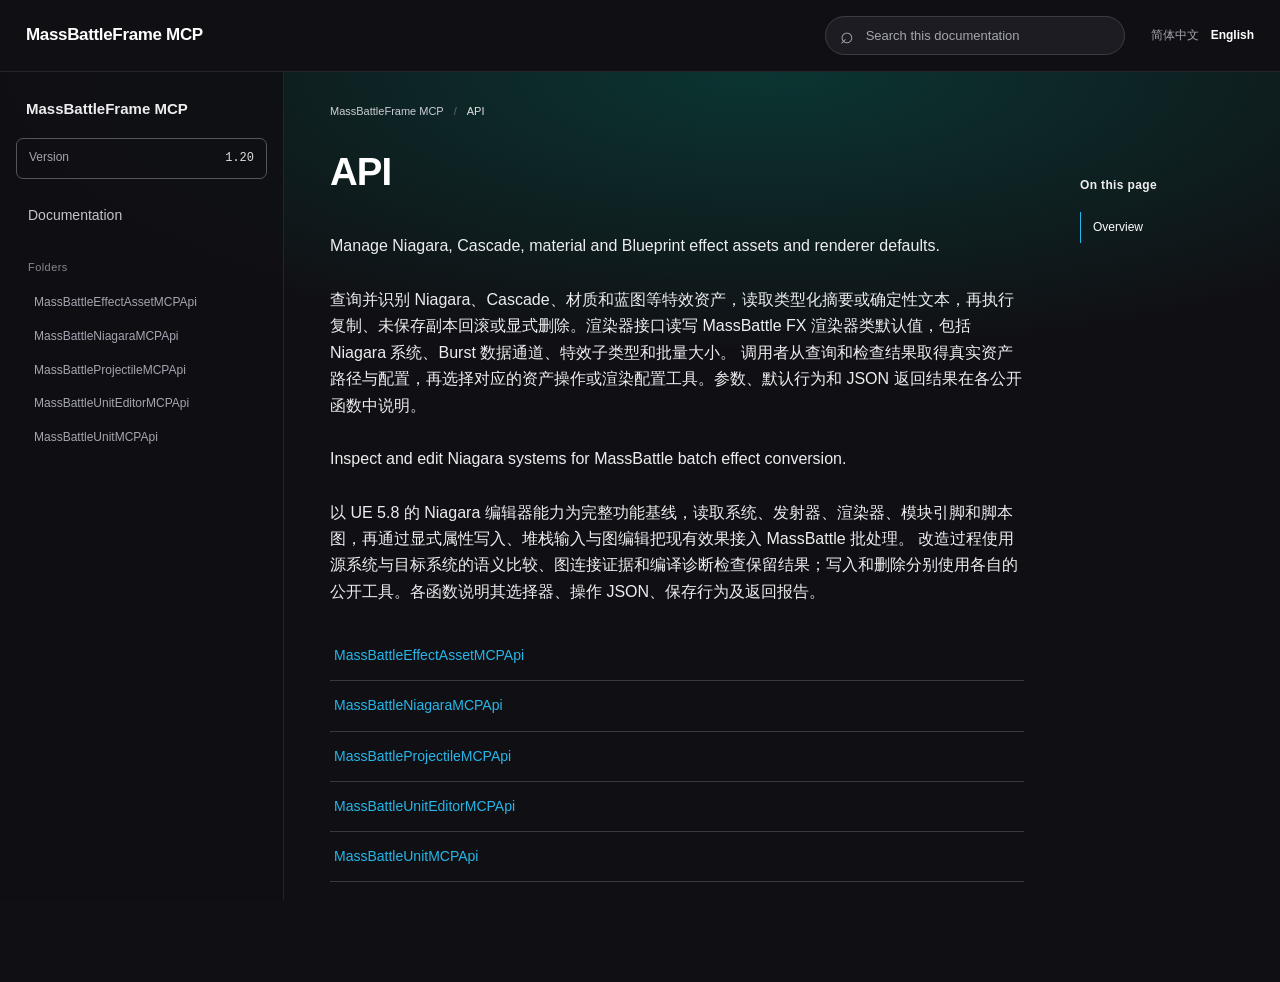
<file: user/en/API.html>
<!doctype html><html lang="en"><head><meta charset="utf-8"><meta name="viewport" content="width=device-width,initial-scale=1"><title>MassBattleFrame MCP · API</title><link rel="stylesheet" href="../../assets/site.css?v=3b2268ddff83"><script defer src="../../assets/site.js?v=3b2268ddff83"></script></head><body>
<a class="skip-link" href="#main-content">Skip to content</a>
<header><button class="menu-toggle" aria-controls="project-navigation" aria-expanded="false">☰ Contents</button><a class="brand" href="index.html">MassBattleFrame MCP</a><div class="header-search"><label class="search"><span aria-hidden="true">⌕</span><input id="search" type="search" placeholder="Search this documentation" aria-label="Search this documentation"></label><div id="search-results" hidden></div></div><nav class="languages"><a href="../zh-CN/API.html">简体中文</a><a aria-current="page" href="../en/API.html">English</a></nav></header>
<aside class="sidebar" id="project-navigation"><div class="sidebar-title">MassBattleFrame MCP</div><div class="version"><span>Version</span><strong>1.20</strong></div><nav aria-label="Contents"><a class="nav-home" href="index.html">Documentation</a><div class="nav-caption">Folders</div><ul class="document-items"><li><a href="API--item-157806bdfc02007a.html">MassBattleEffectAssetMCPApi</a></li><li><a href="API--item-f8cca041032d4fc7.html">MassBattleNiagaraMCPApi</a></li><li><a href="API--item-e8ef5912931458ab.html">MassBattleProjectileMCPApi</a></li><li><a href="API--item-fc91a2fbf0981fb9.html">MassBattleUnitEditorMCPApi</a></li><li><a href="API--item-d1b51fcabf11eae3.html">MassBattleUnitMCPApi</a></li></ul></nav></aside>
<main id="main-content" tabindex="-1"><nav class="breadcrumbs" aria-label="Documentation"><a href="index.html">MassBattleFrame MCP</a><span>/</span><span>API</span></nav><section class="page-heading" id="overview"><h1>API</h1></section><article class="api-card type-summary" id="a216bb0bb8f23afffbd96e5a"><p class="brief">Manage Niagara, Cascade, material and Blueprint effect assets and renderer defaults.</p><section class="api-details"><p>查询并识别 Niagara、Cascade、材质和蓝图等特效资产，读取类型化摘要或确定性文本，再执行复制、未保存副本回滚或显式删除。渲染器接口读写 MassBattle FX 渲染器类默认值，包括 Niagara 系统、Burst 数据通道、特效子类型和批量大小。 调用者从查询和检查结果取得真实资产路径与配置，再选择对应的资产操作或渲染配置工具。参数、默认行为和 JSON 返回结果在各公开函数中说明。</p></section></article><article class="api-card type-summary" id="121c2a7c7767cc304c3db289"><p class="brief">Inspect and edit Niagara systems for MassBattle batch effect conversion.</p><section class="api-details"><p>以 UE 5.8 的 Niagara 编辑器能力为完整功能基线，读取系统、发射器、渲染器、模块引脚和脚本图，再通过显式属性写入、堆栈输入与图编辑把现有效果接入 MassBattle 批处理。 改造过程使用源系统与目标系统的语义比较、图连接证据和编译诊断检查保留结果；写入和删除分别使用各自的公开工具。各函数说明其选择器、操作 JSON、保存行为及返回报告。</p></section></article><ul class="document-items"><li><a href="API--item-157806bdfc02007a.html">MassBattleEffectAssetMCPApi</a></li><li><a href="API--item-f8cca041032d4fc7.html">MassBattleNiagaraMCPApi</a></li><li><a href="API--item-e8ef5912931458ab.html">MassBattleProjectileMCPApi</a></li><li><a href="API--item-fc91a2fbf0981fb9.html">MassBattleUnitEditorMCPApi</a></li><li><a href="API--item-d1b51fcabf11eae3.html">MassBattleUnitMCPApi</a></li></ul></main>
<aside class="page-toc"><nav aria-label="On this page"><h2>On this page</h2><a href="#overview">Overview</a></nav></aside><script type="application/json" id="search-index">[{"id": "a216bb0bb8f23afffbd96e5a", "title": "MassBattleEffectAssetMCPApi.h", "name": "MassBattleEffectAssetMCPApi.h", "group": "API", "brief": "Manage Niagara, Cascade, material and Blueprint effect assets and renderer defaults.", "page": "API--item-157806bdfc02007a.html"}, {"id": "121c2a7c7767cc304c3db289", "title": "MassBattleNiagaraMCPApi.h", "name": "MassBattleNiagaraMCPApi.h", "group": "API", "brief": "Inspect and edit Niagara systems for MassBattle batch effect conversion.", "page": "API--item-f8cca041032d4fc7.html"}, {"id": "521d945451f14f9c470f799f", "title": "UMassBattleEffectAssetMCPApi", "name": "UMassBattleEffectAssetMCPApi", "group": "API", "brief": "Inspect and copy effect assets and configure batch renderer class defaults.", "page": "API--item-157806bdfc02007a.html"}, {"id": "37e8c902ff12be9157fe1434", "title": "MCP Batch Fx Read Renderer Defaults", "name": "UMassBattleEffectAssetMCPApi::MCP_BatchFxReadRendererDefaults", "group": "API", "brief": "Inspect effect settings inherited by newly placed renderers.", "page": "API--item-157806bdfc02007a.html"}, {"id": "8304f02e918c6dd9d6fb1580", "title": "MCP Batch Fx Set Renderer Defaults", "name": "UMassBattleEffectAssetMCPApi::MCP_BatchFxSetRendererDefaults", "group": "API", "brief": "Set shared effect systems, channels and batch settings for newly placed renderers.", "page": "API--item-157806bdfc02007a.html"}, {"id": "1ed5c247f62f7df8066a75b7", "title": "MCP Effect Asset Export Text", "name": "UMassBattleEffectAssetMCPApi::MCP_EffectAssetExportText", "group": "API", "brief": "Export asset properties and dependencies for comparison.", "page": "API--item-157806bdfc02007a.html"}, {"id": "14b6c94d7f6875d65509528f", "title": "MCP Effect Asset Get Api Status", "name": "UMassBattleEffectAssetMCPApi::MCP_EffectAssetGetApiStatus", "group": "API", "brief": "Discover effect asset operations available in the connected editor.", "page": "API--item-157806bdfc02007a.html"}, {"id": "e4d95ad1ba5fad1316a37332", "title": "MCP Effect Asset Query", "name": "UMassBattleEffectAssetMCPApi::MCP_EffectAssetQuery", "group": "API", "brief": "Locate supported effect assets by folder, name and class.", "page": "API--item-157806bdfc02007a.html"}, {"id": "d4ef2affa58f66bfde166f8e", "title": "MCP Effect Asset Read Summary", "name": "UMassBattleEffectAssetMCPApi::MCP_EffectAssetReadSummary", "group": "API", "brief": "Inspect system, material or Blueprint data for the asset's actual type.", "page": "API--item-157806bdfc02007a.html"}, {"id": "04bb16bcd1f725dc9055e22e", "title": "MCP Effect Asset Soft Delete", "name": "UMassBattleEffectAssetMCPApi::MCP_EffectAssetSoftDelete", "group": "API", "brief": "Check asset references before moving it to the trash folder.", "page": "API--item-157806bdfc02007a.html"}, {"id": "39123253c82e7e44c871d41b", "title": "MCP Effect Discard Unsaved Duplicate", "name": "UMassBattleEffectAssetMCPApi::MCP_EffectDiscardUnsavedDuplicate", "group": "API", "brief": "Roll back effect copies left unsaved in this editor session.", "page": "API--item-157806bdfc02007a.html"}, {"id": "5bdd0b128069500ca1fa5eeb", "title": "MCP Effect Duplicate Asset", "name": "UMassBattleEffectAssetMCPApi::MCP_EffectDuplicateAsset", "group": "API", "brief": "Preserve the source effect by creating a copy for conversion.", "page": "API--item-157806bdfc02007a.html"}, {"id": "92db2801752bdb4e295d2cfc", "title": "UMassBattleNiagaraMCPApi", "name": "UMassBattleNiagaraMCPApi", "group": "API", "brief": "Inspect and edit effect emitters, modules, parameters and graph connections.", "page": "API--item-f8cca041032d4fc7.html"}, {"id": "5676b7dc1918c255cf560e80", "title": "MCP Niagara Add Sprite Renderer", "name": "UMassBattleNiagaraMCPApi::MCP_NiagaraAddSpriteRenderer", "group": "API", "brief": "Add a sprite renderer with material and visibility bindings to an existing emitter.", "page": "API--item-f8cca041032d4fc7.html"}, {"id": "1a50dfd7fda4456b3ed0591b", "title": "MCP Niagara Apply Graph Edit", "name": "UMassBattleNiagaraMCPApi::MCP_NiagaraApplyGraphEdit", "group": "API", "brief": "Batch-edit graph connections and stacks, then check conversion results.", "page": "API--item-f8cca041032d4fc7.html"}, {"id": "f3c18ab9e985aeaec7aad50f", "title": "MCP Niagara Compare Systems", "name": "UMassBattleNiagaraMCPApi::MCP_NiagaraCompareSystems", "group": "API", "brief": "Check whether a copy or conversion preserves the source system's structure.", "page": "API--item-f8cca041032d4fc7.html"}, {"id": "995da1fa0d6cc1a116568209", "title": "MCP Niagara Delete", "name": "UMassBattleNiagaraMCPApi::MCP_NiagaraDelete", "group": "API", "brief": "Remove renderers or user parameters, or disable an emitter.", "page": "API--item-f8cca041032d4fc7.html"}, {"id": "a759b4f8cd64fc9054a1d43e", "title": "MCP Niagara Export Text", "name": "UMassBattleNiagaraMCPApi::MCP_NiagaraExportText", "group": "API", "brief": "Produce comparable text describing Niagara system structure.", "page": "API--item-f8cca041032d4fc7.html"}, {"id": "69002c5785e40ac7fb85d8ff", "title": "MCP Niagara Get Api Status", "name": "UMassBattleNiagaraMCPApi::MCP_NiagaraGetApiStatus", "group": "API", "brief": "Discover Niagara query and editing operations in the connected editor.", "page": "API--item-f8cca041032d4fc7.html"}, {"id": "887e7cad8d6339fae2c28595", "title": "MCP Niagara Merge Write", "name": "UMassBattleNiagaraMCPApi::MCP_NiagaraMergeWrite", "group": "API", "brief": "Patch system, emitter or renderer properties while retaining other values.", "page": "API--item-f8cca041032d4fc7.html"}, {"id": "11c57f2939e716287888a46d", "title": "MCP Niagara Query", "name": "UMassBattleNiagaraMCPApi::MCP_NiagaraQuery", "group": "API", "brief": "Locate Niagara systems by name or folder.", "page": "API--item-f8cca041032d4fc7.html"}, {"id": "0b02787ba0883ed920ed1f0a", "title": "MCP Niagara Read All", "name": "UMassBattleNiagaraMCPApi::MCP_NiagaraReadAll", "group": "API", "brief": "Inspect system and emitter properties together with module pin values.", "page": "API--item-f8cca041032d4fc7.html"}, {"id": "29984bf4b93358d500caf83c", "title": "MCP Niagara Read Graph", "name": "UMassBattleNiagaraMCPApi::MCP_NiagaraReadGraph", "group": "API", "brief": "Obtain node, pin and link IDs for precise graph edits.", "page": "API--item-f8cca041032d4fc7.html"}, {"id": "0d4232cb2cb06db9366d2a7d", "title": "MCP Niagara Read Module", "name": "UMassBattleNiagaraMCPApi::MCP_NiagaraReadModule", "group": "API", "brief": "Identify a module and its pins before editing them.", "page": "API--item-f8cca041032d4fc7.html"}, {"id": "d98b4776d0044e5e4d6cf2c7", "title": "MCP Niagara Read Summary", "name": "UMassBattleNiagaraMCPApi::MCP_NiagaraReadSummary", "group": "API", "brief": "Inspect the system's emitters, renderers and user parameters.", "page": "API--item-f8cca041032d4fc7.html"}, {"id": "ace0ea6f2364692aea1b491f", "title": "MCP Niagara Set Emitter Enabled", "name": "UMassBattleNiagaraMCPApi::MCP_NiagaraSetEmitterEnabled", "group": "API", "brief": "Switch an emitter's participation and report the actual state change.", "page": "API--item-f8cca041032d4fc7.html"}, {"id": "a6b89cde4343d33b2ff63bb0", "title": "MCP Niagara Set Module Pin", "name": "UMassBattleNiagaraMCPApi::MCP_NiagaraSetModulePin", "group": "API", "brief": "Use a node or module selector to adjust an input pin's default.", "page": "API--item-f8cca041032d4fc7.html"}, {"id": "66c977bd2407339cd1c67281", "title": "UMassBattleProjectileMCPApi", "name": "UMassBattleProjectileMCPApi", "group": "API", "brief": "Maintain projectile movement, damage, triggers and lifecycle effect settings.", "page": "API--item-e8ef5912931458ab.html"}, {"id": "d6ce6c7a919747b536e02a1f", "title": "MCP Projectile Create", "name": "UMassBattleProjectileMCPApi::MCP_ProjectileCreate", "group": "API", "brief": "Create a validated projectile config from a template or class defaults.", "page": "API--item-e8ef5912931458ab.html"}, {"id": "b9c8ea24e9f1bb329f8ea4af", "title": "MCP Projectile Delete", "name": "UMassBattleProjectileMCPApi::MCP_ProjectileDelete", "group": "API", "brief": "Check references before previewing or executing asset removal.", "page": "API--item-e8ef5912931458ab.html"}, {"id": "14dfa0115cbc16348e0af60e", "title": "MCP Projectile Get", "name": "UMassBattleProjectileMCPApi::MCP_ProjectileGet", "group": "API", "brief": "Inspect active projectile data with optional validation and references.", "page": "API--item-e8ef5912931458ab.html"}, {"id": "35e59a8ac12b695069462e08", "title": "MCP Projectile Get Api Status", "name": "UMassBattleProjectileMCPApi::MCP_ProjectileGetApiStatus", "group": "API", "brief": "Discover projectile editing and validation operations in the editor.", "page": "API--item-e8ef5912931458ab.html"}, {"id": "9fbe36f339d1c9b8106b5e52", "title": "MCP Projectile Get Schema", "name": "UMassBattleProjectileMCPApi::MCP_ProjectileGetSchema", "group": "API", "brief": "Obtain field types and write rules for movement and damage modes.", "page": "API--item-e8ef5912931458ab.html"}, {"id": "0af603bc32196202916cce83", "title": "MCP Projectile List", "name": "UMassBattleProjectileMCPApi::MCP_ProjectileList", "group": "API", "brief": "Filter projectile assets by path and inspect their configuration summaries.", "page": "API--item-e8ef5912931458ab.html"}, {"id": "1fc6baed18807098dc1585e2", "title": "MCP Projectile Query", "name": "UMassBattleProjectileMCPApi::MCP_ProjectileQuery", "group": "API", "brief": "Locate projectile configuration assets by name or path.", "page": "API--item-e8ef5912931458ab.html"}, {"id": "ed6542a04ab8e639b6eb2caf", "title": "MCP Projectile Validate", "name": "UMassBattleProjectileMCPApi::MCP_ProjectileValidate", "group": "API", "brief": "Find movement, damage ownership and lifecycle effect configuration issues.", "page": "API--item-e8ef5912931458ab.html"}, {"id": "b804e2a2a4a024f0d72829eb", "title": "MCP Projectile Write", "name": "UMassBattleProjectileMCPApi::MCP_ProjectileWrite", "group": "API", "brief": "Validate a partial update before changing the projectile asset.", "page": "API--item-e8ef5912931458ab.html"}, {"id": "42563a962229e9245764506d", "title": "UMassBattleStyleMCPApi", "name": "UMassBattleStyleMCPApi", "group": "API", "brief": "Report unit style distributions and plan asset folder organization.", "page": "API--item-d1b51fcabf11eae3.html"}, {"id": "d4646de84643b992c382d68b", "title": "MCP Style Plan Organize Units", "name": "UMassBattleStyleMCPApi::MCP_StylePlanOrganizeUnits", "group": "API", "brief": "Calculate destination folders and a move list from unit styles.", "page": "API--item-d1b51fcabf11eae3.html"}, {"id": "6e532f452a683bce1d9d0456", "title": "MCP Style Summarize Units", "name": "UMassBattleStyleMCPApi::MCP_StyleSummarizeUnits", "group": "API", "brief": "Count units by style family, style index and path category.", "page": "API--item-d1b51fcabf11eae3.html"}, {"id": "c0e0517912a3f45b7ec2d79e", "title": "UMassBattleUnitEditorMCPApi", "name": "UMassBattleUnitEditorMCPApi", "group": "API", "brief": "Build VAT units from skeletal meshes or Actors and organize the resulting assets.", "page": "API--item-fc91a2fbf0981fb9.html"}, {"id": "cd233af70f1d8c2728f692b2", "title": "MCP Editor Apply Create Vat Unit", "name": "UMassBattleUnitEditorMCPApi::MCP_EditorApplyCreateVatUnit", "group": "API", "brief": "Create a unit that plays baked skeletal animation through a static mesh.", "page": "API--item-fc91a2fbf0981fb9.html"}, {"id": "02c2006ee72102c8ecbb0ccd", "title": "MCP Editor Apply Create Vat Unit From Actor", "name": "UMassBattleUnitEditorMCPApi::MCP_EditorApplyCreateVatUnitFromActor", "group": "API", "brief": "Combine an Actor's components and weapon into an animated VAT unit.", "page": "API--item-fc91a2fbf0981fb9.html"}, {"id": "3d755114d18d68aa76bcae42", "title": "MCP Editor Apply Create Vat Unit From Selection", "name": "UMassBattleUnitEditorMCPApi::MCP_EditorApplyCreateVatUnitFromSelection", "group": "API", "brief": "Resolve selected source assets into a specification and generate a VAT unit.", "page": "API--item-fc91a2fbf0981fb9.html"}, {"id": "4828e74da48c7b37e13d5234", "title": "MCP Editor Apply Organize Unit Assets", "name": "UMassBattleUnitEditorMCPApi::MCP_EditorApplyOrganizeUnitAssets", "group": "API", "brief": "Move a unit and its linked source and generated assets into a style layout.", "page": "API--item-fc91a2fbf0981fb9.html"}, {"id": "bcebab4067df23167e6b26d5", "title": "MCP Editor Get Profile", "name": "UMassBattleUnitEditorMCPApi::MCP_EditorGetProfile", "group": "API", "brief": "Inspect the complete JSON settings of a style or recipe.", "page": "API--item-fc91a2fbf0981fb9.html"}, {"id": "8edb1e011964b43f299942c1", "title": "MCP Editor Get Status", "name": "UMassBattleUnitEditorMCPApi::MCP_EditorGetStatus", "group": "API", "brief": "Discover VAT authoring and asset organization capabilities in the editor.", "page": "API--item-fc91a2fbf0981fb9.html"}, {"id": "141783df34aa4d987d0041c6", "title": "MCP Editor Inspect Actor Assembly", "name": "UMassBattleUnitEditorMCPApi::MCP_EditorInspectActorAssembly", "group": "API", "brief": "Check component materials and weapon bones before assembling an Actor.", "page": "API--item-fc91a2fbf0981fb9.html"}, {"id": "53ccd540ea4489640651bcb1", "title": "MCP Editor Inspect Vat Animation", "name": "UMassBattleUnitEditorMCPApi::MCP_EditorInspectVatAnimation", "group": "API", "brief": "Check skin weights, frame motion, lookup UVs and animation settings.", "page": "API--item-fc91a2fbf0981fb9.html"}, {"id": "ed8062a5e38633ab1ae47e8f", "title": "MCP Editor List Profiles", "name": "UMassBattleUnitEditorMCPApi::MCP_EditorListProfiles", "group": "API", "brief": "Choose styles and recipes for VAT unit authoring.", "page": "API--item-fc91a2fbf0981fb9.html"}, {"id": "713e7cc2433a3e9e5d433076", "title": "MCP Editor Plan Create Vat Unit", "name": "UMassBattleUnitEditorMCPApi::MCP_EditorPlanCreateVatUnit", "group": "API", "brief": "Inspect source assets and output layout before VAT generation.", "page": "API--item-fc91a2fbf0981fb9.html"}, {"id": "62c8bda9a7948307559a8474", "title": "MCP Editor Plan Create Vat Unit From Actor", "name": "UMassBattleUnitEditorMCPApi::MCP_EditorPlanCreateVatUnitFromActor", "group": "API", "brief": "Inspect an Actor assembly plan and its resolved VAT specification.", "page": "API--item-fc91a2fbf0981fb9.html"}, {"id": "00888c985e70f798d418dac3", "title": "MCP Editor Plan Create Vat Unit From Selection", "name": "UMassBattleUnitEditorMCPApi::MCP_EditorPlanCreateVatUnitFromSelection", "group": "API", "brief": "Inspect the VAT specification resolved from selected assets.", "page": "API--item-fc91a2fbf0981fb9.html"}, {"id": "3ba0d564f389daa7675f5454", "title": "MCP Editor Plan Organize Unit Assets", "name": "UMassBattleUnitEditorMCPApi::MCP_EditorPlanOrganizeUnitAssets", "group": "API", "brief": "Inspect destination folders for a unit and its linked assets.", "page": "API--item-fc91a2fbf0981fb9.html"}, {"id": "da2c4941d49ab17eec32a854", "title": "MCP Editor Validate Create Vat Unit", "name": "UMassBattleUnitEditorMCPApi::MCP_EditorValidateCreateVatUnit", "group": "API", "brief": "Check required VAT fields and referenced assets.", "page": "API--item-fc91a2fbf0981fb9.html"}, {"id": "e447a21781410439a3eb4807", "title": "UMassBattleUnitMCPApi", "name": "UMassBattleUnitMCPApi", "group": "API", "brief": "Query, create and patch unit configuration assets and Unit Source Actors.", "page": "API--item-d1b51fcabf11eae3.html"}, {"id": "7b779567d9d6cabf5c6056f9", "title": "MCP Unit Apply Plan", "name": "UMassBattleUnitMCPApi::MCP_UnitApplyPlan", "group": "API", "brief": "Write the changes recorded in a reviewed unit plan.", "page": "API--item-d1b51fcabf11eae3.html"}, {"id": "c984d38817739fb8647bc21b", "title": "MCP Unit Create", "name": "UMassBattleUnitMCPApi::MCP_UnitCreate", "group": "API", "brief": "Use a template to create unit data or a Unit Source Actor.", "page": "API--item-d1b51fcabf11eae3.html"}, {"id": "3467883ba4fc1ad77711d87d", "title": "MCP Unit Delete", "name": "UMassBattleUnitMCPApi::MCP_UnitDelete", "group": "API", "brief": "Preview or execute a unit asset deletion plan.", "page": "API--item-d1b51fcabf11eae3.html"}, {"id": "6520fcd2dafd24ca7beaf44c", "title": "MCP Unit Export", "name": "UMassBattleUnitMCPApi::MCP_UnitExport", "group": "API", "brief": "Produce JSON or CSV balance data for comparison and tuning.", "page": "API--item-d1b51fcabf11eae3.html"}, {"id": "c9038103dd9cd30c636091f3", "title": "MCP Unit Find Assets", "name": "UMassBattleUnitMCPApi::MCP_UnitFindAssets", "group": "API", "brief": "Locate meshes, renderers and effects for unit authoring.", "page": "API--item-d1b51fcabf11eae3.html"}, {"id": "70cb383a77dbbd99fc641365", "title": "MCP Unit Get", "name": "UMassBattleUnitMCPApi::MCP_UnitGet", "group": "API", "brief": "Inspect authored unit data and source Actor export information.", "page": "API--item-d1b51fcabf11eae3.html"}, {"id": "bcb1c45cee3e0fa375ae54f0", "title": "MCP Unit Get Api Status", "name": "UMassBattleUnitMCPApi::MCP_UnitGetApiStatus", "group": "API", "brief": "Discover the unit operations available in the connected editor.", "page": "API--item-d1b51fcabf11eae3.html"}, {"id": "75df77daf143abcbe739d1ac", "title": "MCP Unit Get Schema", "name": "UMassBattleUnitMCPApi::MCP_UnitGetSchema", "group": "API", "brief": "Identify field names, types and nested structures accepted by unit patches.", "page": "API--item-d1b51fcabf11eae3.html"}, {"id": "e4ecdc9e9ad4af21cb7a0133", "title": "MCP Unit List", "name": "UMassBattleUnitMCPApi::MCP_UnitList", "group": "API", "brief": "Find unit assets and their balance values by path.", "page": "API--item-d1b51fcabf11eae3.html"}, {"id": "44d8610c3495cb324c333576", "title": "MCP Unit Merge Update", "name": "UMassBattleUnitMCPApi::MCP_UnitMergeUpdate", "group": "API", "brief": "Change selected unit fields while retaining unspecified data.", "page": "API--item-d1b51fcabf11eae3.html"}, {"id": "1352dc5db4096033a86c953b", "title": "MCP Unit Plan Merge Update", "name": "UMassBattleUnitMCPApi::MCP_UnitPlanMergeUpdate", "group": "API", "brief": "Review field changes before writing a partial unit update.", "page": "API--item-d1b51fcabf11eae3.html"}, {"id": "7a05a9ee35a81326094b0c55", "title": "MCP Unit Preview Diff", "name": "UMassBattleUnitMCPApi::MCP_UnitPreviewDiff", "group": "API", "brief": "Inspect a stored plan's full diff and applicability.", "page": "API--item-d1b51fcabf11eae3.html"}]</script></body></html>
</file>
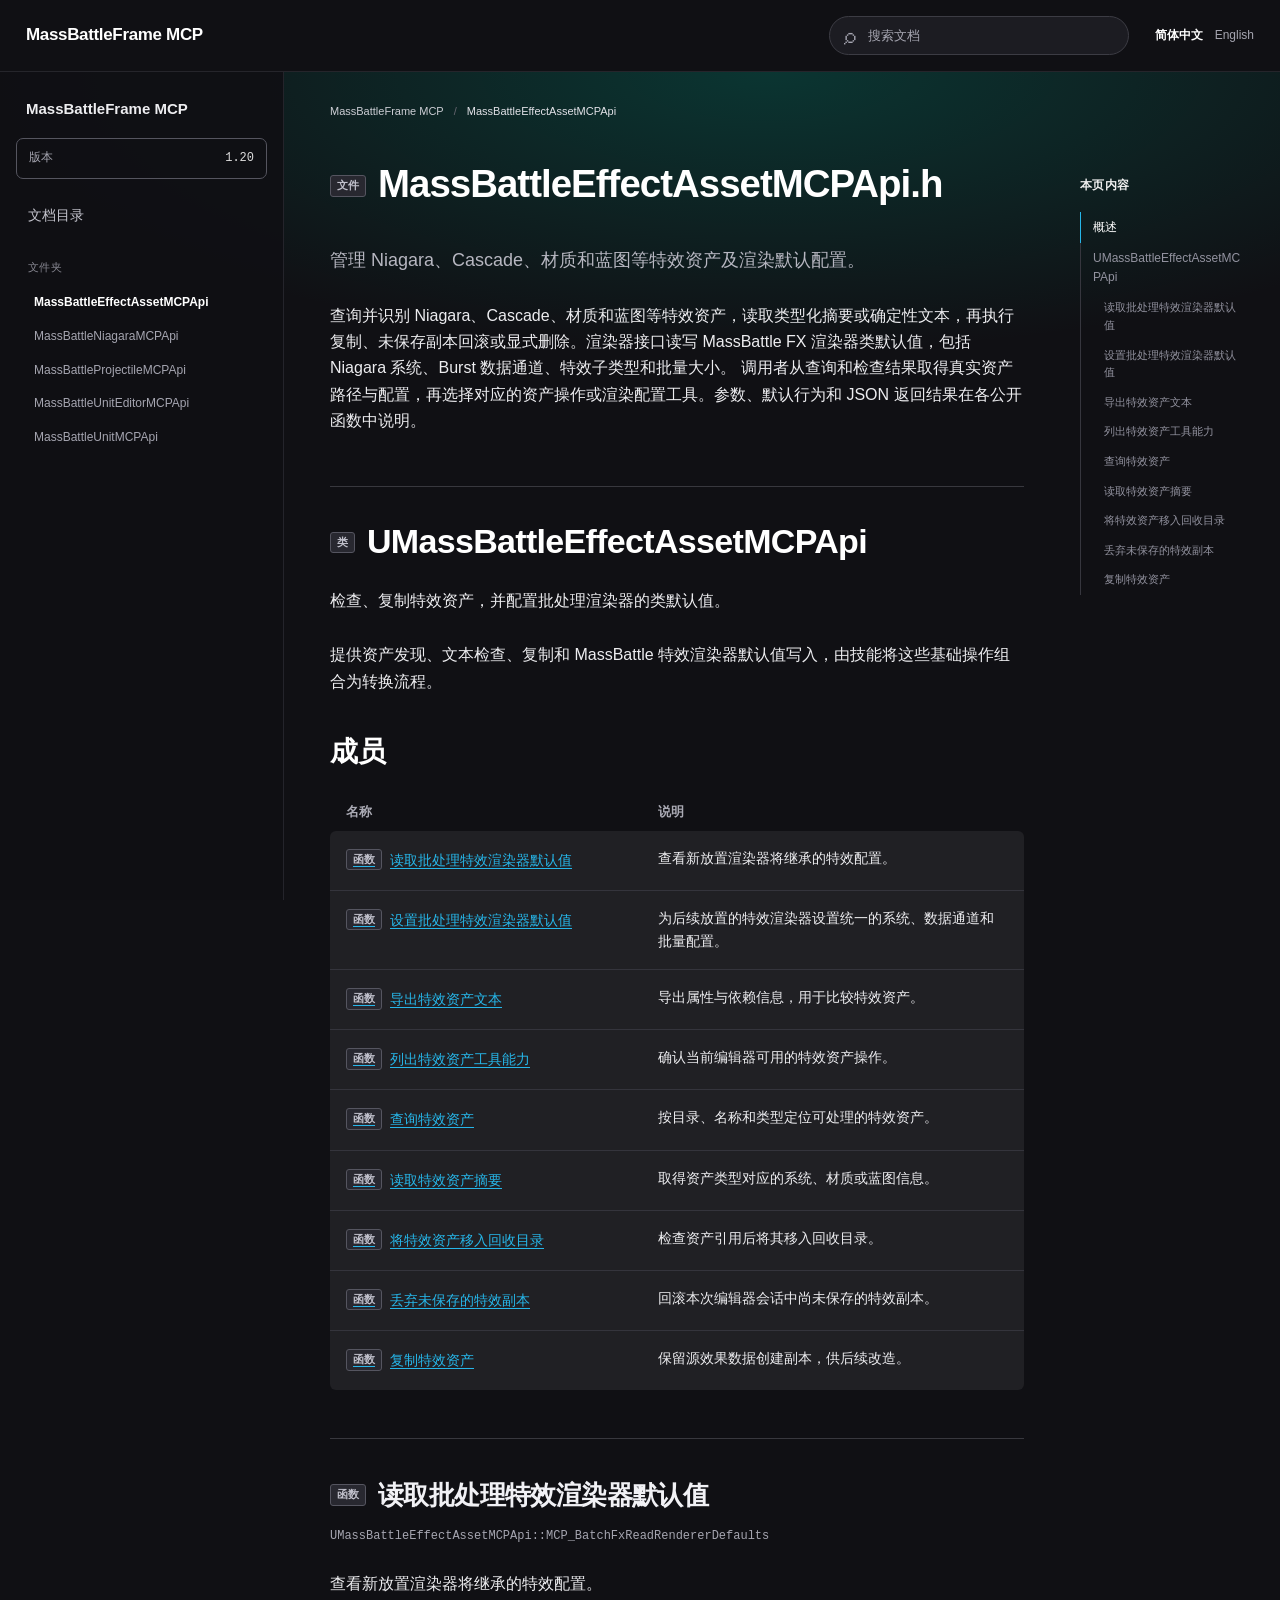
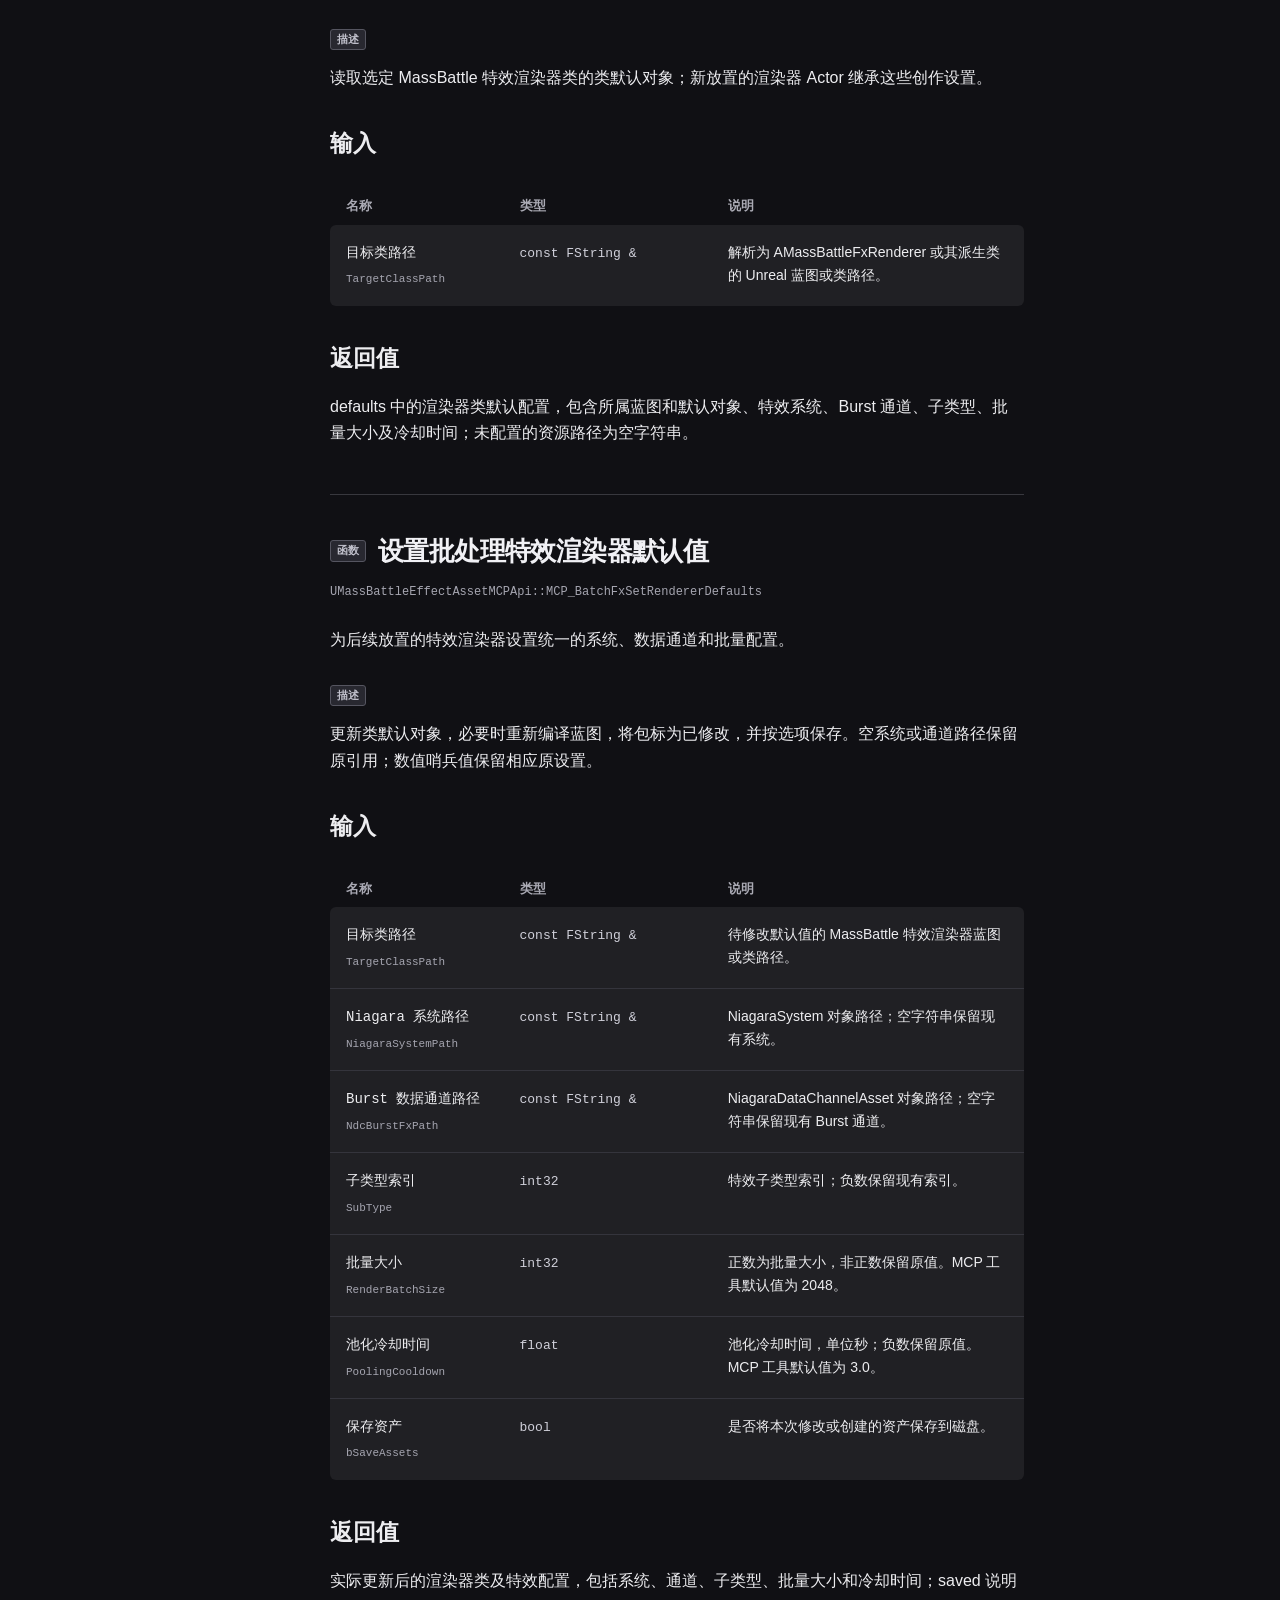
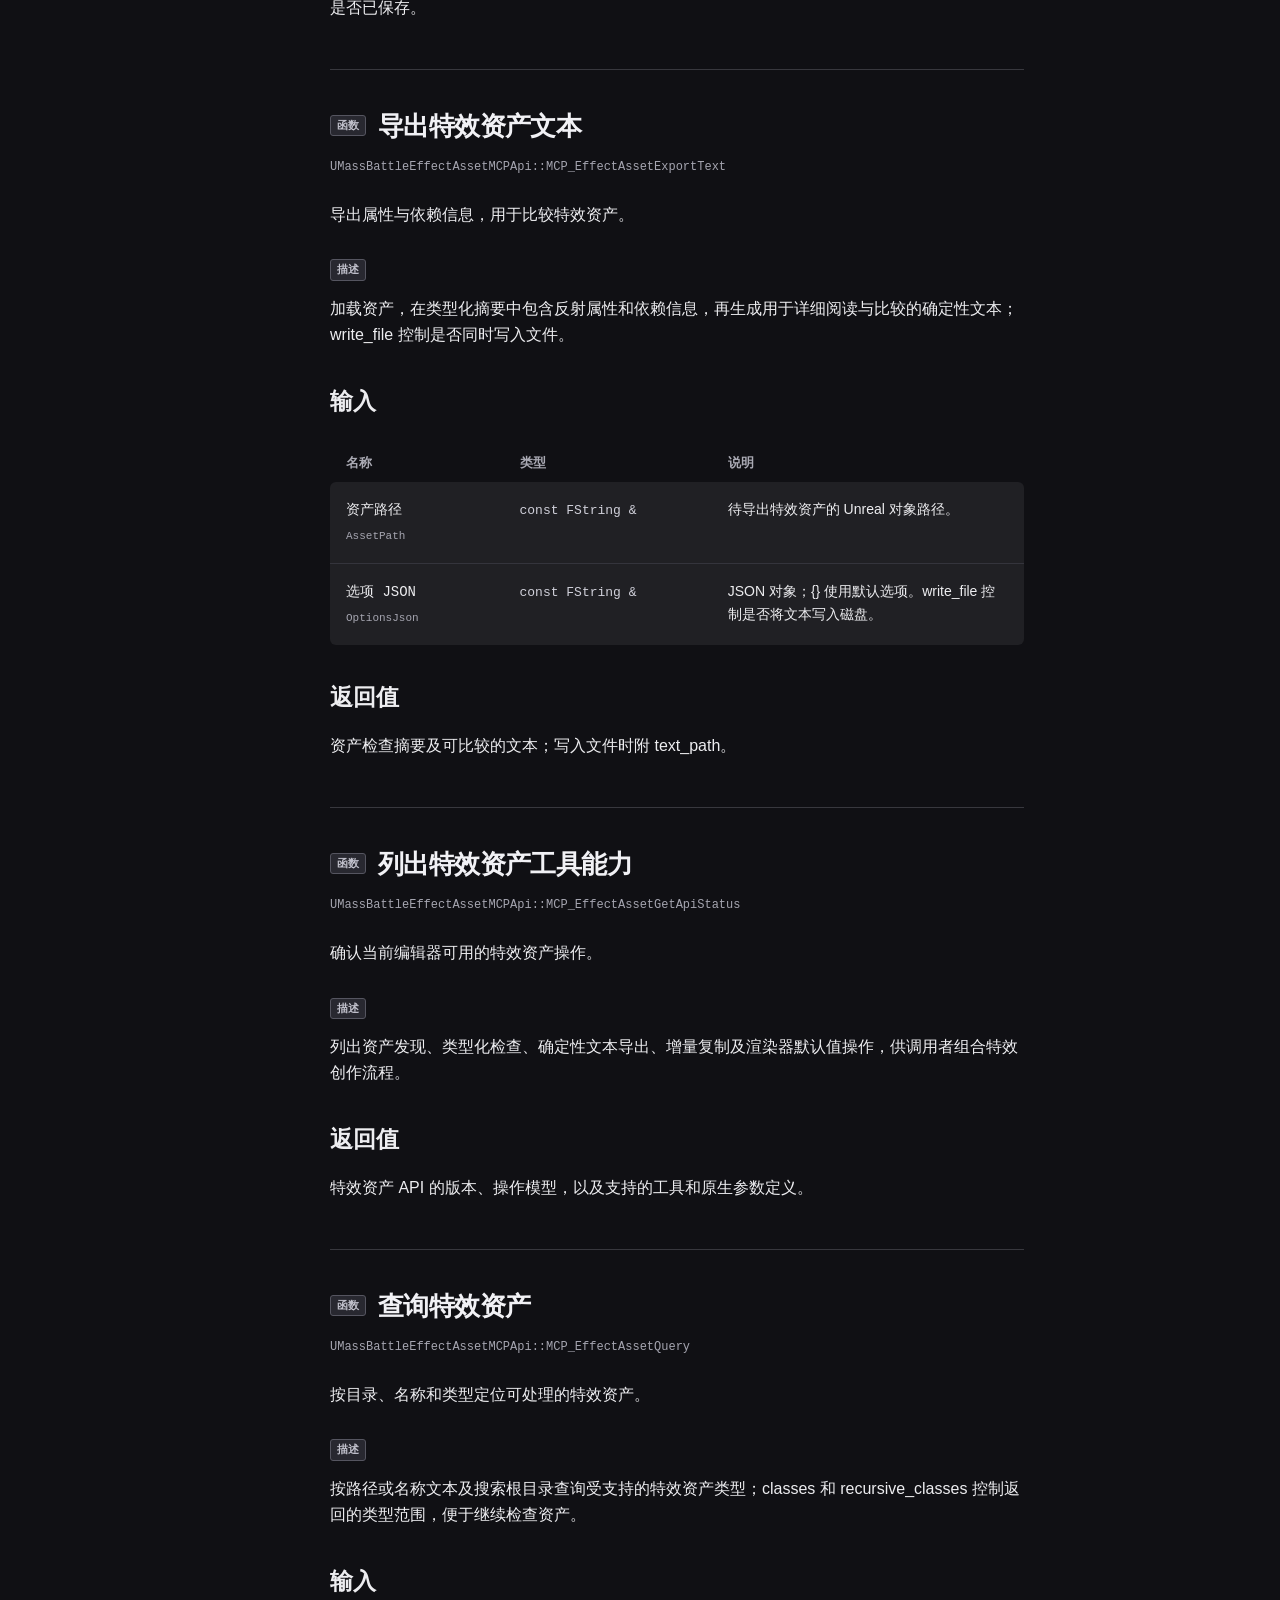
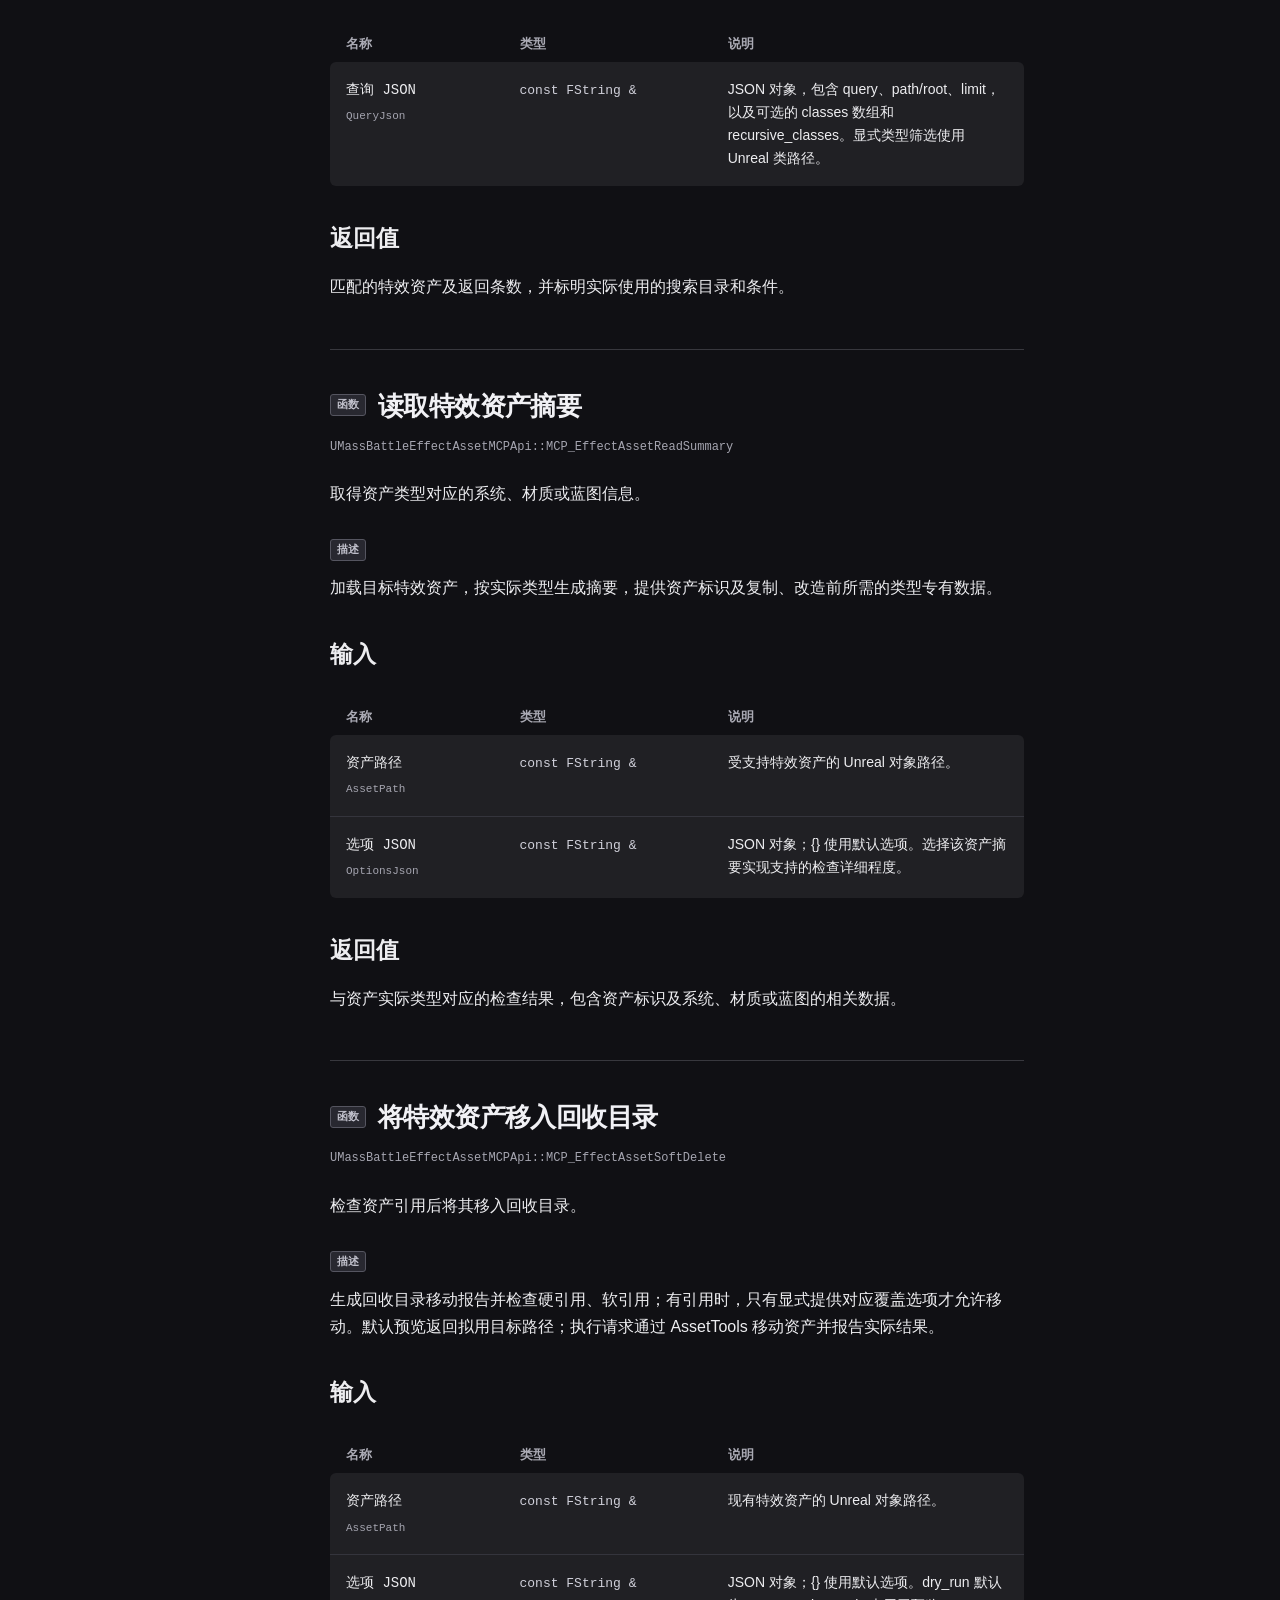
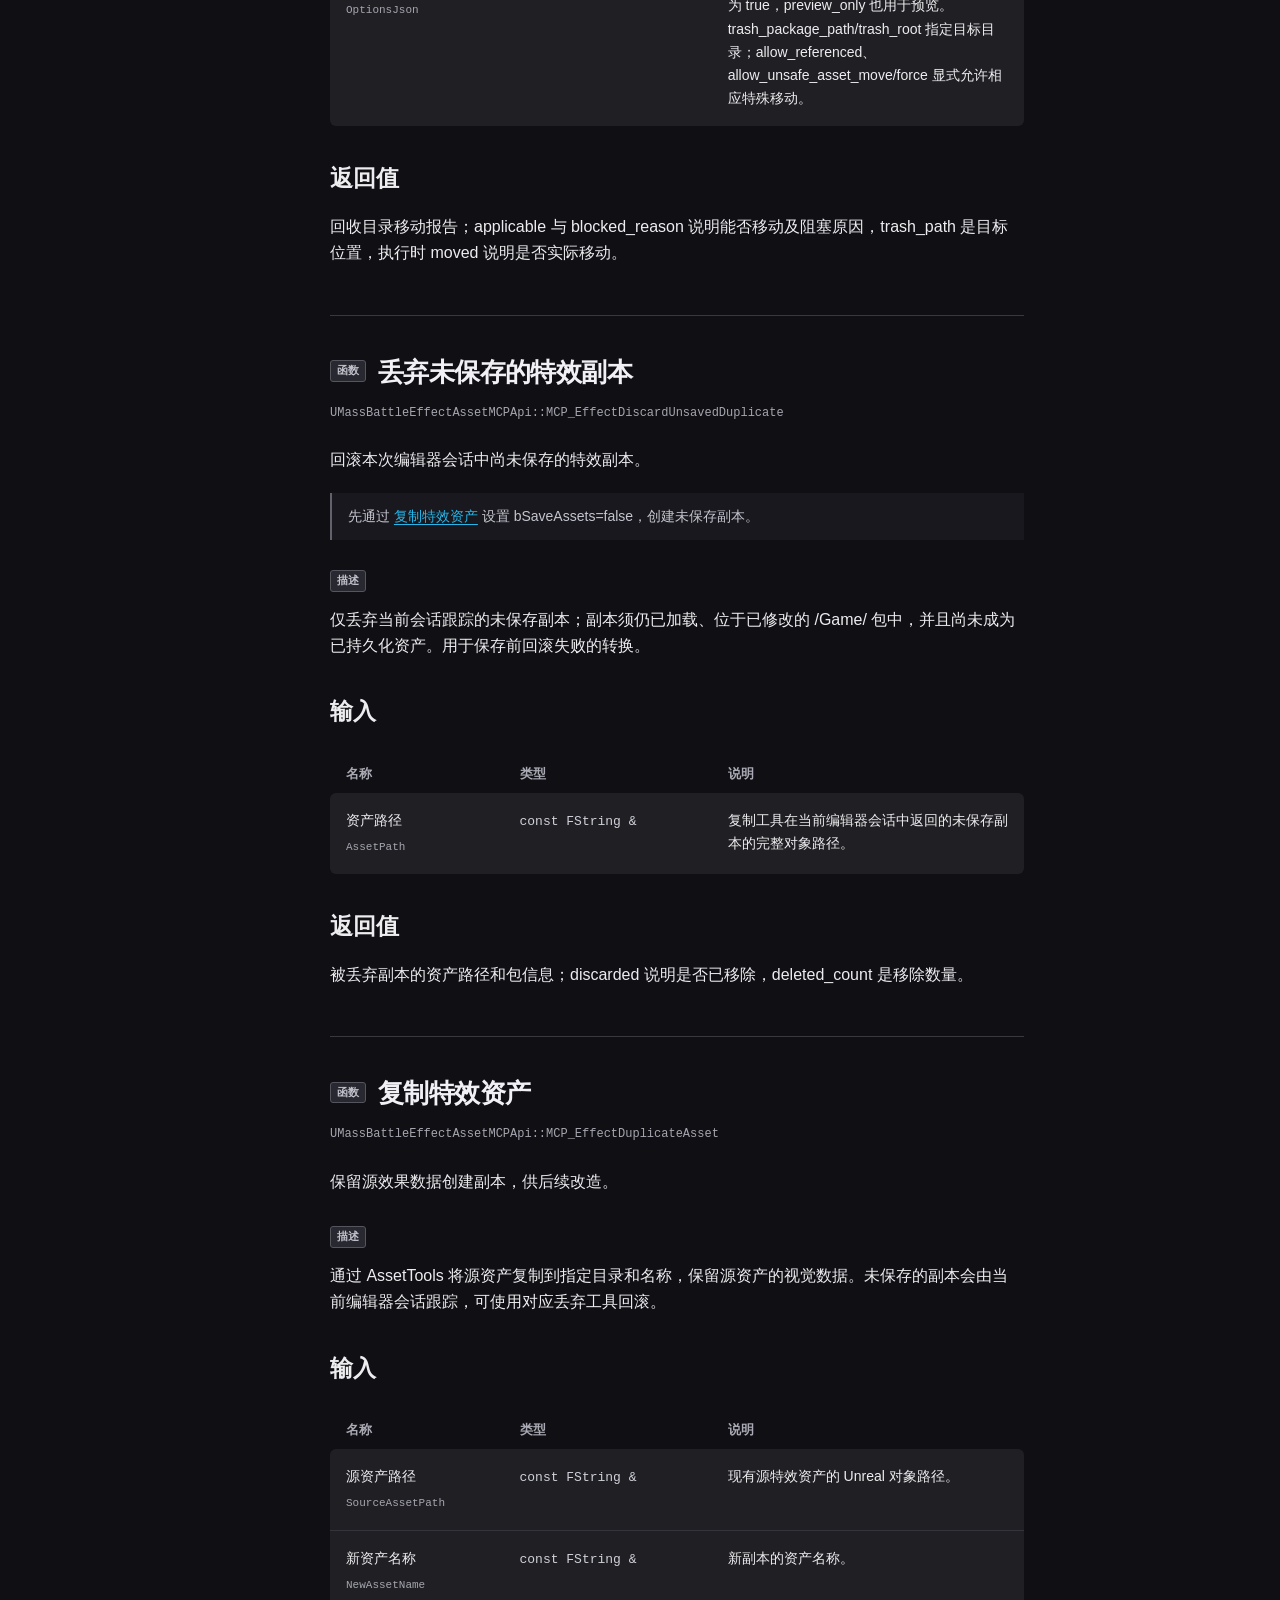
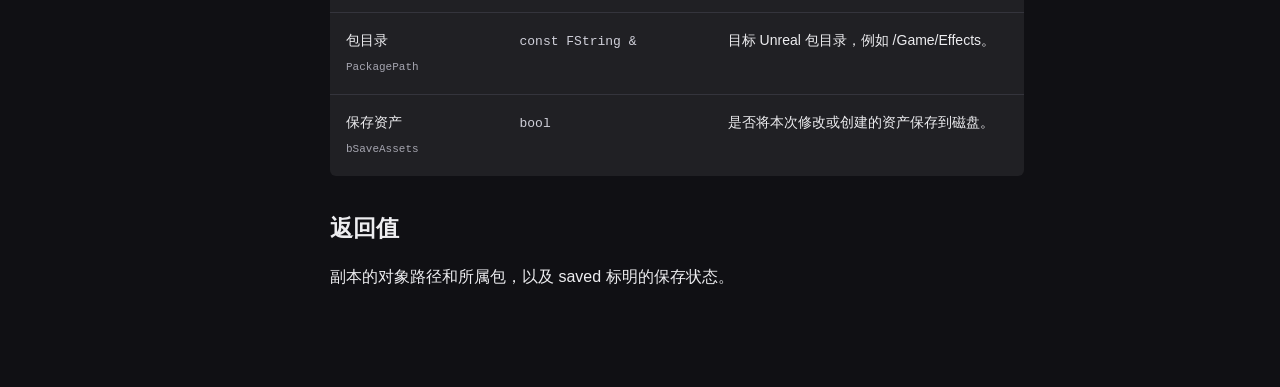
<file: user/zh-CN/API--item-157806bdfc02007a.html>
<!doctype html><html lang="zh-CN"><head><meta charset="utf-8"><meta name="viewport" content="width=device-width,initial-scale=1"><title>MassBattleFrame MCP · MassBattleEffectAssetMCPApi</title><link rel="stylesheet" href="../../assets/site.css?v=3b2268ddff83"><script defer src="../../assets/site.js?v=3b2268ddff83"></script></head><body>
<a class="skip-link" href="#main-content">跳转到正文</a>
<header><button class="menu-toggle" aria-controls="project-navigation" aria-expanded="false">☰ 目录</button><a class="brand" href="index.html">MassBattleFrame MCP</a><div class="header-search"><label class="search"><span aria-hidden="true">⌕</span><input id="search" type="search" placeholder="搜索文档" aria-label="搜索文档"></label><div id="search-results" hidden></div></div><nav class="languages"><a aria-current="page" href="../zh-CN/API--item-157806bdfc02007a.html">简体中文</a><a href="../en/API--item-157806bdfc02007a.html">English</a></nav></header>
<aside class="sidebar" id="project-navigation"><div class="sidebar-title">MassBattleFrame MCP</div><div class="version"><span>版本</span><strong>1.20</strong></div><nav aria-label="目录"><a class="nav-home" href="index.html">文档目录</a><div class="nav-caption">文件夹</div><ul class="document-items"><li><a href="API--item-157806bdfc02007a.html" aria-current="page">MassBattleEffectAssetMCPApi</a></li><li><a href="API--item-f8cca041032d4fc7.html">MassBattleNiagaraMCPApi</a></li><li><a href="API--item-e8ef5912931458ab.html">MassBattleProjectileMCPApi</a></li><li><a href="API--item-fc91a2fbf0981fb9.html">MassBattleUnitEditorMCPApi</a></li><li><a href="API--item-d1b51fcabf11eae3.html">MassBattleUnitMCPApi</a></li></ul></nav></aside>
<main id="main-content" tabindex="-1"><nav class="breadcrumbs" aria-label="项目文档"><a href="index.html">MassBattleFrame MCP</a><span>/</span><span>MassBattleEffectAssetMCPApi</span></nav><section class="file-overview" id="overview"><div class="page-heading"><span class="entity-label">文件</span><h1>MassBattleEffectAssetMCPApi.h</h1></div><article class="api-card type-summary" id="a216bb0bb8f23afffbd96e5a"><p class="brief">管理 Niagara、Cascade、材质和蓝图等特效资产及渲染默认配置。</p><section class="api-details"><p>查询并识别 Niagara、Cascade、材质和蓝图等特效资产，读取类型化摘要或确定性文本，再执行复制、未保存副本回滚或显式删除。渲染器接口读写 MassBattle FX 渲染器类默认值，包括 Niagara 系统、Burst 数据通道、特效子类型和批量大小。 调用者从查询和检查结果取得真实资产路径与配置，再选择对应的资产操作或渲染配置工具。参数、默认行为和 JSON 返回结果在各公开函数中说明。</p></section></article></section><section class="class-section" data-kind="class" id="class-e7cc51ca2c8ea619"><div class="class-heading"><span class="entity-label">类</span><h2>UMassBattleEffectAssetMCPApi</h2></div><div class="class-members"><article class="api-card type-summary" id="521d945451f14f9c470f799f"><p class="brief">检查、复制特效资产，并配置批处理渲染器的类默认值。</p><section class="api-details"><p>提供资产发现、文本检查、复制和 MassBattle 特效渲染器默认值写入，由技能将这些基础操作组合为转换流程。</p></section></article><table class="member-index"><caption>成员</caption><thead><tr><th scope="col">名称</th><th scope="col">说明</th></tr></thead><tbody><tr><td><a href="#37e8c902ff12be9157fe1434"><span class="entity-label">函数</span><code class="function-signature">读取批处理特效渲染器默认值</code></a></td><td>查看新放置渲染器将继承的特效配置。</td></tr><tr><td><a href="#8304f02e918c6dd9d6fb1580"><span class="entity-label">函数</span><code class="function-signature">设置批处理特效渲染器默认值</code></a></td><td>为后续放置的特效渲染器设置统一的系统、数据通道和批量配置。</td></tr><tr><td><a href="#1ed5c247f62f7df8066a75b7"><span class="entity-label">函数</span><code class="function-signature">导出特效资产文本</code></a></td><td>导出属性与依赖信息，用于比较特效资产。</td></tr><tr><td><a href="#14b6c94d7f6875d65509528f"><span class="entity-label">函数</span><code class="function-signature">列出特效资产工具能力</code></a></td><td>确认当前编辑器可用的特效资产操作。</td></tr><tr><td><a href="#e4d95ad1ba5fad1316a37332"><span class="entity-label">函数</span><code class="function-signature">查询特效资产</code></a></td><td>按目录、名称和类型定位可处理的特效资产。</td></tr><tr><td><a href="#d4ef2affa58f66bfde166f8e"><span class="entity-label">函数</span><code class="function-signature">读取特效资产摘要</code></a></td><td>取得资产类型对应的系统、材质或蓝图信息。</td></tr><tr><td><a href="#04bb16bcd1f725dc9055e22e"><span class="entity-label">函数</span><code class="function-signature">将特效资产移入回收目录</code></a></td><td>检查资产引用后将其移入回收目录。</td></tr><tr><td><a href="#39123253c82e7e44c871d41b"><span class="entity-label">函数</span><code class="function-signature">丢弃未保存的特效副本</code></a></td><td>回滚本次编辑器会话中尚未保存的特效副本。</td></tr><tr><td><a href="#5bdd0b128069500ca1fa5eeb"><span class="entity-label">函数</span><code class="function-signature">复制特效资产</code></a></td><td>保留源效果数据创建副本，供后续改造。</td></tr></tbody></table><article class="api-card" id="37e8c902ff12be9157fe1434"><div class="api-heading"><span class="entity-label">函数</span><h3><code class="function-signature">读取批处理特效渲染器默认值</code></h3></div><code class="api-name">UMassBattleEffectAssetMCPApi::MCP_BatchFxReadRendererDefaults</code><p class="brief">查看新放置渲染器将继承的特效配置。</p><section class="api-details"><span class="entity-label">描述</span><p>读取选定 MassBattle 特效渲染器类的类默认对象；新放置的渲染器 Actor 继承这些创作设置。</p></section><h3>输入</h3><table class="parameters"><thead><tr><th scope="col">名称</th><th scope="col">类型</th><th scope="col">说明</th></tr></thead><tbody><tr><th scope="row"><code class="parameter-name">目标类路径</code><code class="parameter-native">TargetClassPath</code></th><td><code class="type">const FString &amp;</code></td><td>解析为 AMassBattleFxRenderer 或其派生类的 Unreal 蓝图或类路径。</td></tr></tbody></table><h3>返回值</h3><p>defaults 中的渲染器类默认配置，包含所属蓝图和默认对象、特效系统、Burst 通道、子类型、批量大小及冷却时间；未配置的资源路径为空字符串。</p></article><article class="api-card" id="8304f02e918c6dd9d6fb1580"><div class="api-heading"><span class="entity-label">函数</span><h3><code class="function-signature">设置批处理特效渲染器默认值</code></h3></div><code class="api-name">UMassBattleEffectAssetMCPApi::MCP_BatchFxSetRendererDefaults</code><p class="brief">为后续放置的特效渲染器设置统一的系统、数据通道和批量配置。</p><section class="api-details"><span class="entity-label">描述</span><p>更新类默认对象，必要时重新编译蓝图，将包标为已修改，并按选项保存。空系统或通道路径保留原引用；数值哨兵值保留相应原设置。</p></section><h3>输入</h3><table class="parameters"><thead><tr><th scope="col">名称</th><th scope="col">类型</th><th scope="col">说明</th></tr></thead><tbody><tr><th scope="row"><code class="parameter-name">目标类路径</code><code class="parameter-native">TargetClassPath</code></th><td><code class="type">const FString &amp;</code></td><td>待修改默认值的 MassBattle 特效渲染器蓝图或类路径。</td></tr><tr><th scope="row"><code class="parameter-name">Niagara 系统路径</code><code class="parameter-native">NiagaraSystemPath</code></th><td><code class="type">const FString &amp;</code></td><td>NiagaraSystem 对象路径；空字符串保留现有系统。</td></tr><tr><th scope="row"><code class="parameter-name">Burst 数据通道路径</code><code class="parameter-native">NdcBurstFxPath</code></th><td><code class="type">const FString &amp;</code></td><td>NiagaraDataChannelAsset 对象路径；空字符串保留现有 Burst 通道。</td></tr><tr><th scope="row"><code class="parameter-name">子类型索引</code><code class="parameter-native">SubType</code></th><td><code class="type">int32</code></td><td>特效子类型索引；负数保留现有索引。</td></tr><tr><th scope="row"><code class="parameter-name">批量大小</code><code class="parameter-native">RenderBatchSize</code></th><td><code class="type">int32</code></td><td>正数为批量大小，非正数保留原值。MCP 工具默认值为 2048。</td></tr><tr><th scope="row"><code class="parameter-name">池化冷却时间</code><code class="parameter-native">PoolingCooldown</code></th><td><code class="type">float</code></td><td>池化冷却时间，单位秒；负数保留原值。MCP 工具默认值为 3.0。</td></tr><tr><th scope="row"><code class="parameter-name">保存资产</code><code class="parameter-native">bSaveAssets</code></th><td><code class="type">bool</code></td><td>是否将本次修改或创建的资产保存到磁盘。</td></tr></tbody></table><h3>返回值</h3><p>实际更新后的渲染器类及特效配置，包括系统、通道、子类型、批量大小和冷却时间；saved 说明是否已保存。</p></article><article class="api-card" id="1ed5c247f62f7df8066a75b7"><div class="api-heading"><span class="entity-label">函数</span><h3><code class="function-signature">导出特效资产文本</code></h3></div><code class="api-name">UMassBattleEffectAssetMCPApi::MCP_EffectAssetExportText</code><p class="brief">导出属性与依赖信息，用于比较特效资产。</p><section class="api-details"><span class="entity-label">描述</span><p>加载资产，在类型化摘要中包含反射属性和依赖信息，再生成用于详细阅读与比较的确定性文本；write_file 控制是否同时写入文件。</p></section><h3>输入</h3><table class="parameters"><thead><tr><th scope="col">名称</th><th scope="col">类型</th><th scope="col">说明</th></tr></thead><tbody><tr><th scope="row"><code class="parameter-name">资产路径</code><code class="parameter-native">AssetPath</code></th><td><code class="type">const FString &amp;</code></td><td>待导出特效资产的 Unreal 对象路径。</td></tr><tr><th scope="row"><code class="parameter-name">选项 JSON</code><code class="parameter-native">OptionsJson</code></th><td><code class="type">const FString &amp;</code></td><td>JSON 对象；{} 使用默认选项。write_file 控制是否将文本写入磁盘。</td></tr></tbody></table><h3>返回值</h3><p>资产检查摘要及可比较的文本；写入文件时附 text_path。</p></article><article class="api-card" id="14b6c94d7f6875d65509528f"><div class="api-heading"><span class="entity-label">函数</span><h3><code class="function-signature">列出特效资产工具能力</code></h3></div><code class="api-name">UMassBattleEffectAssetMCPApi::MCP_EffectAssetGetApiStatus</code><p class="brief">确认当前编辑器可用的特效资产操作。</p><section class="api-details"><span class="entity-label">描述</span><p>列出资产发现、类型化检查、确定性文本导出、增量复制及渲染器默认值操作，供调用者组合特效创作流程。</p></section><h3>返回值</h3><p>特效资产 API 的版本、操作模型，以及支持的工具和原生参数定义。</p></article><article class="api-card" id="e4d95ad1ba5fad1316a37332"><div class="api-heading"><span class="entity-label">函数</span><h3><code class="function-signature">查询特效资产</code></h3></div><code class="api-name">UMassBattleEffectAssetMCPApi::MCP_EffectAssetQuery</code><p class="brief">按目录、名称和类型定位可处理的特效资产。</p><section class="api-details"><span class="entity-label">描述</span><p>按路径或名称文本及搜索根目录查询受支持的特效资产类型；classes 和 recursive_classes 控制返回的类型范围，便于继续检查资产。</p></section><h3>输入</h3><table class="parameters"><thead><tr><th scope="col">名称</th><th scope="col">类型</th><th scope="col">说明</th></tr></thead><tbody><tr><th scope="row"><code class="parameter-name">查询 JSON</code><code class="parameter-native">QueryJson</code></th><td><code class="type">const FString &amp;</code></td><td>JSON 对象，包含 query、path/root、limit，以及可选的 classes 数组和 recursive_classes。显式类型筛选使用 Unreal 类路径。</td></tr></tbody></table><h3>返回值</h3><p>匹配的特效资产及返回条数，并标明实际使用的搜索目录和条件。</p></article><article class="api-card" id="d4ef2affa58f66bfde166f8e"><div class="api-heading"><span class="entity-label">函数</span><h3><code class="function-signature">读取特效资产摘要</code></h3></div><code class="api-name">UMassBattleEffectAssetMCPApi::MCP_EffectAssetReadSummary</code><p class="brief">取得资产类型对应的系统、材质或蓝图信息。</p><section class="api-details"><span class="entity-label">描述</span><p>加载目标特效资产，按实际类型生成摘要，提供资产标识及复制、改造前所需的类型专有数据。</p></section><h3>输入</h3><table class="parameters"><thead><tr><th scope="col">名称</th><th scope="col">类型</th><th scope="col">说明</th></tr></thead><tbody><tr><th scope="row"><code class="parameter-name">资产路径</code><code class="parameter-native">AssetPath</code></th><td><code class="type">const FString &amp;</code></td><td>受支持特效资产的 Unreal 对象路径。</td></tr><tr><th scope="row"><code class="parameter-name">选项 JSON</code><code class="parameter-native">OptionsJson</code></th><td><code class="type">const FString &amp;</code></td><td>JSON 对象；{} 使用默认选项。选择该资产摘要实现支持的检查详细程度。</td></tr></tbody></table><h3>返回值</h3><p>与资产实际类型对应的检查结果，包含资产标识及系统、材质或蓝图的相关数据。</p></article><article class="api-card" id="04bb16bcd1f725dc9055e22e"><div class="api-heading"><span class="entity-label">函数</span><h3><code class="function-signature">将特效资产移入回收目录</code></h3></div><code class="api-name">UMassBattleEffectAssetMCPApi::MCP_EffectAssetSoftDelete</code><p class="brief">检查资产引用后将其移入回收目录。</p><section class="api-details"><span class="entity-label">描述</span><p>生成回收目录移动报告并检查硬引用、软引用；有引用时，只有显式提供对应覆盖选项才允许移动。默认预览返回拟用目标路径；执行请求通过 AssetTools 移动资产并报告实际结果。</p></section><h3>输入</h3><table class="parameters"><thead><tr><th scope="col">名称</th><th scope="col">类型</th><th scope="col">说明</th></tr></thead><tbody><tr><th scope="row"><code class="parameter-name">资产路径</code><code class="parameter-native">AssetPath</code></th><td><code class="type">const FString &amp;</code></td><td>现有特效资产的 Unreal 对象路径。</td></tr><tr><th scope="row"><code class="parameter-name">选项 JSON</code><code class="parameter-native">OptionsJson</code></th><td><code class="type">const FString &amp;</code></td><td>JSON 对象；{} 使用默认选项。dry_run 默认为 true，preview_only 也用于预览。trash_package_path/trash_root 指定目标目录；allow_referenced、allow_unsafe_asset_move/force 显式允许相应特殊移动。</td></tr></tbody></table><h3>返回值</h3><p>回收目录移动报告；applicable 与 blocked_reason 说明能否移动及阻塞原因，trash_path 是目标位置，执行时 moved 说明是否实际移动。</p></article><article class="api-card" id="39123253c82e7e44c871d41b"><div class="api-heading"><span class="entity-label">函数</span><h3><code class="function-signature">丢弃未保存的特效副本</code></h3></div><code class="api-name">UMassBattleEffectAssetMCPApi::MCP_EffectDiscardUnsavedDuplicate</code><p class="brief">回滚本次编辑器会话中尚未保存的特效副本。</p><aside class="usage-guidance"><p>先通过 <a class="api-ref" href="API--item-157806bdfc02007a.html#5bdd0b128069500ca1fa5eeb" title="UMassBattleEffectAssetMCPApi::MCP_EffectDuplicateAsset — 点击查看接口说明"><code>复制特效资产</code></a> 设置 bSaveAssets=false，创建未保存副本。</p></aside><section class="api-details"><span class="entity-label">描述</span><p>仅丢弃当前会话跟踪的未保存副本；副本须仍已加载、位于已修改的 /Game/ 包中，并且尚未成为已持久化资产。用于保存前回滚失败的转换。</p></section><h3>输入</h3><table class="parameters"><thead><tr><th scope="col">名称</th><th scope="col">类型</th><th scope="col">说明</th></tr></thead><tbody><tr><th scope="row"><code class="parameter-name">资产路径</code><code class="parameter-native">AssetPath</code></th><td><code class="type">const FString &amp;</code></td><td>复制工具在当前编辑器会话中返回的未保存副本的完整对象路径。</td></tr></tbody></table><h3>返回值</h3><p>被丢弃副本的资产路径和包信息；discarded 说明是否已移除，deleted_count 是移除数量。</p></article><article class="api-card" id="5bdd0b128069500ca1fa5eeb"><div class="api-heading"><span class="entity-label">函数</span><h3><code class="function-signature">复制特效资产</code></h3></div><code class="api-name">UMassBattleEffectAssetMCPApi::MCP_EffectDuplicateAsset</code><p class="brief">保留源效果数据创建副本，供后续改造。</p><section class="api-details"><span class="entity-label">描述</span><p>通过 AssetTools 将源资产复制到指定目录和名称，保留源资产的视觉数据。未保存的副本会由当前编辑器会话跟踪，可使用对应丢弃工具回滚。</p></section><h3>输入</h3><table class="parameters"><thead><tr><th scope="col">名称</th><th scope="col">类型</th><th scope="col">说明</th></tr></thead><tbody><tr><th scope="row"><code class="parameter-name">源资产路径</code><code class="parameter-native">SourceAssetPath</code></th><td><code class="type">const FString &amp;</code></td><td>现有源特效资产的 Unreal 对象路径。</td></tr><tr><th scope="row"><code class="parameter-name">新资产名称</code><code class="parameter-native">NewAssetName</code></th><td><code class="type">const FString &amp;</code></td><td>新副本的资产名称。</td></tr><tr><th scope="row"><code class="parameter-name">包目录</code><code class="parameter-native">PackagePath</code></th><td><code class="type">const FString &amp;</code></td><td>目标 Unreal 包目录，例如 /Game/Effects。</td></tr><tr><th scope="row"><code class="parameter-name">保存资产</code><code class="parameter-native">bSaveAssets</code></th><td><code class="type">bool</code></td><td>是否将本次修改或创建的资产保存到磁盘。</td></tr></tbody></table><h3>返回值</h3><p>副本的对象路径和所属包，以及 saved 标明的保存状态。</p></article></div></section></main>
<aside class="page-toc"><nav aria-label="本页内容"><h2>本页内容</h2><a href="#overview">概述</a><a href="#class-e7cc51ca2c8ea619">UMassBattleEffectAssetMCPApi</a><a class="toc-member" href="#37e8c902ff12be9157fe1434">读取批处理特效渲染器默认值</a><a class="toc-member" href="#8304f02e918c6dd9d6fb1580">设置批处理特效渲染器默认值</a><a class="toc-member" href="#1ed5c247f62f7df8066a75b7">导出特效资产文本</a><a class="toc-member" href="#14b6c94d7f6875d65509528f">列出特效资产工具能力</a><a class="toc-member" href="#e4d95ad1ba5fad1316a37332">查询特效资产</a><a class="toc-member" href="#d4ef2affa58f66bfde166f8e">读取特效资产摘要</a><a class="toc-member" href="#04bb16bcd1f725dc9055e22e">将特效资产移入回收目录</a><a class="toc-member" href="#39123253c82e7e44c871d41b">丢弃未保存的特效副本</a><a class="toc-member" href="#5bdd0b128069500ca1fa5eeb">复制特效资产</a></nav></aside><script type="application/json" id="search-index">[{"id": "a216bb0bb8f23afffbd96e5a", "title": "MassBattleEffectAssetMCPApi.h", "name": "MassBattleEffectAssetMCPApi.h", "group": "API", "brief": "管理 Niagara、Cascade、材质和蓝图等特效资产及渲染默认配置。", "page": "API--item-157806bdfc02007a.html"}, {"id": "121c2a7c7767cc304c3db289", "title": "MassBattleNiagaraMCPApi.h", "name": "MassBattleNiagaraMCPApi.h", "group": "API", "brief": "为 MassBattle 批处理改造提供 Niagara 结构检查与图编辑工具。", "page": "API--item-f8cca041032d4fc7.html"}, {"id": "521d945451f14f9c470f799f", "title": "UMassBattleEffectAssetMCPApi", "name": "UMassBattleEffectAssetMCPApi", "group": "API", "brief": "检查、复制特效资产，并配置批处理渲染器的类默认值。", "page": "API--item-157806bdfc02007a.html"}, {"id": "37e8c902ff12be9157fe1434", "title": "读取批处理特效渲染器默认值", "name": "UMassBattleEffectAssetMCPApi::MCP_BatchFxReadRendererDefaults", "group": "API", "brief": "查看新放置渲染器将继承的特效配置。", "page": "API--item-157806bdfc02007a.html"}, {"id": "8304f02e918c6dd9d6fb1580", "title": "设置批处理特效渲染器默认值", "name": "UMassBattleEffectAssetMCPApi::MCP_BatchFxSetRendererDefaults", "group": "API", "brief": "为后续放置的特效渲染器设置统一的系统、数据通道和批量配置。", "page": "API--item-157806bdfc02007a.html"}, {"id": "1ed5c247f62f7df8066a75b7", "title": "导出特效资产文本", "name": "UMassBattleEffectAssetMCPApi::MCP_EffectAssetExportText", "group": "API", "brief": "导出属性与依赖信息，用于比较特效资产。", "page": "API--item-157806bdfc02007a.html"}, {"id": "14b6c94d7f6875d65509528f", "title": "列出特效资产工具能力", "name": "UMassBattleEffectAssetMCPApi::MCP_EffectAssetGetApiStatus", "group": "API", "brief": "确认当前编辑器可用的特效资产操作。", "page": "API--item-157806bdfc02007a.html"}, {"id": "e4d95ad1ba5fad1316a37332", "title": "查询特效资产", "name": "UMassBattleEffectAssetMCPApi::MCP_EffectAssetQuery", "group": "API", "brief": "按目录、名称和类型定位可处理的特效资产。", "page": "API--item-157806bdfc02007a.html"}, {"id": "d4ef2affa58f66bfde166f8e", "title": "读取特效资产摘要", "name": "UMassBattleEffectAssetMCPApi::MCP_EffectAssetReadSummary", "group": "API", "brief": "取得资产类型对应的系统、材质或蓝图信息。", "page": "API--item-157806bdfc02007a.html"}, {"id": "04bb16bcd1f725dc9055e22e", "title": "将特效资产移入回收目录", "name": "UMassBattleEffectAssetMCPApi::MCP_EffectAssetSoftDelete", "group": "API", "brief": "检查资产引用后将其移入回收目录。", "page": "API--item-157806bdfc02007a.html"}, {"id": "39123253c82e7e44c871d41b", "title": "丢弃未保存的特效副本", "name": "UMassBattleEffectAssetMCPApi::MCP_EffectDiscardUnsavedDuplicate", "group": "API", "brief": "回滚本次编辑器会话中尚未保存的特效副本。", "page": "API--item-157806bdfc02007a.html"}, {"id": "5bdd0b128069500ca1fa5eeb", "title": "复制特效资产", "name": "UMassBattleEffectAssetMCPApi::MCP_EffectDuplicateAsset", "group": "API", "brief": "保留源效果数据创建副本，供后续改造。", "page": "API--item-157806bdfc02007a.html"}, {"id": "92db2801752bdb4e295d2cfc", "title": "UMassBattleNiagaraMCPApi", "name": "UMassBattleNiagaraMCPApi", "group": "API", "brief": "检查和修改特效发射器、模块、参数及图连接。", "page": "API--item-f8cca041032d4fc7.html"}, {"id": "5676b7dc1918c255cf560e80", "title": "添加 Niagara 精灵渲染器", "name": "UMassBattleNiagaraMCPApi::MCP_NiagaraAddSpriteRenderer", "group": "API", "brief": "为现有发射器添加带材质与显示绑定的精灵渲染器。", "page": "API--item-f8cca041032d4fc7.html"}, {"id": "1a50dfd7fda4456b3ed0591b", "title": "按顺序应用 Niagara 图编辑", "name": "UMassBattleNiagaraMCPApi::MCP_NiagaraApplyGraphEdit", "group": "API", "brief": "批量调整图连接和堆栈，并校验改造结果。", "page": "API--item-f8cca041032d4fc7.html"}, {"id": "f3c18ab9e985aeaec7aad50f", "title": "比较 Niagara 系统语义", "name": "UMassBattleNiagaraMCPApi::MCP_NiagaraCompareSystems", "group": "API", "brief": "检查副本或改造结果是否保留源系统的效果结构。", "page": "API--item-f8cca041032d4fc7.html"}, {"id": "995da1fa0d6cc1a116568209", "title": "执行 Niagara 显式删除", "name": "UMassBattleNiagaraMCPApi::MCP_NiagaraDelete", "group": "API", "brief": "移除渲染器或用户参数，或停用指定发射器。", "page": "API--item-f8cca041032d4fc7.html"}, {"id": "a759b4f8cd64fc9054a1d43e", "title": "导出 Niagara 确定性文本", "name": "UMassBattleNiagaraMCPApi::MCP_NiagaraExportText", "group": "API", "brief": "生成便于逐项比较的 Niagara 结构文本。", "page": "API--item-f8cca041032d4fc7.html"}, {"id": "69002c5785e40ac7fb85d8ff", "title": "列出 Niagara 工具能力", "name": "UMassBattleNiagaraMCPApi::MCP_NiagaraGetApiStatus", "group": "API", "brief": "确认当前编辑器可用的 Niagara 查询与编辑操作。", "page": "API--item-f8cca041032d4fc7.html"}, {"id": "887e7cad8d6339fae2c28595", "title": "合并写入 Niagara 属性", "name": "UMassBattleNiagaraMCPApi::MCP_NiagaraMergeWrite", "group": "API", "brief": "局部修改系统、发射器或渲染器属性并保留其余值。", "page": "API--item-f8cca041032d4fc7.html"}, {"id": "11c57f2939e716287888a46d", "title": "查询 Niagara 系统", "name": "UMassBattleNiagaraMCPApi::MCP_NiagaraQuery", "group": "API", "brief": "按名称或目录定位 Niagara 系统资产。", "page": "API--item-f8cca041032d4fc7.html"}, {"id": "0b02787ba0883ed920ed1f0a", "title": "读取 Niagara 完整属性与模块", "name": "UMassBattleNiagaraMCPApi::MCP_NiagaraReadAll", "group": "API", "brief": "查看系统、发射器属性以及模块引脚值。", "page": "API--item-f8cca041032d4fc7.html"}, {"id": "29984bf4b93358d500caf83c", "title": "读取 Niagara 脚本图", "name": "UMassBattleNiagaraMCPApi::MCP_NiagaraReadGraph", "group": "API", "brief": "取得图节点、引脚和连线标识，供精确编辑使用。", "page": "API--item-f8cca041032d4fc7.html"}, {"id": "0d4232cb2cb06db9366d2a7d", "title": "读取 Niagara 模块与引脚", "name": "UMassBattleNiagaraMCPApi::MCP_NiagaraReadModule", "group": "API", "brief": "定位指定模块及其引脚，取得后续修改所需标识。", "page": "API--item-f8cca041032d4fc7.html"}, {"id": "d98b4776d0044e5e4d6cf2c7", "title": "读取 Niagara 系统摘要", "name": "UMassBattleNiagaraMCPApi::MCP_NiagaraReadSummary", "group": "API", "brief": "快速查看系统的发射器、渲染器和用户参数组成。", "page": "API--item-f8cca041032d4fc7.html"}, {"id": "ace0ea6f2364692aea1b491f", "title": "设置 Niagara 发射器启用状态", "name": "UMassBattleNiagaraMCPApi::MCP_NiagaraSetEmitterEnabled", "group": "API", "brief": "切换指定发射器的启用状态并返回实际变更结果。", "page": "API--item-f8cca041032d4fc7.html"}, {"id": "a6b89cde4343d33b2ff63bb0", "title": "设置 Niagara 模块引脚默认值", "name": "UMassBattleNiagaraMCPApi::MCP_NiagaraSetModulePin", "group": "API", "brief": "使用节点或模块选择器调整输入引脚的默认值。", "page": "API--item-f8cca041032d4fc7.html"}, {"id": "66c977bd2407339cd1c67281", "title": "UMassBattleProjectileMCPApi", "name": "UMassBattleProjectileMCPApi", "group": "API", "brief": "维护投射物的移动、伤害、触发和生命周期特效配置。", "page": "API--item-e8ef5912931458ab.html"}, {"id": "d6ce6c7a919747b536e02a1f", "title": "创建投射物配置", "name": "UMassBattleProjectileMCPApi::MCP_ProjectileCreate", "group": "API", "brief": "从模板或类默认值生成通过校验的投射物配置。", "page": "API--item-e8ef5912931458ab.html"}, {"id": "b9c8ea24e9f1bb329f8ea4af", "title": "规划或删除投射物配置", "name": "UMassBattleProjectileMCPApi::MCP_ProjectileDelete", "group": "API", "brief": "检查引用关系后预览或执行资产移除。", "page": "API--item-e8ef5912931458ab.html"}, {"id": "14dfa0115cbc16348e0af60e", "title": "读取投射物配置", "name": "UMassBattleProjectileMCPApi::MCP_ProjectileGet", "group": "API", "brief": "查看当前生效的投射物配置及可选的校验、引用信息。", "page": "API--item-e8ef5912931458ab.html"}, {"id": "35e59a8ac12b695069462e08", "title": "列出投射物工具能力", "name": "UMassBattleProjectileMCPApi::MCP_ProjectileGetApiStatus", "group": "API", "brief": "确认当前编辑器的投射物读写与校验操作。", "page": "API--item-e8ef5912931458ab.html"}, {"id": "9fbe36f339d1c9b8106b5e52", "title": "读取投射物字段结构", "name": "UMassBattleProjectileMCPApi::MCP_ProjectileGetSchema", "group": "API", "brief": "获取各移动、伤害模式的字段类型和写入规则。", "page": "API--item-e8ef5912931458ab.html"}, {"id": "0af603bc32196202916cce83", "title": "列出投射物配置", "name": "UMassBattleProjectileMCPApi::MCP_ProjectileList", "group": "API", "brief": "按路径筛选投射物资产并查看配置摘要。", "page": "API--item-e8ef5912931458ab.html"}, {"id": "1fc6baed18807098dc1585e2", "title": "查询投射物配置", "name": "UMassBattleProjectileMCPApi::MCP_ProjectileQuery", "group": "API", "brief": "通过名称或路径定位投射物配置资产。", "page": "API--item-e8ef5912931458ab.html"}, {"id": "ed6542a04ab8e639b6eb2caf", "title": "校验投射物配置", "name": "UMassBattleProjectileMCPApi::MCP_ProjectileValidate", "group": "API", "brief": "检查移动、伤害归属和生命周期特效的配置问题。", "page": "API--item-e8ef5912931458ab.html"}, {"id": "b804e2a2a4a024f0d72829eb", "title": "合并写入投射物配置", "name": "UMassBattleProjectileMCPApi::MCP_ProjectileWrite", "group": "API", "brief": "校验局部改动后写入，保留未指定的投射物字段。", "page": "API--item-e8ef5912931458ab.html"}, {"id": "42563a962229e9245764506d", "title": "UMassBattleStyleMCPApi", "name": "UMassBattleStyleMCPApi", "group": "API", "brief": "按单位风格统计资产分布并生成目录整理方案。", "page": "API--item-d1b51fcabf11eae3.html"}, {"id": "d4646de84643b992c382d68b", "title": "规划单位风格目录整理", "name": "UMassBattleStyleMCPApi::MCP_StylePlanOrganizeUnits", "group": "API", "brief": "按风格计算单位资产的目标目录和移动清单。", "page": "API--item-d1b51fcabf11eae3.html"}, {"id": "6e532f452a683bce1d9d0456", "title": "汇总单位风格组织", "name": "UMassBattleStyleMCPApi::MCP_StyleSummarizeUnits", "group": "API", "brief": "统计风格系列、风格索引和目录类别的单位分布。", "page": "API--item-d1b51fcabf11eae3.html"}, {"id": "c0e0517912a3f45b7ec2d79e", "title": "UMassBattleUnitEditorMCPApi", "name": "UMassBattleUnitEditorMCPApi", "group": "API", "brief": "把骨骼网格体或 Actor 制作为 VAT 单位，并整理生成资产。", "page": "API--item-fc91a2fbf0981fb9.html"}, {"id": "cd233af70f1d8c2728f692b2", "title": "生成或更新 VAT 单位", "name": "UMassBattleUnitEditorMCPApi::MCP_EditorApplyCreateVatUnit", "group": "API", "brief": "将骨骼动画烘焙成贴图，生成用静态网格播放动画的单位。", "page": "API--item-fc91a2fbf0981fb9.html"}, {"id": "02c2006ee72102c8ecbb0ccd", "title": "从 Actor 装配并生成 VAT 单位", "name": "UMassBattleUnitEditorMCPApi::MCP_EditorApplyCreateVatUnitFromActor", "group": "API", "brief": "将 Actor 组件及武器装配为可播放动画的 VAT 单位。", "page": "API--item-fc91a2fbf0981fb9.html"}, {"id": "3d755114d18d68aa76bcae42", "title": "从选区生成 VAT 单位", "name": "UMassBattleUnitEditorMCPApi::MCP_EditorApplyCreateVatUnitFromSelection", "group": "API", "brief": "自动从选中资产解析参数并生成 VAT 单位。", "page": "API--item-fc91a2fbf0981fb9.html"}, {"id": "4828e74da48c7b37e13d5234", "title": "执行单位关联资产整理", "name": "UMassBattleUnitEditorMCPApi::MCP_EditorApplyOrganizeUnitAssets", "group": "API", "brief": "按风格布局移动单位及其关联的源资产和生成资产。", "page": "API--item-fc91a2fbf0981fb9.html"}, {"id": "bcebab4067df23167e6b26d5", "title": "读取单位风格或配方", "name": "UMassBattleUnitEditorMCPApi::MCP_EditorGetProfile", "group": "API", "brief": "查看指定风格或配方的完整 JSON 配置。", "page": "API--item-fc91a2fbf0981fb9.html"}, {"id": "8edb1e011964b43f299942c1", "title": "列出单位编辑流程能力", "name": "UMassBattleUnitEditorMCPApi::MCP_EditorGetStatus", "group": "API", "brief": "确认当前编辑器的 VAT 制作与资产整理能力。", "page": "API--item-fc91a2fbf0981fb9.html"}, {"id": "141783df34aa4d987d0041c6", "title": "检查 Actor 网格体装配", "name": "UMassBattleUnitEditorMCPApi::MCP_EditorInspectActorAssembly", "group": "API", "brief": "核对组件材质和武器绑骨，判断装配能否完成。", "page": "API--item-fc91a2fbf0981fb9.html"}, {"id": "53ccd540ea4489640651bcb1", "title": "检查 VAT 动画烘焙结果", "name": "UMassBattleUnitEditorMCPApi::MCP_EditorInspectVatAnimation", "group": "API", "brief": "核对蒙皮、帧运动、查找 UV 和动画配置。", "page": "API--item-fc91a2fbf0981fb9.html"}, {"id": "ed8062a5e38633ab1ae47e8f", "title": "列出单位风格与创作配方", "name": "UMassBattleUnitEditorMCPApi::MCP_EditorListProfiles", "group": "API", "brief": "选择 VAT 制作需要的风格配置与配方。", "page": "API--item-fc91a2fbf0981fb9.html"}, {"id": "713e7cc2433a3e9e5d433076", "title": "预览 VAT 单位生成规划", "name": "UMassBattleUnitEditorMCPApi::MCP_EditorPlanCreateVatUnit", "group": "API", "brief": "在生成前检查源网格体、动画和输出布局。", "page": "API--item-fc91a2fbf0981fb9.html"}, {"id": "62c8bda9a7948307559a8474", "title": "预览 Actor 转 VAT 单位规划", "name": "UMassBattleUnitEditorMCPApi::MCP_EditorPlanCreateVatUnitFromActor", "group": "API", "brief": "核对 Actor 装配方案和解析后的 VAT 生成参数。", "page": "API--item-fc91a2fbf0981fb9.html"}, {"id": "00888c985e70f798d418dac3", "title": "从选区预览 VAT 单位规划", "name": "UMassBattleUnitEditorMCPApi::MCP_EditorPlanCreateVatUnitFromSelection", "group": "API", "brief": "检查所选资产解析出的 VAT 生成参数。", "page": "API--item-fc91a2fbf0981fb9.html"}, {"id": "3ba0d564f389daa7675f5454", "title": "规划单位关联资产整理", "name": "UMassBattleUnitEditorMCPApi::MCP_EditorPlanOrganizeUnitAssets", "group": "API", "brief": "查看单位及其关联资产将被移动到哪些目录。", "page": "API--item-fc91a2fbf0981fb9.html"}, {"id": "da2c4941d49ab17eec32a854", "title": "校验 VAT 单位生成输入", "name": "UMassBattleUnitEditorMCPApi::MCP_EditorValidateCreateVatUnit", "group": "API", "brief": "检查 VAT 所需字段和引用资产是否齐备。", "page": "API--item-fc91a2fbf0981fb9.html"}, {"id": "e447a21781410439a3eb4807", "title": "UMassBattleUnitMCPApi", "name": "UMassBattleUnitMCPApi", "group": "API", "brief": "查询、创建和局部修改单位配置资产及源 Actor。", "page": "API--item-d1b51fcabf11eae3.html"}, {"id": "7b779567d9d6cabf5c6056f9", "title": "应用单位变更规划", "name": "UMassBattleUnitMCPApi::MCP_UnitApplyPlan", "group": "API", "brief": "将已审阅方案中的改动写入单位资产。", "page": "API--item-d1b51fcabf11eae3.html"}, {"id": "c984d38817739fb8647bc21b", "title": "创建单位配置", "name": "UMassBattleUnitMCPApi::MCP_UnitCreate", "group": "API", "brief": "以模板为起点创建单位配置或源 Actor。", "page": "API--item-d1b51fcabf11eae3.html"}, {"id": "3467883ba4fc1ad77711d87d", "title": "删除或回收单位配置", "name": "UMassBattleUnitMCPApi::MCP_UnitDelete", "group": "API", "brief": "预览或执行单位资产删除方案。", "page": "API--item-d1b51fcabf11eae3.html"}, {"id": "6520fcd2dafd24ca7beaf44c", "title": "导出单位平衡表", "name": "UMassBattleUnitMCPApi::MCP_UnitExport", "group": "API", "brief": "生成用于比较和调参的 JSON 或 CSV 平衡表。", "page": "API--item-d1b51fcabf11eae3.html"}, {"id": "c9038103dd9cd30c636091f3", "title": "查找单位创作资产", "name": "UMassBattleUnitMCPApi::MCP_UnitFindAssets", "group": "API", "brief": "查找制作单位需要的网格体、渲染器和特效资产。", "page": "API--item-d1b51fcabf11eae3.html"}, {"id": "70cb383a77dbbd99fc641365", "title": "读取单位配置", "name": "UMassBattleUnitMCPApi::MCP_UnitGet", "group": "API", "brief": "查看单位配置及源 Actor 的导出信息。", "page": "API--item-d1b51fcabf11eae3.html"}, {"id": "bcb1c45cee3e0fa375ae54f0", "title": "列出单位工具能力", "name": "UMassBattleUnitMCPApi::MCP_UnitGetApiStatus", "group": "API", "brief": "确认当前编辑器提供哪些单位操作。", "page": "API--item-d1b51fcabf11eae3.html"}, {"id": "75df77daf143abcbe739d1ac", "title": "读取单位字段结构", "name": "UMassBattleUnitMCPApi::MCP_UnitGetSchema", "group": "API", "brief": "确定单位局部写入可用的字段、类型和嵌套结构。", "page": "API--item-d1b51fcabf11eae3.html"}, {"id": "e4ecdc9e9ad4af21cb7a0133", "title": "列出单位配置", "name": "UMassBattleUnitMCPApi::MCP_UnitList", "group": "API", "brief": "按路径筛选单位资产并查看平衡数据。", "page": "API--item-d1b51fcabf11eae3.html"}, {"id": "44d8610c3495cb324c333576", "title": "合并写入单位配置", "name": "UMassBattleUnitMCPApi::MCP_UnitMergeUpdate", "group": "API", "brief": "局部修改单位并保留未提交的字段。", "page": "API--item-d1b51fcabf11eae3.html"}, {"id": "1352dc5db4096033a86c953b", "title": "规划单位合并写入", "name": "UMassBattleUnitMCPApi::MCP_UnitPlanMergeUpdate", "group": "API", "brief": "在写入前检查局部修改将产生的字段差异。", "page": "API--item-d1b51fcabf11eae3.html"}, {"id": "7a05a9ee35a81326094b0c55", "title": "预览单位规划差异", "name": "UMassBattleUnitMCPApi::MCP_UnitPreviewDiff", "group": "API", "brief": "查看已保存方案的完整差异及可执行状态。", "page": "API--item-d1b51fcabf11eae3.html"}]</script></body></html>
</file>
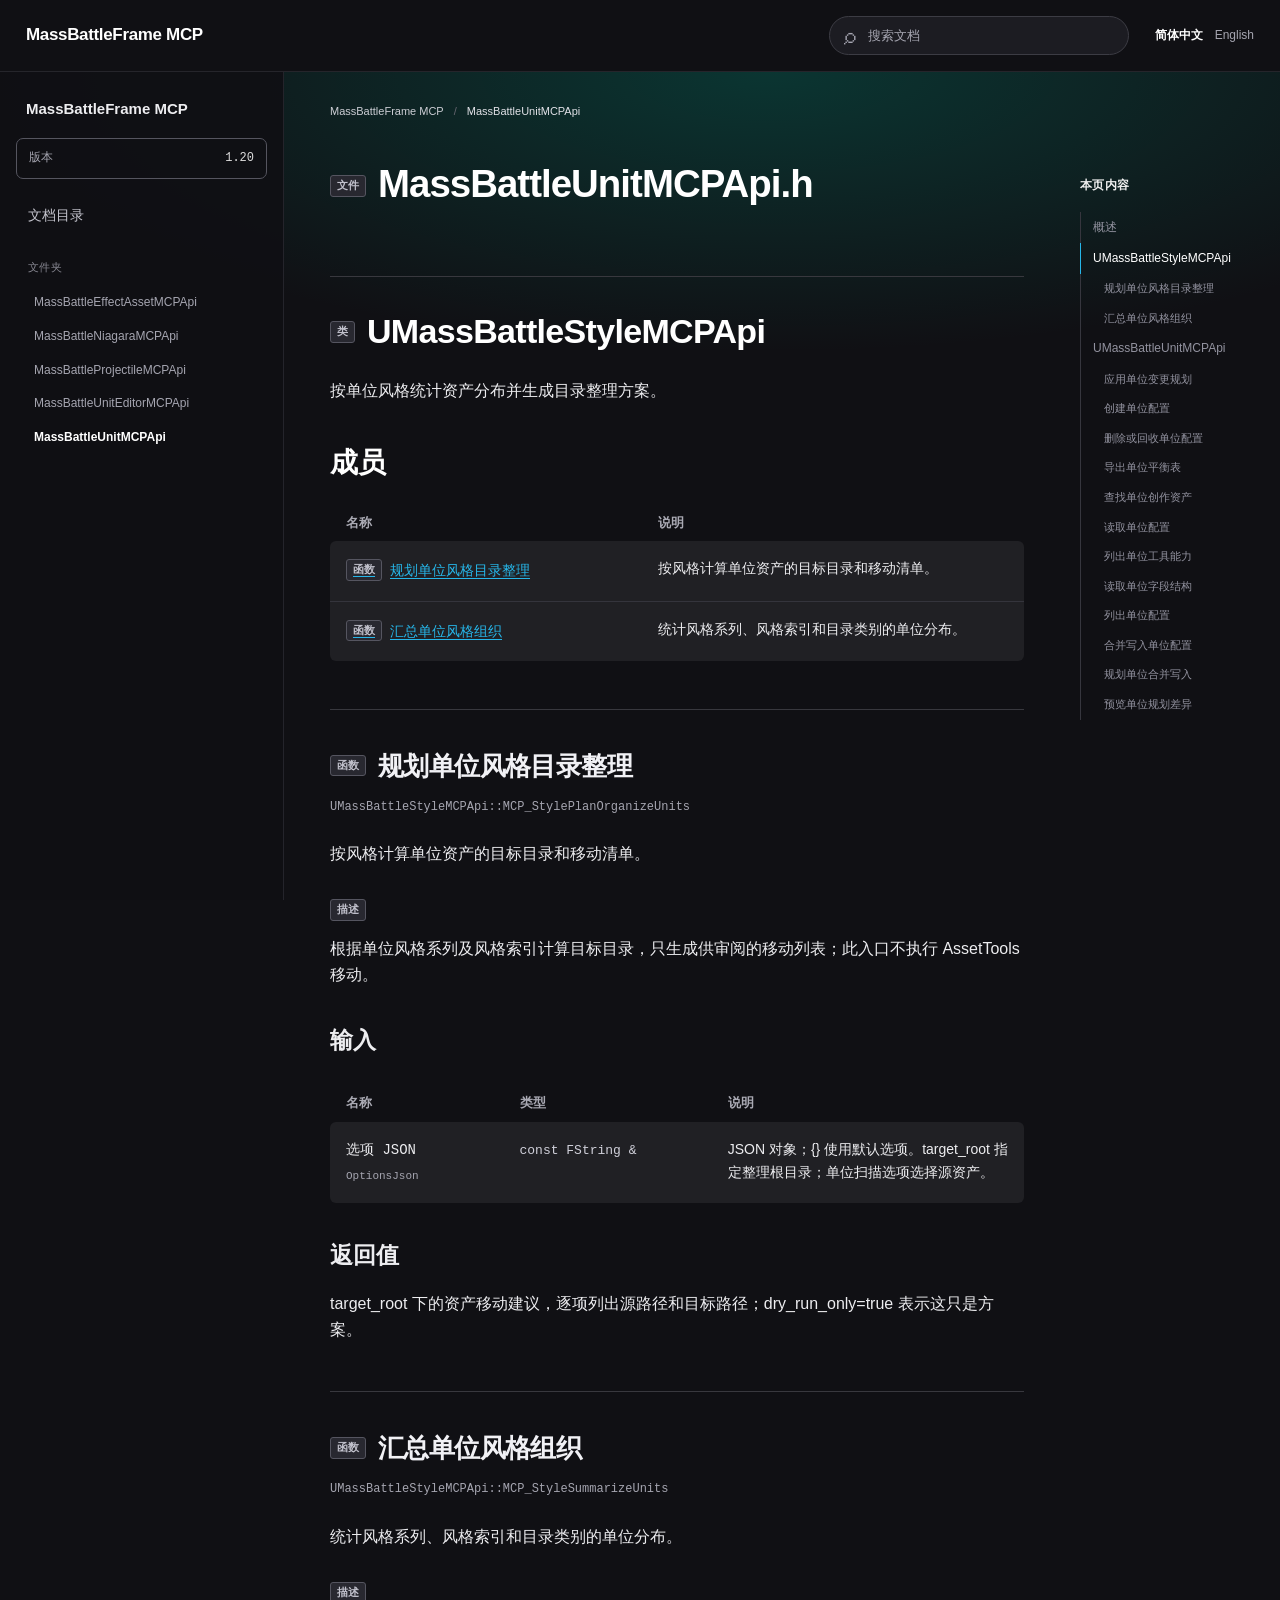
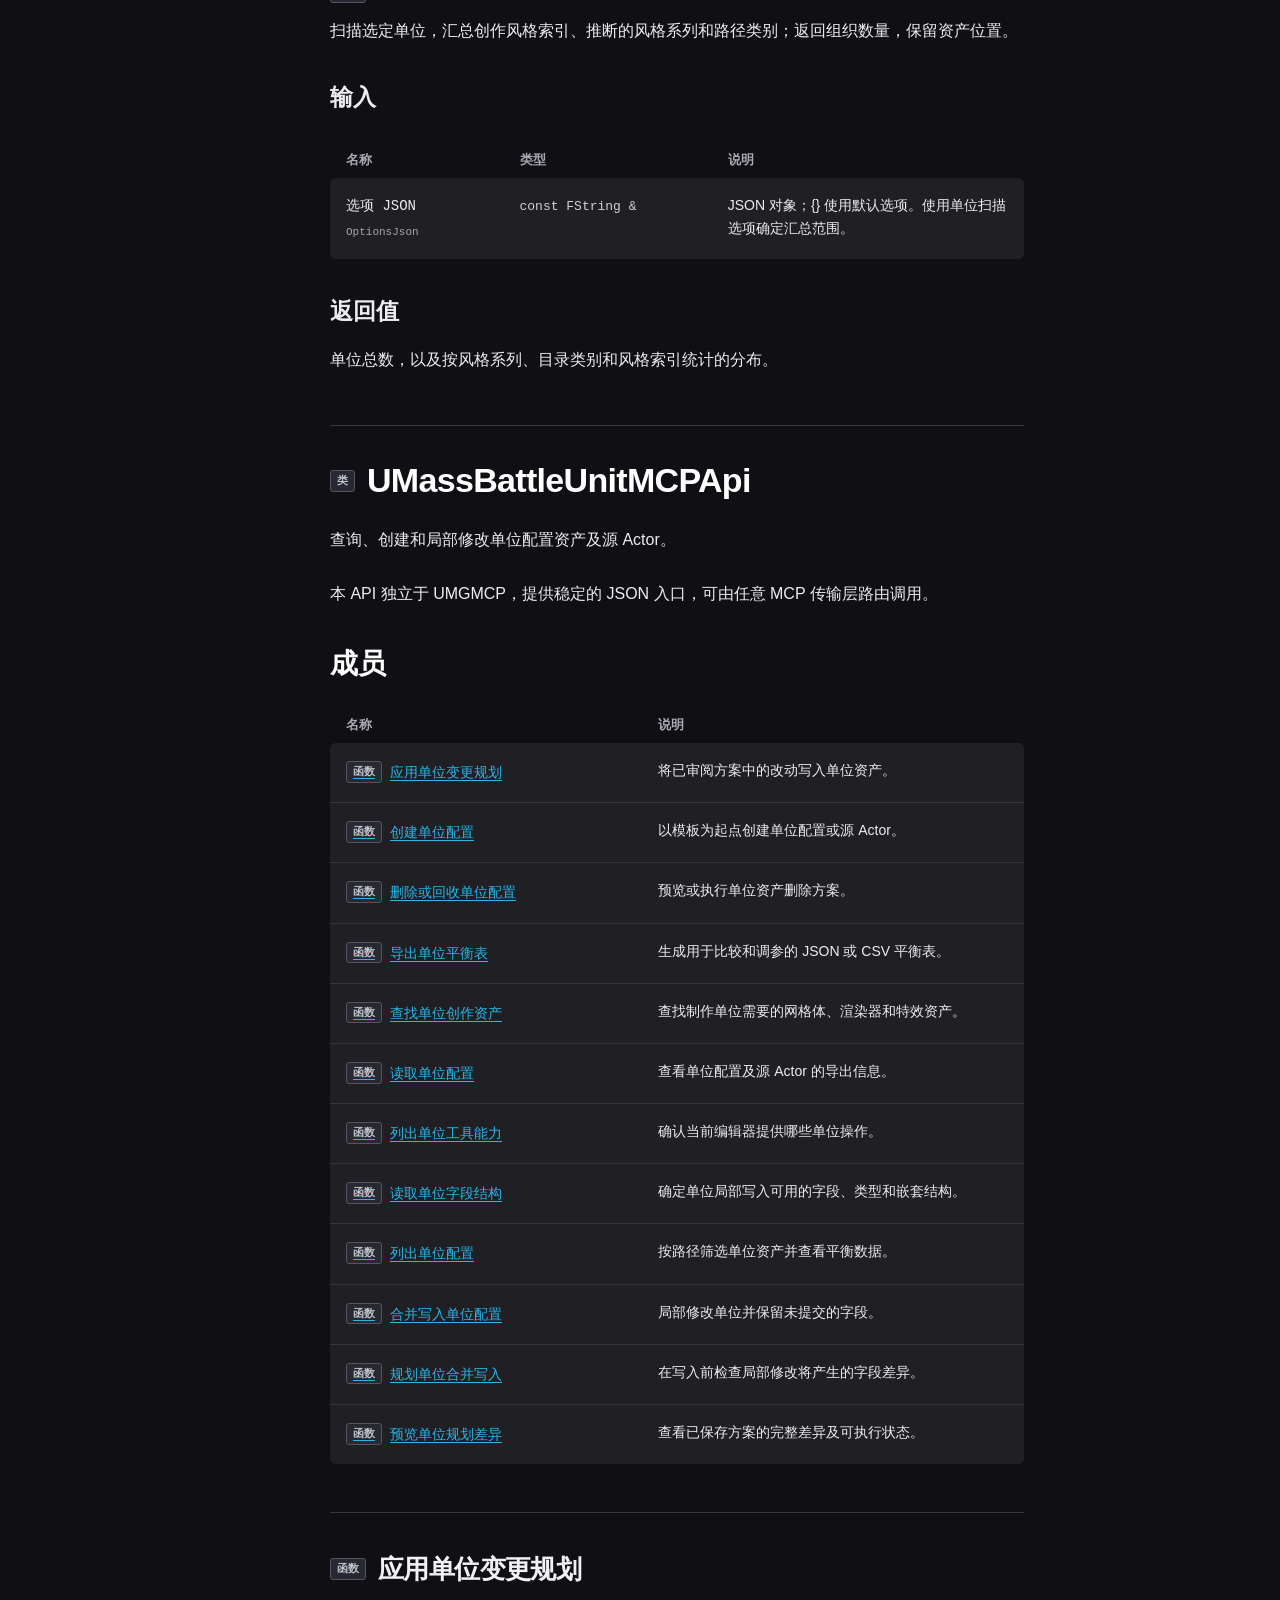
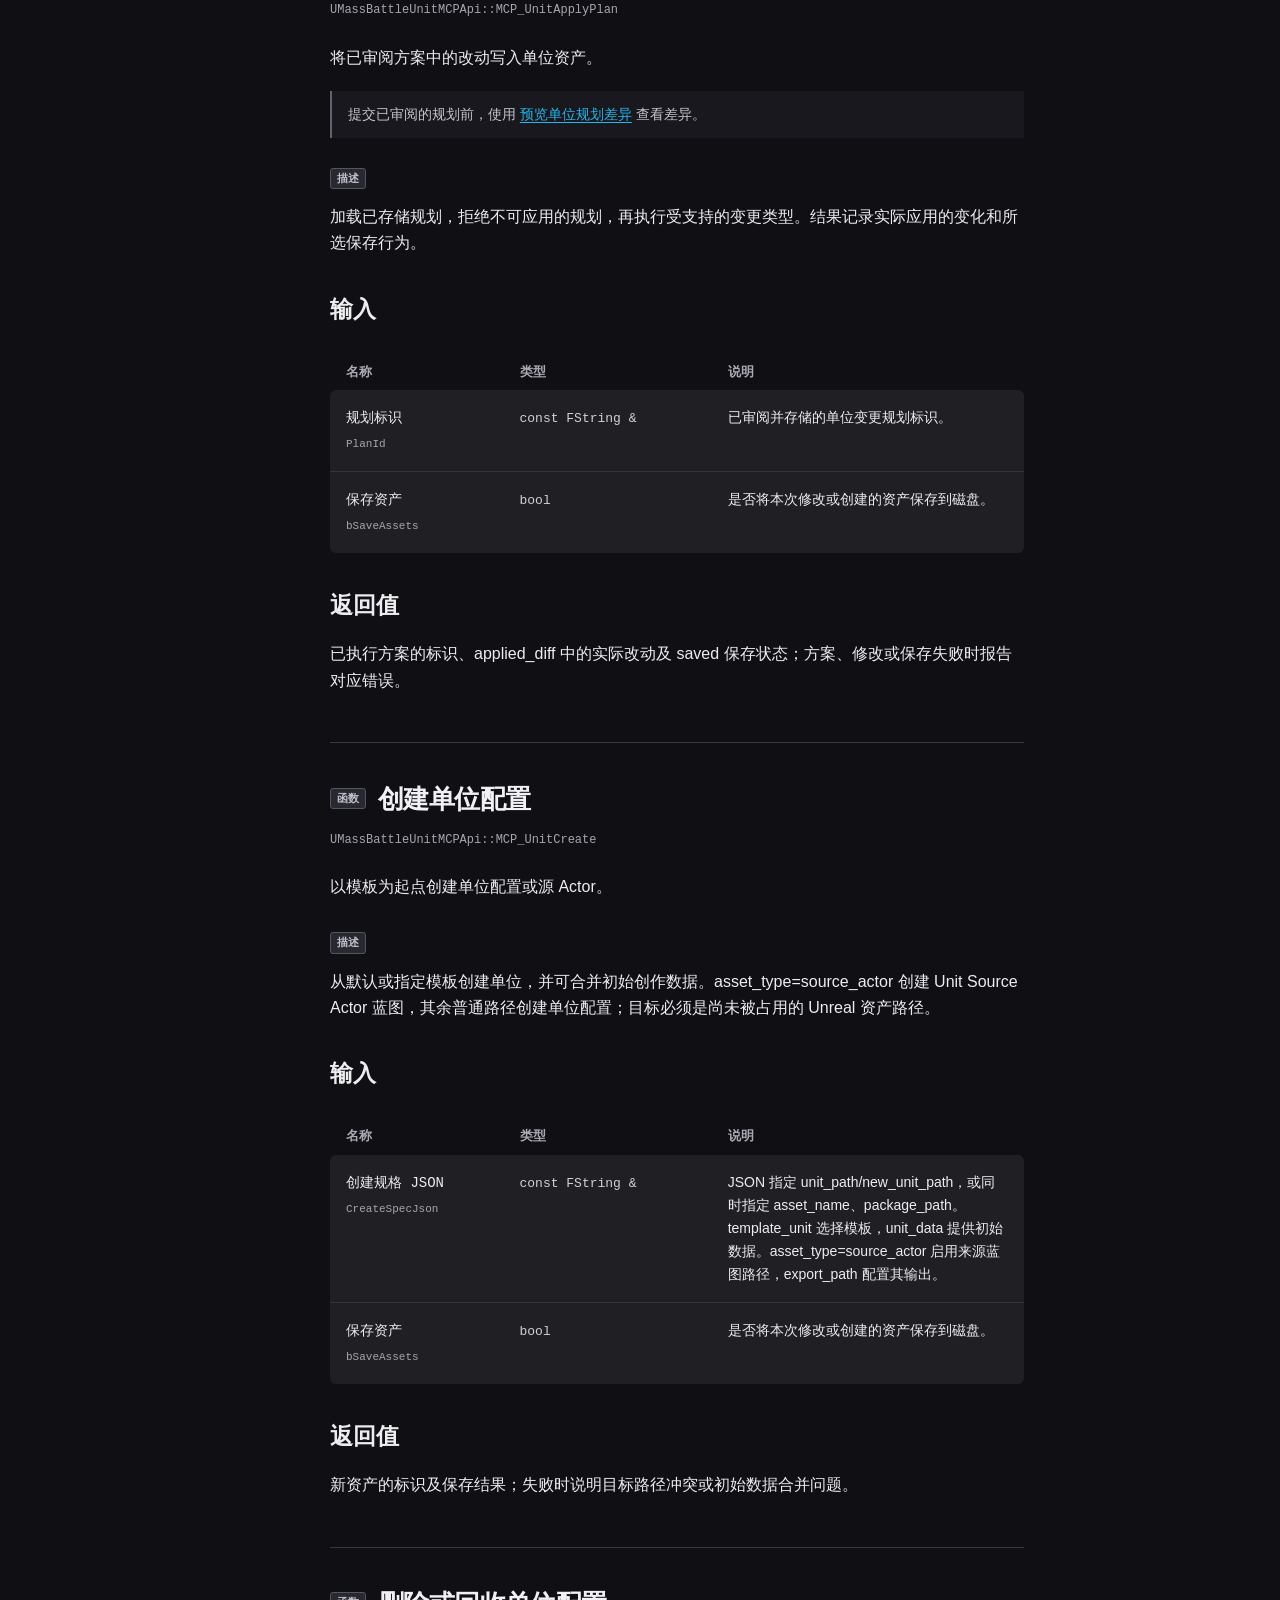
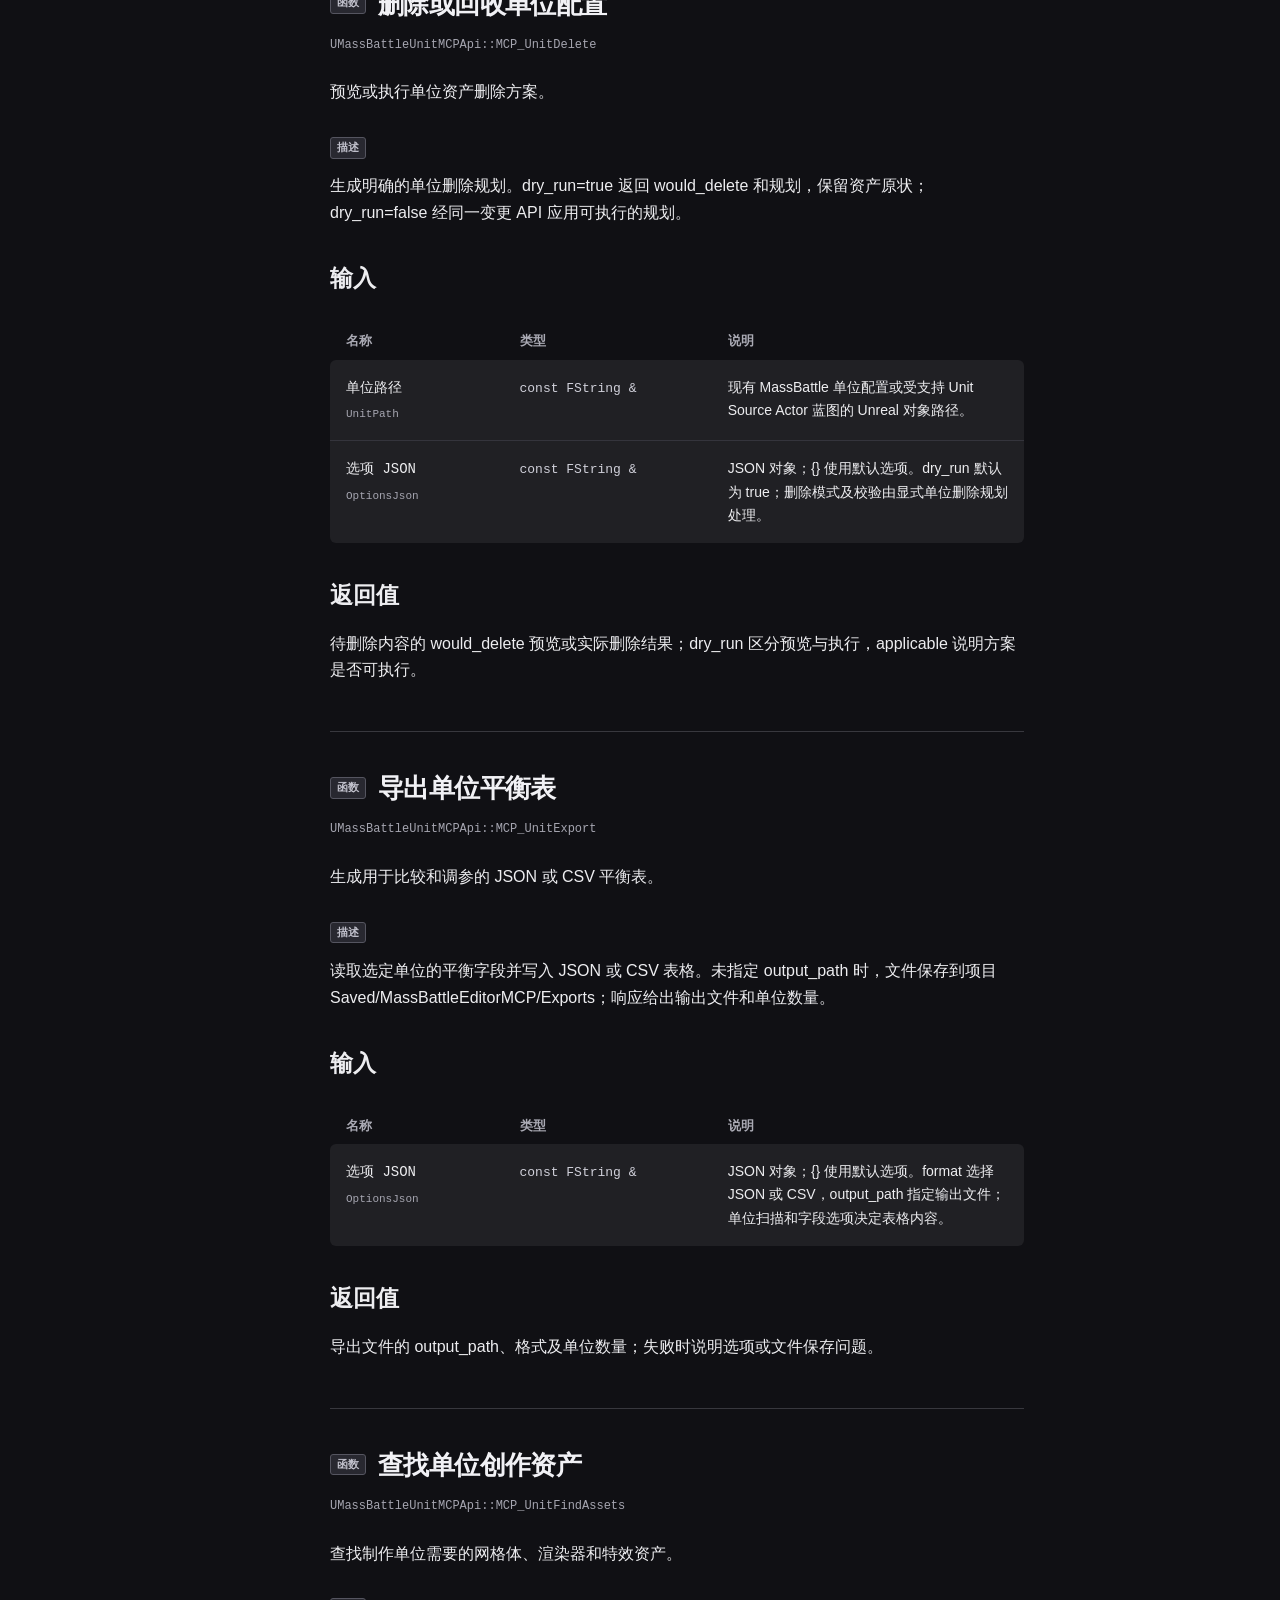
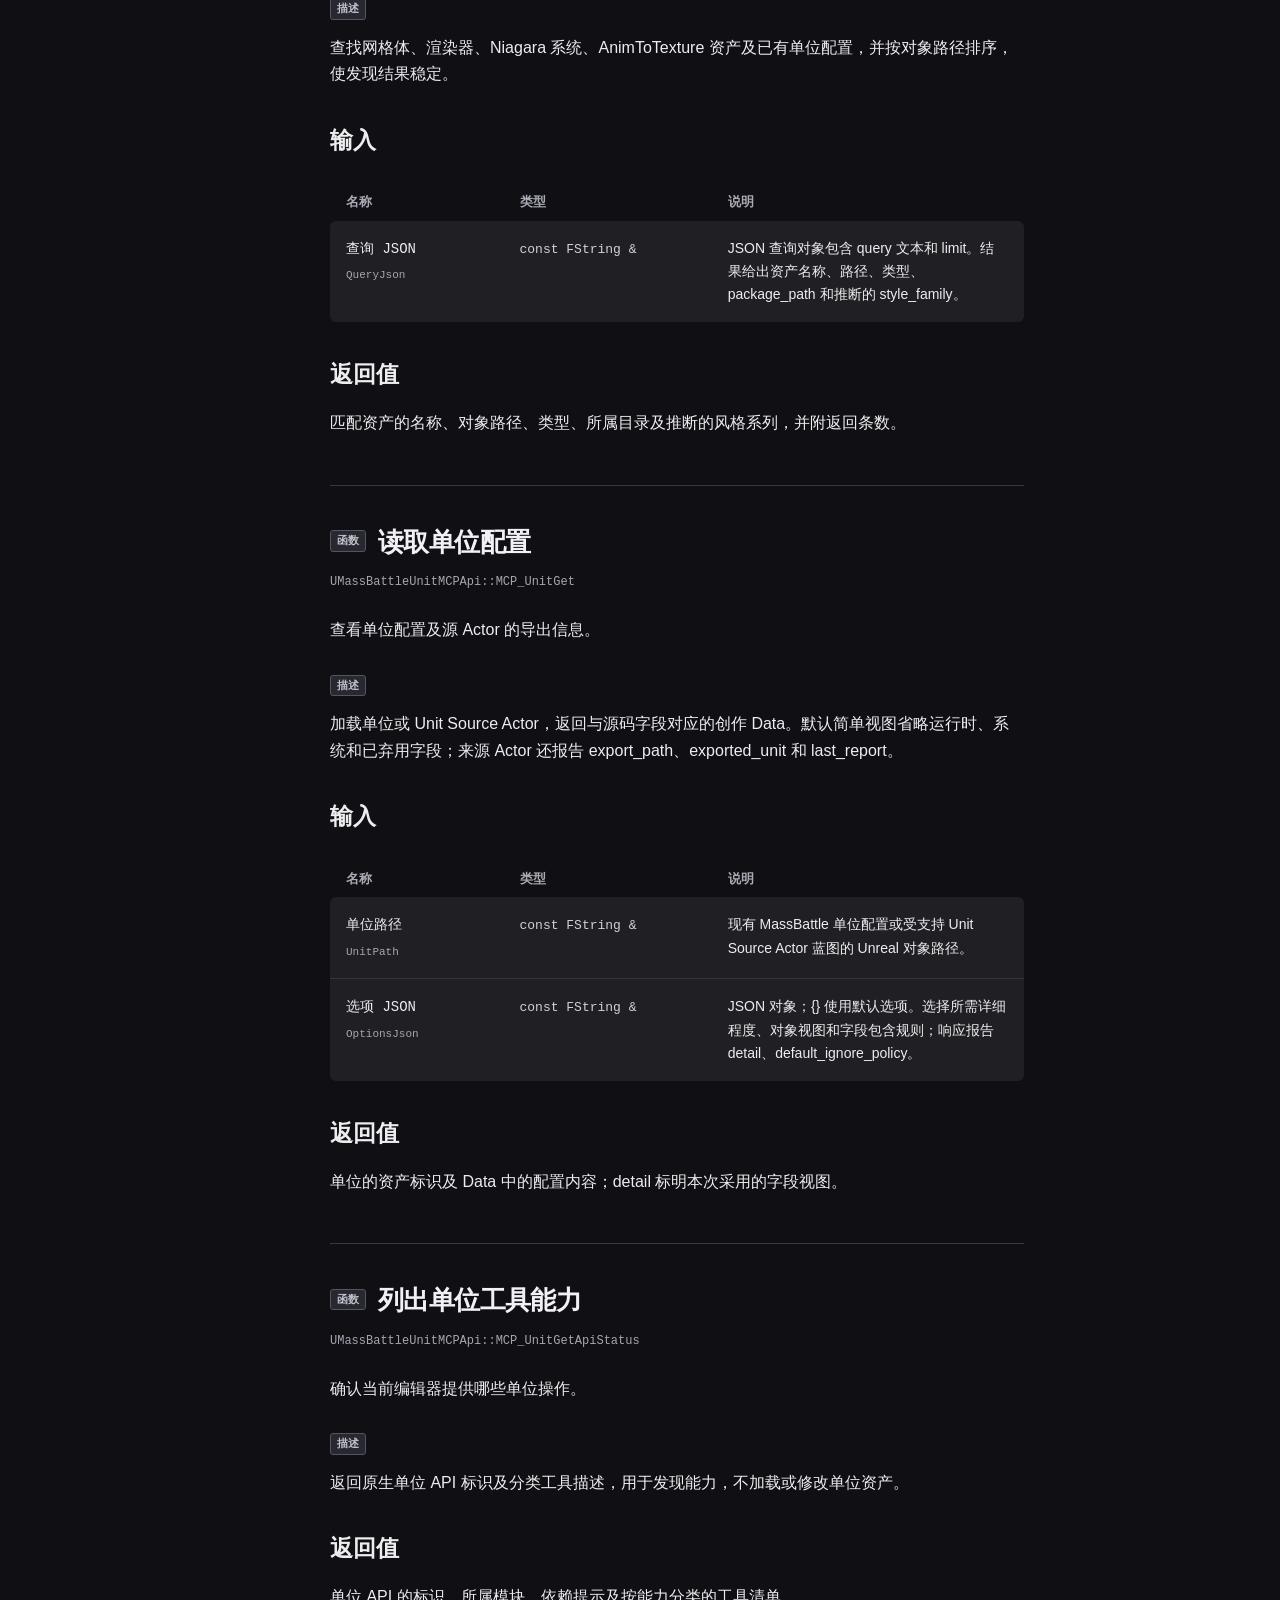
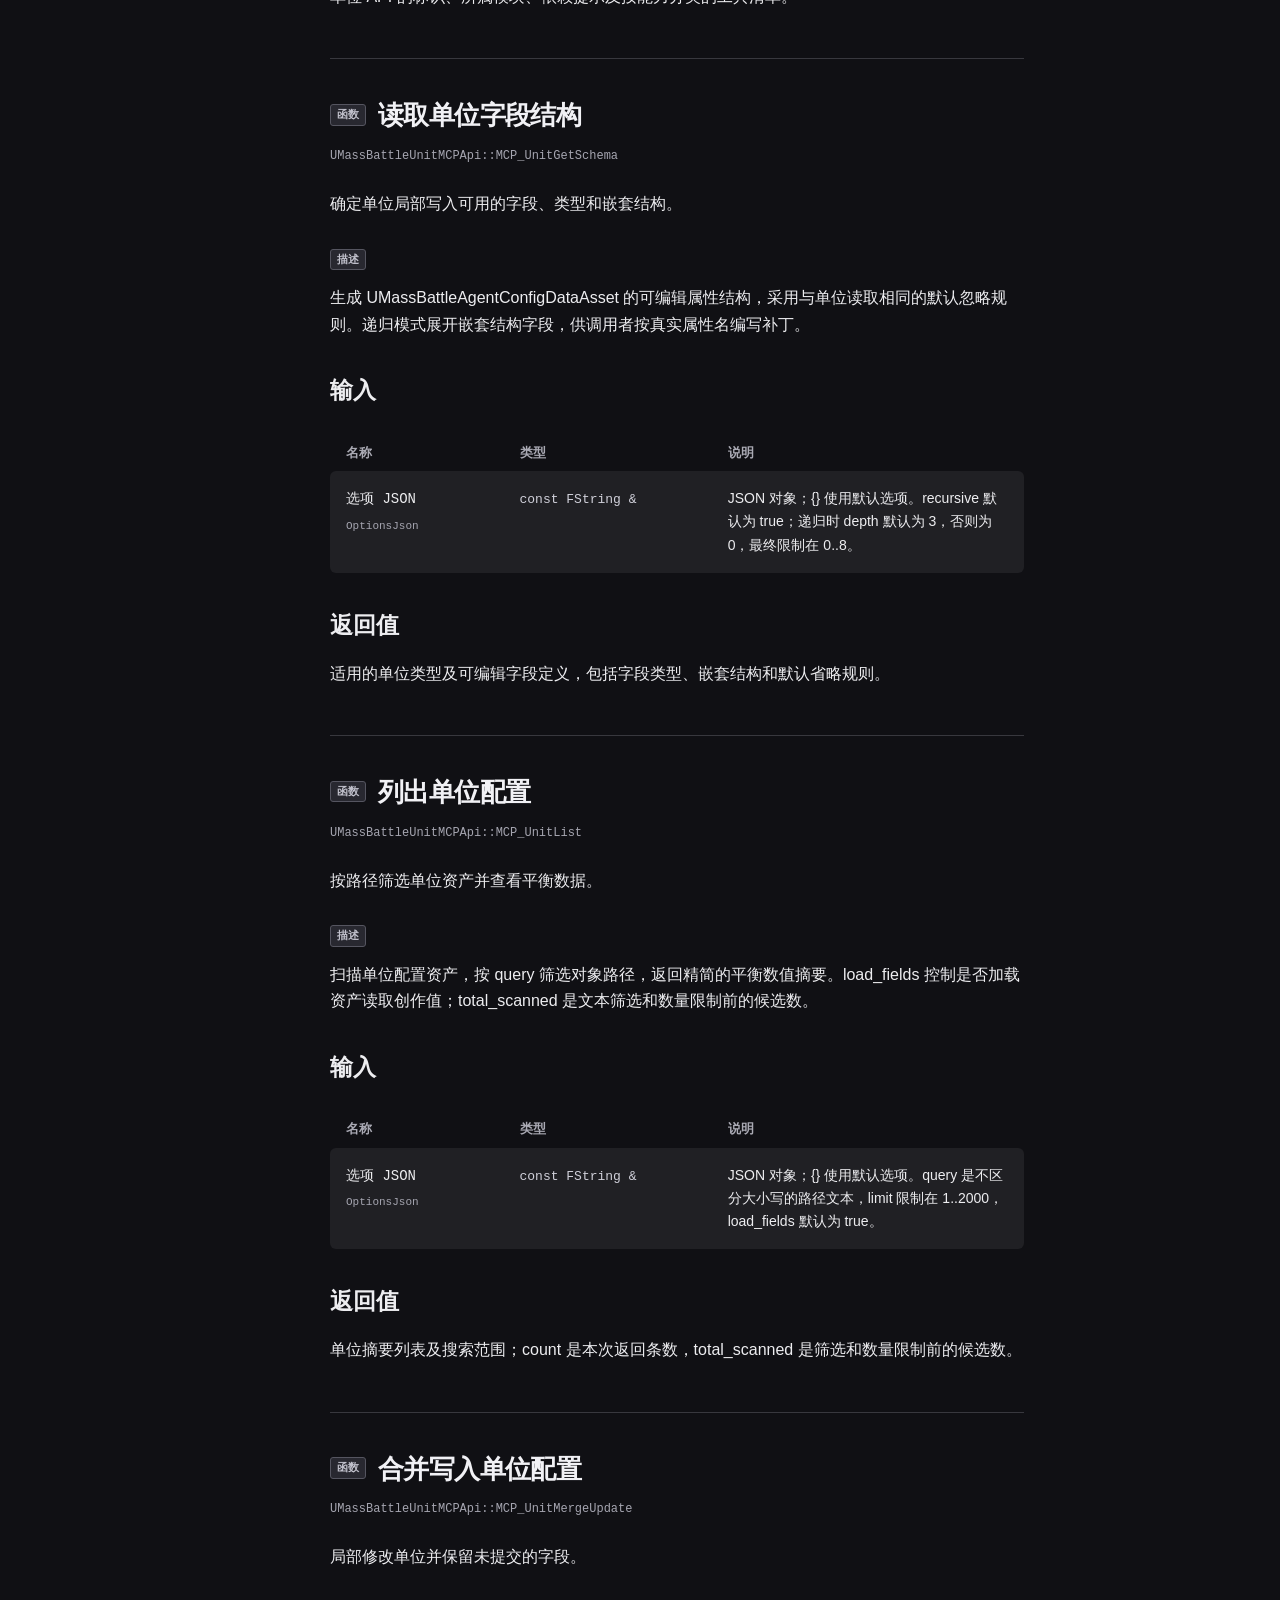
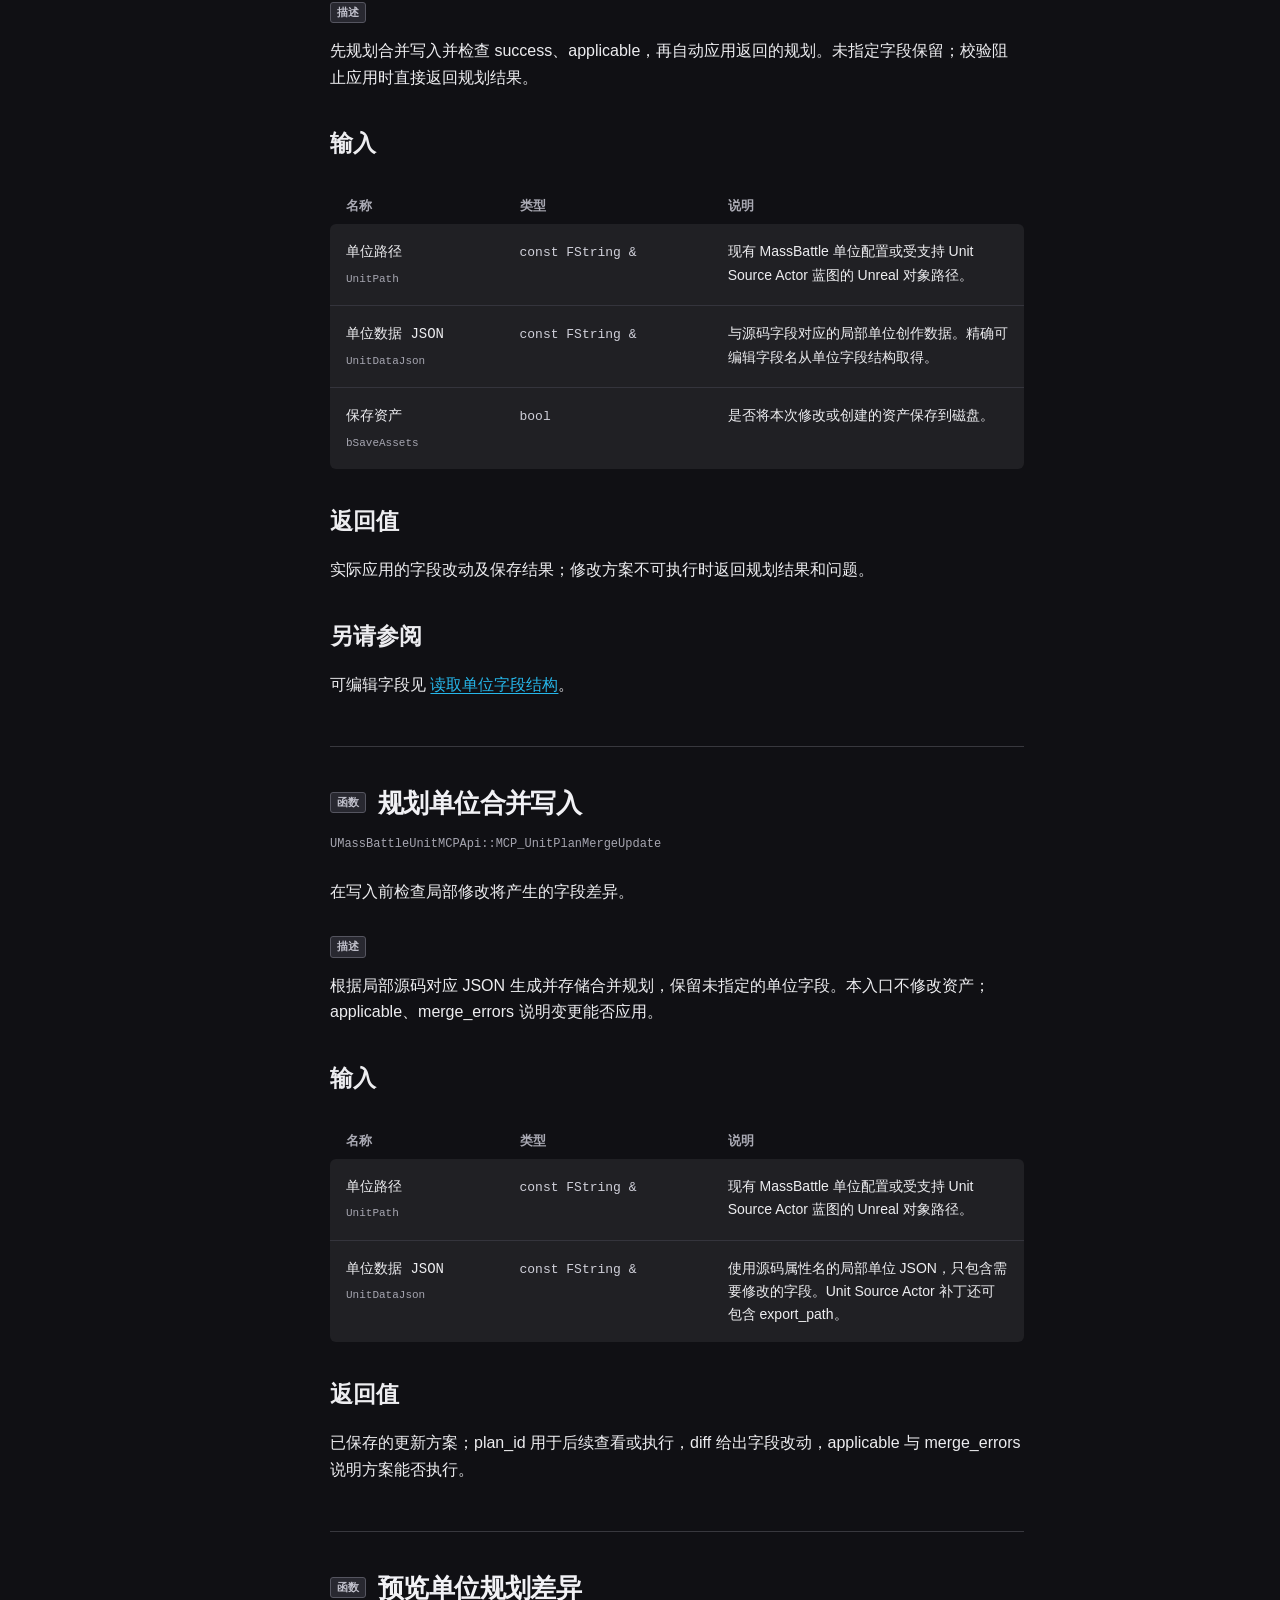
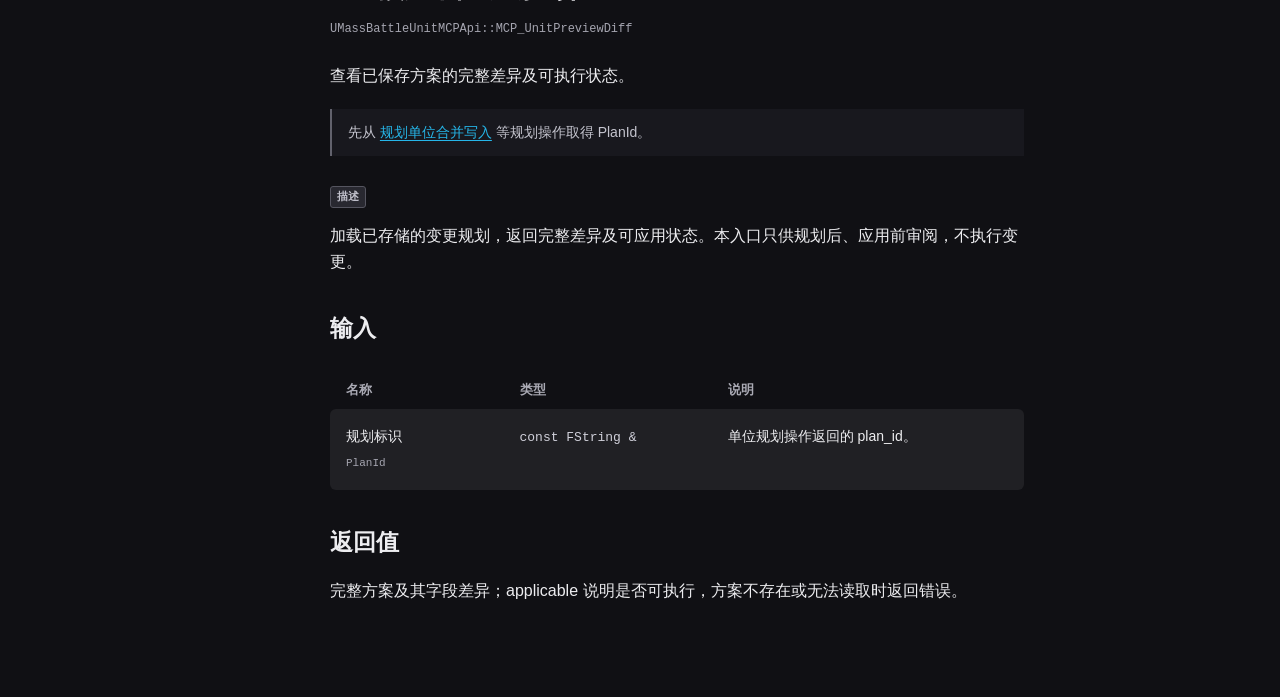
<file: user/zh-CN/API--item-d1b51fcabf11eae3.html>
<!doctype html><html lang="zh-CN"><head><meta charset="utf-8"><meta name="viewport" content="width=device-width,initial-scale=1"><title>MassBattleFrame MCP · MassBattleUnitMCPApi</title><link rel="stylesheet" href="../../assets/site.css?v=3b2268ddff83"><script defer src="../../assets/site.js?v=3b2268ddff83"></script></head><body>
<a class="skip-link" href="#main-content">跳转到正文</a>
<header><button class="menu-toggle" aria-controls="project-navigation" aria-expanded="false">☰ 目录</button><a class="brand" href="index.html">MassBattleFrame MCP</a><div class="header-search"><label class="search"><span aria-hidden="true">⌕</span><input id="search" type="search" placeholder="搜索文档" aria-label="搜索文档"></label><div id="search-results" hidden></div></div><nav class="languages"><a aria-current="page" href="../zh-CN/API--item-d1b51fcabf11eae3.html">简体中文</a><a href="../en/API--item-d1b51fcabf11eae3.html">English</a></nav></header>
<aside class="sidebar" id="project-navigation"><div class="sidebar-title">MassBattleFrame MCP</div><div class="version"><span>版本</span><strong>1.20</strong></div><nav aria-label="目录"><a class="nav-home" href="index.html">文档目录</a><div class="nav-caption">文件夹</div><ul class="document-items"><li><a href="API--item-157806bdfc02007a.html">MassBattleEffectAssetMCPApi</a></li><li><a href="API--item-f8cca041032d4fc7.html">MassBattleNiagaraMCPApi</a></li><li><a href="API--item-e8ef5912931458ab.html">MassBattleProjectileMCPApi</a></li><li><a href="API--item-fc91a2fbf0981fb9.html">MassBattleUnitEditorMCPApi</a></li><li><a href="API--item-d1b51fcabf11eae3.html" aria-current="page">MassBattleUnitMCPApi</a></li></ul></nav></aside>
<main id="main-content" tabindex="-1"><nav class="breadcrumbs" aria-label="项目文档"><a href="index.html">MassBattleFrame MCP</a><span>/</span><span>MassBattleUnitMCPApi</span></nav><section class="file-overview" id="overview"><div class="page-heading"><span class="entity-label">文件</span><h1>MassBattleUnitMCPApi.h</h1></div></section><section class="class-section" data-kind="class" id="class-918ec60b1aea475d"><div class="class-heading"><span class="entity-label">类</span><h2>UMassBattleStyleMCPApi</h2></div><div class="class-members"><article class="api-card type-summary" id="42563a962229e9245764506d"><p class="brief">按单位风格统计资产分布并生成目录整理方案。</p></article><table class="member-index"><caption>成员</caption><thead><tr><th scope="col">名称</th><th scope="col">说明</th></tr></thead><tbody><tr><td><a href="#d4646de84643b992c382d68b"><span class="entity-label">函数</span><code class="function-signature">规划单位风格目录整理</code></a></td><td>按风格计算单位资产的目标目录和移动清单。</td></tr><tr><td><a href="#6e532f452a683bce1d9d0456"><span class="entity-label">函数</span><code class="function-signature">汇总单位风格组织</code></a></td><td>统计风格系列、风格索引和目录类别的单位分布。</td></tr></tbody></table><article class="api-card" id="d4646de84643b992c382d68b"><div class="api-heading"><span class="entity-label">函数</span><h3><code class="function-signature">规划单位风格目录整理</code></h3></div><code class="api-name">UMassBattleStyleMCPApi::MCP_StylePlanOrganizeUnits</code><p class="brief">按风格计算单位资产的目标目录和移动清单。</p><section class="api-details"><span class="entity-label">描述</span><p>根据单位风格系列及风格索引计算目标目录，只生成供审阅的移动列表；此入口不执行 AssetTools 移动。</p></section><h3>输入</h3><table class="parameters"><thead><tr><th scope="col">名称</th><th scope="col">类型</th><th scope="col">说明</th></tr></thead><tbody><tr><th scope="row"><code class="parameter-name">选项 JSON</code><code class="parameter-native">OptionsJson</code></th><td><code class="type">const FString &amp;</code></td><td>JSON 对象；{} 使用默认选项。target_root 指定整理根目录；单位扫描选项选择源资产。</td></tr></tbody></table><h3>返回值</h3><p>target_root 下的资产移动建议，逐项列出源路径和目标路径；dry_run_only=true 表示这只是方案。</p></article><article class="api-card" id="6e532f452a683bce1d9d0456"><div class="api-heading"><span class="entity-label">函数</span><h3><code class="function-signature">汇总单位风格组织</code></h3></div><code class="api-name">UMassBattleStyleMCPApi::MCP_StyleSummarizeUnits</code><p class="brief">统计风格系列、风格索引和目录类别的单位分布。</p><section class="api-details"><span class="entity-label">描述</span><p>扫描选定单位，汇总创作风格索引、推断的风格系列和路径类别；返回组织数量，保留资产位置。</p></section><h3>输入</h3><table class="parameters"><thead><tr><th scope="col">名称</th><th scope="col">类型</th><th scope="col">说明</th></tr></thead><tbody><tr><th scope="row"><code class="parameter-name">选项 JSON</code><code class="parameter-native">OptionsJson</code></th><td><code class="type">const FString &amp;</code></td><td>JSON 对象；{} 使用默认选项。使用单位扫描选项确定汇总范围。</td></tr></tbody></table><h3>返回值</h3><p>单位总数，以及按风格系列、目录类别和风格索引统计的分布。</p></article></div></section><section class="class-section" data-kind="class" id="class-c8cc0800689e6484"><div class="class-heading"><span class="entity-label">类</span><h2>UMassBattleUnitMCPApi</h2></div><div class="class-members"><article class="api-card type-summary" id="e447a21781410439a3eb4807"><p class="brief">查询、创建和局部修改单位配置资产及源 Actor。</p><section class="api-details"><p>本 API 独立于 UMGMCP，提供稳定的 JSON 入口，可由任意 MCP 传输层路由调用。</p></section></article><table class="member-index"><caption>成员</caption><thead><tr><th scope="col">名称</th><th scope="col">说明</th></tr></thead><tbody><tr><td><a href="#7b779567d9d6cabf5c6056f9"><span class="entity-label">函数</span><code class="function-signature">应用单位变更规划</code></a></td><td>将已审阅方案中的改动写入单位资产。</td></tr><tr><td><a href="#c984d38817739fb8647bc21b"><span class="entity-label">函数</span><code class="function-signature">创建单位配置</code></a></td><td>以模板为起点创建单位配置或源 Actor。</td></tr><tr><td><a href="#3467883ba4fc1ad77711d87d"><span class="entity-label">函数</span><code class="function-signature">删除或回收单位配置</code></a></td><td>预览或执行单位资产删除方案。</td></tr><tr><td><a href="#6520fcd2dafd24ca7beaf44c"><span class="entity-label">函数</span><code class="function-signature">导出单位平衡表</code></a></td><td>生成用于比较和调参的 JSON 或 CSV 平衡表。</td></tr><tr><td><a href="#c9038103dd9cd30c636091f3"><span class="entity-label">函数</span><code class="function-signature">查找单位创作资产</code></a></td><td>查找制作单位需要的网格体、渲染器和特效资产。</td></tr><tr><td><a href="#70cb383a77dbbd99fc641365"><span class="entity-label">函数</span><code class="function-signature">读取单位配置</code></a></td><td>查看单位配置及源 Actor 的导出信息。</td></tr><tr><td><a href="#bcb1c45cee3e0fa375ae54f0"><span class="entity-label">函数</span><code class="function-signature">列出单位工具能力</code></a></td><td>确认当前编辑器提供哪些单位操作。</td></tr><tr><td><a href="#75df77daf143abcbe739d1ac"><span class="entity-label">函数</span><code class="function-signature">读取单位字段结构</code></a></td><td>确定单位局部写入可用的字段、类型和嵌套结构。</td></tr><tr><td><a href="#e4ecdc9e9ad4af21cb7a0133"><span class="entity-label">函数</span><code class="function-signature">列出单位配置</code></a></td><td>按路径筛选单位资产并查看平衡数据。</td></tr><tr><td><a href="#44d8610c3495cb324c333576"><span class="entity-label">函数</span><code class="function-signature">合并写入单位配置</code></a></td><td>局部修改单位并保留未提交的字段。</td></tr><tr><td><a href="#1352dc5db4096033a86c953b"><span class="entity-label">函数</span><code class="function-signature">规划单位合并写入</code></a></td><td>在写入前检查局部修改将产生的字段差异。</td></tr><tr><td><a href="#7a05a9ee35a81326094b0c55"><span class="entity-label">函数</span><code class="function-signature">预览单位规划差异</code></a></td><td>查看已保存方案的完整差异及可执行状态。</td></tr></tbody></table><article class="api-card" id="7b779567d9d6cabf5c6056f9"><div class="api-heading"><span class="entity-label">函数</span><h3><code class="function-signature">应用单位变更规划</code></h3></div><code class="api-name">UMassBattleUnitMCPApi::MCP_UnitApplyPlan</code><p class="brief">将已审阅方案中的改动写入单位资产。</p><aside class="usage-guidance"><p>提交已审阅的规划前，使用 <a class="api-ref" href="API--item-d1b51fcabf11eae3.html#7a05a9ee35a81326094b0c55" title="UMassBattleUnitMCPApi::MCP_UnitPreviewDiff — 点击查看接口说明"><code>预览单位规划差异</code></a> 查看差异。</p></aside><section class="api-details"><span class="entity-label">描述</span><p>加载已存储规划，拒绝不可应用的规划，再执行受支持的变更类型。结果记录实际应用的变化和所选保存行为。</p></section><h3>输入</h3><table class="parameters"><thead><tr><th scope="col">名称</th><th scope="col">类型</th><th scope="col">说明</th></tr></thead><tbody><tr><th scope="row"><code class="parameter-name">规划标识</code><code class="parameter-native">PlanId</code></th><td><code class="type">const FString &amp;</code></td><td>已审阅并存储的单位变更规划标识。</td></tr><tr><th scope="row"><code class="parameter-name">保存资产</code><code class="parameter-native">bSaveAssets</code></th><td><code class="type">bool</code></td><td>是否将本次修改或创建的资产保存到磁盘。</td></tr></tbody></table><h3>返回值</h3><p>已执行方案的标识、applied_diff 中的实际改动及 saved 保存状态；方案、修改或保存失败时报告对应错误。</p></article><article class="api-card" id="c984d38817739fb8647bc21b"><div class="api-heading"><span class="entity-label">函数</span><h3><code class="function-signature">创建单位配置</code></h3></div><code class="api-name">UMassBattleUnitMCPApi::MCP_UnitCreate</code><p class="brief">以模板为起点创建单位配置或源 Actor。</p><section class="api-details"><span class="entity-label">描述</span><p>从默认或指定模板创建单位，并可合并初始创作数据。asset_type=source_actor 创建 Unit Source Actor 蓝图，其余普通路径创建单位配置；目标必须是尚未被占用的 Unreal 资产路径。</p></section><h3>输入</h3><table class="parameters"><thead><tr><th scope="col">名称</th><th scope="col">类型</th><th scope="col">说明</th></tr></thead><tbody><tr><th scope="row"><code class="parameter-name">创建规格 JSON</code><code class="parameter-native">CreateSpecJson</code></th><td><code class="type">const FString &amp;</code></td><td>JSON 指定 unit_path/new_unit_path，或同时指定 asset_name、package_path。template_unit 选择模板，unit_data 提供初始数据。asset_type=source_actor 启用来源蓝图路径，export_path 配置其输出。</td></tr><tr><th scope="row"><code class="parameter-name">保存资产</code><code class="parameter-native">bSaveAssets</code></th><td><code class="type">bool</code></td><td>是否将本次修改或创建的资产保存到磁盘。</td></tr></tbody></table><h3>返回值</h3><p>新资产的标识及保存结果；失败时说明目标路径冲突或初始数据合并问题。</p></article><article class="api-card" id="3467883ba4fc1ad77711d87d"><div class="api-heading"><span class="entity-label">函数</span><h3><code class="function-signature">删除或回收单位配置</code></h3></div><code class="api-name">UMassBattleUnitMCPApi::MCP_UnitDelete</code><p class="brief">预览或执行单位资产删除方案。</p><section class="api-details"><span class="entity-label">描述</span><p>生成明确的单位删除规划。dry_run=true 返回 would_delete 和规划，保留资产原状；dry_run=false 经同一变更 API 应用可执行的规划。</p></section><h3>输入</h3><table class="parameters"><thead><tr><th scope="col">名称</th><th scope="col">类型</th><th scope="col">说明</th></tr></thead><tbody><tr><th scope="row"><code class="parameter-name">单位路径</code><code class="parameter-native">UnitPath</code></th><td><code class="type">const FString &amp;</code></td><td>现有 MassBattle 单位配置或受支持 Unit Source Actor 蓝图的 Unreal 对象路径。</td></tr><tr><th scope="row"><code class="parameter-name">选项 JSON</code><code class="parameter-native">OptionsJson</code></th><td><code class="type">const FString &amp;</code></td><td>JSON 对象；{} 使用默认选项。dry_run 默认为 true；删除模式及校验由显式单位删除规划处理。</td></tr></tbody></table><h3>返回值</h3><p>待删除内容的 would_delete 预览或实际删除结果；dry_run 区分预览与执行，applicable 说明方案是否可执行。</p></article><article class="api-card" id="6520fcd2dafd24ca7beaf44c"><div class="api-heading"><span class="entity-label">函数</span><h3><code class="function-signature">导出单位平衡表</code></h3></div><code class="api-name">UMassBattleUnitMCPApi::MCP_UnitExport</code><p class="brief">生成用于比较和调参的 JSON 或 CSV 平衡表。</p><section class="api-details"><span class="entity-label">描述</span><p>读取选定单位的平衡字段并写入 JSON 或 CSV 表格。未指定 output_path 时，文件保存到项目 Saved/MassBattleEditorMCP/Exports；响应给出输出文件和单位数量。</p></section><h3>输入</h3><table class="parameters"><thead><tr><th scope="col">名称</th><th scope="col">类型</th><th scope="col">说明</th></tr></thead><tbody><tr><th scope="row"><code class="parameter-name">选项 JSON</code><code class="parameter-native">OptionsJson</code></th><td><code class="type">const FString &amp;</code></td><td>JSON 对象；{} 使用默认选项。format 选择 JSON 或 CSV，output_path 指定输出文件；单位扫描和字段选项决定表格内容。</td></tr></tbody></table><h3>返回值</h3><p>导出文件的 output_path、格式及单位数量；失败时说明选项或文件保存问题。</p></article><article class="api-card" id="c9038103dd9cd30c636091f3"><div class="api-heading"><span class="entity-label">函数</span><h3><code class="function-signature">查找单位创作资产</code></h3></div><code class="api-name">UMassBattleUnitMCPApi::MCP_UnitFindAssets</code><p class="brief">查找制作单位需要的网格体、渲染器和特效资产。</p><section class="api-details"><span class="entity-label">描述</span><p>查找网格体、渲染器、Niagara 系统、AnimToTexture 资产及已有单位配置，并按对象路径排序，使发现结果稳定。</p></section><h3>输入</h3><table class="parameters"><thead><tr><th scope="col">名称</th><th scope="col">类型</th><th scope="col">说明</th></tr></thead><tbody><tr><th scope="row"><code class="parameter-name">查询 JSON</code><code class="parameter-native">QueryJson</code></th><td><code class="type">const FString &amp;</code></td><td>JSON 查询对象包含 query 文本和 limit。结果给出资产名称、路径、类型、package_path 和推断的 style_family。</td></tr></tbody></table><h3>返回值</h3><p>匹配资产的名称、对象路径、类型、所属目录及推断的风格系列，并附返回条数。</p></article><article class="api-card" id="70cb383a77dbbd99fc641365"><div class="api-heading"><span class="entity-label">函数</span><h3><code class="function-signature">读取单位配置</code></h3></div><code class="api-name">UMassBattleUnitMCPApi::MCP_UnitGet</code><p class="brief">查看单位配置及源 Actor 的导出信息。</p><section class="api-details"><span class="entity-label">描述</span><p>加载单位或 Unit Source Actor，返回与源码字段对应的创作 Data。默认简单视图省略运行时、系统和已弃用字段；来源 Actor 还报告 export_path、exported_unit 和 last_report。</p></section><h3>输入</h3><table class="parameters"><thead><tr><th scope="col">名称</th><th scope="col">类型</th><th scope="col">说明</th></tr></thead><tbody><tr><th scope="row"><code class="parameter-name">单位路径</code><code class="parameter-native">UnitPath</code></th><td><code class="type">const FString &amp;</code></td><td>现有 MassBattle 单位配置或受支持 Unit Source Actor 蓝图的 Unreal 对象路径。</td></tr><tr><th scope="row"><code class="parameter-name">选项 JSON</code><code class="parameter-native">OptionsJson</code></th><td><code class="type">const FString &amp;</code></td><td>JSON 对象；{} 使用默认选项。选择所需详细程度、对象视图和字段包含规则；响应报告 detail、default_ignore_policy。</td></tr></tbody></table><h3>返回值</h3><p>单位的资产标识及 Data 中的配置内容；detail 标明本次采用的字段视图。</p></article><article class="api-card" id="bcb1c45cee3e0fa375ae54f0"><div class="api-heading"><span class="entity-label">函数</span><h3><code class="function-signature">列出单位工具能力</code></h3></div><code class="api-name">UMassBattleUnitMCPApi::MCP_UnitGetApiStatus</code><p class="brief">确认当前编辑器提供哪些单位操作。</p><section class="api-details"><span class="entity-label">描述</span><p>返回原生单位 API 标识及分类工具描述，用于发现能力，不加载或修改单位资产。</p></section><h3>返回值</h3><p>单位 API 的标识、所属模块、依赖提示及按能力分类的工具清单。</p></article><article class="api-card" id="75df77daf143abcbe739d1ac"><div class="api-heading"><span class="entity-label">函数</span><h3><code class="function-signature">读取单位字段结构</code></h3></div><code class="api-name">UMassBattleUnitMCPApi::MCP_UnitGetSchema</code><p class="brief">确定单位局部写入可用的字段、类型和嵌套结构。</p><section class="api-details"><span class="entity-label">描述</span><p>生成 UMassBattleAgentConfigDataAsset 的可编辑属性结构，采用与单位读取相同的默认忽略规则。递归模式展开嵌套结构字段，供调用者按真实属性名编写补丁。</p></section><h3>输入</h3><table class="parameters"><thead><tr><th scope="col">名称</th><th scope="col">类型</th><th scope="col">说明</th></tr></thead><tbody><tr><th scope="row"><code class="parameter-name">选项 JSON</code><code class="parameter-native">OptionsJson</code></th><td><code class="type">const FString &amp;</code></td><td>JSON 对象；{} 使用默认选项。recursive 默认为 true；递归时 depth 默认为 3，否则为 0，最终限制在 0..8。</td></tr></tbody></table><h3>返回值</h3><p>适用的单位类型及可编辑字段定义，包括字段类型、嵌套结构和默认省略规则。</p></article><article class="api-card" id="e4ecdc9e9ad4af21cb7a0133"><div class="api-heading"><span class="entity-label">函数</span><h3><code class="function-signature">列出单位配置</code></h3></div><code class="api-name">UMassBattleUnitMCPApi::MCP_UnitList</code><p class="brief">按路径筛选单位资产并查看平衡数据。</p><section class="api-details"><span class="entity-label">描述</span><p>扫描单位配置资产，按 query 筛选对象路径，返回精简的平衡数值摘要。load_fields 控制是否加载资产读取创作值；total_scanned 是文本筛选和数量限制前的候选数。</p></section><h3>输入</h3><table class="parameters"><thead><tr><th scope="col">名称</th><th scope="col">类型</th><th scope="col">说明</th></tr></thead><tbody><tr><th scope="row"><code class="parameter-name">选项 JSON</code><code class="parameter-native">OptionsJson</code></th><td><code class="type">const FString &amp;</code></td><td>JSON 对象；{} 使用默认选项。query 是不区分大小写的路径文本，limit 限制在 1..2000，load_fields 默认为 true。</td></tr></tbody></table><h3>返回值</h3><p>单位摘要列表及搜索范围；count 是本次返回条数，total_scanned 是筛选和数量限制前的候选数。</p></article><article class="api-card" id="44d8610c3495cb324c333576"><div class="api-heading"><span class="entity-label">函数</span><h3><code class="function-signature">合并写入单位配置</code></h3></div><code class="api-name">UMassBattleUnitMCPApi::MCP_UnitMergeUpdate</code><p class="brief">局部修改单位并保留未提交的字段。</p><section class="api-details"><span class="entity-label">描述</span><p>先规划合并写入并检查 success、applicable，再自动应用返回的规划。未指定字段保留；校验阻止应用时直接返回规划结果。</p></section><h3>输入</h3><table class="parameters"><thead><tr><th scope="col">名称</th><th scope="col">类型</th><th scope="col">说明</th></tr></thead><tbody><tr><th scope="row"><code class="parameter-name">单位路径</code><code class="parameter-native">UnitPath</code></th><td><code class="type">const FString &amp;</code></td><td>现有 MassBattle 单位配置或受支持 Unit Source Actor 蓝图的 Unreal 对象路径。</td></tr><tr><th scope="row"><code class="parameter-name">单位数据 JSON</code><code class="parameter-native">UnitDataJson</code></th><td><code class="type">const FString &amp;</code></td><td>与源码字段对应的局部单位创作数据。精确可编辑字段名从单位字段结构取得。</td></tr><tr><th scope="row"><code class="parameter-name">保存资产</code><code class="parameter-native">bSaveAssets</code></th><td><code class="type">bool</code></td><td>是否将本次修改或创建的资产保存到磁盘。</td></tr></tbody></table><h3>返回值</h3><p>实际应用的字段改动及保存结果；修改方案不可执行时返回规划结果和问题。</p><h3>另请参阅</h3><p>可编辑字段见 <a class="api-ref" href="API--item-d1b51fcabf11eae3.html#75df77daf143abcbe739d1ac" title="UMassBattleUnitMCPApi::MCP_UnitGetSchema — 点击查看接口说明"><code>读取单位字段结构</code></a>。</p></article><article class="api-card" id="1352dc5db4096033a86c953b"><div class="api-heading"><span class="entity-label">函数</span><h3><code class="function-signature">规划单位合并写入</code></h3></div><code class="api-name">UMassBattleUnitMCPApi::MCP_UnitPlanMergeUpdate</code><p class="brief">在写入前检查局部修改将产生的字段差异。</p><section class="api-details"><span class="entity-label">描述</span><p>根据局部源码对应 JSON 生成并存储合并规划，保留未指定的单位字段。本入口不修改资产；applicable、merge_errors 说明变更能否应用。</p></section><h3>输入</h3><table class="parameters"><thead><tr><th scope="col">名称</th><th scope="col">类型</th><th scope="col">说明</th></tr></thead><tbody><tr><th scope="row"><code class="parameter-name">单位路径</code><code class="parameter-native">UnitPath</code></th><td><code class="type">const FString &amp;</code></td><td>现有 MassBattle 单位配置或受支持 Unit Source Actor 蓝图的 Unreal 对象路径。</td></tr><tr><th scope="row"><code class="parameter-name">单位数据 JSON</code><code class="parameter-native">UnitDataJson</code></th><td><code class="type">const FString &amp;</code></td><td>使用源码属性名的局部单位 JSON，只包含需要修改的字段。Unit Source Actor 补丁还可包含 export_path。</td></tr></tbody></table><h3>返回值</h3><p>已保存的更新方案；plan_id 用于后续查看或执行，diff 给出字段改动，applicable 与 merge_errors 说明方案能否执行。</p></article><article class="api-card" id="7a05a9ee35a81326094b0c55"><div class="api-heading"><span class="entity-label">函数</span><h3><code class="function-signature">预览单位规划差异</code></h3></div><code class="api-name">UMassBattleUnitMCPApi::MCP_UnitPreviewDiff</code><p class="brief">查看已保存方案的完整差异及可执行状态。</p><aside class="usage-guidance"><p>先从 <a class="api-ref" href="API--item-d1b51fcabf11eae3.html#1352dc5db4096033a86c953b" title="UMassBattleUnitMCPApi::MCP_UnitPlanMergeUpdate — 点击查看接口说明"><code>规划单位合并写入</code></a> 等规划操作取得 PlanId。</p></aside><section class="api-details"><span class="entity-label">描述</span><p>加载已存储的变更规划，返回完整差异及可应用状态。本入口只供规划后、应用前审阅，不执行变更。</p></section><h3>输入</h3><table class="parameters"><thead><tr><th scope="col">名称</th><th scope="col">类型</th><th scope="col">说明</th></tr></thead><tbody><tr><th scope="row"><code class="parameter-name">规划标识</code><code class="parameter-native">PlanId</code></th><td><code class="type">const FString &amp;</code></td><td>单位规划操作返回的 plan_id。</td></tr></tbody></table><h3>返回值</h3><p>完整方案及其字段差异；applicable 说明是否可执行，方案不存在或无法读取时返回错误。</p></article></div></section></main>
<aside class="page-toc"><nav aria-label="本页内容"><h2>本页内容</h2><a href="#overview">概述</a><a href="#class-918ec60b1aea475d">UMassBattleStyleMCPApi</a><a class="toc-member" href="#d4646de84643b992c382d68b">规划单位风格目录整理</a><a class="toc-member" href="#6e532f452a683bce1d9d0456">汇总单位风格组织</a><a href="#class-c8cc0800689e6484">UMassBattleUnitMCPApi</a><a class="toc-member" href="#7b779567d9d6cabf5c6056f9">应用单位变更规划</a><a class="toc-member" href="#c984d38817739fb8647bc21b">创建单位配置</a><a class="toc-member" href="#3467883ba4fc1ad77711d87d">删除或回收单位配置</a><a class="toc-member" href="#6520fcd2dafd24ca7beaf44c">导出单位平衡表</a><a class="toc-member" href="#c9038103dd9cd30c636091f3">查找单位创作资产</a><a class="toc-member" href="#70cb383a77dbbd99fc641365">读取单位配置</a><a class="toc-member" href="#bcb1c45cee3e0fa375ae54f0">列出单位工具能力</a><a class="toc-member" href="#75df77daf143abcbe739d1ac">读取单位字段结构</a><a class="toc-member" href="#e4ecdc9e9ad4af21cb7a0133">列出单位配置</a><a class="toc-member" href="#44d8610c3495cb324c333576">合并写入单位配置</a><a class="toc-member" href="#1352dc5db4096033a86c953b">规划单位合并写入</a><a class="toc-member" href="#7a05a9ee35a81326094b0c55">预览单位规划差异</a></nav></aside><script type="application/json" id="search-index">[{"id": "a216bb0bb8f23afffbd96e5a", "title": "MassBattleEffectAssetMCPApi.h", "name": "MassBattleEffectAssetMCPApi.h", "group": "API", "brief": "管理 Niagara、Cascade、材质和蓝图等特效资产及渲染默认配置。", "page": "API--item-157806bdfc02007a.html"}, {"id": "121c2a7c7767cc304c3db289", "title": "MassBattleNiagaraMCPApi.h", "name": "MassBattleNiagaraMCPApi.h", "group": "API", "brief": "为 MassBattle 批处理改造提供 Niagara 结构检查与图编辑工具。", "page": "API--item-f8cca041032d4fc7.html"}, {"id": "521d945451f14f9c470f799f", "title": "UMassBattleEffectAssetMCPApi", "name": "UMassBattleEffectAssetMCPApi", "group": "API", "brief": "检查、复制特效资产，并配置批处理渲染器的类默认值。", "page": "API--item-157806bdfc02007a.html"}, {"id": "37e8c902ff12be9157fe1434", "title": "读取批处理特效渲染器默认值", "name": "UMassBattleEffectAssetMCPApi::MCP_BatchFxReadRendererDefaults", "group": "API", "brief": "查看新放置渲染器将继承的特效配置。", "page": "API--item-157806bdfc02007a.html"}, {"id": "8304f02e918c6dd9d6fb1580", "title": "设置批处理特效渲染器默认值", "name": "UMassBattleEffectAssetMCPApi::MCP_BatchFxSetRendererDefaults", "group": "API", "brief": "为后续放置的特效渲染器设置统一的系统、数据通道和批量配置。", "page": "API--item-157806bdfc02007a.html"}, {"id": "1ed5c247f62f7df8066a75b7", "title": "导出特效资产文本", "name": "UMassBattleEffectAssetMCPApi::MCP_EffectAssetExportText", "group": "API", "brief": "导出属性与依赖信息，用于比较特效资产。", "page": "API--item-157806bdfc02007a.html"}, {"id": "14b6c94d7f6875d65509528f", "title": "列出特效资产工具能力", "name": "UMassBattleEffectAssetMCPApi::MCP_EffectAssetGetApiStatus", "group": "API", "brief": "确认当前编辑器可用的特效资产操作。", "page": "API--item-157806bdfc02007a.html"}, {"id": "e4d95ad1ba5fad1316a37332", "title": "查询特效资产", "name": "UMassBattleEffectAssetMCPApi::MCP_EffectAssetQuery", "group": "API", "brief": "按目录、名称和类型定位可处理的特效资产。", "page": "API--item-157806bdfc02007a.html"}, {"id": "d4ef2affa58f66bfde166f8e", "title": "读取特效资产摘要", "name": "UMassBattleEffectAssetMCPApi::MCP_EffectAssetReadSummary", "group": "API", "brief": "取得资产类型对应的系统、材质或蓝图信息。", "page": "API--item-157806bdfc02007a.html"}, {"id": "04bb16bcd1f725dc9055e22e", "title": "将特效资产移入回收目录", "name": "UMassBattleEffectAssetMCPApi::MCP_EffectAssetSoftDelete", "group": "API", "brief": "检查资产引用后将其移入回收目录。", "page": "API--item-157806bdfc02007a.html"}, {"id": "39123253c82e7e44c871d41b", "title": "丢弃未保存的特效副本", "name": "UMassBattleEffectAssetMCPApi::MCP_EffectDiscardUnsavedDuplicate", "group": "API", "brief": "回滚本次编辑器会话中尚未保存的特效副本。", "page": "API--item-157806bdfc02007a.html"}, {"id": "5bdd0b128069500ca1fa5eeb", "title": "复制特效资产", "name": "UMassBattleEffectAssetMCPApi::MCP_EffectDuplicateAsset", "group": "API", "brief": "保留源效果数据创建副本，供后续改造。", "page": "API--item-157806bdfc02007a.html"}, {"id": "92db2801752bdb4e295d2cfc", "title": "UMassBattleNiagaraMCPApi", "name": "UMassBattleNiagaraMCPApi", "group": "API", "brief": "检查和修改特效发射器、模块、参数及图连接。", "page": "API--item-f8cca041032d4fc7.html"}, {"id": "5676b7dc1918c255cf560e80", "title": "添加 Niagara 精灵渲染器", "name": "UMassBattleNiagaraMCPApi::MCP_NiagaraAddSpriteRenderer", "group": "API", "brief": "为现有发射器添加带材质与显示绑定的精灵渲染器。", "page": "API--item-f8cca041032d4fc7.html"}, {"id": "1a50dfd7fda4456b3ed0591b", "title": "按顺序应用 Niagara 图编辑", "name": "UMassBattleNiagaraMCPApi::MCP_NiagaraApplyGraphEdit", "group": "API", "brief": "批量调整图连接和堆栈，并校验改造结果。", "page": "API--item-f8cca041032d4fc7.html"}, {"id": "f3c18ab9e985aeaec7aad50f", "title": "比较 Niagara 系统语义", "name": "UMassBattleNiagaraMCPApi::MCP_NiagaraCompareSystems", "group": "API", "brief": "检查副本或改造结果是否保留源系统的效果结构。", "page": "API--item-f8cca041032d4fc7.html"}, {"id": "995da1fa0d6cc1a116568209", "title": "执行 Niagara 显式删除", "name": "UMassBattleNiagaraMCPApi::MCP_NiagaraDelete", "group": "API", "brief": "移除渲染器或用户参数，或停用指定发射器。", "page": "API--item-f8cca041032d4fc7.html"}, {"id": "a759b4f8cd64fc9054a1d43e", "title": "导出 Niagara 确定性文本", "name": "UMassBattleNiagaraMCPApi::MCP_NiagaraExportText", "group": "API", "brief": "生成便于逐项比较的 Niagara 结构文本。", "page": "API--item-f8cca041032d4fc7.html"}, {"id": "69002c5785e40ac7fb85d8ff", "title": "列出 Niagara 工具能力", "name": "UMassBattleNiagaraMCPApi::MCP_NiagaraGetApiStatus", "group": "API", "brief": "确认当前编辑器可用的 Niagara 查询与编辑操作。", "page": "API--item-f8cca041032d4fc7.html"}, {"id": "887e7cad8d6339fae2c28595", "title": "合并写入 Niagara 属性", "name": "UMassBattleNiagaraMCPApi::MCP_NiagaraMergeWrite", "group": "API", "brief": "局部修改系统、发射器或渲染器属性并保留其余值。", "page": "API--item-f8cca041032d4fc7.html"}, {"id": "11c57f2939e716287888a46d", "title": "查询 Niagara 系统", "name": "UMassBattleNiagaraMCPApi::MCP_NiagaraQuery", "group": "API", "brief": "按名称或目录定位 Niagara 系统资产。", "page": "API--item-f8cca041032d4fc7.html"}, {"id": "0b02787ba0883ed920ed1f0a", "title": "读取 Niagara 完整属性与模块", "name": "UMassBattleNiagaraMCPApi::MCP_NiagaraReadAll", "group": "API", "brief": "查看系统、发射器属性以及模块引脚值。", "page": "API--item-f8cca041032d4fc7.html"}, {"id": "29984bf4b93358d500caf83c", "title": "读取 Niagara 脚本图", "name": "UMassBattleNiagaraMCPApi::MCP_NiagaraReadGraph", "group": "API", "brief": "取得图节点、引脚和连线标识，供精确编辑使用。", "page": "API--item-f8cca041032d4fc7.html"}, {"id": "0d4232cb2cb06db9366d2a7d", "title": "读取 Niagara 模块与引脚", "name": "UMassBattleNiagaraMCPApi::MCP_NiagaraReadModule", "group": "API", "brief": "定位指定模块及其引脚，取得后续修改所需标识。", "page": "API--item-f8cca041032d4fc7.html"}, {"id": "d98b4776d0044e5e4d6cf2c7", "title": "读取 Niagara 系统摘要", "name": "UMassBattleNiagaraMCPApi::MCP_NiagaraReadSummary", "group": "API", "brief": "快速查看系统的发射器、渲染器和用户参数组成。", "page": "API--item-f8cca041032d4fc7.html"}, {"id": "ace0ea6f2364692aea1b491f", "title": "设置 Niagara 发射器启用状态", "name": "UMassBattleNiagaraMCPApi::MCP_NiagaraSetEmitterEnabled", "group": "API", "brief": "切换指定发射器的启用状态并返回实际变更结果。", "page": "API--item-f8cca041032d4fc7.html"}, {"id": "a6b89cde4343d33b2ff63bb0", "title": "设置 Niagara 模块引脚默认值", "name": "UMassBattleNiagaraMCPApi::MCP_NiagaraSetModulePin", "group": "API", "brief": "使用节点或模块选择器调整输入引脚的默认值。", "page": "API--item-f8cca041032d4fc7.html"}, {"id": "66c977bd2407339cd1c67281", "title": "UMassBattleProjectileMCPApi", "name": "UMassBattleProjectileMCPApi", "group": "API", "brief": "维护投射物的移动、伤害、触发和生命周期特效配置。", "page": "API--item-e8ef5912931458ab.html"}, {"id": "d6ce6c7a919747b536e02a1f", "title": "创建投射物配置", "name": "UMassBattleProjectileMCPApi::MCP_ProjectileCreate", "group": "API", "brief": "从模板或类默认值生成通过校验的投射物配置。", "page": "API--item-e8ef5912931458ab.html"}, {"id": "b9c8ea24e9f1bb329f8ea4af", "title": "规划或删除投射物配置", "name": "UMassBattleProjectileMCPApi::MCP_ProjectileDelete", "group": "API", "brief": "检查引用关系后预览或执行资产移除。", "page": "API--item-e8ef5912931458ab.html"}, {"id": "14dfa0115cbc16348e0af60e", "title": "读取投射物配置", "name": "UMassBattleProjectileMCPApi::MCP_ProjectileGet", "group": "API", "brief": "查看当前生效的投射物配置及可选的校验、引用信息。", "page": "API--item-e8ef5912931458ab.html"}, {"id": "35e59a8ac12b695069462e08", "title": "列出投射物工具能力", "name": "UMassBattleProjectileMCPApi::MCP_ProjectileGetApiStatus", "group": "API", "brief": "确认当前编辑器的投射物读写与校验操作。", "page": "API--item-e8ef5912931458ab.html"}, {"id": "9fbe36f339d1c9b8106b5e52", "title": "读取投射物字段结构", "name": "UMassBattleProjectileMCPApi::MCP_ProjectileGetSchema", "group": "API", "brief": "获取各移动、伤害模式的字段类型和写入规则。", "page": "API--item-e8ef5912931458ab.html"}, {"id": "0af603bc32196202916cce83", "title": "列出投射物配置", "name": "UMassBattleProjectileMCPApi::MCP_ProjectileList", "group": "API", "brief": "按路径筛选投射物资产并查看配置摘要。", "page": "API--item-e8ef5912931458ab.html"}, {"id": "1fc6baed18807098dc1585e2", "title": "查询投射物配置", "name": "UMassBattleProjectileMCPApi::MCP_ProjectileQuery", "group": "API", "brief": "通过名称或路径定位投射物配置资产。", "page": "API--item-e8ef5912931458ab.html"}, {"id": "ed6542a04ab8e639b6eb2caf", "title": "校验投射物配置", "name": "UMassBattleProjectileMCPApi::MCP_ProjectileValidate", "group": "API", "brief": "检查移动、伤害归属和生命周期特效的配置问题。", "page": "API--item-e8ef5912931458ab.html"}, {"id": "b804e2a2a4a024f0d72829eb", "title": "合并写入投射物配置", "name": "UMassBattleProjectileMCPApi::MCP_ProjectileWrite", "group": "API", "brief": "校验局部改动后写入，保留未指定的投射物字段。", "page": "API--item-e8ef5912931458ab.html"}, {"id": "42563a962229e9245764506d", "title": "UMassBattleStyleMCPApi", "name": "UMassBattleStyleMCPApi", "group": "API", "brief": "按单位风格统计资产分布并生成目录整理方案。", "page": "API--item-d1b51fcabf11eae3.html"}, {"id": "d4646de84643b992c382d68b", "title": "规划单位风格目录整理", "name": "UMassBattleStyleMCPApi::MCP_StylePlanOrganizeUnits", "group": "API", "brief": "按风格计算单位资产的目标目录和移动清单。", "page": "API--item-d1b51fcabf11eae3.html"}, {"id": "6e532f452a683bce1d9d0456", "title": "汇总单位风格组织", "name": "UMassBattleStyleMCPApi::MCP_StyleSummarizeUnits", "group": "API", "brief": "统计风格系列、风格索引和目录类别的单位分布。", "page": "API--item-d1b51fcabf11eae3.html"}, {"id": "c0e0517912a3f45b7ec2d79e", "title": "UMassBattleUnitEditorMCPApi", "name": "UMassBattleUnitEditorMCPApi", "group": "API", "brief": "把骨骼网格体或 Actor 制作为 VAT 单位，并整理生成资产。", "page": "API--item-fc91a2fbf0981fb9.html"}, {"id": "cd233af70f1d8c2728f692b2", "title": "生成或更新 VAT 单位", "name": "UMassBattleUnitEditorMCPApi::MCP_EditorApplyCreateVatUnit", "group": "API", "brief": "将骨骼动画烘焙成贴图，生成用静态网格播放动画的单位。", "page": "API--item-fc91a2fbf0981fb9.html"}, {"id": "02c2006ee72102c8ecbb0ccd", "title": "从 Actor 装配并生成 VAT 单位", "name": "UMassBattleUnitEditorMCPApi::MCP_EditorApplyCreateVatUnitFromActor", "group": "API", "brief": "将 Actor 组件及武器装配为可播放动画的 VAT 单位。", "page": "API--item-fc91a2fbf0981fb9.html"}, {"id": "3d755114d18d68aa76bcae42", "title": "从选区生成 VAT 单位", "name": "UMassBattleUnitEditorMCPApi::MCP_EditorApplyCreateVatUnitFromSelection", "group": "API", "brief": "自动从选中资产解析参数并生成 VAT 单位。", "page": "API--item-fc91a2fbf0981fb9.html"}, {"id": "4828e74da48c7b37e13d5234", "title": "执行单位关联资产整理", "name": "UMassBattleUnitEditorMCPApi::MCP_EditorApplyOrganizeUnitAssets", "group": "API", "brief": "按风格布局移动单位及其关联的源资产和生成资产。", "page": "API--item-fc91a2fbf0981fb9.html"}, {"id": "bcebab4067df23167e6b26d5", "title": "读取单位风格或配方", "name": "UMassBattleUnitEditorMCPApi::MCP_EditorGetProfile", "group": "API", "brief": "查看指定风格或配方的完整 JSON 配置。", "page": "API--item-fc91a2fbf0981fb9.html"}, {"id": "8edb1e011964b43f299942c1", "title": "列出单位编辑流程能力", "name": "UMassBattleUnitEditorMCPApi::MCP_EditorGetStatus", "group": "API", "brief": "确认当前编辑器的 VAT 制作与资产整理能力。", "page": "API--item-fc91a2fbf0981fb9.html"}, {"id": "141783df34aa4d987d0041c6", "title": "检查 Actor 网格体装配", "name": "UMassBattleUnitEditorMCPApi::MCP_EditorInspectActorAssembly", "group": "API", "brief": "核对组件材质和武器绑骨，判断装配能否完成。", "page": "API--item-fc91a2fbf0981fb9.html"}, {"id": "53ccd540ea4489640651bcb1", "title": "检查 VAT 动画烘焙结果", "name": "UMassBattleUnitEditorMCPApi::MCP_EditorInspectVatAnimation", "group": "API", "brief": "核对蒙皮、帧运动、查找 UV 和动画配置。", "page": "API--item-fc91a2fbf0981fb9.html"}, {"id": "ed8062a5e38633ab1ae47e8f", "title": "列出单位风格与创作配方", "name": "UMassBattleUnitEditorMCPApi::MCP_EditorListProfiles", "group": "API", "brief": "选择 VAT 制作需要的风格配置与配方。", "page": "API--item-fc91a2fbf0981fb9.html"}, {"id": "713e7cc2433a3e9e5d433076", "title": "预览 VAT 单位生成规划", "name": "UMassBattleUnitEditorMCPApi::MCP_EditorPlanCreateVatUnit", "group": "API", "brief": "在生成前检查源网格体、动画和输出布局。", "page": "API--item-fc91a2fbf0981fb9.html"}, {"id": "62c8bda9a7948307559a8474", "title": "预览 Actor 转 VAT 单位规划", "name": "UMassBattleUnitEditorMCPApi::MCP_EditorPlanCreateVatUnitFromActor", "group": "API", "brief": "核对 Actor 装配方案和解析后的 VAT 生成参数。", "page": "API--item-fc91a2fbf0981fb9.html"}, {"id": "00888c985e70f798d418dac3", "title": "从选区预览 VAT 单位规划", "name": "UMassBattleUnitEditorMCPApi::MCP_EditorPlanCreateVatUnitFromSelection", "group": "API", "brief": "检查所选资产解析出的 VAT 生成参数。", "page": "API--item-fc91a2fbf0981fb9.html"}, {"id": "3ba0d564f389daa7675f5454", "title": "规划单位关联资产整理", "name": "UMassBattleUnitEditorMCPApi::MCP_EditorPlanOrganizeUnitAssets", "group": "API", "brief": "查看单位及其关联资产将被移动到哪些目录。", "page": "API--item-fc91a2fbf0981fb9.html"}, {"id": "da2c4941d49ab17eec32a854", "title": "校验 VAT 单位生成输入", "name": "UMassBattleUnitEditorMCPApi::MCP_EditorValidateCreateVatUnit", "group": "API", "brief": "检查 VAT 所需字段和引用资产是否齐备。", "page": "API--item-fc91a2fbf0981fb9.html"}, {"id": "e447a21781410439a3eb4807", "title": "UMassBattleUnitMCPApi", "name": "UMassBattleUnitMCPApi", "group": "API", "brief": "查询、创建和局部修改单位配置资产及源 Actor。", "page": "API--item-d1b51fcabf11eae3.html"}, {"id": "7b779567d9d6cabf5c6056f9", "title": "应用单位变更规划", "name": "UMassBattleUnitMCPApi::MCP_UnitApplyPlan", "group": "API", "brief": "将已审阅方案中的改动写入单位资产。", "page": "API--item-d1b51fcabf11eae3.html"}, {"id": "c984d38817739fb8647bc21b", "title": "创建单位配置", "name": "UMassBattleUnitMCPApi::MCP_UnitCreate", "group": "API", "brief": "以模板为起点创建单位配置或源 Actor。", "page": "API--item-d1b51fcabf11eae3.html"}, {"id": "3467883ba4fc1ad77711d87d", "title": "删除或回收单位配置", "name": "UMassBattleUnitMCPApi::MCP_UnitDelete", "group": "API", "brief": "预览或执行单位资产删除方案。", "page": "API--item-d1b51fcabf11eae3.html"}, {"id": "6520fcd2dafd24ca7beaf44c", "title": "导出单位平衡表", "name": "UMassBattleUnitMCPApi::MCP_UnitExport", "group": "API", "brief": "生成用于比较和调参的 JSON 或 CSV 平衡表。", "page": "API--item-d1b51fcabf11eae3.html"}, {"id": "c9038103dd9cd30c636091f3", "title": "查找单位创作资产", "name": "UMassBattleUnitMCPApi::MCP_UnitFindAssets", "group": "API", "brief": "查找制作单位需要的网格体、渲染器和特效资产。", "page": "API--item-d1b51fcabf11eae3.html"}, {"id": "70cb383a77dbbd99fc641365", "title": "读取单位配置", "name": "UMassBattleUnitMCPApi::MCP_UnitGet", "group": "API", "brief": "查看单位配置及源 Actor 的导出信息。", "page": "API--item-d1b51fcabf11eae3.html"}, {"id": "bcb1c45cee3e0fa375ae54f0", "title": "列出单位工具能力", "name": "UMassBattleUnitMCPApi::MCP_UnitGetApiStatus", "group": "API", "brief": "确认当前编辑器提供哪些单位操作。", "page": "API--item-d1b51fcabf11eae3.html"}, {"id": "75df77daf143abcbe739d1ac", "title": "读取单位字段结构", "name": "UMassBattleUnitMCPApi::MCP_UnitGetSchema", "group": "API", "brief": "确定单位局部写入可用的字段、类型和嵌套结构。", "page": "API--item-d1b51fcabf11eae3.html"}, {"id": "e4ecdc9e9ad4af21cb7a0133", "title": "列出单位配置", "name": "UMassBattleUnitMCPApi::MCP_UnitList", "group": "API", "brief": "按路径筛选单位资产并查看平衡数据。", "page": "API--item-d1b51fcabf11eae3.html"}, {"id": "44d8610c3495cb324c333576", "title": "合并写入单位配置", "name": "UMassBattleUnitMCPApi::MCP_UnitMergeUpdate", "group": "API", "brief": "局部修改单位并保留未提交的字段。", "page": "API--item-d1b51fcabf11eae3.html"}, {"id": "1352dc5db4096033a86c953b", "title": "规划单位合并写入", "name": "UMassBattleUnitMCPApi::MCP_UnitPlanMergeUpdate", "group": "API", "brief": "在写入前检查局部修改将产生的字段差异。", "page": "API--item-d1b51fcabf11eae3.html"}, {"id": "7a05a9ee35a81326094b0c55", "title": "预览单位规划差异", "name": "UMassBattleUnitMCPApi::MCP_UnitPreviewDiff", "group": "API", "brief": "查看已保存方案的完整差异及可执行状态。", "page": "API--item-d1b51fcabf11eae3.html"}]</script></body></html>
</file>
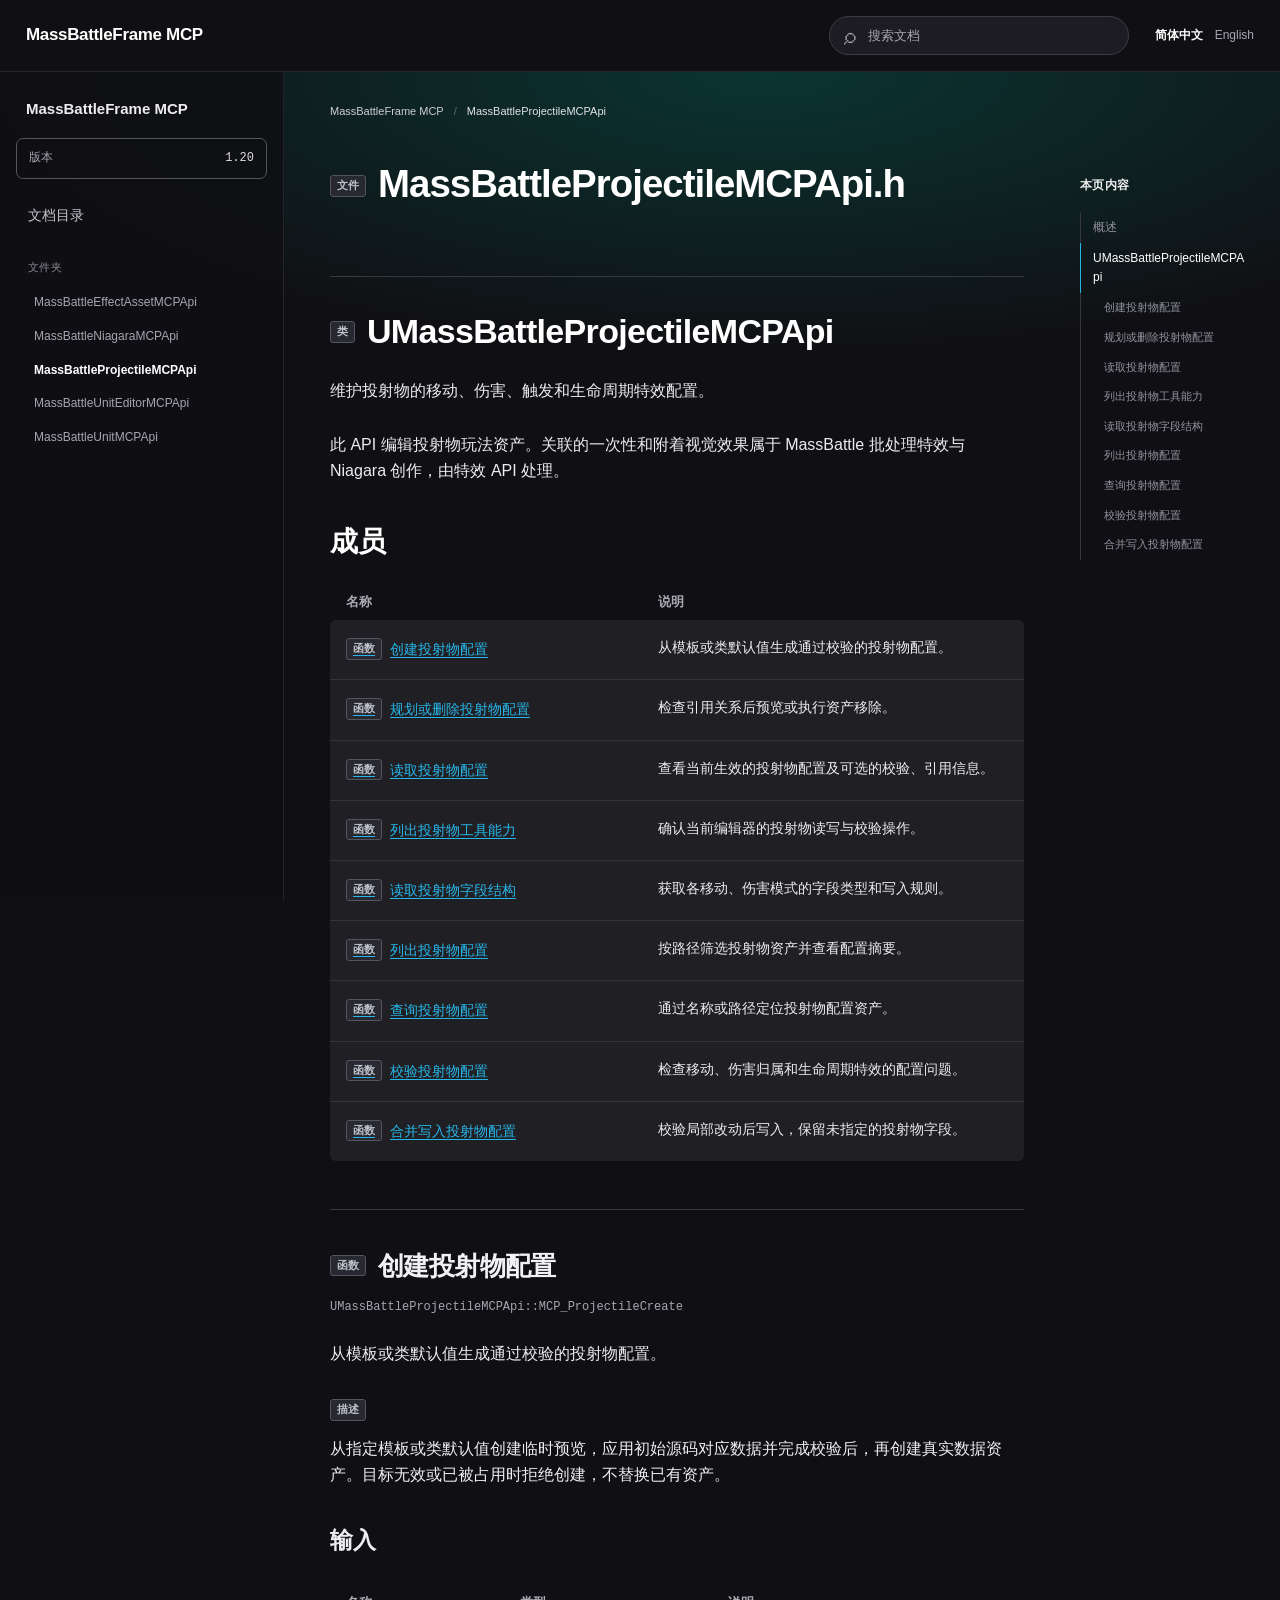
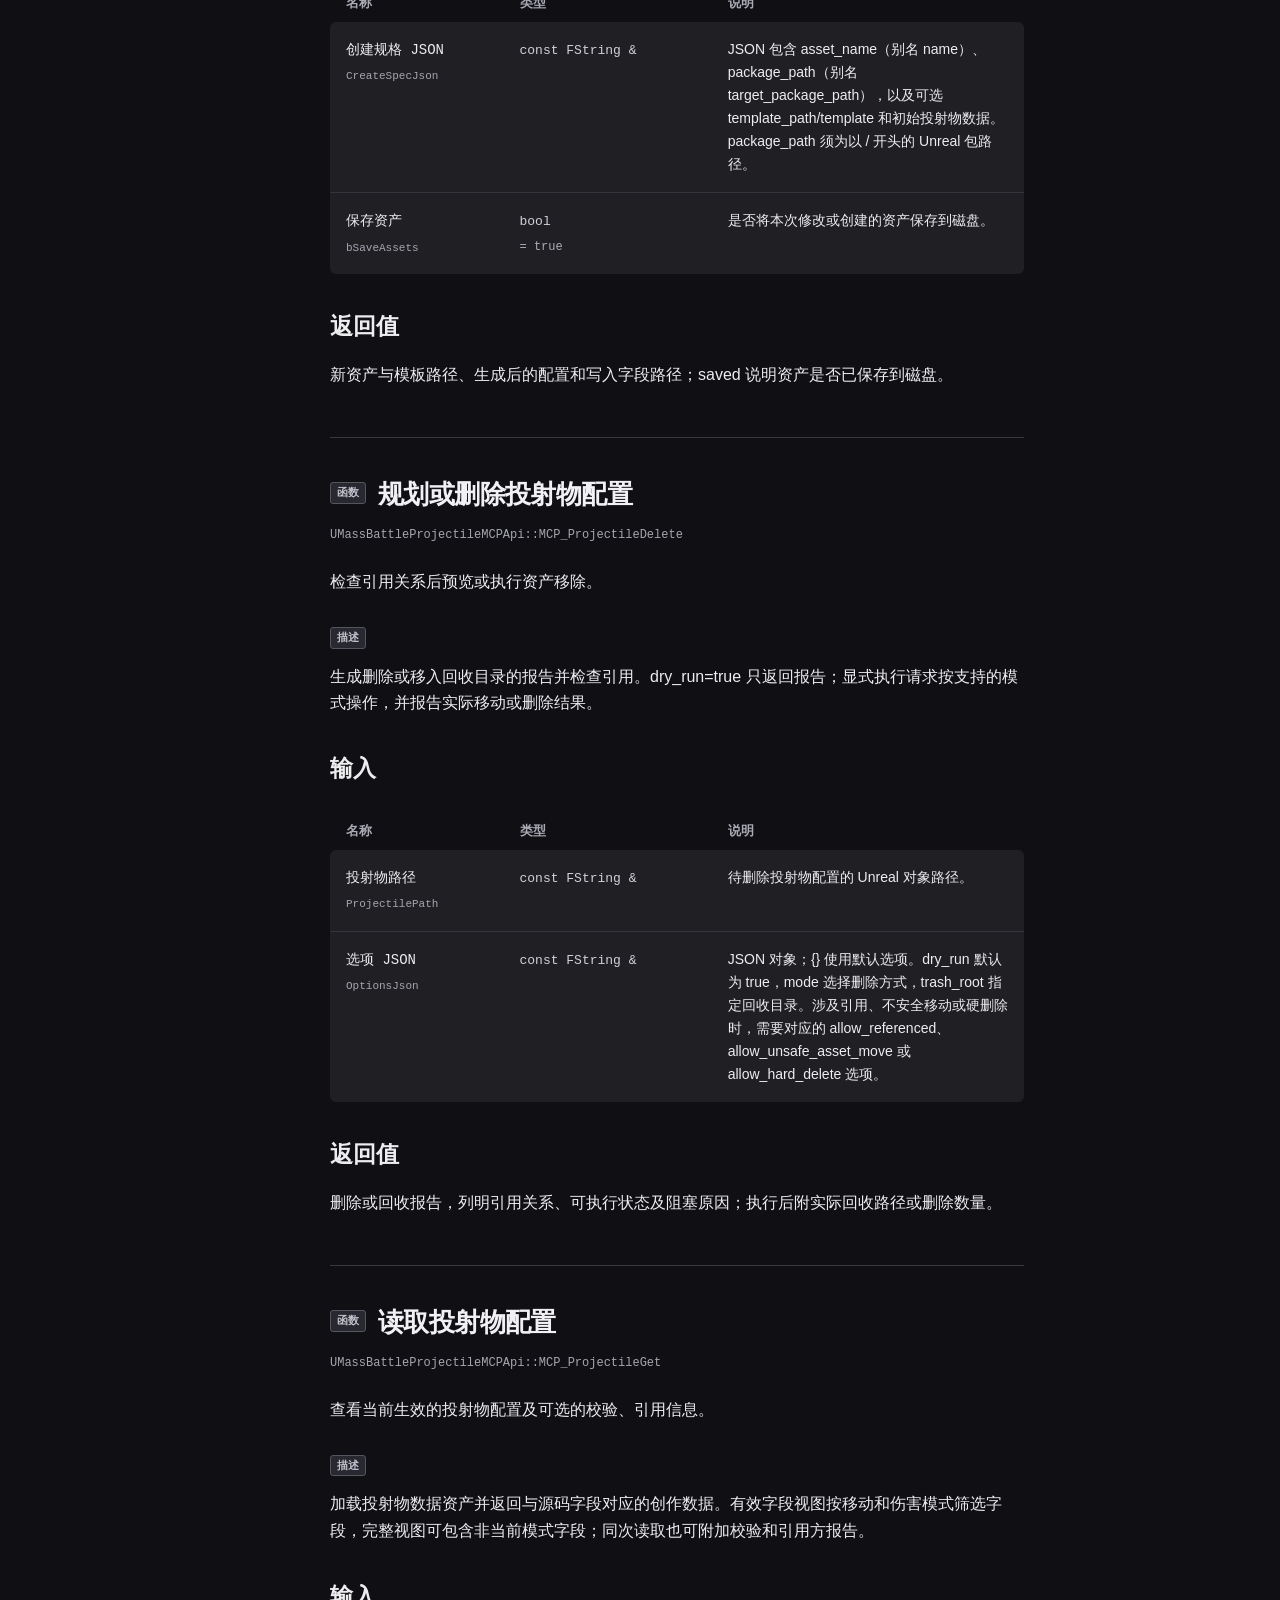
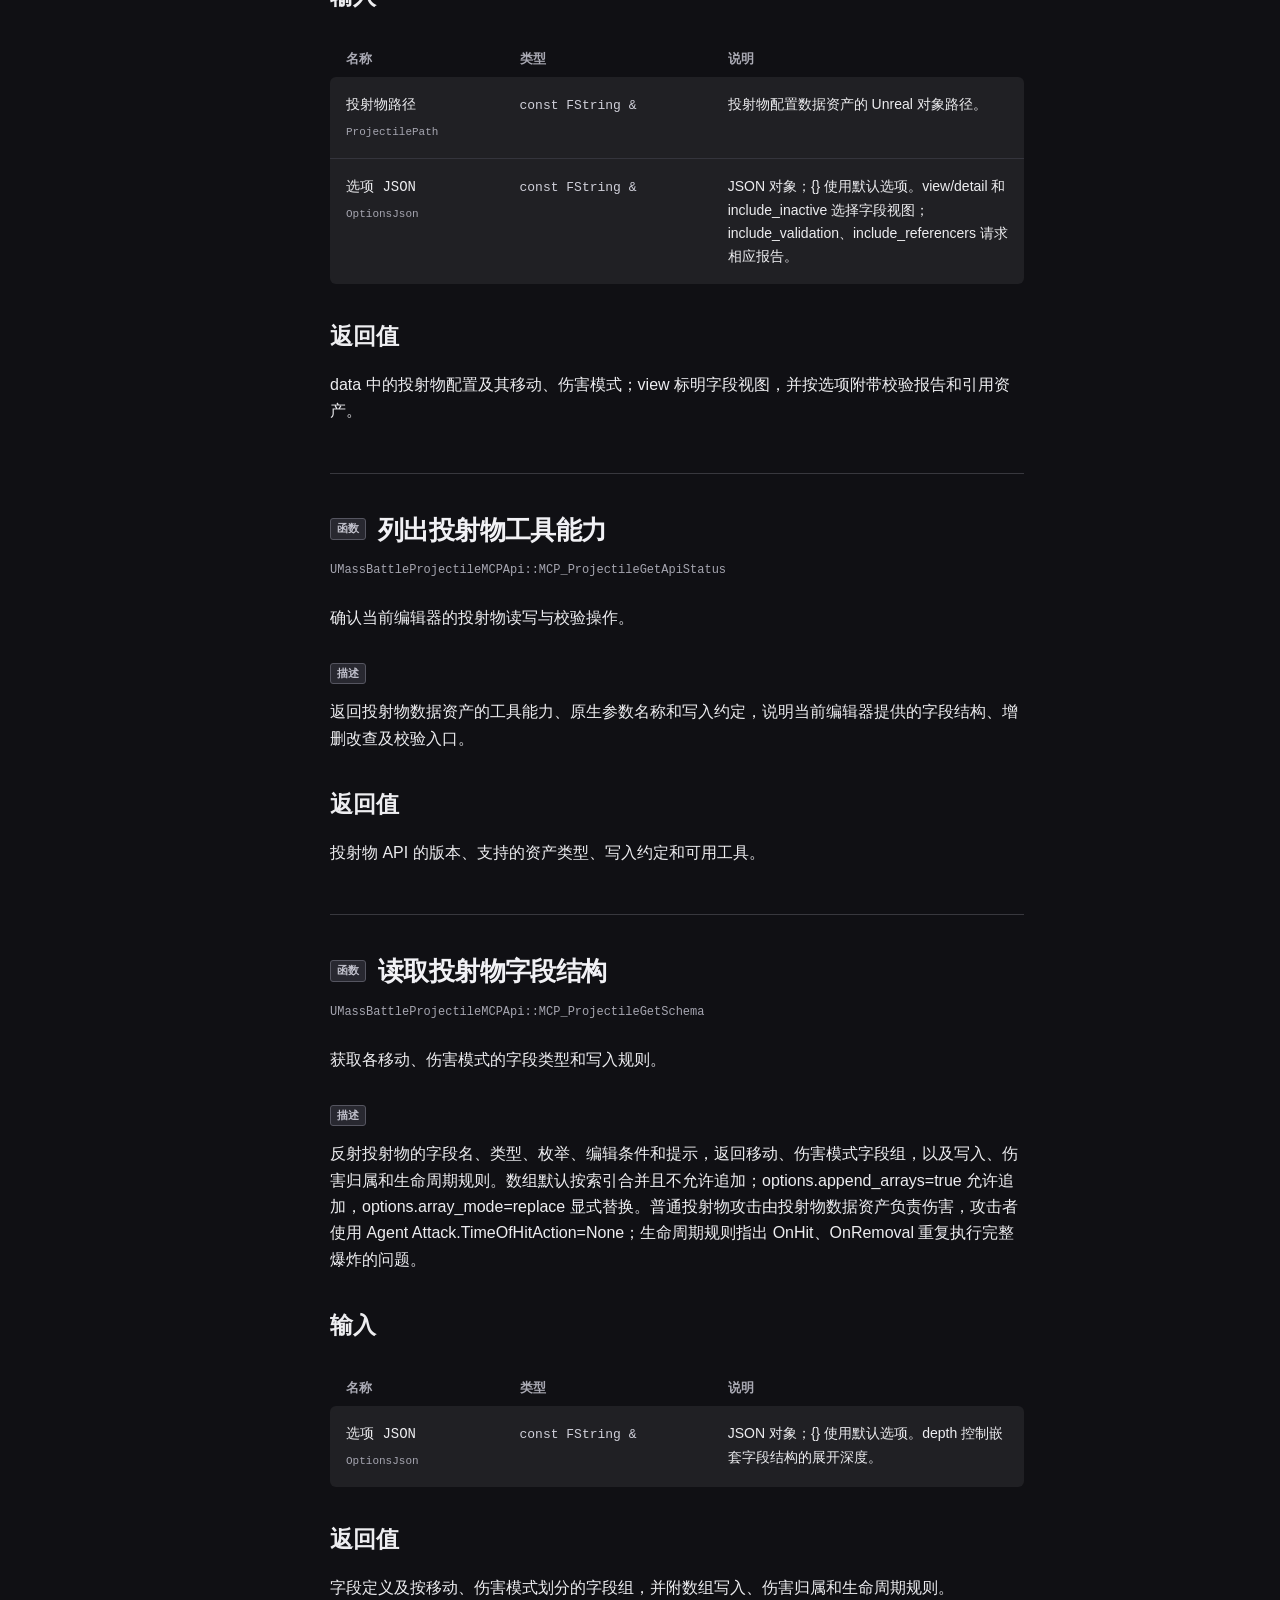
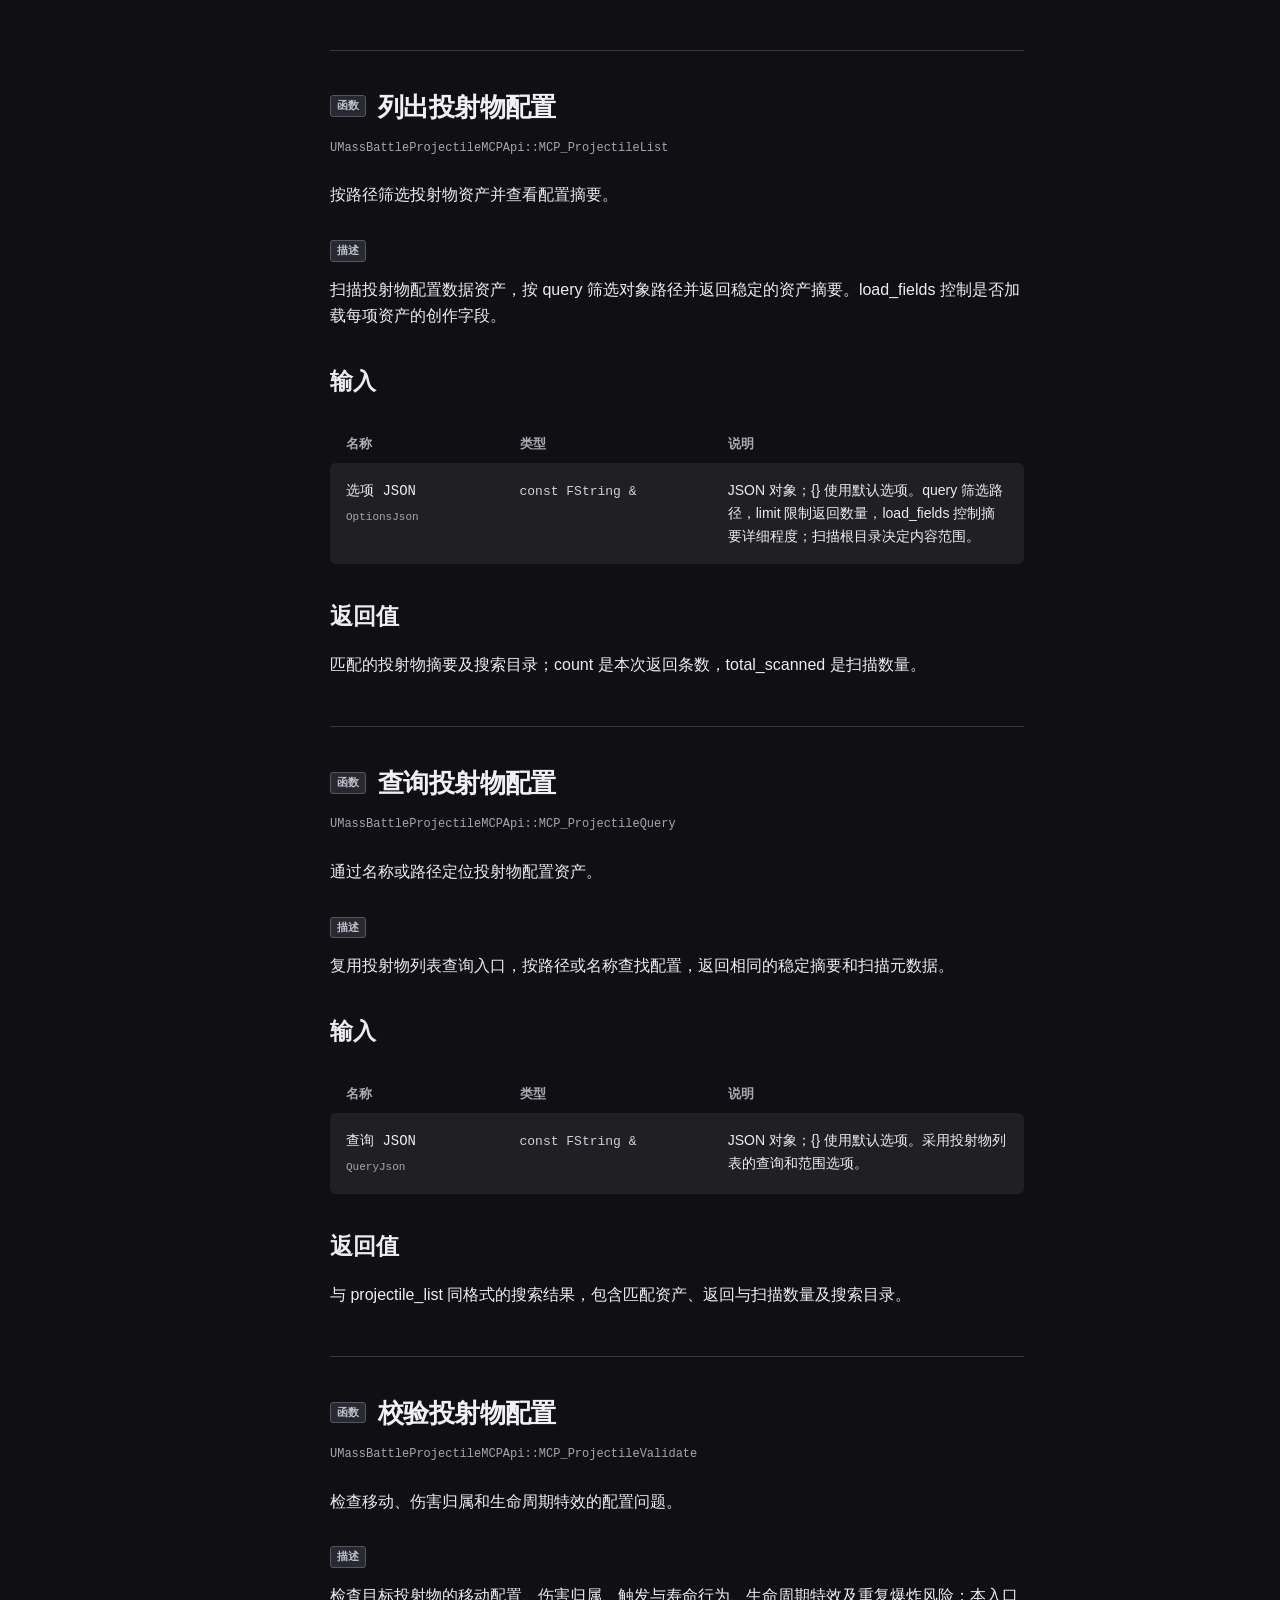
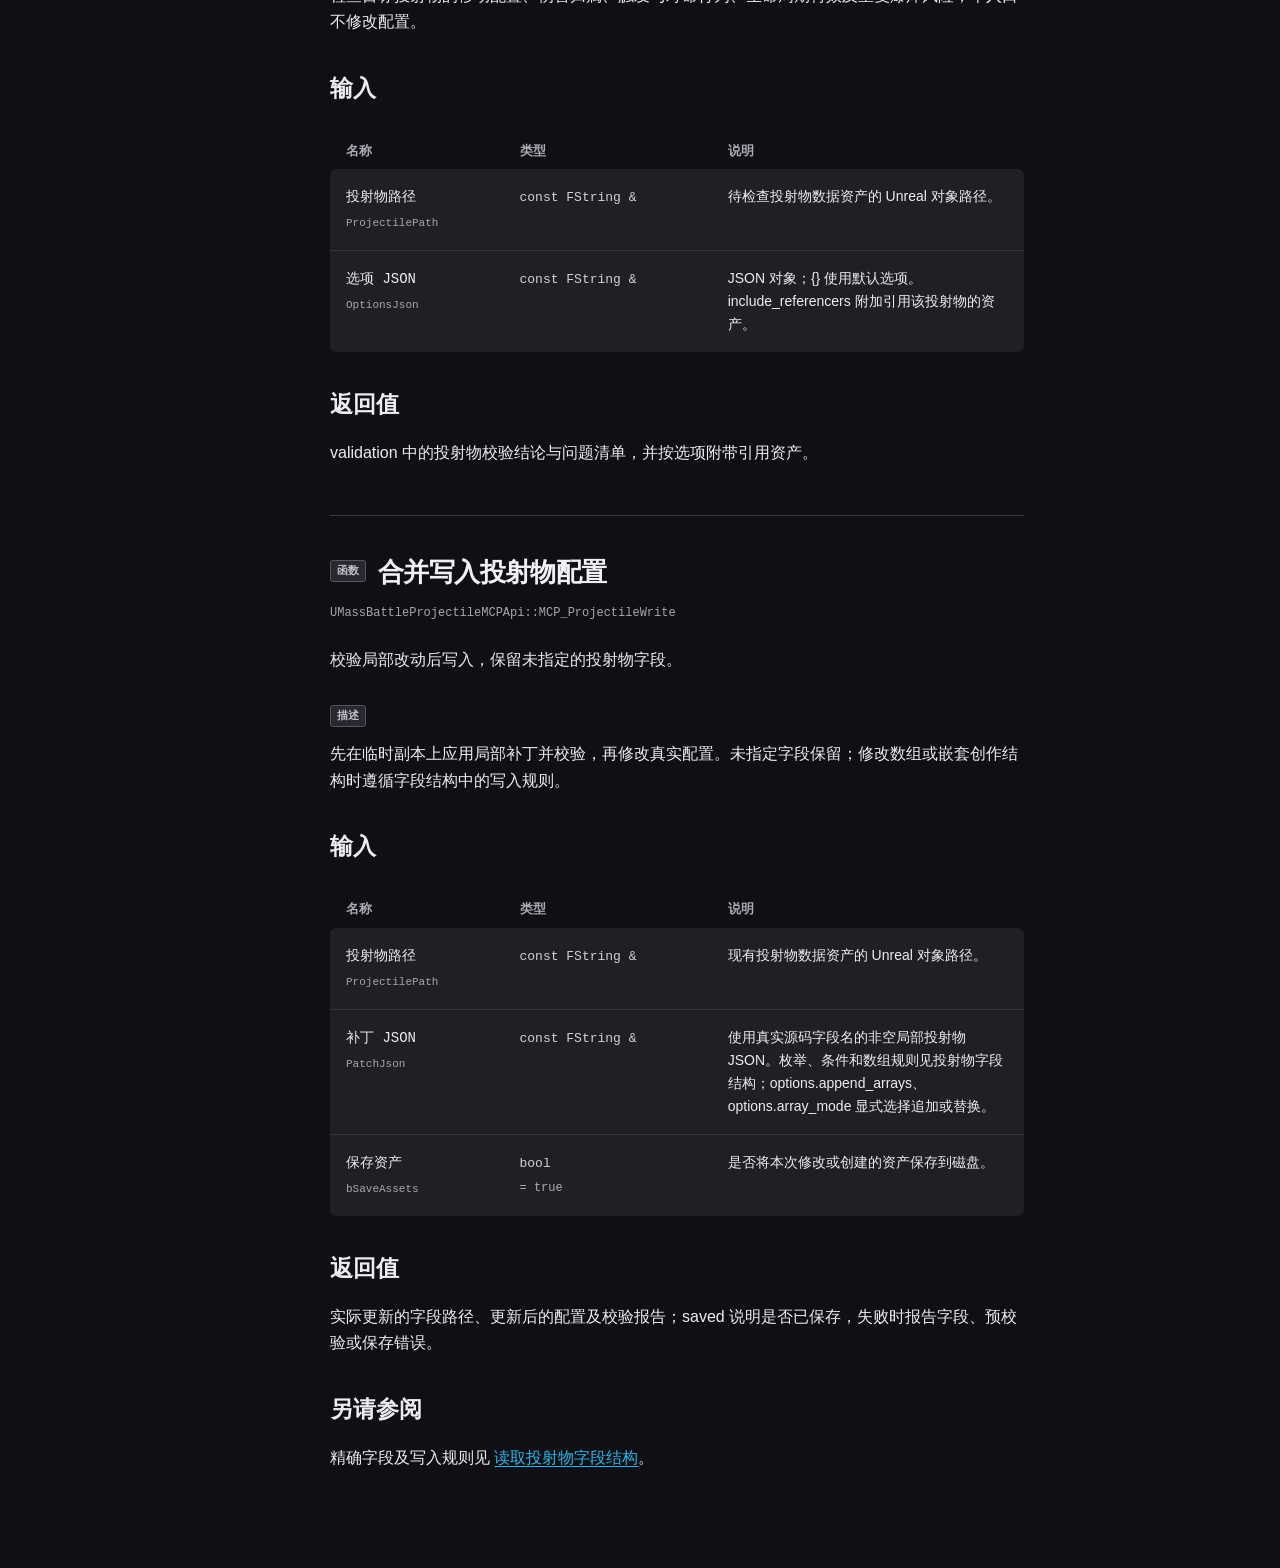
<file: user/zh-CN/API--item-e8ef5912931458ab.html>
<!doctype html><html lang="zh-CN"><head><meta charset="utf-8"><meta name="viewport" content="width=device-width,initial-scale=1"><title>MassBattleFrame MCP · MassBattleProjectileMCPApi</title><link rel="stylesheet" href="../../assets/site.css?v=3b2268ddff83"><script defer src="../../assets/site.js?v=3b2268ddff83"></script></head><body>
<a class="skip-link" href="#main-content">跳转到正文</a>
<header><button class="menu-toggle" aria-controls="project-navigation" aria-expanded="false">☰ 目录</button><a class="brand" href="index.html">MassBattleFrame MCP</a><div class="header-search"><label class="search"><span aria-hidden="true">⌕</span><input id="search" type="search" placeholder="搜索文档" aria-label="搜索文档"></label><div id="search-results" hidden></div></div><nav class="languages"><a aria-current="page" href="../zh-CN/API--item-e8ef5912931458ab.html">简体中文</a><a href="../en/API--item-e8ef5912931458ab.html">English</a></nav></header>
<aside class="sidebar" id="project-navigation"><div class="sidebar-title">MassBattleFrame MCP</div><div class="version"><span>版本</span><strong>1.20</strong></div><nav aria-label="目录"><a class="nav-home" href="index.html">文档目录</a><div class="nav-caption">文件夹</div><ul class="document-items"><li><a href="API--item-157806bdfc02007a.html">MassBattleEffectAssetMCPApi</a></li><li><a href="API--item-f8cca041032d4fc7.html">MassBattleNiagaraMCPApi</a></li><li><a href="API--item-e8ef5912931458ab.html" aria-current="page">MassBattleProjectileMCPApi</a></li><li><a href="API--item-fc91a2fbf0981fb9.html">MassBattleUnitEditorMCPApi</a></li><li><a href="API--item-d1b51fcabf11eae3.html">MassBattleUnitMCPApi</a></li></ul></nav></aside>
<main id="main-content" tabindex="-1"><nav class="breadcrumbs" aria-label="项目文档"><a href="index.html">MassBattleFrame MCP</a><span>/</span><span>MassBattleProjectileMCPApi</span></nav><section class="file-overview" id="overview"><div class="page-heading"><span class="entity-label">文件</span><h1>MassBattleProjectileMCPApi.h</h1></div></section><section class="class-section" data-kind="class" id="class-53ffa15810c348cd"><div class="class-heading"><span class="entity-label">类</span><h2>UMassBattleProjectileMCPApi</h2></div><div class="class-members"><article class="api-card type-summary" id="66c977bd2407339cd1c67281"><p class="brief">维护投射物的移动、伤害、触发和生命周期特效配置。</p><section class="api-details"><p>此 API 编辑投射物玩法资产。关联的一次性和附着视觉效果属于 MassBattle 批处理特效与 Niagara 创作，由特效 API 处理。</p></section></article><table class="member-index"><caption>成员</caption><thead><tr><th scope="col">名称</th><th scope="col">说明</th></tr></thead><tbody><tr><td><a href="#d6ce6c7a919747b536e02a1f"><span class="entity-label">函数</span><code class="function-signature">创建投射物配置</code></a></td><td>从模板或类默认值生成通过校验的投射物配置。</td></tr><tr><td><a href="#b9c8ea24e9f1bb329f8ea4af"><span class="entity-label">函数</span><code class="function-signature">规划或删除投射物配置</code></a></td><td>检查引用关系后预览或执行资产移除。</td></tr><tr><td><a href="#14dfa0115cbc16348e0af60e"><span class="entity-label">函数</span><code class="function-signature">读取投射物配置</code></a></td><td>查看当前生效的投射物配置及可选的校验、引用信息。</td></tr><tr><td><a href="#35e59a8ac12b695069462e08"><span class="entity-label">函数</span><code class="function-signature">列出投射物工具能力</code></a></td><td>确认当前编辑器的投射物读写与校验操作。</td></tr><tr><td><a href="#9fbe36f339d1c9b8106b5e52"><span class="entity-label">函数</span><code class="function-signature">读取投射物字段结构</code></a></td><td>获取各移动、伤害模式的字段类型和写入规则。</td></tr><tr><td><a href="#0af603bc32196202916cce83"><span class="entity-label">函数</span><code class="function-signature">列出投射物配置</code></a></td><td>按路径筛选投射物资产并查看配置摘要。</td></tr><tr><td><a href="#1fc6baed18807098dc1585e2"><span class="entity-label">函数</span><code class="function-signature">查询投射物配置</code></a></td><td>通过名称或路径定位投射物配置资产。</td></tr><tr><td><a href="#ed6542a04ab8e639b6eb2caf"><span class="entity-label">函数</span><code class="function-signature">校验投射物配置</code></a></td><td>检查移动、伤害归属和生命周期特效的配置问题。</td></tr><tr><td><a href="#b804e2a2a4a024f0d72829eb"><span class="entity-label">函数</span><code class="function-signature">合并写入投射物配置</code></a></td><td>校验局部改动后写入，保留未指定的投射物字段。</td></tr></tbody></table><article class="api-card" id="d6ce6c7a919747b536e02a1f"><div class="api-heading"><span class="entity-label">函数</span><h3><code class="function-signature">创建投射物配置</code></h3></div><code class="api-name">UMassBattleProjectileMCPApi::MCP_ProjectileCreate</code><p class="brief">从模板或类默认值生成通过校验的投射物配置。</p><section class="api-details"><span class="entity-label">描述</span><p>从指定模板或类默认值创建临时预览，应用初始源码对应数据并完成校验后，再创建真实数据资产。目标无效或已被占用时拒绝创建，不替换已有资产。</p></section><h3>输入</h3><table class="parameters"><thead><tr><th scope="col">名称</th><th scope="col">类型</th><th scope="col">说明</th></tr></thead><tbody><tr><th scope="row"><code class="parameter-name">创建规格 JSON</code><code class="parameter-native">CreateSpecJson</code></th><td><code class="type">const FString &amp;</code></td><td>JSON 包含 asset_name（别名 name）、package_path（别名 target_package_path），以及可选 template_path/template 和初始投射物数据。package_path 须为以 / 开头的 Unreal 包路径。</td></tr><tr><th scope="row"><code class="parameter-name">保存资产</code><code class="parameter-native">bSaveAssets</code></th><td><code class="type">bool</code><code class="default">= true</code></td><td>是否将本次修改或创建的资产保存到磁盘。</td></tr></tbody></table><h3>返回值</h3><p>新资产与模板路径、生成后的配置和写入字段路径；saved 说明资产是否已保存到磁盘。</p></article><article class="api-card" id="b9c8ea24e9f1bb329f8ea4af"><div class="api-heading"><span class="entity-label">函数</span><h3><code class="function-signature">规划或删除投射物配置</code></h3></div><code class="api-name">UMassBattleProjectileMCPApi::MCP_ProjectileDelete</code><p class="brief">检查引用关系后预览或执行资产移除。</p><section class="api-details"><span class="entity-label">描述</span><p>生成删除或移入回收目录的报告并检查引用。dry_run=true 只返回报告；显式执行请求按支持的模式操作，并报告实际移动或删除结果。</p></section><h3>输入</h3><table class="parameters"><thead><tr><th scope="col">名称</th><th scope="col">类型</th><th scope="col">说明</th></tr></thead><tbody><tr><th scope="row"><code class="parameter-name">投射物路径</code><code class="parameter-native">ProjectilePath</code></th><td><code class="type">const FString &amp;</code></td><td>待删除投射物配置的 Unreal 对象路径。</td></tr><tr><th scope="row"><code class="parameter-name">选项 JSON</code><code class="parameter-native">OptionsJson</code></th><td><code class="type">const FString &amp;</code></td><td>JSON 对象；{} 使用默认选项。dry_run 默认为 true，mode 选择删除方式，trash_root 指定回收目录。涉及引用、不安全移动或硬删除时，需要对应的 allow_referenced、allow_unsafe_asset_move 或 allow_hard_delete 选项。</td></tr></tbody></table><h3>返回值</h3><p>删除或回收报告，列明引用关系、可执行状态及阻塞原因；执行后附实际回收路径或删除数量。</p></article><article class="api-card" id="14dfa0115cbc16348e0af60e"><div class="api-heading"><span class="entity-label">函数</span><h3><code class="function-signature">读取投射物配置</code></h3></div><code class="api-name">UMassBattleProjectileMCPApi::MCP_ProjectileGet</code><p class="brief">查看当前生效的投射物配置及可选的校验、引用信息。</p><section class="api-details"><span class="entity-label">描述</span><p>加载投射物数据资产并返回与源码字段对应的创作数据。有效字段视图按移动和伤害模式筛选字段，完整视图可包含非当前模式字段；同次读取也可附加校验和引用方报告。</p></section><h3>输入</h3><table class="parameters"><thead><tr><th scope="col">名称</th><th scope="col">类型</th><th scope="col">说明</th></tr></thead><tbody><tr><th scope="row"><code class="parameter-name">投射物路径</code><code class="parameter-native">ProjectilePath</code></th><td><code class="type">const FString &amp;</code></td><td>投射物配置数据资产的 Unreal 对象路径。</td></tr><tr><th scope="row"><code class="parameter-name">选项 JSON</code><code class="parameter-native">OptionsJson</code></th><td><code class="type">const FString &amp;</code></td><td>JSON 对象；{} 使用默认选项。view/detail 和 include_inactive 选择字段视图；include_validation、include_referencers 请求相应报告。</td></tr></tbody></table><h3>返回值</h3><p>data 中的投射物配置及其移动、伤害模式；view 标明字段视图，并按选项附带校验报告和引用资产。</p></article><article class="api-card" id="35e59a8ac12b695069462e08"><div class="api-heading"><span class="entity-label">函数</span><h3><code class="function-signature">列出投射物工具能力</code></h3></div><code class="api-name">UMassBattleProjectileMCPApi::MCP_ProjectileGetApiStatus</code><p class="brief">确认当前编辑器的投射物读写与校验操作。</p><section class="api-details"><span class="entity-label">描述</span><p>返回投射物数据资产的工具能力、原生参数名称和写入约定，说明当前编辑器提供的字段结构、增删改查及校验入口。</p></section><h3>返回值</h3><p>投射物 API 的版本、支持的资产类型、写入约定和可用工具。</p></article><article class="api-card" id="9fbe36f339d1c9b8106b5e52"><div class="api-heading"><span class="entity-label">函数</span><h3><code class="function-signature">读取投射物字段结构</code></h3></div><code class="api-name">UMassBattleProjectileMCPApi::MCP_ProjectileGetSchema</code><p class="brief">获取各移动、伤害模式的字段类型和写入规则。</p><section class="api-details"><span class="entity-label">描述</span><p>反射投射物的字段名、类型、枚举、编辑条件和提示，返回移动、伤害模式字段组，以及写入、伤害归属和生命周期规则。数组默认按索引合并且不允许追加；options.append_arrays=true 允许追加，options.array_mode=replace 显式替换。普通投射物攻击由投射物数据资产负责伤害，攻击者使用 Agent Attack.TimeOfHitAction=None；生命周期规则指出 OnHit、OnRemoval 重复执行完整爆炸的问题。</p></section><h3>输入</h3><table class="parameters"><thead><tr><th scope="col">名称</th><th scope="col">类型</th><th scope="col">说明</th></tr></thead><tbody><tr><th scope="row"><code class="parameter-name">选项 JSON</code><code class="parameter-native">OptionsJson</code></th><td><code class="type">const FString &amp;</code></td><td>JSON 对象；{} 使用默认选项。depth 控制嵌套字段结构的展开深度。</td></tr></tbody></table><h3>返回值</h3><p>字段定义及按移动、伤害模式划分的字段组，并附数组写入、伤害归属和生命周期规则。</p></article><article class="api-card" id="0af603bc32196202916cce83"><div class="api-heading"><span class="entity-label">函数</span><h3><code class="function-signature">列出投射物配置</code></h3></div><code class="api-name">UMassBattleProjectileMCPApi::MCP_ProjectileList</code><p class="brief">按路径筛选投射物资产并查看配置摘要。</p><section class="api-details"><span class="entity-label">描述</span><p>扫描投射物配置数据资产，按 query 筛选对象路径并返回稳定的资产摘要。load_fields 控制是否加载每项资产的创作字段。</p></section><h3>输入</h3><table class="parameters"><thead><tr><th scope="col">名称</th><th scope="col">类型</th><th scope="col">说明</th></tr></thead><tbody><tr><th scope="row"><code class="parameter-name">选项 JSON</code><code class="parameter-native">OptionsJson</code></th><td><code class="type">const FString &amp;</code></td><td>JSON 对象；{} 使用默认选项。query 筛选路径，limit 限制返回数量，load_fields 控制摘要详细程度；扫描根目录决定内容范围。</td></tr></tbody></table><h3>返回值</h3><p>匹配的投射物摘要及搜索目录；count 是本次返回条数，total_scanned 是扫描数量。</p></article><article class="api-card" id="1fc6baed18807098dc1585e2"><div class="api-heading"><span class="entity-label">函数</span><h3><code class="function-signature">查询投射物配置</code></h3></div><code class="api-name">UMassBattleProjectileMCPApi::MCP_ProjectileQuery</code><p class="brief">通过名称或路径定位投射物配置资产。</p><section class="api-details"><span class="entity-label">描述</span><p>复用投射物列表查询入口，按路径或名称查找配置，返回相同的稳定摘要和扫描元数据。</p></section><h3>输入</h3><table class="parameters"><thead><tr><th scope="col">名称</th><th scope="col">类型</th><th scope="col">说明</th></tr></thead><tbody><tr><th scope="row"><code class="parameter-name">查询 JSON</code><code class="parameter-native">QueryJson</code></th><td><code class="type">const FString &amp;</code></td><td>JSON 对象；{} 使用默认选项。采用投射物列表的查询和范围选项。</td></tr></tbody></table><h3>返回值</h3><p>与 projectile_list 同格式的搜索结果，包含匹配资产、返回与扫描数量及搜索目录。</p></article><article class="api-card" id="ed6542a04ab8e639b6eb2caf"><div class="api-heading"><span class="entity-label">函数</span><h3><code class="function-signature">校验投射物配置</code></h3></div><code class="api-name">UMassBattleProjectileMCPApi::MCP_ProjectileValidate</code><p class="brief">检查移动、伤害归属和生命周期特效的配置问题。</p><section class="api-details"><span class="entity-label">描述</span><p>检查目标投射物的移动配置、伤害归属、触发与寿命行为、生命周期特效及重复爆炸风险；本入口不修改配置。</p></section><h3>输入</h3><table class="parameters"><thead><tr><th scope="col">名称</th><th scope="col">类型</th><th scope="col">说明</th></tr></thead><tbody><tr><th scope="row"><code class="parameter-name">投射物路径</code><code class="parameter-native">ProjectilePath</code></th><td><code class="type">const FString &amp;</code></td><td>待检查投射物数据资产的 Unreal 对象路径。</td></tr><tr><th scope="row"><code class="parameter-name">选项 JSON</code><code class="parameter-native">OptionsJson</code></th><td><code class="type">const FString &amp;</code></td><td>JSON 对象；{} 使用默认选项。include_referencers 附加引用该投射物的资产。</td></tr></tbody></table><h3>返回值</h3><p>validation 中的投射物校验结论与问题清单，并按选项附带引用资产。</p></article><article class="api-card" id="b804e2a2a4a024f0d72829eb"><div class="api-heading"><span class="entity-label">函数</span><h3><code class="function-signature">合并写入投射物配置</code></h3></div><code class="api-name">UMassBattleProjectileMCPApi::MCP_ProjectileWrite</code><p class="brief">校验局部改动后写入，保留未指定的投射物字段。</p><section class="api-details"><span class="entity-label">描述</span><p>先在临时副本上应用局部补丁并校验，再修改真实配置。未指定字段保留；修改数组或嵌套创作结构时遵循字段结构中的写入规则。</p></section><h3>输入</h3><table class="parameters"><thead><tr><th scope="col">名称</th><th scope="col">类型</th><th scope="col">说明</th></tr></thead><tbody><tr><th scope="row"><code class="parameter-name">投射物路径</code><code class="parameter-native">ProjectilePath</code></th><td><code class="type">const FString &amp;</code></td><td>现有投射物数据资产的 Unreal 对象路径。</td></tr><tr><th scope="row"><code class="parameter-name">补丁 JSON</code><code class="parameter-native">PatchJson</code></th><td><code class="type">const FString &amp;</code></td><td>使用真实源码字段名的非空局部投射物 JSON。枚举、条件和数组规则见投射物字段结构；options.append_arrays、options.array_mode 显式选择追加或替换。</td></tr><tr><th scope="row"><code class="parameter-name">保存资产</code><code class="parameter-native">bSaveAssets</code></th><td><code class="type">bool</code><code class="default">= true</code></td><td>是否将本次修改或创建的资产保存到磁盘。</td></tr></tbody></table><h3>返回值</h3><p>实际更新的字段路径、更新后的配置及校验报告；saved 说明是否已保存，失败时报告字段、预校验或保存错误。</p><h3>另请参阅</h3><p>精确字段及写入规则见 <a class="api-ref" href="API--item-e8ef5912931458ab.html#9fbe36f339d1c9b8106b5e52" title="UMassBattleProjectileMCPApi::MCP_ProjectileGetSchema — 点击查看接口说明"><code>读取投射物字段结构</code></a>。</p></article></div></section></main>
<aside class="page-toc"><nav aria-label="本页内容"><h2>本页内容</h2><a href="#overview">概述</a><a href="#class-53ffa15810c348cd">UMassBattleProjectileMCPApi</a><a class="toc-member" href="#d6ce6c7a919747b536e02a1f">创建投射物配置</a><a class="toc-member" href="#b9c8ea24e9f1bb329f8ea4af">规划或删除投射物配置</a><a class="toc-member" href="#14dfa0115cbc16348e0af60e">读取投射物配置</a><a class="toc-member" href="#35e59a8ac12b695069462e08">列出投射物工具能力</a><a class="toc-member" href="#9fbe36f339d1c9b8106b5e52">读取投射物字段结构</a><a class="toc-member" href="#0af603bc32196202916cce83">列出投射物配置</a><a class="toc-member" href="#1fc6baed18807098dc1585e2">查询投射物配置</a><a class="toc-member" href="#ed6542a04ab8e639b6eb2caf">校验投射物配置</a><a class="toc-member" href="#b804e2a2a4a024f0d72829eb">合并写入投射物配置</a></nav></aside><script type="application/json" id="search-index">[{"id": "a216bb0bb8f23afffbd96e5a", "title": "MassBattleEffectAssetMCPApi.h", "name": "MassBattleEffectAssetMCPApi.h", "group": "API", "brief": "管理 Niagara、Cascade、材质和蓝图等特效资产及渲染默认配置。", "page": "API--item-157806bdfc02007a.html"}, {"id": "121c2a7c7767cc304c3db289", "title": "MassBattleNiagaraMCPApi.h", "name": "MassBattleNiagaraMCPApi.h", "group": "API", "brief": "为 MassBattle 批处理改造提供 Niagara 结构检查与图编辑工具。", "page": "API--item-f8cca041032d4fc7.html"}, {"id": "521d945451f14f9c470f799f", "title": "UMassBattleEffectAssetMCPApi", "name": "UMassBattleEffectAssetMCPApi", "group": "API", "brief": "检查、复制特效资产，并配置批处理渲染器的类默认值。", "page": "API--item-157806bdfc02007a.html"}, {"id": "37e8c902ff12be9157fe1434", "title": "读取批处理特效渲染器默认值", "name": "UMassBattleEffectAssetMCPApi::MCP_BatchFxReadRendererDefaults", "group": "API", "brief": "查看新放置渲染器将继承的特效配置。", "page": "API--item-157806bdfc02007a.html"}, {"id": "8304f02e918c6dd9d6fb1580", "title": "设置批处理特效渲染器默认值", "name": "UMassBattleEffectAssetMCPApi::MCP_BatchFxSetRendererDefaults", "group": "API", "brief": "为后续放置的特效渲染器设置统一的系统、数据通道和批量配置。", "page": "API--item-157806bdfc02007a.html"}, {"id": "1ed5c247f62f7df8066a75b7", "title": "导出特效资产文本", "name": "UMassBattleEffectAssetMCPApi::MCP_EffectAssetExportText", "group": "API", "brief": "导出属性与依赖信息，用于比较特效资产。", "page": "API--item-157806bdfc02007a.html"}, {"id": "14b6c94d7f6875d65509528f", "title": "列出特效资产工具能力", "name": "UMassBattleEffectAssetMCPApi::MCP_EffectAssetGetApiStatus", "group": "API", "brief": "确认当前编辑器可用的特效资产操作。", "page": "API--item-157806bdfc02007a.html"}, {"id": "e4d95ad1ba5fad1316a37332", "title": "查询特效资产", "name": "UMassBattleEffectAssetMCPApi::MCP_EffectAssetQuery", "group": "API", "brief": "按目录、名称和类型定位可处理的特效资产。", "page": "API--item-157806bdfc02007a.html"}, {"id": "d4ef2affa58f66bfde166f8e", "title": "读取特效资产摘要", "name": "UMassBattleEffectAssetMCPApi::MCP_EffectAssetReadSummary", "group": "API", "brief": "取得资产类型对应的系统、材质或蓝图信息。", "page": "API--item-157806bdfc02007a.html"}, {"id": "04bb16bcd1f725dc9055e22e", "title": "将特效资产移入回收目录", "name": "UMassBattleEffectAssetMCPApi::MCP_EffectAssetSoftDelete", "group": "API", "brief": "检查资产引用后将其移入回收目录。", "page": "API--item-157806bdfc02007a.html"}, {"id": "39123253c82e7e44c871d41b", "title": "丢弃未保存的特效副本", "name": "UMassBattleEffectAssetMCPApi::MCP_EffectDiscardUnsavedDuplicate", "group": "API", "brief": "回滚本次编辑器会话中尚未保存的特效副本。", "page": "API--item-157806bdfc02007a.html"}, {"id": "5bdd0b128069500ca1fa5eeb", "title": "复制特效资产", "name": "UMassBattleEffectAssetMCPApi::MCP_EffectDuplicateAsset", "group": "API", "brief": "保留源效果数据创建副本，供后续改造。", "page": "API--item-157806bdfc02007a.html"}, {"id": "92db2801752bdb4e295d2cfc", "title": "UMassBattleNiagaraMCPApi", "name": "UMassBattleNiagaraMCPApi", "group": "API", "brief": "检查和修改特效发射器、模块、参数及图连接。", "page": "API--item-f8cca041032d4fc7.html"}, {"id": "5676b7dc1918c255cf560e80", "title": "添加 Niagara 精灵渲染器", "name": "UMassBattleNiagaraMCPApi::MCP_NiagaraAddSpriteRenderer", "group": "API", "brief": "为现有发射器添加带材质与显示绑定的精灵渲染器。", "page": "API--item-f8cca041032d4fc7.html"}, {"id": "1a50dfd7fda4456b3ed0591b", "title": "按顺序应用 Niagara 图编辑", "name": "UMassBattleNiagaraMCPApi::MCP_NiagaraApplyGraphEdit", "group": "API", "brief": "批量调整图连接和堆栈，并校验改造结果。", "page": "API--item-f8cca041032d4fc7.html"}, {"id": "f3c18ab9e985aeaec7aad50f", "title": "比较 Niagara 系统语义", "name": "UMassBattleNiagaraMCPApi::MCP_NiagaraCompareSystems", "group": "API", "brief": "检查副本或改造结果是否保留源系统的效果结构。", "page": "API--item-f8cca041032d4fc7.html"}, {"id": "995da1fa0d6cc1a116568209", "title": "执行 Niagara 显式删除", "name": "UMassBattleNiagaraMCPApi::MCP_NiagaraDelete", "group": "API", "brief": "移除渲染器或用户参数，或停用指定发射器。", "page": "API--item-f8cca041032d4fc7.html"}, {"id": "a759b4f8cd64fc9054a1d43e", "title": "导出 Niagara 确定性文本", "name": "UMassBattleNiagaraMCPApi::MCP_NiagaraExportText", "group": "API", "brief": "生成便于逐项比较的 Niagara 结构文本。", "page": "API--item-f8cca041032d4fc7.html"}, {"id": "69002c5785e40ac7fb85d8ff", "title": "列出 Niagara 工具能力", "name": "UMassBattleNiagaraMCPApi::MCP_NiagaraGetApiStatus", "group": "API", "brief": "确认当前编辑器可用的 Niagara 查询与编辑操作。", "page": "API--item-f8cca041032d4fc7.html"}, {"id": "887e7cad8d6339fae2c28595", "title": "合并写入 Niagara 属性", "name": "UMassBattleNiagaraMCPApi::MCP_NiagaraMergeWrite", "group": "API", "brief": "局部修改系统、发射器或渲染器属性并保留其余值。", "page": "API--item-f8cca041032d4fc7.html"}, {"id": "11c57f2939e716287888a46d", "title": "查询 Niagara 系统", "name": "UMassBattleNiagaraMCPApi::MCP_NiagaraQuery", "group": "API", "brief": "按名称或目录定位 Niagara 系统资产。", "page": "API--item-f8cca041032d4fc7.html"}, {"id": "0b02787ba0883ed920ed1f0a", "title": "读取 Niagara 完整属性与模块", "name": "UMassBattleNiagaraMCPApi::MCP_NiagaraReadAll", "group": "API", "brief": "查看系统、发射器属性以及模块引脚值。", "page": "API--item-f8cca041032d4fc7.html"}, {"id": "29984bf4b93358d500caf83c", "title": "读取 Niagara 脚本图", "name": "UMassBattleNiagaraMCPApi::MCP_NiagaraReadGraph", "group": "API", "brief": "取得图节点、引脚和连线标识，供精确编辑使用。", "page": "API--item-f8cca041032d4fc7.html"}, {"id": "0d4232cb2cb06db9366d2a7d", "title": "读取 Niagara 模块与引脚", "name": "UMassBattleNiagaraMCPApi::MCP_NiagaraReadModule", "group": "API", "brief": "定位指定模块及其引脚，取得后续修改所需标识。", "page": "API--item-f8cca041032d4fc7.html"}, {"id": "d98b4776d0044e5e4d6cf2c7", "title": "读取 Niagara 系统摘要", "name": "UMassBattleNiagaraMCPApi::MCP_NiagaraReadSummary", "group": "API", "brief": "快速查看系统的发射器、渲染器和用户参数组成。", "page": "API--item-f8cca041032d4fc7.html"}, {"id": "ace0ea6f2364692aea1b491f", "title": "设置 Niagara 发射器启用状态", "name": "UMassBattleNiagaraMCPApi::MCP_NiagaraSetEmitterEnabled", "group": "API", "brief": "切换指定发射器的启用状态并返回实际变更结果。", "page": "API--item-f8cca041032d4fc7.html"}, {"id": "a6b89cde4343d33b2ff63bb0", "title": "设置 Niagara 模块引脚默认值", "name": "UMassBattleNiagaraMCPApi::MCP_NiagaraSetModulePin", "group": "API", "brief": "使用节点或模块选择器调整输入引脚的默认值。", "page": "API--item-f8cca041032d4fc7.html"}, {"id": "66c977bd2407339cd1c67281", "title": "UMassBattleProjectileMCPApi", "name": "UMassBattleProjectileMCPApi", "group": "API", "brief": "维护投射物的移动、伤害、触发和生命周期特效配置。", "page": "API--item-e8ef5912931458ab.html"}, {"id": "d6ce6c7a919747b536e02a1f", "title": "创建投射物配置", "name": "UMassBattleProjectileMCPApi::MCP_ProjectileCreate", "group": "API", "brief": "从模板或类默认值生成通过校验的投射物配置。", "page": "API--item-e8ef5912931458ab.html"}, {"id": "b9c8ea24e9f1bb329f8ea4af", "title": "规划或删除投射物配置", "name": "UMassBattleProjectileMCPApi::MCP_ProjectileDelete", "group": "API", "brief": "检查引用关系后预览或执行资产移除。", "page": "API--item-e8ef5912931458ab.html"}, {"id": "14dfa0115cbc16348e0af60e", "title": "读取投射物配置", "name": "UMassBattleProjectileMCPApi::MCP_ProjectileGet", "group": "API", "brief": "查看当前生效的投射物配置及可选的校验、引用信息。", "page": "API--item-e8ef5912931458ab.html"}, {"id": "35e59a8ac12b695069462e08", "title": "列出投射物工具能力", "name": "UMassBattleProjectileMCPApi::MCP_ProjectileGetApiStatus", "group": "API", "brief": "确认当前编辑器的投射物读写与校验操作。", "page": "API--item-e8ef5912931458ab.html"}, {"id": "9fbe36f339d1c9b8106b5e52", "title": "读取投射物字段结构", "name": "UMassBattleProjectileMCPApi::MCP_ProjectileGetSchema", "group": "API", "brief": "获取各移动、伤害模式的字段类型和写入规则。", "page": "API--item-e8ef5912931458ab.html"}, {"id": "0af603bc32196202916cce83", "title": "列出投射物配置", "name": "UMassBattleProjectileMCPApi::MCP_ProjectileList", "group": "API", "brief": "按路径筛选投射物资产并查看配置摘要。", "page": "API--item-e8ef5912931458ab.html"}, {"id": "1fc6baed18807098dc1585e2", "title": "查询投射物配置", "name": "UMassBattleProjectileMCPApi::MCP_ProjectileQuery", "group": "API", "brief": "通过名称或路径定位投射物配置资产。", "page": "API--item-e8ef5912931458ab.html"}, {"id": "ed6542a04ab8e639b6eb2caf", "title": "校验投射物配置", "name": "UMassBattleProjectileMCPApi::MCP_ProjectileValidate", "group": "API", "brief": "检查移动、伤害归属和生命周期特效的配置问题。", "page": "API--item-e8ef5912931458ab.html"}, {"id": "b804e2a2a4a024f0d72829eb", "title": "合并写入投射物配置", "name": "UMassBattleProjectileMCPApi::MCP_ProjectileWrite", "group": "API", "brief": "校验局部改动后写入，保留未指定的投射物字段。", "page": "API--item-e8ef5912931458ab.html"}, {"id": "42563a962229e9245764506d", "title": "UMassBattleStyleMCPApi", "name": "UMassBattleStyleMCPApi", "group": "API", "brief": "按单位风格统计资产分布并生成目录整理方案。", "page": "API--item-d1b51fcabf11eae3.html"}, {"id": "d4646de84643b992c382d68b", "title": "规划单位风格目录整理", "name": "UMassBattleStyleMCPApi::MCP_StylePlanOrganizeUnits", "group": "API", "brief": "按风格计算单位资产的目标目录和移动清单。", "page": "API--item-d1b51fcabf11eae3.html"}, {"id": "6e532f452a683bce1d9d0456", "title": "汇总单位风格组织", "name": "UMassBattleStyleMCPApi::MCP_StyleSummarizeUnits", "group": "API", "brief": "统计风格系列、风格索引和目录类别的单位分布。", "page": "API--item-d1b51fcabf11eae3.html"}, {"id": "c0e0517912a3f45b7ec2d79e", "title": "UMassBattleUnitEditorMCPApi", "name": "UMassBattleUnitEditorMCPApi", "group": "API", "brief": "把骨骼网格体或 Actor 制作为 VAT 单位，并整理生成资产。", "page": "API--item-fc91a2fbf0981fb9.html"}, {"id": "cd233af70f1d8c2728f692b2", "title": "生成或更新 VAT 单位", "name": "UMassBattleUnitEditorMCPApi::MCP_EditorApplyCreateVatUnit", "group": "API", "brief": "将骨骼动画烘焙成贴图，生成用静态网格播放动画的单位。", "page": "API--item-fc91a2fbf0981fb9.html"}, {"id": "02c2006ee72102c8ecbb0ccd", "title": "从 Actor 装配并生成 VAT 单位", "name": "UMassBattleUnitEditorMCPApi::MCP_EditorApplyCreateVatUnitFromActor", "group": "API", "brief": "将 Actor 组件及武器装配为可播放动画的 VAT 单位。", "page": "API--item-fc91a2fbf0981fb9.html"}, {"id": "3d755114d18d68aa76bcae42", "title": "从选区生成 VAT 单位", "name": "UMassBattleUnitEditorMCPApi::MCP_EditorApplyCreateVatUnitFromSelection", "group": "API", "brief": "自动从选中资产解析参数并生成 VAT 单位。", "page": "API--item-fc91a2fbf0981fb9.html"}, {"id": "4828e74da48c7b37e13d5234", "title": "执行单位关联资产整理", "name": "UMassBattleUnitEditorMCPApi::MCP_EditorApplyOrganizeUnitAssets", "group": "API", "brief": "按风格布局移动单位及其关联的源资产和生成资产。", "page": "API--item-fc91a2fbf0981fb9.html"}, {"id": "bcebab4067df23167e6b26d5", "title": "读取单位风格或配方", "name": "UMassBattleUnitEditorMCPApi::MCP_EditorGetProfile", "group": "API", "brief": "查看指定风格或配方的完整 JSON 配置。", "page": "API--item-fc91a2fbf0981fb9.html"}, {"id": "8edb1e011964b43f299942c1", "title": "列出单位编辑流程能力", "name": "UMassBattleUnitEditorMCPApi::MCP_EditorGetStatus", "group": "API", "brief": "确认当前编辑器的 VAT 制作与资产整理能力。", "page": "API--item-fc91a2fbf0981fb9.html"}, {"id": "141783df34aa4d987d0041c6", "title": "检查 Actor 网格体装配", "name": "UMassBattleUnitEditorMCPApi::MCP_EditorInspectActorAssembly", "group": "API", "brief": "核对组件材质和武器绑骨，判断装配能否完成。", "page": "API--item-fc91a2fbf0981fb9.html"}, {"id": "53ccd540ea4489640651bcb1", "title": "检查 VAT 动画烘焙结果", "name": "UMassBattleUnitEditorMCPApi::MCP_EditorInspectVatAnimation", "group": "API", "brief": "核对蒙皮、帧运动、查找 UV 和动画配置。", "page": "API--item-fc91a2fbf0981fb9.html"}, {"id": "ed8062a5e38633ab1ae47e8f", "title": "列出单位风格与创作配方", "name": "UMassBattleUnitEditorMCPApi::MCP_EditorListProfiles", "group": "API", "brief": "选择 VAT 制作需要的风格配置与配方。", "page": "API--item-fc91a2fbf0981fb9.html"}, {"id": "713e7cc2433a3e9e5d433076", "title": "预览 VAT 单位生成规划", "name": "UMassBattleUnitEditorMCPApi::MCP_EditorPlanCreateVatUnit", "group": "API", "brief": "在生成前检查源网格体、动画和输出布局。", "page": "API--item-fc91a2fbf0981fb9.html"}, {"id": "62c8bda9a7948307559a8474", "title": "预览 Actor 转 VAT 单位规划", "name": "UMassBattleUnitEditorMCPApi::MCP_EditorPlanCreateVatUnitFromActor", "group": "API", "brief": "核对 Actor 装配方案和解析后的 VAT 生成参数。", "page": "API--item-fc91a2fbf0981fb9.html"}, {"id": "00888c985e70f798d418dac3", "title": "从选区预览 VAT 单位规划", "name": "UMassBattleUnitEditorMCPApi::MCP_EditorPlanCreateVatUnitFromSelection", "group": "API", "brief": "检查所选资产解析出的 VAT 生成参数。", "page": "API--item-fc91a2fbf0981fb9.html"}, {"id": "3ba0d564f389daa7675f5454", "title": "规划单位关联资产整理", "name": "UMassBattleUnitEditorMCPApi::MCP_EditorPlanOrganizeUnitAssets", "group": "API", "brief": "查看单位及其关联资产将被移动到哪些目录。", "page": "API--item-fc91a2fbf0981fb9.html"}, {"id": "da2c4941d49ab17eec32a854", "title": "校验 VAT 单位生成输入", "name": "UMassBattleUnitEditorMCPApi::MCP_EditorValidateCreateVatUnit", "group": "API", "brief": "检查 VAT 所需字段和引用资产是否齐备。", "page": "API--item-fc91a2fbf0981fb9.html"}, {"id": "e447a21781410439a3eb4807", "title": "UMassBattleUnitMCPApi", "name": "UMassBattleUnitMCPApi", "group": "API", "brief": "查询、创建和局部修改单位配置资产及源 Actor。", "page": "API--item-d1b51fcabf11eae3.html"}, {"id": "7b779567d9d6cabf5c6056f9", "title": "应用单位变更规划", "name": "UMassBattleUnitMCPApi::MCP_UnitApplyPlan", "group": "API", "brief": "将已审阅方案中的改动写入单位资产。", "page": "API--item-d1b51fcabf11eae3.html"}, {"id": "c984d38817739fb8647bc21b", "title": "创建单位配置", "name": "UMassBattleUnitMCPApi::MCP_UnitCreate", "group": "API", "brief": "以模板为起点创建单位配置或源 Actor。", "page": "API--item-d1b51fcabf11eae3.html"}, {"id": "3467883ba4fc1ad77711d87d", "title": "删除或回收单位配置", "name": "UMassBattleUnitMCPApi::MCP_UnitDelete", "group": "API", "brief": "预览或执行单位资产删除方案。", "page": "API--item-d1b51fcabf11eae3.html"}, {"id": "6520fcd2dafd24ca7beaf44c", "title": "导出单位平衡表", "name": "UMassBattleUnitMCPApi::MCP_UnitExport", "group": "API", "brief": "生成用于比较和调参的 JSON 或 CSV 平衡表。", "page": "API--item-d1b51fcabf11eae3.html"}, {"id": "c9038103dd9cd30c636091f3", "title": "查找单位创作资产", "name": "UMassBattleUnitMCPApi::MCP_UnitFindAssets", "group": "API", "brief": "查找制作单位需要的网格体、渲染器和特效资产。", "page": "API--item-d1b51fcabf11eae3.html"}, {"id": "70cb383a77dbbd99fc641365", "title": "读取单位配置", "name": "UMassBattleUnitMCPApi::MCP_UnitGet", "group": "API", "brief": "查看单位配置及源 Actor 的导出信息。", "page": "API--item-d1b51fcabf11eae3.html"}, {"id": "bcb1c45cee3e0fa375ae54f0", "title": "列出单位工具能力", "name": "UMassBattleUnitMCPApi::MCP_UnitGetApiStatus", "group": "API", "brief": "确认当前编辑器提供哪些单位操作。", "page": "API--item-d1b51fcabf11eae3.html"}, {"id": "75df77daf143abcbe739d1ac", "title": "读取单位字段结构", "name": "UMassBattleUnitMCPApi::MCP_UnitGetSchema", "group": "API", "brief": "确定单位局部写入可用的字段、类型和嵌套结构。", "page": "API--item-d1b51fcabf11eae3.html"}, {"id": "e4ecdc9e9ad4af21cb7a0133", "title": "列出单位配置", "name": "UMassBattleUnitMCPApi::MCP_UnitList", "group": "API", "brief": "按路径筛选单位资产并查看平衡数据。", "page": "API--item-d1b51fcabf11eae3.html"}, {"id": "44d8610c3495cb324c333576", "title": "合并写入单位配置", "name": "UMassBattleUnitMCPApi::MCP_UnitMergeUpdate", "group": "API", "brief": "局部修改单位并保留未提交的字段。", "page": "API--item-d1b51fcabf11eae3.html"}, {"id": "1352dc5db4096033a86c953b", "title": "规划单位合并写入", "name": "UMassBattleUnitMCPApi::MCP_UnitPlanMergeUpdate", "group": "API", "brief": "在写入前检查局部修改将产生的字段差异。", "page": "API--item-d1b51fcabf11eae3.html"}, {"id": "7a05a9ee35a81326094b0c55", "title": "预览单位规划差异", "name": "UMassBattleUnitMCPApi::MCP_UnitPreviewDiff", "group": "API", "brief": "查看已保存方案的完整差异及可执行状态。", "page": "API--item-d1b51fcabf11eae3.html"}]</script></body></html>
</file>
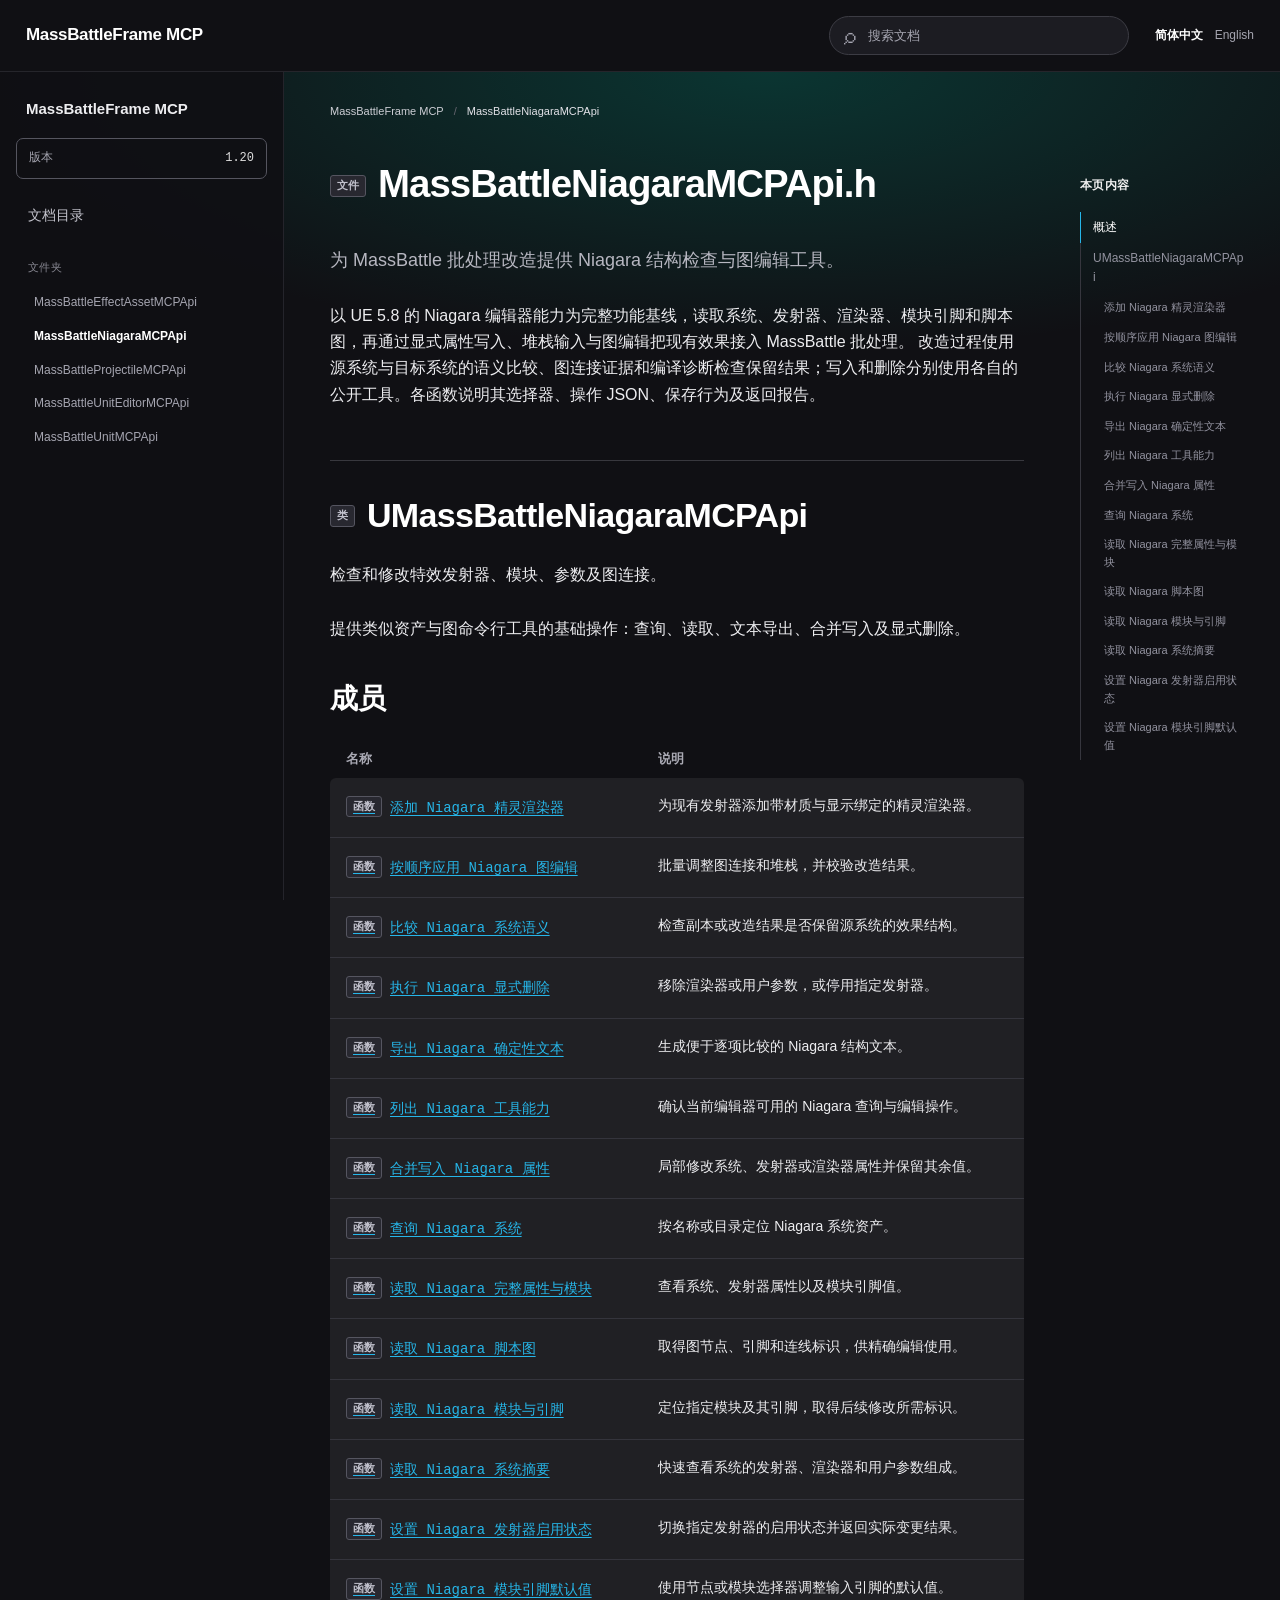
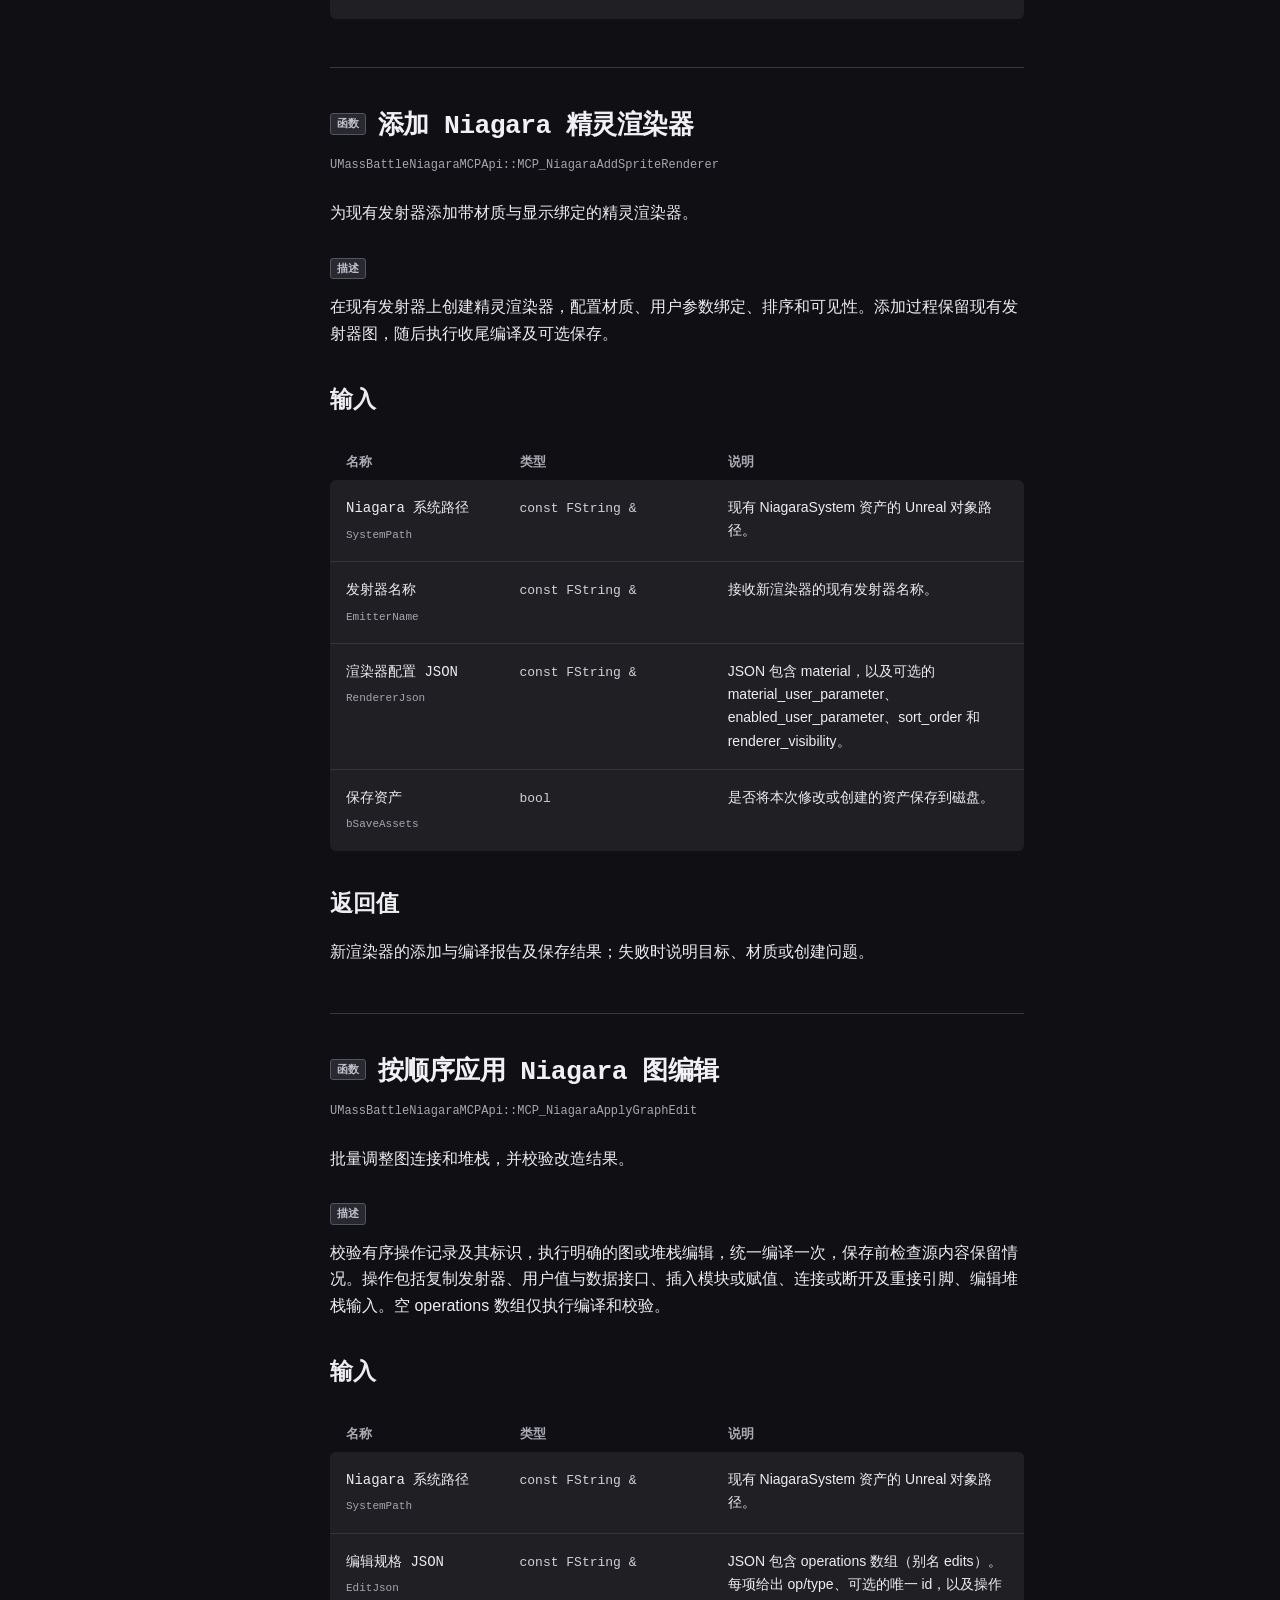
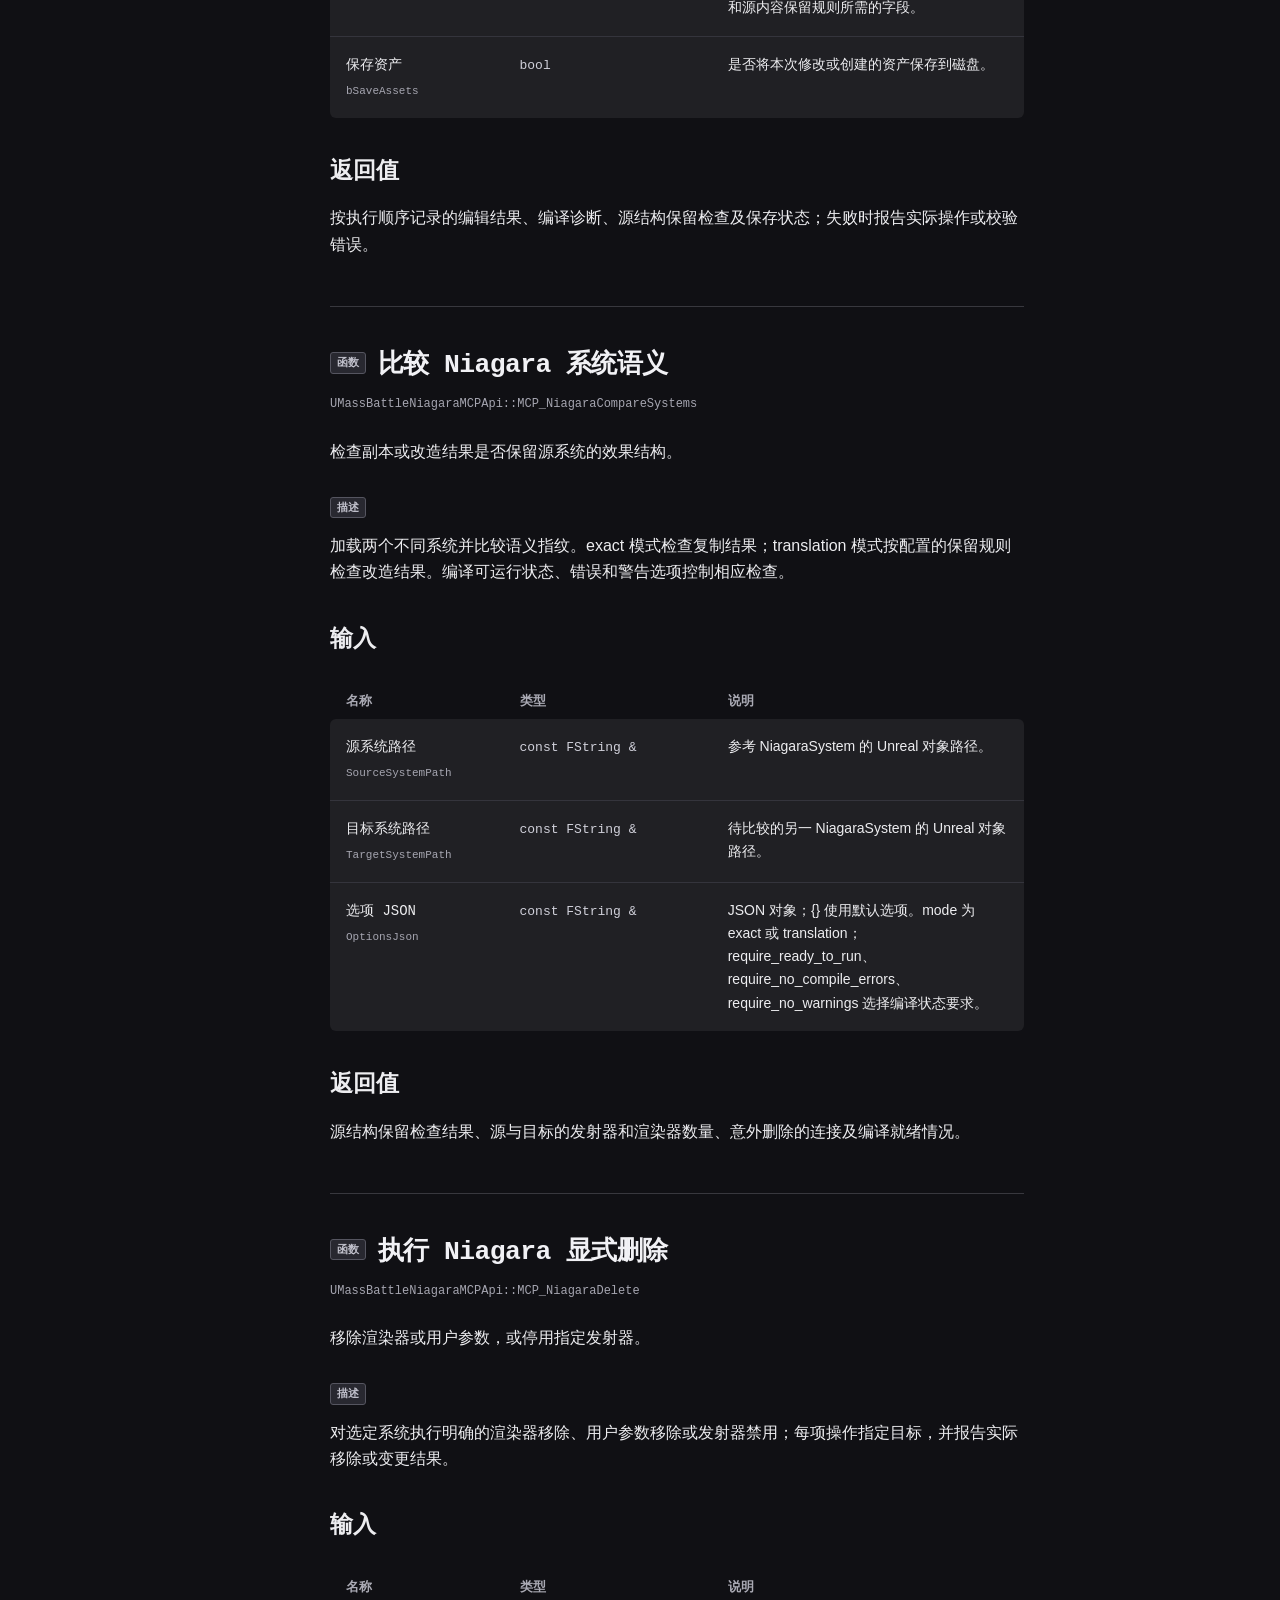
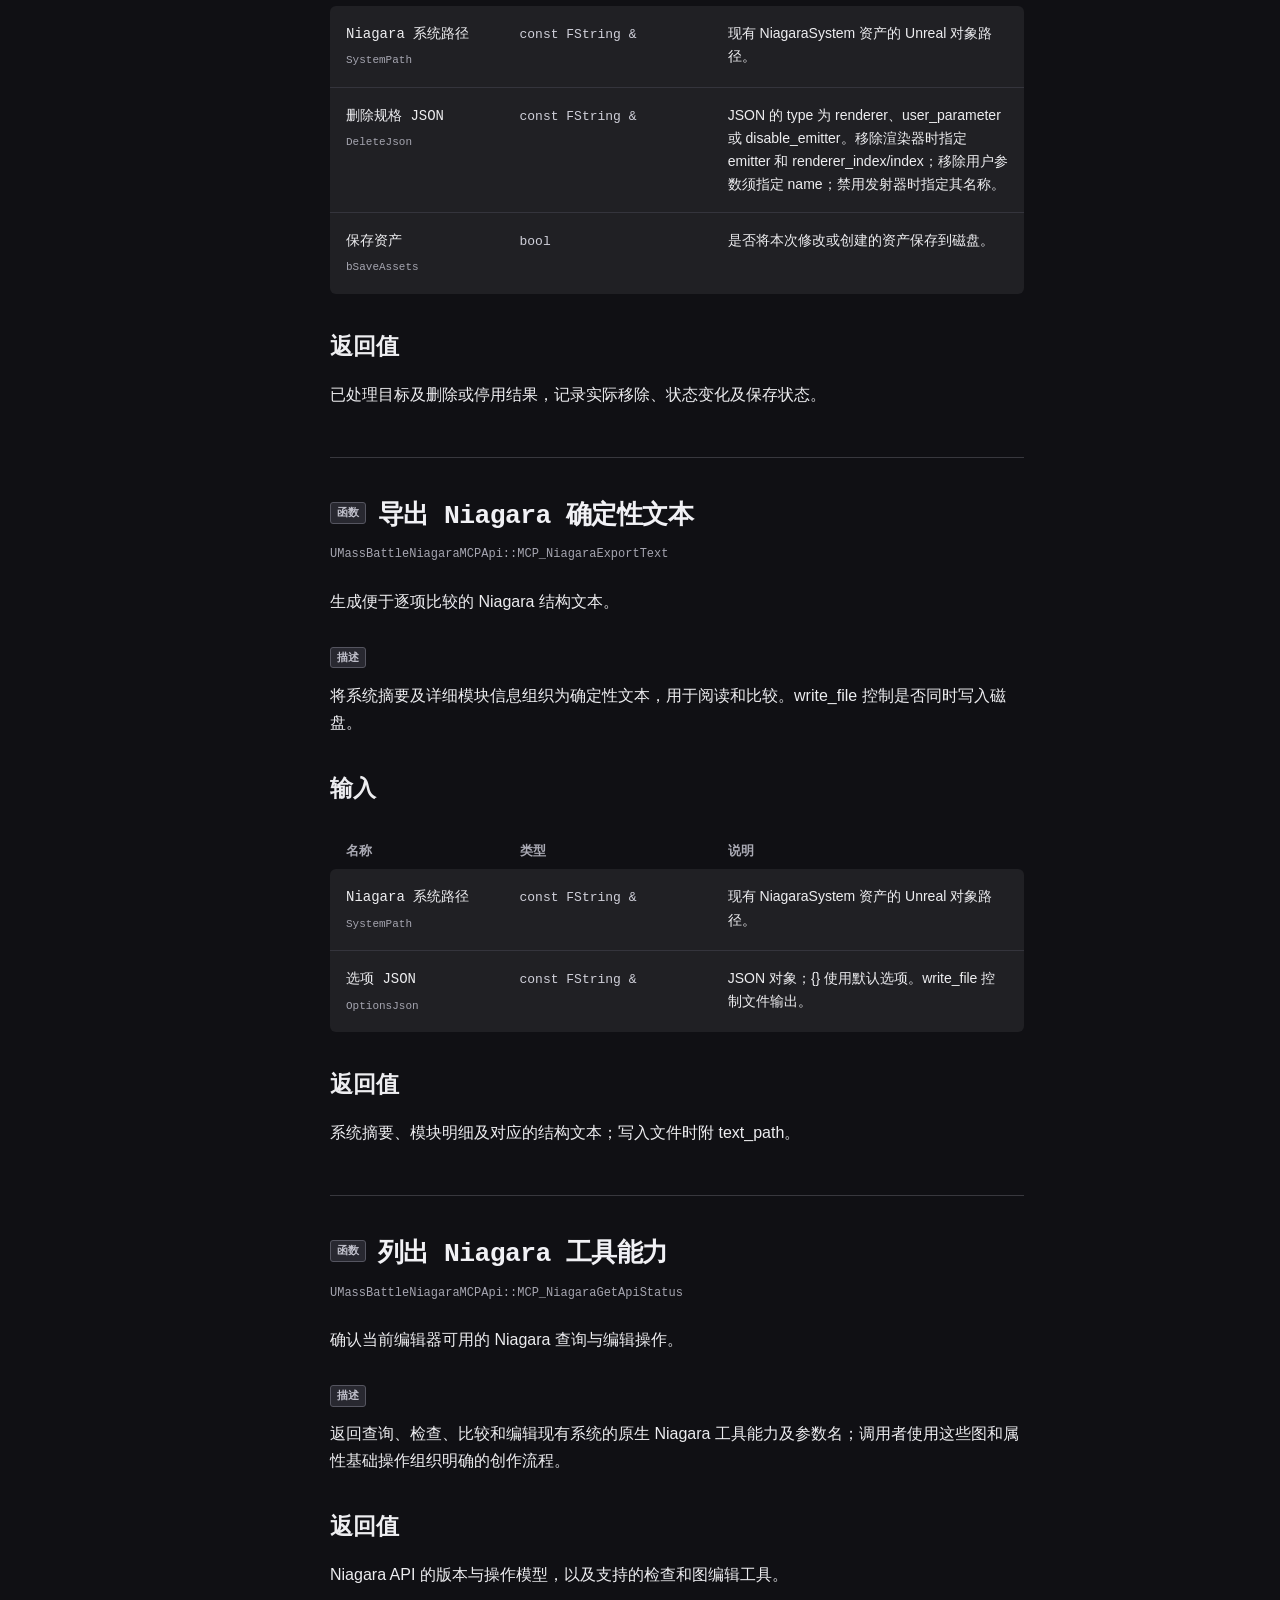
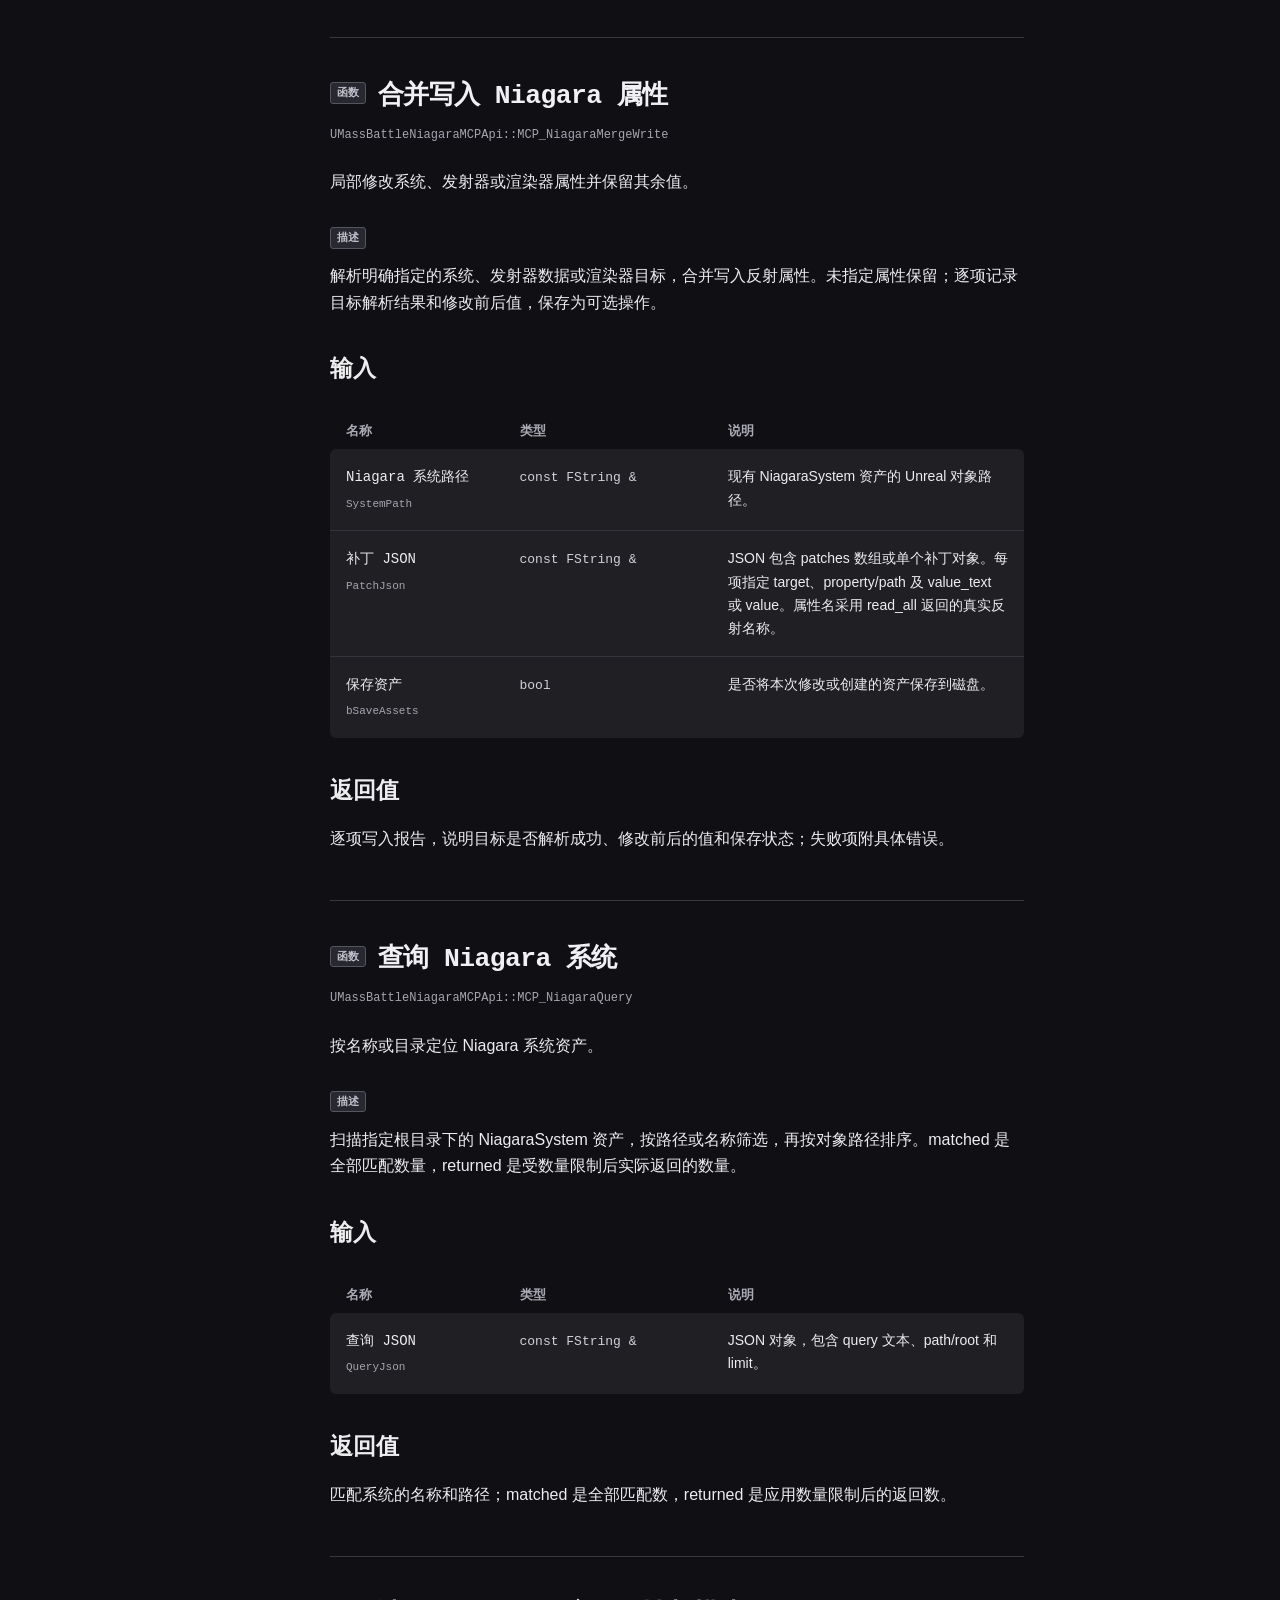
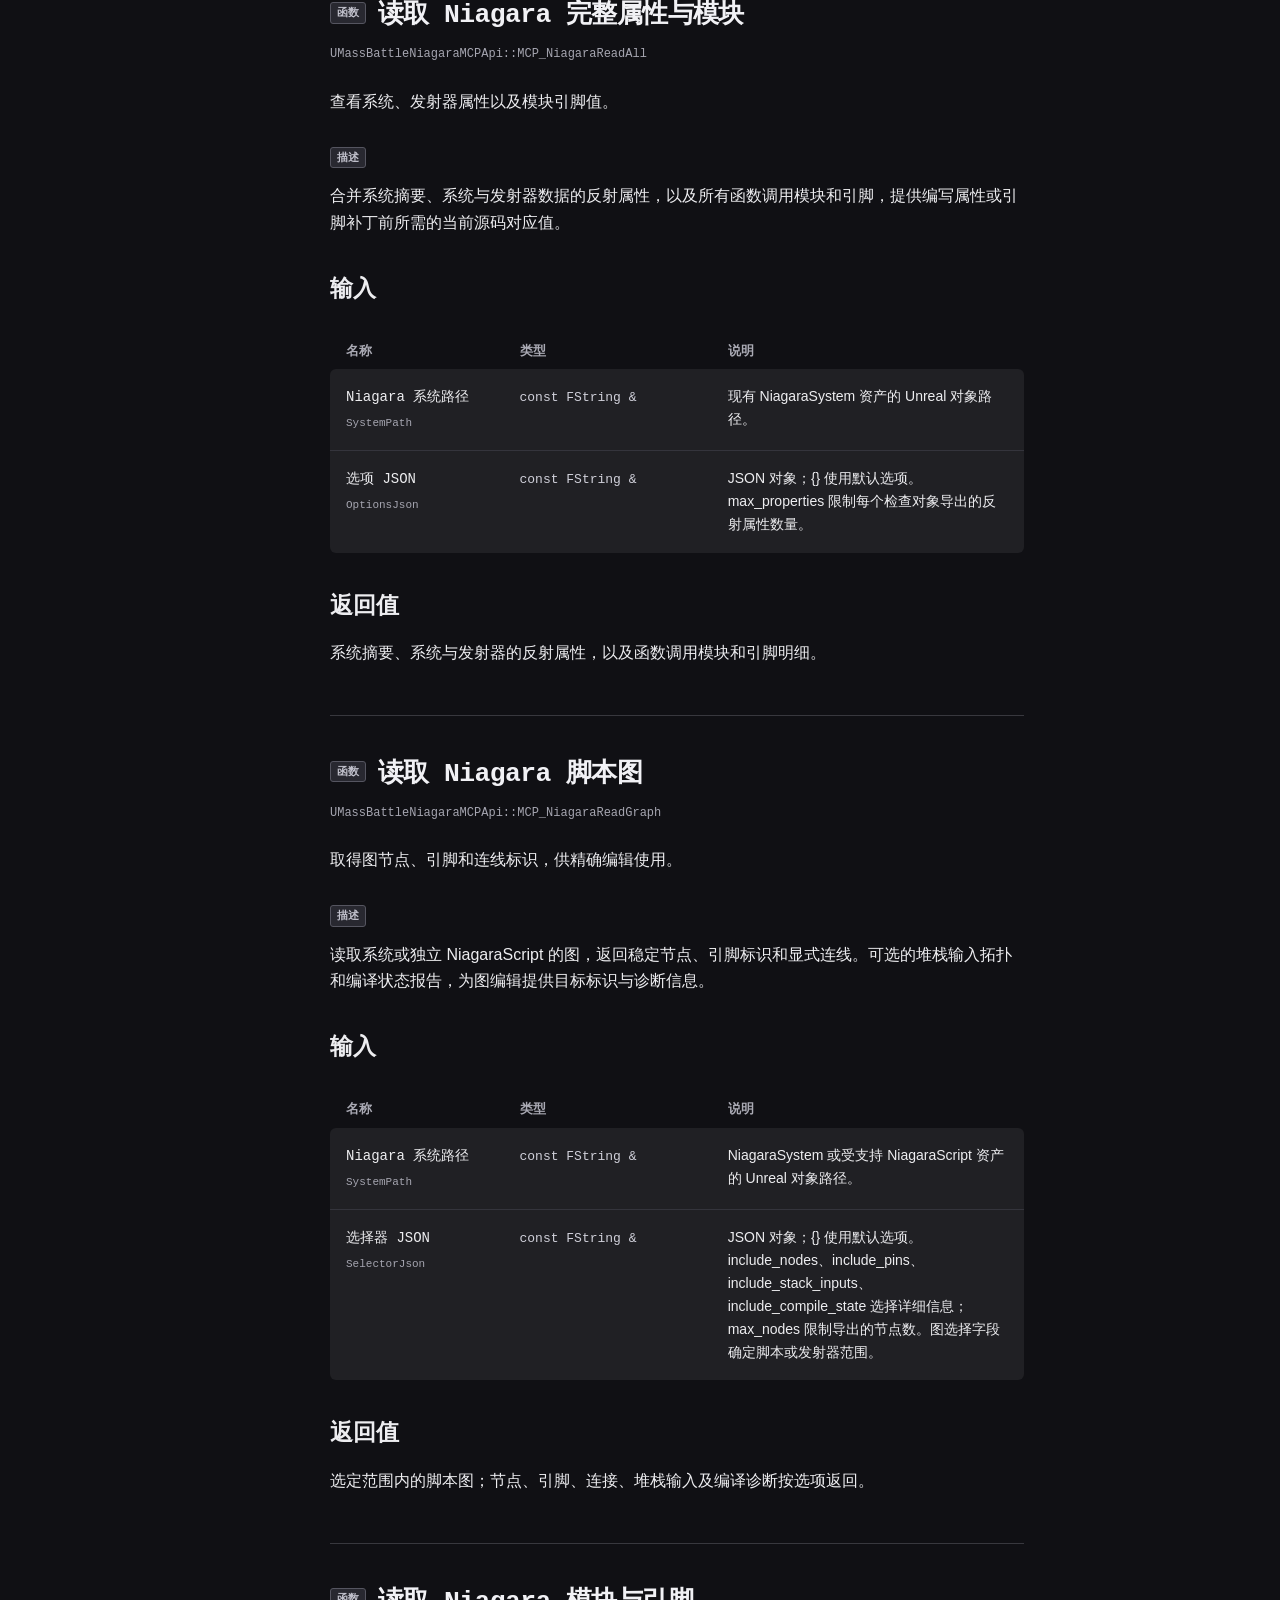
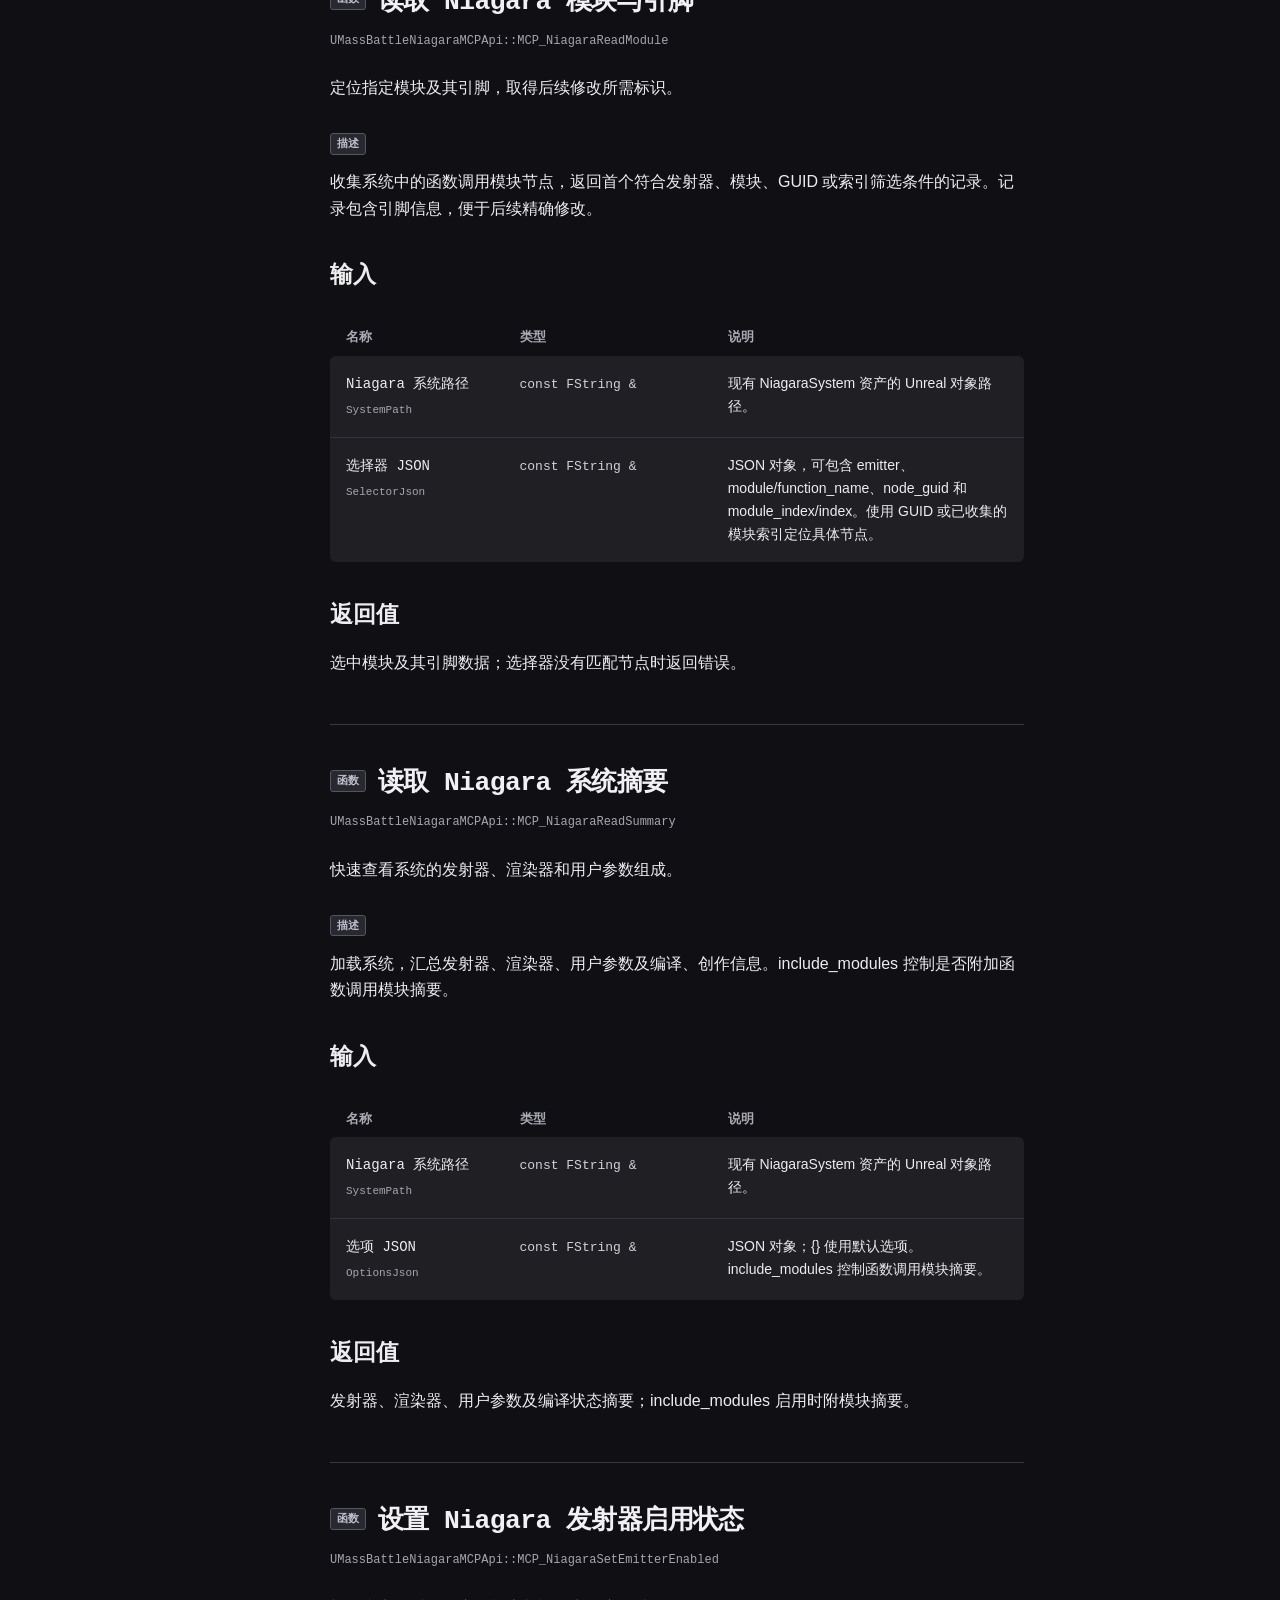
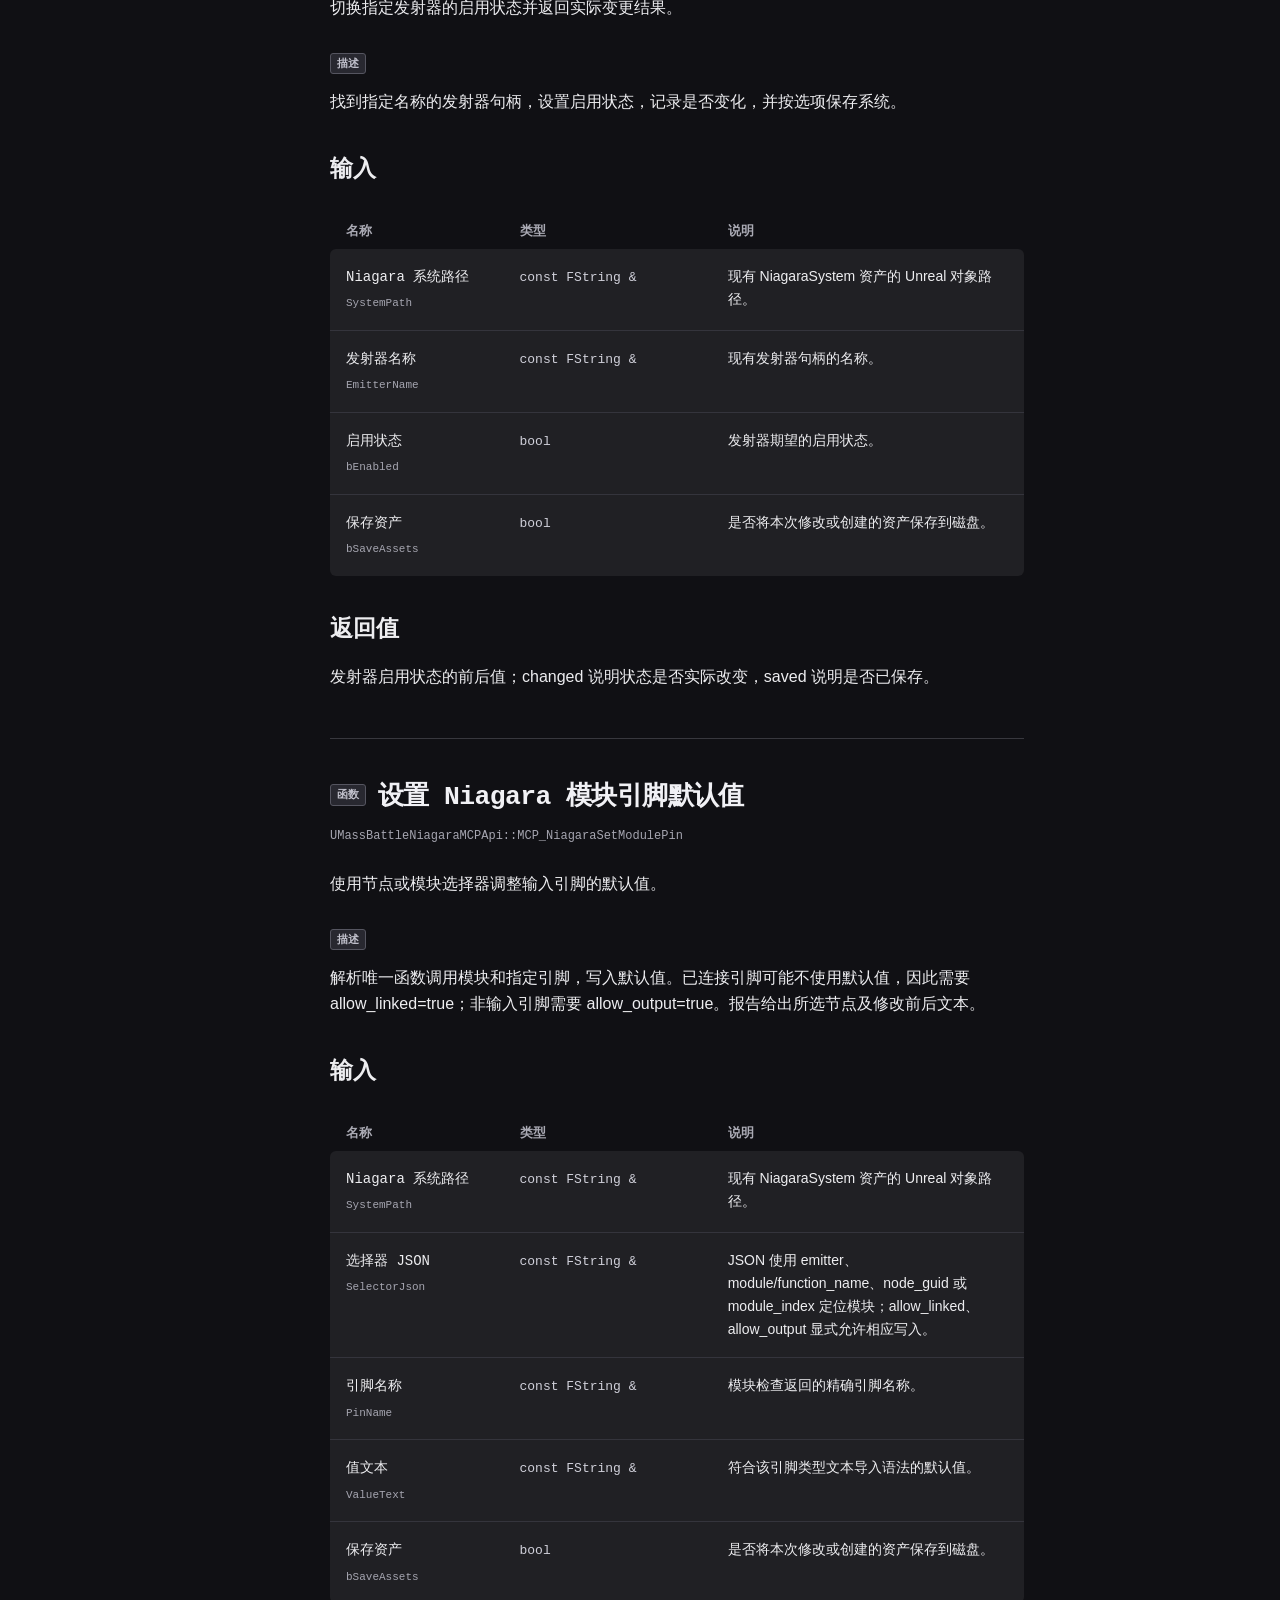
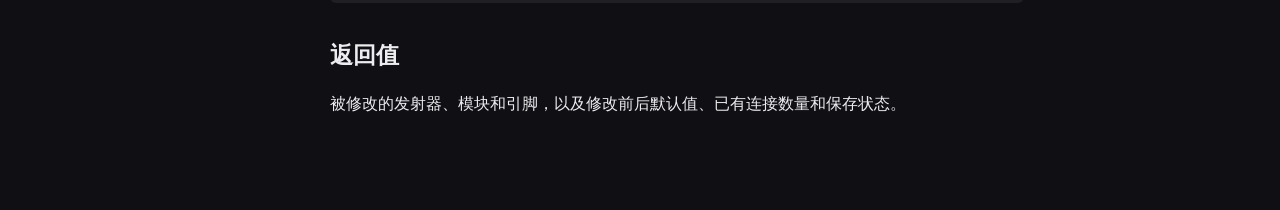
<file: user/zh-CN/API--item-f8cca041032d4fc7.html>
<!doctype html><html lang="zh-CN"><head><meta charset="utf-8"><meta name="viewport" content="width=device-width,initial-scale=1"><title>MassBattleFrame MCP · MassBattleNiagaraMCPApi</title><link rel="stylesheet" href="../../assets/site.css?v=3b2268ddff83"><script defer src="../../assets/site.js?v=3b2268ddff83"></script></head><body>
<a class="skip-link" href="#main-content">跳转到正文</a>
<header><button class="menu-toggle" aria-controls="project-navigation" aria-expanded="false">☰ 目录</button><a class="brand" href="index.html">MassBattleFrame MCP</a><div class="header-search"><label class="search"><span aria-hidden="true">⌕</span><input id="search" type="search" placeholder="搜索文档" aria-label="搜索文档"></label><div id="search-results" hidden></div></div><nav class="languages"><a aria-current="page" href="../zh-CN/API--item-f8cca041032d4fc7.html">简体中文</a><a href="../en/API--item-f8cca041032d4fc7.html">English</a></nav></header>
<aside class="sidebar" id="project-navigation"><div class="sidebar-title">MassBattleFrame MCP</div><div class="version"><span>版本</span><strong>1.20</strong></div><nav aria-label="目录"><a class="nav-home" href="index.html">文档目录</a><div class="nav-caption">文件夹</div><ul class="document-items"><li><a href="API--item-157806bdfc02007a.html">MassBattleEffectAssetMCPApi</a></li><li><a href="API--item-f8cca041032d4fc7.html" aria-current="page">MassBattleNiagaraMCPApi</a></li><li><a href="API--item-e8ef5912931458ab.html">MassBattleProjectileMCPApi</a></li><li><a href="API--item-fc91a2fbf0981fb9.html">MassBattleUnitEditorMCPApi</a></li><li><a href="API--item-d1b51fcabf11eae3.html">MassBattleUnitMCPApi</a></li></ul></nav></aside>
<main id="main-content" tabindex="-1"><nav class="breadcrumbs" aria-label="项目文档"><a href="index.html">MassBattleFrame MCP</a><span>/</span><span>MassBattleNiagaraMCPApi</span></nav><section class="file-overview" id="overview"><div class="page-heading"><span class="entity-label">文件</span><h1>MassBattleNiagaraMCPApi.h</h1></div><article class="api-card type-summary" id="121c2a7c7767cc304c3db289"><p class="brief">为 MassBattle 批处理改造提供 Niagara 结构检查与图编辑工具。</p><section class="api-details"><p>以 UE 5.8 的 Niagara 编辑器能力为完整功能基线，读取系统、发射器、渲染器、模块引脚和脚本图，再通过显式属性写入、堆栈输入与图编辑把现有效果接入 MassBattle 批处理。 改造过程使用源系统与目标系统的语义比较、图连接证据和编译诊断检查保留结果；写入和删除分别使用各自的公开工具。各函数说明其选择器、操作 JSON、保存行为及返回报告。</p></section></article></section><section class="class-section" data-kind="class" id="class-294f0d4e8a2b9721"><div class="class-heading"><span class="entity-label">类</span><h2>UMassBattleNiagaraMCPApi</h2></div><div class="class-members"><article class="api-card type-summary" id="92db2801752bdb4e295d2cfc"><p class="brief">检查和修改特效发射器、模块、参数及图连接。</p><section class="api-details"><p>提供类似资产与图命令行工具的基础操作：查询、读取、文本导出、合并写入及显式删除。</p></section></article><table class="member-index"><caption>成员</caption><thead><tr><th scope="col">名称</th><th scope="col">说明</th></tr></thead><tbody><tr><td><a href="#5676b7dc1918c255cf560e80"><span class="entity-label">函数</span><code class="function-signature">添加 Niagara 精灵渲染器</code></a></td><td>为现有发射器添加带材质与显示绑定的精灵渲染器。</td></tr><tr><td><a href="#1a50dfd7fda4456b3ed0591b"><span class="entity-label">函数</span><code class="function-signature">按顺序应用 Niagara 图编辑</code></a></td><td>批量调整图连接和堆栈，并校验改造结果。</td></tr><tr><td><a href="#f3c18ab9e985aeaec7aad50f"><span class="entity-label">函数</span><code class="function-signature">比较 Niagara 系统语义</code></a></td><td>检查副本或改造结果是否保留源系统的效果结构。</td></tr><tr><td><a href="#995da1fa0d6cc1a116568209"><span class="entity-label">函数</span><code class="function-signature">执行 Niagara 显式删除</code></a></td><td>移除渲染器或用户参数，或停用指定发射器。</td></tr><tr><td><a href="#a759b4f8cd64fc9054a1d43e"><span class="entity-label">函数</span><code class="function-signature">导出 Niagara 确定性文本</code></a></td><td>生成便于逐项比较的 Niagara 结构文本。</td></tr><tr><td><a href="#69002c5785e40ac7fb85d8ff"><span class="entity-label">函数</span><code class="function-signature">列出 Niagara 工具能力</code></a></td><td>确认当前编辑器可用的 Niagara 查询与编辑操作。</td></tr><tr><td><a href="#887e7cad8d6339fae2c28595"><span class="entity-label">函数</span><code class="function-signature">合并写入 Niagara 属性</code></a></td><td>局部修改系统、发射器或渲染器属性并保留其余值。</td></tr><tr><td><a href="#11c57f2939e716287888a46d"><span class="entity-label">函数</span><code class="function-signature">查询 Niagara 系统</code></a></td><td>按名称或目录定位 Niagara 系统资产。</td></tr><tr><td><a href="#0b02787ba0883ed920ed1f0a"><span class="entity-label">函数</span><code class="function-signature">读取 Niagara 完整属性与模块</code></a></td><td>查看系统、发射器属性以及模块引脚值。</td></tr><tr><td><a href="#29984bf4b93358d500caf83c"><span class="entity-label">函数</span><code class="function-signature">读取 Niagara 脚本图</code></a></td><td>取得图节点、引脚和连线标识，供精确编辑使用。</td></tr><tr><td><a href="#0d4232cb2cb06db9366d2a7d"><span class="entity-label">函数</span><code class="function-signature">读取 Niagara 模块与引脚</code></a></td><td>定位指定模块及其引脚，取得后续修改所需标识。</td></tr><tr><td><a href="#d98b4776d0044e5e4d6cf2c7"><span class="entity-label">函数</span><code class="function-signature">读取 Niagara 系统摘要</code></a></td><td>快速查看系统的发射器、渲染器和用户参数组成。</td></tr><tr><td><a href="#ace0ea6f2364692aea1b491f"><span class="entity-label">函数</span><code class="function-signature">设置 Niagara 发射器启用状态</code></a></td><td>切换指定发射器的启用状态并返回实际变更结果。</td></tr><tr><td><a href="#a6b89cde4343d33b2ff63bb0"><span class="entity-label">函数</span><code class="function-signature">设置 Niagara 模块引脚默认值</code></a></td><td>使用节点或模块选择器调整输入引脚的默认值。</td></tr></tbody></table><article class="api-card" id="5676b7dc1918c255cf560e80"><div class="api-heading"><span class="entity-label">函数</span><h3><code class="function-signature">添加 Niagara 精灵渲染器</code></h3></div><code class="api-name">UMassBattleNiagaraMCPApi::MCP_NiagaraAddSpriteRenderer</code><p class="brief">为现有发射器添加带材质与显示绑定的精灵渲染器。</p><section class="api-details"><span class="entity-label">描述</span><p>在现有发射器上创建精灵渲染器，配置材质、用户参数绑定、排序和可见性。添加过程保留现有发射器图，随后执行收尾编译及可选保存。</p></section><h3>输入</h3><table class="parameters"><thead><tr><th scope="col">名称</th><th scope="col">类型</th><th scope="col">说明</th></tr></thead><tbody><tr><th scope="row"><code class="parameter-name">Niagara 系统路径</code><code class="parameter-native">SystemPath</code></th><td><code class="type">const FString &amp;</code></td><td>现有 NiagaraSystem 资产的 Unreal 对象路径。</td></tr><tr><th scope="row"><code class="parameter-name">发射器名称</code><code class="parameter-native">EmitterName</code></th><td><code class="type">const FString &amp;</code></td><td>接收新渲染器的现有发射器名称。</td></tr><tr><th scope="row"><code class="parameter-name">渲染器配置 JSON</code><code class="parameter-native">RendererJson</code></th><td><code class="type">const FString &amp;</code></td><td>JSON 包含 material，以及可选的 material_user_parameter、enabled_user_parameter、sort_order 和 renderer_visibility。</td></tr><tr><th scope="row"><code class="parameter-name">保存资产</code><code class="parameter-native">bSaveAssets</code></th><td><code class="type">bool</code></td><td>是否将本次修改或创建的资产保存到磁盘。</td></tr></tbody></table><h3>返回值</h3><p>新渲染器的添加与编译报告及保存结果；失败时说明目标、材质或创建问题。</p></article><article class="api-card" id="1a50dfd7fda4456b3ed0591b"><div class="api-heading"><span class="entity-label">函数</span><h3><code class="function-signature">按顺序应用 Niagara 图编辑</code></h3></div><code class="api-name">UMassBattleNiagaraMCPApi::MCP_NiagaraApplyGraphEdit</code><p class="brief">批量调整图连接和堆栈，并校验改造结果。</p><section class="api-details"><span class="entity-label">描述</span><p>校验有序操作记录及其标识，执行明确的图或堆栈编辑，统一编译一次，保存前检查源内容保留情况。操作包括复制发射器、用户值与数据接口、插入模块或赋值、连接或断开及重接引脚、编辑堆栈输入。空 operations 数组仅执行编译和校验。</p></section><h3>输入</h3><table class="parameters"><thead><tr><th scope="col">名称</th><th scope="col">类型</th><th scope="col">说明</th></tr></thead><tbody><tr><th scope="row"><code class="parameter-name">Niagara 系统路径</code><code class="parameter-native">SystemPath</code></th><td><code class="type">const FString &amp;</code></td><td>现有 NiagaraSystem 资产的 Unreal 对象路径。</td></tr><tr><th scope="row"><code class="parameter-name">编辑规格 JSON</code><code class="parameter-native">EditJson</code></th><td><code class="type">const FString &amp;</code></td><td>JSON 包含 operations 数组（别名 edits）。每项给出 op/type、可选的唯一 id，以及操作和源内容保留规则所需的字段。</td></tr><tr><th scope="row"><code class="parameter-name">保存资产</code><code class="parameter-native">bSaveAssets</code></th><td><code class="type">bool</code></td><td>是否将本次修改或创建的资产保存到磁盘。</td></tr></tbody></table><h3>返回值</h3><p>按执行顺序记录的编辑结果、编译诊断、源结构保留检查及保存状态；失败时报告实际操作或校验错误。</p></article><article class="api-card" id="f3c18ab9e985aeaec7aad50f"><div class="api-heading"><span class="entity-label">函数</span><h3><code class="function-signature">比较 Niagara 系统语义</code></h3></div><code class="api-name">UMassBattleNiagaraMCPApi::MCP_NiagaraCompareSystems</code><p class="brief">检查副本或改造结果是否保留源系统的效果结构。</p><section class="api-details"><span class="entity-label">描述</span><p>加载两个不同系统并比较语义指纹。exact 模式检查复制结果；translation 模式按配置的保留规则检查改造结果。编译可运行状态、错误和警告选项控制相应检查。</p></section><h3>输入</h3><table class="parameters"><thead><tr><th scope="col">名称</th><th scope="col">类型</th><th scope="col">说明</th></tr></thead><tbody><tr><th scope="row"><code class="parameter-name">源系统路径</code><code class="parameter-native">SourceSystemPath</code></th><td><code class="type">const FString &amp;</code></td><td>参考 NiagaraSystem 的 Unreal 对象路径。</td></tr><tr><th scope="row"><code class="parameter-name">目标系统路径</code><code class="parameter-native">TargetSystemPath</code></th><td><code class="type">const FString &amp;</code></td><td>待比较的另一 NiagaraSystem 的 Unreal 对象路径。</td></tr><tr><th scope="row"><code class="parameter-name">选项 JSON</code><code class="parameter-native">OptionsJson</code></th><td><code class="type">const FString &amp;</code></td><td>JSON 对象；{} 使用默认选项。mode 为 exact 或 translation；require_ready_to_run、require_no_compile_errors、require_no_warnings 选择编译状态要求。</td></tr></tbody></table><h3>返回值</h3><p>源结构保留检查结果、源与目标的发射器和渲染器数量、意外删除的连接及编译就绪情况。</p></article><article class="api-card" id="995da1fa0d6cc1a116568209"><div class="api-heading"><span class="entity-label">函数</span><h3><code class="function-signature">执行 Niagara 显式删除</code></h3></div><code class="api-name">UMassBattleNiagaraMCPApi::MCP_NiagaraDelete</code><p class="brief">移除渲染器或用户参数，或停用指定发射器。</p><section class="api-details"><span class="entity-label">描述</span><p>对选定系统执行明确的渲染器移除、用户参数移除或发射器禁用；每项操作指定目标，并报告实际移除或变更结果。</p></section><h3>输入</h3><table class="parameters"><thead><tr><th scope="col">名称</th><th scope="col">类型</th><th scope="col">说明</th></tr></thead><tbody><tr><th scope="row"><code class="parameter-name">Niagara 系统路径</code><code class="parameter-native">SystemPath</code></th><td><code class="type">const FString &amp;</code></td><td>现有 NiagaraSystem 资产的 Unreal 对象路径。</td></tr><tr><th scope="row"><code class="parameter-name">删除规格 JSON</code><code class="parameter-native">DeleteJson</code></th><td><code class="type">const FString &amp;</code></td><td>JSON 的 type 为 renderer、user_parameter 或 disable_emitter。移除渲染器时指定 emitter 和 renderer_index/index；移除用户参数须指定 name；禁用发射器时指定其名称。</td></tr><tr><th scope="row"><code class="parameter-name">保存资产</code><code class="parameter-native">bSaveAssets</code></th><td><code class="type">bool</code></td><td>是否将本次修改或创建的资产保存到磁盘。</td></tr></tbody></table><h3>返回值</h3><p>已处理目标及删除或停用结果，记录实际移除、状态变化及保存状态。</p></article><article class="api-card" id="a759b4f8cd64fc9054a1d43e"><div class="api-heading"><span class="entity-label">函数</span><h3><code class="function-signature">导出 Niagara 确定性文本</code></h3></div><code class="api-name">UMassBattleNiagaraMCPApi::MCP_NiagaraExportText</code><p class="brief">生成便于逐项比较的 Niagara 结构文本。</p><section class="api-details"><span class="entity-label">描述</span><p>将系统摘要及详细模块信息组织为确定性文本，用于阅读和比较。write_file 控制是否同时写入磁盘。</p></section><h3>输入</h3><table class="parameters"><thead><tr><th scope="col">名称</th><th scope="col">类型</th><th scope="col">说明</th></tr></thead><tbody><tr><th scope="row"><code class="parameter-name">Niagara 系统路径</code><code class="parameter-native">SystemPath</code></th><td><code class="type">const FString &amp;</code></td><td>现有 NiagaraSystem 资产的 Unreal 对象路径。</td></tr><tr><th scope="row"><code class="parameter-name">选项 JSON</code><code class="parameter-native">OptionsJson</code></th><td><code class="type">const FString &amp;</code></td><td>JSON 对象；{} 使用默认选项。write_file 控制文件输出。</td></tr></tbody></table><h3>返回值</h3><p>系统摘要、模块明细及对应的结构文本；写入文件时附 text_path。</p></article><article class="api-card" id="69002c5785e40ac7fb85d8ff"><div class="api-heading"><span class="entity-label">函数</span><h3><code class="function-signature">列出 Niagara 工具能力</code></h3></div><code class="api-name">UMassBattleNiagaraMCPApi::MCP_NiagaraGetApiStatus</code><p class="brief">确认当前编辑器可用的 Niagara 查询与编辑操作。</p><section class="api-details"><span class="entity-label">描述</span><p>返回查询、检查、比较和编辑现有系统的原生 Niagara 工具能力及参数名；调用者使用这些图和属性基础操作组织明确的创作流程。</p></section><h3>返回值</h3><p>Niagara API 的版本与操作模型，以及支持的检查和图编辑工具。</p></article><article class="api-card" id="887e7cad8d6339fae2c28595"><div class="api-heading"><span class="entity-label">函数</span><h3><code class="function-signature">合并写入 Niagara 属性</code></h3></div><code class="api-name">UMassBattleNiagaraMCPApi::MCP_NiagaraMergeWrite</code><p class="brief">局部修改系统、发射器或渲染器属性并保留其余值。</p><section class="api-details"><span class="entity-label">描述</span><p>解析明确指定的系统、发射器数据或渲染器目标，合并写入反射属性。未指定属性保留；逐项记录目标解析结果和修改前后值，保存为可选操作。</p></section><h3>输入</h3><table class="parameters"><thead><tr><th scope="col">名称</th><th scope="col">类型</th><th scope="col">说明</th></tr></thead><tbody><tr><th scope="row"><code class="parameter-name">Niagara 系统路径</code><code class="parameter-native">SystemPath</code></th><td><code class="type">const FString &amp;</code></td><td>现有 NiagaraSystem 资产的 Unreal 对象路径。</td></tr><tr><th scope="row"><code class="parameter-name">补丁 JSON</code><code class="parameter-native">PatchJson</code></th><td><code class="type">const FString &amp;</code></td><td>JSON 包含 patches 数组或单个补丁对象。每项指定 target、property/path 及 value_text 或 value。属性名采用 read_all 返回的真实反射名称。</td></tr><tr><th scope="row"><code class="parameter-name">保存资产</code><code class="parameter-native">bSaveAssets</code></th><td><code class="type">bool</code></td><td>是否将本次修改或创建的资产保存到磁盘。</td></tr></tbody></table><h3>返回值</h3><p>逐项写入报告，说明目标是否解析成功、修改前后的值和保存状态；失败项附具体错误。</p></article><article class="api-card" id="11c57f2939e716287888a46d"><div class="api-heading"><span class="entity-label">函数</span><h3><code class="function-signature">查询 Niagara 系统</code></h3></div><code class="api-name">UMassBattleNiagaraMCPApi::MCP_NiagaraQuery</code><p class="brief">按名称或目录定位 Niagara 系统资产。</p><section class="api-details"><span class="entity-label">描述</span><p>扫描指定根目录下的 NiagaraSystem 资产，按路径或名称筛选，再按对象路径排序。matched 是全部匹配数量，returned 是受数量限制后实际返回的数量。</p></section><h3>输入</h3><table class="parameters"><thead><tr><th scope="col">名称</th><th scope="col">类型</th><th scope="col">说明</th></tr></thead><tbody><tr><th scope="row"><code class="parameter-name">查询 JSON</code><code class="parameter-native">QueryJson</code></th><td><code class="type">const FString &amp;</code></td><td>JSON 对象，包含 query 文本、path/root 和 limit。</td></tr></tbody></table><h3>返回值</h3><p>匹配系统的名称和路径；matched 是全部匹配数，returned 是应用数量限制后的返回数。</p></article><article class="api-card" id="0b02787ba0883ed920ed1f0a"><div class="api-heading"><span class="entity-label">函数</span><h3><code class="function-signature">读取 Niagara 完整属性与模块</code></h3></div><code class="api-name">UMassBattleNiagaraMCPApi::MCP_NiagaraReadAll</code><p class="brief">查看系统、发射器属性以及模块引脚值。</p><section class="api-details"><span class="entity-label">描述</span><p>合并系统摘要、系统与发射器数据的反射属性，以及所有函数调用模块和引脚，提供编写属性或引脚补丁前所需的当前源码对应值。</p></section><h3>输入</h3><table class="parameters"><thead><tr><th scope="col">名称</th><th scope="col">类型</th><th scope="col">说明</th></tr></thead><tbody><tr><th scope="row"><code class="parameter-name">Niagara 系统路径</code><code class="parameter-native">SystemPath</code></th><td><code class="type">const FString &amp;</code></td><td>现有 NiagaraSystem 资产的 Unreal 对象路径。</td></tr><tr><th scope="row"><code class="parameter-name">选项 JSON</code><code class="parameter-native">OptionsJson</code></th><td><code class="type">const FString &amp;</code></td><td>JSON 对象；{} 使用默认选项。max_properties 限制每个检查对象导出的反射属性数量。</td></tr></tbody></table><h3>返回值</h3><p>系统摘要、系统与发射器的反射属性，以及函数调用模块和引脚明细。</p></article><article class="api-card" id="29984bf4b93358d500caf83c"><div class="api-heading"><span class="entity-label">函数</span><h3><code class="function-signature">读取 Niagara 脚本图</code></h3></div><code class="api-name">UMassBattleNiagaraMCPApi::MCP_NiagaraReadGraph</code><p class="brief">取得图节点、引脚和连线标识，供精确编辑使用。</p><section class="api-details"><span class="entity-label">描述</span><p>读取系统或独立 NiagaraScript 的图，返回稳定节点、引脚标识和显式连线。可选的堆栈输入拓扑和编译状态报告，为图编辑提供目标标识与诊断信息。</p></section><h3>输入</h3><table class="parameters"><thead><tr><th scope="col">名称</th><th scope="col">类型</th><th scope="col">说明</th></tr></thead><tbody><tr><th scope="row"><code class="parameter-name">Niagara 系统路径</code><code class="parameter-native">SystemPath</code></th><td><code class="type">const FString &amp;</code></td><td>NiagaraSystem 或受支持 NiagaraScript 资产的 Unreal 对象路径。</td></tr><tr><th scope="row"><code class="parameter-name">选择器 JSON</code><code class="parameter-native">SelectorJson</code></th><td><code class="type">const FString &amp;</code></td><td>JSON 对象；{} 使用默认选项。include_nodes、include_pins、include_stack_inputs、include_compile_state 选择详细信息；max_nodes 限制导出的节点数。图选择字段确定脚本或发射器范围。</td></tr></tbody></table><h3>返回值</h3><p>选定范围内的脚本图；节点、引脚、连接、堆栈输入及编译诊断按选项返回。</p></article><article class="api-card" id="0d4232cb2cb06db9366d2a7d"><div class="api-heading"><span class="entity-label">函数</span><h3><code class="function-signature">读取 Niagara 模块与引脚</code></h3></div><code class="api-name">UMassBattleNiagaraMCPApi::MCP_NiagaraReadModule</code><p class="brief">定位指定模块及其引脚，取得后续修改所需标识。</p><section class="api-details"><span class="entity-label">描述</span><p>收集系统中的函数调用模块节点，返回首个符合发射器、模块、GUID 或索引筛选条件的记录。记录包含引脚信息，便于后续精确修改。</p></section><h3>输入</h3><table class="parameters"><thead><tr><th scope="col">名称</th><th scope="col">类型</th><th scope="col">说明</th></tr></thead><tbody><tr><th scope="row"><code class="parameter-name">Niagara 系统路径</code><code class="parameter-native">SystemPath</code></th><td><code class="type">const FString &amp;</code></td><td>现有 NiagaraSystem 资产的 Unreal 对象路径。</td></tr><tr><th scope="row"><code class="parameter-name">选择器 JSON</code><code class="parameter-native">SelectorJson</code></th><td><code class="type">const FString &amp;</code></td><td>JSON 对象，可包含 emitter、module/function_name、node_guid 和 module_index/index。使用 GUID 或已收集的模块索引定位具体节点。</td></tr></tbody></table><h3>返回值</h3><p>选中模块及其引脚数据；选择器没有匹配节点时返回错误。</p></article><article class="api-card" id="d98b4776d0044e5e4d6cf2c7"><div class="api-heading"><span class="entity-label">函数</span><h3><code class="function-signature">读取 Niagara 系统摘要</code></h3></div><code class="api-name">UMassBattleNiagaraMCPApi::MCP_NiagaraReadSummary</code><p class="brief">快速查看系统的发射器、渲染器和用户参数组成。</p><section class="api-details"><span class="entity-label">描述</span><p>加载系统，汇总发射器、渲染器、用户参数及编译、创作信息。include_modules 控制是否附加函数调用模块摘要。</p></section><h3>输入</h3><table class="parameters"><thead><tr><th scope="col">名称</th><th scope="col">类型</th><th scope="col">说明</th></tr></thead><tbody><tr><th scope="row"><code class="parameter-name">Niagara 系统路径</code><code class="parameter-native">SystemPath</code></th><td><code class="type">const FString &amp;</code></td><td>现有 NiagaraSystem 资产的 Unreal 对象路径。</td></tr><tr><th scope="row"><code class="parameter-name">选项 JSON</code><code class="parameter-native">OptionsJson</code></th><td><code class="type">const FString &amp;</code></td><td>JSON 对象；{} 使用默认选项。include_modules 控制函数调用模块摘要。</td></tr></tbody></table><h3>返回值</h3><p>发射器、渲染器、用户参数及编译状态摘要；include_modules 启用时附模块摘要。</p></article><article class="api-card" id="ace0ea6f2364692aea1b491f"><div class="api-heading"><span class="entity-label">函数</span><h3><code class="function-signature">设置 Niagara 发射器启用状态</code></h3></div><code class="api-name">UMassBattleNiagaraMCPApi::MCP_NiagaraSetEmitterEnabled</code><p class="brief">切换指定发射器的启用状态并返回实际变更结果。</p><section class="api-details"><span class="entity-label">描述</span><p>找到指定名称的发射器句柄，设置启用状态，记录是否变化，并按选项保存系统。</p></section><h3>输入</h3><table class="parameters"><thead><tr><th scope="col">名称</th><th scope="col">类型</th><th scope="col">说明</th></tr></thead><tbody><tr><th scope="row"><code class="parameter-name">Niagara 系统路径</code><code class="parameter-native">SystemPath</code></th><td><code class="type">const FString &amp;</code></td><td>现有 NiagaraSystem 资产的 Unreal 对象路径。</td></tr><tr><th scope="row"><code class="parameter-name">发射器名称</code><code class="parameter-native">EmitterName</code></th><td><code class="type">const FString &amp;</code></td><td>现有发射器句柄的名称。</td></tr><tr><th scope="row"><code class="parameter-name">启用状态</code><code class="parameter-native">bEnabled</code></th><td><code class="type">bool</code></td><td>发射器期望的启用状态。</td></tr><tr><th scope="row"><code class="parameter-name">保存资产</code><code class="parameter-native">bSaveAssets</code></th><td><code class="type">bool</code></td><td>是否将本次修改或创建的资产保存到磁盘。</td></tr></tbody></table><h3>返回值</h3><p>发射器启用状态的前后值；changed 说明状态是否实际改变，saved 说明是否已保存。</p></article><article class="api-card" id="a6b89cde4343d33b2ff63bb0"><div class="api-heading"><span class="entity-label">函数</span><h3><code class="function-signature">设置 Niagara 模块引脚默认值</code></h3></div><code class="api-name">UMassBattleNiagaraMCPApi::MCP_NiagaraSetModulePin</code><p class="brief">使用节点或模块选择器调整输入引脚的默认值。</p><section class="api-details"><span class="entity-label">描述</span><p>解析唯一函数调用模块和指定引脚，写入默认值。已连接引脚可能不使用默认值，因此需要 allow_linked=true；非输入引脚需要 allow_output=true。报告给出所选节点及修改前后文本。</p></section><h3>输入</h3><table class="parameters"><thead><tr><th scope="col">名称</th><th scope="col">类型</th><th scope="col">说明</th></tr></thead><tbody><tr><th scope="row"><code class="parameter-name">Niagara 系统路径</code><code class="parameter-native">SystemPath</code></th><td><code class="type">const FString &amp;</code></td><td>现有 NiagaraSystem 资产的 Unreal 对象路径。</td></tr><tr><th scope="row"><code class="parameter-name">选择器 JSON</code><code class="parameter-native">SelectorJson</code></th><td><code class="type">const FString &amp;</code></td><td>JSON 使用 emitter、module/function_name、node_guid 或 module_index 定位模块；allow_linked、allow_output 显式允许相应写入。</td></tr><tr><th scope="row"><code class="parameter-name">引脚名称</code><code class="parameter-native">PinName</code></th><td><code class="type">const FString &amp;</code></td><td>模块检查返回的精确引脚名称。</td></tr><tr><th scope="row"><code class="parameter-name">值文本</code><code class="parameter-native">ValueText</code></th><td><code class="type">const FString &amp;</code></td><td>符合该引脚类型文本导入语法的默认值。</td></tr><tr><th scope="row"><code class="parameter-name">保存资产</code><code class="parameter-native">bSaveAssets</code></th><td><code class="type">bool</code></td><td>是否将本次修改或创建的资产保存到磁盘。</td></tr></tbody></table><h3>返回值</h3><p>被修改的发射器、模块和引脚，以及修改前后默认值、已有连接数量和保存状态。</p></article></div></section></main>
<aside class="page-toc"><nav aria-label="本页内容"><h2>本页内容</h2><a href="#overview">概述</a><a href="#class-294f0d4e8a2b9721">UMassBattleNiagaraMCPApi</a><a class="toc-member" href="#5676b7dc1918c255cf560e80">添加 Niagara 精灵渲染器</a><a class="toc-member" href="#1a50dfd7fda4456b3ed0591b">按顺序应用 Niagara 图编辑</a><a class="toc-member" href="#f3c18ab9e985aeaec7aad50f">比较 Niagara 系统语义</a><a class="toc-member" href="#995da1fa0d6cc1a116568209">执行 Niagara 显式删除</a><a class="toc-member" href="#a759b4f8cd64fc9054a1d43e">导出 Niagara 确定性文本</a><a class="toc-member" href="#69002c5785e40ac7fb85d8ff">列出 Niagara 工具能力</a><a class="toc-member" href="#887e7cad8d6339fae2c28595">合并写入 Niagara 属性</a><a class="toc-member" href="#11c57f2939e716287888a46d">查询 Niagara 系统</a><a class="toc-member" href="#0b02787ba0883ed920ed1f0a">读取 Niagara 完整属性与模块</a><a class="toc-member" href="#29984bf4b93358d500caf83c">读取 Niagara 脚本图</a><a class="toc-member" href="#0d4232cb2cb06db9366d2a7d">读取 Niagara 模块与引脚</a><a class="toc-member" href="#d98b4776d0044e5e4d6cf2c7">读取 Niagara 系统摘要</a><a class="toc-member" href="#ace0ea6f2364692aea1b491f">设置 Niagara 发射器启用状态</a><a class="toc-member" href="#a6b89cde4343d33b2ff63bb0">设置 Niagara 模块引脚默认值</a></nav></aside><script type="application/json" id="search-index">[{"id": "a216bb0bb8f23afffbd96e5a", "title": "MassBattleEffectAssetMCPApi.h", "name": "MassBattleEffectAssetMCPApi.h", "group": "API", "brief": "管理 Niagara、Cascade、材质和蓝图等特效资产及渲染默认配置。", "page": "API--item-157806bdfc02007a.html"}, {"id": "121c2a7c7767cc304c3db289", "title": "MassBattleNiagaraMCPApi.h", "name": "MassBattleNiagaraMCPApi.h", "group": "API", "brief": "为 MassBattle 批处理改造提供 Niagara 结构检查与图编辑工具。", "page": "API--item-f8cca041032d4fc7.html"}, {"id": "521d945451f14f9c470f799f", "title": "UMassBattleEffectAssetMCPApi", "name": "UMassBattleEffectAssetMCPApi", "group": "API", "brief": "检查、复制特效资产，并配置批处理渲染器的类默认值。", "page": "API--item-157806bdfc02007a.html"}, {"id": "37e8c902ff12be9157fe1434", "title": "读取批处理特效渲染器默认值", "name": "UMassBattleEffectAssetMCPApi::MCP_BatchFxReadRendererDefaults", "group": "API", "brief": "查看新放置渲染器将继承的特效配置。", "page": "API--item-157806bdfc02007a.html"}, {"id": "8304f02e918c6dd9d6fb1580", "title": "设置批处理特效渲染器默认值", "name": "UMassBattleEffectAssetMCPApi::MCP_BatchFxSetRendererDefaults", "group": "API", "brief": "为后续放置的特效渲染器设置统一的系统、数据通道和批量配置。", "page": "API--item-157806bdfc02007a.html"}, {"id": "1ed5c247f62f7df8066a75b7", "title": "导出特效资产文本", "name": "UMassBattleEffectAssetMCPApi::MCP_EffectAssetExportText", "group": "API", "brief": "导出属性与依赖信息，用于比较特效资产。", "page": "API--item-157806bdfc02007a.html"}, {"id": "14b6c94d7f6875d65509528f", "title": "列出特效资产工具能力", "name": "UMassBattleEffectAssetMCPApi::MCP_EffectAssetGetApiStatus", "group": "API", "brief": "确认当前编辑器可用的特效资产操作。", "page": "API--item-157806bdfc02007a.html"}, {"id": "e4d95ad1ba5fad1316a37332", "title": "查询特效资产", "name": "UMassBattleEffectAssetMCPApi::MCP_EffectAssetQuery", "group": "API", "brief": "按目录、名称和类型定位可处理的特效资产。", "page": "API--item-157806bdfc02007a.html"}, {"id": "d4ef2affa58f66bfde166f8e", "title": "读取特效资产摘要", "name": "UMassBattleEffectAssetMCPApi::MCP_EffectAssetReadSummary", "group": "API", "brief": "取得资产类型对应的系统、材质或蓝图信息。", "page": "API--item-157806bdfc02007a.html"}, {"id": "04bb16bcd1f725dc9055e22e", "title": "将特效资产移入回收目录", "name": "UMassBattleEffectAssetMCPApi::MCP_EffectAssetSoftDelete", "group": "API", "brief": "检查资产引用后将其移入回收目录。", "page": "API--item-157806bdfc02007a.html"}, {"id": "39123253c82e7e44c871d41b", "title": "丢弃未保存的特效副本", "name": "UMassBattleEffectAssetMCPApi::MCP_EffectDiscardUnsavedDuplicate", "group": "API", "brief": "回滚本次编辑器会话中尚未保存的特效副本。", "page": "API--item-157806bdfc02007a.html"}, {"id": "5bdd0b128069500ca1fa5eeb", "title": "复制特效资产", "name": "UMassBattleEffectAssetMCPApi::MCP_EffectDuplicateAsset", "group": "API", "brief": "保留源效果数据创建副本，供后续改造。", "page": "API--item-157806bdfc02007a.html"}, {"id": "92db2801752bdb4e295d2cfc", "title": "UMassBattleNiagaraMCPApi", "name": "UMassBattleNiagaraMCPApi", "group": "API", "brief": "检查和修改特效发射器、模块、参数及图连接。", "page": "API--item-f8cca041032d4fc7.html"}, {"id": "5676b7dc1918c255cf560e80", "title": "添加 Niagara 精灵渲染器", "name": "UMassBattleNiagaraMCPApi::MCP_NiagaraAddSpriteRenderer", "group": "API", "brief": "为现有发射器添加带材质与显示绑定的精灵渲染器。", "page": "API--item-f8cca041032d4fc7.html"}, {"id": "1a50dfd7fda4456b3ed0591b", "title": "按顺序应用 Niagara 图编辑", "name": "UMassBattleNiagaraMCPApi::MCP_NiagaraApplyGraphEdit", "group": "API", "brief": "批量调整图连接和堆栈，并校验改造结果。", "page": "API--item-f8cca041032d4fc7.html"}, {"id": "f3c18ab9e985aeaec7aad50f", "title": "比较 Niagara 系统语义", "name": "UMassBattleNiagaraMCPApi::MCP_NiagaraCompareSystems", "group": "API", "brief": "检查副本或改造结果是否保留源系统的效果结构。", "page": "API--item-f8cca041032d4fc7.html"}, {"id": "995da1fa0d6cc1a116568209", "title": "执行 Niagara 显式删除", "name": "UMassBattleNiagaraMCPApi::MCP_NiagaraDelete", "group": "API", "brief": "移除渲染器或用户参数，或停用指定发射器。", "page": "API--item-f8cca041032d4fc7.html"}, {"id": "a759b4f8cd64fc9054a1d43e", "title": "导出 Niagara 确定性文本", "name": "UMassBattleNiagaraMCPApi::MCP_NiagaraExportText", "group": "API", "brief": "生成便于逐项比较的 Niagara 结构文本。", "page": "API--item-f8cca041032d4fc7.html"}, {"id": "69002c5785e40ac7fb85d8ff", "title": "列出 Niagara 工具能力", "name": "UMassBattleNiagaraMCPApi::MCP_NiagaraGetApiStatus", "group": "API", "brief": "确认当前编辑器可用的 Niagara 查询与编辑操作。", "page": "API--item-f8cca041032d4fc7.html"}, {"id": "887e7cad8d6339fae2c28595", "title": "合并写入 Niagara 属性", "name": "UMassBattleNiagaraMCPApi::MCP_NiagaraMergeWrite", "group": "API", "brief": "局部修改系统、发射器或渲染器属性并保留其余值。", "page": "API--item-f8cca041032d4fc7.html"}, {"id": "11c57f2939e716287888a46d", "title": "查询 Niagara 系统", "name": "UMassBattleNiagaraMCPApi::MCP_NiagaraQuery", "group": "API", "brief": "按名称或目录定位 Niagara 系统资产。", "page": "API--item-f8cca041032d4fc7.html"}, {"id": "0b02787ba0883ed920ed1f0a", "title": "读取 Niagara 完整属性与模块", "name": "UMassBattleNiagaraMCPApi::MCP_NiagaraReadAll", "group": "API", "brief": "查看系统、发射器属性以及模块引脚值。", "page": "API--item-f8cca041032d4fc7.html"}, {"id": "29984bf4b93358d500caf83c", "title": "读取 Niagara 脚本图", "name": "UMassBattleNiagaraMCPApi::MCP_NiagaraReadGraph", "group": "API", "brief": "取得图节点、引脚和连线标识，供精确编辑使用。", "page": "API--item-f8cca041032d4fc7.html"}, {"id": "0d4232cb2cb06db9366d2a7d", "title": "读取 Niagara 模块与引脚", "name": "UMassBattleNiagaraMCPApi::MCP_NiagaraReadModule", "group": "API", "brief": "定位指定模块及其引脚，取得后续修改所需标识。", "page": "API--item-f8cca041032d4fc7.html"}, {"id": "d98b4776d0044e5e4d6cf2c7", "title": "读取 Niagara 系统摘要", "name": "UMassBattleNiagaraMCPApi::MCP_NiagaraReadSummary", "group": "API", "brief": "快速查看系统的发射器、渲染器和用户参数组成。", "page": "API--item-f8cca041032d4fc7.html"}, {"id": "ace0ea6f2364692aea1b491f", "title": "设置 Niagara 发射器启用状态", "name": "UMassBattleNiagaraMCPApi::MCP_NiagaraSetEmitterEnabled", "group": "API", "brief": "切换指定发射器的启用状态并返回实际变更结果。", "page": "API--item-f8cca041032d4fc7.html"}, {"id": "a6b89cde4343d33b2ff63bb0", "title": "设置 Niagara 模块引脚默认值", "name": "UMassBattleNiagaraMCPApi::MCP_NiagaraSetModulePin", "group": "API", "brief": "使用节点或模块选择器调整输入引脚的默认值。", "page": "API--item-f8cca041032d4fc7.html"}, {"id": "66c977bd2407339cd1c67281", "title": "UMassBattleProjectileMCPApi", "name": "UMassBattleProjectileMCPApi", "group": "API", "brief": "维护投射物的移动、伤害、触发和生命周期特效配置。", "page": "API--item-e8ef5912931458ab.html"}, {"id": "d6ce6c7a919747b536e02a1f", "title": "创建投射物配置", "name": "UMassBattleProjectileMCPApi::MCP_ProjectileCreate", "group": "API", "brief": "从模板或类默认值生成通过校验的投射物配置。", "page": "API--item-e8ef5912931458ab.html"}, {"id": "b9c8ea24e9f1bb329f8ea4af", "title": "规划或删除投射物配置", "name": "UMassBattleProjectileMCPApi::MCP_ProjectileDelete", "group": "API", "brief": "检查引用关系后预览或执行资产移除。", "page": "API--item-e8ef5912931458ab.html"}, {"id": "14dfa0115cbc16348e0af60e", "title": "读取投射物配置", "name": "UMassBattleProjectileMCPApi::MCP_ProjectileGet", "group": "API", "brief": "查看当前生效的投射物配置及可选的校验、引用信息。", "page": "API--item-e8ef5912931458ab.html"}, {"id": "35e59a8ac12b695069462e08", "title": "列出投射物工具能力", "name": "UMassBattleProjectileMCPApi::MCP_ProjectileGetApiStatus", "group": "API", "brief": "确认当前编辑器的投射物读写与校验操作。", "page": "API--item-e8ef5912931458ab.html"}, {"id": "9fbe36f339d1c9b8106b5e52", "title": "读取投射物字段结构", "name": "UMassBattleProjectileMCPApi::MCP_ProjectileGetSchema", "group": "API", "brief": "获取各移动、伤害模式的字段类型和写入规则。", "page": "API--item-e8ef5912931458ab.html"}, {"id": "0af603bc32196202916cce83", "title": "列出投射物配置", "name": "UMassBattleProjectileMCPApi::MCP_ProjectileList", "group": "API", "brief": "按路径筛选投射物资产并查看配置摘要。", "page": "API--item-e8ef5912931458ab.html"}, {"id": "1fc6baed18807098dc1585e2", "title": "查询投射物配置", "name": "UMassBattleProjectileMCPApi::MCP_ProjectileQuery", "group": "API", "brief": "通过名称或路径定位投射物配置资产。", "page": "API--item-e8ef5912931458ab.html"}, {"id": "ed6542a04ab8e639b6eb2caf", "title": "校验投射物配置", "name": "UMassBattleProjectileMCPApi::MCP_ProjectileValidate", "group": "API", "brief": "检查移动、伤害归属和生命周期特效的配置问题。", "page": "API--item-e8ef5912931458ab.html"}, {"id": "b804e2a2a4a024f0d72829eb", "title": "合并写入投射物配置", "name": "UMassBattleProjectileMCPApi::MCP_ProjectileWrite", "group": "API", "brief": "校验局部改动后写入，保留未指定的投射物字段。", "page": "API--item-e8ef5912931458ab.html"}, {"id": "42563a962229e9245764506d", "title": "UMassBattleStyleMCPApi", "name": "UMassBattleStyleMCPApi", "group": "API", "brief": "按单位风格统计资产分布并生成目录整理方案。", "page": "API--item-d1b51fcabf11eae3.html"}, {"id": "d4646de84643b992c382d68b", "title": "规划单位风格目录整理", "name": "UMassBattleStyleMCPApi::MCP_StylePlanOrganizeUnits", "group": "API", "brief": "按风格计算单位资产的目标目录和移动清单。", "page": "API--item-d1b51fcabf11eae3.html"}, {"id": "6e532f452a683bce1d9d0456", "title": "汇总单位风格组织", "name": "UMassBattleStyleMCPApi::MCP_StyleSummarizeUnits", "group": "API", "brief": "统计风格系列、风格索引和目录类别的单位分布。", "page": "API--item-d1b51fcabf11eae3.html"}, {"id": "c0e0517912a3f45b7ec2d79e", "title": "UMassBattleUnitEditorMCPApi", "name": "UMassBattleUnitEditorMCPApi", "group": "API", "brief": "把骨骼网格体或 Actor 制作为 VAT 单位，并整理生成资产。", "page": "API--item-fc91a2fbf0981fb9.html"}, {"id": "cd233af70f1d8c2728f692b2", "title": "生成或更新 VAT 单位", "name": "UMassBattleUnitEditorMCPApi::MCP_EditorApplyCreateVatUnit", "group": "API", "brief": "将骨骼动画烘焙成贴图，生成用静态网格播放动画的单位。", "page": "API--item-fc91a2fbf0981fb9.html"}, {"id": "02c2006ee72102c8ecbb0ccd", "title": "从 Actor 装配并生成 VAT 单位", "name": "UMassBattleUnitEditorMCPApi::MCP_EditorApplyCreateVatUnitFromActor", "group": "API", "brief": "将 Actor 组件及武器装配为可播放动画的 VAT 单位。", "page": "API--item-fc91a2fbf0981fb9.html"}, {"id": "3d755114d18d68aa76bcae42", "title": "从选区生成 VAT 单位", "name": "UMassBattleUnitEditorMCPApi::MCP_EditorApplyCreateVatUnitFromSelection", "group": "API", "brief": "自动从选中资产解析参数并生成 VAT 单位。", "page": "API--item-fc91a2fbf0981fb9.html"}, {"id": "4828e74da48c7b37e13d5234", "title": "执行单位关联资产整理", "name": "UMassBattleUnitEditorMCPApi::MCP_EditorApplyOrganizeUnitAssets", "group": "API", "brief": "按风格布局移动单位及其关联的源资产和生成资产。", "page": "API--item-fc91a2fbf0981fb9.html"}, {"id": "bcebab4067df23167e6b26d5", "title": "读取单位风格或配方", "name": "UMassBattleUnitEditorMCPApi::MCP_EditorGetProfile", "group": "API", "brief": "查看指定风格或配方的完整 JSON 配置。", "page": "API--item-fc91a2fbf0981fb9.html"}, {"id": "8edb1e011964b43f299942c1", "title": "列出单位编辑流程能力", "name": "UMassBattleUnitEditorMCPApi::MCP_EditorGetStatus", "group": "API", "brief": "确认当前编辑器的 VAT 制作与资产整理能力。", "page": "API--item-fc91a2fbf0981fb9.html"}, {"id": "141783df34aa4d987d0041c6", "title": "检查 Actor 网格体装配", "name": "UMassBattleUnitEditorMCPApi::MCP_EditorInspectActorAssembly", "group": "API", "brief": "核对组件材质和武器绑骨，判断装配能否完成。", "page": "API--item-fc91a2fbf0981fb9.html"}, {"id": "53ccd540ea4489640651bcb1", "title": "检查 VAT 动画烘焙结果", "name": "UMassBattleUnitEditorMCPApi::MCP_EditorInspectVatAnimation", "group": "API", "brief": "核对蒙皮、帧运动、查找 UV 和动画配置。", "page": "API--item-fc91a2fbf0981fb9.html"}, {"id": "ed8062a5e38633ab1ae47e8f", "title": "列出单位风格与创作配方", "name": "UMassBattleUnitEditorMCPApi::MCP_EditorListProfiles", "group": "API", "brief": "选择 VAT 制作需要的风格配置与配方。", "page": "API--item-fc91a2fbf0981fb9.html"}, {"id": "713e7cc2433a3e9e5d433076", "title": "预览 VAT 单位生成规划", "name": "UMassBattleUnitEditorMCPApi::MCP_EditorPlanCreateVatUnit", "group": "API", "brief": "在生成前检查源网格体、动画和输出布局。", "page": "API--item-fc91a2fbf0981fb9.html"}, {"id": "62c8bda9a7948307559a8474", "title": "预览 Actor 转 VAT 单位规划", "name": "UMassBattleUnitEditorMCPApi::MCP_EditorPlanCreateVatUnitFromActor", "group": "API", "brief": "核对 Actor 装配方案和解析后的 VAT 生成参数。", "page": "API--item-fc91a2fbf0981fb9.html"}, {"id": "00888c985e70f798d418dac3", "title": "从选区预览 VAT 单位规划", "name": "UMassBattleUnitEditorMCPApi::MCP_EditorPlanCreateVatUnitFromSelection", "group": "API", "brief": "检查所选资产解析出的 VAT 生成参数。", "page": "API--item-fc91a2fbf0981fb9.html"}, {"id": "3ba0d564f389daa7675f5454", "title": "规划单位关联资产整理", "name": "UMassBattleUnitEditorMCPApi::MCP_EditorPlanOrganizeUnitAssets", "group": "API", "brief": "查看单位及其关联资产将被移动到哪些目录。", "page": "API--item-fc91a2fbf0981fb9.html"}, {"id": "da2c4941d49ab17eec32a854", "title": "校验 VAT 单位生成输入", "name": "UMassBattleUnitEditorMCPApi::MCP_EditorValidateCreateVatUnit", "group": "API", "brief": "检查 VAT 所需字段和引用资产是否齐备。", "page": "API--item-fc91a2fbf0981fb9.html"}, {"id": "e447a21781410439a3eb4807", "title": "UMassBattleUnitMCPApi", "name": "UMassBattleUnitMCPApi", "group": "API", "brief": "查询、创建和局部修改单位配置资产及源 Actor。", "page": "API--item-d1b51fcabf11eae3.html"}, {"id": "7b779567d9d6cabf5c6056f9", "title": "应用单位变更规划", "name": "UMassBattleUnitMCPApi::MCP_UnitApplyPlan", "group": "API", "brief": "将已审阅方案中的改动写入单位资产。", "page": "API--item-d1b51fcabf11eae3.html"}, {"id": "c984d38817739fb8647bc21b", "title": "创建单位配置", "name": "UMassBattleUnitMCPApi::MCP_UnitCreate", "group": "API", "brief": "以模板为起点创建单位配置或源 Actor。", "page": "API--item-d1b51fcabf11eae3.html"}, {"id": "3467883ba4fc1ad77711d87d", "title": "删除或回收单位配置", "name": "UMassBattleUnitMCPApi::MCP_UnitDelete", "group": "API", "brief": "预览或执行单位资产删除方案。", "page": "API--item-d1b51fcabf11eae3.html"}, {"id": "6520fcd2dafd24ca7beaf44c", "title": "导出单位平衡表", "name": "UMassBattleUnitMCPApi::MCP_UnitExport", "group": "API", "brief": "生成用于比较和调参的 JSON 或 CSV 平衡表。", "page": "API--item-d1b51fcabf11eae3.html"}, {"id": "c9038103dd9cd30c636091f3", "title": "查找单位创作资产", "name": "UMassBattleUnitMCPApi::MCP_UnitFindAssets", "group": "API", "brief": "查找制作单位需要的网格体、渲染器和特效资产。", "page": "API--item-d1b51fcabf11eae3.html"}, {"id": "70cb383a77dbbd99fc641365", "title": "读取单位配置", "name": "UMassBattleUnitMCPApi::MCP_UnitGet", "group": "API", "brief": "查看单位配置及源 Actor 的导出信息。", "page": "API--item-d1b51fcabf11eae3.html"}, {"id": "bcb1c45cee3e0fa375ae54f0", "title": "列出单位工具能力", "name": "UMassBattleUnitMCPApi::MCP_UnitGetApiStatus", "group": "API", "brief": "确认当前编辑器提供哪些单位操作。", "page": "API--item-d1b51fcabf11eae3.html"}, {"id": "75df77daf143abcbe739d1ac", "title": "读取单位字段结构", "name": "UMassBattleUnitMCPApi::MCP_UnitGetSchema", "group": "API", "brief": "确定单位局部写入可用的字段、类型和嵌套结构。", "page": "API--item-d1b51fcabf11eae3.html"}, {"id": "e4ecdc9e9ad4af21cb7a0133", "title": "列出单位配置", "name": "UMassBattleUnitMCPApi::MCP_UnitList", "group": "API", "brief": "按路径筛选单位资产并查看平衡数据。", "page": "API--item-d1b51fcabf11eae3.html"}, {"id": "44d8610c3495cb324c333576", "title": "合并写入单位配置", "name": "UMassBattleUnitMCPApi::MCP_UnitMergeUpdate", "group": "API", "brief": "局部修改单位并保留未提交的字段。", "page": "API--item-d1b51fcabf11eae3.html"}, {"id": "1352dc5db4096033a86c953b", "title": "规划单位合并写入", "name": "UMassBattleUnitMCPApi::MCP_UnitPlanMergeUpdate", "group": "API", "brief": "在写入前检查局部修改将产生的字段差异。", "page": "API--item-d1b51fcabf11eae3.html"}, {"id": "7a05a9ee35a81326094b0c55", "title": "预览单位规划差异", "name": "UMassBattleUnitMCPApi::MCP_UnitPreviewDiff", "group": "API", "brief": "查看已保存方案的完整差异及可执行状态。", "page": "API--item-d1b51fcabf11eae3.html"}]</script></body></html>
</file>
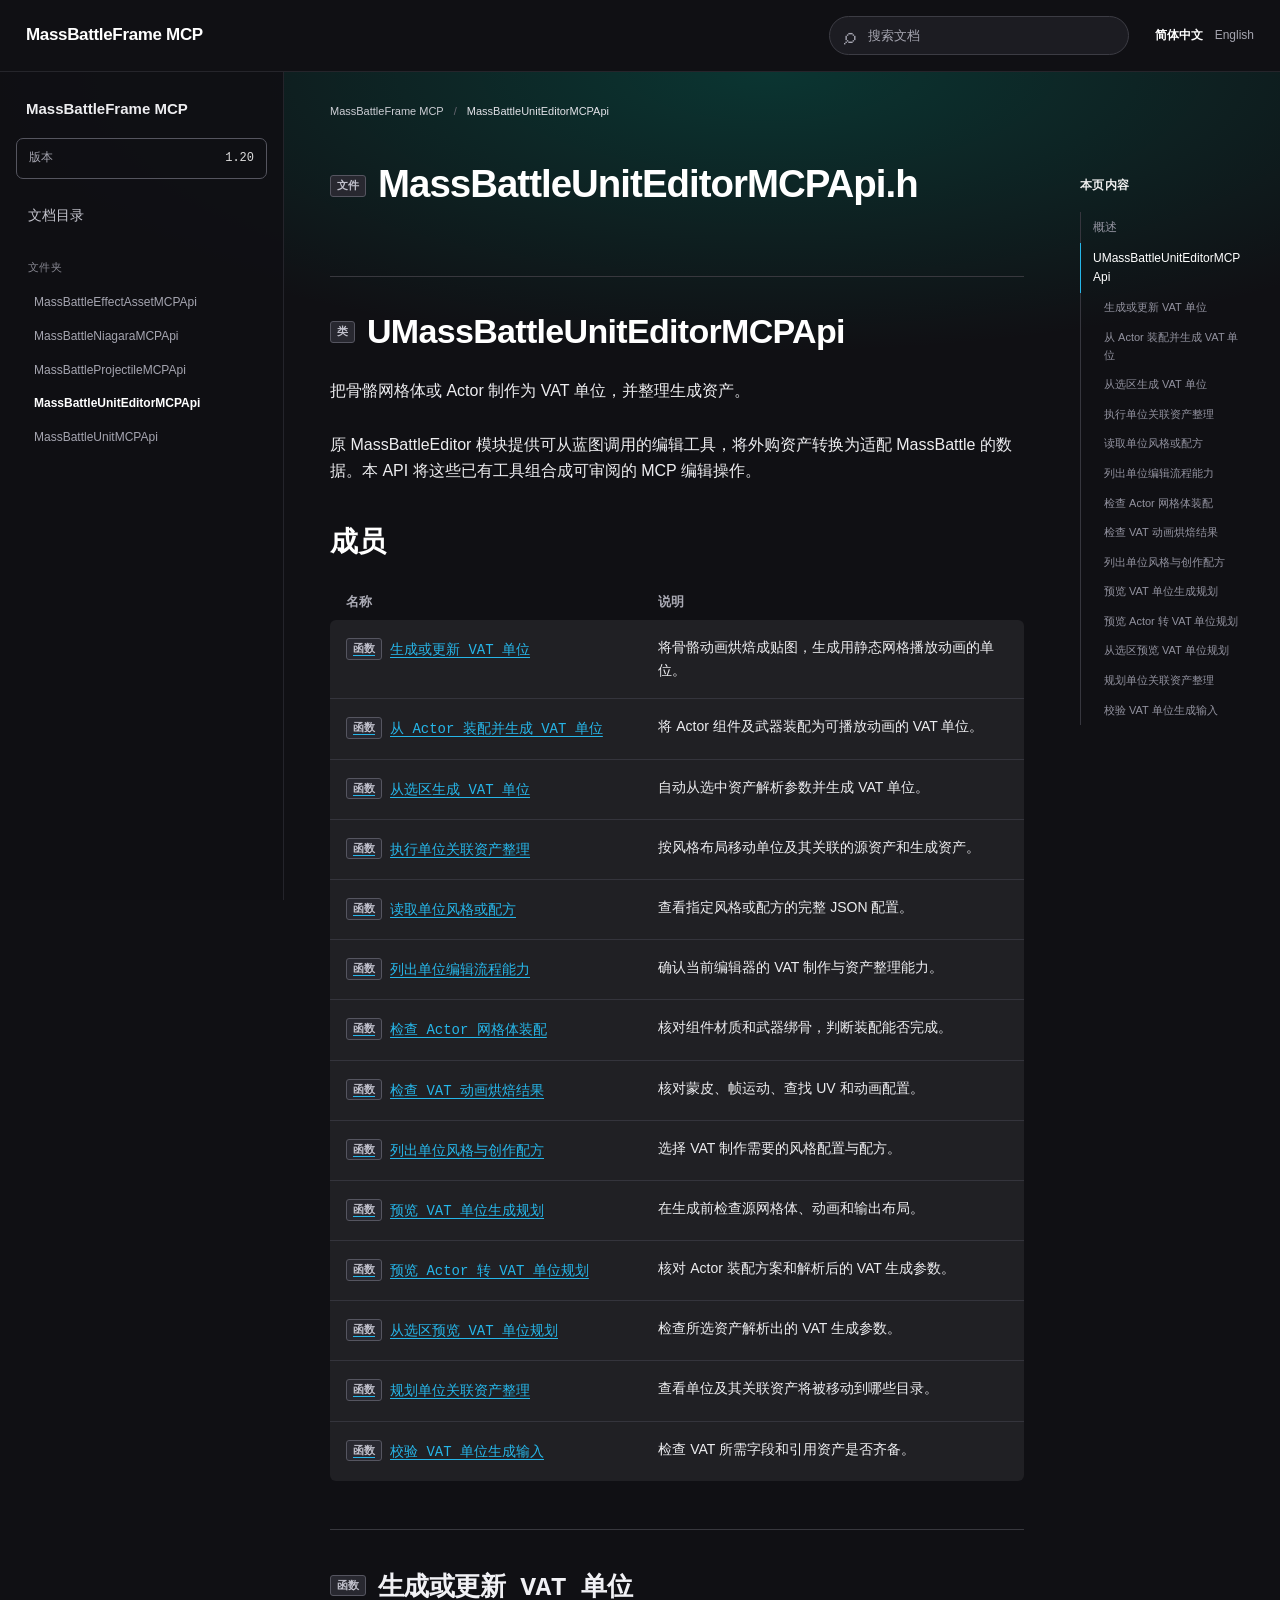
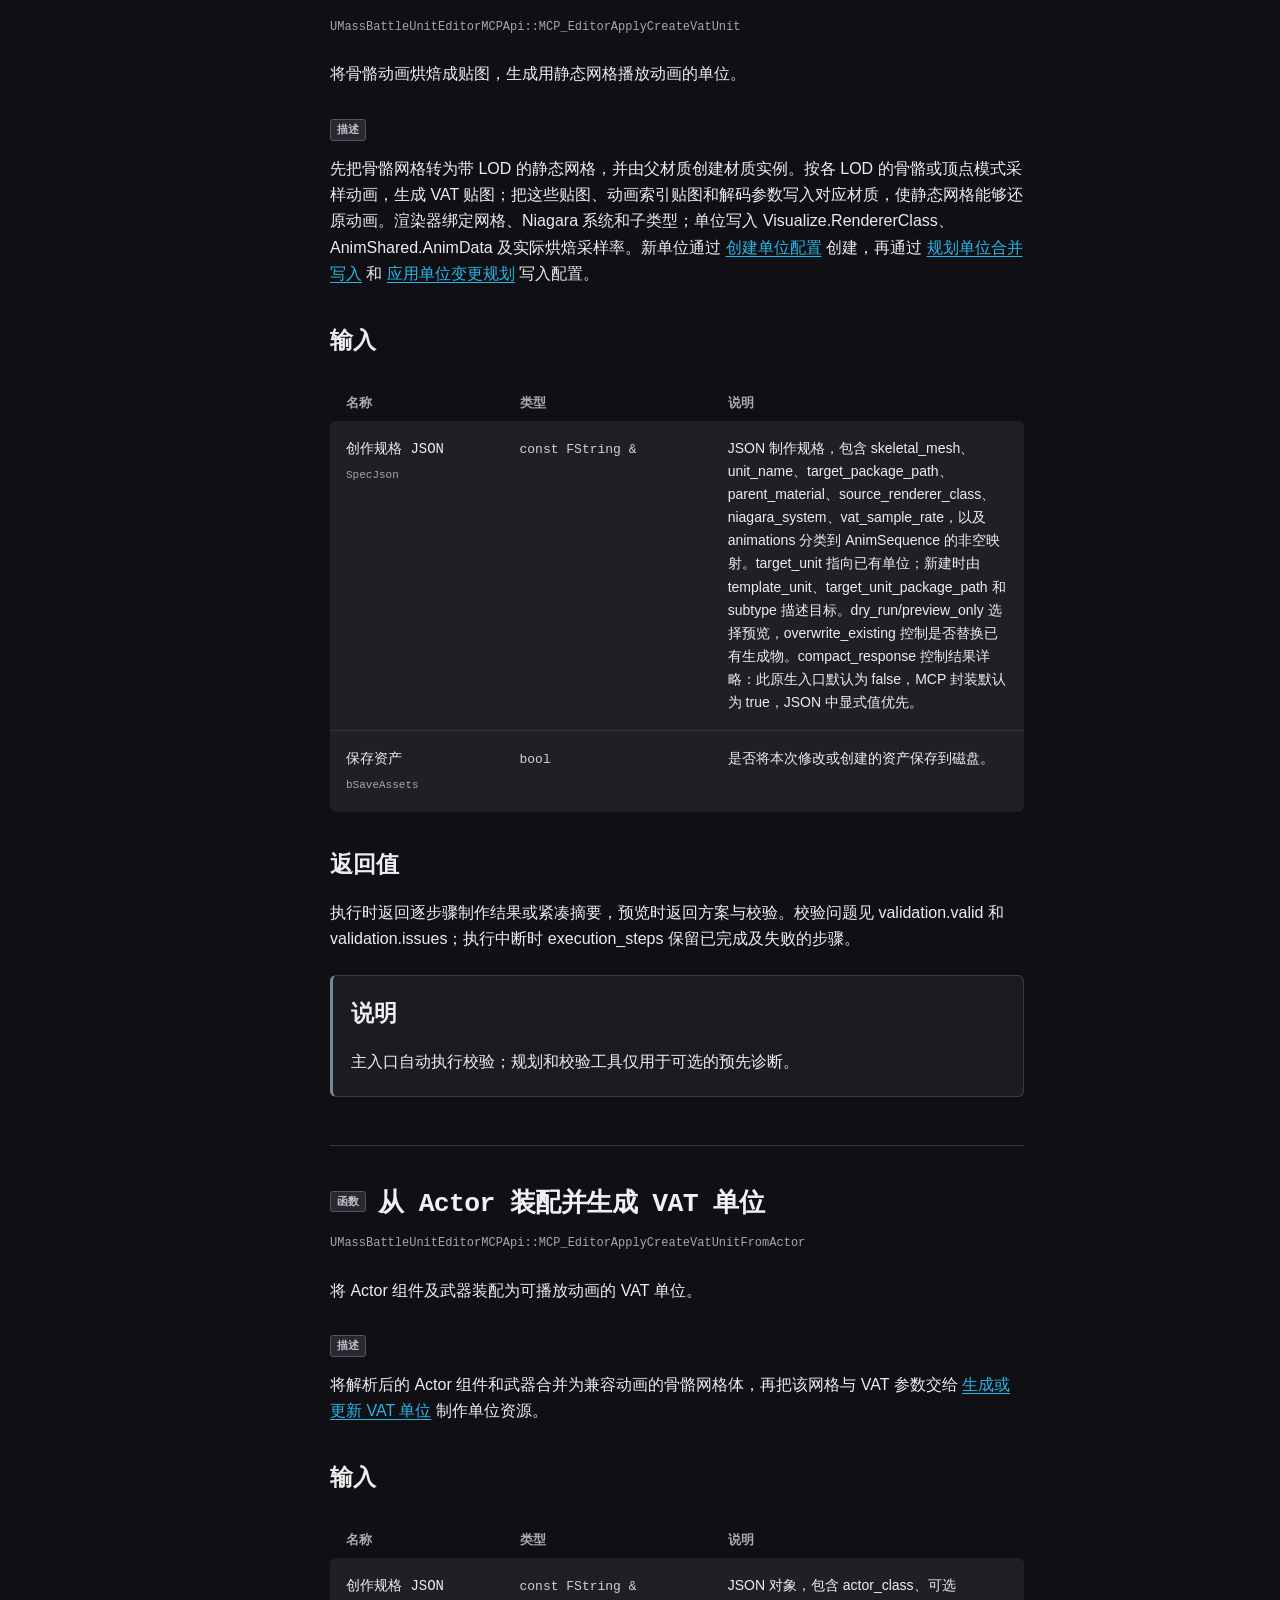
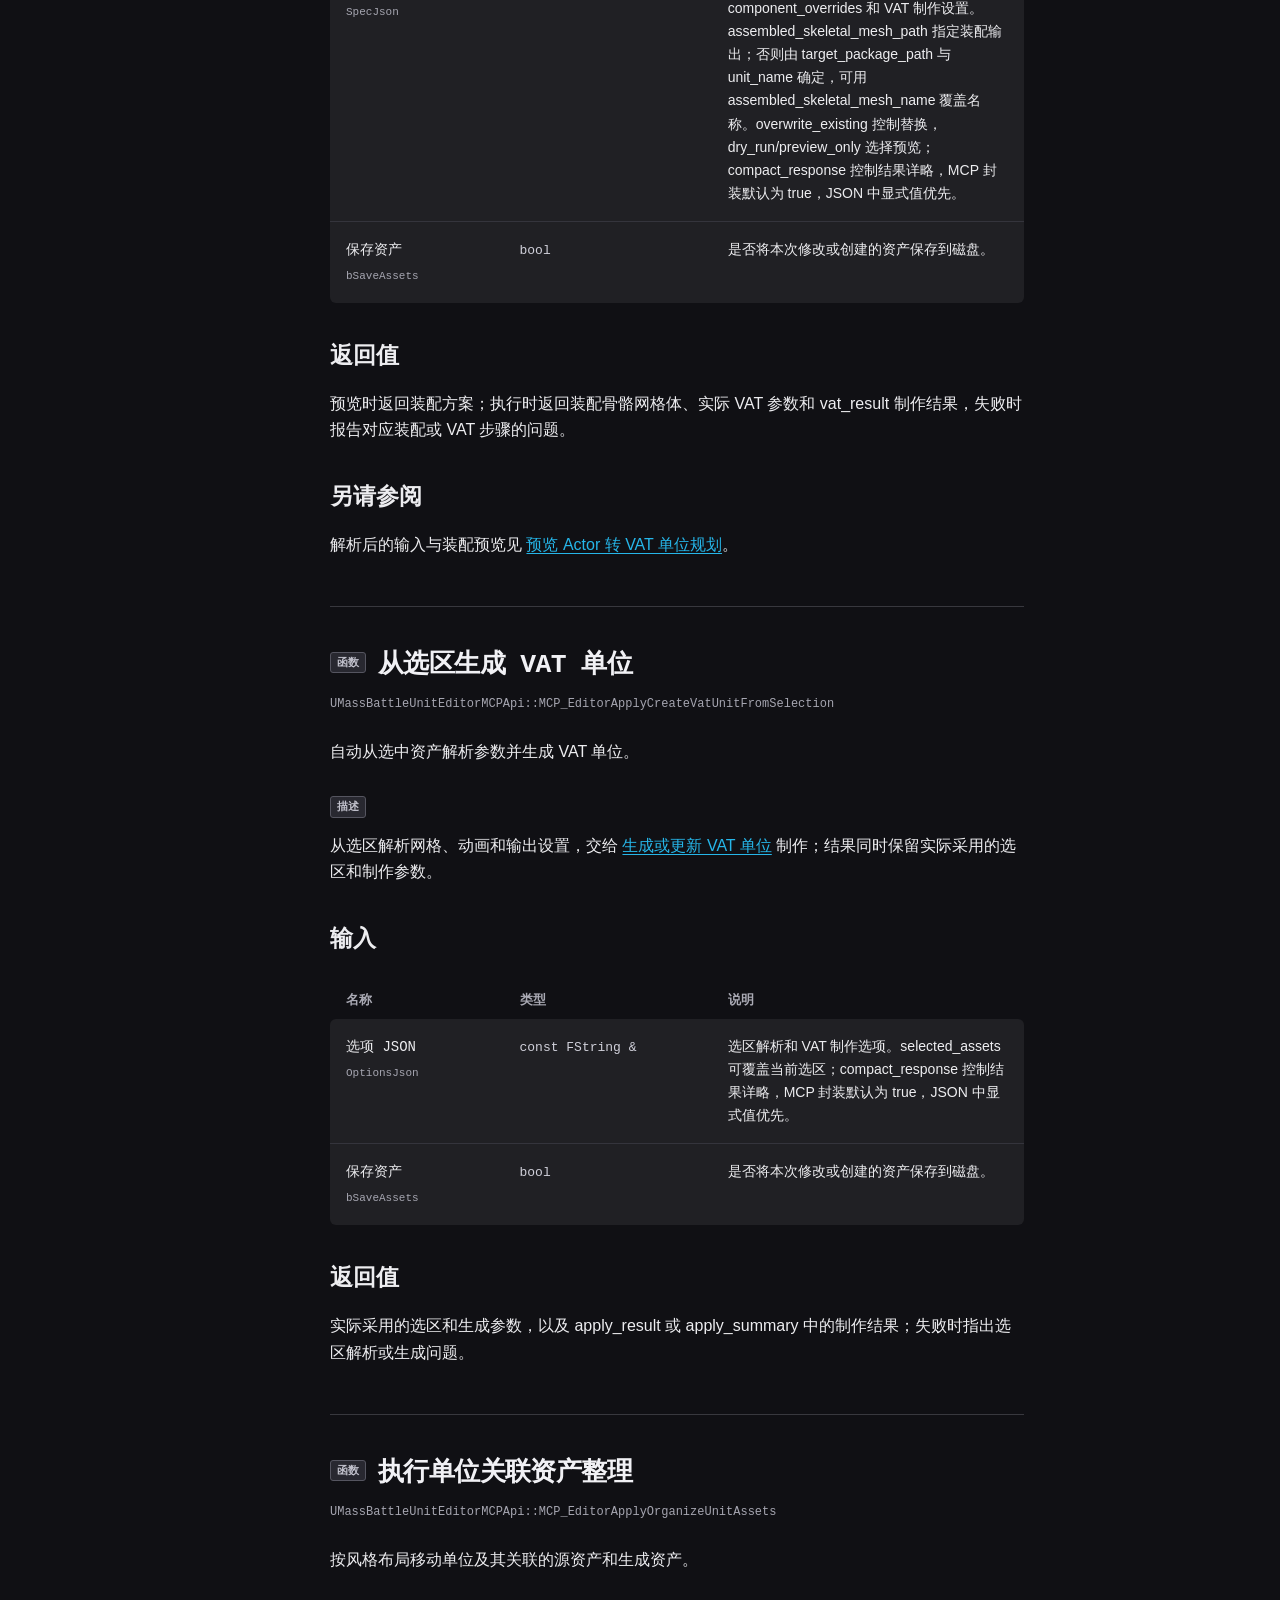
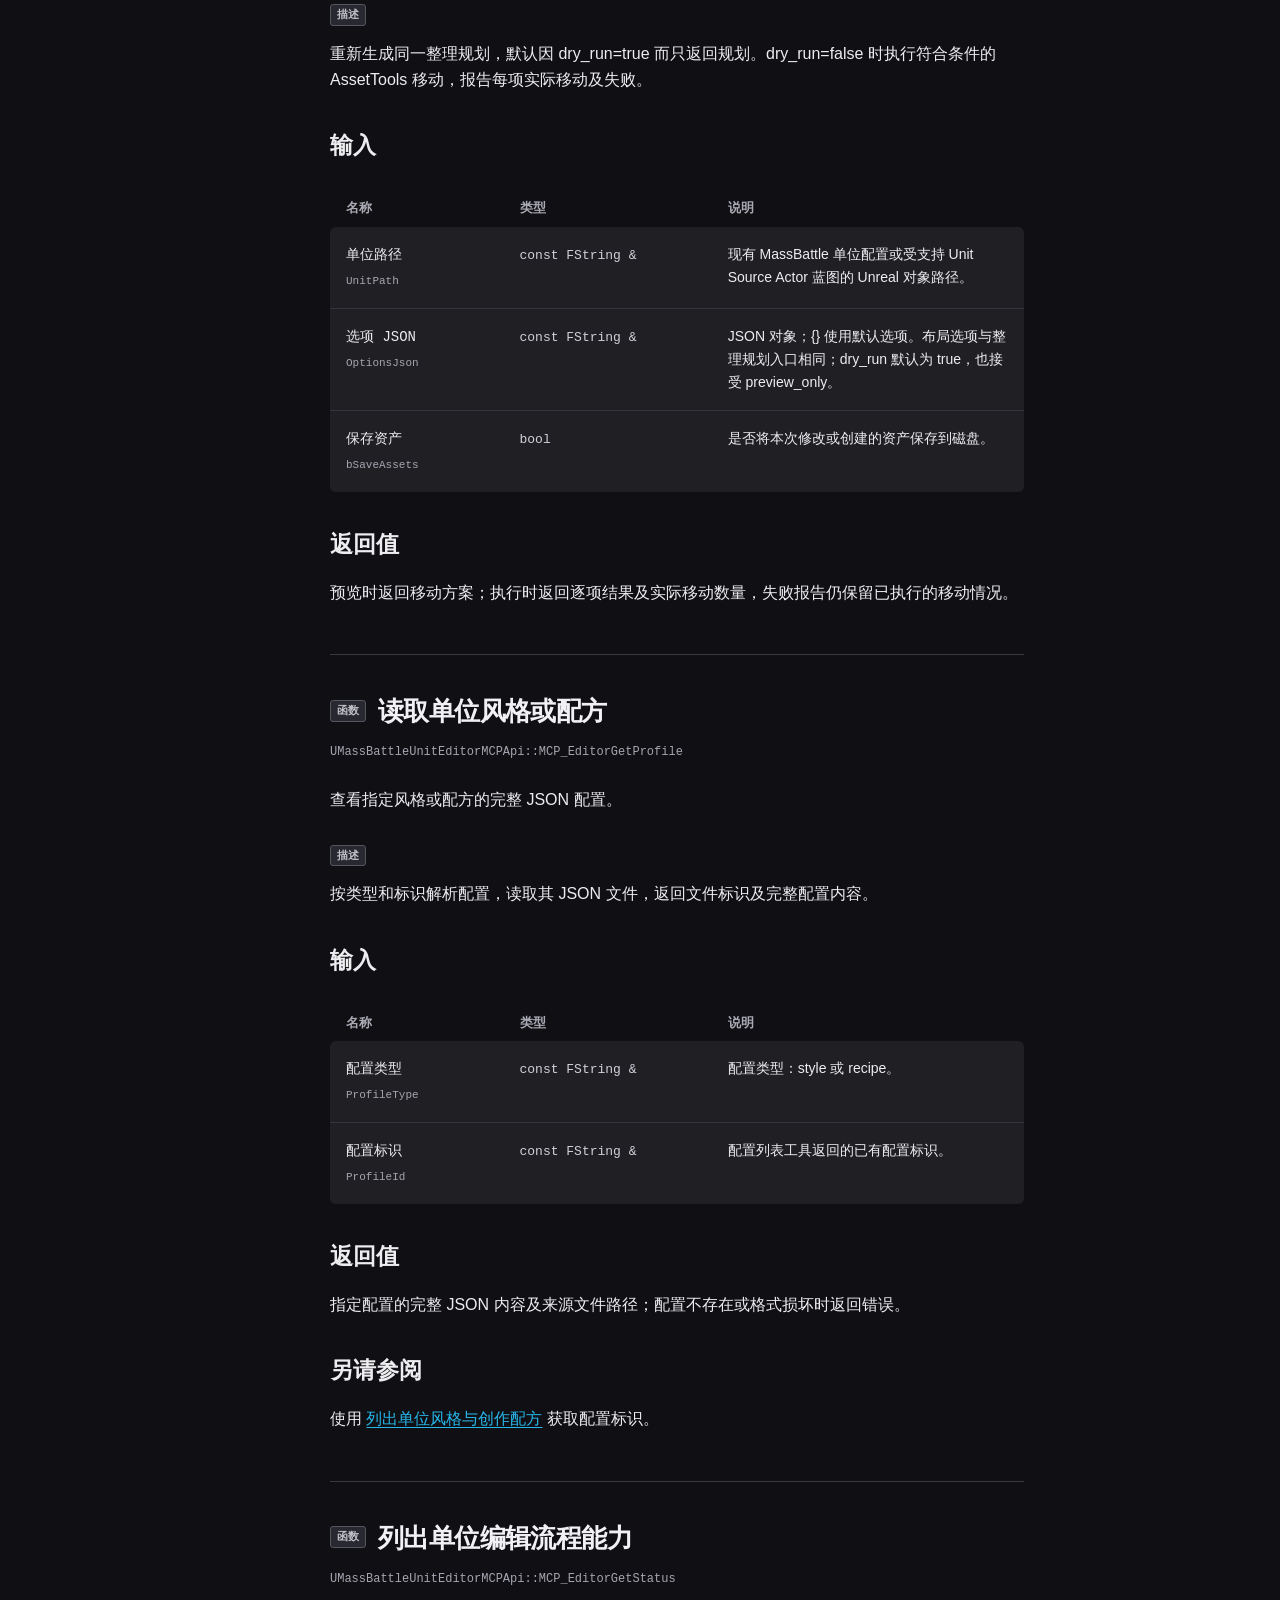
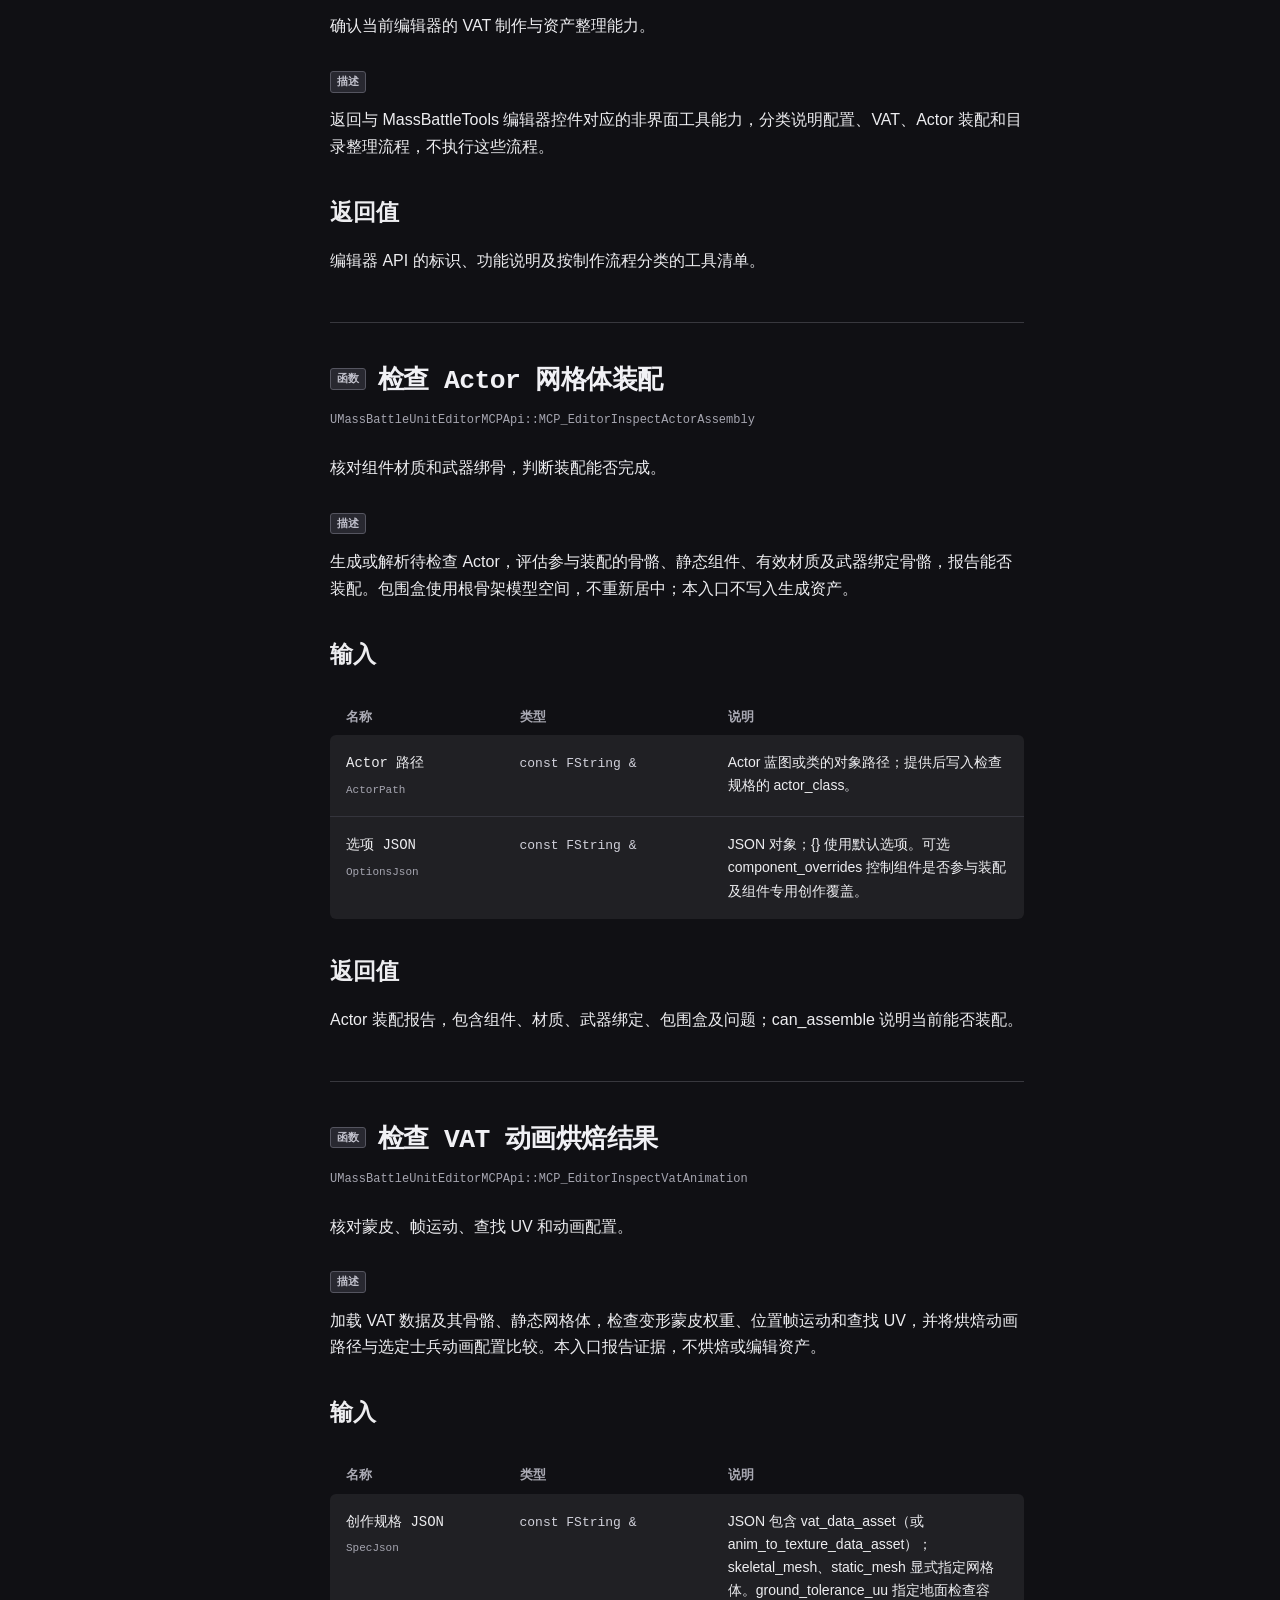
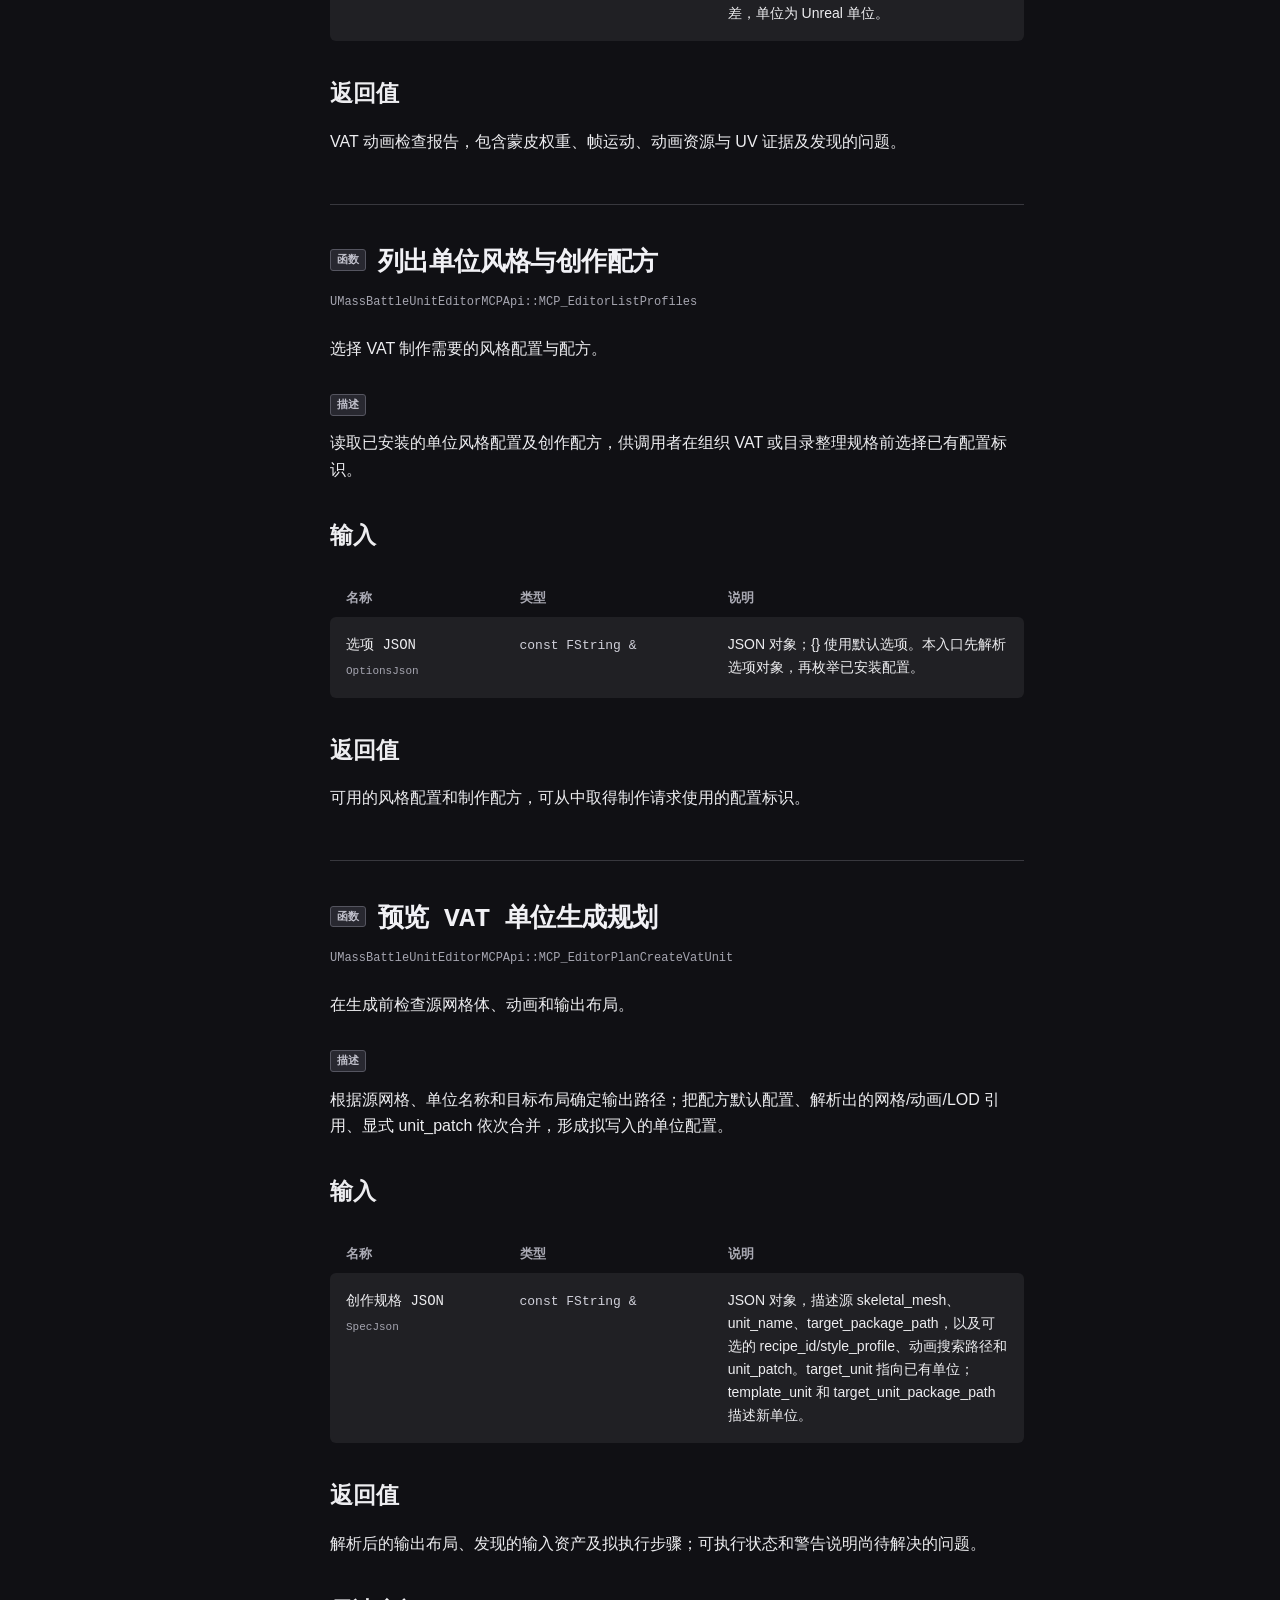
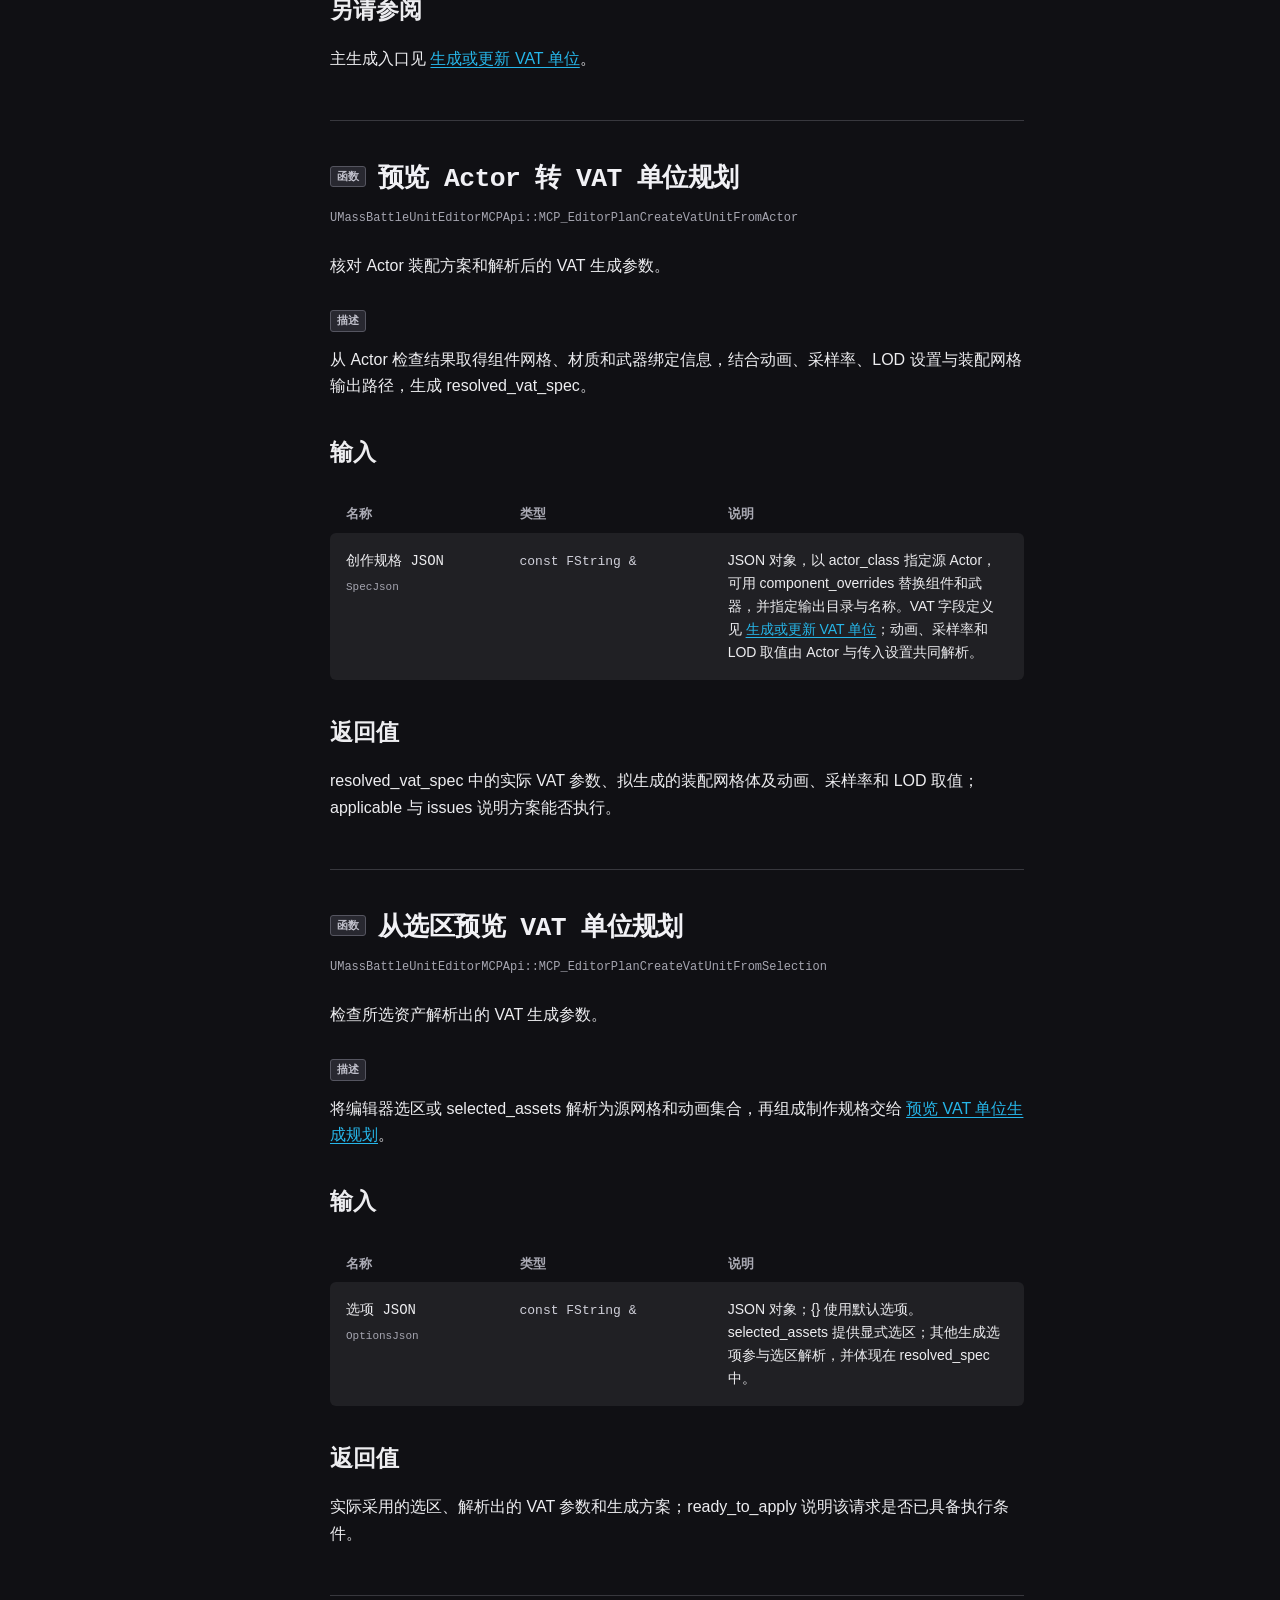
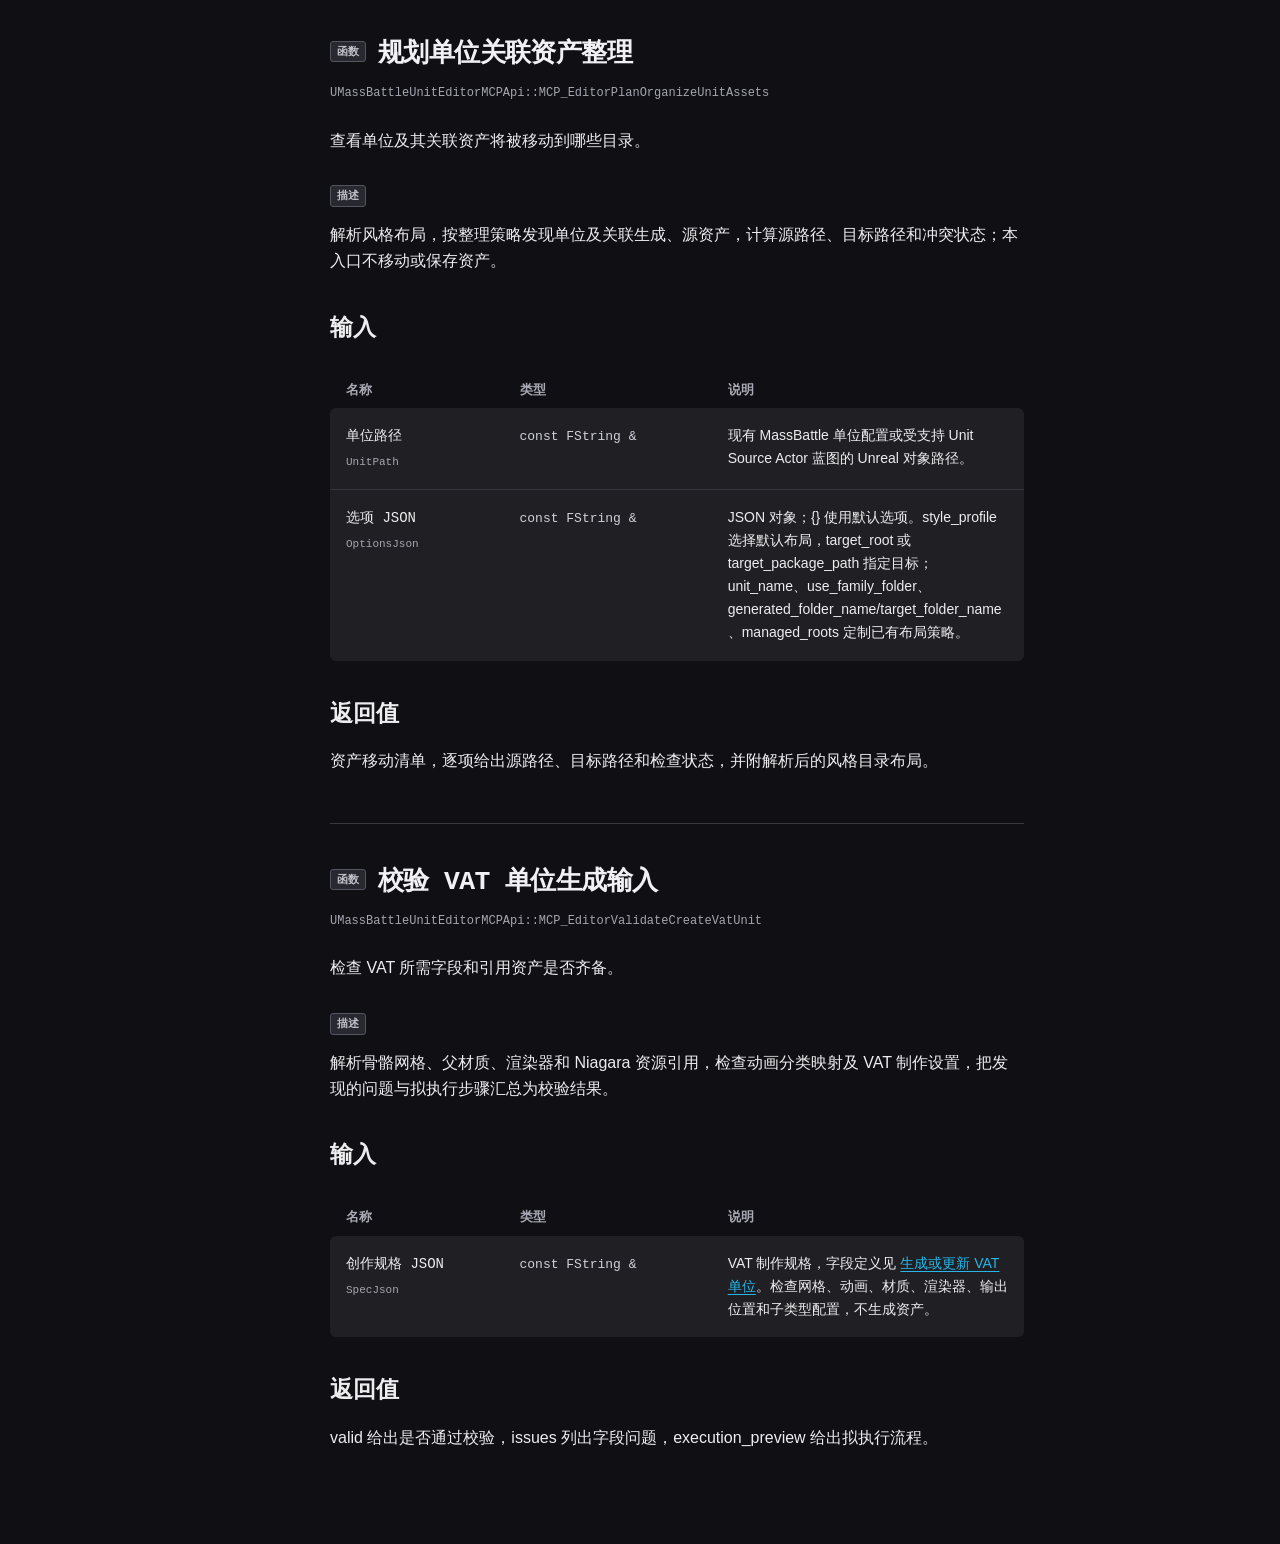
<file: user/zh-CN/API--item-fc91a2fbf0981fb9.html>
<!doctype html><html lang="zh-CN"><head><meta charset="utf-8"><meta name="viewport" content="width=device-width,initial-scale=1"><title>MassBattleFrame MCP · MassBattleUnitEditorMCPApi</title><link rel="stylesheet" href="../../assets/site.css?v=3b2268ddff83"><script defer src="../../assets/site.js?v=3b2268ddff83"></script></head><body>
<a class="skip-link" href="#main-content">跳转到正文</a>
<header><button class="menu-toggle" aria-controls="project-navigation" aria-expanded="false">☰ 目录</button><a class="brand" href="index.html">MassBattleFrame MCP</a><div class="header-search"><label class="search"><span aria-hidden="true">⌕</span><input id="search" type="search" placeholder="搜索文档" aria-label="搜索文档"></label><div id="search-results" hidden></div></div><nav class="languages"><a aria-current="page" href="../zh-CN/API--item-fc91a2fbf0981fb9.html">简体中文</a><a href="../en/API--item-fc91a2fbf0981fb9.html">English</a></nav></header>
<aside class="sidebar" id="project-navigation"><div class="sidebar-title">MassBattleFrame MCP</div><div class="version"><span>版本</span><strong>1.20</strong></div><nav aria-label="目录"><a class="nav-home" href="index.html">文档目录</a><div class="nav-caption">文件夹</div><ul class="document-items"><li><a href="API--item-157806bdfc02007a.html">MassBattleEffectAssetMCPApi</a></li><li><a href="API--item-f8cca041032d4fc7.html">MassBattleNiagaraMCPApi</a></li><li><a href="API--item-e8ef5912931458ab.html">MassBattleProjectileMCPApi</a></li><li><a href="API--item-fc91a2fbf0981fb9.html" aria-current="page">MassBattleUnitEditorMCPApi</a></li><li><a href="API--item-d1b51fcabf11eae3.html">MassBattleUnitMCPApi</a></li></ul></nav></aside>
<main id="main-content" tabindex="-1"><nav class="breadcrumbs" aria-label="项目文档"><a href="index.html">MassBattleFrame MCP</a><span>/</span><span>MassBattleUnitEditorMCPApi</span></nav><section class="file-overview" id="overview"><div class="page-heading"><span class="entity-label">文件</span><h1>MassBattleUnitEditorMCPApi.h</h1></div></section><section class="class-section" data-kind="class" id="class-d6b758a89685be5b"><div class="class-heading"><span class="entity-label">类</span><h2>UMassBattleUnitEditorMCPApi</h2></div><div class="class-members"><article class="api-card type-summary" id="c0e0517912a3f45b7ec2d79e"><p class="brief">把骨骼网格体或 Actor 制作为 VAT 单位，并整理生成资产。</p><section class="api-details"><p>原 MassBattleEditor 模块提供可从蓝图调用的编辑工具，将外购资产转换为适配 MassBattle 的数据。本 API 将这些已有工具组合成可审阅的 MCP 编辑操作。</p></section></article><table class="member-index"><caption>成员</caption><thead><tr><th scope="col">名称</th><th scope="col">说明</th></tr></thead><tbody><tr><td><a href="#cd233af70f1d8c2728f692b2"><span class="entity-label">函数</span><code class="function-signature">生成或更新 VAT 单位</code></a></td><td>将骨骼动画烘焙成贴图，生成用静态网格播放动画的单位。</td></tr><tr><td><a href="#02c2006ee72102c8ecbb0ccd"><span class="entity-label">函数</span><code class="function-signature">从 Actor 装配并生成 VAT 单位</code></a></td><td>将 Actor 组件及武器装配为可播放动画的 VAT 单位。</td></tr><tr><td><a href="#3d755114d18d68aa76bcae42"><span class="entity-label">函数</span><code class="function-signature">从选区生成 VAT 单位</code></a></td><td>自动从选中资产解析参数并生成 VAT 单位。</td></tr><tr><td><a href="#4828e74da48c7b37e13d5234"><span class="entity-label">函数</span><code class="function-signature">执行单位关联资产整理</code></a></td><td>按风格布局移动单位及其关联的源资产和生成资产。</td></tr><tr><td><a href="#bcebab4067df23167e6b26d5"><span class="entity-label">函数</span><code class="function-signature">读取单位风格或配方</code></a></td><td>查看指定风格或配方的完整 JSON 配置。</td></tr><tr><td><a href="#8edb1e011964b43f299942c1"><span class="entity-label">函数</span><code class="function-signature">列出单位编辑流程能力</code></a></td><td>确认当前编辑器的 VAT 制作与资产整理能力。</td></tr><tr><td><a href="#141783df34aa4d987d0041c6"><span class="entity-label">函数</span><code class="function-signature">检查 Actor 网格体装配</code></a></td><td>核对组件材质和武器绑骨，判断装配能否完成。</td></tr><tr><td><a href="#53ccd540ea4489640651bcb1"><span class="entity-label">函数</span><code class="function-signature">检查 VAT 动画烘焙结果</code></a></td><td>核对蒙皮、帧运动、查找 UV 和动画配置。</td></tr><tr><td><a href="#ed8062a5e38633ab1ae47e8f"><span class="entity-label">函数</span><code class="function-signature">列出单位风格与创作配方</code></a></td><td>选择 VAT 制作需要的风格配置与配方。</td></tr><tr><td><a href="#713e7cc2433a3e9e5d433076"><span class="entity-label">函数</span><code class="function-signature">预览 VAT 单位生成规划</code></a></td><td>在生成前检查源网格体、动画和输出布局。</td></tr><tr><td><a href="#62c8bda9a7948307559a8474"><span class="entity-label">函数</span><code class="function-signature">预览 Actor 转 VAT 单位规划</code></a></td><td>核对 Actor 装配方案和解析后的 VAT 生成参数。</td></tr><tr><td><a href="#00888c985e70f798d418dac3"><span class="entity-label">函数</span><code class="function-signature">从选区预览 VAT 单位规划</code></a></td><td>检查所选资产解析出的 VAT 生成参数。</td></tr><tr><td><a href="#3ba0d564f389daa7675f5454"><span class="entity-label">函数</span><code class="function-signature">规划单位关联资产整理</code></a></td><td>查看单位及其关联资产将被移动到哪些目录。</td></tr><tr><td><a href="#da2c4941d49ab17eec32a854"><span class="entity-label">函数</span><code class="function-signature">校验 VAT 单位生成输入</code></a></td><td>检查 VAT 所需字段和引用资产是否齐备。</td></tr></tbody></table><article class="api-card" id="cd233af70f1d8c2728f692b2"><div class="api-heading"><span class="entity-label">函数</span><h3><code class="function-signature">生成或更新 VAT 单位</code></h3></div><code class="api-name">UMassBattleUnitEditorMCPApi::MCP_EditorApplyCreateVatUnit</code><p class="brief">将骨骼动画烘焙成贴图，生成用静态网格播放动画的单位。</p><section class="api-details"><span class="entity-label">描述</span><p>先把骨骼网格转为带 LOD 的静态网格，并由父材质创建材质实例。按各 LOD 的骨骼或顶点模式采样动画，生成 VAT 贴图；把这些贴图、动画索引贴图和解码参数写入对应材质，使静态网格能够还原动画。渲染器绑定网格、Niagara 系统和子类型；单位写入 Visualize.RendererClass、AnimShared.AnimData 及实际烘焙采样率。新单位通过 <a class="api-ref" href="API--item-d1b51fcabf11eae3.html#c984d38817739fb8647bc21b" title="UMassBattleUnitMCPApi::MCP_UnitCreate — 点击查看接口说明"><code>创建单位配置</code></a> 创建，再通过 <a class="api-ref" href="API--item-d1b51fcabf11eae3.html#1352dc5db4096033a86c953b" title="UMassBattleUnitMCPApi::MCP_UnitPlanMergeUpdate — 点击查看接口说明"><code>规划单位合并写入</code></a> 和 <a class="api-ref" href="API--item-d1b51fcabf11eae3.html#7b779567d9d6cabf5c6056f9" title="UMassBattleUnitMCPApi::MCP_UnitApplyPlan — 点击查看接口说明"><code>应用单位变更规划</code></a> 写入配置。</p></section><h3>输入</h3><table class="parameters"><thead><tr><th scope="col">名称</th><th scope="col">类型</th><th scope="col">说明</th></tr></thead><tbody><tr><th scope="row"><code class="parameter-name">创作规格 JSON</code><code class="parameter-native">SpecJson</code></th><td><code class="type">const FString &amp;</code></td><td>JSON 制作规格，包含 skeletal_mesh、unit_name、target_package_path、parent_material、source_renderer_class、niagara_system、vat_sample_rate，以及 animations 分类到 AnimSequence 的非空映射。target_unit 指向已有单位；新建时由 template_unit、target_unit_package_path 和 subtype 描述目标。dry_run/preview_only 选择预览，overwrite_existing 控制是否替换已有生成物。compact_response 控制结果详略：此原生入口默认为 false，MCP 封装默认为 true，JSON 中显式值优先。</td></tr><tr><th scope="row"><code class="parameter-name">保存资产</code><code class="parameter-native">bSaveAssets</code></th><td><code class="type">bool</code></td><td>是否将本次修改或创建的资产保存到磁盘。</td></tr></tbody></table><h3>返回值</h3><p>执行时返回逐步骤制作结果或紧凑摘要，预览时返回方案与校验。校验问题见 validation.valid 和 validation.issues；执行中断时 execution_steps 保留已完成及失败的步骤。</p><aside class="notes"><h3>说明</h3><p>主入口自动执行校验；规划和校验工具仅用于可选的预先诊断。</p></aside></article><article class="api-card" id="02c2006ee72102c8ecbb0ccd"><div class="api-heading"><span class="entity-label">函数</span><h3><code class="function-signature">从 Actor 装配并生成 VAT 单位</code></h3></div><code class="api-name">UMassBattleUnitEditorMCPApi::MCP_EditorApplyCreateVatUnitFromActor</code><p class="brief">将 Actor 组件及武器装配为可播放动画的 VAT 单位。</p><section class="api-details"><span class="entity-label">描述</span><p>将解析后的 Actor 组件和武器合并为兼容动画的骨骼网格体，再把该网格与 VAT 参数交给 <a class="api-ref" href="API--item-fc91a2fbf0981fb9.html#cd233af70f1d8c2728f692b2" title="UMassBattleUnitEditorMCPApi::MCP_EditorApplyCreateVatUnit — 点击查看接口说明"><code>生成或更新 VAT 单位</code></a> 制作单位资源。</p></section><h3>输入</h3><table class="parameters"><thead><tr><th scope="col">名称</th><th scope="col">类型</th><th scope="col">说明</th></tr></thead><tbody><tr><th scope="row"><code class="parameter-name">创作规格 JSON</code><code class="parameter-native">SpecJson</code></th><td><code class="type">const FString &amp;</code></td><td>JSON 对象，包含 actor_class、可选 component_overrides 和 VAT 制作设置。assembled_skeletal_mesh_path 指定装配输出；否则由 target_package_path 与 unit_name 确定，可用 assembled_skeletal_mesh_name 覆盖名称。overwrite_existing 控制替换，dry_run/preview_only 选择预览；compact_response 控制结果详略，MCP 封装默认为 true，JSON 中显式值优先。</td></tr><tr><th scope="row"><code class="parameter-name">保存资产</code><code class="parameter-native">bSaveAssets</code></th><td><code class="type">bool</code></td><td>是否将本次修改或创建的资产保存到磁盘。</td></tr></tbody></table><h3>返回值</h3><p>预览时返回装配方案；执行时返回装配骨骼网格体、实际 VAT 参数和 vat_result 制作结果，失败时报告对应装配或 VAT 步骤的问题。</p><h3>另请参阅</h3><p>解析后的输入与装配预览见 <a class="api-ref" href="API--item-fc91a2fbf0981fb9.html#62c8bda9a7948307559a8474" title="UMassBattleUnitEditorMCPApi::MCP_EditorPlanCreateVatUnitFromActor — 点击查看接口说明"><code>预览 Actor 转 VAT 单位规划</code></a>。</p></article><article class="api-card" id="3d755114d18d68aa76bcae42"><div class="api-heading"><span class="entity-label">函数</span><h3><code class="function-signature">从选区生成 VAT 单位</code></h3></div><code class="api-name">UMassBattleUnitEditorMCPApi::MCP_EditorApplyCreateVatUnitFromSelection</code><p class="brief">自动从选中资产解析参数并生成 VAT 单位。</p><section class="api-details"><span class="entity-label">描述</span><p>从选区解析网格、动画和输出设置，交给 <a class="api-ref" href="API--item-fc91a2fbf0981fb9.html#cd233af70f1d8c2728f692b2" title="UMassBattleUnitEditorMCPApi::MCP_EditorApplyCreateVatUnit — 点击查看接口说明"><code>生成或更新 VAT 单位</code></a> 制作；结果同时保留实际采用的选区和制作参数。</p></section><h3>输入</h3><table class="parameters"><thead><tr><th scope="col">名称</th><th scope="col">类型</th><th scope="col">说明</th></tr></thead><tbody><tr><th scope="row"><code class="parameter-name">选项 JSON</code><code class="parameter-native">OptionsJson</code></th><td><code class="type">const FString &amp;</code></td><td>选区解析和 VAT 制作选项。selected_assets 可覆盖当前选区；compact_response 控制结果详略，MCP 封装默认为 true，JSON 中显式值优先。</td></tr><tr><th scope="row"><code class="parameter-name">保存资产</code><code class="parameter-native">bSaveAssets</code></th><td><code class="type">bool</code></td><td>是否将本次修改或创建的资产保存到磁盘。</td></tr></tbody></table><h3>返回值</h3><p>实际采用的选区和生成参数，以及 apply_result 或 apply_summary 中的制作结果；失败时指出选区解析或生成问题。</p></article><article class="api-card" id="4828e74da48c7b37e13d5234"><div class="api-heading"><span class="entity-label">函数</span><h3><code class="function-signature">执行单位关联资产整理</code></h3></div><code class="api-name">UMassBattleUnitEditorMCPApi::MCP_EditorApplyOrganizeUnitAssets</code><p class="brief">按风格布局移动单位及其关联的源资产和生成资产。</p><section class="api-details"><span class="entity-label">描述</span><p>重新生成同一整理规划，默认因 dry_run=true 而只返回规划。dry_run=false 时执行符合条件的 AssetTools 移动，报告每项实际移动及失败。</p></section><h3>输入</h3><table class="parameters"><thead><tr><th scope="col">名称</th><th scope="col">类型</th><th scope="col">说明</th></tr></thead><tbody><tr><th scope="row"><code class="parameter-name">单位路径</code><code class="parameter-native">UnitPath</code></th><td><code class="type">const FString &amp;</code></td><td>现有 MassBattle 单位配置或受支持 Unit Source Actor 蓝图的 Unreal 对象路径。</td></tr><tr><th scope="row"><code class="parameter-name">选项 JSON</code><code class="parameter-native">OptionsJson</code></th><td><code class="type">const FString &amp;</code></td><td>JSON 对象；{} 使用默认选项。布局选项与整理规划入口相同；dry_run 默认为 true，也接受 preview_only。</td></tr><tr><th scope="row"><code class="parameter-name">保存资产</code><code class="parameter-native">bSaveAssets</code></th><td><code class="type">bool</code></td><td>是否将本次修改或创建的资产保存到磁盘。</td></tr></tbody></table><h3>返回值</h3><p>预览时返回移动方案；执行时返回逐项结果及实际移动数量，失败报告仍保留已执行的移动情况。</p></article><article class="api-card" id="bcebab4067df23167e6b26d5"><div class="api-heading"><span class="entity-label">函数</span><h3><code class="function-signature">读取单位风格或配方</code></h3></div><code class="api-name">UMassBattleUnitEditorMCPApi::MCP_EditorGetProfile</code><p class="brief">查看指定风格或配方的完整 JSON 配置。</p><section class="api-details"><span class="entity-label">描述</span><p>按类型和标识解析配置，读取其 JSON 文件，返回文件标识及完整配置内容。</p></section><h3>输入</h3><table class="parameters"><thead><tr><th scope="col">名称</th><th scope="col">类型</th><th scope="col">说明</th></tr></thead><tbody><tr><th scope="row"><code class="parameter-name">配置类型</code><code class="parameter-native">ProfileType</code></th><td><code class="type">const FString &amp;</code></td><td>配置类型：style 或 recipe。</td></tr><tr><th scope="row"><code class="parameter-name">配置标识</code><code class="parameter-native">ProfileId</code></th><td><code class="type">const FString &amp;</code></td><td>配置列表工具返回的已有配置标识。</td></tr></tbody></table><h3>返回值</h3><p>指定配置的完整 JSON 内容及来源文件路径；配置不存在或格式损坏时返回错误。</p><h3>另请参阅</h3><p>使用 <a class="api-ref" href="API--item-fc91a2fbf0981fb9.html#ed8062a5e38633ab1ae47e8f" title="UMassBattleUnitEditorMCPApi::MCP_EditorListProfiles — 点击查看接口说明"><code>列出单位风格与创作配方</code></a> 获取配置标识。</p></article><article class="api-card" id="8edb1e011964b43f299942c1"><div class="api-heading"><span class="entity-label">函数</span><h3><code class="function-signature">列出单位编辑流程能力</code></h3></div><code class="api-name">UMassBattleUnitEditorMCPApi::MCP_EditorGetStatus</code><p class="brief">确认当前编辑器的 VAT 制作与资产整理能力。</p><section class="api-details"><span class="entity-label">描述</span><p>返回与 MassBattleTools 编辑器控件对应的非界面工具能力，分类说明配置、VAT、Actor 装配和目录整理流程，不执行这些流程。</p></section><h3>返回值</h3><p>编辑器 API 的标识、功能说明及按制作流程分类的工具清单。</p></article><article class="api-card" id="141783df34aa4d987d0041c6"><div class="api-heading"><span class="entity-label">函数</span><h3><code class="function-signature">检查 Actor 网格体装配</code></h3></div><code class="api-name">UMassBattleUnitEditorMCPApi::MCP_EditorInspectActorAssembly</code><p class="brief">核对组件材质和武器绑骨，判断装配能否完成。</p><section class="api-details"><span class="entity-label">描述</span><p>生成或解析待检查 Actor，评估参与装配的骨骼、静态组件、有效材质及武器绑定骨骼，报告能否装配。包围盒使用根骨架模型空间，不重新居中；本入口不写入生成资产。</p></section><h3>输入</h3><table class="parameters"><thead><tr><th scope="col">名称</th><th scope="col">类型</th><th scope="col">说明</th></tr></thead><tbody><tr><th scope="row"><code class="parameter-name">Actor 路径</code><code class="parameter-native">ActorPath</code></th><td><code class="type">const FString &amp;</code></td><td>Actor 蓝图或类的对象路径；提供后写入检查规格的 actor_class。</td></tr><tr><th scope="row"><code class="parameter-name">选项 JSON</code><code class="parameter-native">OptionsJson</code></th><td><code class="type">const FString &amp;</code></td><td>JSON 对象；{} 使用默认选项。可选 component_overrides 控制组件是否参与装配及组件专用创作覆盖。</td></tr></tbody></table><h3>返回值</h3><p>Actor 装配报告，包含组件、材质、武器绑定、包围盒及问题；can_assemble 说明当前能否装配。</p></article><article class="api-card" id="53ccd540ea4489640651bcb1"><div class="api-heading"><span class="entity-label">函数</span><h3><code class="function-signature">检查 VAT 动画烘焙结果</code></h3></div><code class="api-name">UMassBattleUnitEditorMCPApi::MCP_EditorInspectVatAnimation</code><p class="brief">核对蒙皮、帧运动、查找 UV 和动画配置。</p><section class="api-details"><span class="entity-label">描述</span><p>加载 VAT 数据及其骨骼、静态网格体，检查变形蒙皮权重、位置帧运动和查找 UV，并将烘焙动画路径与选定士兵动画配置比较。本入口报告证据，不烘焙或编辑资产。</p></section><h3>输入</h3><table class="parameters"><thead><tr><th scope="col">名称</th><th scope="col">类型</th><th scope="col">说明</th></tr></thead><tbody><tr><th scope="row"><code class="parameter-name">创作规格 JSON</code><code class="parameter-native">SpecJson</code></th><td><code class="type">const FString &amp;</code></td><td>JSON 包含 vat_data_asset（或 anim_to_texture_data_asset）；skeletal_mesh、static_mesh 显式指定网格体。ground_tolerance_uu 指定地面检查容差，单位为 Unreal 单位。</td></tr></tbody></table><h3>返回值</h3><p>VAT 动画检查报告，包含蒙皮权重、帧运动、动画资源与 UV 证据及发现的问题。</p></article><article class="api-card" id="ed8062a5e38633ab1ae47e8f"><div class="api-heading"><span class="entity-label">函数</span><h3><code class="function-signature">列出单位风格与创作配方</code></h3></div><code class="api-name">UMassBattleUnitEditorMCPApi::MCP_EditorListProfiles</code><p class="brief">选择 VAT 制作需要的风格配置与配方。</p><section class="api-details"><span class="entity-label">描述</span><p>读取已安装的单位风格配置及创作配方，供调用者在组织 VAT 或目录整理规格前选择已有配置标识。</p></section><h3>输入</h3><table class="parameters"><thead><tr><th scope="col">名称</th><th scope="col">类型</th><th scope="col">说明</th></tr></thead><tbody><tr><th scope="row"><code class="parameter-name">选项 JSON</code><code class="parameter-native">OptionsJson</code></th><td><code class="type">const FString &amp;</code></td><td>JSON 对象；{} 使用默认选项。本入口先解析选项对象，再枚举已安装配置。</td></tr></tbody></table><h3>返回值</h3><p>可用的风格配置和制作配方，可从中取得制作请求使用的配置标识。</p></article><article class="api-card" id="713e7cc2433a3e9e5d433076"><div class="api-heading"><span class="entity-label">函数</span><h3><code class="function-signature">预览 VAT 单位生成规划</code></h3></div><code class="api-name">UMassBattleUnitEditorMCPApi::MCP_EditorPlanCreateVatUnit</code><p class="brief">在生成前检查源网格体、动画和输出布局。</p><section class="api-details"><span class="entity-label">描述</span><p>根据源网格、单位名称和目标布局确定输出路径；把配方默认配置、解析出的网格/动画/LOD 引用、显式 unit_patch 依次合并，形成拟写入的单位配置。</p></section><h3>输入</h3><table class="parameters"><thead><tr><th scope="col">名称</th><th scope="col">类型</th><th scope="col">说明</th></tr></thead><tbody><tr><th scope="row"><code class="parameter-name">创作规格 JSON</code><code class="parameter-native">SpecJson</code></th><td><code class="type">const FString &amp;</code></td><td>JSON 对象，描述源 skeletal_mesh、unit_name、target_package_path，以及可选的 recipe_id/style_profile、动画搜索路径和 unit_patch。target_unit 指向已有单位；template_unit 和 target_unit_package_path 描述新单位。</td></tr></tbody></table><h3>返回值</h3><p>解析后的输出布局、发现的输入资产及拟执行步骤；可执行状态和警告说明尚待解决的问题。</p><h3>另请参阅</h3><p>主生成入口见 <a class="api-ref" href="API--item-fc91a2fbf0981fb9.html#cd233af70f1d8c2728f692b2" title="UMassBattleUnitEditorMCPApi::MCP_EditorApplyCreateVatUnit — 点击查看接口说明"><code>生成或更新 VAT 单位</code></a>。</p></article><article class="api-card" id="62c8bda9a7948307559a8474"><div class="api-heading"><span class="entity-label">函数</span><h3><code class="function-signature">预览 Actor 转 VAT 单位规划</code></h3></div><code class="api-name">UMassBattleUnitEditorMCPApi::MCP_EditorPlanCreateVatUnitFromActor</code><p class="brief">核对 Actor 装配方案和解析后的 VAT 生成参数。</p><section class="api-details"><span class="entity-label">描述</span><p>从 Actor 检查结果取得组件网格、材质和武器绑定信息，结合动画、采样率、LOD 设置与装配网格输出路径，生成 resolved_vat_spec。</p></section><h3>输入</h3><table class="parameters"><thead><tr><th scope="col">名称</th><th scope="col">类型</th><th scope="col">说明</th></tr></thead><tbody><tr><th scope="row"><code class="parameter-name">创作规格 JSON</code><code class="parameter-native">SpecJson</code></th><td><code class="type">const FString &amp;</code></td><td>JSON 对象，以 actor_class 指定源 Actor，可用 component_overrides 替换组件和武器，并指定输出目录与名称。VAT 字段定义见 <a class="api-ref" href="API--item-fc91a2fbf0981fb9.html#cd233af70f1d8c2728f692b2" title="UMassBattleUnitEditorMCPApi::MCP_EditorApplyCreateVatUnit — 点击查看接口说明"><code>生成或更新 VAT 单位</code></a>；动画、采样率和 LOD 取值由 Actor 与传入设置共同解析。</td></tr></tbody></table><h3>返回值</h3><p>resolved_vat_spec 中的实际 VAT 参数、拟生成的装配网格体及动画、采样率和 LOD 取值；applicable 与 issues 说明方案能否执行。</p></article><article class="api-card" id="00888c985e70f798d418dac3"><div class="api-heading"><span class="entity-label">函数</span><h3><code class="function-signature">从选区预览 VAT 单位规划</code></h3></div><code class="api-name">UMassBattleUnitEditorMCPApi::MCP_EditorPlanCreateVatUnitFromSelection</code><p class="brief">检查所选资产解析出的 VAT 生成参数。</p><section class="api-details"><span class="entity-label">描述</span><p>将编辑器选区或 selected_assets 解析为源网格和动画集合，再组成制作规格交给 <a class="api-ref" href="API--item-fc91a2fbf0981fb9.html#713e7cc2433a3e9e5d433076" title="UMassBattleUnitEditorMCPApi::MCP_EditorPlanCreateVatUnit — 点击查看接口说明"><code>预览 VAT 单位生成规划</code></a>。</p></section><h3>输入</h3><table class="parameters"><thead><tr><th scope="col">名称</th><th scope="col">类型</th><th scope="col">说明</th></tr></thead><tbody><tr><th scope="row"><code class="parameter-name">选项 JSON</code><code class="parameter-native">OptionsJson</code></th><td><code class="type">const FString &amp;</code></td><td>JSON 对象；{} 使用默认选项。selected_assets 提供显式选区；其他生成选项参与选区解析，并体现在 resolved_spec 中。</td></tr></tbody></table><h3>返回值</h3><p>实际采用的选区、解析出的 VAT 参数和生成方案；ready_to_apply 说明该请求是否已具备执行条件。</p></article><article class="api-card" id="3ba0d564f389daa7675f5454"><div class="api-heading"><span class="entity-label">函数</span><h3><code class="function-signature">规划单位关联资产整理</code></h3></div><code class="api-name">UMassBattleUnitEditorMCPApi::MCP_EditorPlanOrganizeUnitAssets</code><p class="brief">查看单位及其关联资产将被移动到哪些目录。</p><section class="api-details"><span class="entity-label">描述</span><p>解析风格布局，按整理策略发现单位及关联生成、源资产，计算源路径、目标路径和冲突状态；本入口不移动或保存资产。</p></section><h3>输入</h3><table class="parameters"><thead><tr><th scope="col">名称</th><th scope="col">类型</th><th scope="col">说明</th></tr></thead><tbody><tr><th scope="row"><code class="parameter-name">单位路径</code><code class="parameter-native">UnitPath</code></th><td><code class="type">const FString &amp;</code></td><td>现有 MassBattle 单位配置或受支持 Unit Source Actor 蓝图的 Unreal 对象路径。</td></tr><tr><th scope="row"><code class="parameter-name">选项 JSON</code><code class="parameter-native">OptionsJson</code></th><td><code class="type">const FString &amp;</code></td><td>JSON 对象；{} 使用默认选项。style_profile 选择默认布局，target_root 或 target_package_path 指定目标；unit_name、use_family_folder、generated_folder_name/target_folder_name、managed_roots 定制已有布局策略。</td></tr></tbody></table><h3>返回值</h3><p>资产移动清单，逐项给出源路径、目标路径和检查状态，并附解析后的风格目录布局。</p></article><article class="api-card" id="da2c4941d49ab17eec32a854"><div class="api-heading"><span class="entity-label">函数</span><h3><code class="function-signature">校验 VAT 单位生成输入</code></h3></div><code class="api-name">UMassBattleUnitEditorMCPApi::MCP_EditorValidateCreateVatUnit</code><p class="brief">检查 VAT 所需字段和引用资产是否齐备。</p><section class="api-details"><span class="entity-label">描述</span><p>解析骨骼网格、父材质、渲染器和 Niagara 资源引用，检查动画分类映射及 VAT 制作设置，把发现的问题与拟执行步骤汇总为校验结果。</p></section><h3>输入</h3><table class="parameters"><thead><tr><th scope="col">名称</th><th scope="col">类型</th><th scope="col">说明</th></tr></thead><tbody><tr><th scope="row"><code class="parameter-name">创作规格 JSON</code><code class="parameter-native">SpecJson</code></th><td><code class="type">const FString &amp;</code></td><td>VAT 制作规格，字段定义见 <a class="api-ref" href="API--item-fc91a2fbf0981fb9.html#cd233af70f1d8c2728f692b2" title="UMassBattleUnitEditorMCPApi::MCP_EditorApplyCreateVatUnit — 点击查看接口说明"><code>生成或更新 VAT 单位</code></a>。检查网格、动画、材质、渲染器、输出位置和子类型配置，不生成资产。</td></tr></tbody></table><h3>返回值</h3><p>valid 给出是否通过校验，issues 列出字段问题，execution_preview 给出拟执行流程。</p></article></div></section></main>
<aside class="page-toc"><nav aria-label="本页内容"><h2>本页内容</h2><a href="#overview">概述</a><a href="#class-d6b758a89685be5b">UMassBattleUnitEditorMCPApi</a><a class="toc-member" href="#cd233af70f1d8c2728f692b2">生成或更新 VAT 单位</a><a class="toc-member" href="#02c2006ee72102c8ecbb0ccd">从 Actor 装配并生成 VAT 单位</a><a class="toc-member" href="#3d755114d18d68aa76bcae42">从选区生成 VAT 单位</a><a class="toc-member" href="#4828e74da48c7b37e13d5234">执行单位关联资产整理</a><a class="toc-member" href="#bcebab4067df23167e6b26d5">读取单位风格或配方</a><a class="toc-member" href="#8edb1e011964b43f299942c1">列出单位编辑流程能力</a><a class="toc-member" href="#141783df34aa4d987d0041c6">检查 Actor 网格体装配</a><a class="toc-member" href="#53ccd540ea4489640651bcb1">检查 VAT 动画烘焙结果</a><a class="toc-member" href="#ed8062a5e38633ab1ae47e8f">列出单位风格与创作配方</a><a class="toc-member" href="#713e7cc2433a3e9e5d433076">预览 VAT 单位生成规划</a><a class="toc-member" href="#62c8bda9a7948307559a8474">预览 Actor 转 VAT 单位规划</a><a class="toc-member" href="#00888c985e70f798d418dac3">从选区预览 VAT 单位规划</a><a class="toc-member" href="#3ba0d564f389daa7675f5454">规划单位关联资产整理</a><a class="toc-member" href="#da2c4941d49ab17eec32a854">校验 VAT 单位生成输入</a></nav></aside><script type="application/json" id="search-index">[{"id": "a216bb0bb8f23afffbd96e5a", "title": "MassBattleEffectAssetMCPApi.h", "name": "MassBattleEffectAssetMCPApi.h", "group": "API", "brief": "管理 Niagara、Cascade、材质和蓝图等特效资产及渲染默认配置。", "page": "API--item-157806bdfc02007a.html"}, {"id": "121c2a7c7767cc304c3db289", "title": "MassBattleNiagaraMCPApi.h", "name": "MassBattleNiagaraMCPApi.h", "group": "API", "brief": "为 MassBattle 批处理改造提供 Niagara 结构检查与图编辑工具。", "page": "API--item-f8cca041032d4fc7.html"}, {"id": "521d945451f14f9c470f799f", "title": "UMassBattleEffectAssetMCPApi", "name": "UMassBattleEffectAssetMCPApi", "group": "API", "brief": "检查、复制特效资产，并配置批处理渲染器的类默认值。", "page": "API--item-157806bdfc02007a.html"}, {"id": "37e8c902ff12be9157fe1434", "title": "读取批处理特效渲染器默认值", "name": "UMassBattleEffectAssetMCPApi::MCP_BatchFxReadRendererDefaults", "group": "API", "brief": "查看新放置渲染器将继承的特效配置。", "page": "API--item-157806bdfc02007a.html"}, {"id": "8304f02e918c6dd9d6fb1580", "title": "设置批处理特效渲染器默认值", "name": "UMassBattleEffectAssetMCPApi::MCP_BatchFxSetRendererDefaults", "group": "API", "brief": "为后续放置的特效渲染器设置统一的系统、数据通道和批量配置。", "page": "API--item-157806bdfc02007a.html"}, {"id": "1ed5c247f62f7df8066a75b7", "title": "导出特效资产文本", "name": "UMassBattleEffectAssetMCPApi::MCP_EffectAssetExportText", "group": "API", "brief": "导出属性与依赖信息，用于比较特效资产。", "page": "API--item-157806bdfc02007a.html"}, {"id": "14b6c94d7f6875d65509528f", "title": "列出特效资产工具能力", "name": "UMassBattleEffectAssetMCPApi::MCP_EffectAssetGetApiStatus", "group": "API", "brief": "确认当前编辑器可用的特效资产操作。", "page": "API--item-157806bdfc02007a.html"}, {"id": "e4d95ad1ba5fad1316a37332", "title": "查询特效资产", "name": "UMassBattleEffectAssetMCPApi::MCP_EffectAssetQuery", "group": "API", "brief": "按目录、名称和类型定位可处理的特效资产。", "page": "API--item-157806bdfc02007a.html"}, {"id": "d4ef2affa58f66bfde166f8e", "title": "读取特效资产摘要", "name": "UMassBattleEffectAssetMCPApi::MCP_EffectAssetReadSummary", "group": "API", "brief": "取得资产类型对应的系统、材质或蓝图信息。", "page": "API--item-157806bdfc02007a.html"}, {"id": "04bb16bcd1f725dc9055e22e", "title": "将特效资产移入回收目录", "name": "UMassBattleEffectAssetMCPApi::MCP_EffectAssetSoftDelete", "group": "API", "brief": "检查资产引用后将其移入回收目录。", "page": "API--item-157806bdfc02007a.html"}, {"id": "39123253c82e7e44c871d41b", "title": "丢弃未保存的特效副本", "name": "UMassBattleEffectAssetMCPApi::MCP_EffectDiscardUnsavedDuplicate", "group": "API", "brief": "回滚本次编辑器会话中尚未保存的特效副本。", "page": "API--item-157806bdfc02007a.html"}, {"id": "5bdd0b128069500ca1fa5eeb", "title": "复制特效资产", "name": "UMassBattleEffectAssetMCPApi::MCP_EffectDuplicateAsset", "group": "API", "brief": "保留源效果数据创建副本，供后续改造。", "page": "API--item-157806bdfc02007a.html"}, {"id": "92db2801752bdb4e295d2cfc", "title": "UMassBattleNiagaraMCPApi", "name": "UMassBattleNiagaraMCPApi", "group": "API", "brief": "检查和修改特效发射器、模块、参数及图连接。", "page": "API--item-f8cca041032d4fc7.html"}, {"id": "5676b7dc1918c255cf560e80", "title": "添加 Niagara 精灵渲染器", "name": "UMassBattleNiagaraMCPApi::MCP_NiagaraAddSpriteRenderer", "group": "API", "brief": "为现有发射器添加带材质与显示绑定的精灵渲染器。", "page": "API--item-f8cca041032d4fc7.html"}, {"id": "1a50dfd7fda4456b3ed0591b", "title": "按顺序应用 Niagara 图编辑", "name": "UMassBattleNiagaraMCPApi::MCP_NiagaraApplyGraphEdit", "group": "API", "brief": "批量调整图连接和堆栈，并校验改造结果。", "page": "API--item-f8cca041032d4fc7.html"}, {"id": "f3c18ab9e985aeaec7aad50f", "title": "比较 Niagara 系统语义", "name": "UMassBattleNiagaraMCPApi::MCP_NiagaraCompareSystems", "group": "API", "brief": "检查副本或改造结果是否保留源系统的效果结构。", "page": "API--item-f8cca041032d4fc7.html"}, {"id": "995da1fa0d6cc1a116568209", "title": "执行 Niagara 显式删除", "name": "UMassBattleNiagaraMCPApi::MCP_NiagaraDelete", "group": "API", "brief": "移除渲染器或用户参数，或停用指定发射器。", "page": "API--item-f8cca041032d4fc7.html"}, {"id": "a759b4f8cd64fc9054a1d43e", "title": "导出 Niagara 确定性文本", "name": "UMassBattleNiagaraMCPApi::MCP_NiagaraExportText", "group": "API", "brief": "生成便于逐项比较的 Niagara 结构文本。", "page": "API--item-f8cca041032d4fc7.html"}, {"id": "69002c5785e40ac7fb85d8ff", "title": "列出 Niagara 工具能力", "name": "UMassBattleNiagaraMCPApi::MCP_NiagaraGetApiStatus", "group": "API", "brief": "确认当前编辑器可用的 Niagara 查询与编辑操作。", "page": "API--item-f8cca041032d4fc7.html"}, {"id": "887e7cad8d6339fae2c28595", "title": "合并写入 Niagara 属性", "name": "UMassBattleNiagaraMCPApi::MCP_NiagaraMergeWrite", "group": "API", "brief": "局部修改系统、发射器或渲染器属性并保留其余值。", "page": "API--item-f8cca041032d4fc7.html"}, {"id": "11c57f2939e716287888a46d", "title": "查询 Niagara 系统", "name": "UMassBattleNiagaraMCPApi::MCP_NiagaraQuery", "group": "API", "brief": "按名称或目录定位 Niagara 系统资产。", "page": "API--item-f8cca041032d4fc7.html"}, {"id": "0b02787ba0883ed920ed1f0a", "title": "读取 Niagara 完整属性与模块", "name": "UMassBattleNiagaraMCPApi::MCP_NiagaraReadAll", "group": "API", "brief": "查看系统、发射器属性以及模块引脚值。", "page": "API--item-f8cca041032d4fc7.html"}, {"id": "29984bf4b93358d500caf83c", "title": "读取 Niagara 脚本图", "name": "UMassBattleNiagaraMCPApi::MCP_NiagaraReadGraph", "group": "API", "brief": "取得图节点、引脚和连线标识，供精确编辑使用。", "page": "API--item-f8cca041032d4fc7.html"}, {"id": "0d4232cb2cb06db9366d2a7d", "title": "读取 Niagara 模块与引脚", "name": "UMassBattleNiagaraMCPApi::MCP_NiagaraReadModule", "group": "API", "brief": "定位指定模块及其引脚，取得后续修改所需标识。", "page": "API--item-f8cca041032d4fc7.html"}, {"id": "d98b4776d0044e5e4d6cf2c7", "title": "读取 Niagara 系统摘要", "name": "UMassBattleNiagaraMCPApi::MCP_NiagaraReadSummary", "group": "API", "brief": "快速查看系统的发射器、渲染器和用户参数组成。", "page": "API--item-f8cca041032d4fc7.html"}, {"id": "ace0ea6f2364692aea1b491f", "title": "设置 Niagara 发射器启用状态", "name": "UMassBattleNiagaraMCPApi::MCP_NiagaraSetEmitterEnabled", "group": "API", "brief": "切换指定发射器的启用状态并返回实际变更结果。", "page": "API--item-f8cca041032d4fc7.html"}, {"id": "a6b89cde4343d33b2ff63bb0", "title": "设置 Niagara 模块引脚默认值", "name": "UMassBattleNiagaraMCPApi::MCP_NiagaraSetModulePin", "group": "API", "brief": "使用节点或模块选择器调整输入引脚的默认值。", "page": "API--item-f8cca041032d4fc7.html"}, {"id": "66c977bd2407339cd1c67281", "title": "UMassBattleProjectileMCPApi", "name": "UMassBattleProjectileMCPApi", "group": "API", "brief": "维护投射物的移动、伤害、触发和生命周期特效配置。", "page": "API--item-e8ef5912931458ab.html"}, {"id": "d6ce6c7a919747b536e02a1f", "title": "创建投射物配置", "name": "UMassBattleProjectileMCPApi::MCP_ProjectileCreate", "group": "API", "brief": "从模板或类默认值生成通过校验的投射物配置。", "page": "API--item-e8ef5912931458ab.html"}, {"id": "b9c8ea24e9f1bb329f8ea4af", "title": "规划或删除投射物配置", "name": "UMassBattleProjectileMCPApi::MCP_ProjectileDelete", "group": "API", "brief": "检查引用关系后预览或执行资产移除。", "page": "API--item-e8ef5912931458ab.html"}, {"id": "14dfa0115cbc16348e0af60e", "title": "读取投射物配置", "name": "UMassBattleProjectileMCPApi::MCP_ProjectileGet", "group": "API", "brief": "查看当前生效的投射物配置及可选的校验、引用信息。", "page": "API--item-e8ef5912931458ab.html"}, {"id": "35e59a8ac12b695069462e08", "title": "列出投射物工具能力", "name": "UMassBattleProjectileMCPApi::MCP_ProjectileGetApiStatus", "group": "API", "brief": "确认当前编辑器的投射物读写与校验操作。", "page": "API--item-e8ef5912931458ab.html"}, {"id": "9fbe36f339d1c9b8106b5e52", "title": "读取投射物字段结构", "name": "UMassBattleProjectileMCPApi::MCP_ProjectileGetSchema", "group": "API", "brief": "获取各移动、伤害模式的字段类型和写入规则。", "page": "API--item-e8ef5912931458ab.html"}, {"id": "0af603bc32196202916cce83", "title": "列出投射物配置", "name": "UMassBattleProjectileMCPApi::MCP_ProjectileList", "group": "API", "brief": "按路径筛选投射物资产并查看配置摘要。", "page": "API--item-e8ef5912931458ab.html"}, {"id": "1fc6baed18807098dc1585e2", "title": "查询投射物配置", "name": "UMassBattleProjectileMCPApi::MCP_ProjectileQuery", "group": "API", "brief": "通过名称或路径定位投射物配置资产。", "page": "API--item-e8ef5912931458ab.html"}, {"id": "ed6542a04ab8e639b6eb2caf", "title": "校验投射物配置", "name": "UMassBattleProjectileMCPApi::MCP_ProjectileValidate", "group": "API", "brief": "检查移动、伤害归属和生命周期特效的配置问题。", "page": "API--item-e8ef5912931458ab.html"}, {"id": "b804e2a2a4a024f0d72829eb", "title": "合并写入投射物配置", "name": "UMassBattleProjectileMCPApi::MCP_ProjectileWrite", "group": "API", "brief": "校验局部改动后写入，保留未指定的投射物字段。", "page": "API--item-e8ef5912931458ab.html"}, {"id": "42563a962229e9245764506d", "title": "UMassBattleStyleMCPApi", "name": "UMassBattleStyleMCPApi", "group": "API", "brief": "按单位风格统计资产分布并生成目录整理方案。", "page": "API--item-d1b51fcabf11eae3.html"}, {"id": "d4646de84643b992c382d68b", "title": "规划单位风格目录整理", "name": "UMassBattleStyleMCPApi::MCP_StylePlanOrganizeUnits", "group": "API", "brief": "按风格计算单位资产的目标目录和移动清单。", "page": "API--item-d1b51fcabf11eae3.html"}, {"id": "6e532f452a683bce1d9d0456", "title": "汇总单位风格组织", "name": "UMassBattleStyleMCPApi::MCP_StyleSummarizeUnits", "group": "API", "brief": "统计风格系列、风格索引和目录类别的单位分布。", "page": "API--item-d1b51fcabf11eae3.html"}, {"id": "c0e0517912a3f45b7ec2d79e", "title": "UMassBattleUnitEditorMCPApi", "name": "UMassBattleUnitEditorMCPApi", "group": "API", "brief": "把骨骼网格体或 Actor 制作为 VAT 单位，并整理生成资产。", "page": "API--item-fc91a2fbf0981fb9.html"}, {"id": "cd233af70f1d8c2728f692b2", "title": "生成或更新 VAT 单位", "name": "UMassBattleUnitEditorMCPApi::MCP_EditorApplyCreateVatUnit", "group": "API", "brief": "将骨骼动画烘焙成贴图，生成用静态网格播放动画的单位。", "page": "API--item-fc91a2fbf0981fb9.html"}, {"id": "02c2006ee72102c8ecbb0ccd", "title": "从 Actor 装配并生成 VAT 单位", "name": "UMassBattleUnitEditorMCPApi::MCP_EditorApplyCreateVatUnitFromActor", "group": "API", "brief": "将 Actor 组件及武器装配为可播放动画的 VAT 单位。", "page": "API--item-fc91a2fbf0981fb9.html"}, {"id": "3d755114d18d68aa76bcae42", "title": "从选区生成 VAT 单位", "name": "UMassBattleUnitEditorMCPApi::MCP_EditorApplyCreateVatUnitFromSelection", "group": "API", "brief": "自动从选中资产解析参数并生成 VAT 单位。", "page": "API--item-fc91a2fbf0981fb9.html"}, {"id": "4828e74da48c7b37e13d5234", "title": "执行单位关联资产整理", "name": "UMassBattleUnitEditorMCPApi::MCP_EditorApplyOrganizeUnitAssets", "group": "API", "brief": "按风格布局移动单位及其关联的源资产和生成资产。", "page": "API--item-fc91a2fbf0981fb9.html"}, {"id": "bcebab4067df23167e6b26d5", "title": "读取单位风格或配方", "name": "UMassBattleUnitEditorMCPApi::MCP_EditorGetProfile", "group": "API", "brief": "查看指定风格或配方的完整 JSON 配置。", "page": "API--item-fc91a2fbf0981fb9.html"}, {"id": "8edb1e011964b43f299942c1", "title": "列出单位编辑流程能力", "name": "UMassBattleUnitEditorMCPApi::MCP_EditorGetStatus", "group": "API", "brief": "确认当前编辑器的 VAT 制作与资产整理能力。", "page": "API--item-fc91a2fbf0981fb9.html"}, {"id": "141783df34aa4d987d0041c6", "title": "检查 Actor 网格体装配", "name": "UMassBattleUnitEditorMCPApi::MCP_EditorInspectActorAssembly", "group": "API", "brief": "核对组件材质和武器绑骨，判断装配能否完成。", "page": "API--item-fc91a2fbf0981fb9.html"}, {"id": "53ccd540ea4489640651bcb1", "title": "检查 VAT 动画烘焙结果", "name": "UMassBattleUnitEditorMCPApi::MCP_EditorInspectVatAnimation", "group": "API", "brief": "核对蒙皮、帧运动、查找 UV 和动画配置。", "page": "API--item-fc91a2fbf0981fb9.html"}, {"id": "ed8062a5e38633ab1ae47e8f", "title": "列出单位风格与创作配方", "name": "UMassBattleUnitEditorMCPApi::MCP_EditorListProfiles", "group": "API", "brief": "选择 VAT 制作需要的风格配置与配方。", "page": "API--item-fc91a2fbf0981fb9.html"}, {"id": "713e7cc2433a3e9e5d433076", "title": "预览 VAT 单位生成规划", "name": "UMassBattleUnitEditorMCPApi::MCP_EditorPlanCreateVatUnit", "group": "API", "brief": "在生成前检查源网格体、动画和输出布局。", "page": "API--item-fc91a2fbf0981fb9.html"}, {"id": "62c8bda9a7948307559a8474", "title": "预览 Actor 转 VAT 单位规划", "name": "UMassBattleUnitEditorMCPApi::MCP_EditorPlanCreateVatUnitFromActor", "group": "API", "brief": "核对 Actor 装配方案和解析后的 VAT 生成参数。", "page": "API--item-fc91a2fbf0981fb9.html"}, {"id": "00888c985e70f798d418dac3", "title": "从选区预览 VAT 单位规划", "name": "UMassBattleUnitEditorMCPApi::MCP_EditorPlanCreateVatUnitFromSelection", "group": "API", "brief": "检查所选资产解析出的 VAT 生成参数。", "page": "API--item-fc91a2fbf0981fb9.html"}, {"id": "3ba0d564f389daa7675f5454", "title": "规划单位关联资产整理", "name": "UMassBattleUnitEditorMCPApi::MCP_EditorPlanOrganizeUnitAssets", "group": "API", "brief": "查看单位及其关联资产将被移动到哪些目录。", "page": "API--item-fc91a2fbf0981fb9.html"}, {"id": "da2c4941d49ab17eec32a854", "title": "校验 VAT 单位生成输入", "name": "UMassBattleUnitEditorMCPApi::MCP_EditorValidateCreateVatUnit", "group": "API", "brief": "检查 VAT 所需字段和引用资产是否齐备。", "page": "API--item-fc91a2fbf0981fb9.html"}, {"id": "e447a21781410439a3eb4807", "title": "UMassBattleUnitMCPApi", "name": "UMassBattleUnitMCPApi", "group": "API", "brief": "查询、创建和局部修改单位配置资产及源 Actor。", "page": "API--item-d1b51fcabf11eae3.html"}, {"id": "7b779567d9d6cabf5c6056f9", "title": "应用单位变更规划", "name": "UMassBattleUnitMCPApi::MCP_UnitApplyPlan", "group": "API", "brief": "将已审阅方案中的改动写入单位资产。", "page": "API--item-d1b51fcabf11eae3.html"}, {"id": "c984d38817739fb8647bc21b", "title": "创建单位配置", "name": "UMassBattleUnitMCPApi::MCP_UnitCreate", "group": "API", "brief": "以模板为起点创建单位配置或源 Actor。", "page": "API--item-d1b51fcabf11eae3.html"}, {"id": "3467883ba4fc1ad77711d87d", "title": "删除或回收单位配置", "name": "UMassBattleUnitMCPApi::MCP_UnitDelete", "group": "API", "brief": "预览或执行单位资产删除方案。", "page": "API--item-d1b51fcabf11eae3.html"}, {"id": "6520fcd2dafd24ca7beaf44c", "title": "导出单位平衡表", "name": "UMassBattleUnitMCPApi::MCP_UnitExport", "group": "API", "brief": "生成用于比较和调参的 JSON 或 CSV 平衡表。", "page": "API--item-d1b51fcabf11eae3.html"}, {"id": "c9038103dd9cd30c636091f3", "title": "查找单位创作资产", "name": "UMassBattleUnitMCPApi::MCP_UnitFindAssets", "group": "API", "brief": "查找制作单位需要的网格体、渲染器和特效资产。", "page": "API--item-d1b51fcabf11eae3.html"}, {"id": "70cb383a77dbbd99fc641365", "title": "读取单位配置", "name": "UMassBattleUnitMCPApi::MCP_UnitGet", "group": "API", "brief": "查看单位配置及源 Actor 的导出信息。", "page": "API--item-d1b51fcabf11eae3.html"}, {"id": "bcb1c45cee3e0fa375ae54f0", "title": "列出单位工具能力", "name": "UMassBattleUnitMCPApi::MCP_UnitGetApiStatus", "group": "API", "brief": "确认当前编辑器提供哪些单位操作。", "page": "API--item-d1b51fcabf11eae3.html"}, {"id": "75df77daf143abcbe739d1ac", "title": "读取单位字段结构", "name": "UMassBattleUnitMCPApi::MCP_UnitGetSchema", "group": "API", "brief": "确定单位局部写入可用的字段、类型和嵌套结构。", "page": "API--item-d1b51fcabf11eae3.html"}, {"id": "e4ecdc9e9ad4af21cb7a0133", "title": "列出单位配置", "name": "UMassBattleUnitMCPApi::MCP_UnitList", "group": "API", "brief": "按路径筛选单位资产并查看平衡数据。", "page": "API--item-d1b51fcabf11eae3.html"}, {"id": "44d8610c3495cb324c333576", "title": "合并写入单位配置", "name": "UMassBattleUnitMCPApi::MCP_UnitMergeUpdate", "group": "API", "brief": "局部修改单位并保留未提交的字段。", "page": "API--item-d1b51fcabf11eae3.html"}, {"id": "1352dc5db4096033a86c953b", "title": "规划单位合并写入", "name": "UMassBattleUnitMCPApi::MCP_UnitPlanMergeUpdate", "group": "API", "brief": "在写入前检查局部修改将产生的字段差异。", "page": "API--item-d1b51fcabf11eae3.html"}, {"id": "7a05a9ee35a81326094b0c55", "title": "预览单位规划差异", "name": "UMassBattleUnitMCPApi::MCP_UnitPreviewDiff", "group": "API", "brief": "查看已保存方案的完整差异及可执行状态。", "page": "API--item-d1b51fcabf11eae3.html"}]</script></body></html>
</file>
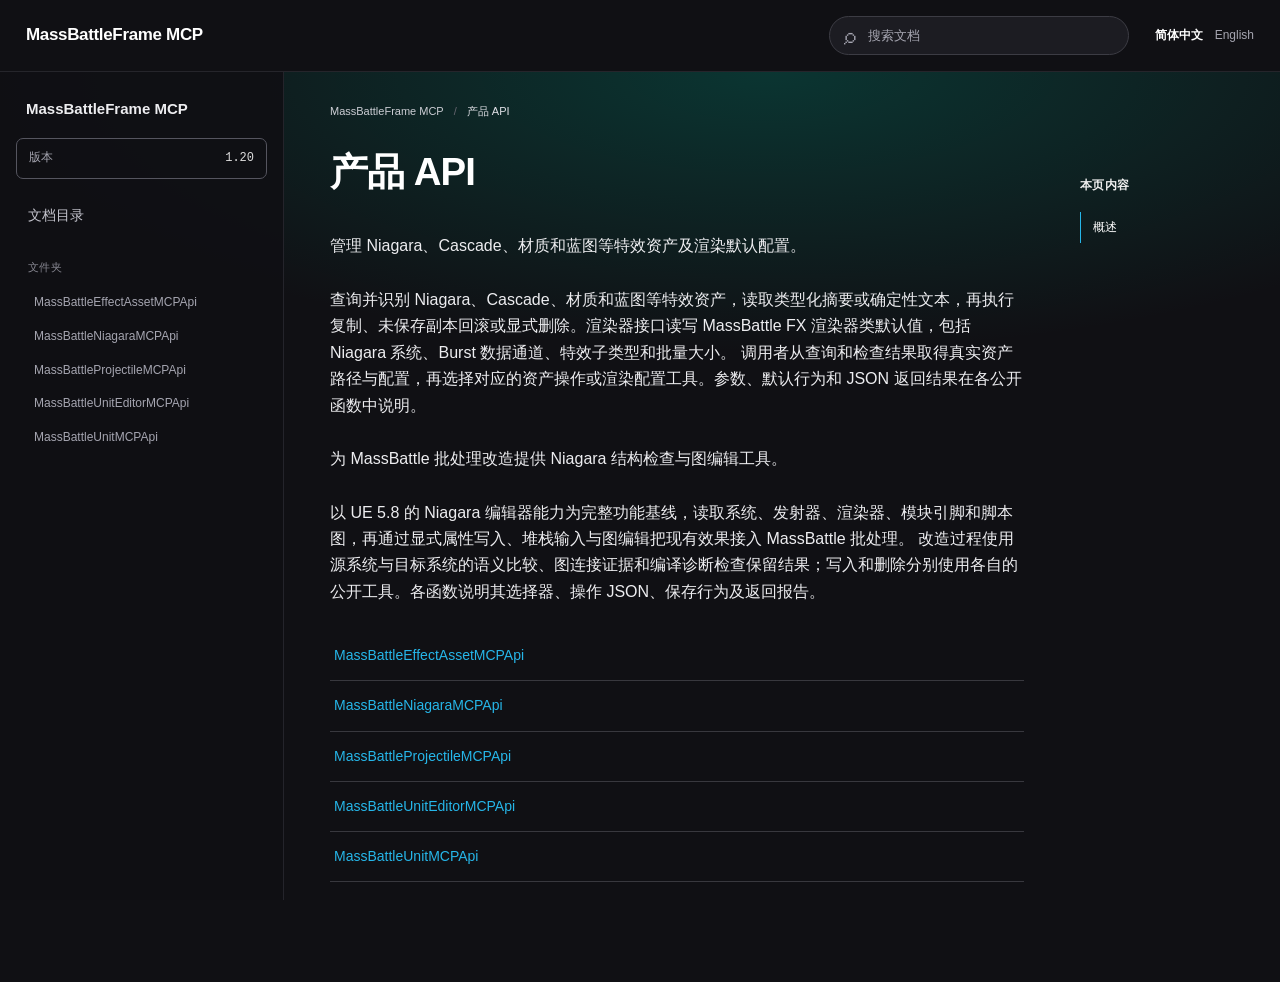
<file: user/zh-CN/API.html>
<!doctype html><html lang="zh-CN"><head><meta charset="utf-8"><meta name="viewport" content="width=device-width,initial-scale=1"><title>MassBattleFrame MCP · 产品 API</title><link rel="stylesheet" href="../../assets/site.css?v=3b2268ddff83"><script defer src="../../assets/site.js?v=3b2268ddff83"></script></head><body>
<a class="skip-link" href="#main-content">跳转到正文</a>
<header><button class="menu-toggle" aria-controls="project-navigation" aria-expanded="false">☰ 目录</button><a class="brand" href="index.html">MassBattleFrame MCP</a><div class="header-search"><label class="search"><span aria-hidden="true">⌕</span><input id="search" type="search" placeholder="搜索文档" aria-label="搜索文档"></label><div id="search-results" hidden></div></div><nav class="languages"><a aria-current="page" href="../zh-CN/API.html">简体中文</a><a href="../en/API.html">English</a></nav></header>
<aside class="sidebar" id="project-navigation"><div class="sidebar-title">MassBattleFrame MCP</div><div class="version"><span>版本</span><strong>1.20</strong></div><nav aria-label="目录"><a class="nav-home" href="index.html">文档目录</a><div class="nav-caption">文件夹</div><ul class="document-items"><li><a href="API--item-157806bdfc02007a.html">MassBattleEffectAssetMCPApi</a></li><li><a href="API--item-f8cca041032d4fc7.html">MassBattleNiagaraMCPApi</a></li><li><a href="API--item-e8ef5912931458ab.html">MassBattleProjectileMCPApi</a></li><li><a href="API--item-fc91a2fbf0981fb9.html">MassBattleUnitEditorMCPApi</a></li><li><a href="API--item-d1b51fcabf11eae3.html">MassBattleUnitMCPApi</a></li></ul></nav></aside>
<main id="main-content" tabindex="-1"><nav class="breadcrumbs" aria-label="项目文档"><a href="index.html">MassBattleFrame MCP</a><span>/</span><span>产品 API</span></nav><section class="page-heading" id="overview"><h1>产品 API</h1></section><article class="api-card type-summary" id="a216bb0bb8f23afffbd96e5a"><p class="brief">管理 Niagara、Cascade、材质和蓝图等特效资产及渲染默认配置。</p><section class="api-details"><p>查询并识别 Niagara、Cascade、材质和蓝图等特效资产，读取类型化摘要或确定性文本，再执行复制、未保存副本回滚或显式删除。渲染器接口读写 MassBattle FX 渲染器类默认值，包括 Niagara 系统、Burst 数据通道、特效子类型和批量大小。 调用者从查询和检查结果取得真实资产路径与配置，再选择对应的资产操作或渲染配置工具。参数、默认行为和 JSON 返回结果在各公开函数中说明。</p></section></article><article class="api-card type-summary" id="121c2a7c7767cc304c3db289"><p class="brief">为 MassBattle 批处理改造提供 Niagara 结构检查与图编辑工具。</p><section class="api-details"><p>以 UE 5.8 的 Niagara 编辑器能力为完整功能基线，读取系统、发射器、渲染器、模块引脚和脚本图，再通过显式属性写入、堆栈输入与图编辑把现有效果接入 MassBattle 批处理。 改造过程使用源系统与目标系统的语义比较、图连接证据和编译诊断检查保留结果；写入和删除分别使用各自的公开工具。各函数说明其选择器、操作 JSON、保存行为及返回报告。</p></section></article><ul class="document-items"><li><a href="API--item-157806bdfc02007a.html">MassBattleEffectAssetMCPApi</a></li><li><a href="API--item-f8cca041032d4fc7.html">MassBattleNiagaraMCPApi</a></li><li><a href="API--item-e8ef5912931458ab.html">MassBattleProjectileMCPApi</a></li><li><a href="API--item-fc91a2fbf0981fb9.html">MassBattleUnitEditorMCPApi</a></li><li><a href="API--item-d1b51fcabf11eae3.html">MassBattleUnitMCPApi</a></li></ul></main>
<aside class="page-toc"><nav aria-label="本页内容"><h2>本页内容</h2><a href="#overview">概述</a></nav></aside><script type="application/json" id="search-index">[{"id": "a216bb0bb8f23afffbd96e5a", "title": "MassBattleEffectAssetMCPApi.h", "name": "MassBattleEffectAssetMCPApi.h", "group": "API", "brief": "管理 Niagara、Cascade、材质和蓝图等特效资产及渲染默认配置。", "page": "API--item-157806bdfc02007a.html"}, {"id": "121c2a7c7767cc304c3db289", "title": "MassBattleNiagaraMCPApi.h", "name": "MassBattleNiagaraMCPApi.h", "group": "API", "brief": "为 MassBattle 批处理改造提供 Niagara 结构检查与图编辑工具。", "page": "API--item-f8cca041032d4fc7.html"}, {"id": "521d945451f14f9c470f799f", "title": "UMassBattleEffectAssetMCPApi", "name": "UMassBattleEffectAssetMCPApi", "group": "API", "brief": "检查、复制特效资产，并配置批处理渲染器的类默认值。", "page": "API--item-157806bdfc02007a.html"}, {"id": "37e8c902ff12be9157fe1434", "title": "读取批处理特效渲染器默认值", "name": "UMassBattleEffectAssetMCPApi::MCP_BatchFxReadRendererDefaults", "group": "API", "brief": "查看新放置渲染器将继承的特效配置。", "page": "API--item-157806bdfc02007a.html"}, {"id": "8304f02e918c6dd9d6fb1580", "title": "设置批处理特效渲染器默认值", "name": "UMassBattleEffectAssetMCPApi::MCP_BatchFxSetRendererDefaults", "group": "API", "brief": "为后续放置的特效渲染器设置统一的系统、数据通道和批量配置。", "page": "API--item-157806bdfc02007a.html"}, {"id": "1ed5c247f62f7df8066a75b7", "title": "导出特效资产文本", "name": "UMassBattleEffectAssetMCPApi::MCP_EffectAssetExportText", "group": "API", "brief": "导出属性与依赖信息，用于比较特效资产。", "page": "API--item-157806bdfc02007a.html"}, {"id": "14b6c94d7f6875d65509528f", "title": "列出特效资产工具能力", "name": "UMassBattleEffectAssetMCPApi::MCP_EffectAssetGetApiStatus", "group": "API", "brief": "确认当前编辑器可用的特效资产操作。", "page": "API--item-157806bdfc02007a.html"}, {"id": "e4d95ad1ba5fad1316a37332", "title": "查询特效资产", "name": "UMassBattleEffectAssetMCPApi::MCP_EffectAssetQuery", "group": "API", "brief": "按目录、名称和类型定位可处理的特效资产。", "page": "API--item-157806bdfc02007a.html"}, {"id": "d4ef2affa58f66bfde166f8e", "title": "读取特效资产摘要", "name": "UMassBattleEffectAssetMCPApi::MCP_EffectAssetReadSummary", "group": "API", "brief": "取得资产类型对应的系统、材质或蓝图信息。", "page": "API--item-157806bdfc02007a.html"}, {"id": "04bb16bcd1f725dc9055e22e", "title": "将特效资产移入回收目录", "name": "UMassBattleEffectAssetMCPApi::MCP_EffectAssetSoftDelete", "group": "API", "brief": "检查资产引用后将其移入回收目录。", "page": "API--item-157806bdfc02007a.html"}, {"id": "39123253c82e7e44c871d41b", "title": "丢弃未保存的特效副本", "name": "UMassBattleEffectAssetMCPApi::MCP_EffectDiscardUnsavedDuplicate", "group": "API", "brief": "回滚本次编辑器会话中尚未保存的特效副本。", "page": "API--item-157806bdfc02007a.html"}, {"id": "5bdd0b128069500ca1fa5eeb", "title": "复制特效资产", "name": "UMassBattleEffectAssetMCPApi::MCP_EffectDuplicateAsset", "group": "API", "brief": "保留源效果数据创建副本，供后续改造。", "page": "API--item-157806bdfc02007a.html"}, {"id": "92db2801752bdb4e295d2cfc", "title": "UMassBattleNiagaraMCPApi", "name": "UMassBattleNiagaraMCPApi", "group": "API", "brief": "检查和修改特效发射器、模块、参数及图连接。", "page": "API--item-f8cca041032d4fc7.html"}, {"id": "5676b7dc1918c255cf560e80", "title": "添加 Niagara 精灵渲染器", "name": "UMassBattleNiagaraMCPApi::MCP_NiagaraAddSpriteRenderer", "group": "API", "brief": "为现有发射器添加带材质与显示绑定的精灵渲染器。", "page": "API--item-f8cca041032d4fc7.html"}, {"id": "1a50dfd7fda4456b3ed0591b", "title": "按顺序应用 Niagara 图编辑", "name": "UMassBattleNiagaraMCPApi::MCP_NiagaraApplyGraphEdit", "group": "API", "brief": "批量调整图连接和堆栈，并校验改造结果。", "page": "API--item-f8cca041032d4fc7.html"}, {"id": "f3c18ab9e985aeaec7aad50f", "title": "比较 Niagara 系统语义", "name": "UMassBattleNiagaraMCPApi::MCP_NiagaraCompareSystems", "group": "API", "brief": "检查副本或改造结果是否保留源系统的效果结构。", "page": "API--item-f8cca041032d4fc7.html"}, {"id": "995da1fa0d6cc1a116568209", "title": "执行 Niagara 显式删除", "name": "UMassBattleNiagaraMCPApi::MCP_NiagaraDelete", "group": "API", "brief": "移除渲染器或用户参数，或停用指定发射器。", "page": "API--item-f8cca041032d4fc7.html"}, {"id": "a759b4f8cd64fc9054a1d43e", "title": "导出 Niagara 确定性文本", "name": "UMassBattleNiagaraMCPApi::MCP_NiagaraExportText", "group": "API", "brief": "生成便于逐项比较的 Niagara 结构文本。", "page": "API--item-f8cca041032d4fc7.html"}, {"id": "69002c5785e40ac7fb85d8ff", "title": "列出 Niagara 工具能力", "name": "UMassBattleNiagaraMCPApi::MCP_NiagaraGetApiStatus", "group": "API", "brief": "确认当前编辑器可用的 Niagara 查询与编辑操作。", "page": "API--item-f8cca041032d4fc7.html"}, {"id": "887e7cad8d6339fae2c28595", "title": "合并写入 Niagara 属性", "name": "UMassBattleNiagaraMCPApi::MCP_NiagaraMergeWrite", "group": "API", "brief": "局部修改系统、发射器或渲染器属性并保留其余值。", "page": "API--item-f8cca041032d4fc7.html"}, {"id": "11c57f2939e716287888a46d", "title": "查询 Niagara 系统", "name": "UMassBattleNiagaraMCPApi::MCP_NiagaraQuery", "group": "API", "brief": "按名称或目录定位 Niagara 系统资产。", "page": "API--item-f8cca041032d4fc7.html"}, {"id": "0b02787ba0883ed920ed1f0a", "title": "读取 Niagara 完整属性与模块", "name": "UMassBattleNiagaraMCPApi::MCP_NiagaraReadAll", "group": "API", "brief": "查看系统、发射器属性以及模块引脚值。", "page": "API--item-f8cca041032d4fc7.html"}, {"id": "29984bf4b93358d500caf83c", "title": "读取 Niagara 脚本图", "name": "UMassBattleNiagaraMCPApi::MCP_NiagaraReadGraph", "group": "API", "brief": "取得图节点、引脚和连线标识，供精确编辑使用。", "page": "API--item-f8cca041032d4fc7.html"}, {"id": "0d4232cb2cb06db9366d2a7d", "title": "读取 Niagara 模块与引脚", "name": "UMassBattleNiagaraMCPApi::MCP_NiagaraReadModule", "group": "API", "brief": "定位指定模块及其引脚，取得后续修改所需标识。", "page": "API--item-f8cca041032d4fc7.html"}, {"id": "d98b4776d0044e5e4d6cf2c7", "title": "读取 Niagara 系统摘要", "name": "UMassBattleNiagaraMCPApi::MCP_NiagaraReadSummary", "group": "API", "brief": "快速查看系统的发射器、渲染器和用户参数组成。", "page": "API--item-f8cca041032d4fc7.html"}, {"id": "ace0ea6f2364692aea1b491f", "title": "设置 Niagara 发射器启用状态", "name": "UMassBattleNiagaraMCPApi::MCP_NiagaraSetEmitterEnabled", "group": "API", "brief": "切换指定发射器的启用状态并返回实际变更结果。", "page": "API--item-f8cca041032d4fc7.html"}, {"id": "a6b89cde4343d33b2ff63bb0", "title": "设置 Niagara 模块引脚默认值", "name": "UMassBattleNiagaraMCPApi::MCP_NiagaraSetModulePin", "group": "API", "brief": "使用节点或模块选择器调整输入引脚的默认值。", "page": "API--item-f8cca041032d4fc7.html"}, {"id": "66c977bd2407339cd1c67281", "title": "UMassBattleProjectileMCPApi", "name": "UMassBattleProjectileMCPApi", "group": "API", "brief": "维护投射物的移动、伤害、触发和生命周期特效配置。", "page": "API--item-e8ef5912931458ab.html"}, {"id": "d6ce6c7a919747b536e02a1f", "title": "创建投射物配置", "name": "UMassBattleProjectileMCPApi::MCP_ProjectileCreate", "group": "API", "brief": "从模板或类默认值生成通过校验的投射物配置。", "page": "API--item-e8ef5912931458ab.html"}, {"id": "b9c8ea24e9f1bb329f8ea4af", "title": "规划或删除投射物配置", "name": "UMassBattleProjectileMCPApi::MCP_ProjectileDelete", "group": "API", "brief": "检查引用关系后预览或执行资产移除。", "page": "API--item-e8ef5912931458ab.html"}, {"id": "14dfa0115cbc16348e0af60e", "title": "读取投射物配置", "name": "UMassBattleProjectileMCPApi::MCP_ProjectileGet", "group": "API", "brief": "查看当前生效的投射物配置及可选的校验、引用信息。", "page": "API--item-e8ef5912931458ab.html"}, {"id": "35e59a8ac12b695069462e08", "title": "列出投射物工具能力", "name": "UMassBattleProjectileMCPApi::MCP_ProjectileGetApiStatus", "group": "API", "brief": "确认当前编辑器的投射物读写与校验操作。", "page": "API--item-e8ef5912931458ab.html"}, {"id": "9fbe36f339d1c9b8106b5e52", "title": "读取投射物字段结构", "name": "UMassBattleProjectileMCPApi::MCP_ProjectileGetSchema", "group": "API", "brief": "获取各移动、伤害模式的字段类型和写入规则。", "page": "API--item-e8ef5912931458ab.html"}, {"id": "0af603bc32196202916cce83", "title": "列出投射物配置", "name": "UMassBattleProjectileMCPApi::MCP_ProjectileList", "group": "API", "brief": "按路径筛选投射物资产并查看配置摘要。", "page": "API--item-e8ef5912931458ab.html"}, {"id": "1fc6baed18807098dc1585e2", "title": "查询投射物配置", "name": "UMassBattleProjectileMCPApi::MCP_ProjectileQuery", "group": "API", "brief": "通过名称或路径定位投射物配置资产。", "page": "API--item-e8ef5912931458ab.html"}, {"id": "ed6542a04ab8e639b6eb2caf", "title": "校验投射物配置", "name": "UMassBattleProjectileMCPApi::MCP_ProjectileValidate", "group": "API", "brief": "检查移动、伤害归属和生命周期特效的配置问题。", "page": "API--item-e8ef5912931458ab.html"}, {"id": "b804e2a2a4a024f0d72829eb", "title": "合并写入投射物配置", "name": "UMassBattleProjectileMCPApi::MCP_ProjectileWrite", "group": "API", "brief": "校验局部改动后写入，保留未指定的投射物字段。", "page": "API--item-e8ef5912931458ab.html"}, {"id": "42563a962229e9245764506d", "title": "UMassBattleStyleMCPApi", "name": "UMassBattleStyleMCPApi", "group": "API", "brief": "按单位风格统计资产分布并生成目录整理方案。", "page": "API--item-d1b51fcabf11eae3.html"}, {"id": "d4646de84643b992c382d68b", "title": "规划单位风格目录整理", "name": "UMassBattleStyleMCPApi::MCP_StylePlanOrganizeUnits", "group": "API", "brief": "按风格计算单位资产的目标目录和移动清单。", "page": "API--item-d1b51fcabf11eae3.html"}, {"id": "6e532f452a683bce1d9d0456", "title": "汇总单位风格组织", "name": "UMassBattleStyleMCPApi::MCP_StyleSummarizeUnits", "group": "API", "brief": "统计风格系列、风格索引和目录类别的单位分布。", "page": "API--item-d1b51fcabf11eae3.html"}, {"id": "c0e0517912a3f45b7ec2d79e", "title": "UMassBattleUnitEditorMCPApi", "name": "UMassBattleUnitEditorMCPApi", "group": "API", "brief": "把骨骼网格体或 Actor 制作为 VAT 单位，并整理生成资产。", "page": "API--item-fc91a2fbf0981fb9.html"}, {"id": "cd233af70f1d8c2728f692b2", "title": "生成或更新 VAT 单位", "name": "UMassBattleUnitEditorMCPApi::MCP_EditorApplyCreateVatUnit", "group": "API", "brief": "将骨骼动画烘焙成贴图，生成用静态网格播放动画的单位。", "page": "API--item-fc91a2fbf0981fb9.html"}, {"id": "02c2006ee72102c8ecbb0ccd", "title": "从 Actor 装配并生成 VAT 单位", "name": "UMassBattleUnitEditorMCPApi::MCP_EditorApplyCreateVatUnitFromActor", "group": "API", "brief": "将 Actor 组件及武器装配为可播放动画的 VAT 单位。", "page": "API--item-fc91a2fbf0981fb9.html"}, {"id": "3d755114d18d68aa76bcae42", "title": "从选区生成 VAT 单位", "name": "UMassBattleUnitEditorMCPApi::MCP_EditorApplyCreateVatUnitFromSelection", "group": "API", "brief": "自动从选中资产解析参数并生成 VAT 单位。", "page": "API--item-fc91a2fbf0981fb9.html"}, {"id": "4828e74da48c7b37e13d5234", "title": "执行单位关联资产整理", "name": "UMassBattleUnitEditorMCPApi::MCP_EditorApplyOrganizeUnitAssets", "group": "API", "brief": "按风格布局移动单位及其关联的源资产和生成资产。", "page": "API--item-fc91a2fbf0981fb9.html"}, {"id": "bcebab4067df23167e6b26d5", "title": "读取单位风格或配方", "name": "UMassBattleUnitEditorMCPApi::MCP_EditorGetProfile", "group": "API", "brief": "查看指定风格或配方的完整 JSON 配置。", "page": "API--item-fc91a2fbf0981fb9.html"}, {"id": "8edb1e011964b43f299942c1", "title": "列出单位编辑流程能力", "name": "UMassBattleUnitEditorMCPApi::MCP_EditorGetStatus", "group": "API", "brief": "确认当前编辑器的 VAT 制作与资产整理能力。", "page": "API--item-fc91a2fbf0981fb9.html"}, {"id": "141783df34aa4d987d0041c6", "title": "检查 Actor 网格体装配", "name": "UMassBattleUnitEditorMCPApi::MCP_EditorInspectActorAssembly", "group": "API", "brief": "核对组件材质和武器绑骨，判断装配能否完成。", "page": "API--item-fc91a2fbf0981fb9.html"}, {"id": "53ccd540ea4489640651bcb1", "title": "检查 VAT 动画烘焙结果", "name": "UMassBattleUnitEditorMCPApi::MCP_EditorInspectVatAnimation", "group": "API", "brief": "核对蒙皮、帧运动、查找 UV 和动画配置。", "page": "API--item-fc91a2fbf0981fb9.html"}, {"id": "ed8062a5e38633ab1ae47e8f", "title": "列出单位风格与创作配方", "name": "UMassBattleUnitEditorMCPApi::MCP_EditorListProfiles", "group": "API", "brief": "选择 VAT 制作需要的风格配置与配方。", "page": "API--item-fc91a2fbf0981fb9.html"}, {"id": "713e7cc2433a3e9e5d433076", "title": "预览 VAT 单位生成规划", "name": "UMassBattleUnitEditorMCPApi::MCP_EditorPlanCreateVatUnit", "group": "API", "brief": "在生成前检查源网格体、动画和输出布局。", "page": "API--item-fc91a2fbf0981fb9.html"}, {"id": "62c8bda9a7948307559a8474", "title": "预览 Actor 转 VAT 单位规划", "name": "UMassBattleUnitEditorMCPApi::MCP_EditorPlanCreateVatUnitFromActor", "group": "API", "brief": "核对 Actor 装配方案和解析后的 VAT 生成参数。", "page": "API--item-fc91a2fbf0981fb9.html"}, {"id": "00888c985e70f798d418dac3", "title": "从选区预览 VAT 单位规划", "name": "UMassBattleUnitEditorMCPApi::MCP_EditorPlanCreateVatUnitFromSelection", "group": "API", "brief": "检查所选资产解析出的 VAT 生成参数。", "page": "API--item-fc91a2fbf0981fb9.html"}, {"id": "3ba0d564f389daa7675f5454", "title": "规划单位关联资产整理", "name": "UMassBattleUnitEditorMCPApi::MCP_EditorPlanOrganizeUnitAssets", "group": "API", "brief": "查看单位及其关联资产将被移动到哪些目录。", "page": "API--item-fc91a2fbf0981fb9.html"}, {"id": "da2c4941d49ab17eec32a854", "title": "校验 VAT 单位生成输入", "name": "UMassBattleUnitEditorMCPApi::MCP_EditorValidateCreateVatUnit", "group": "API", "brief": "检查 VAT 所需字段和引用资产是否齐备。", "page": "API--item-fc91a2fbf0981fb9.html"}, {"id": "e447a21781410439a3eb4807", "title": "UMassBattleUnitMCPApi", "name": "UMassBattleUnitMCPApi", "group": "API", "brief": "查询、创建和局部修改单位配置资产及源 Actor。", "page": "API--item-d1b51fcabf11eae3.html"}, {"id": "7b779567d9d6cabf5c6056f9", "title": "应用单位变更规划", "name": "UMassBattleUnitMCPApi::MCP_UnitApplyPlan", "group": "API", "brief": "将已审阅方案中的改动写入单位资产。", "page": "API--item-d1b51fcabf11eae3.html"}, {"id": "c984d38817739fb8647bc21b", "title": "创建单位配置", "name": "UMassBattleUnitMCPApi::MCP_UnitCreate", "group": "API", "brief": "以模板为起点创建单位配置或源 Actor。", "page": "API--item-d1b51fcabf11eae3.html"}, {"id": "3467883ba4fc1ad77711d87d", "title": "删除或回收单位配置", "name": "UMassBattleUnitMCPApi::MCP_UnitDelete", "group": "API", "brief": "预览或执行单位资产删除方案。", "page": "API--item-d1b51fcabf11eae3.html"}, {"id": "6520fcd2dafd24ca7beaf44c", "title": "导出单位平衡表", "name": "UMassBattleUnitMCPApi::MCP_UnitExport", "group": "API", "brief": "生成用于比较和调参的 JSON 或 CSV 平衡表。", "page": "API--item-d1b51fcabf11eae3.html"}, {"id": "c9038103dd9cd30c636091f3", "title": "查找单位创作资产", "name": "UMassBattleUnitMCPApi::MCP_UnitFindAssets", "group": "API", "brief": "查找制作单位需要的网格体、渲染器和特效资产。", "page": "API--item-d1b51fcabf11eae3.html"}, {"id": "70cb383a77dbbd99fc641365", "title": "读取单位配置", "name": "UMassBattleUnitMCPApi::MCP_UnitGet", "group": "API", "brief": "查看单位配置及源 Actor 的导出信息。", "page": "API--item-d1b51fcabf11eae3.html"}, {"id": "bcb1c45cee3e0fa375ae54f0", "title": "列出单位工具能力", "name": "UMassBattleUnitMCPApi::MCP_UnitGetApiStatus", "group": "API", "brief": "确认当前编辑器提供哪些单位操作。", "page": "API--item-d1b51fcabf11eae3.html"}, {"id": "75df77daf143abcbe739d1ac", "title": "读取单位字段结构", "name": "UMassBattleUnitMCPApi::MCP_UnitGetSchema", "group": "API", "brief": "确定单位局部写入可用的字段、类型和嵌套结构。", "page": "API--item-d1b51fcabf11eae3.html"}, {"id": "e4ecdc9e9ad4af21cb7a0133", "title": "列出单位配置", "name": "UMassBattleUnitMCPApi::MCP_UnitList", "group": "API", "brief": "按路径筛选单位资产并查看平衡数据。", "page": "API--item-d1b51fcabf11eae3.html"}, {"id": "44d8610c3495cb324c333576", "title": "合并写入单位配置", "name": "UMassBattleUnitMCPApi::MCP_UnitMergeUpdate", "group": "API", "brief": "局部修改单位并保留未提交的字段。", "page": "API--item-d1b51fcabf11eae3.html"}, {"id": "1352dc5db4096033a86c953b", "title": "规划单位合并写入", "name": "UMassBattleUnitMCPApi::MCP_UnitPlanMergeUpdate", "group": "API", "brief": "在写入前检查局部修改将产生的字段差异。", "page": "API--item-d1b51fcabf11eae3.html"}, {"id": "7a05a9ee35a81326094b0c55", "title": "预览单位规划差异", "name": "UMassBattleUnitMCPApi::MCP_UnitPreviewDiff", "group": "API", "brief": "查看已保存方案的完整差异及可执行状态。", "page": "API--item-d1b51fcabf11eae3.html"}]</script></body></html>
</file>
<file: assets/site.css>
:root{color-scheme:dark;--ink:#ededf0;--muted:#a5a5b0;--line:#38383e;--accent:#26b6e9;--surface:#1d1d23;--sidebar:284px;--toc:210px;--header:72px}
*{box-sizing:border-box}
html{scroll-behavior:smooth;scroll-padding-top:100px}
body{margin:0;color:var(--ink);background:radial-gradient(ellipse 78% 350px at 60% 0,rgba(0,125,107,.34),transparent 80%) 0 var(--header)/100% 420px no-repeat,#101014;font:16px/1.65 "Segoe UI","Microsoft YaHei",Arial,sans-serif}
a{color:var(--accent);text-decoration:none}a:hover{text-decoration:underline}
button,input{font:inherit}button{cursor:pointer}button:focus-visible,a:focus-visible,summary:focus-visible,input:focus-visible{outline:2px solid var(--accent);outline-offset:3px}
header{height:var(--header);position:fixed;inset:0 0 auto;z-index:20;background:#101014;border-bottom:1px solid #25252b;display:flex;align-items:center;padding:0 26px;gap:26px}
.brand{display:flex;align-items:center;gap:12px;font-size:17px;font-weight:700;color:#fff;white-space:nowrap;letter-spacing:-.02em}.brand:hover{text-decoration:none}
.brand-mark{display:grid;place-items:center;flex-shrink:0;width:32px;height:32px;border:2px solid #eee;border-radius:50%;font-size:22px;font-weight:800;line-height:1}
.header-nav{display:flex;gap:20px;height:100%;align-items:center;white-space:nowrap;font-size:13px}.header-nav a{color:var(--muted);height:100%;display:flex;align-items:center;border-bottom:2px solid transparent}.header-nav a:hover{text-decoration:none;color:#fff}.header-nav [aria-current]{color:#fff;border-color:var(--accent)}
.header-search{position:relative;margin-left:auto;width:300px;min-width:190px}.search{display:flex;gap:10px;align-items:center;border:1px solid #3c3c44;border-radius:24px;background:#1c1c22;padding:5px 14px;min-height:39px}.search span{font-size:23px;color:var(--muted);line-height:1}.search input{min-width:0;width:100%;border:0;background:none;outline:0;color:var(--ink);font-size:13px}.search input::placeholder{color:var(--muted)}.search:focus-within{border-color:var(--accent)}
.languages{display:flex;gap:12px;white-space:nowrap;font-size:12px}.languages a{color:var(--muted)}.languages [aria-current]{color:#fff;font-weight:600}
.sidebar{position:fixed;inset:var(--header) auto 0 0;width:var(--sidebar);padding:25px 16px 30px;overflow-y:auto;border-right:1px solid #24242b;background:#101014e8;scrollbar-width:thin;scrollbar-color:#44444e transparent}
.sidebar-title{font-size:15px;font-weight:650;margin:0 10px 16px}.version{display:flex;justify-content:space-between;gap:10px;border:1px solid #55555f;border-radius:7px;padding:9px 12px;margin:0 0 18px;font-size:12px}.version span{color:var(--muted)}.version strong{font:12px/1.8 ui-monospace,Consolas,monospace;color:#ddd}
.nav-home,.nav-item{display:flex;align-items:center;justify-content:space-between;gap:8px;padding:8px 12px;margin:3px 0;color:#c4c4cd;font-size:14px;line-height:1.5;border-radius:5px}.nav-home:hover,.nav-item:hover{background:#232329;text-decoration:none;color:#fff}.nav-home.active,.nav-item.active{color:#fff;background:#323238;font-weight:600}.nav-caption{font-size:11px;letter-spacing:.04em;color:#878791;margin:24px 12px 10px}
.nav-group{margin:0}.nav-group>summary{display:flex;align-items:center;list-style:none;cursor:pointer}.nav-group>summary::-webkit-details-marker{display:none}.nav-group>summary:before{content:'›';color:#aaa;transform:rotate(90deg);margin:0 2px 0 4px}.nav-group:not([open])>summary:before{transform:none}.nav-group .nav-item{flex:1;min-width:0}.nav-symbols{list-style:none;margin:4px 0 14px 15px;padding:0 0 0 12px;border-left:1px solid #3b3b44}.nav-symbols a{display:block;padding:6px 8px;color:#a5a5b0;font-size:12px;line-height:1.55;overflow-wrap:anywhere}.nav-symbols a:hover{color:#fff;text-decoration:none;background:#232329;border-radius:4px}.sidebar footer{font-size:11px;color:#7f7f8c;margin:32px 12px 0}
main{margin-left:var(--sidebar);margin-right:var(--toc);padding:102px 46px 90px;min-height:100vh;max-width:1250px;outline:none}
.breadcrumbs{display:flex;align-items:center;gap:10px;font-size:11px;color:#a8a8b4;margin:0 0 28px;white-space:nowrap;overflow:hidden}.breadcrumbs a{color:#cdced5}.breadcrumbs>span:last-child{overflow:hidden;text-overflow:ellipsis;color:#e2e2e8}.breadcrumbs>span:nth-child(2n){color:#666670}
.hero,.page-heading{margin:0 0 36px;max-width:850px;scroll-margin-top:0}.hero h1,.page-heading h1{font-size:clamp(30px,3vw,42px);line-height:1.25;letter-spacing:-.025em;margin:12px 0 16px;font-weight:700;color:#fff}.hero p,.page-heading>p{font-size:17px;line-height:1.8;color:#b7b7c1;margin:0;max-width:800px}
.section-heading{font-size:24px;font-weight:650;line-height:1.4;margin:40px 0 22px;scroll-margin-top:0}.family-grid{display:grid;grid-template-columns:repeat(2,minmax(0,1fr));gap:16px}.family-card{display:block;border:1px solid var(--line);border-radius:8px;background:#1b1b21;padding:23px 24px;color:var(--ink);transition:background .15s,border-color .15s}.family-card:hover{background:#24242c;border-color:#646470;text-decoration:none}.family-card h2{font-size:19px;line-height:1.45;margin:0 0 10px;font-weight:650;color:#fff}.family-card p{margin:0;font-size:14px;color:#ababba;line-height:1.7}.card-link{display:block;margin-top:18px;font-size:12px;color:var(--accent)}
.page-toc{position:fixed;top:176px;bottom:40px;right:22px;width:calc(var(--toc) - 32px);overflow-y:auto;scrollbar-width:thin;scrollbar-color:#393943 transparent}.page-toc h2{font-size:12px;letter-spacing:.03em;margin:0 0 16px;color:#eee;font-weight:650}.page-toc a{display:block;color:#92929f;border-left:1px solid #36363e;padding:6px 12px;font-size:12px;line-height:1.6;overflow-wrap:anywhere}.page-toc a:hover,.page-toc a.active{border-color:var(--accent);color:#fff;text-decoration:none}
.experimental{display:inline-block;background:#3b3122;color:#e6c482;border:1px solid #665333;border-radius:4px;padding:3px 9px;font-size:12px;margin-top:16px}
.quick-start{border:1px solid #3a3a44;border-radius:9px;padding:20px 24px;margin-bottom:36px;background:#1b1b22;scroll-margin-top:0}.quick-start h2{font-size:17px;margin:0 0 12px;font-weight:600}.quick-start pre{margin:0;background:#131319;border-color:#35353e}
.api-card{border:0;border-top:1px solid var(--line);background:transparent;margin:48px 0 0;padding:34px 0 0;scroll-margin-top:0}.api-heading{display:flex;align-items:center;flex-wrap:wrap;gap:12px;margin-bottom:10px}.api-heading h2{font-size:30px;line-height:1.4;margin:0;font-weight:700;letter-spacing:-.02em;overflow-wrap:anywhere}.api-name{display:block;color:#a5a5b0;font-size:12px;overflow-wrap:anywhere}.brief{font-size:16px;line-height:1.8;margin:22px 0 18px}.api-card h3{font-size:23px;margin:34px 0 14px;font-weight:650}.api-card h4{font-size:18px}.api-card p{overflow-wrap:anywhere}.api-card ul,.api-card ol{padding-left:23px}
code,pre{font:12px/1.8 ui-monospace,SFMono-Regular,Consolas,"Liberation Mono",monospace}pre{padding:20px 22px;background:#202024;border:0;border-radius:6px;overflow-x:auto;color:#ededf0;font-size:14px;line-height:1.65}pre code{font:inherit}p code,li code,dt code{color:#bde7f2;background:#25252d;padding:2px 5px;border-radius:3px}dl{margin:16px 0}dt{margin-top:14px}dd{margin-left:20px;color:#b7b7c3}
.parameters,.member-index,.call-table{width:100%;border-collapse:separate;border-spacing:0;margin:24px 0 30px;font-size:14px;line-height:1.65}.parameters th,.parameters td,.member-index th,.member-index td,.call-table th,.call-table td{padding:16px;text-align:left;vertical-align:top;overflow-wrap:anywhere}.parameters thead th,.member-index thead th,.call-table thead th{padding:8px 16px;color:#aaaab4;background:transparent;border:0;font-size:13px;font-weight:600}.parameters tbody>tr>*,.member-index tbody>tr>*,.call-table tbody>tr>*{background:#202024;border:0;border-bottom:1px solid #34343c}.parameters tbody th,.member-index tbody th,.call-table tbody th{font-weight:400}.parameters tbody tr:last-child>*,.member-index tbody tr:last-child>*,.call-table tbody tr:last-child>*{border-bottom:0}.parameters tbody tr:first-child>:first-child,.member-index tbody tr:first-child>:first-child,.call-table tbody tr:first-child>:first-child{border-top-left-radius:6px}.parameters tbody tr:first-child>:last-child,.member-index tbody tr:first-child>:last-child,.call-table tbody tr:first-child>:last-child{border-top-right-radius:6px}.parameters tbody tr:last-child>:first-child,.member-index tbody tr:last-child>:first-child,.call-table tbody tr:last-child>:first-child{border-bottom-left-radius:6px}.parameters tbody tr:last-child>:last-child,.member-index tbody tr:last-child>:last-child,.call-table tbody tr:last-child>:last-child{border-bottom-right-radius:6px}.parameters thead th:first-child{width:25%}.parameters thead th:nth-child(2){width:30%}.parameter-name{font-size:14px}.parameter-native{display:block;color:var(--muted);font-size:11px;margin-top:4px}.type{font:13px/1.65 ui-monospace,Consolas,monospace;color:#d0d0da;overflow-wrap:anywhere}.default{display:block;margin-top:4px;color:#aaaab4;font-size:12px}
.notes,.warnings,.internal{padding:5px 18px;margin:22px 0;border:1px solid #3b3b46;border-left:3px solid #778793;border-radius:6px;background:#1b1b22}.warnings{border-left-color:#c8a65e;background:#27231c}.notes h3,.warnings h3,.internal h3{margin-top:14px}
#search-results{position:absolute;top:45px;left:0;right:0;max-height:65vh;overflow-y:auto;background:#22222b;border:1px solid #4b4b59;border-radius:7px;box-shadow:0 14px 35px #0008}#search-results a{display:block;padding:12px 14px;border-bottom:1px solid #3a3a45;font-size:13px;color:#eee}#search-results a:hover{background:#30303b;text-decoration:none}#search-results a:last-child{border-bottom:0}#search-results small{display:block;font-size:10px;line-height:1.6;color:#a7a7b7;overflow-wrap:anywhere}
.menu-toggle{display:none;color:#ddd;background:#24242c;border:1px solid #444450;border-radius:4px;padding:5px 9px;white-space:nowrap;font-size:12px}.skip-link{position:fixed;top:-70px;left:20px;z-index:30;background:#fff;color:#111;padding:10px 16px}.skip-link:focus{top:12px}
@media(min-width:1700px){:root{--sidebar:310px;--toc:250px}main{padding-left:64px;padding-right:64px}.page-toc{right:28px}}
@media(max-width:1180px){:root{--toc:0px;--sidebar:260px}.page-toc{display:none}main{padding-left:38px;padding-right:38px}header{gap:18px;padding:0 20px}.header-search{width:240px}.brand{font-size:15px}}
@media(max-width:900px){:root{--sidebar:0px;--header:116px}header{height:var(--header);display:grid;grid-template-columns:auto minmax(0,1fr) auto;grid-template-rows:auto auto;gap:8px 16px;padding:12px 18px;align-content:center}.menu-toggle{display:block;grid-column:1;grid-row:1}.brand{font-size:14px;grid-column:2;grid-row:1;min-width:0;overflow:hidden}.languages{grid-column:3;grid-row:1;justify-content:flex-end;margin:0;font-size:11px}.header-search{grid-column:1 / 3;grid-row:2;min-width:0;width:auto;margin:0}.search{min-height:36px}.sidebar{visibility:hidden;width:280px;transform:translateX(-100%);transition:transform .18s;background:#141419;z-index:15;box-shadow:12px 0 35px #0005}.navigation-open .sidebar{visibility:visible;transform:translateX(0)}main{padding:144px 26px 60px;margin:0}.breadcrumbs{font-size:10px;margin-bottom:24px}.hero h1,.page-heading h1{font-size:33px}.hero p,.page-heading>p{font-size:15px}.family-grid{gap:14px}.family-card{padding:20px}.api-card{scroll-margin-top:0}html{scroll-padding-top:140px}}
@media(max-width:540px){header{padding:12px 14px;gap:8px 10px}.brand{gap:8px;font-size:12px}.languages{gap:7px;font-size:10px}.menu-toggle{font-size:11px;padding:4px 7px}.search{padding:4px 10px}.search input{font-size:11px}main{padding:142px 20px 50px}.family-grid{grid-template-columns:1fr}.hero h1,.page-heading h1{font-size:29px}.family-card h2{font-size:18px}.quick-start{padding:16px}.api-heading h2{font-size:22px}.parameters th,.parameters td{padding:10px}.type{font-size:10px}}
.document-items{list-style:none;padding:0;margin:10px 0;font-size:14px;line-height:1.8}.document-items>li{border-bottom:1px solid var(--line)}.document-items a{display:block;padding:12px 4px;overflow-wrap:anywhere}.document-items small{font-size:10px;color:#aaaaba;margin-left:8px}.document-items a[aria-current=page]{color:#fff;font-weight:650}.sidebar .document-items{font-size:12px;padding-left:18px}.sidebar .document-items>li{border:0}.sidebar .document-items a{padding:6px 0;color:var(--muted)}.sidebar .document-items a:hover,.sidebar .document-items a[aria-current=page]{color:#fff}.api-heading h3{font-size:30px;line-height:1.4;margin:0;font-weight:700;letter-spacing:-.02em}.type-summary{border:0;background:transparent;padding:0;margin:18px 0}.page-toc a.toc-member{padding-left:23px;font-size:11px}
@media(prefers-reduced-motion:reduce){html{scroll-behavior:auto}*{transition:none!important}}

.api-ref{color:var(--accent);text-decoration:underline;text-underline-offset:3px;cursor:pointer}.api-ref code{background:none;padding:0;color:inherit;font:inherit}.api-ref:hover,.api-ref:focus-visible{color:#8cdef8;text-decoration:underline}
.call-table{table-layout:fixed}.call-table thead th:first-child{width:32%}.call-table thead th:last-child{width:18%}.call-table tbody .call-current>*{background:#2a2a33}.call-table .call-current th{border-left:2px solid var(--accent)}.call-table th>a{color:var(--accent);text-decoration:underline;text-underline-offset:3px}.call-table .call-execution{color:#b7b7c1;font-size:13px}.usage-guidance{margin:18px 0;padding:12px 16px;border-left:2px solid #62626d;background:#18181e;color:#c4c4ce;font-size:14px}.usage-guidance p{margin:0 0 10px}.usage-guidance p:last-child{margin-bottom:0}.api-details{margin:26px 0}.api-details>p{margin:14px 0}


/* API reference layout follows the Unreal Engine documentation. */
.file-overview{margin-bottom:52px}.file-overview>.page-heading,.class-heading{display:flex;align-items:center;flex-wrap:wrap;gap:12px}.api-declaration{margin:22px 0 26px}.file-overview>.page-heading{margin-bottom:20px}.file-overview .page-heading h1{overflow-wrap:anywhere}
.file-overview .type-summary{margin:0}.file-overview .brief{margin:0 0 24px;font-size:18px;color:#b7b7c1}.file-overview p:last-child{margin-bottom:0}
.class-section{margin:52px 0 0;scroll-margin-top:0}.class-heading{border-top:1px solid var(--line);padding-top:32px;margin-bottom:20px}
.class-heading h2{margin:0;font-size:34px;line-height:1.35;letter-spacing:-.02em;color:#fff;overflow-wrap:anywhere}.class-members>.type-summary{margin:0 0 34px}
.member-index{margin:32px 0 46px}.member-index caption{text-align:left;font-size:28px;font-weight:700;color:#fff;margin-bottom:18px}
.member-index td:first-child{width:45%}.member-index td>a{display:inline-flex;align-items:flex-start;gap:8px;text-decoration:underline;text-underline-offset:3px}.member-index tbody tr:hover>*{background:#282830}
.entity-label{display:inline-block;flex-shrink:0;border:1px solid #555560;border-radius:3px;padding:1px 6px;color:#c1c1cc;background:#282830;font:600 11px/1.6 "Segoe UI","Microsoft YaHei",Arial,sans-serif;white-space:nowrap}.function-signature{font-family:ui-monospace,Consolas,monospace;font-size:14px;overflow-wrap:anywhere}.api-heading .function-signature{font-size:.88em;font-weight:inherit;line-height:inherit;color:#f1f1f5}.member-index td>a{flex-wrap:wrap}
@media(max-width:600px){.class-heading h2{font-size:26px}.api-heading h2,.api-heading h3{font-size:26px}.member-index th,.member-index td{padding:10px}.member-index td:first-child{width:32%}}
</file>
